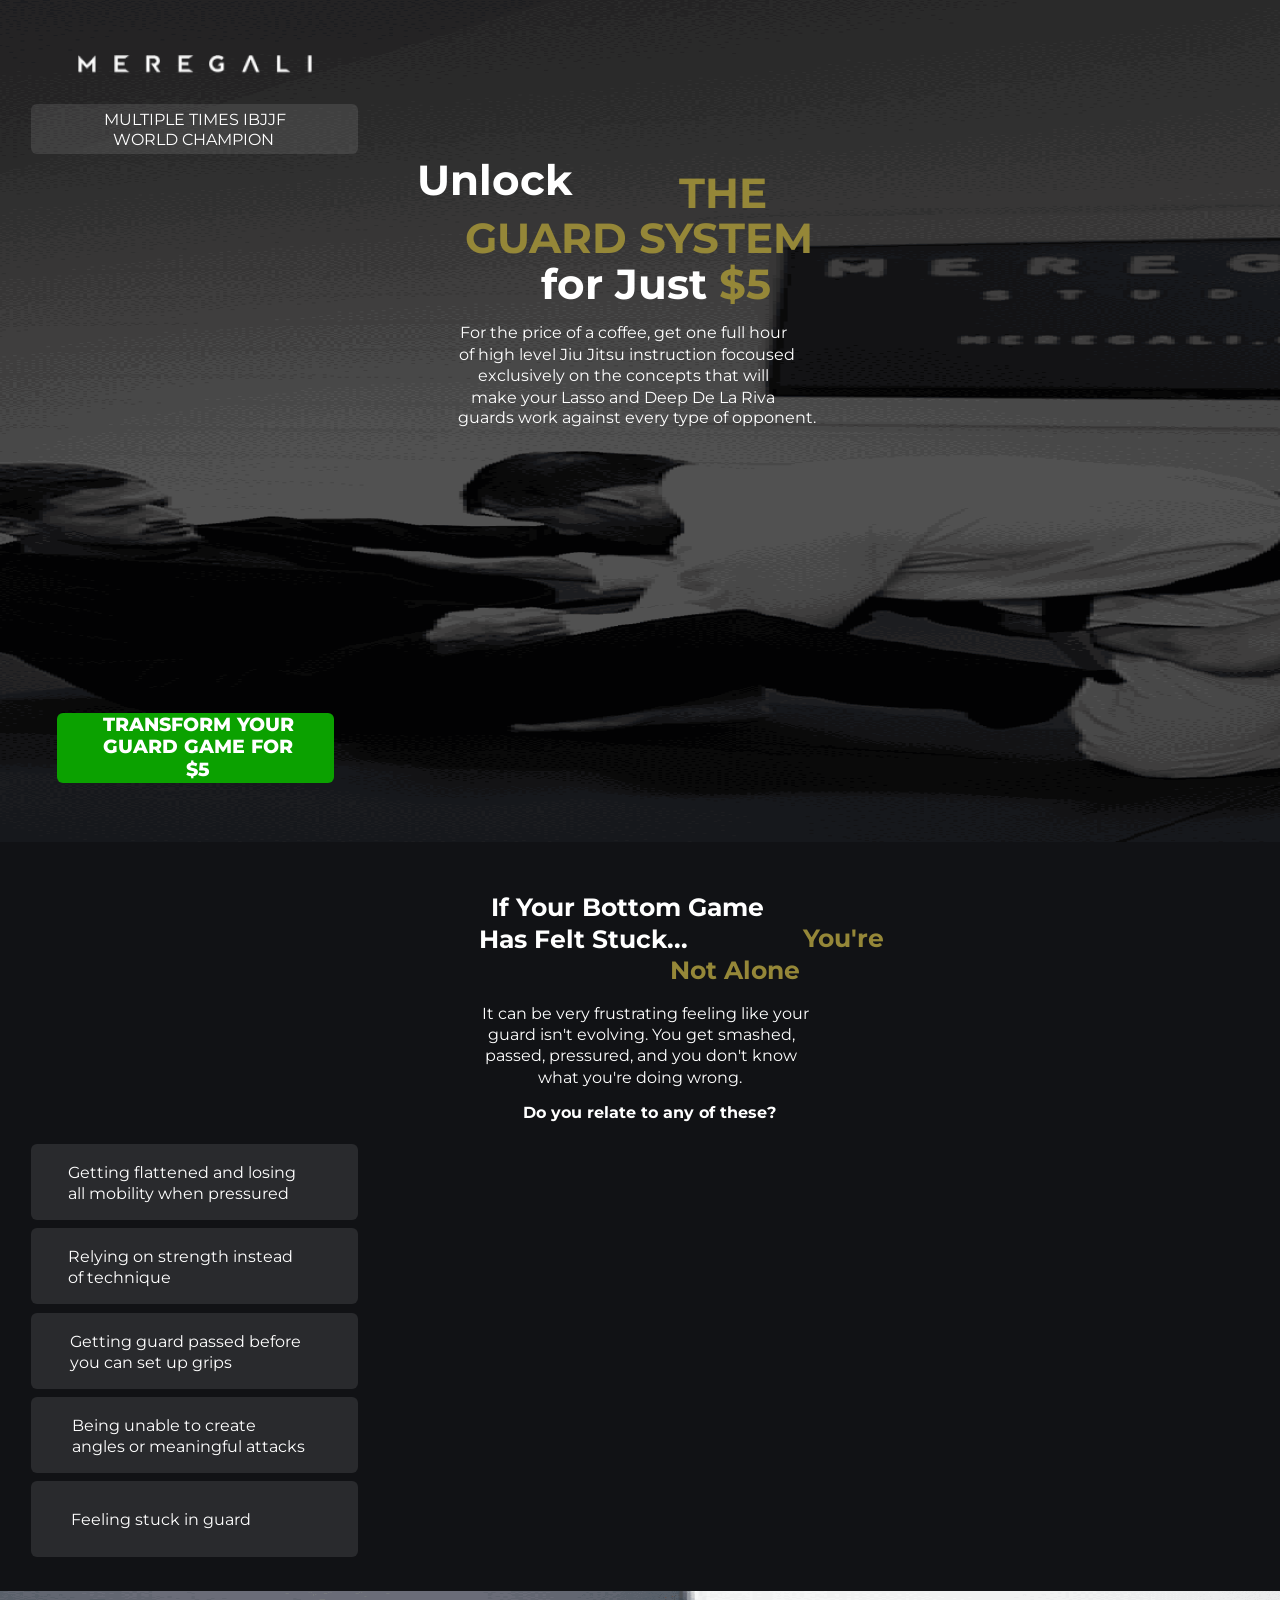
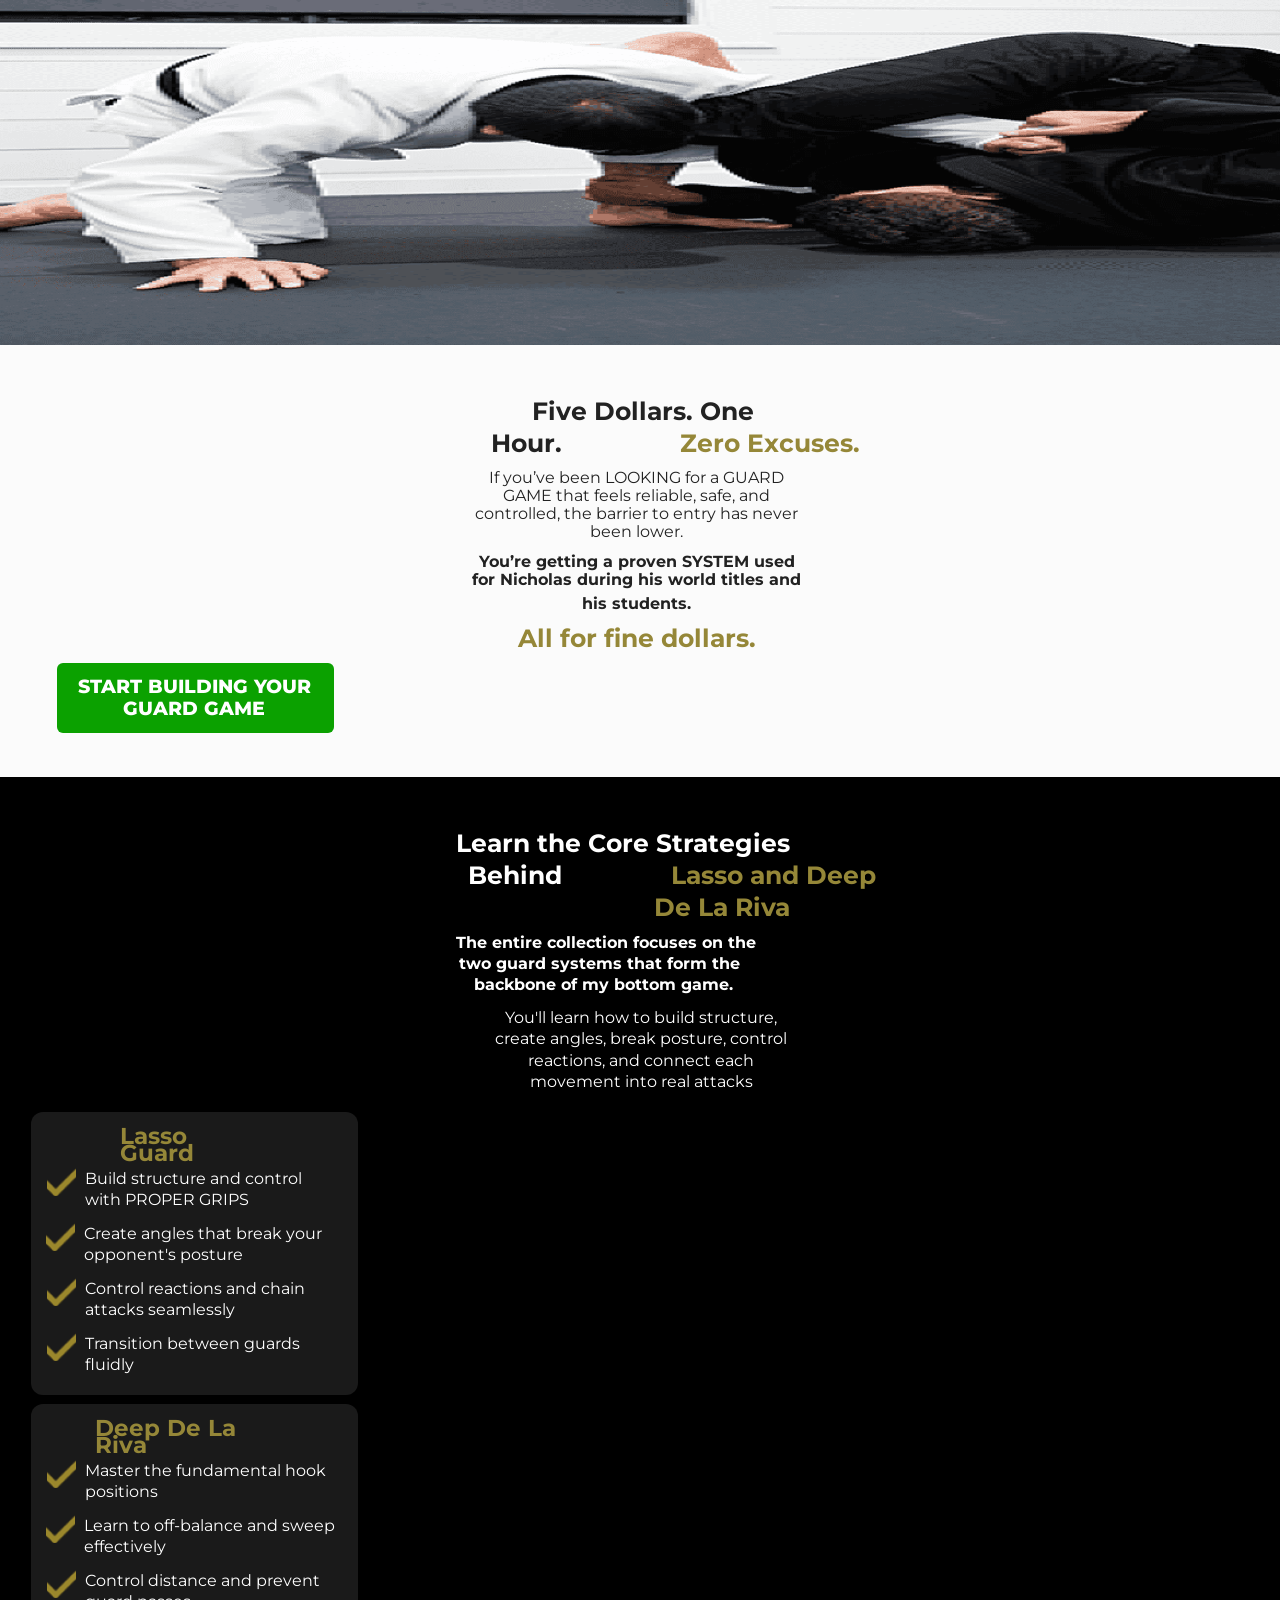
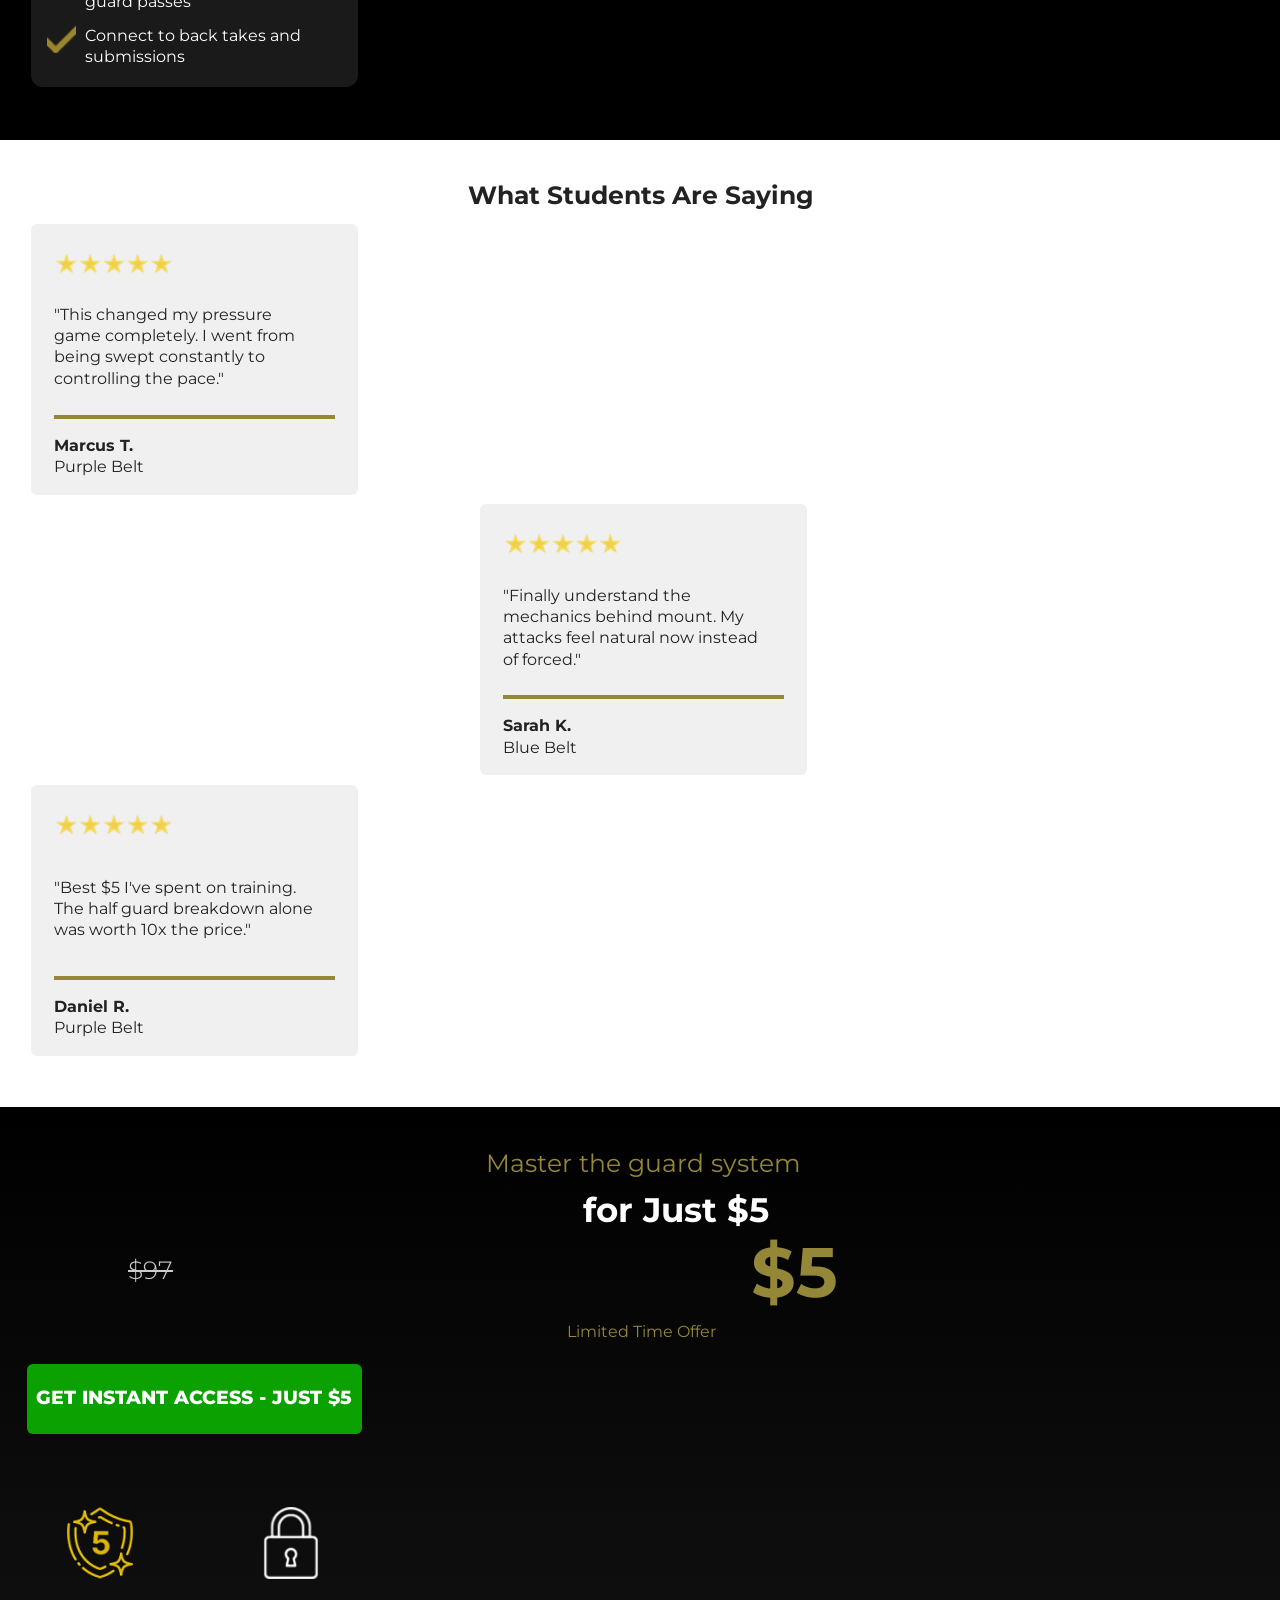
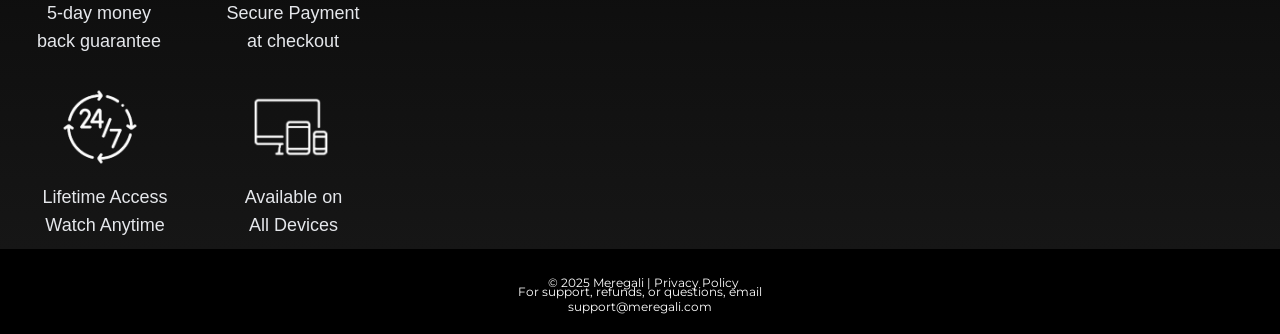
<file: bottom-game/index.html>
<!DOCTYPE html>
<html lang="en" data-redirect-timezone="1" dir="ltr"><head>
	<meta charset="utf-8">
	
	
	
	<!-- Start of headStart -->
    
    <!-- Snippet: xfLMQcrpP --><!-- Google Tag Manager -->

<!-- End Google Tag Manager --><!-- SnippetEnd: xfLMQcrpP --><!-- End of headStart -->
	<meta name="viewport" content="width=device-width">
	<meta name="generator" content="Framer 293632e">
	<title>Meregali</title>
    <meta name="description" content="This isn’t a collection of techniques, it’s a place to learn jiu-jitsu with structure, purpose, and clarity">
    <meta name="framer-search-index" content="https://framerusercontent.com/sites/7eYqqk7WEUElhVLI3Ok0OS/searchIndex-4mnp1vwad45J.json">
    <meta name="framer-search-index-fallback" content="https://framerusercontent.com/sites/7eYqqk7WEUElhVLI3Ok0OS/searchIndex-PoVAeLrtsJI5.json">
    <link href="../assets/default-favicon-light.v1.png" rel="icon" media="(prefers-color-scheme: light)">
    <link href="../assets/default-favicon-dark.v1.png" rel="icon" media="(prefers-color-scheme: dark)">
    <link rel="apple-touch-icon" href="../assets/default-touch-icon.v3.png">
    <!-- Open Graph / Facebook -->
    <meta property="og:type" content="website">
    <meta property="og:title" content="Meregali">
    <meta property="og:description" content="This isn’t a collection of techniques, it’s a place to learn jiu-jitsu with structure, purpose, and clarity">
    <!-- Twitter -->
    <meta name="twitter:card" content="summary_large_image">
    <meta name="twitter:title" content="Meregali">
    <meta name="twitter:description" content="This isn’t a collection of techniques, it’s a place to learn jiu-jitsu with structure, purpose, and clarity">
	
	
	
	<meta name="robots" content="max-image-preview:large"><link rel="canonical" href="https://lp.meregali.com/bottom-game"><meta property="og:url" content="https://lp.meregali.com/bottom-game"><!-- Start of headEnd -->
    
    <!-- End of headEnd -->
<link rel="stylesheet" href="styles.css"></head>
<body>
	
	<!-- Start of bodyStart -->
    
    <!-- Snippet: OP3WugyOW --><!-- Google Tag Manager (noscript) -->

<!-- End Google Tag Manager (noscript) --><!-- SnippetEnd: OP3WugyOW --><!-- End of bodyStart -->
	
	<div id="main" data-framer-hydrate-v2="{&quot;routeId&quot;:&quot;ksaD_kpwT&quot;,&quot;localeId&quot;:&quot;default&quot;,&quot;breakpoints&quot;:[{&quot;hash&quot;:&quot;1cxvsqq&quot;,&quot;mediaQuery&quot;:&quot;(min-width: 1440px)&quot;},{&quot;hash&quot;:&quot;ork759&quot;,&quot;mediaQuery&quot;:&quot;(max-width: 1439.98px)&quot;}]}" data-framer-ssr-released-at="2026-02-10T08:36:42.198Z" data-framer-page-optimized-at="2026-02-14T19:17:51.083Z" data-framer-generated-page=""><!--$--><div data-framer-root="" class="framer-DUZXi framer-1cxvsqq" style="min-height:100vh;width:auto"><div class="framer-15ga4cb hidden-ork759" data-framer-name="1920w light"><div class="framer-lqyye7" data-framer-name="Body paints"></div><div class="framer-1yvuj26" data-framer-name="Background"><div class="framer-1u2t3lx" data-framer-name="Image"><div style="position:absolute;border-radius:inherit;corner-shape:inherit;top:0;right:0;bottom:0;left:0" data-framer-background-image-wrapper="true"><img decoding="async" width="3840" height="1630" src="../assets/AuuRLBlTPGsMhxXV6tzz6cHNuAA.png" alt="" style="display:block;width:100%;height:100%;border-radius:inherit;corner-shape:inherit;object-position:center;object-fit:fill" data-framer-original-sizes="100vw"></div><div class="framer-gc488j" data-framer-name="Strong → Unlock&nbsp;" style="justify-content:center;transform:none" data-framer-component-type="RichTextContainer"><p dir="auto" style="--font-selector:R0Y7TW9udHNlcnJhdC03MDA=;--framer-font-family:&quot;Montserrat&quot;, &quot;Montserrat Placeholder&quot;, sans-serif;--framer-font-size:72px;--framer-font-weight:700;--framer-line-height:77px;--framer-text-alignment:center;--framer-text-color:rgb(149, 135, 56)" class="framer-text"><span style="--framer-text-color:rgb(255, 255, 255)" class="framer-text">Unlock&nbsp;</span>THE GUARD SYSTEM</p><p dir="auto" style="--font-selector:R0Y7TW9udHNlcnJhdC03MDA=;--framer-font-family:&quot;Montserrat&quot;, &quot;Montserrat Placeholder&quot;, sans-serif;--framer-font-size:72px;--framer-font-weight:700;--framer-line-height:77px;--framer-text-alignment:center;--framer-text-color:rgb(255, 255, 255)" class="framer-text">for Just&nbsp;<span style="--framer-text-color:rgb(149, 135, 56)" class="framer-text">$5</span></p></div><div class="framer-1sjxd2g" data-framer-name="7684973c-meregali-logo-1746557646_108f00t000000000000028.png"><div style="position:absolute;border-radius:inherit;corner-shape:inherit;top:0;right:0;bottom:0;left:0" data-framer-background-image-wrapper="true"><img decoding="async" width="1212" height="116" src="../assets/MKo4XB2qZB4YdGshyL3oHfTHJs.png" alt="" style="display:block;width:100%;height:100%;border-radius:inherit;corner-shape:inherit;object-position:center;object-fit:fill" data-framer-original-sizes="303px"></div></div><div class="framer-k9c6of" data-framer-name="Overlay"><div class="framer-1fiabes" data-framer-name="MULTIPLE TIMES IBJJF WORLD CHAMPION" style="justify-content:center;transform:none" data-framer-component-type="RichTextContainer"><p style="--font-selector:R0Y7TW9udHNlcnJhdC1yZWd1bGFy;--framer-font-family:&quot;Montserrat&quot;, &quot;Montserrat Placeholder&quot;, sans-serif;--framer-font-size:20px;--framer-line-height:26px;--framer-text-alignment:center;--framer-text-color:rgb(255, 255, 255)" class="framer-text">MULTIPLE TIMES </p><p style="--font-selector:R0Y7TW9udHNlcnJhdC1yZWd1bGFy;--framer-font-family:&quot;Montserrat&quot;, &quot;Montserrat Placeholder&quot;, sans-serif;--framer-font-size:20px;--framer-line-height:26px;--framer-text-alignment:center;--framer-text-color:rgb(255, 255, 255)" class="framer-text">IBJJF WORLD CHAMPION</p></div></div><!--$--><a class="framer-8yeyjb framer-2gyt0r" data-framer-name="Link" href="https://meregali.com/programs/bottom-game" target="_blank" rel="noopener"><div class="framer-9h1z51" data-framer-name="TRANSFORM YOUR GUARD GAME FOR $5" style="justify-content:center;transform:none" data-framer-component-type="RichTextContainer"><p style="--font-selector:R0Y7TW9udHNlcnJhdC04MDA=;--framer-font-family:&quot;Montserrat&quot;, &quot;Montserrat Placeholder&quot;, sans-serif;--framer-font-size:18px;--framer-font-weight:800;--framer-line-height:22px;--framer-text-alignment:center;--framer-text-color:rgb(255, 255, 255)" class="framer-text">TRANSFORM YOUR GUARD GAME FOR $9</p></div></a><!--/$--><div class="framer-1gpemow" data-framer-name="For the price of a coffee, get one full hour of high level Jiu Jitsu instruction (CLASSES OU INSTRUCTION) focused exclusively on the concepts that will make your Lasso and Deep De La Riva guards work against every type of opponent." style="justify-content:center;transform:none" data-framer-component-type="RichTextContainer"><p style="--font-selector:R0Y7TW9udHNlcnJhdC1yZWd1bGFy;--framer-font-family:&quot;Montserrat&quot;, &quot;Montserrat Placeholder&quot;, sans-serif;--framer-font-size:20px;--framer-line-height:26px;--framer-text-alignment:center;--framer-text-color:rgb(255, 255, 255)" class="framer-text">For the price of a coffee, get one full hour of high level Jiu Jitsu instruction  focused exclusively on the concepts that will make your Lasso and Deep De La Riva guards work against every type of opponent.</p></div></div><div class="framer-xgo49a" data-framer-name="Image"><div style="position:absolute;border-radius:inherit;corner-shape:inherit;top:0;right:0;bottom:0;left:0" data-framer-background-image-wrapper="true"><img decoding="async" width="3840" height="1740" src="../assets/bO7YHKUXSoA1SxixPwdm6HW3o.png" alt="" style="display:block;width:100%;height:100%;border-radius:inherit;corner-shape:inherit;object-position:center;object-fit:fill"></div></div><div class="framer-1sxjrsa" data-framer-name="Background"><div class="framer-1gxdf12" data-framer-name="Strong → All for five dollars." style="justify-content:center;transform:translateX(-50%)" data-framer-component-type="RichTextContainer"><p dir="auto" style="--font-selector:R0Y7TW9udHNlcnJhdC03MDA=;--framer-font-family:&quot;Montserrat&quot;, &quot;Montserrat Placeholder&quot;, sans-serif;--framer-font-size:36px;--framer-font-weight:700;--framer-line-height:45px;--framer-text-alignment:center;--framer-text-color:rgb(149, 135, 56)" class="framer-text">All for five dollars.</p></div></div><div class="framer-bbejj5" data-framer-name="Background"><div class="framer-ww1ygf" data-framer-name="Strong → The entire collection focuses on the two guard
systems that form the FOUNDATION of my
GUARD game." style="justify-content:center;transform:none" data-framer-component-type="RichTextContainer"><p style="--font-selector:R0Y7TW9udHNlcnJhdC03MDA=;--framer-font-family:&quot;Montserrat&quot;, &quot;Montserrat Placeholder&quot;, sans-serif;--framer-font-size:20px;--framer-font-weight:700;--framer-line-height:26px;--framer-text-color:rgb(255, 255, 255)" class="framer-text">The entire collection focuses on the two guard</p><p style="--font-selector:R0Y7TW9udHNlcnJhdC03MDA=;--framer-font-family:&quot;Montserrat&quot;, &quot;Montserrat Placeholder&quot;, sans-serif;--framer-font-size:20px;--framer-font-weight:700;--framer-line-height:26px;--framer-text-color:rgb(255, 255, 255)" class="framer-text">systems that form the FOUNDATION of my</p><p style="--font-selector:R0Y7TW9udHNlcnJhdC03MDA=;--framer-font-family:&quot;Montserrat&quot;, &quot;Montserrat Placeholder&quot;, sans-serif;--framer-font-size:20px;--framer-font-weight:700;--framer-line-height:26px;--framer-text-color:rgb(255, 255, 255)" class="framer-text">GUARD game.</p></div><div class="framer-1maumjg" data-framer-name="You'll learn how to build structure, create angles, break posture, control reactions, and connect each movement into real attacks." style="justify-content:center;transform:none" data-framer-component-type="RichTextContainer"><p style="--font-selector:R0Y7TW9udHNlcnJhdC1yZWd1bGFy;--framer-font-family:&quot;Montserrat&quot;, &quot;Montserrat Placeholder&quot;, sans-serif;--framer-font-size:20px;--framer-line-height:26px;--framer-text-color:rgb(255, 255, 255)" class="framer-text">You'll learn how to build structure, create angles,</p><p style="--font-selector:R0Y7TW9udHNlcnJhdC1yZWd1bGFy;--framer-font-family:&quot;Montserrat&quot;, &quot;Montserrat Placeholder&quot;, sans-serif;--framer-font-size:20px;--framer-line-height:26px;--framer-text-color:rgb(255, 255, 255)" class="framer-text">break posture, control reactions, and connect</p><p style="--font-selector:R0Y7TW9udHNlcnJhdC1yZWd1bGFy;--framer-font-family:&quot;Montserrat&quot;, &quot;Montserrat Placeholder&quot;, sans-serif;--framer-font-size:20px;--framer-line-height:26px;--framer-text-color:rgb(255, 255, 255)" class="framer-text">each movement into real attacks.</p></div><div class="framer-tbb5sm" data-framer-name="Strong → Learn the Core Strategies
Behind&nbsp;" style="justify-content:center;transform:none" data-framer-component-type="RichTextContainer"><p style="--font-selector:R0Y7TW9udHNlcnJhdC03MDA=;--framer-font-family:&quot;Montserrat&quot;, &quot;Montserrat Placeholder&quot;, sans-serif;--framer-font-size:36px;--framer-font-weight:700;--framer-line-height:45px;--framer-text-color:rgb(255, 255, 255)" class="framer-text">Learn the Core Strategies</p><p style="--font-selector:R0Y7TW9udHNlcnJhdC03MDA=;--framer-font-family:&quot;Montserrat&quot;, &quot;Montserrat Placeholder&quot;, sans-serif;--framer-font-size:36px;--framer-font-weight:700;--framer-line-height:45px;--framer-text-color:rgb(255, 255, 255)" class="framer-text">Behind&nbsp;</p></div><div class="framer-1owx8v1" data-framer-name="Lasso and Deep De" style="justify-content:center;transform:none" data-framer-component-type="RichTextContainer"><p style="--font-selector:R0Y7TW9udHNlcnJhdC03MDA=;--framer-font-family:&quot;Montserrat&quot;, &quot;Montserrat Placeholder&quot;, sans-serif;--framer-font-size:36px;--framer-font-weight:700;--framer-line-height:45px;--framer-text-color:rgb(149, 135, 56)" class="framer-text">Lasso and Deep</p></div><div class="framer-w1onbb" data-framer-name="La Riva" style="justify-content:center;transform:none" data-framer-component-type="RichTextContainer"><p style="--font-selector:R0Y7TW9udHNlcnJhdC03MDA=;--framer-font-family:&quot;Montserrat&quot;, &quot;Montserrat Placeholder&quot;, sans-serif;--framer-font-size:36px;--framer-font-weight:700;--framer-line-height:45px;--framer-text-color:rgb(149, 135, 56)" class="framer-text">De La Riva</p></div><div class="framer-u9vzgm" data-framer-name="Overlay"><div class="framer-6fuk0q" data-framer-name="Strong → Lasso Guard" style="justify-content:center;transform:none" data-framer-component-type="RichTextContainer"><p style="--font-selector:R0Y7TW9udHNlcnJhdC03MDA=;--framer-font-family:&quot;Montserrat&quot;, &quot;Montserrat Placeholder&quot;, sans-serif;--framer-font-size:28px;--framer-font-weight:700;--framer-line-height:26px;--framer-text-color:rgb(149, 135, 56)" class="framer-text">Lasso Guard</p></div><div class="framer-8fidkn" data-framer-name="Build structure and control with PROPER GRIPS" style="justify-content:center;transform:none" data-framer-component-type="RichTextContainer"><p style="--font-selector:R0Y7TW9udHNlcnJhdC1yZWd1bGFy;--framer-font-family:&quot;Montserrat&quot;, &quot;Montserrat Placeholder&quot;, sans-serif;--framer-font-size:20px;--framer-line-height:26px;--framer-text-color:rgb(255, 255, 255)" class="framer-text">Build structure and control with PROPER GRIPS</p></div><div class="framer-zf2m8l" data-framer-name="b4ee17ca-verificar_100z00p00p00p005000028.png"><div style="position:absolute;border-radius:inherit;corner-shape:inherit;top:0;right:0;bottom:0;left:0" data-framer-background-image-wrapper="true"><img decoding="async" loading="lazy" width="100" height="100" src="../assets/lGWEdON5aQ7ySegF6sESna9orMY.png" alt="" style="display:block;width:100%;height:100%;border-radius:inherit;corner-shape:inherit;object-position:center;object-fit:fill"></div></div><div class="framer-kiokl4" data-framer-name="Create angles that break your opponent's posture" style="justify-content:center;transform:none" data-framer-component-type="RichTextContainer"><p style="--font-selector:R0Y7TW9udHNlcnJhdC1yZWd1bGFy;--framer-font-family:&quot;Montserrat&quot;, &quot;Montserrat Placeholder&quot;, sans-serif;--framer-font-size:20px;--framer-line-height:26px;--framer-text-color:rgb(255, 255, 255)" class="framer-text">Create angles that break your opponent's posture</p></div><div class="framer-neglyw" data-framer-name="b4ee17ca-verificar_100z00p00p00p005000028.png"><div style="position:absolute;border-radius:inherit;corner-shape:inherit;top:0;right:0;bottom:0;left:0" data-framer-background-image-wrapper="true"><img decoding="async" loading="lazy" width="100" height="100" src="../assets/lGWEdON5aQ7ySegF6sESna9orMY.png" alt="" style="display:block;width:100%;height:100%;border-radius:inherit;corner-shape:inherit;object-position:center;object-fit:fill"></div></div><div class="framer-idcxdp" data-framer-name="Transition between guards fluidly" style="justify-content:center;transform:none" data-framer-component-type="RichTextContainer"><p style="--font-selector:R0Y7TW9udHNlcnJhdC1yZWd1bGFy;--framer-font-family:&quot;Montserrat&quot;, &quot;Montserrat Placeholder&quot;, sans-serif;--framer-font-size:20px;--framer-line-height:26px;--framer-text-color:rgb(255, 255, 255)" class="framer-text">Transition between guards fluidly</p></div><div class="framer-9j52n3" data-framer-name="b4ee17ca-verificar_100z00p00p00p005000028.png"><div style="position:absolute;border-radius:inherit;corner-shape:inherit;top:0;right:0;bottom:0;left:0" data-framer-background-image-wrapper="true"><img decoding="async" loading="lazy" width="100" height="100" src="../assets/lGWEdON5aQ7ySegF6sESna9orMY.png" alt="" style="display:block;width:100%;height:100%;border-radius:inherit;corner-shape:inherit;object-position:center;object-fit:fill"></div></div><div class="framer-s9osbq" data-framer-name="Control reactions and chain attacks seamlessly" style="justify-content:center;transform:none" data-framer-component-type="RichTextContainer"><p style="--font-selector:R0Y7TW9udHNlcnJhdC1yZWd1bGFy;--framer-font-family:&quot;Montserrat&quot;, &quot;Montserrat Placeholder&quot;, sans-serif;--framer-font-size:20px;--framer-line-height:26px;--framer-text-color:rgb(255, 255, 255)" class="framer-text">Control reactions and chain attacks seamlessly</p></div><div class="framer-1jdn81u" data-framer-name="b4ee17ca-verificar_100z00p00p00p005000028.png"><div style="position:absolute;border-radius:inherit;corner-shape:inherit;top:0;right:0;bottom:0;left:0" data-framer-background-image-wrapper="true"><img decoding="async" loading="lazy" width="100" height="100" src="../assets/lGWEdON5aQ7ySegF6sESna9orMY.png" alt="" style="display:block;width:100%;height:100%;border-radius:inherit;corner-shape:inherit;object-position:center;object-fit:fill"></div></div></div><div class="framer-1i8r0ie" data-framer-name="Overlay"><div class="framer-1jy76u6" data-framer-name="Strong → Deep De La Riva" style="justify-content:center;transform:none" data-framer-component-type="RichTextContainer"><p style="--font-selector:R0Y7TW9udHNlcnJhdC03MDA=;--framer-font-family:&quot;Montserrat&quot;, &quot;Montserrat Placeholder&quot;, sans-serif;--framer-font-size:28px;--framer-font-weight:700;--framer-line-height:26px;--framer-text-color:rgb(149, 135, 56)" class="framer-text">Deep De La Riva</p></div><div class="framer-10t27dq" data-framer-name="Master the fundamental hook positions" style="justify-content:center;transform:none" data-framer-component-type="RichTextContainer"><p style="--font-selector:R0Y7TW9udHNlcnJhdC1yZWd1bGFy;--framer-font-family:&quot;Montserrat&quot;, &quot;Montserrat Placeholder&quot;, sans-serif;--framer-font-size:20px;--framer-line-height:26px;--framer-text-color:rgb(255, 255, 255)" class="framer-text">Master the fundamental hook positions</p></div><div class="framer-iv3m22" data-framer-name="b4ee17ca-verificar_100z00p00p00p005000028.png"><div style="position:absolute;border-radius:inherit;corner-shape:inherit;top:0;right:0;bottom:0;left:0" data-framer-background-image-wrapper="true"><img decoding="async" loading="lazy" width="100" height="100" src="../assets/lGWEdON5aQ7ySegF6sESna9orMY.png" alt="" style="display:block;width:100%;height:100%;border-radius:inherit;corner-shape:inherit;object-position:center;object-fit:fill"></div></div><div class="framer-20yna1" data-framer-name="Learn to off-balance and sweep effectively" style="justify-content:center;transform:none" data-framer-component-type="RichTextContainer"><p style="--font-selector:R0Y7TW9udHNlcnJhdC1yZWd1bGFy;--framer-font-family:&quot;Montserrat&quot;, &quot;Montserrat Placeholder&quot;, sans-serif;--framer-font-size:20px;--framer-line-height:26px;--framer-text-color:rgb(255, 255, 255)" class="framer-text">Learn to off-balance and sweep effectively</p></div><div class="framer-16jsdqq" data-framer-name="b4ee17ca-verificar_100z00p00p00p005000028.png"><div style="position:absolute;border-radius:inherit;corner-shape:inherit;top:0;right:0;bottom:0;left:0" data-framer-background-image-wrapper="true"><img decoding="async" loading="lazy" width="100" height="100" src="../assets/lGWEdON5aQ7ySegF6sESna9orMY.png" alt="" style="display:block;width:100%;height:100%;border-radius:inherit;corner-shape:inherit;object-position:center;object-fit:fill"></div></div><div class="framer-1qs8hio" data-framer-name="Connect to back takes and submissions" style="justify-content:center;transform:none" data-framer-component-type="RichTextContainer"><p style="--font-selector:R0Y7TW9udHNlcnJhdC1yZWd1bGFy;--framer-font-family:&quot;Montserrat&quot;, &quot;Montserrat Placeholder&quot;, sans-serif;--framer-font-size:20px;--framer-line-height:26px;--framer-text-color:rgb(255, 255, 255)" class="framer-text">Connect to back takes and submissions</p></div><div class="framer-1fw8ry7" data-framer-name="b4ee17ca-verificar_100z00p00p00p005000028.png"><div style="position:absolute;border-radius:inherit;corner-shape:inherit;top:0;right:0;bottom:0;left:0" data-framer-background-image-wrapper="true"><img decoding="async" loading="lazy" width="100" height="100" src="../assets/lGWEdON5aQ7ySegF6sESna9orMY.png" alt="" style="display:block;width:100%;height:100%;border-radius:inherit;corner-shape:inherit;object-position:center;object-fit:fill"></div></div><div class="framer-v5lbz" data-framer-name="Control distance and prevent guard passes" style="justify-content:center;transform:none" data-framer-component-type="RichTextContainer"><p style="--font-selector:R0Y7TW9udHNlcnJhdC1yZWd1bGFy;--framer-font-family:&quot;Montserrat&quot;, &quot;Montserrat Placeholder&quot;, sans-serif;--framer-font-size:20px;--framer-line-height:26px;--framer-text-color:rgb(255, 255, 255)" class="framer-text">Control distance and prevent guard passes</p></div><div class="framer-1sbja4l" data-framer-name="b4ee17ca-verificar_100z00p00p00p005000028.png"><div style="position:absolute;border-radius:inherit;corner-shape:inherit;top:0;right:0;bottom:0;left:0" data-framer-background-image-wrapper="true"><img decoding="async" loading="lazy" width="100" height="100" src="../assets/lGWEdON5aQ7ySegF6sESna9orMY.png" alt="" style="display:block;width:100%;height:100%;border-radius:inherit;corner-shape:inherit;object-position:center;object-fit:fill"></div></div></div></div><div class="framer-1d93edh" data-framer-name="Background"><div class="framer-55ppr5" data-framer-name="Strong → What Students Are Saying" style="justify-content:center;transform:none" data-framer-component-type="RichTextContainer"><p style="--font-selector:R0Y7TW9udHNlcnJhdC03MDA=;--framer-font-family:&quot;Montserrat&quot;, &quot;Montserrat Placeholder&quot;, sans-serif;--framer-font-size:36px;--framer-font-weight:700;--framer-line-height:45px;--framer-text-alignment:center;--framer-text-color:rgb(34, 34, 34)" class="framer-text">What Students Are Saying</p></div><div class="framer-n8tlyg" data-framer-name="Background"><div class="framer-1gdoii1" data-framer-name="&quot;This changed my pressure game completely. I went from being swept constantly to controlling the pace.&quot;" style="justify-content:center;transform:none" data-framer-component-type="RichTextContainer"><p style="--font-selector:R0Y7TW9udHNlcnJhdC1yZWd1bGFy;--framer-font-family:&quot;Montserrat&quot;, &quot;Montserrat Placeholder&quot;, sans-serif;--framer-font-size:20px;--framer-line-height:26px;--framer-text-color:rgb(34, 34, 34)" class="framer-text">"This changed my pressure</p><p style="--font-selector:R0Y7TW9udHNlcnJhdC1yZWd1bGFy;--framer-font-family:&quot;Montserrat&quot;, &quot;Montserrat Placeholder&quot;, sans-serif;--framer-font-size:20px;--framer-line-height:26px;--framer-text-color:rgb(34, 34, 34)" class="framer-text">game completely. I went from</p><p style="--font-selector:R0Y7TW9udHNlcnJhdC1yZWd1bGFy;--framer-font-family:&quot;Montserrat&quot;, &quot;Montserrat Placeholder&quot;, sans-serif;--framer-font-size:20px;--framer-line-height:26px;--framer-text-color:rgb(34, 34, 34)" class="framer-text">being swept constantly to</p><p style="--font-selector:R0Y7TW9udHNlcnJhdC1yZWd1bGFy;--framer-font-family:&quot;Montserrat&quot;, &quot;Montserrat Placeholder&quot;, sans-serif;--framer-font-size:20px;--framer-line-height:26px;--framer-text-color:rgb(34, 34, 34)" class="framer-text">controlling the pace."</p></div><div class="framer-1u3ark0" data-framer-name="Background"></div><div class="framer-rzf2y5" data-framer-name="Strong → Marcus T." style="justify-content:center;transform:none" data-framer-component-type="RichTextContainer"><p style="--font-selector:R0Y7TW9udHNlcnJhdC03MDA=;--framer-font-family:&quot;Montserrat&quot;, &quot;Montserrat Placeholder&quot;, sans-serif;--framer-font-size:20px;--framer-font-weight:700;--framer-line-height:26px;--framer-text-color:rgb(34, 34, 34)" class="framer-text">Marcus T.</p><p style="--font-selector:R0Y7TW9udHNlcnJhdC1yZWd1bGFy;--framer-font-family:&quot;Montserrat&quot;, &quot;Montserrat Placeholder&quot;, sans-serif;--framer-font-size:20px;--framer-line-height:26px;--framer-text-color:rgb(34, 34, 34)" class="framer-text">Purple Belt</p></div><div class="framer-1u7lceb" data-framer-name="bdf89879-pngwing-com-1_104c00x000000000000028.png"><div style="position:absolute;border-radius:inherit;corner-shape:inherit;top:0;right:0;bottom:0;left:0" data-framer-background-image-wrapper="true"><img decoding="async" loading="lazy" width="624" height="132" src="../assets/1HPGpnCTty1sffIipDgczyNCzg.png" alt="" style="display:block;width:100%;height:100%;border-radius:inherit;corner-shape:inherit;object-position:center;object-fit:fill" data-framer-original-sizes="156px"></div></div></div><div class="framer-1azqs2a" data-framer-name="Background"><div class="framer-1csb0s2" data-framer-name="&quot;Best $5 I've spent on training. The half guard breakdown alone was worth 10x the price.&quot;" style="justify-content:center;transform:none" data-framer-component-type="RichTextContainer"><p dir="auto" style="--font-selector:R0Y7TW9udHNlcnJhdC1yZWd1bGFy;--framer-font-family:&quot;Montserrat&quot;, &quot;Montserrat Placeholder&quot;, sans-serif;--framer-font-size:20px;--framer-line-height:26px;--framer-text-color:rgb(34, 34, 34)" class="framer-text">"Best $5 I've spent on training.</p><p dir="auto" style="--font-selector:R0Y7TW9udHNlcnJhdC1yZWd1bGFy;--framer-font-family:&quot;Montserrat&quot;, &quot;Montserrat Placeholder&quot;, sans-serif;--framer-font-size:20px;--framer-line-height:26px;--framer-text-color:rgb(34, 34, 34)" class="framer-text">The half guard breakdown alone</p><p dir="auto" style="--font-selector:R0Y7TW9udHNlcnJhdC1yZWd1bGFy;--framer-font-family:&quot;Montserrat&quot;, &quot;Montserrat Placeholder&quot;, sans-serif;--framer-font-size:20px;--framer-line-height:26px;--framer-text-color:rgb(34, 34, 34)" class="framer-text">was worth 10x the price."</p></div><div class="framer-npfgpm" data-framer-name="Background"></div><div class="framer-ti3ymi" data-framer-name="Strong → Daniel R." style="justify-content:center;transform:none" data-framer-component-type="RichTextContainer"><p style="--font-selector:R0Y7TW9udHNlcnJhdC03MDA=;--framer-font-family:&quot;Montserrat&quot;, &quot;Montserrat Placeholder&quot;, sans-serif;--framer-font-size:20px;--framer-font-weight:700;--framer-line-height:26px;--framer-text-color:rgb(34, 34, 34)" class="framer-text">Daniel R.</p><p style="--font-selector:R0Y7TW9udHNlcnJhdC1yZWd1bGFy;--framer-font-family:&quot;Montserrat&quot;, &quot;Montserrat Placeholder&quot;, sans-serif;--framer-font-size:20px;--framer-line-height:26px;--framer-text-color:rgb(34, 34, 34)" class="framer-text">Purple Belt</p></div><div class="framer-9vjtih" data-framer-name="bdf89879-pngwing-com-1_104c00x000000000000028.png"><div style="position:absolute;border-radius:inherit;corner-shape:inherit;top:0;right:0;bottom:0;left:0" data-framer-background-image-wrapper="true"><img decoding="async" loading="lazy" width="624" height="132" src="../assets/1HPGpnCTty1sffIipDgczyNCzg.png" alt="" style="display:block;width:100%;height:100%;border-radius:inherit;corner-shape:inherit;object-position:center;object-fit:fill" data-framer-original-sizes="156px"></div></div></div><div class="framer-1g7fipv" data-framer-name="Background"><div class="framer-1jz2k8h" data-framer-name="&quot;Finally understand the mechanics behind mount. My attacks feel natural now instead of forced.&quot;" style="justify-content:center;transform:none" data-framer-component-type="RichTextContainer"><p style="--font-selector:R0Y7TW9udHNlcnJhdC1yZWd1bGFy;--framer-font-family:&quot;Montserrat&quot;, &quot;Montserrat Placeholder&quot;, sans-serif;--framer-font-size:20px;--framer-line-height:26px;--framer-text-color:rgb(34, 34, 34)" class="framer-text">"Finally understand the</p><p style="--font-selector:R0Y7TW9udHNlcnJhdC1yZWd1bGFy;--framer-font-family:&quot;Montserrat&quot;, &quot;Montserrat Placeholder&quot;, sans-serif;--framer-font-size:20px;--framer-line-height:26px;--framer-text-color:rgb(34, 34, 34)" class="framer-text">mechanics behind mount. My</p><p style="--font-selector:R0Y7TW9udHNlcnJhdC1yZWd1bGFy;--framer-font-family:&quot;Montserrat&quot;, &quot;Montserrat Placeholder&quot;, sans-serif;--framer-font-size:20px;--framer-line-height:26px;--framer-text-color:rgb(34, 34, 34)" class="framer-text">attacks feel natural now instead</p><p style="--font-selector:R0Y7TW9udHNlcnJhdC1yZWd1bGFy;--framer-font-family:&quot;Montserrat&quot;, &quot;Montserrat Placeholder&quot;, sans-serif;--framer-font-size:20px;--framer-line-height:26px;--framer-text-color:rgb(34, 34, 34)" class="framer-text">of forced."</p></div><div class="framer-1nx83f3" data-framer-name="Background"></div><div class="framer-1631eb2" data-framer-name="Strong → Sarah K." style="justify-content:center;transform:none" data-framer-component-type="RichTextContainer"><p style="--font-selector:R0Y7TW9udHNlcnJhdC03MDA=;--framer-font-family:&quot;Montserrat&quot;, &quot;Montserrat Placeholder&quot;, sans-serif;--framer-font-size:20px;--framer-font-weight:700;--framer-line-height:26px;--framer-text-color:rgb(34, 34, 34)" class="framer-text">Sarah K.</p><p style="--font-selector:R0Y7TW9udHNlcnJhdC1yZWd1bGFy;--framer-font-family:&quot;Montserrat&quot;, &quot;Montserrat Placeholder&quot;, sans-serif;--framer-font-size:20px;--framer-line-height:26px;--framer-text-color:rgb(34, 34, 34)" class="framer-text">Blue Belt</p></div><div class="framer-k80yq" data-framer-name="bdf89879-pngwing-com-1_104c00x000000000000028.png"><div style="position:absolute;border-radius:inherit;corner-shape:inherit;top:0;right:0;bottom:0;left:0" data-framer-background-image-wrapper="true"><img decoding="async" loading="lazy" width="624" height="132" src="../assets/1HPGpnCTty1sffIipDgczyNCzg.png" alt="" style="display:block;width:100%;height:100%;border-radius:inherit;corner-shape:inherit;object-position:center;object-fit:fill" data-framer-original-sizes="156px"></div></div></div></div><div class="framer-4tnls6" data-framer-name="Gradient"><div class="framer-15k19yj" data-framer-name="Master the guard system" style="justify-content:center;transform:none" data-framer-component-type="RichTextContainer"><p style="--font-selector:R0Y7TW9udHNlcnJhdC1yZWd1bGFy;--framer-font-family:&quot;Montserrat&quot;, &quot;Montserrat Placeholder&quot;, sans-serif;--framer-font-size:36px;--framer-line-height:45px;--framer-text-alignment:center;--framer-text-color:rgb(149, 135, 56)" class="framer-text">Master the guard system</p></div><div class="framer-b3b2u2" data-framer-name="Strong → for Just $5" style="justify-content:center;transform:none" data-framer-component-type="RichTextContainer"><p dir="auto" style="--font-selector:R0Y7TW9udHNlcnJhdC03MDA=;--framer-font-family:&quot;Montserrat&quot;, &quot;Montserrat Placeholder&quot;, sans-serif;--framer-font-size:48px;--framer-font-weight:700;--framer-line-height:34px;--framer-text-alignment:center;--framer-text-color:rgb(255, 255, 255)" class="framer-text">for Just $5</p></div><div class="framer-jn3aaf" data-framer-name="Limited Time Black Friday Offer" style="justify-content:center;transform:none" data-framer-component-type="RichTextContainer"><p style="--font-selector:R0Y7TW9udHNlcnJhdC1yZWd1bGFy;--framer-font-family:&quot;Montserrat&quot;, &quot;Montserrat Placeholder&quot;, sans-serif;--framer-font-size:20px;--framer-line-height:26px;--framer-text-alignment:center;--framer-text-color:rgb(149, 135, 56)" class="framer-text">Limited Time Offer</p></div><!--$--><a class="framer-bv9txd framer-2gyt0r" data-framer-name="Link" href="https://meregali.com/programs/bottom-game" target="_blank" rel="noopener"><div class="framer-j9lr0z" data-framer-name="GET INSTANT ACCESS - JUST $5" style="justify-content:center;transform:none" data-framer-component-type="RichTextContainer"><p dir="auto" style="--font-selector:R0Y7TW9udHNlcnJhdC04MDA=;--framer-font-family:&quot;Montserrat&quot;, &quot;Montserrat Placeholder&quot;, sans-serif;--framer-font-size:20px;--framer-font-weight:800;--framer-line-height:24px;--framer-text-alignment:center;--framer-text-color:rgb(255, 255, 255)" class="framer-text">GET INSTANT ACCESS - JUST $5</p></div></a><!--/$--><div class="framer-1sf0n6i" data-framer-name="Strikethrough → $97" style="justify-content:center;transform:none" data-framer-component-type="RichTextContainer"><p style="--font-selector:R0Y7TW9udHNlcnJhdC0zMDA=;--framer-font-family:&quot;Montserrat&quot;, &quot;Montserrat Placeholder&quot;, sans-serif;--framer-font-size:36px;--framer-font-weight:300;--framer-line-height:45px;--framer-text-alignment:center;--framer-text-color:rgb(204, 204, 204);--framer-text-decoration:line-through" class="framer-text">$97</p></div><div class="framer-asrr9u" data-framer-name="Strong → $5" style="justify-content:center;transform:none" data-framer-component-type="RichTextContainer"><p dir="auto" style="--font-selector:R0Y7TW9udHNlcnJhdC03MDA=;--framer-font-family:&quot;Montserrat&quot;, &quot;Montserrat Placeholder&quot;, sans-serif;--framer-font-size:100px;--framer-font-weight:700;--framer-line-height:34px;--framer-text-alignment:center;--framer-text-color:rgb(149, 135, 56)" class="framer-text">$5</p></div><div class="framer-1jeczbr" data-framer-name="Container"><div class="framer-q2vn3z" data-framer-name="5-day money back guarantee"><div style="position:absolute;border-radius:inherit;corner-shape:inherit;top:0;right:0;bottom:0;left:0" data-framer-background-image-wrapper="true"><img decoding="async" loading="lazy" width="320" height="320" src="../assets/nziIjZoz0GRxegfjjozvxcTmrnw.png" alt="" style="display:block;width:100%;height:100%;border-radius:inherit;corner-shape:inherit;object-position:center;object-fit:fill"></div></div><div class="framer-f8cje8" data-framer-name="5-day money" style="justify-content:center;transform:none" data-framer-component-type="RichTextContainer"><p style="--font-selector:R0Y7QXJpYWwtcmVndWxhcg==;--framer-font-family:&quot;Arial&quot;, &quot;Arial Placeholder&quot;, sans-serif;--framer-font-size:18px;--framer-line-height:28px;--framer-text-alignment:center;--framer-text-color:rgb(229, 231, 235)" class="framer-text">5-day money</p></div><div class="framer-rdsf6p" data-framer-name="Secure Payments"><div style="position:absolute;border-radius:inherit;corner-shape:inherit;top:0;right:0;bottom:0;left:0" data-framer-background-image-wrapper="true"><img decoding="async" loading="lazy" width="320" height="320" src="../assets/24n14DJywqUSpYZM2yFEyANIw.png" alt="" style="display:block;width:100%;height:100%;border-radius:inherit;corner-shape:inherit;object-position:center;object-fit:fill"></div></div><div class="framer-12mozfe" data-framer-name="Secure Payment" style="justify-content:center;transform:none" data-framer-component-type="RichTextContainer"><p style="--font-selector:R0Y7QXJpYWwtcmVndWxhcg==;--framer-font-family:&quot;Arial&quot;, &quot;Arial Placeholder&quot;, sans-serif;--framer-font-size:18px;--framer-line-height:28px;--framer-text-alignment:center;--framer-text-color:rgb(229, 231, 235)" class="framer-text">Secure Payment</p></div><div class="framer-hfzck4" data-framer-name="Lifetime Access Icon"><div style="position:absolute;border-radius:inherit;corner-shape:inherit;top:0;right:0;bottom:0;left:0" data-framer-background-image-wrapper="true"><img decoding="async" loading="lazy" width="320" height="320" src="../assets/cW8DNXF94Y1H01jtdX91ICktns.png" alt="" style="display:block;width:100%;height:100%;border-radius:inherit;corner-shape:inherit;object-position:center;object-fit:fill"></div></div><div class="framer-c4ectk" data-framer-name="Lifetime Access" style="justify-content:center;transform:none" data-framer-component-type="RichTextContainer"><p style="--font-selector:R0Y7QXJpYWwtcmVndWxhcg==;--framer-font-family:&quot;Arial&quot;, &quot;Arial Placeholder&quot;, sans-serif;--framer-font-size:18px;--framer-line-height:28px;--framer-text-alignment:center;--framer-text-color:rgb(229, 231, 235)" class="framer-text">Lifetime Access</p></div><div class="framer-18i75v" data-framer-name="Available on All Devices"><div style="position:absolute;border-radius:inherit;corner-shape:inherit;top:0;right:0;bottom:0;left:0" data-framer-background-image-wrapper="true"><img decoding="async" loading="lazy" width="320" height="320" src="../assets/s9eQC88AHwmK73v3rceZmyvxm4.png" alt="" style="display:block;width:100%;height:100%;border-radius:inherit;corner-shape:inherit;object-position:center;object-fit:fill"></div></div><div class="framer-8vvyux" data-framer-name="Available on" style="justify-content:center;transform:none" data-framer-component-type="RichTextContainer"><p style="--font-selector:R0Y7QXJpYWwtcmVndWxhcg==;--framer-font-family:&quot;Arial&quot;, &quot;Arial Placeholder&quot;, sans-serif;--framer-font-size:18px;--framer-line-height:28px;--framer-text-alignment:center;--framer-text-color:rgb(229, 231, 235)" class="framer-text">Available on</p></div></div></div><div class="framer-r0n8fw" data-framer-name="Background"><div class="framer-1ii2uxe" data-framer-name="© 2025 Meregali | Privacy Policy For support, refunds, or questions, email support@meregali.com" style="justify-content:center;transform:none" data-framer-component-type="RichTextContainer"><p style="--font-selector:R0Y7TW9udHNlcnJhdC1yZWd1bGFy;--framer-font-family:&quot;Montserrat&quot;, &quot;Montserrat Placeholder&quot;, sans-serif;--framer-font-size:14px;--framer-line-height:22px;--framer-text-alignment:center;--framer-text-color:rgb(255, 255, 255)" class="framer-text">© 2025 Meregali | Privacy Policy</p><p style="--font-selector:R0Y7TW9udHNlcnJhdC1yZWd1bGFy;--framer-font-family:&quot;Montserrat&quot;, &quot;Montserrat Placeholder&quot;, sans-serif;--framer-font-size:14px;--framer-line-height:22px;--framer-text-alignment:center;--framer-text-color:rgb(255, 255, 255)" class="framer-text">For support, refunds, or questions, email support@meregali.com</p></div></div><div class="framer-1xui4z5" data-framer-name="Strong → If Your Bottom Game Has
Felt Stuck..." style="justify-content:center;transform:none" data-framer-component-type="RichTextContainer"><p style="--font-selector:R0Y7TW9udHNlcnJhdC03MDA=;--framer-font-family:&quot;Montserrat&quot;, &quot;Montserrat Placeholder&quot;, sans-serif;--framer-font-size:36px;--framer-font-weight:700;--framer-line-height:45px;--framer-text-color:rgb(255, 255, 255)" class="framer-text">If Your Bottom Game Has</p><p style="--font-selector:R0Y7TW9udHNlcnJhdC03MDA=;--framer-font-family:&quot;Montserrat&quot;, &quot;Montserrat Placeholder&quot;, sans-serif;--framer-font-size:36px;--framer-font-weight:700;--framer-line-height:45px;--framer-text-color:rgb(255, 255, 255)" class="framer-text">Felt Stuck...</p></div><div class="framer-lzr96p" data-framer-name="Strong → You're Not Alone" style="justify-content:center;transform:none" data-framer-component-type="RichTextContainer"><p style="--font-selector:R0Y7TW9udHNlcnJhdC03MDA=;--framer-font-family:&quot;Montserrat&quot;, &quot;Montserrat Placeholder&quot;, sans-serif;--framer-font-size:36px;--framer-font-weight:700;--framer-line-height:45px;--framer-text-color:rgb(149, 135, 56)" class="framer-text">You're Not Alone</p></div><div class="framer-ntkbi4" data-framer-name="Overlay"><div class="framer-phftm" data-framer-name="Getting flattened and losing all mobility when pressured" style="justify-content:center;transform:none" data-framer-component-type="RichTextContainer"><p style="--font-selector:R0Y7TW9udHNlcnJhdC1yZWd1bGFy;--framer-font-family:&quot;Montserrat&quot;, &quot;Montserrat Placeholder&quot;, sans-serif;--framer-font-size:20px;--framer-line-height:26px;--framer-text-color:rgb(255, 255, 255)" class="framer-text">Getting flattened and losing all mobility when</p><p style="--font-selector:R0Y7TW9udHNlcnJhdC1yZWd1bGFy;--framer-font-family:&quot;Montserrat&quot;, &quot;Montserrat Placeholder&quot;, sans-serif;--framer-font-size:20px;--framer-line-height:26px;--framer-text-color:rgb(255, 255, 255)" class="framer-text">pressured</p></div></div><div class="framer-hsredq" data-framer-name="It can be very frustrating feeling like your guard isn't evolving. You get smashed, passed, pressured, and you don't know what you're doing wrong." style="justify-content:center;transform:none" data-framer-component-type="RichTextContainer"><p style="--font-selector:R0Y7TW9udHNlcnJhdC1yZWd1bGFy;--framer-font-family:&quot;Montserrat&quot;, &quot;Montserrat Placeholder&quot;, sans-serif;--framer-font-size:20px;--framer-line-height:26px;--framer-text-color:rgb(255, 255, 255)" class="framer-text">It can be very frustrating feeling like your guard isn't</p><p style="--font-selector:R0Y7TW9udHNlcnJhdC1yZWd1bGFy;--framer-font-family:&quot;Montserrat&quot;, &quot;Montserrat Placeholder&quot;, sans-serif;--framer-font-size:20px;--framer-line-height:26px;--framer-text-color:rgb(255, 255, 255)" class="framer-text">evolving. You get smashed, passed, pressured, and</p><p style="--font-selector:R0Y7TW9udHNlcnJhdC1yZWd1bGFy;--framer-font-family:&quot;Montserrat&quot;, &quot;Montserrat Placeholder&quot;, sans-serif;--framer-font-size:20px;--framer-line-height:26px;--framer-text-color:rgb(255, 255, 255)" class="framer-text">you don't know what you're doing wrong.</p></div><div class="framer-z8xlwq" data-framer-name="Strong → Do you relate to any of these?" style="justify-content:center;transform:none" data-framer-component-type="RichTextContainer"><p style="--font-selector:R0Y7TW9udHNlcnJhdC03MDA=;--framer-font-family:&quot;Montserrat&quot;, &quot;Montserrat Placeholder&quot;, sans-serif;--framer-font-size:20px;--framer-font-weight:700;--framer-line-height:26px;--framer-text-color:rgb(255, 255, 255)" class="framer-text">Do you relate to any of these?</p></div><div class="framer-cjakox" data-framer-name="Strong → Five Dollars. One Hour.&nbsp;" style="justify-content:center;transform:none" data-framer-component-type="RichTextContainer"><p dir="auto" style="--font-selector:R0Y7TW9udHNlcnJhdC03MDA=;--framer-font-family:&quot;Montserrat&quot;, &quot;Montserrat Placeholder&quot;, sans-serif;--framer-font-size:36px;--framer-font-weight:700;--framer-line-height:45px;--framer-text-alignment:center;--framer-text-color:rgb(34, 34, 34)" class="framer-text">Five Dollars. One Hour.&nbsp;<span style="--framer-text-color:rgb(149, 135, 56)" class="framer-text">Zero Excuses.</span></p></div><div class="framer-akqc27" data-framer-name="If you’ve been LOOKING for a GUARD GAME that feels reliable, safe, and" style="justify-content:center;transform:none" data-framer-component-type="RichTextContainer"><p style="--font-selector:R0Y7TW9udHNlcnJhdC1yZWd1bGFy;--framer-font-family:&quot;Montserrat&quot;, &quot;Montserrat Placeholder&quot;, sans-serif;--framer-font-size:20px;--framer-line-height:26px;--framer-text-alignment:center;--framer-text-color:rgb(34, 34, 34)" class="framer-text">If you’ve been LOOKING for a GUARD GAME that feels reliable, safe, and</p></div><div class="framer-qhn1u5" data-framer-name="controlled, the barrier to entry has never been lower." style="justify-content:center;transform:none" data-framer-component-type="RichTextContainer"><p style="--font-selector:R0Y7TW9udHNlcnJhdC1yZWd1bGFy;--framer-font-family:&quot;Montserrat&quot;, &quot;Montserrat Placeholder&quot;, sans-serif;--framer-font-size:20px;--framer-line-height:26px;--framer-text-alignment:center;--framer-text-color:rgb(34, 34, 34)" class="framer-text">controlled, the barrier to entry has never been lower.</p></div><div class="framer-hpnetm" data-framer-name="Strong"><div class="framer-1mit3cw" data-framer-name="You’re getting a proven SYSTEM used for Nicholas during his world" style="justify-content:center;transform:none" data-framer-component-type="RichTextContainer"><p style="--font-selector:R0Y7TW9udHNlcnJhdC03MDA=;--framer-font-family:&quot;Montserrat&quot;, &quot;Montserrat Placeholder&quot;, sans-serif;--framer-font-size:20px;--framer-font-weight:700;--framer-line-height:26px;--framer-text-alignment:center;--framer-text-color:rgb(34, 34, 34)" class="framer-text">You’re getting a proven SYSTEM used for Nicholas during his world</p></div><div class="framer-w0z4vc" data-framer-name="titles and his students." style="justify-content:center;transform:none" data-framer-component-type="RichTextContainer"><p style="--font-selector:R0Y7TW9udHNlcnJhdC03MDA=;--framer-font-family:&quot;Montserrat&quot;, &quot;Montserrat Placeholder&quot;, sans-serif;--framer-font-size:20px;--framer-font-weight:700;--framer-line-height:26px;--framer-text-alignment:center;--framer-text-color:rgb(34, 34, 34)" class="framer-text">titles and his students.</p></div></div><div class="framer-1covhbs" data-framer-name="Overlay"><div class="framer-uc3nqu" data-framer-name="Relying on strength instead of technique" style="justify-content:center;transform:none" data-framer-component-type="RichTextContainer"><p style="--font-selector:R0Y7TW9udHNlcnJhdC1yZWd1bGFy;--framer-font-family:&quot;Montserrat&quot;, &quot;Montserrat Placeholder&quot;, sans-serif;--framer-font-size:20px;--framer-line-height:26px;--framer-text-color:rgb(255, 255, 255)" class="framer-text">Relying on strength instead of technique</p></div></div><div class="framer-km46ev" data-framer-name="Overlay"><div class="framer-1jh5z6k" data-framer-name="Getting guard passed before you can set up grips" style="justify-content:center;transform:none" data-framer-component-type="RichTextContainer"><p style="--font-selector:R0Y7TW9udHNlcnJhdC1yZWd1bGFy;--framer-font-family:&quot;Montserrat&quot;, &quot;Montserrat Placeholder&quot;, sans-serif;--framer-font-size:20px;--framer-line-height:26px;--framer-text-color:rgb(255, 255, 255)" class="framer-text">Getting guard passed before you can set up</p><p style="--font-selector:R0Y7TW9udHNlcnJhdC1yZWd1bGFy;--framer-font-family:&quot;Montserrat&quot;, &quot;Montserrat Placeholder&quot;, sans-serif;--framer-font-size:20px;--framer-line-height:26px;--framer-text-color:rgb(255, 255, 255)" class="framer-text">grips</p></div></div><div class="framer-1odtbjf" data-framer-name="Overlay"><div class="framer-b1pkk0" data-framer-name="Being unable to create angles or meaningful attacks" style="justify-content:center;transform:none" data-framer-component-type="RichTextContainer"><p style="--font-selector:R0Y7TW9udHNlcnJhdC1yZWd1bGFy;--framer-font-family:&quot;Montserrat&quot;, &quot;Montserrat Placeholder&quot;, sans-serif;--framer-font-size:20px;--framer-line-height:26px;--framer-text-color:rgb(255, 255, 255)" class="framer-text">Being unable to create angles or meaningful</p><p style="--font-selector:R0Y7TW9udHNlcnJhdC1yZWd1bGFy;--framer-font-family:&quot;Montserrat&quot;, &quot;Montserrat Placeholder&quot;, sans-serif;--framer-font-size:20px;--framer-line-height:26px;--framer-text-color:rgb(255, 255, 255)" class="framer-text">attacks</p></div></div><div class="framer-10y33ye" data-framer-name="Overlay"><div class="framer-1l7gdbb" data-framer-name="Feeling stuck in guard" style="justify-content:center;transform:none" data-framer-component-type="RichTextContainer"><p style="--font-selector:R0Y7TW9udHNlcnJhdC1yZWd1bGFy;--framer-font-family:&quot;Montserrat&quot;, &quot;Montserrat Placeholder&quot;, sans-serif;--framer-font-size:20px;--framer-line-height:26px;--framer-text-color:rgb(255, 255, 255)" class="framer-text">Feeling stuck in guard</p></div></div><!--$--><a class="framer-1492l58 framer-2gyt0r" data-framer-name="Link" href="https://meregali.com/programs/bottom-game" target="_blank" rel="noopener"><div class="framer-11tzfat" data-framer-name="START BUILDING YOUR GUARD GAME" style="justify-content:center;transform:none" data-framer-component-type="RichTextContainer"><p style="--font-selector:R0Y7TW9udHNlcnJhdC04MDA=;--framer-font-family:&quot;Montserrat&quot;, &quot;Montserrat Placeholder&quot;, sans-serif;--framer-font-size:18px;--framer-font-weight:800;--framer-line-height:22px;--framer-text-alignment:center;--framer-text-color:rgb(255, 255, 255)" class="framer-text">START BUILDING YOUR GUARD GAME</p></div></a><!--/$--></div></div><div class="framer-79a1r hidden-1cxvsqq" data-framer-name="390w light"><div class="framer-9efmtl" data-framer-name="Body paints"></div><div class="framer-qopunq" data-framer-name="Background"><div class="ssr-variant hidden-ork759"><div class="framer-1yidlfj" data-framer-name="Image"><div style="position:absolute;border-radius:inherit;corner-shape:inherit;top:0;right:0;bottom:0;left:0" data-framer-background-image-wrapper="true"><img decoding="async" width="1560" height="3368" src="../assets/7g8yRNlc3Z1TR34WlMWJ7cZiO4.png" alt="" style="display:block;width:100%;height:100%;border-radius:inherit;corner-shape:inherit;object-position:center;object-fit:fill" data-framer-original-sizes=""></div><div class="framer-1b0o1yr" data-framer-name="Strong → for Just&nbsp;" style="justify-content:center;transform:none" data-framer-component-type="RichTextContainer"><p dir="auto" style="--font-selector:R0Y7TW9udHNlcnJhdC03MDA=;--framer-font-family:&quot;Montserrat&quot;, &quot;Montserrat Placeholder&quot;, sans-serif;--framer-font-size:42.1px;--framer-font-weight:700;--framer-line-height:26.3px;--framer-text-alignment:center;--framer-text-color:rgb(255, 255, 255)" class="framer-text">for Just&nbsp;<span style="--framer-text-color:rgb(149, 135, 56)" class="framer-text">$5</span></p></div><div class="framer-1qaar3b" data-framer-name="and Deep De La Riva guards work against" style="justify-content:center;transform:none" data-framer-component-type="RichTextContainer"><p style="--font-selector:R0Y7TW9udHNlcnJhdC1yZWd1bGFy;--framer-font-family:&quot;Montserrat&quot;, &quot;Montserrat Placeholder&quot;, sans-serif;--framer-font-size:16.4px;--framer-line-height:17.4px;--framer-text-alignment:center;--framer-text-color:rgb(255, 255, 255)" class="framer-text">guards work against every type of opponent.</p></div><div class="framer-vmus2m" data-framer-name="For the price of a coffee, get one full hour" style="justify-content:center;transform:none" data-framer-component-type="RichTextContainer"><p style="--font-selector:R0Y7TW9udHNlcnJhdC1yZWd1bGFy;--framer-font-family:&quot;Montserrat&quot;, &quot;Montserrat Placeholder&quot;, sans-serif;--framer-font-size:16.4px;--framer-line-height:17.4px;--framer-text-alignment:center;--framer-text-color:rgb(255, 255, 255)" class="framer-text">For the price of a coffee, get one full hour</p></div><div class="framer-eclg3q" data-framer-name="of high level Jiu Jitsu instruction (CLASSES" style="justify-content:center;transform:none" data-framer-component-type="RichTextContainer"><p style="--font-selector:R0Y7TW9udHNlcnJhdC1yZWd1bGFy;--framer-font-family:&quot;Montserrat&quot;, &quot;Montserrat Placeholder&quot;, sans-serif;--framer-font-size:16.4px;--framer-line-height:17.4px;--framer-text-alignment:center;--framer-text-color:rgb(255, 255, 255)" class="framer-text">of high level Jiu Jitsu instruction focoused</p></div><div class="framer-4gtl3u" data-framer-name="OU INSTRUCTION) focused exclusively on" style="justify-content:center;transform:none" data-framer-component-type="RichTextContainer"><p style="--font-selector:R0Y7TW9udHNlcnJhdC1yZWd1bGFy;--framer-font-family:&quot;Montserrat&quot;, &quot;Montserrat Placeholder&quot;, sans-serif;--framer-font-size:16.4px;--framer-line-height:17.4px;--framer-text-alignment:center;--framer-text-color:rgb(255, 255, 255)" class="framer-text">exclusively on the concepts that will</p></div><div class="framer-1pi95ts" data-framer-name="the concepts that will make your Lasso" style="justify-content:center;transform:none" data-framer-component-type="RichTextContainer"><p style="--font-selector:R0Y7TW9udHNlcnJhdC1yZWd1bGFy;--framer-font-family:&quot;Montserrat&quot;, &quot;Montserrat Placeholder&quot;, sans-serif;--framer-font-size:16.4px;--framer-line-height:17.4px;--framer-text-alignment:center;--framer-text-color:rgb(255, 255, 255)" class="framer-text">make your Lasso and Deep De La Riva</p></div></div></div><div class="ssr-variant hidden-1cxvsqq"><div class="framer-1yidlfj" data-framer-name="Image"><div style="position:absolute;border-radius:inherit;corner-shape:inherit;top:0;right:0;bottom:0;left:0" data-framer-background-image-wrapper="true"><img decoding="async" width="1560" height="3368" src="../assets/7g8yRNlc3Z1TR34WlMWJ7cZiO4.png" alt="" style="display:block;width:100%;height:100%;border-radius:inherit;corner-shape:inherit;object-position:center;object-fit:fill" data-framer-original-sizes="100vw"></div><div class="framer-1b0o1yr" data-framer-name="Strong → for Just&nbsp;" style="justify-content:center;transform:none" data-framer-component-type="RichTextContainer"><p dir="auto" style="--font-selector:R0Y7TW9udHNlcnJhdC03MDA=;--framer-font-family:&quot;Montserrat&quot;, &quot;Montserrat Placeholder&quot;, sans-serif;--framer-font-size:42.1px;--framer-font-weight:700;--framer-line-height:26.3px;--framer-text-alignment:center;--framer-text-color:rgb(255, 255, 255)" class="framer-text">for Just&nbsp;<span style="--framer-text-color:rgb(149, 135, 56)" class="framer-text">$5</span></p></div><div class="framer-1qaar3b" data-framer-name="and Deep De La Riva guards work against" style="justify-content:center;transform:none" data-framer-component-type="RichTextContainer"><p style="--font-selector:R0Y7TW9udHNlcnJhdC1yZWd1bGFy;--framer-font-family:&quot;Montserrat&quot;, &quot;Montserrat Placeholder&quot;, sans-serif;--framer-font-size:16.4px;--framer-line-height:17.4px;--framer-text-alignment:center;--framer-text-color:rgb(255, 255, 255)" class="framer-text">guards work against every type of opponent.</p></div><div class="framer-vmus2m" data-framer-name="For the price of a coffee, get one full hour" style="justify-content:center;transform:none" data-framer-component-type="RichTextContainer"><p style="--font-selector:R0Y7TW9udHNlcnJhdC1yZWd1bGFy;--framer-font-family:&quot;Montserrat&quot;, &quot;Montserrat Placeholder&quot;, sans-serif;--framer-font-size:16.4px;--framer-line-height:17.4px;--framer-text-alignment:center;--framer-text-color:rgb(255, 255, 255)" class="framer-text">For the price of a coffee, get one full hour</p></div><div class="framer-eclg3q" data-framer-name="of high level Jiu Jitsu instruction (CLASSES" style="justify-content:center;transform:none" data-framer-component-type="RichTextContainer"><p style="--font-selector:R0Y7TW9udHNlcnJhdC1yZWd1bGFy;--framer-font-family:&quot;Montserrat&quot;, &quot;Montserrat Placeholder&quot;, sans-serif;--framer-font-size:16.4px;--framer-line-height:17.4px;--framer-text-alignment:center;--framer-text-color:rgb(255, 255, 255)" class="framer-text">of high level Jiu Jitsu instruction focoused</p></div><div class="framer-4gtl3u" data-framer-name="OU INSTRUCTION) focused exclusively on" style="justify-content:center;transform:none" data-framer-component-type="RichTextContainer"><p style="--font-selector:R0Y7TW9udHNlcnJhdC1yZWd1bGFy;--framer-font-family:&quot;Montserrat&quot;, &quot;Montserrat Placeholder&quot;, sans-serif;--framer-font-size:16.4px;--framer-line-height:17.4px;--framer-text-alignment:center;--framer-text-color:rgb(255, 255, 255)" class="framer-text">exclusively on the concepts that will</p></div><div class="framer-1pi95ts" data-framer-name="the concepts that will make your Lasso" style="justify-content:center;transform:none" data-framer-component-type="RichTextContainer"><p style="--font-selector:R0Y7TW9udHNlcnJhdC1yZWd1bGFy;--framer-font-family:&quot;Montserrat&quot;, &quot;Montserrat Placeholder&quot;, sans-serif;--framer-font-size:16.4px;--framer-line-height:17.4px;--framer-text-alignment:center;--framer-text-color:rgb(255, 255, 255)" class="framer-text">make your Lasso and Deep De La Riva</p></div></div></div><div class="ssr-variant hidden-ork759"><div class="framer-dra1nf" data-framer-name="Image"><div style="position:absolute;border-radius:inherit;corner-shape:inherit;top:0;right:0;bottom:0;left:0" data-framer-background-image-wrapper="true"><img decoding="async" width="1170" height="3312" src="../assets/r8FiNbMRRWdPzqyCJPHSm2yuAoM.png" alt="" style="display:block;width:100%;height:100%;border-radius:inherit;corner-shape:inherit;object-position:center;object-fit:fill" data-framer-original-sizes=""></div><div class="framer-vc17ht" data-framer-name="what you're doing wrong." style="justify-content:center;transform:none" data-framer-component-type="RichTextContainer"><p style="--font-selector:R0Y7TW9udHNlcnJhdC1yZWd1bGFy;--framer-font-family:&quot;Montserrat&quot;, &quot;Montserrat Placeholder&quot;, sans-serif;--framer-font-size:16.4px;--framer-line-height:17.4px;--framer-text-alignment:center;--framer-text-color:rgb(255, 255, 255)" class="framer-text">what you're doing wrong.</p></div><div class="framer-1ctua2r" data-framer-name="Strong → Do you relate to any of these?" style="justify-content:center;transform:none" data-framer-component-type="RichTextContainer"><p style="--font-selector:R0Y7TW9udHNlcnJhdC03MDA=;--framer-font-family:&quot;Montserrat&quot;, &quot;Montserrat Placeholder&quot;, sans-serif;--framer-font-size:16.4px;--framer-font-weight:700;--framer-line-height:17.4px;--framer-text-alignment:center;--framer-text-color:rgb(255, 255, 255)" class="framer-text">Do you relate to any of these?</p></div></div></div><div class="ssr-variant hidden-1cxvsqq"><div class="framer-dra1nf" data-framer-name="Image"><div style="position:absolute;border-radius:inherit;corner-shape:inherit;top:0;right:0;bottom:0;left:0" data-framer-background-image-wrapper="true"><img decoding="async" width="1170" height="3312" src="../assets/r8FiNbMRRWdPzqyCJPHSm2yuAoM.png" alt="" style="display:block;width:100%;height:100%;border-radius:inherit;corner-shape:inherit;object-position:center;object-fit:fill" data-framer-original-sizes="100vw"></div><div class="framer-vc17ht" data-framer-name="what you're doing wrong." style="justify-content:center;transform:none" data-framer-component-type="RichTextContainer"><p style="--font-selector:R0Y7TW9udHNlcnJhdC1yZWd1bGFy;--framer-font-family:&quot;Montserrat&quot;, &quot;Montserrat Placeholder&quot;, sans-serif;--framer-font-size:16.4px;--framer-line-height:17.4px;--framer-text-alignment:center;--framer-text-color:rgb(255, 255, 255)" class="framer-text">what you're doing wrong.</p></div><div class="framer-1ctua2r" data-framer-name="Strong → Do you relate to any of these?" style="justify-content:center;transform:none" data-framer-component-type="RichTextContainer"><p style="--font-selector:R0Y7TW9udHNlcnJhdC03MDA=;--framer-font-family:&quot;Montserrat&quot;, &quot;Montserrat Placeholder&quot;, sans-serif;--framer-font-size:16.4px;--framer-font-weight:700;--framer-line-height:17.4px;--framer-text-alignment:center;--framer-text-color:rgb(255, 255, 255)" class="framer-text">Do you relate to any of these?</p></div></div></div><div class="framer-1jwa3q0" data-framer-name="Background"><div class="framer-nbg362" data-framer-name="Five Dollars. One" style="justify-content:center;transform:none" data-framer-component-type="RichTextContainer"><p dir="auto" style="--font-selector:R0Y7TW9udHNlcnJhdC03MDA=;--framer-font-family:&quot;Montserrat&quot;, &quot;Montserrat Placeholder&quot;, sans-serif;--framer-font-size:25.2px;--framer-font-weight:700;--framer-line-height:22.13px;--framer-text-alignment:center;--framer-text-color:rgb(34, 34, 34)" class="framer-text">Five Dollars. One</p></div><div class="framer-1i6mk22" data-framer-name="Strong → All for five dollars." style="justify-content:center;transform:none" data-framer-component-type="RichTextContainer"><p dir="auto" style="--font-selector:R0Y7TW9udHNlcnJhdC03MDA=;--framer-font-family:&quot;Montserrat&quot;, &quot;Montserrat Placeholder&quot;, sans-serif;--framer-font-size:25.2px;--framer-font-weight:700;--framer-line-height:22.13px;--framer-text-alignment:center;--framer-text-color:rgb(149, 135, 56)" class="framer-text">All for fine dollars.</p></div><div class="framer-1b2fvh2" data-framer-name="If you’ve been LOOKING for a GUARD" style="justify-content:center;transform:none" data-framer-component-type="RichTextContainer"><p style="--font-selector:R0Y7TW9udHNlcnJhdC1yZWd1bGFy;--framer-font-family:&quot;Montserrat&quot;, &quot;Montserrat Placeholder&quot;, sans-serif;--framer-font-size:16.4px;--framer-line-height:17.4px;--framer-text-alignment:center;--framer-text-color:rgb(34, 34, 34)" class="framer-text">If you’ve been LOOKING for a GUARD</p></div><div class="framer-1y7g5tq" data-framer-name="GAME that feels reliable, safe, and" style="justify-content:center;transform:none" data-framer-component-type="RichTextContainer"><p style="--font-selector:R0Y7TW9udHNlcnJhdC1yZWd1bGFy;--framer-font-family:&quot;Montserrat&quot;, &quot;Montserrat Placeholder&quot;, sans-serif;--framer-font-size:16.4px;--framer-line-height:17.4px;--framer-text-alignment:center;--framer-text-color:rgb(34, 34, 34)" class="framer-text">GAME that feels reliable, safe, and</p></div><div class="framer-1x9i8xv" data-framer-name="controlled, the barrier to entry has never" style="justify-content:center;transform:none" data-framer-component-type="RichTextContainer"><p style="--font-selector:R0Y7TW9udHNlcnJhdC1yZWd1bGFy;--framer-font-family:&quot;Montserrat&quot;, &quot;Montserrat Placeholder&quot;, sans-serif;--framer-font-size:16.4px;--framer-line-height:17.4px;--framer-text-alignment:center;--framer-text-color:rgb(34, 34, 34)" class="framer-text">controlled, the barrier to entry has never</p></div><div class="framer-1t3z7ci" data-framer-name="been lower." style="justify-content:center;transform:none" data-framer-component-type="RichTextContainer"><p style="--font-selector:R0Y7TW9udHNlcnJhdC1yZWd1bGFy;--framer-font-family:&quot;Montserrat&quot;, &quot;Montserrat Placeholder&quot;, sans-serif;--framer-font-size:16.4px;--framer-line-height:17.4px;--framer-text-alignment:center;--framer-text-color:rgb(34, 34, 34)" class="framer-text">been lower.</p></div><div class="framer-3u3vsw" data-framer-name="You’re getting a proven SYSTEM used" style="justify-content:center;transform:none" data-framer-component-type="RichTextContainer"><p style="--font-selector:R0Y7TW9udHNlcnJhdC03MDA=;--framer-font-family:&quot;Montserrat&quot;, &quot;Montserrat Placeholder&quot;, sans-serif;--framer-font-size:16.4px;--framer-font-weight:700;--framer-line-height:17.4px;--framer-text-alignment:center;--framer-text-color:rgb(34, 34, 34)" class="framer-text">You’re getting a proven SYSTEM used</p></div><div class="framer-wxax86" data-framer-name="for Nicholas during his world titles and" style="justify-content:center;transform:none" data-framer-component-type="RichTextContainer"><p style="--font-selector:R0Y7TW9udHNlcnJhdC03MDA=;--framer-font-family:&quot;Montserrat&quot;, &quot;Montserrat Placeholder&quot;, sans-serif;--framer-font-size:16.4px;--framer-font-weight:700;--framer-line-height:17.4px;--framer-text-alignment:center;--framer-text-color:rgb(34, 34, 34)" class="framer-text">for Nicholas during his world titles and</p></div><div class="framer-1afbpar" data-framer-name="his students." style="justify-content:center;transform:none" data-framer-component-type="RichTextContainer"><p style="--font-selector:R0Y7TW9udHNlcnJhdC03MDA=;--framer-font-family:&quot;Montserrat&quot;, &quot;Montserrat Placeholder&quot;, sans-serif;--framer-font-size:16.4px;--framer-font-weight:700;--framer-line-height:17.4px;--framer-text-alignment:center;--framer-text-color:rgb(34, 34, 34)" class="framer-text">his students.</p></div></div><div class="framer-1iroyao" data-framer-name="Background"><div class="framer-a6weu1" data-framer-name="Strong"><div class="framer-cj6sja" data-framer-name="The entire collection focuses on the" style="justify-content:center;transform:none" data-framer-component-type="RichTextContainer"><p style="--font-selector:R0Y7TW9udHNlcnJhdC03MDA=;--framer-font-family:&quot;Montserrat&quot;, &quot;Montserrat Placeholder&quot;, sans-serif;--framer-font-size:16.4px;--framer-font-weight:700;--framer-line-height:17.4px;--framer-text-alignment:center;--framer-text-color:rgb(255, 255, 255)" class="framer-text">The entire collection focuses on the</p></div><div class="framer-1dn4uyk" data-framer-name="two guard systems that form the" style="justify-content:center;transform:none" data-framer-component-type="RichTextContainer"><p style="--font-selector:R0Y7TW9udHNlcnJhdC03MDA=;--framer-font-family:&quot;Montserrat&quot;, &quot;Montserrat Placeholder&quot;, sans-serif;--framer-font-size:16.4px;--framer-font-weight:700;--framer-line-height:17.4px;--framer-text-alignment:center;--framer-text-color:rgb(255, 255, 255)" class="framer-text">two guard systems that form the</p></div><div class="framer-1hdnigl" data-framer-name="backbone of my bottom game." style="justify-content:center;transform:none" data-framer-component-type="RichTextContainer"><p style="--font-selector:R0Y7TW9udHNlcnJhdC03MDA=;--framer-font-family:&quot;Montserrat&quot;, &quot;Montserrat Placeholder&quot;, sans-serif;--framer-font-size:16.4px;--framer-font-weight:700;--framer-line-height:17.4px;--framer-text-alignment:center;--framer-text-color:rgb(255, 255, 255)" class="framer-text">backbone of my bottom game.</p></div></div></div><div class="framer-1ukkkuc" data-framer-name="Background"><div class="framer-1gx9ngo" data-framer-name="Background"><div class="framer-apzo5g" data-framer-name="&quot;Finally understand the" style="justify-content:center;transform:none" data-framer-component-type="RichTextContainer"><p style="--font-selector:R0Y7TW9udHNlcnJhdC1yZWd1bGFy;--framer-font-family:&quot;Montserrat&quot;, &quot;Montserrat Placeholder&quot;, sans-serif;--framer-font-size:16.4px;--framer-line-height:17.4px;--framer-text-color:rgb(34, 34, 34)" class="framer-text">"Finally understand the</p></div><div class="framer-16faxx5" data-framer-name="mechanics behind mount. My" style="justify-content:center;transform:none" data-framer-component-type="RichTextContainer"><p style="--font-selector:R0Y7TW9udHNlcnJhdC1yZWd1bGFy;--framer-font-family:&quot;Montserrat&quot;, &quot;Montserrat Placeholder&quot;, sans-serif;--framer-font-size:16.4px;--framer-line-height:17.4px;--framer-text-color:rgb(34, 34, 34)" class="framer-text">mechanics behind mount. My</p></div><div class="framer-6qirdc" data-framer-name="attacks feel natural now instead" style="justify-content:center;transform:none" data-framer-component-type="RichTextContainer"><p style="--font-selector:R0Y7TW9udHNlcnJhdC1yZWd1bGFy;--framer-font-family:&quot;Montserrat&quot;, &quot;Montserrat Placeholder&quot;, sans-serif;--framer-font-size:16.4px;--framer-line-height:17.4px;--framer-text-color:rgb(34, 34, 34)" class="framer-text">attacks feel natural now instead</p></div><div class="framer-nikxud" data-framer-name="of forced.&quot;" style="justify-content:center;transform:none" data-framer-component-type="RichTextContainer"><p style="--font-selector:R0Y7TW9udHNlcnJhdC1yZWd1bGFy;--framer-font-family:&quot;Montserrat&quot;, &quot;Montserrat Placeholder&quot;, sans-serif;--framer-font-size:16.4px;--framer-line-height:17.4px;--framer-text-color:rgb(34, 34, 34)" class="framer-text">of forced."</p></div><div class="framer-zj7y79" data-framer-name="Background"></div><div class="framer-1ufvwf3" data-framer-name="Strong → Sarah K." style="justify-content:center;transform:none" data-framer-component-type="RichTextContainer"><p style="--font-selector:R0Y7TW9udHNlcnJhdC03MDA=;--framer-font-family:&quot;Montserrat&quot;, &quot;Montserrat Placeholder&quot;, sans-serif;--framer-font-size:16.4px;--framer-font-weight:700;--framer-line-height:17.4px;--framer-text-color:rgb(34, 34, 34)" class="framer-text">Sarah K.</p></div><div class="framer-lugpjr" data-framer-name="Blue Belt" style="justify-content:center;transform:none" data-framer-component-type="RichTextContainer"><p style="--font-selector:R0Y7TW9udHNlcnJhdC1yZWd1bGFy;--framer-font-family:&quot;Montserrat&quot;, &quot;Montserrat Placeholder&quot;, sans-serif;--framer-font-size:16.4px;--framer-line-height:17.4px;--framer-text-color:rgb(34, 34, 34)" class="framer-text">Blue Belt</p></div><div class="ssr-variant hidden-ork759"><div class="framer-b93sei" data-framer-name="bdf89879-pngwing-com-1_102x00m000000000000028.png"><div style="position:absolute;border-radius:inherit;corner-shape:inherit;top:0;right:0;bottom:0;left:0" data-framer-background-image-wrapper="true"><img decoding="async" width="492" height="104" src="../assets/LG0PnSFAl8bDr7AAhpJzhy0R94.png" alt="" style="display:block;width:100%;height:100%;border-radius:inherit;corner-shape:inherit;object-position:center;object-fit:fill"></div></div></div><div class="ssr-variant hidden-1cxvsqq"><div class="framer-b93sei" data-framer-name="bdf89879-pngwing-com-1_102x00m000000000000028.png"><div style="position:absolute;border-radius:inherit;corner-shape:inherit;top:0;right:0;bottom:0;left:0" data-framer-background-image-wrapper="true"><img decoding="async" loading="lazy" width="492" height="104" src="../assets/LG0PnSFAl8bDr7AAhpJzhy0R94.png" alt="" style="display:block;width:100%;height:100%;border-radius:inherit;corner-shape:inherit;object-position:center;object-fit:fill"></div></div></div></div></div><div class="framer-7344t2" data-framer-name="Gradient"><div class="framer-phnilf" data-framer-name="Master the guard system" style="justify-content:center;transform:none" data-framer-component-type="RichTextContainer"><p style="--font-selector:R0Y7TW9udHNlcnJhdC1yZWd1bGFy;--framer-font-family:&quot;Montserrat&quot;, &quot;Montserrat Placeholder&quot;, sans-serif;--framer-font-size:25.2px;--framer-line-height:22.13px;--framer-text-alignment:center;--framer-text-color:rgb(149, 135, 56)" class="framer-text">Master the guard system</p></div></div><div class="framer-180btcd" data-framer-name="Background"><div class="framer-7ksr5l" data-framer-name="© 2025 Meregali | Privacy Policy" style="justify-content:center;transform:none" data-framer-component-type="RichTextContainer"><p style="--font-selector:R0Y7TW9udHNlcnJhdC1yZWd1bGFy;--framer-font-family:&quot;Montserrat&quot;, &quot;Montserrat Placeholder&quot;, sans-serif;--framer-font-size:11.5px;--framer-line-height:14.73px;--framer-text-alignment:center;--framer-text-color:rgb(255, 255, 255)" class="framer-text">© 2025 Meregali | Privacy Policy</p></div></div><div class="ssr-variant hidden-ork759"><div class="framer-1vn9g5i" data-framer-name="7684973c-meregali-logo-1746557646_105k00j000000000000028.png"><div style="position:absolute;border-radius:inherit;corner-shape:inherit;top:0;right:0;bottom:0;left:0" data-framer-background-image-wrapper="true"><img decoding="async" width="936" height="92" src="../assets/Y3lNKJOeS4yLLX326qOnvcN0RwM.png" alt="" style="display:block;width:100%;height:100%;border-radius:inherit;corner-shape:inherit;object-position:center;object-fit:fill" data-framer-original-sizes="233.75px"></div></div></div><div class="ssr-variant hidden-1cxvsqq"><div class="framer-1vn9g5i" data-framer-name="7684973c-meregali-logo-1746557646_105k00j000000000000028.png"><div style="position:absolute;border-radius:inherit;corner-shape:inherit;top:0;right:0;bottom:0;left:0" data-framer-background-image-wrapper="true"><img decoding="async" width="936" height="92" src="../assets/Y3lNKJOeS4yLLX326qOnvcN0RwM.png" alt="" style="display:block;width:100%;height:100%;border-radius:inherit;corner-shape:inherit;object-position:center;object-fit:fill" data-framer-original-sizes="233.75px"></div></div></div><div class="framer-1uldyql" data-framer-name="Paragraph+Overlay"><div class="framer-127vpn0" data-framer-name="Getting flattened and losing" style="justify-content:center;transform:none" data-framer-component-type="RichTextContainer"><p style="--font-selector:R0Y7TW9udHNlcnJhdC1yZWd1bGFy;--framer-font-family:&quot;Montserrat&quot;, &quot;Montserrat Placeholder&quot;, sans-serif;--framer-font-size:16.4px;--framer-line-height:17.4px;--framer-text-color:rgb(255, 255, 255)" class="framer-text">Getting flattened and losing</p></div><div class="framer-nrj40z" data-framer-name="all mobility when pressured" style="justify-content:center;transform:none" data-framer-component-type="RichTextContainer"><p style="--font-selector:R0Y7TW9udHNlcnJhdC1yZWd1bGFy;--framer-font-family:&quot;Montserrat&quot;, &quot;Montserrat Placeholder&quot;, sans-serif;--framer-font-size:16.4px;--framer-line-height:17.4px;--framer-text-color:rgb(255, 255, 255)" class="framer-text">all mobility when pressured</p></div></div><div class="framer-g186bl" data-framer-name="Strong"><div class="framer-1qgrc32" data-framer-name="Hour.&nbsp;" style="justify-content:center;transform:none" data-framer-component-type="RichTextContainer"><p dir="auto" style="--font-selector:R0Y7TW9udHNlcnJhdC03MDA=;--framer-font-family:&quot;Montserrat&quot;, &quot;Montserrat Placeholder&quot;, sans-serif;--framer-font-size:25.2px;--framer-font-weight:700;--framer-line-height:22.13px;--framer-text-alignment:center;--framer-text-color:rgb(34, 34, 34)" class="framer-text">Hour.&nbsp;</p></div></div><div class="framer-1kizxuo" data-framer-name="Strong → Zero Excuses." style="justify-content:center;transform:none" data-framer-component-type="RichTextContainer"><p style="--font-selector:R0Y7TW9udHNlcnJhdC03MDA=;--framer-font-family:&quot;Montserrat&quot;, &quot;Montserrat Placeholder&quot;, sans-serif;--framer-font-size:25.2px;--framer-font-weight:700;--framer-line-height:22.13px;--framer-text-alignment:center;--framer-text-color:rgb(149, 135, 56)" class="framer-text">Zero Excuses.</p></div><div class="framer-1eo2ne" data-framer-name="Strong"></div><div class="framer-11q14je" data-framer-name="Strong → for Just $5" style="justify-content:center;transform:none" data-framer-component-type="RichTextContainer"><p dir="auto" style="--font-selector:R0Y7TW9udHNlcnJhdC03MDA=;--framer-font-family:&quot;Montserrat&quot;, &quot;Montserrat Placeholder&quot;, sans-serif;--framer-font-size:33.7px;--framer-font-weight:700;--framer-line-height:16.72px;--framer-text-alignment:center;--framer-text-color:rgb(255, 255, 255)" class="framer-text">for Just $5</p></div><div class="framer-1min99u" data-framer-name="Limited Time Black Friday Offer" style="justify-content:center;transform:none" data-framer-component-type="RichTextContainer"><p style="--font-selector:R0Y7TW9udHNlcnJhdC1yZWd1bGFy;--framer-font-family:&quot;Montserrat&quot;, &quot;Montserrat Placeholder&quot;, sans-serif;--framer-font-size:16.4px;--framer-line-height:17.4px;--framer-text-alignment:center;--framer-text-color:rgb(149, 135, 56)" class="framer-text">Limited Time Offer</p></div><!--$--><a class="framer-1rsm9z9 framer-2gyt0r" data-framer-name="Link" href="https://meregali.com/programs/bottom-game" target="_blank" rel="noopener"><div class="framer-65dbne" data-framer-name="GET INSTANT ACCESS - JUST $5" style="justify-content:center;transform:none" data-framer-component-type="RichTextContainer"><p dir="auto" style="--font-selector:R0Y7TW9udHNlcnJhdC04MDA=;--framer-font-family:&quot;Montserrat&quot;, &quot;Montserrat Placeholder&quot;, sans-serif;--framer-font-size:18.7px;--framer-font-weight:800;--framer-line-height:22.21px;--framer-text-alignment:center;--framer-text-color:rgb(255, 255, 255)" class="framer-text">GET INSTANT ACCESS - JUST $5</p></div></a><!--/$--><div class="framer-1em8xvs" data-framer-name="Container"><div class="framer-1op241s" data-framer-name="Container"><div class="ssr-variant hidden-ork759"><div class="framer-1w4dz6y" data-framer-name="5-day money back guarantee"><div style="position:absolute;border-radius:inherit;corner-shape:inherit;top:0;right:0;bottom:0;left:0" data-framer-background-image-wrapper="true"><img decoding="async" width="320" height="320" src="../assets/nziIjZoz0GRxegfjjozvxcTmrnw.png" alt="" style="display:block;width:100%;height:100%;border-radius:inherit;corner-shape:inherit;object-position:center;object-fit:fill"></div></div></div><div class="ssr-variant hidden-1cxvsqq"><div class="framer-1w4dz6y" data-framer-name="5-day money back guarantee"><div style="position:absolute;border-radius:inherit;corner-shape:inherit;top:0;right:0;bottom:0;left:0" data-framer-background-image-wrapper="true"><img decoding="async" loading="lazy" width="320" height="320" src="../assets/nziIjZoz0GRxegfjjozvxcTmrnw.png" alt="" style="display:block;width:100%;height:100%;border-radius:inherit;corner-shape:inherit;object-position:center;object-fit:fill"></div></div></div><div class="framer-12iyrot" data-framer-name="5-day money back guarantee" style="justify-content:center;transform:none" data-framer-component-type="RichTextContainer"><p style="--font-selector:R0Y7QXJpYWwtcmVndWxhcg==;--framer-font-family:&quot;Arial&quot;, &quot;Arial Placeholder&quot;, sans-serif;--framer-font-size:18px;--framer-line-height:28px;--framer-text-alignment:center;--framer-text-color:rgb(229, 231, 235)" class="framer-text">5-day money</p><p style="--font-selector:R0Y7QXJpYWwtcmVndWxhcg==;--framer-font-family:&quot;Arial&quot;, &quot;Arial Placeholder&quot;, sans-serif;--framer-font-size:18px;--framer-line-height:28px;--framer-text-alignment:center;--framer-text-color:rgb(229, 231, 235)" class="framer-text">back guarantee</p></div><div class="ssr-variant hidden-ork759"><div class="framer-zpnzet" data-framer-name="Secure Payments"><div style="position:absolute;border-radius:inherit;corner-shape:inherit;top:0;right:0;bottom:0;left:0" data-framer-background-image-wrapper="true"><img decoding="async" width="320" height="320" src="../assets/24n14DJywqUSpYZM2yFEyANIw.png" alt="" style="display:block;width:100%;height:100%;border-radius:inherit;corner-shape:inherit;object-position:center;object-fit:fill"></div></div></div><div class="ssr-variant hidden-1cxvsqq"><div class="framer-zpnzet" data-framer-name="Secure Payments"><div style="position:absolute;border-radius:inherit;corner-shape:inherit;top:0;right:0;bottom:0;left:0" data-framer-background-image-wrapper="true"><img decoding="async" loading="lazy" width="320" height="320" src="../assets/24n14DJywqUSpYZM2yFEyANIw.png" alt="" style="display:block;width:100%;height:100%;border-radius:inherit;corner-shape:inherit;object-position:center;object-fit:fill"></div></div></div><div class="framer-912k0j" data-framer-name="Secure Payment at checkout" style="justify-content:center;transform:none" data-framer-component-type="RichTextContainer"><p style="--font-selector:R0Y7QXJpYWwtcmVndWxhcg==;--framer-font-family:&quot;Arial&quot;, &quot;Arial Placeholder&quot;, sans-serif;--framer-font-size:18px;--framer-line-height:28px;--framer-text-alignment:center;--framer-text-color:rgb(229, 231, 235)" class="framer-text">Secure Payment</p><p style="--font-selector:R0Y7QXJpYWwtcmVndWxhcg==;--framer-font-family:&quot;Arial&quot;, &quot;Arial Placeholder&quot;, sans-serif;--framer-font-size:18px;--framer-line-height:28px;--framer-text-alignment:center;--framer-text-color:rgb(229, 231, 235)" class="framer-text">at checkout</p></div><div class="ssr-variant hidden-ork759"><div class="framer-1xh4ftu" data-framer-name="Lifetime Access Icon"><div style="position:absolute;border-radius:inherit;corner-shape:inherit;top:0;right:0;bottom:0;left:0" data-framer-background-image-wrapper="true"><img decoding="async" width="320" height="320" src="../assets/cW8DNXF94Y1H01jtdX91ICktns.png" alt="" style="display:block;width:100%;height:100%;border-radius:inherit;corner-shape:inherit;object-position:center;object-fit:fill"></div></div></div><div class="ssr-variant hidden-1cxvsqq"><div class="framer-1xh4ftu" data-framer-name="Lifetime Access Icon"><div style="position:absolute;border-radius:inherit;corner-shape:inherit;top:0;right:0;bottom:0;left:0" data-framer-background-image-wrapper="true"><img decoding="async" loading="lazy" width="320" height="320" src="../assets/cW8DNXF94Y1H01jtdX91ICktns.png" alt="" style="display:block;width:100%;height:100%;border-radius:inherit;corner-shape:inherit;object-position:center;object-fit:fill"></div></div></div><div class="framer-18fx4sw" data-framer-name="Lifetime Access Watch Anytime" style="justify-content:center;transform:none" data-framer-component-type="RichTextContainer"><p style="--font-selector:R0Y7QXJpYWwtcmVndWxhcg==;--framer-font-family:&quot;Arial&quot;, &quot;Arial Placeholder&quot;, sans-serif;--framer-font-size:18px;--framer-line-height:28px;--framer-text-alignment:center;--framer-text-color:rgb(229, 231, 235)" class="framer-text">Lifetime Access</p><p style="--font-selector:R0Y7QXJpYWwtcmVndWxhcg==;--framer-font-family:&quot;Arial&quot;, &quot;Arial Placeholder&quot;, sans-serif;--framer-font-size:18px;--framer-line-height:28px;--framer-text-alignment:center;--framer-text-color:rgb(229, 231, 235)" class="framer-text">Watch Anytime</p></div><div class="ssr-variant hidden-ork759"><div class="framer-tf3ro2" data-framer-name="Available on All Devices"><div style="position:absolute;border-radius:inherit;corner-shape:inherit;top:0;right:0;bottom:0;left:0" data-framer-background-image-wrapper="true"><img decoding="async" width="320" height="320" src="../assets/s9eQC88AHwmK73v3rceZmyvxm4.png" alt="" style="display:block;width:100%;height:100%;border-radius:inherit;corner-shape:inherit;object-position:center;object-fit:fill"></div></div></div><div class="ssr-variant hidden-1cxvsqq"><div class="framer-tf3ro2" data-framer-name="Available on All Devices"><div style="position:absolute;border-radius:inherit;corner-shape:inherit;top:0;right:0;bottom:0;left:0" data-framer-background-image-wrapper="true"><img decoding="async" loading="lazy" width="320" height="320" src="../assets/s9eQC88AHwmK73v3rceZmyvxm4.png" alt="" style="display:block;width:100%;height:100%;border-radius:inherit;corner-shape:inherit;object-position:center;object-fit:fill"></div></div></div><div class="framer-aj7d7g" data-framer-name="Available on All Devices" style="justify-content:center;transform:none" data-framer-component-type="RichTextContainer"><p style="--font-selector:R0Y7QXJpYWwtcmVndWxhcg==;--framer-font-family:&quot;Arial&quot;, &quot;Arial Placeholder&quot;, sans-serif;--framer-font-size:18px;--framer-line-height:28px;--framer-text-alignment:center;--framer-text-color:rgb(229, 231, 235)" class="framer-text">Available on</p><p style="--font-selector:R0Y7QXJpYWwtcmVndWxhcg==;--framer-font-family:&quot;Arial&quot;, &quot;Arial Placeholder&quot;, sans-serif;--framer-font-size:18px;--framer-line-height:28px;--framer-text-alignment:center;--framer-text-color:rgb(229, 231, 235)" class="framer-text">All Devices</p></div></div></div><div class="framer-1sf15et" data-framer-name="For support, refunds, or questions, email support@meregali.com" style="justify-content:center;transform:none" data-framer-component-type="RichTextContainer"><p style="--font-selector:R0Y7TW9udHNlcnJhdC1yZWd1bGFy;--framer-font-family:&quot;Montserrat&quot;, &quot;Montserrat Placeholder&quot;, sans-serif;--framer-font-size:11.5px;--framer-line-height:14.73px;--framer-text-alignment:center;--framer-text-color:rgb(255, 255, 255)" class="framer-text">For support, refunds, or questions, email support@meregali.com</p></div><div class="framer-vm2v86" data-framer-name="Strong"><div class="framer-18ytdf5" data-framer-name="Learn the Core Strategies" style="justify-content:center;transform:none" data-framer-component-type="RichTextContainer"><p style="--font-selector:R0Y7TW9udHNlcnJhdC03MDA=;--framer-font-family:&quot;Montserrat&quot;, &quot;Montserrat Placeholder&quot;, sans-serif;--framer-font-size:25.2px;--framer-font-weight:700;--framer-line-height:22.13px;--framer-text-alignment:center;--framer-text-color:rgb(255, 255, 255)" class="framer-text">Learn the Core Strategies</p></div><div class="framer-ozq84g" data-framer-name="Behind&nbsp;" style="justify-content:center;transform:none" data-framer-component-type="RichTextContainer"><p style="--font-selector:R0Y7TW9udHNlcnJhdC03MDA=;--framer-font-family:&quot;Montserrat&quot;, &quot;Montserrat Placeholder&quot;, sans-serif;--framer-font-size:25.2px;--framer-font-weight:700;--framer-line-height:22.13px;--framer-text-alignment:center;--framer-text-color:rgb(255, 255, 255)" class="framer-text">Behind&nbsp;</p></div></div><div class="framer-1mxi4od" data-framer-name="Strong"><div class="framer-12ab6p1" data-framer-name="Lasso and Deep" style="justify-content:center;transform:none" data-framer-component-type="RichTextContainer"><p style="--font-selector:R0Y7TW9udHNlcnJhdC03MDA=;--framer-font-family:&quot;Montserrat&quot;, &quot;Montserrat Placeholder&quot;, sans-serif;--framer-font-size:25.2px;--framer-font-weight:700;--framer-line-height:22.13px;--framer-text-alignment:center;--framer-text-color:rgb(149, 135, 56)" class="framer-text">Lasso and Deep</p></div><div class="framer-1ag7nma" data-framer-name="De La Riva" style="justify-content:center;transform:none" data-framer-component-type="RichTextContainer"><p style="--font-selector:R0Y7TW9udHNlcnJhdC03MDA=;--framer-font-family:&quot;Montserrat&quot;, &quot;Montserrat Placeholder&quot;, sans-serif;--framer-font-size:25.2px;--framer-font-weight:700;--framer-line-height:22.13px;--framer-text-alignment:center;--framer-text-color:rgb(149, 135, 56)" class="framer-text">De La Riva</p></div></div><div class="framer-1g9jeha" data-framer-name="You'll learn how to build structure," style="justify-content:center;transform:none" data-framer-component-type="RichTextContainer"><p style="--font-selector:R0Y7TW9udHNlcnJhdC1yZWd1bGFy;--framer-font-family:&quot;Montserrat&quot;, &quot;Montserrat Placeholder&quot;, sans-serif;--framer-font-size:16.4px;--framer-line-height:17.4px;--framer-text-alignment:center;--framer-text-color:rgb(255, 255, 255)" class="framer-text">You'll learn how to build structure,</p></div><div class="framer-13svd9k" data-framer-name="create angles, break posture, control" style="justify-content:center;transform:none" data-framer-component-type="RichTextContainer"><p style="--font-selector:R0Y7TW9udHNlcnJhdC1yZWd1bGFy;--framer-font-family:&quot;Montserrat&quot;, &quot;Montserrat Placeholder&quot;, sans-serif;--framer-font-size:16.4px;--framer-line-height:17.4px;--framer-text-alignment:center;--framer-text-color:rgb(255, 255, 255)" class="framer-text">create angles, break posture, control</p></div><div class="framer-1bzdu9m" data-framer-name="reactions, and connect each" style="justify-content:center;transform:none" data-framer-component-type="RichTextContainer"><p style="--font-selector:R0Y7TW9udHNlcnJhdC1yZWd1bGFy;--framer-font-family:&quot;Montserrat&quot;, &quot;Montserrat Placeholder&quot;, sans-serif;--framer-font-size:16.4px;--framer-line-height:17.4px;--framer-text-alignment:center;--framer-text-color:rgb(255, 255, 255)" class="framer-text">reactions, and connect each</p></div><div class="framer-196680u" data-framer-name="movement into real attacks" style="justify-content:center;transform:none" data-framer-component-type="RichTextContainer"><p style="--font-selector:R0Y7TW9udHNlcnJhdC1yZWd1bGFy;--framer-font-family:&quot;Montserrat&quot;, &quot;Montserrat Placeholder&quot;, sans-serif;--framer-font-size:16.4px;--framer-line-height:17.4px;--framer-text-alignment:center;--framer-text-color:rgb(255, 255, 255)" class="framer-text">movement into real attacks</p></div><div class="framer-twxhxp" data-framer-name="Paragraph+Overlay"><div class="framer-o6rqf5" data-framer-name="MULTIPLE TIMES IBJJF" style="justify-content:center;transform:none" data-framer-component-type="RichTextContainer"><p style="--font-selector:R0Y7TW9udHNlcnJhdC1yZWd1bGFy;--framer-font-family:&quot;Montserrat&quot;, &quot;Montserrat Placeholder&quot;, sans-serif;--framer-font-size:16.4px;--framer-line-height:17.4px;--framer-text-alignment:center;--framer-text-color:rgb(255, 255, 255)" class="framer-text">MULTIPLE TIMES IBJJF</p></div><div class="framer-rhx1om" data-framer-name="WORLD CHAMPION&nbsp;" style="justify-content:center;transform:none" data-framer-component-type="RichTextContainer"><p style="--font-selector:R0Y7TW9udHNlcnJhdC1yZWd1bGFy;--framer-font-family:&quot;Montserrat&quot;, &quot;Montserrat Placeholder&quot;, sans-serif;--framer-font-size:16.4px;--framer-line-height:17.4px;--framer-text-alignment:center;--framer-text-color:rgb(255, 255, 255)" class="framer-text">WORLD CHAMPION&nbsp;</p></div></div><!--$--><a class="framer-pm3bwy framer-2gyt0r" data-framer-name="Link" href="https://meregali.com/programs/bottom-game" target="_blank" rel="noopener"><div class="framer-15wlhxs" data-framer-name="TRANSFORM YOUR GUARD GAME FOR $5" style="justify-content:center;transform:none" data-framer-component-type="RichTextContainer"><p dir="auto" style="--font-selector:R0Y7TW9udHNlcnJhdC04MDA=;--framer-font-family:&quot;Montserrat&quot;, &quot;Montserrat Placeholder&quot;, sans-serif;--framer-font-size:18.7px;--framer-font-weight:800;--framer-line-height:22.21px;--framer-text-alignment:center;--framer-text-color:rgb(255, 255, 255)" class="framer-text">TRANSFORM YOUR</p><p dir="auto" style="--font-selector:R0Y7TW9udHNlcnJhdC04MDA=;--framer-font-family:&quot;Montserrat&quot;, &quot;Montserrat Placeholder&quot;, sans-serif;--framer-font-size:18.7px;--framer-font-weight:800;--framer-line-height:22.21px;--framer-text-alignment:center;--framer-text-color:rgb(255, 255, 255)" class="framer-text">GUARD GAME FOR $5</p></div></a><!--/$--><div class="framer-10nvtrq" data-framer-name="Strong → Unlock&nbsp;" style="justify-content:center;transform:none" data-framer-component-type="RichTextContainer"><p style="--font-selector:R0Y7TW9udHNlcnJhdC03MDA=;--framer-font-family:&quot;Montserrat&quot;, &quot;Montserrat Placeholder&quot;, sans-serif;--framer-font-size:42.1px;--framer-font-weight:700;--framer-line-height:26.3px;--framer-text-alignment:center;--framer-text-color:rgb(255, 255, 255)" class="framer-text">Unlock&nbsp;</p></div><div class="framer-noxf8g" data-framer-name="Strong"><div class="framer-1pjm6xr" data-framer-name="THE" style="justify-content:center;transform:none" data-framer-component-type="RichTextContainer"><p style="--font-selector:R0Y7TW9udHNlcnJhdC03MDA=;--framer-font-family:&quot;Montserrat&quot;, &quot;Montserrat Placeholder&quot;, sans-serif;--framer-font-size:42.1px;--framer-font-weight:700;--framer-line-height:26.3px;--framer-text-alignment:center;--framer-text-color:rgb(149, 135, 56)" class="framer-text">THE</p></div><div class="framer-14k5x7l" data-framer-name="GUARD SYSTEM" style="justify-content:center;transform:none" data-framer-component-type="RichTextContainer"><p style="--font-selector:R0Y7TW9udHNlcnJhdC03MDA=;--framer-font-family:&quot;Montserrat&quot;, &quot;Montserrat Placeholder&quot;, sans-serif;--framer-font-size:42.1px;--framer-font-weight:700;--framer-line-height:26.3px;--framer-text-alignment:center;--framer-text-color:rgb(149, 135, 56)" class="framer-text">GUARD SYSTEM</p></div></div><div class="framer-2aw2ej" data-framer-name="It can be very frustrating feeling like your" style="justify-content:center;transform:none" data-framer-component-type="RichTextContainer"><p style="--font-selector:R0Y7TW9udHNlcnJhdC1yZWd1bGFy;--framer-font-family:&quot;Montserrat&quot;, &quot;Montserrat Placeholder&quot;, sans-serif;--framer-font-size:16.4px;--framer-line-height:17.4px;--framer-text-alignment:center;--framer-text-color:rgb(255, 255, 255)" class="framer-text">It can be very frustrating feeling like your</p></div><div class="framer-kl1d1w" data-framer-name="guard isn't evolving. You get smashed," style="justify-content:center;transform:none" data-framer-component-type="RichTextContainer"><p style="--font-selector:R0Y7TW9udHNlcnJhdC1yZWd1bGFy;--framer-font-family:&quot;Montserrat&quot;, &quot;Montserrat Placeholder&quot;, sans-serif;--framer-font-size:16.4px;--framer-line-height:17.4px;--framer-text-alignment:center;--framer-text-color:rgb(255, 255, 255)" class="framer-text">guard isn't evolving. You get smashed,</p></div><div class="framer-1og0ci" data-framer-name="passed, pressured, and you don't know" style="justify-content:center;transform:none" data-framer-component-type="RichTextContainer"><p style="--font-selector:R0Y7TW9udHNlcnJhdC1yZWd1bGFy;--framer-font-family:&quot;Montserrat&quot;, &quot;Montserrat Placeholder&quot;, sans-serif;--framer-font-size:16.4px;--framer-line-height:17.4px;--framer-text-alignment:center;--framer-text-color:rgb(255, 255, 255)" class="framer-text">passed, pressured, and you don't know</p></div><div class="framer-sasixg" data-framer-name="Strong"><div class="framer-apy3nh" data-framer-name="If Your Bottom Game" style="justify-content:center;transform:none" data-framer-component-type="RichTextContainer"><p style="--font-selector:R0Y7TW9udHNlcnJhdC03MDA=;--framer-font-family:&quot;Montserrat&quot;, &quot;Montserrat Placeholder&quot;, sans-serif;--framer-font-size:25.2px;--framer-font-weight:700;--framer-line-height:22.13px;--framer-text-alignment:center;--framer-text-color:rgb(255, 255, 255)" class="framer-text">If Your Bottom Game</p></div><div class="framer-1gph85k" data-framer-name="Has Felt Stuck...&nbsp;" style="justify-content:center;transform:none" data-framer-component-type="RichTextContainer"><p style="--font-selector:R0Y7TW9udHNlcnJhdC03MDA=;--framer-font-family:&quot;Montserrat&quot;, &quot;Montserrat Placeholder&quot;, sans-serif;--framer-font-size:25.2px;--framer-font-weight:700;--framer-line-height:22.13px;--framer-text-alignment:center;--framer-text-color:rgb(255, 255, 255)" class="framer-text">Has Felt Stuck...&nbsp;</p></div></div><div class="framer-rkqxhz" data-framer-name="Strong"><div class="framer-k75vc" data-framer-name="You're" style="justify-content:center;transform:none" data-framer-component-type="RichTextContainer"><p style="--font-selector:R0Y7TW9udHNlcnJhdC03MDA=;--framer-font-family:&quot;Montserrat&quot;, &quot;Montserrat Placeholder&quot;, sans-serif;--framer-font-size:25.2px;--framer-font-weight:700;--framer-line-height:22.13px;--framer-text-alignment:center;--framer-text-color:rgb(149, 135, 56)" class="framer-text">You're</p></div><div class="framer-cd7rf5" data-framer-name="Not Alone" style="justify-content:center;transform:none" data-framer-component-type="RichTextContainer"><p style="--font-selector:R0Y7TW9udHNlcnJhdC03MDA=;--framer-font-family:&quot;Montserrat&quot;, &quot;Montserrat Placeholder&quot;, sans-serif;--framer-font-size:25.2px;--framer-font-weight:700;--framer-line-height:22.13px;--framer-text-alignment:center;--framer-text-color:rgb(149, 135, 56)" class="framer-text">Not Alone</p></div></div><div class="framer-yb7jcr" data-framer-name="Paragraph+Overlay"><div class="framer-yqpqe7" data-framer-name="Relying on strength instead" style="justify-content:center;transform:none" data-framer-component-type="RichTextContainer"><p style="--font-selector:R0Y7TW9udHNlcnJhdC1yZWd1bGFy;--framer-font-family:&quot;Montserrat&quot;, &quot;Montserrat Placeholder&quot;, sans-serif;--framer-font-size:16.4px;--framer-line-height:17.4px;--framer-text-color:rgb(255, 255, 255)" class="framer-text">Relying on strength instead</p></div><div class="framer-15acp95" data-framer-name="of technique" style="justify-content:center;transform:none" data-framer-component-type="RichTextContainer"><p style="--font-selector:R0Y7TW9udHNlcnJhdC1yZWd1bGFy;--framer-font-family:&quot;Montserrat&quot;, &quot;Montserrat Placeholder&quot;, sans-serif;--framer-font-size:16.4px;--framer-line-height:17.4px;--framer-text-color:rgb(255, 255, 255)" class="framer-text">of technique</p></div></div><div class="framer-1d6cg78" data-framer-name="Paragraph+Overlay"><div class="framer-1hefn36" data-framer-name="Getting guard passed before" style="justify-content:center;transform:none" data-framer-component-type="RichTextContainer"><p style="--font-selector:R0Y7TW9udHNlcnJhdC1yZWd1bGFy;--framer-font-family:&quot;Montserrat&quot;, &quot;Montserrat Placeholder&quot;, sans-serif;--framer-font-size:16.4px;--framer-line-height:17.4px;--framer-text-color:rgb(255, 255, 255)" class="framer-text">Getting guard passed before</p></div><div class="framer-127g6oq" data-framer-name="you can set up grips" style="justify-content:center;transform:none" data-framer-component-type="RichTextContainer"><p style="--font-selector:R0Y7TW9udHNlcnJhdC1yZWd1bGFy;--framer-font-family:&quot;Montserrat&quot;, &quot;Montserrat Placeholder&quot;, sans-serif;--framer-font-size:16.4px;--framer-line-height:17.4px;--framer-text-color:rgb(255, 255, 255)" class="framer-text">you can set up grips</p></div></div><div class="framer-8jaw29" data-framer-name="Paragraph+Overlay"><div class="framer-12erd1e" data-framer-name="Being unable to create" style="justify-content:center;transform:none" data-framer-component-type="RichTextContainer"><p style="--font-selector:R0Y7TW9udHNlcnJhdC1yZWd1bGFy;--framer-font-family:&quot;Montserrat&quot;, &quot;Montserrat Placeholder&quot;, sans-serif;--framer-font-size:16.4px;--framer-line-height:17.4px;--framer-text-color:rgb(255, 255, 255)" class="framer-text">Being unable to create</p></div><div class="framer-145y9xp" data-framer-name="angles or meaningful attacks" style="justify-content:center;transform:none" data-framer-component-type="RichTextContainer"><p style="--font-selector:R0Y7TW9udHNlcnJhdC1yZWd1bGFy;--framer-font-family:&quot;Montserrat&quot;, &quot;Montserrat Placeholder&quot;, sans-serif;--framer-font-size:16.4px;--framer-line-height:17.4px;--framer-text-color:rgb(255, 255, 255)" class="framer-text">angles or meaningful attacks</p></div></div><div class="framer-1lpp2tw" data-framer-name="Overlay"><div class="framer-1u6taf6" data-framer-name="Feeling stuck in guard" style="justify-content:center;transform:none" data-framer-component-type="RichTextContainer"><p style="--font-selector:R0Y7TW9udHNlcnJhdC1yZWd1bGFy;--framer-font-family:&quot;Montserrat&quot;, &quot;Montserrat Placeholder&quot;, sans-serif;--framer-font-size:16.4px;--framer-line-height:17.4px;--framer-text-color:rgb(255, 255, 255)" class="framer-text">Feeling stuck in guard</p></div></div><!--$--><a class="framer-5fgl0i framer-2gyt0r" data-framer-name="Link" href="https://meregali.com/programs/bottom-game" target="_blank" rel="noopener"><div class="framer-1g9zlib" data-framer-name="START BUILDING YOUR GUARD GAME" style="justify-content:center;transform:none" data-framer-component-type="RichTextContainer"><p style="--font-selector:R0Y7TW9udHNlcnJhdC04MDA=;--framer-font-family:&quot;Montserrat&quot;, &quot;Montserrat Placeholder&quot;, sans-serif;--framer-font-size:18.7px;--framer-font-weight:800;--framer-line-height:22.21px;--framer-text-alignment:center;--framer-text-color:rgb(255, 255, 255)" class="framer-text">START BUILDING YOUR</p><p style="--font-selector:R0Y7TW9udHNlcnJhdC04MDA=;--framer-font-family:&quot;Montserrat&quot;, &quot;Montserrat Placeholder&quot;, sans-serif;--framer-font-size:18.7px;--framer-font-weight:800;--framer-line-height:22.21px;--framer-text-alignment:center;--framer-text-color:rgb(255, 255, 255)" class="framer-text">GUARD GAME</p></div></a><!--/$--><div class="framer-17qgh24" data-framer-name="Overlay"><div class="framer-719k4o" data-framer-name="Strong → Lasso Guard" style="justify-content:center;transform:none" data-framer-component-type="RichTextContainer"><p style="--font-selector:R0Y7TW9udHNlcnJhdC03MDA=;--framer-font-family:&quot;Montserrat&quot;, &quot;Montserrat Placeholder&quot;, sans-serif;--framer-font-size:22.9px;--framer-font-weight:700;--framer-line-height:17.4px;--framer-text-color:rgb(149, 135, 56)" class="framer-text">Lasso Guard</p></div><div class="framer-goo5dz" data-framer-name="Build structure and control" style="justify-content:center;transform:none" data-framer-component-type="RichTextContainer"><p style="--font-selector:R0Y7TW9udHNlcnJhdC1yZWd1bGFy;--framer-font-family:&quot;Montserrat&quot;, &quot;Montserrat Placeholder&quot;, sans-serif;--framer-font-size:16.4px;--framer-line-height:17.4px;--framer-text-color:rgb(255, 255, 255)" class="framer-text">Build structure and control</p></div><div class="framer-1epcg6t" data-framer-name="with PROPER GRIPS" style="justify-content:center;transform:none" data-framer-component-type="RichTextContainer"><p style="--font-selector:R0Y7TW9udHNlcnJhdC1yZWd1bGFy;--framer-font-family:&quot;Montserrat&quot;, &quot;Montserrat Placeholder&quot;, sans-serif;--framer-font-size:16.4px;--framer-line-height:17.4px;--framer-text-color:rgb(255, 255, 255)" class="framer-text">with PROPER GRIPS</p></div><div class="ssr-variant hidden-ork759"><div class="framer-1xsucft" data-framer-name="b4ee17ca-verificar_100z00p00p00p005000028.png"><div style="position:absolute;border-radius:inherit;corner-shape:inherit;top:0;right:0;bottom:0;left:0" data-framer-background-image-wrapper="true"><img decoding="async" width="120" height="120" src="../assets/aRUp7XRfsE4iDTpss25kfHO8.png" alt="" style="display:block;width:100%;height:100%;border-radius:inherit;corner-shape:inherit;object-position:center;object-fit:fill"></div></div></div><div class="ssr-variant hidden-1cxvsqq"><div class="framer-1xsucft" data-framer-name="b4ee17ca-verificar_100z00p00p00p005000028.png"><div style="position:absolute;border-radius:inherit;corner-shape:inherit;top:0;right:0;bottom:0;left:0" data-framer-background-image-wrapper="true"><img decoding="async" loading="lazy" width="120" height="120" src="../assets/aRUp7XRfsE4iDTpss25kfHO8.png" alt="" style="display:block;width:100%;height:100%;border-radius:inherit;corner-shape:inherit;object-position:center;object-fit:fill"></div></div></div><div class="framer-bxrm35" data-framer-name="Create angles that break your" style="justify-content:center;transform:none" data-framer-component-type="RichTextContainer"><p style="--font-selector:R0Y7TW9udHNlcnJhdC1yZWd1bGFy;--framer-font-family:&quot;Montserrat&quot;, &quot;Montserrat Placeholder&quot;, sans-serif;--framer-font-size:16.4px;--framer-line-height:17.4px;--framer-text-color:rgb(255, 255, 255)" class="framer-text">Create angles that break your</p></div><div class="framer-1bpyg23" data-framer-name="opponent's posture" style="justify-content:center;transform:none" data-framer-component-type="RichTextContainer"><p style="--font-selector:R0Y7TW9udHNlcnJhdC1yZWd1bGFy;--framer-font-family:&quot;Montserrat&quot;, &quot;Montserrat Placeholder&quot;, sans-serif;--framer-font-size:16.4px;--framer-line-height:17.4px;--framer-text-color:rgb(255, 255, 255)" class="framer-text">opponent's posture</p></div><div class="ssr-variant hidden-ork759"><div class="framer-16zcpls" data-framer-name="b4ee17ca-verificar_100z00p00p00p005000028.png"><div style="position:absolute;border-radius:inherit;corner-shape:inherit;top:0;right:0;bottom:0;left:0" data-framer-background-image-wrapper="true"><img decoding="async" width="120" height="120" src="../assets/aRUp7XRfsE4iDTpss25kfHO8.png" alt="" style="display:block;width:100%;height:100%;border-radius:inherit;corner-shape:inherit;object-position:center;object-fit:fill"></div></div></div><div class="ssr-variant hidden-1cxvsqq"><div class="framer-16zcpls" data-framer-name="b4ee17ca-verificar_100z00p00p00p005000028.png"><div style="position:absolute;border-radius:inherit;corner-shape:inherit;top:0;right:0;bottom:0;left:0" data-framer-background-image-wrapper="true"><img decoding="async" loading="lazy" width="120" height="120" src="../assets/aRUp7XRfsE4iDTpss25kfHO8.png" alt="" style="display:block;width:100%;height:100%;border-radius:inherit;corner-shape:inherit;object-position:center;object-fit:fill"></div></div></div><div class="framer-t5fzc3" data-framer-name="Transition between guards" style="justify-content:center;transform:none" data-framer-component-type="RichTextContainer"><p style="--font-selector:R0Y7TW9udHNlcnJhdC1yZWd1bGFy;--framer-font-family:&quot;Montserrat&quot;, &quot;Montserrat Placeholder&quot;, sans-serif;--framer-font-size:16.4px;--framer-line-height:17.4px;--framer-text-color:rgb(255, 255, 255)" class="framer-text">Transition between guards</p></div><div class="framer-pp78d6" data-framer-name="fluidly" style="justify-content:center;transform:none" data-framer-component-type="RichTextContainer"><p style="--font-selector:R0Y7TW9udHNlcnJhdC1yZWd1bGFy;--framer-font-family:&quot;Montserrat&quot;, &quot;Montserrat Placeholder&quot;, sans-serif;--framer-font-size:16.4px;--framer-line-height:17.4px;--framer-text-color:rgb(255, 255, 255)" class="framer-text">fluidly</p></div><div class="ssr-variant hidden-ork759"><div class="framer-buhmok" data-framer-name="b4ee17ca-verificar_100z00p00p00p005000028.png"><div style="position:absolute;border-radius:inherit;corner-shape:inherit;top:0;right:0;bottom:0;left:0" data-framer-background-image-wrapper="true"><img decoding="async" width="120" height="120" src="../assets/aRUp7XRfsE4iDTpss25kfHO8.png" alt="" style="display:block;width:100%;height:100%;border-radius:inherit;corner-shape:inherit;object-position:center;object-fit:fill"></div></div></div><div class="ssr-variant hidden-1cxvsqq"><div class="framer-buhmok" data-framer-name="b4ee17ca-verificar_100z00p00p00p005000028.png"><div style="position:absolute;border-radius:inherit;corner-shape:inherit;top:0;right:0;bottom:0;left:0" data-framer-background-image-wrapper="true"><img decoding="async" loading="lazy" width="120" height="120" src="../assets/aRUp7XRfsE4iDTpss25kfHO8.png" alt="" style="display:block;width:100%;height:100%;border-radius:inherit;corner-shape:inherit;object-position:center;object-fit:fill"></div></div></div><div class="framer-8zboqe" data-framer-name="Control reactions and chain" style="justify-content:center;transform:none" data-framer-component-type="RichTextContainer"><p style="--font-selector:R0Y7TW9udHNlcnJhdC1yZWd1bGFy;--framer-font-family:&quot;Montserrat&quot;, &quot;Montserrat Placeholder&quot;, sans-serif;--framer-font-size:16.4px;--framer-line-height:17.4px;--framer-text-color:rgb(255, 255, 255)" class="framer-text">Control reactions and chain</p></div><div class="framer-63k9el" data-framer-name="attacks seamlessly" style="justify-content:center;transform:none" data-framer-component-type="RichTextContainer"><p style="--font-selector:R0Y7TW9udHNlcnJhdC1yZWd1bGFy;--framer-font-family:&quot;Montserrat&quot;, &quot;Montserrat Placeholder&quot;, sans-serif;--framer-font-size:16.4px;--framer-line-height:17.4px;--framer-text-color:rgb(255, 255, 255)" class="framer-text">attacks seamlessly</p></div><div class="ssr-variant hidden-ork759"><div class="framer-1v5yjrk" data-framer-name="b4ee17ca-verificar_100z00p00p00p005000028.png"><div style="position:absolute;border-radius:inherit;corner-shape:inherit;top:0;right:0;bottom:0;left:0" data-framer-background-image-wrapper="true"><img decoding="async" width="120" height="120" src="../assets/aRUp7XRfsE4iDTpss25kfHO8.png" alt="" style="display:block;width:100%;height:100%;border-radius:inherit;corner-shape:inherit;object-position:center;object-fit:fill"></div></div></div><div class="ssr-variant hidden-1cxvsqq"><div class="framer-1v5yjrk" data-framer-name="b4ee17ca-verificar_100z00p00p00p005000028.png"><div style="position:absolute;border-radius:inherit;corner-shape:inherit;top:0;right:0;bottom:0;left:0" data-framer-background-image-wrapper="true"><img decoding="async" loading="lazy" width="120" height="120" src="../assets/aRUp7XRfsE4iDTpss25kfHO8.png" alt="" style="display:block;width:100%;height:100%;border-radius:inherit;corner-shape:inherit;object-position:center;object-fit:fill"></div></div></div></div><div class="framer-193td97" data-framer-name="Overlay"><div class="framer-1vamvv1" data-framer-name="Strong → Deep De La Riva" style="justify-content:center;transform:none" data-framer-component-type="RichTextContainer"><p style="--font-selector:R0Y7TW9udHNlcnJhdC03MDA=;--framer-font-family:&quot;Montserrat&quot;, &quot;Montserrat Placeholder&quot;, sans-serif;--framer-font-size:22.9px;--framer-font-weight:700;--framer-line-height:17.4px;--framer-text-color:rgb(149, 135, 56)" class="framer-text">Deep De La Riva</p></div><div class="framer-qfu24o" data-framer-name="Master the fundamental hook" style="justify-content:center;transform:none" data-framer-component-type="RichTextContainer"><p style="--font-selector:R0Y7TW9udHNlcnJhdC1yZWd1bGFy;--framer-font-family:&quot;Montserrat&quot;, &quot;Montserrat Placeholder&quot;, sans-serif;--framer-font-size:16.4px;--framer-line-height:17.4px;--framer-text-color:rgb(255, 255, 255)" class="framer-text">Master the fundamental hook</p></div><div class="framer-2q3z9p" data-framer-name="positions" style="justify-content:center;transform:none" data-framer-component-type="RichTextContainer"><p style="--font-selector:R0Y7TW9udHNlcnJhdC1yZWd1bGFy;--framer-font-family:&quot;Montserrat&quot;, &quot;Montserrat Placeholder&quot;, sans-serif;--framer-font-size:16.4px;--framer-line-height:17.4px;--framer-text-color:rgb(255, 255, 255)" class="framer-text">positions</p></div><div class="ssr-variant hidden-ork759"><div class="framer-dasqrn" data-framer-name="b4ee17ca-verificar_100z00p00p00p005000028.png"><div style="position:absolute;border-radius:inherit;corner-shape:inherit;top:0;right:0;bottom:0;left:0" data-framer-background-image-wrapper="true"><img decoding="async" width="120" height="120" src="../assets/aRUp7XRfsE4iDTpss25kfHO8.png" alt="" style="display:block;width:100%;height:100%;border-radius:inherit;corner-shape:inherit;object-position:center;object-fit:fill"></div></div></div><div class="ssr-variant hidden-1cxvsqq"><div class="framer-dasqrn" data-framer-name="b4ee17ca-verificar_100z00p00p00p005000028.png"><div style="position:absolute;border-radius:inherit;corner-shape:inherit;top:0;right:0;bottom:0;left:0" data-framer-background-image-wrapper="true"><img decoding="async" loading="lazy" width="120" height="120" src="../assets/aRUp7XRfsE4iDTpss25kfHO8.png" alt="" style="display:block;width:100%;height:100%;border-radius:inherit;corner-shape:inherit;object-position:center;object-fit:fill"></div></div></div><div class="framer-1nhk1ak" data-framer-name="Learn to off-balance and sweep" style="justify-content:center;transform:none" data-framer-component-type="RichTextContainer"><p style="--font-selector:R0Y7TW9udHNlcnJhdC1yZWd1bGFy;--framer-font-family:&quot;Montserrat&quot;, &quot;Montserrat Placeholder&quot;, sans-serif;--framer-font-size:16.4px;--framer-line-height:17.4px;--framer-text-color:rgb(255, 255, 255)" class="framer-text">Learn to off-balance and sweep</p></div><div class="framer-t1nkkm" data-framer-name="effectively" style="justify-content:center;transform:none" data-framer-component-type="RichTextContainer"><p style="--font-selector:R0Y7TW9udHNlcnJhdC1yZWd1bGFy;--framer-font-family:&quot;Montserrat&quot;, &quot;Montserrat Placeholder&quot;, sans-serif;--framer-font-size:16.4px;--framer-line-height:17.4px;--framer-text-color:rgb(255, 255, 255)" class="framer-text">effectively</p></div><div class="ssr-variant hidden-ork759"><div class="framer-1gwcf9o" data-framer-name="b4ee17ca-verificar_100z00p00p00p005000028.png"><div style="position:absolute;border-radius:inherit;corner-shape:inherit;top:0;right:0;bottom:0;left:0" data-framer-background-image-wrapper="true"><img decoding="async" width="120" height="120" src="../assets/aRUp7XRfsE4iDTpss25kfHO8.png" alt="" style="display:block;width:100%;height:100%;border-radius:inherit;corner-shape:inherit;object-position:center;object-fit:fill"></div></div></div><div class="ssr-variant hidden-1cxvsqq"><div class="framer-1gwcf9o" data-framer-name="b4ee17ca-verificar_100z00p00p00p005000028.png"><div style="position:absolute;border-radius:inherit;corner-shape:inherit;top:0;right:0;bottom:0;left:0" data-framer-background-image-wrapper="true"><img decoding="async" loading="lazy" width="120" height="120" src="../assets/aRUp7XRfsE4iDTpss25kfHO8.png" alt="" style="display:block;width:100%;height:100%;border-radius:inherit;corner-shape:inherit;object-position:center;object-fit:fill"></div></div></div><div class="framer-1wlvv2s" data-framer-name="Connect to back takes and" style="justify-content:center;transform:none" data-framer-component-type="RichTextContainer"><p style="--font-selector:R0Y7TW9udHNlcnJhdC1yZWd1bGFy;--framer-font-family:&quot;Montserrat&quot;, &quot;Montserrat Placeholder&quot;, sans-serif;--framer-font-size:16.4px;--framer-line-height:17.4px;--framer-text-color:rgb(255, 255, 255)" class="framer-text">Connect to back takes and</p></div><div class="framer-198ezk5" data-framer-name="submissions" style="justify-content:center;transform:none" data-framer-component-type="RichTextContainer"><p style="--font-selector:R0Y7TW9udHNlcnJhdC1yZWd1bGFy;--framer-font-family:&quot;Montserrat&quot;, &quot;Montserrat Placeholder&quot;, sans-serif;--framer-font-size:16.4px;--framer-line-height:17.4px;--framer-text-color:rgb(255, 255, 255)" class="framer-text">submissions</p></div><div class="ssr-variant hidden-ork759"><div class="framer-1x5y8un" data-framer-name="b4ee17ca-verificar_100z00p00p00p005000028.png"><div style="position:absolute;border-radius:inherit;corner-shape:inherit;top:0;right:0;bottom:0;left:0" data-framer-background-image-wrapper="true"><img decoding="async" width="120" height="120" src="../assets/aRUp7XRfsE4iDTpss25kfHO8.png" alt="" style="display:block;width:100%;height:100%;border-radius:inherit;corner-shape:inherit;object-position:center;object-fit:fill"></div></div></div><div class="ssr-variant hidden-1cxvsqq"><div class="framer-1x5y8un" data-framer-name="b4ee17ca-verificar_100z00p00p00p005000028.png"><div style="position:absolute;border-radius:inherit;corner-shape:inherit;top:0;right:0;bottom:0;left:0" data-framer-background-image-wrapper="true"><img decoding="async" loading="lazy" width="120" height="120" src="../assets/aRUp7XRfsE4iDTpss25kfHO8.png" alt="" style="display:block;width:100%;height:100%;border-radius:inherit;corner-shape:inherit;object-position:center;object-fit:fill"></div></div></div><div class="framer-1kjhxsi" data-framer-name="Control distance and prevent" style="justify-content:center;transform:none" data-framer-component-type="RichTextContainer"><p style="--font-selector:R0Y7TW9udHNlcnJhdC1yZWd1bGFy;--framer-font-family:&quot;Montserrat&quot;, &quot;Montserrat Placeholder&quot;, sans-serif;--framer-font-size:16.4px;--framer-line-height:17.4px;--framer-text-color:rgb(255, 255, 255)" class="framer-text">Control distance and prevent</p></div><div class="framer-4y9mma" data-framer-name="guard passes" style="justify-content:center;transform:none" data-framer-component-type="RichTextContainer"><p style="--font-selector:R0Y7TW9udHNlcnJhdC1yZWd1bGFy;--framer-font-family:&quot;Montserrat&quot;, &quot;Montserrat Placeholder&quot;, sans-serif;--framer-font-size:16.4px;--framer-line-height:17.4px;--framer-text-color:rgb(255, 255, 255)" class="framer-text">guard passes</p></div><div class="ssr-variant hidden-ork759"><div class="framer-1o2vofc" data-framer-name="b4ee17ca-verificar_100z00p00p00p005000028.png"><div style="position:absolute;border-radius:inherit;corner-shape:inherit;top:0;right:0;bottom:0;left:0" data-framer-background-image-wrapper="true"><img decoding="async" width="120" height="120" src="../assets/aRUp7XRfsE4iDTpss25kfHO8.png" alt="" style="display:block;width:100%;height:100%;border-radius:inherit;corner-shape:inherit;object-position:center;object-fit:fill"></div></div></div><div class="ssr-variant hidden-1cxvsqq"><div class="framer-1o2vofc" data-framer-name="b4ee17ca-verificar_100z00p00p00p005000028.png"><div style="position:absolute;border-radius:inherit;corner-shape:inherit;top:0;right:0;bottom:0;left:0" data-framer-background-image-wrapper="true"><img decoding="async" loading="lazy" width="120" height="120" src="../assets/aRUp7XRfsE4iDTpss25kfHO8.png" alt="" style="display:block;width:100%;height:100%;border-radius:inherit;corner-shape:inherit;object-position:center;object-fit:fill"></div></div></div></div><div class="framer-7g4lm3" data-framer-name="Background"><div class="framer-e1srs3" data-framer-name="&quot;This changed my pressure" style="justify-content:center;transform:none" data-framer-component-type="RichTextContainer"><p style="--font-selector:R0Y7TW9udHNlcnJhdC1yZWd1bGFy;--framer-font-family:&quot;Montserrat&quot;, &quot;Montserrat Placeholder&quot;, sans-serif;--framer-font-size:16.4px;--framer-line-height:17.4px;--framer-text-color:rgb(34, 34, 34)" class="framer-text">"This changed my pressure</p></div><div class="framer-1vmtmyy" data-framer-name="game completely. I went from" style="justify-content:center;transform:none" data-framer-component-type="RichTextContainer"><p style="--font-selector:R0Y7TW9udHNlcnJhdC1yZWd1bGFy;--framer-font-family:&quot;Montserrat&quot;, &quot;Montserrat Placeholder&quot;, sans-serif;--framer-font-size:16.4px;--framer-line-height:17.4px;--framer-text-color:rgb(34, 34, 34)" class="framer-text">game completely. I went from</p></div><div class="framer-1wcd8o6" data-framer-name="being swept constantly to" style="justify-content:center;transform:none" data-framer-component-type="RichTextContainer"><p style="--font-selector:R0Y7TW9udHNlcnJhdC1yZWd1bGFy;--framer-font-family:&quot;Montserrat&quot;, &quot;Montserrat Placeholder&quot;, sans-serif;--framer-font-size:16.4px;--framer-line-height:17.4px;--framer-text-color:rgb(34, 34, 34)" class="framer-text">being swept constantly to</p></div><div class="framer-lpbq2q" data-framer-name="controlling the pace.&quot;" style="justify-content:center;transform:none" data-framer-component-type="RichTextContainer"><p style="--font-selector:R0Y7TW9udHNlcnJhdC1yZWd1bGFy;--framer-font-family:&quot;Montserrat&quot;, &quot;Montserrat Placeholder&quot;, sans-serif;--framer-font-size:16.4px;--framer-line-height:17.4px;--framer-text-color:rgb(34, 34, 34)" class="framer-text">controlling the pace."</p></div><div class="framer-s357d6" data-framer-name="Background"></div><div class="framer-14do2ty" data-framer-name="Strong → Marcus T." style="justify-content:center;transform:none" data-framer-component-type="RichTextContainer"><p style="--font-selector:R0Y7TW9udHNlcnJhdC03MDA=;--framer-font-family:&quot;Montserrat&quot;, &quot;Montserrat Placeholder&quot;, sans-serif;--framer-font-size:16.4px;--framer-font-weight:700;--framer-line-height:17.4px;--framer-text-color:rgb(34, 34, 34)" class="framer-text">Marcus T.</p></div><div class="framer-oynf05" data-framer-name="Purple Belt" style="justify-content:center;transform:none" data-framer-component-type="RichTextContainer"><p style="--font-selector:R0Y7TW9udHNlcnJhdC1yZWd1bGFy;--framer-font-family:&quot;Montserrat&quot;, &quot;Montserrat Placeholder&quot;, sans-serif;--framer-font-size:16.4px;--framer-line-height:17.4px;--framer-text-color:rgb(34, 34, 34)" class="framer-text">Purple Belt</p></div><div class="ssr-variant hidden-ork759"><div class="framer-1dsk53h" data-framer-name="bdf89879-pngwing-com-1_102x00m000000000000028.png"><div style="position:absolute;border-radius:inherit;corner-shape:inherit;top:0;right:0;bottom:0;left:0" data-framer-background-image-wrapper="true"><img decoding="async" width="492" height="104" src="../assets/LG0PnSFAl8bDr7AAhpJzhy0R94.png" alt="" style="display:block;width:100%;height:100%;border-radius:inherit;corner-shape:inherit;object-position:center;object-fit:fill"></div></div></div><div class="ssr-variant hidden-1cxvsqq"><div class="framer-1dsk53h" data-framer-name="bdf89879-pngwing-com-1_102x00m000000000000028.png"><div style="position:absolute;border-radius:inherit;corner-shape:inherit;top:0;right:0;bottom:0;left:0" data-framer-background-image-wrapper="true"><img decoding="async" loading="lazy" width="492" height="104" src="../assets/LG0PnSFAl8bDr7AAhpJzhy0R94.png" alt="" style="display:block;width:100%;height:100%;border-radius:inherit;corner-shape:inherit;object-position:center;object-fit:fill"></div></div></div></div><div class="framer-we7ayi" data-framer-name="Background"><div class="framer-1isrij" data-framer-name="&quot;Best $5 I've spent on training." style="justify-content:center;transform:none" data-framer-component-type="RichTextContainer"><p style="--font-selector:R0Y7TW9udHNlcnJhdC1yZWd1bGFy;--framer-font-family:&quot;Montserrat&quot;, &quot;Montserrat Placeholder&quot;, sans-serif;--framer-font-size:16.4px;--framer-line-height:17.4px;--framer-text-color:rgb(34, 34, 34)" class="framer-text">"Best $5 I've spent on training.</p></div><div class="framer-hdsi0j" data-framer-name="The half guard breakdown alone" style="justify-content:center;transform:none" data-framer-component-type="RichTextContainer"><p style="--font-selector:R0Y7TW9udHNlcnJhdC1yZWd1bGFy;--framer-font-family:&quot;Montserrat&quot;, &quot;Montserrat Placeholder&quot;, sans-serif;--framer-font-size:16.4px;--framer-line-height:17.4px;--framer-text-color:rgb(34, 34, 34)" class="framer-text">The half guard breakdown alone</p></div><div class="framer-v48c0u" data-framer-name="was worth 10x the price.&quot;" style="justify-content:center;transform:none" data-framer-component-type="RichTextContainer"><p style="--font-selector:R0Y7TW9udHNlcnJhdC1yZWd1bGFy;--framer-font-family:&quot;Montserrat&quot;, &quot;Montserrat Placeholder&quot;, sans-serif;--framer-font-size:16.4px;--framer-line-height:17.4px;--framer-text-color:rgb(34, 34, 34)" class="framer-text">was worth 10x the price."</p></div><div class="framer-1cj6o89" data-framer-name="Background"></div><div class="framer-1ltk4fi" data-framer-name="Strong → Daniel R." style="justify-content:center;transform:none" data-framer-component-type="RichTextContainer"><p style="--font-selector:R0Y7TW9udHNlcnJhdC03MDA=;--framer-font-family:&quot;Montserrat&quot;, &quot;Montserrat Placeholder&quot;, sans-serif;--framer-font-size:16.4px;--framer-font-weight:700;--framer-line-height:17.4px;--framer-text-color:rgb(34, 34, 34)" class="framer-text">Daniel R.</p></div><div class="framer-1qx0yi0" data-framer-name="Purple Belt" style="justify-content:center;transform:none" data-framer-component-type="RichTextContainer"><p style="--font-selector:R0Y7TW9udHNlcnJhdC1yZWd1bGFy;--framer-font-family:&quot;Montserrat&quot;, &quot;Montserrat Placeholder&quot;, sans-serif;--framer-font-size:16.4px;--framer-line-height:17.4px;--framer-text-color:rgb(34, 34, 34)" class="framer-text">Purple Belt</p></div><div class="ssr-variant hidden-ork759"><div class="framer-1rildeq" data-framer-name="bdf89879-pngwing-com-1_102x00m000000000000028.png"><div style="position:absolute;border-radius:inherit;corner-shape:inherit;top:0;right:0;bottom:0;left:0" data-framer-background-image-wrapper="true"><img decoding="async" width="492" height="104" src="../assets/LG0PnSFAl8bDr7AAhpJzhy0R94.png" alt="" style="display:block;width:100%;height:100%;border-radius:inherit;corner-shape:inherit;object-position:center;object-fit:fill"></div></div></div><div class="ssr-variant hidden-1cxvsqq"><div class="framer-1rildeq" data-framer-name="bdf89879-pngwing-com-1_102x00m000000000000028.png"><div style="position:absolute;border-radius:inherit;corner-shape:inherit;top:0;right:0;bottom:0;left:0" data-framer-background-image-wrapper="true"><img decoding="async" loading="lazy" width="492" height="104" src="../assets/LG0PnSFAl8bDr7AAhpJzhy0R94.png" alt="" style="display:block;width:100%;height:100%;border-radius:inherit;corner-shape:inherit;object-position:center;object-fit:fill"></div></div></div></div><div class="framer-13etd6w" data-framer-name="Strong → What Students Are Saying" style="justify-content:center;transform:none" data-framer-component-type="RichTextContainer"><p style="--font-selector:R0Y7TW9udHNlcnJhdC03MDA=;--framer-font-family:&quot;Montserrat&quot;, &quot;Montserrat Placeholder&quot;, sans-serif;--framer-font-size:25.2px;--framer-font-weight:700;--framer-line-height:22.13px;--framer-text-alignment:center;--framer-text-color:rgb(34, 34, 34)" class="framer-text">What Students Are Saying</p></div><div class="framer-gz1frn" data-framer-name="Strikethrough → $97" style="justify-content:center;transform:none" data-framer-component-type="RichTextContainer"><p style="--font-selector:R0Y7TW9udHNlcnJhdC0zMDA=;--framer-font-family:&quot;Montserrat&quot;, &quot;Montserrat Placeholder&quot;, sans-serif;--framer-font-size:25.2px;--framer-font-weight:300;--framer-line-height:22.13px;--framer-text-alignment:center;--framer-text-color:rgb(204, 204, 204);--framer-text-decoration:line-through" class="framer-text">$97</p></div><div class="framer-rkhtu7" data-framer-name="Strong → $5" style="justify-content:center;transform:none" data-framer-component-type="RichTextContainer"><p dir="auto" style="--font-selector:R0Y7TW9udHNlcnJhdC03MDA=;--framer-font-family:&quot;Montserrat&quot;, &quot;Montserrat Placeholder&quot;, sans-serif;--framer-font-size:70.1px;--framer-font-weight:700;--framer-line-height:16.72px;--framer-text-alignment:center;--framer-text-color:rgb(149, 135, 56)" class="framer-text">$5</p></div></div></div></div><div id="overlay"></div><!--/$--></div>
	
	
	
	
	
	<div id="svg-templates" style="position: absolute; overflow: hidden; bottom: 0; left: 0; width: 0; height: 0; z-index: 0; contain: strict" aria-hidden="true">
</div>
	<!-- Start of bodyEnd -->
    
    <!-- End of bodyEnd -->


</body></html>
</file>
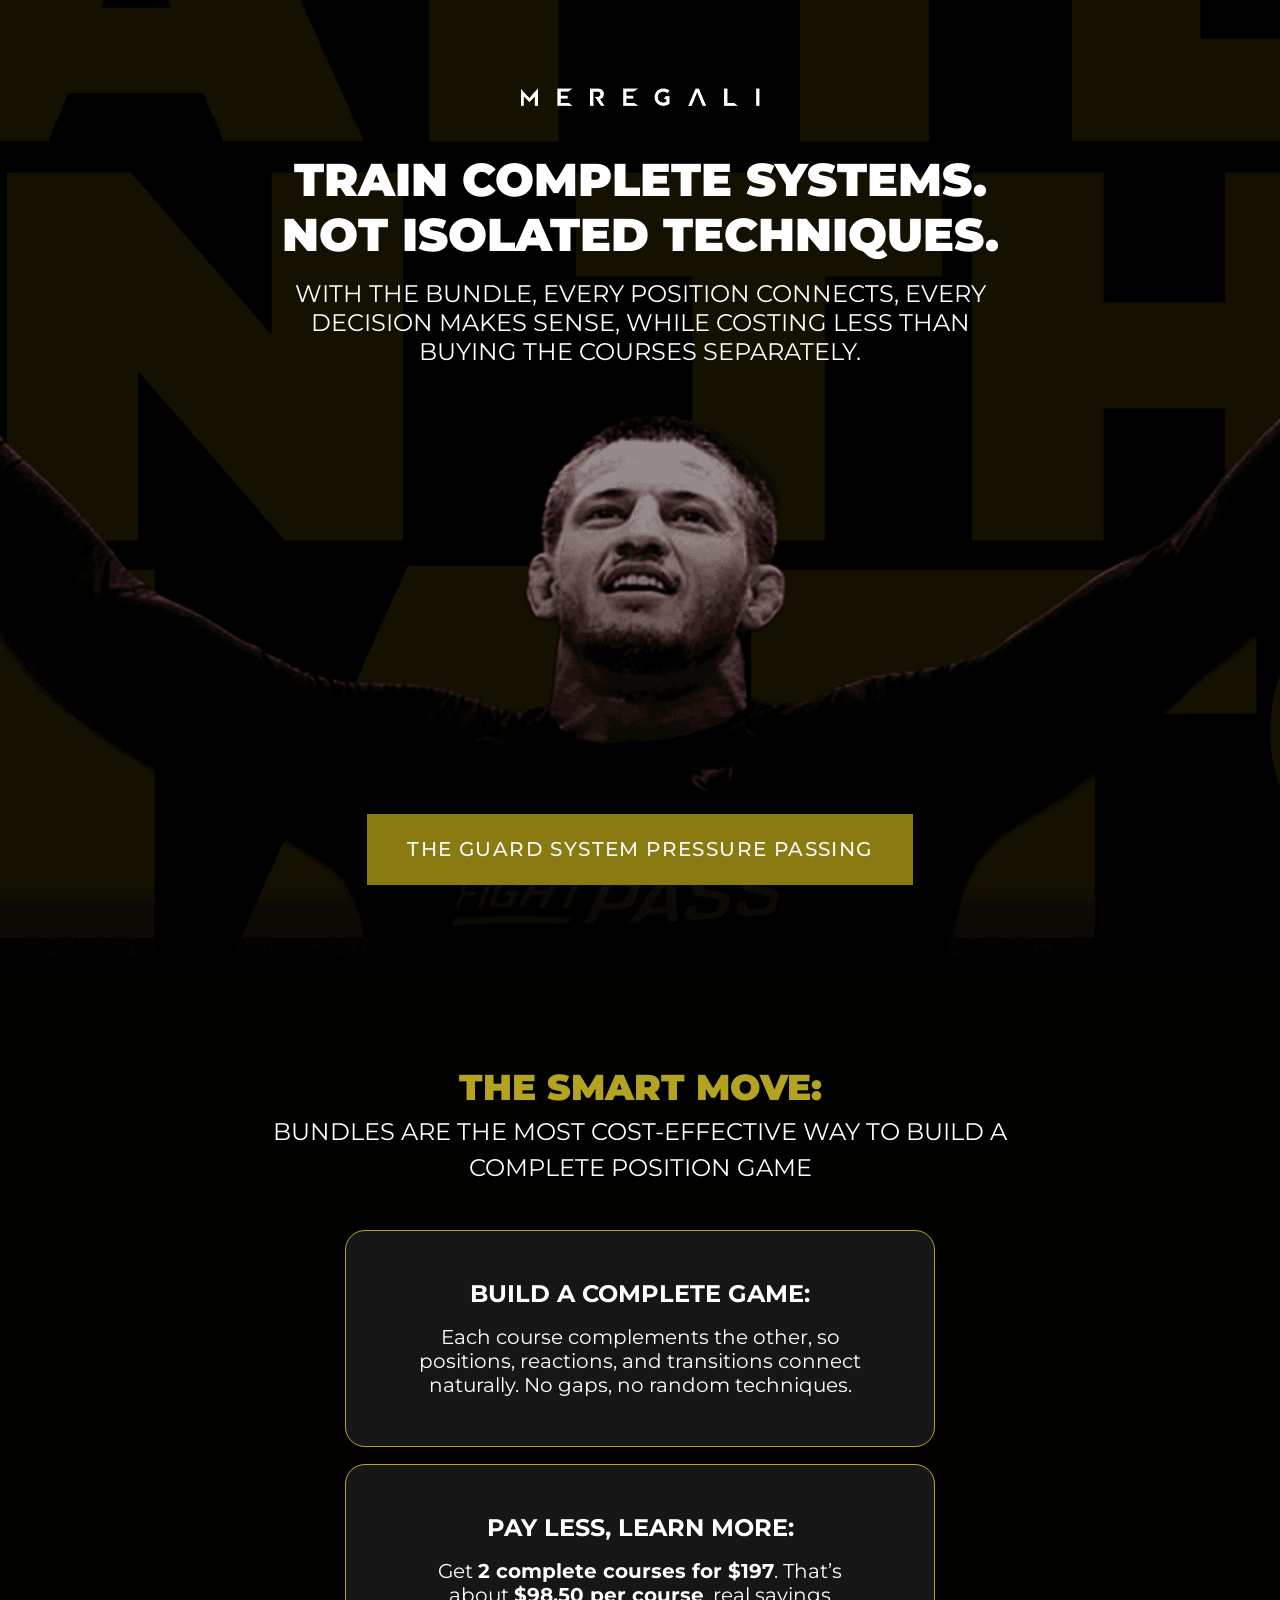
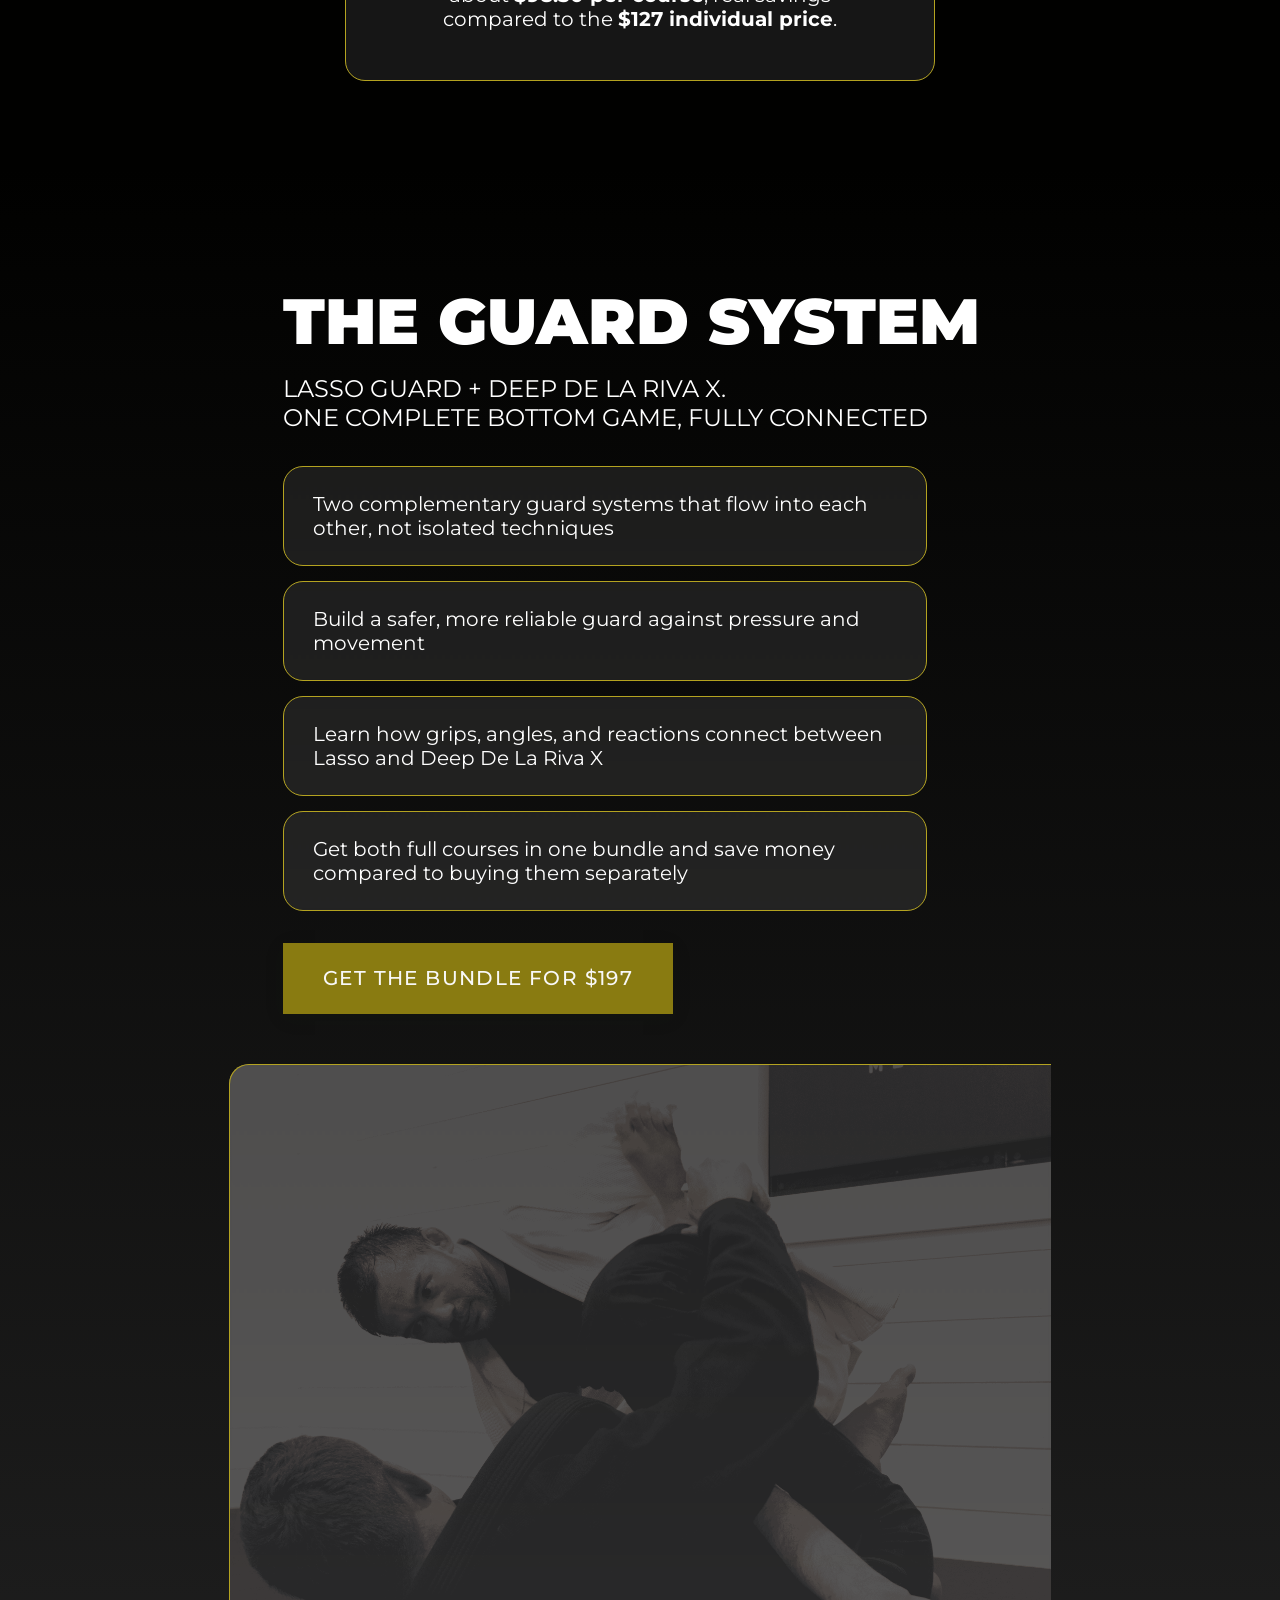
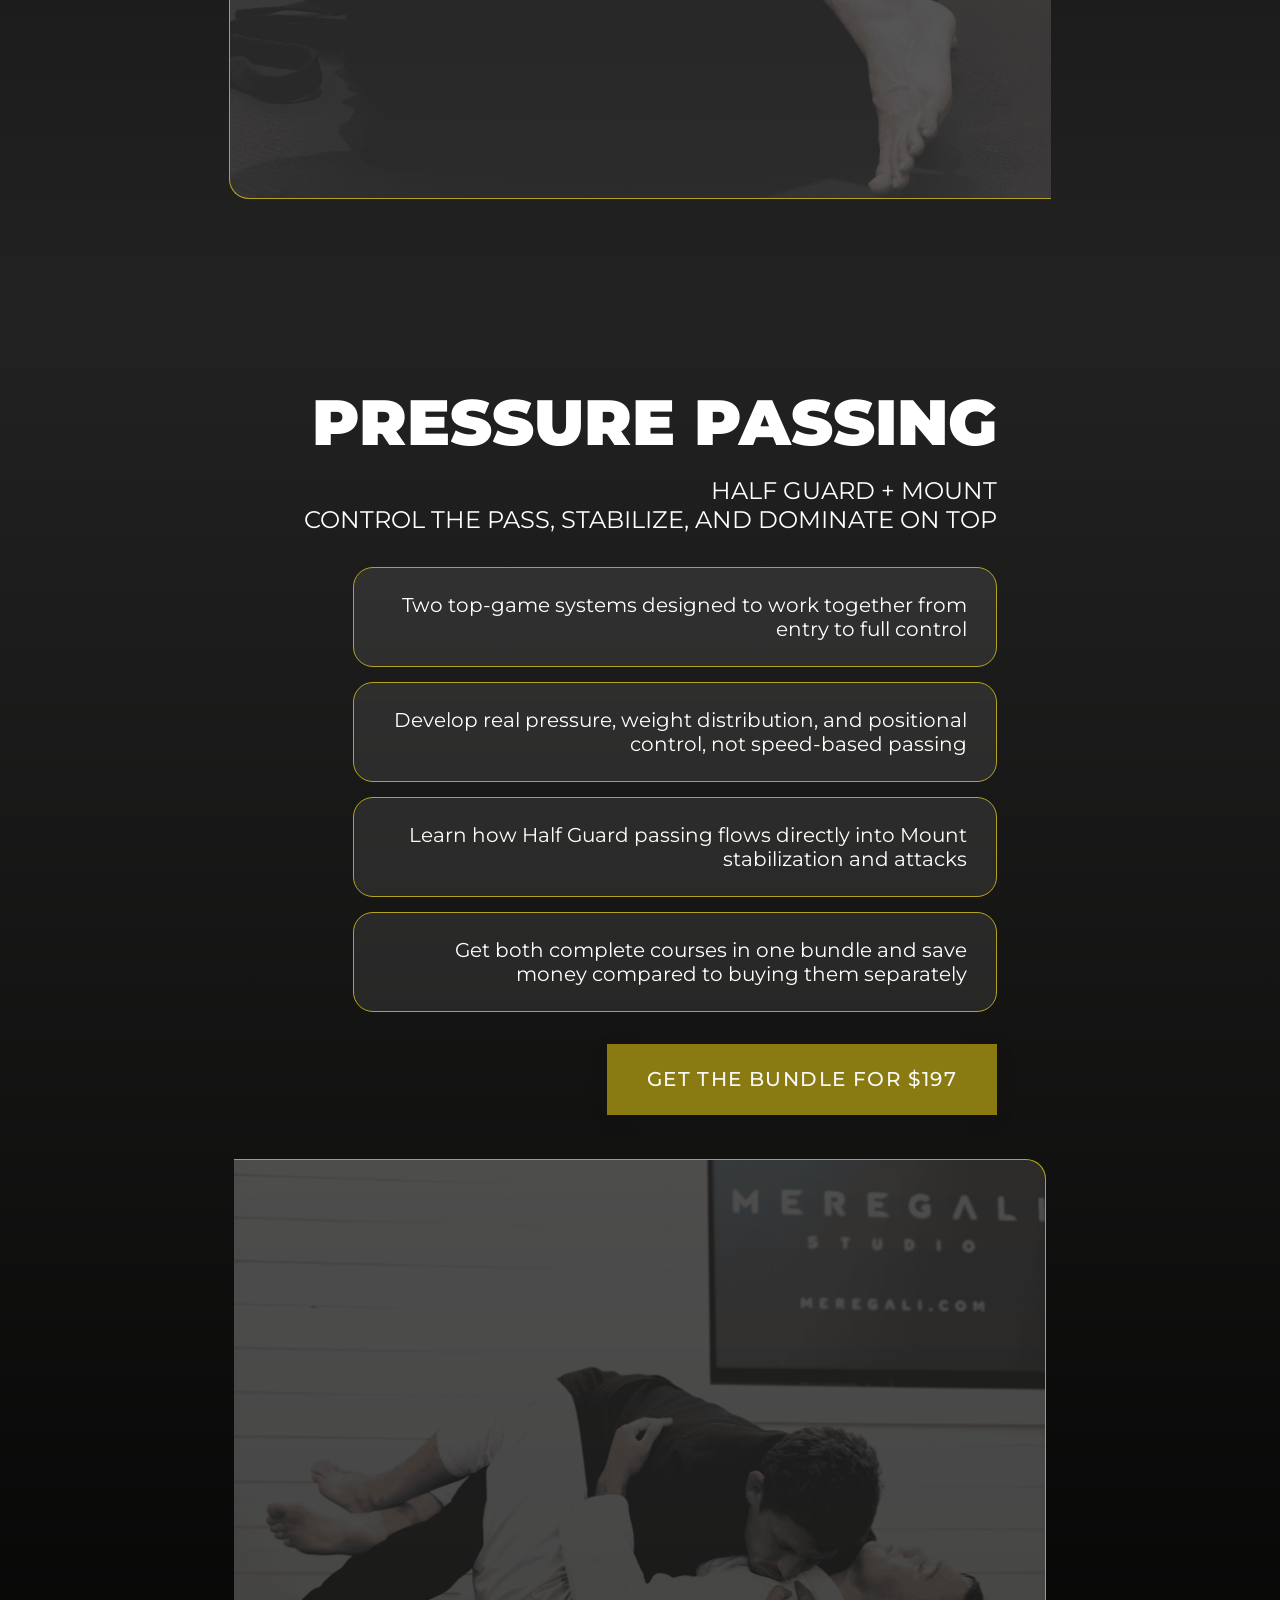
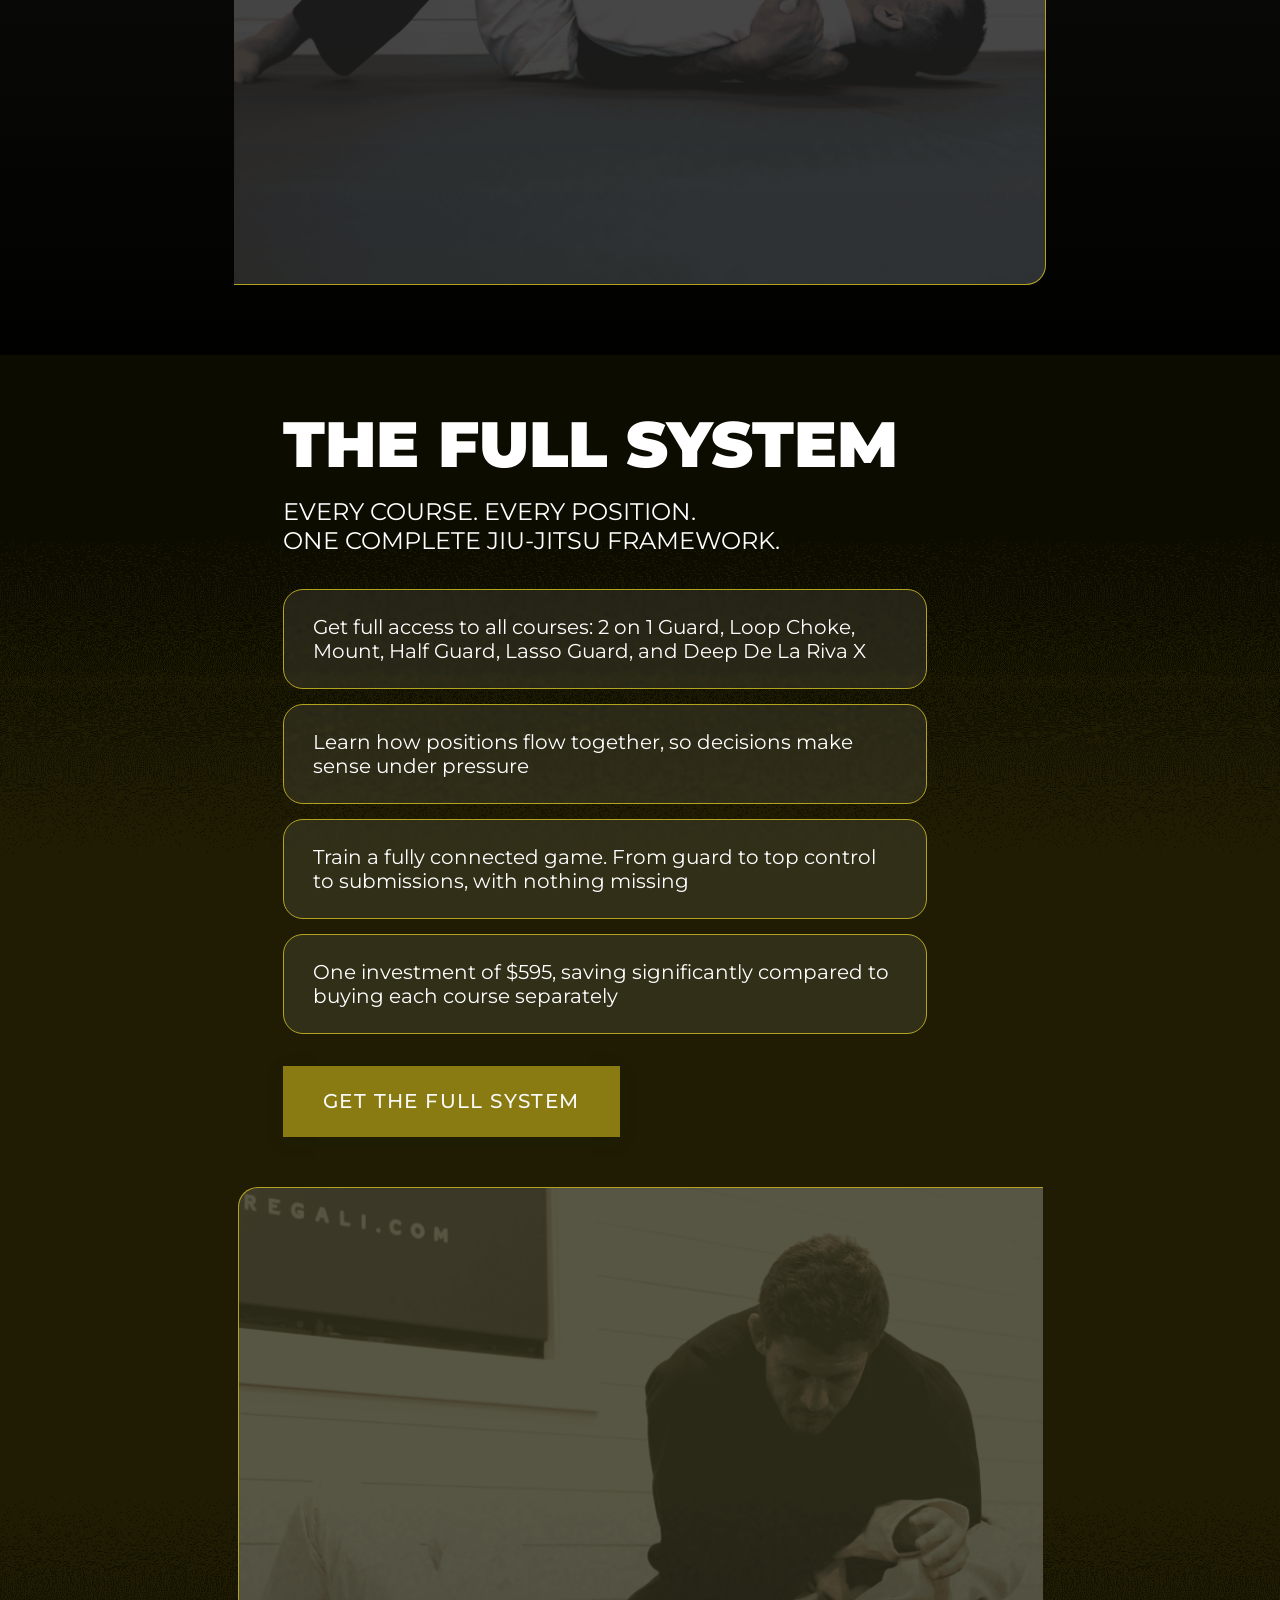
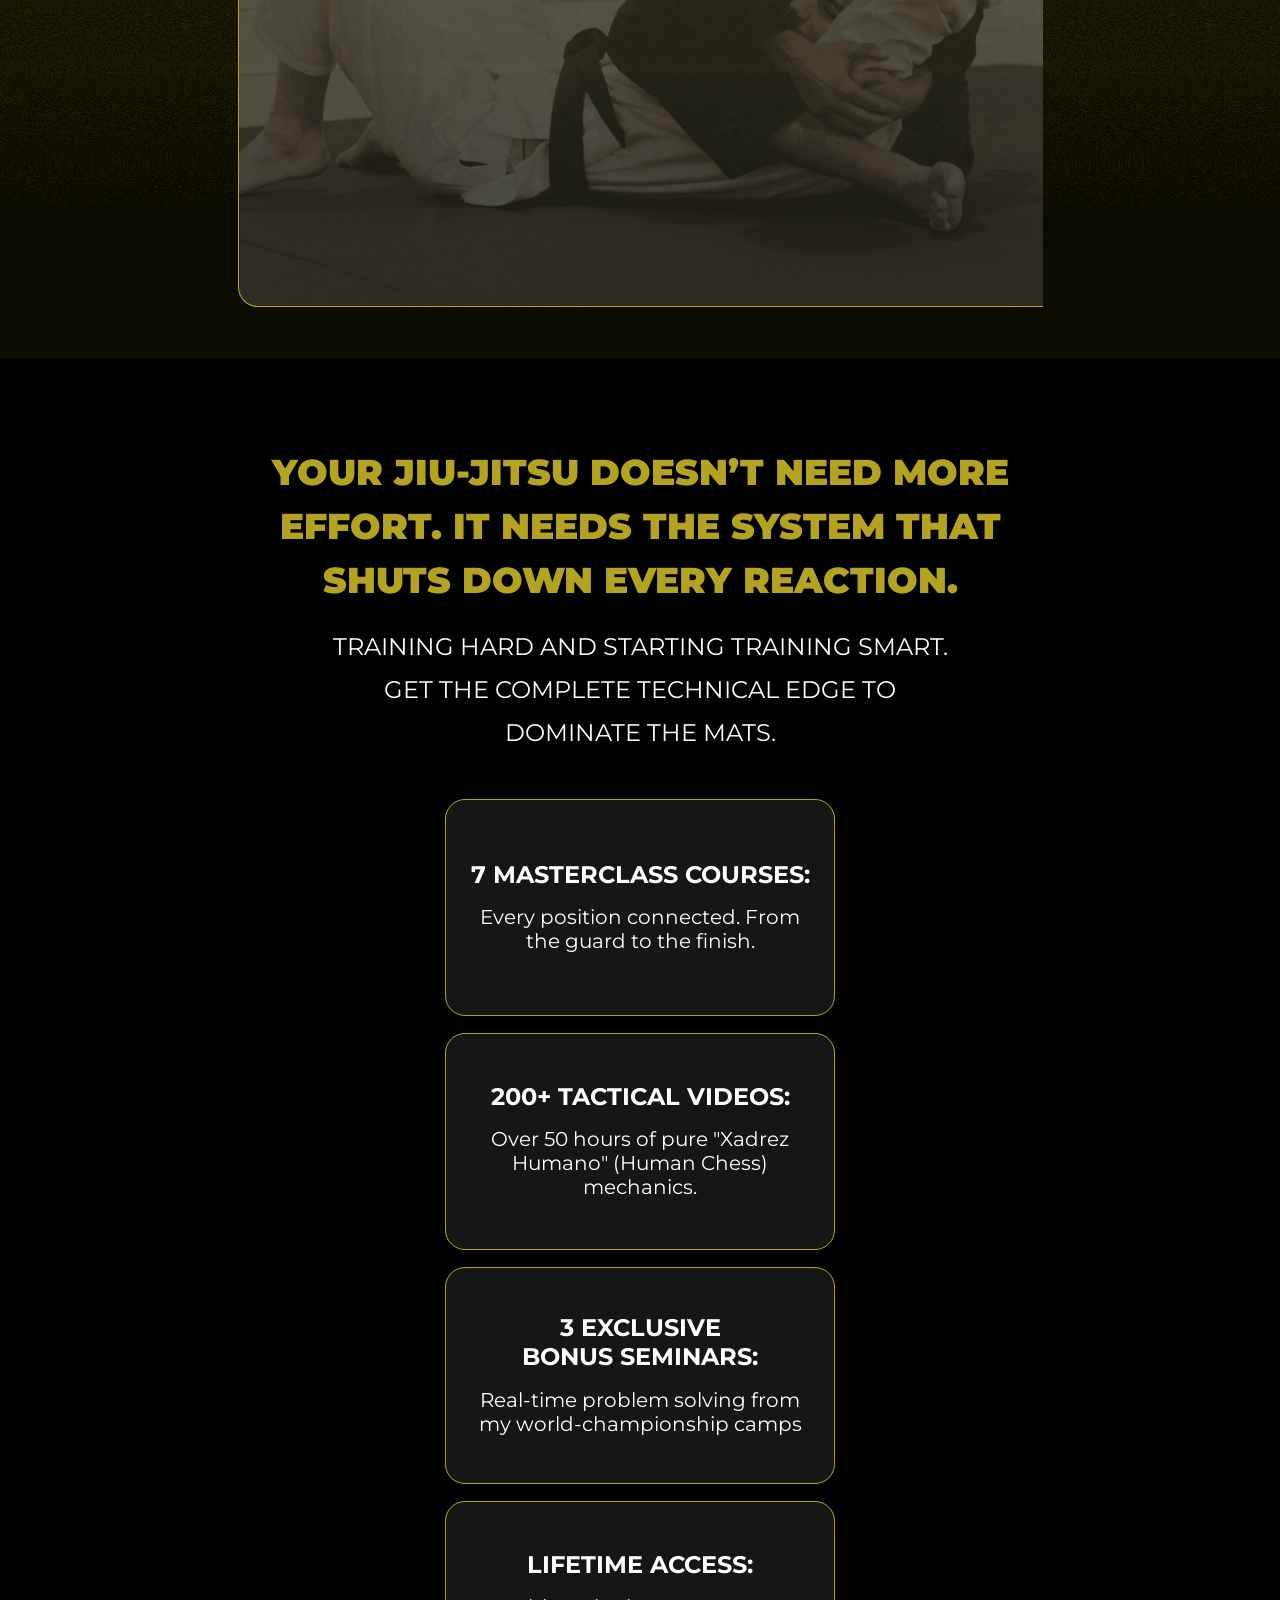
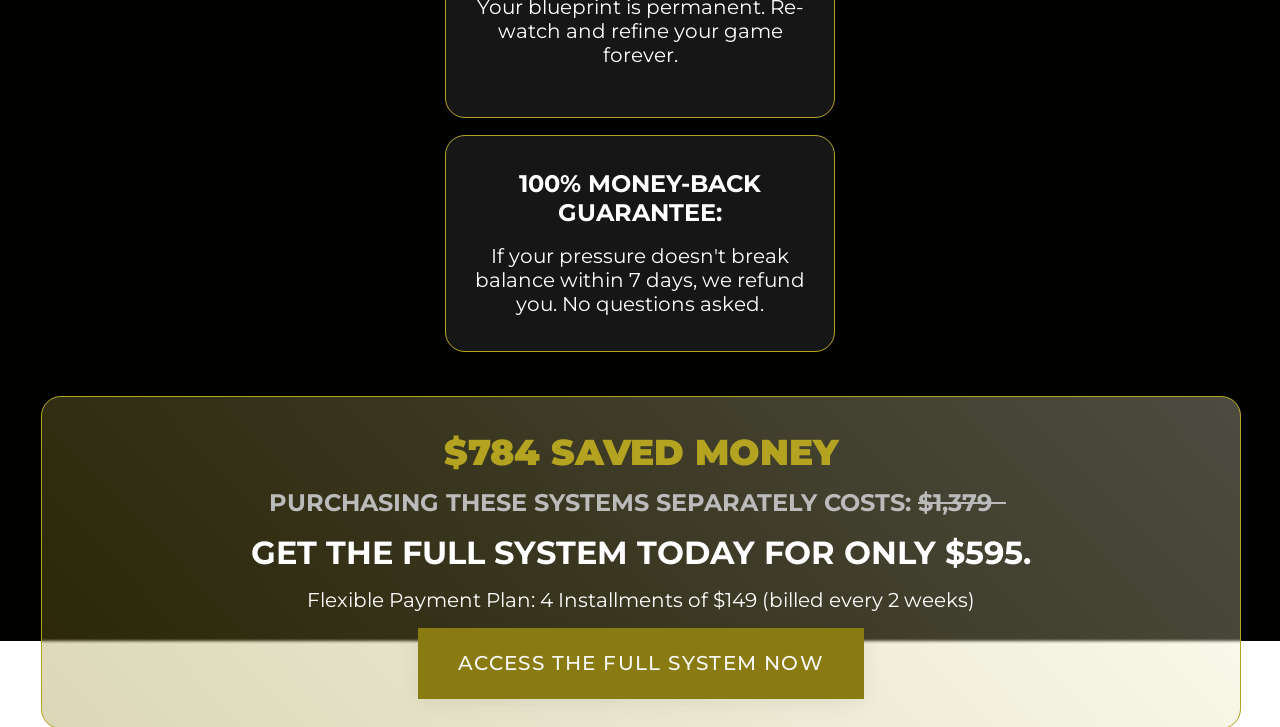
<file: bundle/index.html>
<!DOCTYPE html>
<html lang="en" data-redirect-timezone="1" dir="ltr"><head>
	<meta charset="utf-8">
	
	
	
	<!-- Start of headStart -->
    
    <!-- Snippet: xfLMQcrpP --><!-- Google Tag Manager -->

<!-- End Google Tag Manager --><!-- SnippetEnd: xfLMQcrpP --><!-- End of headStart -->
	<meta name="viewport" content="width=device-width">
	<meta name="generator" content="Framer 293632e">
	<title>Meregali</title>
    <meta name="description" content="This isn’t a collection of techniques, it’s a place to learn jiu-jitsu with structure, purpose, and clarity">
    <meta name="framer-search-index" content="https://framerusercontent.com/sites/7eYqqk7WEUElhVLI3Ok0OS/searchIndex-4mnp1vwad45J.json">
    <meta name="framer-search-index-fallback" content="https://framerusercontent.com/sites/7eYqqk7WEUElhVLI3Ok0OS/searchIndex-PoVAeLrtsJI5.json">
    <link href="../assets/default-favicon-light.v1.png" rel="icon" media="(prefers-color-scheme: light)">
    <link href="../assets/default-favicon-dark.v1.png" rel="icon" media="(prefers-color-scheme: dark)">
    <link rel="apple-touch-icon" href="../assets/default-touch-icon.v3.png">
    <!-- Open Graph / Facebook -->
    <meta property="og:type" content="website">
    <meta property="og:title" content="Meregali">
    <meta property="og:description" content="This isn’t a collection of techniques, it’s a place to learn jiu-jitsu with structure, purpose, and clarity">
    <!-- Twitter -->
    <meta name="twitter:card" content="summary_large_image">
    <meta name="twitter:title" content="Meregali">
    <meta name="twitter:description" content="This isn’t a collection of techniques, it’s a place to learn jiu-jitsu with structure, purpose, and clarity">
	
	
	
	<meta name="robots" content="max-image-preview:large"><link rel="canonical" href="https://lp.meregali.com/bundle"><meta property="og:url" content="https://lp.meregali.com/bundle"><!-- Start of headEnd -->
    
    <!-- End of headEnd -->
<link rel="stylesheet" href="styles.css"></head>
<body>
	
	<!-- Start of bodyStart -->
    
    <!-- Snippet: OP3WugyOW --><!-- Google Tag Manager (noscript) -->

<!-- End Google Tag Manager (noscript) --><!-- SnippetEnd: OP3WugyOW --><!-- End of bodyStart -->
	
	<div id="main" data-framer-hydrate-v2="{&quot;routeId&quot;:&quot;PaiglWGrG&quot;,&quot;localeId&quot;:&quot;default&quot;,&quot;breakpoints&quot;:[{&quot;hash&quot;:&quot;wvhceb&quot;,&quot;mediaQuery&quot;:&quot;(min-width: 1920px)&quot;},{&quot;hash&quot;:&quot;1fpf3qu&quot;,&quot;mediaQuery&quot;:&quot;(min-width: 1440px) and (max-width: 1919.98px)&quot;},{&quot;hash&quot;:&quot;1vp1659&quot;,&quot;mediaQuery&quot;:&quot;(min-width: 810px) and (max-width: 1439.98px)&quot;},{&quot;hash&quot;:&quot;ixuu5w&quot;,&quot;mediaQuery&quot;:&quot;(max-width: 809.98px)&quot;}]}" data-framer-ssr-released-at="2026-02-10T08:36:42.198Z" data-framer-page-optimized-at="2026-02-14T19:17:51.059Z" data-framer-generated-page=""><!--$--><div data-framer-root="" class="framer-jmHqv framer-wvhceb" style="min-height:100vh;width:auto"><div class="ssr-variant hidden-1fpf3qu hidden-ixuu5w hidden-1vp1659"><div class="framer-1pemrdh" data-framer-name="Frame 4"><div style="position:absolute;border-radius:inherit;corner-shape:inherit;top:0;right:0;bottom:0;left:0" data-framer-background-image-wrapper="true"><img decoding="async" width="3840" height="1946" src="../assets/ZWXqAx2j6dpAQeJQu9XsVEIpcyw.png" alt="" style="display:block;width:100%;height:100%;border-radius:inherit;corner-shape:inherit;object-position:center;object-fit:fill" data-framer-original-sizes="100vw"></div><div class="framer-135y541" data-framer-name="Frame 3"><div class="framer-1mdm9zf" data-framer-name="Frame 2"><div class="framer-d9s8tq" data-framer-name="meregali-logo.1746557646 copiar 1"><div style="position:absolute;border-radius:inherit;corner-shape:inherit;top:0;right:0;bottom:0;left:0" data-framer-background-image-wrapper="true"><img decoding="async" width="469" height="45" src="../assets/9h3GTOcAYZTOB7qLtkvezJRGmpQ.png" alt="" style="display:block;width:100%;height:100%;border-radius:inherit;corner-shape:inherit;object-position:center;object-fit:cover"></div></div><div class="framer-1umcv" data-framer-name="Frame 1"><div class="framer-f4ra1v" data-framer-name="Train Complete Systems. Not Isolated Techniques." style="transform:none" data-framer-component-type="RichTextContainer"><p style="--font-selector:R0Y7TW9udHNlcnJhdC05MDA=;--framer-font-family:&quot;Montserrat&quot;, sans-serif;--framer-font-size:64px;--framer-font-weight:900;--framer-text-alignment:center;--framer-text-color:rgb(255, 255, 255);--framer-text-transform:uppercase" class="framer-text">Train Complete Systems.</p><p style="--font-selector:R0Y7TW9udHNlcnJhdC05MDA=;--framer-font-family:&quot;Montserrat&quot;, sans-serif;--framer-font-size:64px;--framer-font-weight:900;--framer-text-alignment:center;--framer-text-color:rgb(255, 255, 255);--framer-text-transform:uppercase" class="framer-text">Not Isolated Techniques.</p></div><div class="framer-w8gqal" data-framer-name="With the bundle, every position connects, every decision makes sense, while costing less than buying the courses separately." style="transform:none" data-framer-component-type="RichTextContainer"><p style="--font-selector:R0Y7TW9udHNlcnJhdC1yZWd1bGFy;--framer-font-family:&quot;Montserrat&quot;, &quot;Montserrat Placeholder&quot;, sans-serif;--framer-font-size:24px;--framer-text-alignment:center;--framer-text-color:rgb(255, 255, 255);--framer-text-transform:uppercase" class="framer-text">With the bundle, every position connects, every decision makes</p><p style="--font-selector:R0Y7TW9udHNlcnJhdC1yZWd1bGFy;--framer-font-family:&quot;Montserrat&quot;, &quot;Montserrat Placeholder&quot;, sans-serif;--framer-font-size:24px;--framer-text-alignment:center;--framer-text-color:rgb(255, 255, 255);--framer-text-transform:uppercase" class="framer-text">sense, while costing less than buying the courses separately.</p></div></div></div><!--$--><a class="framer-14bhmpd framer-lhmte0" data-framer-name="Button" href="https://meregali.com/checkout/new?o=212751" target="_blank" rel="noopener"><div class="framer-ykb1hz" data-framer-name="The Guard System Pressure Passing" style="justify-content:center;transform:none" data-framer-component-type="RichTextContainer"><p style="--font-selector:R0Y7TW9udHNlcnJhdC01MDA=;--framer-font-family:&quot;Montserrat&quot;, &quot;Montserrat Placeholder&quot;, sans-serif;--framer-font-size:20px;--framer-font-weight:500;--framer-letter-spacing:1.4px;--framer-line-height:20px;--framer-text-alignment:center;--framer-text-color:rgb(248, 248, 247);--framer-text-transform:uppercase" class="framer-text">The Guard System Pressure Passing</p></div></a><!--/$--></div></div></div><div class="ssr-variant hidden-ixuu5w hidden-wvhceb hidden-1vp1659"><div class="framer-1pemrdh" data-framer-name="Frame 4" style="width:auto;aspect-ratio:1.97327852004111"><div style="position:absolute;border-radius:inherit;corner-shape:inherit;top:0;right:0;bottom:0;left:0" data-framer-background-image-wrapper="true"><img decoding="async" width="3840" height="1946" src="../assets/ZWXqAx2j6dpAQeJQu9XsVEIpcyw.png" alt="" style="display:block;width:100%;height:100%;border-radius:inherit;corner-shape:inherit;object-position:center;object-fit:fill" data-framer-original-sizes="1920px"></div><div class="framer-135y541" data-framer-name="Frame 3"><div class="framer-1mdm9zf" data-framer-name="Frame 2"><div class="framer-d9s8tq" data-framer-name="meregali-logo.1746557646 copiar 1"><div style="position:absolute;border-radius:inherit;corner-shape:inherit;top:0;right:0;bottom:0;left:0" data-framer-background-image-wrapper="true"><img decoding="async" width="469" height="45" src="../assets/9h3GTOcAYZTOB7qLtkvezJRGmpQ.png" alt="" style="display:block;width:100%;height:100%;border-radius:inherit;corner-shape:inherit;object-position:center;object-fit:cover"></div></div><div class="framer-1umcv" data-framer-name="Frame 1"><div class="framer-f4ra1v" data-framer-name="Train Complete Systems. Not Isolated Techniques." style="transform:none" data-framer-component-type="RichTextContainer"><p style="--font-selector:R0Y7TW9udHNlcnJhdC05MDA=;--framer-font-family:&quot;Montserrat&quot;, sans-serif;--framer-font-size:64px;--framer-font-weight:900;--framer-text-alignment:center;--framer-text-color:rgb(255, 255, 255);--framer-text-transform:uppercase" class="framer-text">Train Complete Systems.</p><p style="--font-selector:R0Y7TW9udHNlcnJhdC05MDA=;--framer-font-family:&quot;Montserrat&quot;, sans-serif;--framer-font-size:64px;--framer-font-weight:900;--framer-text-alignment:center;--framer-text-color:rgb(255, 255, 255);--framer-text-transform:uppercase" class="framer-text">Not Isolated Techniques.</p></div><div class="framer-w8gqal" data-framer-name="With the bundle, every position connects, every decision makes sense, while costing less than buying the courses separately." style="transform:none" data-framer-component-type="RichTextContainer"><p style="--font-selector:R0Y7TW9udHNlcnJhdC1yZWd1bGFy;--framer-font-family:&quot;Montserrat&quot;, &quot;Montserrat Placeholder&quot;, sans-serif;--framer-font-size:24px;--framer-text-alignment:center;--framer-text-color:rgb(255, 255, 255);--framer-text-transform:uppercase" class="framer-text">With the bundle, every position connects, every decision makes</p><p style="--font-selector:R0Y7TW9udHNlcnJhdC1yZWd1bGFy;--framer-font-family:&quot;Montserrat&quot;, &quot;Montserrat Placeholder&quot;, sans-serif;--framer-font-size:24px;--framer-text-alignment:center;--framer-text-color:rgb(255, 255, 255);--framer-text-transform:uppercase" class="framer-text">sense, while costing less than buying the courses separately.</p></div></div></div><!--$--><a class="framer-14bhmpd framer-lhmte0" data-framer-name="Button" href="https://meregali.com/checkout/new?o=212751" target="_blank" rel="noopener"><div class="framer-ykb1hz" data-framer-name="The Guard System Pressure Passing" style="justify-content:center;transform:none" data-framer-component-type="RichTextContainer"><p style="--font-selector:R0Y7TW9udHNlcnJhdC01MDA=;--framer-font-family:&quot;Montserrat&quot;, &quot;Montserrat Placeholder&quot;, sans-serif;--framer-font-size:20px;--framer-font-weight:500;--framer-letter-spacing:1.4px;--framer-line-height:20px;--framer-text-alignment:center;--framer-text-color:rgb(248, 248, 247);--framer-text-transform:uppercase" class="framer-text">The Guard System Pressure Passing</p></div></a><!--/$--></div></div></div><div class="ssr-variant hidden-1fpf3qu hidden-wvhceb hidden-1vp1659"><div class="framer-1pemrdh" data-framer-name="Frame 4"><div style="position:absolute;border-radius:inherit;corner-shape:inherit;top:0;right:0;bottom:0;left:0" data-framer-background-image-wrapper="true"><img decoding="async" width="3840" height="1946" src="../assets/ZWXqAx2j6dpAQeJQu9XsVEIpcyw.png" alt="" style="display:block;width:100%;height:100%;border-radius:inherit;corner-shape:inherit;object-position:center;object-fit:cover" data-framer-original-sizes="calc(100vw / 2.1)"></div><div class="framer-135y541" data-framer-name="Frame 3"><div class="framer-1mdm9zf" data-framer-name="Frame 2"><div class="framer-d9s8tq" data-framer-name="meregali-logo.1746557646 copiar 1"><div style="position:absolute;border-radius:inherit;corner-shape:inherit;top:0;right:0;bottom:0;left:0" data-framer-background-image-wrapper="true"><img decoding="async" width="469" height="45" src="../assets/9h3GTOcAYZTOB7qLtkvezJRGmpQ.png" alt="" style="display:block;width:100%;height:100%;border-radius:inherit;corner-shape:inherit;object-position:center;object-fit:cover"></div></div><div class="framer-1umcv" data-framer-name="Frame 1"><div class="framer-f4ra1v" data-framer-name="Train Complete Systems. Not Isolated Techniques." style="transform:none" data-framer-component-type="RichTextContainer"><p style="--font-selector:R0Y7TW9udHNlcnJhdC05MDA=;--framer-font-family:&quot;Montserrat&quot;, sans-serif;--framer-font-size:32px;--framer-font-weight:900;--framer-text-alignment:center;--framer-text-color:rgb(255, 255, 255);--framer-text-transform:uppercase" class="framer-text">Train Complete Systems.</p><p style="--font-selector:R0Y7TW9udHNlcnJhdC05MDA=;--framer-font-family:&quot;Montserrat&quot;, sans-serif;--framer-font-size:32px;--framer-font-weight:900;--framer-text-alignment:center;--framer-text-color:rgb(255, 255, 255);--framer-text-transform:uppercase" class="framer-text">Not Isolated Techniques.</p></div><div class="framer-w8gqal" data-framer-name="With the bundle, every position connects, every decision makes sense, while costing less than buying the courses separately." style="transform:none" data-framer-component-type="RichTextContainer"><p style="--font-selector:R0Y7TW9udHNlcnJhdC1yZWd1bGFy;--framer-font-family:&quot;Montserrat&quot;, &quot;Montserrat Placeholder&quot;, sans-serif;--framer-font-size:18px;--framer-text-alignment:center;--framer-text-color:rgb(255, 255, 255);--framer-text-transform:uppercase" class="framer-text">With the bundle, every position connects, every decision makes</p><p style="--font-selector:R0Y7TW9udHNlcnJhdC1yZWd1bGFy;--framer-font-family:&quot;Montserrat&quot;, &quot;Montserrat Placeholder&quot;, sans-serif;--framer-font-size:18px;--framer-text-alignment:center;--framer-text-color:rgb(255, 255, 255);--framer-text-transform:uppercase" class="framer-text">sense, while costing less than buying the courses separately.</p></div></div></div><!--$--><a class="framer-14bhmpd framer-lhmte0" data-framer-name="Button" href="https://Full System: https://meregali.com/checkout/new?o=214145" target="_blank" rel="noopener"><div class="framer-ykb1hz" data-framer-name="The Guard System Pressure Passing" style="justify-content:center;transform:none" data-framer-component-type="RichTextContainer"><p style="--font-selector:R0Y7TW9udHNlcnJhdC01MDA=;--framer-font-family:&quot;Montserrat&quot;, &quot;Montserrat Placeholder&quot;, sans-serif;--framer-font-size:20px;--framer-font-weight:500;--framer-letter-spacing:1.4px;--framer-line-height:20px;--framer-text-alignment:center;--framer-text-color:rgb(248, 248, 247);--framer-text-transform:uppercase" class="framer-text">The Guard System Pressure Passing</p></div></a><!--/$--></div></div></div><div class="ssr-variant hidden-1fpf3qu hidden-ixuu5w hidden-wvhceb"><div class="framer-1pemrdh" data-framer-name="Frame 4" style="width:auto;aspect-ratio:1.97327852004111"><div style="position:absolute;border-radius:inherit;corner-shape:inherit;top:0;right:0;bottom:0;left:0" data-framer-background-image-wrapper="true"><img decoding="async" width="3840" height="1946" src="../assets/ZWXqAx2j6dpAQeJQu9XsVEIpcyw.png" alt="" style="display:block;width:100%;height:100%;border-radius:inherit;corner-shape:inherit;object-position:center;object-fit:fill" data-framer-original-sizes="1920px"></div><div class="framer-135y541" data-framer-name="Frame 3"><div class="framer-1mdm9zf" data-framer-name="Frame 2"><div class="framer-d9s8tq" data-framer-name="meregali-logo.1746557646 copiar 1"><div style="position:absolute;border-radius:inherit;corner-shape:inherit;top:0;right:0;bottom:0;left:0" data-framer-background-image-wrapper="true"><img decoding="async" width="469" height="45" src="../assets/9h3GTOcAYZTOB7qLtkvezJRGmpQ.png" alt="" style="display:block;width:100%;height:100%;border-radius:inherit;corner-shape:inherit;object-position:center;object-fit:cover"></div></div><div class="framer-1umcv" data-framer-name="Frame 1"><div class="framer-f4ra1v" data-framer-name="Train Complete Systems. Not Isolated Techniques." style="transform:none" data-framer-component-type="RichTextContainer"><p style="--font-selector:R0Y7TW9udHNlcnJhdC05MDA=;--framer-font-family:&quot;Montserrat&quot;, sans-serif;--framer-font-size:46px;--framer-font-weight:900;--framer-text-alignment:center;--framer-text-color:rgb(255, 255, 255);--framer-text-transform:uppercase" class="framer-text">Train Complete Systems.</p><p style="--font-selector:R0Y7TW9udHNlcnJhdC05MDA=;--framer-font-family:&quot;Montserrat&quot;, sans-serif;--framer-font-size:46px;--framer-font-weight:900;--framer-text-alignment:center;--framer-text-color:rgb(255, 255, 255);--framer-text-transform:uppercase" class="framer-text">Not Isolated Techniques.</p></div><div class="framer-w8gqal" data-framer-name="With the bundle, every position connects, every decision makes sense, while costing less than buying the courses separately." style="transform:none" data-framer-component-type="RichTextContainer"><p style="--font-selector:R0Y7TW9udHNlcnJhdC1yZWd1bGFy;--framer-font-family:&quot;Montserrat&quot;, &quot;Montserrat Placeholder&quot;, sans-serif;--framer-font-size:24px;--framer-text-alignment:center;--framer-text-color:rgb(255, 255, 255);--framer-text-transform:uppercase" class="framer-text">With the bundle, every position connects, every decision makes sense, while costing less than buying the courses separately.</p></div></div></div><!--$--><a class="framer-14bhmpd framer-lhmte0" data-framer-name="Button" href="https://meregali.com/checkout/new?o=212751" target="_blank" rel="noopener"><div class="framer-ykb1hz" data-framer-name="The Guard System Pressure Passing" style="justify-content:center;transform:none" data-framer-component-type="RichTextContainer"><p style="--font-selector:R0Y7TW9udHNlcnJhdC01MDA=;--framer-font-family:&quot;Montserrat&quot;, &quot;Montserrat Placeholder&quot;, sans-serif;--framer-font-size:20px;--framer-font-weight:500;--framer-letter-spacing:1.4px;--framer-line-height:20px;--framer-text-alignment:center;--framer-text-color:rgb(248, 248, 247);--framer-text-transform:uppercase" class="framer-text">The Guard System Pressure Passing</p></div></a><!--/$--></div></div></div><div class="framer-5vb2fz hidden-ixuu5w" data-framer-name="Meregali"><div class="framer-r5ebge" data-framer-name="Frame 10"><div class="framer-e6n03d" data-framer-name="Frame 9"><div class="framer-1g9uc7b" data-framer-name="The Smart Move: Bundles Are The Most Cost-Effective Way to Build a Complete Position Game" style="transform:none" data-framer-component-type="RichTextContainer"><p style="--font-selector:R0Y7TW9udHNlcnJhdC1yZWd1bGFy;--framer-font-family:&quot;Montserrat&quot;, &quot;Montserrat Placeholder&quot;, sans-serif;--framer-font-size:24px;--framer-line-height:150%;--framer-text-alignment:center;--framer-text-color:rgb(255, 255, 255);--framer-text-transform:uppercase" class="framer-text"><span style="--font-selector:R0Y7TW9udHNlcnJhdC05MDA=;--framer-font-family:&quot;Montserrat&quot;, sans-serif;--framer-font-size:36px;--framer-font-weight:900;--framer-text-color:rgb(180, 163, 32)" class="framer-text">The Smart Move:</span><span style="--font-selector:R0Y7TW9udHNlcnJhdC05MDA=;--framer-font-family:&quot;Montserrat&quot;, sans-serif;--framer-font-size:36px;--framer-font-weight:900;--framer-text-color:rgb(180, 163, 32)" class="framer-text"><br class="framer-text"></span>Bundles Are The Most Cost-Effective Way to Build a Complete Position Game</p></div><div class="framer-vk4043" data-framer-name="Frame 8"><div class="framer-1xaz5h0" data-border="true" data-framer-name="Frame 6"><div class="framer-1mhx1no" data-framer-name="Frame 5"><div class="framer-1gexzks" data-framer-name="Build a complete game:" style="transform:none" data-framer-component-type="RichTextContainer"><p style="--font-selector:R0Y7TW9udHNlcnJhdC03MDA=;--framer-font-family:&quot;Montserrat&quot;, &quot;Montserrat Placeholder&quot;, sans-serif;--framer-font-size:24px;--framer-font-weight:700;--framer-text-alignment:center;--framer-text-color:rgb(255, 255, 255);--framer-text-transform:uppercase" class="framer-text">Build a complete game:</p></div><div class="framer-15txpbl" data-framer-name="Each course complements the other, so positions, reactions, and transitions connect naturally. No gaps, no random techniques." style="transform:none" data-framer-component-type="RichTextContainer"><p style="--font-selector:R0Y7TW9udHNlcnJhdC1yZWd1bGFy;--framer-font-family:&quot;Montserrat&quot;, &quot;Montserrat Placeholder&quot;, sans-serif;--framer-font-size:20px;--framer-text-alignment:center;--framer-text-color:rgb(255, 255, 255)" class="framer-text">Each course complements the other, so positions, reactions, and transitions connect naturally. No gaps, no random techniques.</p></div></div></div><div class="framer-6ky0x0" data-border="true" data-framer-name="Frame 7"><div class="framer-xqjznu" data-framer-name="Frame 5"><div class="framer-1mpezwe" data-framer-name="Pay less, learn more:" style="transform:none" data-framer-component-type="RichTextContainer"><p style="--font-selector:R0Y7TW9udHNlcnJhdC03MDA=;--framer-font-family:&quot;Montserrat&quot;, &quot;Montserrat Placeholder&quot;, sans-serif;--framer-font-size:24px;--framer-font-weight:700;--framer-text-alignment:center;--framer-text-color:rgb(255, 255, 255);--framer-text-transform:uppercase" class="framer-text">Pay less, learn more:</p></div><div class="framer-hlgmpm" data-framer-name="Get 2 complete courses for $197. That’s about $98.50 per course, real savings compared to the $127 individual price." style="transform:none" data-framer-component-type="RichTextContainer"><p style="--font-selector:R0Y7TW9udHNlcnJhdC03MDA=;--framer-font-family:&quot;Montserrat&quot;, &quot;Montserrat Placeholder&quot;, sans-serif;--framer-font-size:20px;--framer-font-weight:700;--framer-text-alignment:center;--framer-text-color:rgb(255, 255, 255)" class="framer-text"><span style="--font-selector:R0Y7TW9udHNlcnJhdC1yZWd1bGFy;--framer-font-weight:400" class="framer-text">Get </span>2 complete courses for $197<span style="--font-selector:R0Y7TW9udHNlcnJhdC1yZWd1bGFy;--framer-font-weight:400" class="framer-text">. That’s about </span>$98.50 per course<span style="--font-selector:R0Y7TW9udHNlcnJhdC1yZWd1bGFy;--framer-font-weight:400" class="framer-text">, real savings compared to the </span>$127 individual price<span style="--font-selector:R0Y7TW9udHNlcnJhdC1yZWd1bGFy;--framer-font-weight:400" class="framer-text">.</span></p></div></div></div></div></div></div><div class="framer-4owqvb" data-framer-name="Frame 17"><div class="framer-153ce6f" data-framer-name="Frame 16"><div class="framer-p1zk55" data-framer-name="Frame 15"><div class="framer-svwpxn" data-framer-name="The Guard System" style="transform:none" data-framer-component-type="RichTextContainer"><p style="--font-selector:R0Y7TW9udHNlcnJhdC05MDA=;--framer-font-family:&quot;Montserrat&quot;, sans-serif;--framer-font-size:64px;--framer-font-weight:900;--framer-text-color:rgb(255, 255, 255);--framer-text-transform:uppercase" class="framer-text">The Guard System</p></div><div class="framer-1bixpwx" data-framer-name="Lasso Guard + Deep De La Riva X.  One complete bottom game, fully connected" style="transform:none" data-framer-component-type="RichTextContainer"><p style="--font-selector:R0Y7TW9udHNlcnJhdC1yZWd1bGFy;--framer-font-family:&quot;Montserrat&quot;, &quot;Montserrat Placeholder&quot;, sans-serif;--framer-font-size:24px;--framer-text-color:rgb(255, 255, 255);--framer-text-transform:uppercase" class="framer-text">Lasso Guard + Deep De La Riva X. <br class="framer-text">One complete bottom game, fully connected</p></div></div><div class="framer-16bf20r" data-framer-name="Frame 14"><div class="framer-wjt05g" data-border="true" data-framer-name="Frame 6"><div class="framer-u18obb" data-framer-name="Two complementary guard systems that flow into each other, not isolated techniques" style="transform:none" data-framer-component-type="RichTextContainer"><p style="--font-selector:R0Y7TW9udHNlcnJhdC1yZWd1bGFy;--framer-font-family:&quot;Montserrat&quot;, &quot;Montserrat Placeholder&quot;, sans-serif;--framer-font-size:20px;--framer-text-color:rgb(255, 255, 255)" class="framer-text">Two complementary guard systems that flow into each other, not isolated techniques</p></div><div class="framer-1klpjlk hidden-1fpf3qu hidden-1vp1659" data-framer-name="Frame 5"></div></div><div class="framer-fwjxrp" data-border="true" data-framer-name="Frame 11"><div class="framer-14ca470" data-framer-name="Build a safer, more reliable guard against pressure and movement" style="transform:none" data-framer-component-type="RichTextContainer"><p style="--font-selector:R0Y7TW9udHNlcnJhdC1yZWd1bGFy;--framer-font-family:&quot;Montserrat&quot;, &quot;Montserrat Placeholder&quot;, sans-serif;--framer-font-size:20px;--framer-text-color:rgb(255, 255, 255)" class="framer-text">Build a safer, more reliable guard against pressure and movement</p></div><div class="framer-1c12wui hidden-1fpf3qu hidden-1vp1659" data-framer-name="Frame 5"></div></div><div class="framer-x4lcg9" data-border="true" data-framer-name="Frame 12"><div class="framer-1hq3dqb" data-framer-name="Learn how grips, angles, and reactions connect between Lasso and Deep De La Riva X" style="transform:none" data-framer-component-type="RichTextContainer"><p style="--font-selector:R0Y7TW9udHNlcnJhdC1yZWd1bGFy;--framer-font-family:&quot;Montserrat&quot;, &quot;Montserrat Placeholder&quot;, sans-serif;--framer-font-size:20px;--framer-text-color:rgb(255, 255, 255)" class="framer-text">Learn how grips, angles, and reactions connect between Lasso and Deep De La Riva X</p></div><div class="framer-5otpcj hidden-1fpf3qu hidden-1vp1659" data-framer-name="Frame 5"></div></div><div class="framer-3nc7yf" data-border="true" data-framer-name="Frame 13"><div class="framer-1rgoq8p" data-framer-name="Get both full courses in one bundle and save money compared to buying them separately" style="transform:none" data-framer-component-type="RichTextContainer"><p style="--font-selector:R0Y7TW9udHNlcnJhdC1yZWd1bGFy;--framer-font-family:&quot;Montserrat&quot;, &quot;Montserrat Placeholder&quot;, sans-serif;--framer-font-size:20px;--framer-text-color:rgb(255, 255, 255)" class="framer-text">Get both full courses in one bundle and save money compared to buying them separately</p></div><div class="framer-17d8t2h hidden-1fpf3qu hidden-1vp1659" data-framer-name="Frame 5"></div></div></div><!--$--><a class="framer-ulw451 framer-lhmte0" data-framer-name="Button" href="https://meregali.com/checkout/new?o=211419" target="_blank" rel="noopener"><div class="framer-ulku2q" data-framer-name="get the bundle for $197" style="justify-content:center;transform:none" data-framer-component-type="RichTextContainer"><p style="--font-selector:R0Y7TW9udHNlcnJhdC01MDA=;--framer-font-family:&quot;Montserrat&quot;, &quot;Montserrat Placeholder&quot;, sans-serif;--framer-font-size:20px;--framer-font-weight:500;--framer-letter-spacing:1.4px;--framer-line-height:20px;--framer-text-alignment:center;--framer-text-color:rgb(248, 248, 247);--framer-text-transform:uppercase" class="framer-text">get the bundle for $197</p></div></a><!--/$--></div><div class="ssr-variant hidden-1fpf3qu hidden-1vp1659"><div class="framer-1jo4a3p" data-border="true" data-framer-name="Frame 6"><div style="position:absolute;border-radius:inherit;corner-shape:inherit;top:0;right:0;bottom:0;left:0" data-framer-background-image-wrapper="true"><img decoding="async" loading="lazy" width="3272" height="2924" src="../assets/g6OZ8PNE6wjKDA43WItPIWxwYI.png" alt="" style="display:block;width:100%;height:100%;border-radius:inherit;corner-shape:inherit;object-position:center;object-fit:fill" data-framer-original-sizes="818px"></div></div></div><div class="ssr-variant hidden-ixuu5w hidden-wvhceb hidden-1vp1659"><div class="framer-1jo4a3p" data-border="true" data-framer-name="Frame 6"><div style="position:absolute;border-radius:inherit;corner-shape:inherit;top:0;right:0;bottom:0;left:0" data-framer-background-image-wrapper="true"><img decoding="async" loading="lazy" width="3272" height="2924" src="../assets/g6OZ8PNE6wjKDA43WItPIWxwYI.png" alt="" style="display:block;width:100%;height:100%;border-radius:inherit;corner-shape:inherit;object-position:center;object-fit:fill" data-framer-original-sizes="568px"></div></div></div><div class="ssr-variant hidden-1fpf3qu hidden-ixuu5w hidden-wvhceb"><div class="framer-1jo4a3p" data-border="true" data-framer-name="Frame 6"><div style="position:absolute;border-radius:inherit;corner-shape:inherit;top:0;right:0;bottom:0;left:0" data-framer-background-image-wrapper="true"><img decoding="async" loading="lazy" width="3272" height="2924" src="../assets/g6OZ8PNE6wjKDA43WItPIWxwYI.png" alt="" style="display:block;width:100%;height:100%;border-radius:inherit;corner-shape:inherit;object-position:center;object-fit:fill" data-framer-original-sizes="822px"></div></div></div></div><div class="framer-ej0spw" data-framer-name="Frame 18"><div class="ssr-variant hidden-1fpf3qu hidden-1vp1659"><div class="framer-1bn689c" data-border="true" data-framer-name="Frame 6"><div style="position:absolute;border-radius:inherit;corner-shape:inherit;top:0;right:0;bottom:0;left:0" data-framer-background-image-wrapper="true"><img decoding="async" loading="lazy" width="3272" height="2924" src="../assets/A3y10blGVKC3eUQvasrKGzdwJ8.png" alt="" style="display:block;width:100%;height:100%;border-radius:inherit;corner-shape:inherit;object-position:center;object-fit:fill" data-framer-original-sizes="818px"></div></div></div><div class="ssr-variant hidden-ixuu5w hidden-wvhceb hidden-1vp1659"><div class="framer-1bn689c" data-border="true" data-framer-name="Frame 6"><div style="position:absolute;border-radius:inherit;corner-shape:inherit;top:0;right:0;bottom:0;left:0" data-framer-background-image-wrapper="true"><img decoding="async" loading="lazy" width="3272" height="2924" src="../assets/A3y10blGVKC3eUQvasrKGzdwJ8.png" alt="" style="display:block;width:100%;height:100%;border-radius:inherit;corner-shape:inherit;object-position:center;object-fit:fill" data-framer-original-sizes="606px"></div></div></div><div class="ssr-variant hidden-1fpf3qu hidden-ixuu5w hidden-wvhceb"><div class="framer-1bn689c" data-border="true" data-framer-name="Frame 6"><div style="position:absolute;border-radius:inherit;corner-shape:inherit;top:0;right:0;bottom:0;left:0" data-framer-background-image-wrapper="true"><img decoding="async" loading="lazy" width="3272" height="2924" src="../assets/A3y10blGVKC3eUQvasrKGzdwJ8.png" alt="" style="display:block;width:100%;height:100%;border-radius:inherit;corner-shape:inherit;object-position:center;object-fit:fill" data-framer-original-sizes="812px"></div></div></div><div class="framer-1xyf550" data-framer-name="Frame 16"><div class="framer-176zv06" data-framer-name="Frame 15"><div class="framer-1qk6xl5" data-framer-name="Pressure Passing" style="transform:none" data-framer-component-type="RichTextContainer"><p style="--font-selector:R0Y7TW9udHNlcnJhdC05MDA=;--framer-font-family:&quot;Montserrat&quot;, sans-serif;--framer-font-size:64px;--framer-font-weight:900;--framer-text-alignment:right;--framer-text-color:rgb(255, 255, 255);--framer-text-transform:uppercase" class="framer-text">Pressure Passing</p></div><div class="framer-1uhyu8r" data-framer-name="Half Guard + Mount control the pass, stabilize, and dominate on top" style="transform:none" data-framer-component-type="RichTextContainer"><p style="--font-selector:R0Y7TW9udHNlcnJhdC1yZWd1bGFy;--framer-font-family:&quot;Montserrat&quot;, &quot;Montserrat Placeholder&quot;, sans-serif;--framer-font-size:24px;--framer-text-alignment:right;--framer-text-color:rgb(255, 255, 255);--framer-text-transform:uppercase" class="framer-text">Half Guard + Mount<br class="framer-text">control the pass, stabilize, and dominate on top</p></div></div><div class="framer-ttx6d9" data-framer-name="Frame 14"><div class="framer-cmdfdq" data-border="true" data-framer-name="Frame 6"><div class="framer-1d4jyqi" data-framer-name="Two top-game systems designed to work together from entry to full control" style="transform:none" data-framer-component-type="RichTextContainer"><p style="--font-selector:R0Y7TW9udHNlcnJhdC1yZWd1bGFy;--framer-font-family:&quot;Montserrat&quot;, &quot;Montserrat Placeholder&quot;, sans-serif;--framer-font-size:20px;--framer-text-alignment:right;--framer-text-color:rgb(255, 255, 255)" class="framer-text">Two top-game systems designed to work together from entry to full control</p></div><div class="framer-1pf0g95" data-framer-name="Frame 5"></div></div><div class="framer-158xly7" data-border="true" data-framer-name="Frame 11"><div class="framer-10le9qn" data-framer-name="Develop real pressure, weight distribution, and positional control — not speed-based passing" style="transform:none" data-framer-component-type="RichTextContainer"><p style="--font-selector:R0Y7TW9udHNlcnJhdC1yZWd1bGFy;--framer-font-family:&quot;Montserrat&quot;, &quot;Montserrat Placeholder&quot;, sans-serif;--framer-font-size:20px;--framer-text-alignment:right;--framer-text-color:rgb(255, 255, 255)" class="framer-text">Develop real pressure, weight distribution, and positional control, not speed-based passing</p></div><div class="framer-y90uyf" data-framer-name="Frame 5"></div></div><div class="framer-sbi843" data-border="true" data-framer-name="Frame 12"><div class="framer-1554kih" data-framer-name="Learn how Half Guard passing flows directly into Mount stabilization and attacks" style="transform:none" data-framer-component-type="RichTextContainer"><p style="--font-selector:R0Y7TW9udHNlcnJhdC1yZWd1bGFy;--framer-font-family:&quot;Montserrat&quot;, &quot;Montserrat Placeholder&quot;, sans-serif;--framer-font-size:20px;--framer-text-alignment:right;--framer-text-color:rgb(255, 255, 255)" class="framer-text">Learn how Half Guard passing flows directly into Mount stabilization and attacks</p></div><div class="framer-1c6r28k" data-framer-name="Frame 5"></div></div><div class="framer-1ruldd0" data-border="true" data-framer-name="Frame 13"><div class="framer-1jtzpmg" data-framer-name="Get both complete courses in one bundle and save money compared to buying them separately" style="transform:none" data-framer-component-type="RichTextContainer"><p style="--font-selector:R0Y7TW9udHNlcnJhdC1yZWd1bGFy;--framer-font-family:&quot;Montserrat&quot;, &quot;Montserrat Placeholder&quot;, sans-serif;--framer-font-size:20px;--framer-text-alignment:right;--framer-text-color:rgb(255, 255, 255)" class="framer-text">Get both complete courses in one bundle and save money compared to buying them separately</p></div><div class="framer-1mauhet" data-framer-name="Frame 5"></div></div></div><!--$--><a class="framer-1tdbo05 framer-lhmte0" data-framer-name="Button" href="https://meregali.com/checkout/new?o=212751" target="_blank" rel="noopener"><div class="framer-1b0c21i" data-framer-name="get the bundle for $197" style="justify-content:center;transform:none" data-framer-component-type="RichTextContainer"><p style="--font-selector:R0Y7TW9udHNlcnJhdC01MDA=;--framer-font-family:&quot;Montserrat&quot;, &quot;Montserrat Placeholder&quot;, sans-serif;--framer-font-size:20px;--framer-font-weight:500;--framer-letter-spacing:1.4px;--framer-line-height:20px;--framer-text-alignment:center;--framer-text-color:rgb(248, 248, 247);--framer-text-transform:uppercase" class="framer-text">get the bundle for $197</p></div></a><!--/$--></div></div><div class="framer-1w2ya5x" data-framer-name="Frame 19"><div style="position:absolute;border-radius:inherit;corner-shape:inherit;top:0;right:0;bottom:0;left:0" data-framer-background-image-wrapper="true"><img decoding="async" loading="lazy" width="3840" height="1922" src="../assets/3QH27eXbLtN2qwR4Iwdf6xxuUGo.png" alt="" style="display:block;width:100%;height:100%;border-radius:inherit;corner-shape:inherit;object-position:center;object-fit:fill" data-framer-original-sizes="100vw"></div><div class="framer-1804s1z" data-framer-name="Frame 20"><div class="framer-dnob3l" data-framer-name="Frame 16"><div class="framer-1ujqwfi" data-framer-name="Frame 15"><div class="framer-xg3q3b" data-framer-name="The Full System" style="transform:none" data-framer-component-type="RichTextContainer"><p style="--font-selector:R0Y7TW9udHNlcnJhdC05MDA=;--framer-font-family:&quot;Montserrat&quot;, sans-serif;--framer-font-size:64px;--framer-font-weight:900;--framer-text-color:rgb(255, 255, 255);--framer-text-transform:uppercase" class="framer-text">The Full System</p></div><div class="framer-9vvf0p" data-framer-name="Every course. Every position. One complete Jiu-Jitsu framework." style="transform:none" data-framer-component-type="RichTextContainer"><p style="--font-selector:R0Y7TW9udHNlcnJhdC1yZWd1bGFy;--framer-font-family:&quot;Montserrat&quot;, &quot;Montserrat Placeholder&quot;, sans-serif;--framer-font-size:24px;--framer-text-color:rgb(255, 255, 255);--framer-text-transform:uppercase" class="framer-text">Every course. Every position.<br class="framer-text">One complete Jiu-Jitsu framework.</p></div></div><div class="framer-18bo0sl" data-framer-name="Frame 24"><div class="framer-44t4gf" data-framer-name="Frame 14"><div class="framer-1v4x1ar" data-border="true" data-framer-name="Frame 6"><div class="framer-ivynfm" data-framer-name="Get full access to all courses: 2 on 1 Guard, Loop Choke, Mount, Half Guard, Lasso Guard, and Deep De La Riva X" style="transform:none" data-framer-component-type="RichTextContainer"><p style="--font-selector:R0Y7TW9udHNlcnJhdC1yZWd1bGFy;--framer-font-family:&quot;Montserrat&quot;, &quot;Montserrat Placeholder&quot;, sans-serif;--framer-font-size:20px;--framer-text-color:rgb(255, 255, 255)" class="framer-text">Get full access to all courses: 2 on 1 Guard, Loop Choke, Mount, Half Guard, Lasso Guard, and Deep De La Riva X</p></div><div class="framer-17mp3v9" data-framer-name="Frame 5"></div></div><div class="framer-h65jvf" data-border="true" data-framer-name="Frame 11"><div class="framer-1lbmfvu" data-framer-name="Learn how positions flow together, so decisions make sense under pressure" style="transform:none" data-framer-component-type="RichTextContainer"><p style="--font-selector:R0Y7TW9udHNlcnJhdC1yZWd1bGFy;--framer-font-family:&quot;Montserrat&quot;, &quot;Montserrat Placeholder&quot;, sans-serif;--framer-font-size:20px;--framer-text-color:rgb(255, 255, 255)" class="framer-text">Learn how positions flow together, so decisions make sense under pressure</p></div><div class="framer-18i1v8f" data-framer-name="Frame 5"></div></div><div class="framer-106pdq0" data-border="true" data-framer-name="Frame 12"><div class="framer-vkax6u" data-framer-name="Train a fully connected game — from guard to top control to submissions — with nothing missing" style="transform:none" data-framer-component-type="RichTextContainer"><p style="--font-selector:R0Y7TW9udHNlcnJhdC1yZWd1bGFy;--framer-font-family:&quot;Montserrat&quot;, &quot;Montserrat Placeholder&quot;, sans-serif;--framer-font-size:20px;--framer-text-color:rgb(255, 255, 255)" class="framer-text">Train a fully connected game. From guard to top control to submissions, with nothing missing</p></div><div class="framer-132dx9i" data-framer-name="Frame 5"></div></div><div class="framer-vknzc9" data-border="true" data-framer-name="Frame 13"><div class="framer-11rlfvk" data-framer-name="One investment of $597, saving significantly compared to buying each course separately" style="transform:none" data-framer-component-type="RichTextContainer"><p style="--font-selector:R0Y7TW9udHNlcnJhdC1yZWd1bGFy;--framer-font-family:&quot;Montserrat&quot;, &quot;Montserrat Placeholder&quot;, sans-serif;--framer-font-size:20px;--framer-text-color:rgb(255, 255, 255)" class="framer-text">One investment of $595, saving significantly compared to buying each course separately</p></div></div></div></div><!--$--><a class="framer-1sexohd framer-lhmte0" data-framer-name="Button" href="https://meregali.com/checkout/new?o=214145" target="_blank" rel="noopener"><div class="framer-5nlp8q" data-framer-name="get the full system" style="justify-content:center;transform:none" data-framer-component-type="RichTextContainer"><p style="--font-selector:R0Y7TW9udHNlcnJhdC01MDA=;--framer-font-family:&quot;Montserrat&quot;, &quot;Montserrat Placeholder&quot;, sans-serif;--framer-font-size:20px;--framer-font-weight:500;--framer-letter-spacing:1.4px;--framer-line-height:20px;--framer-text-alignment:center;--framer-text-color:rgb(248, 248, 247);--framer-text-transform:uppercase" class="framer-text">get the full system</p></div></a><!--/$--></div><div class="ssr-variant hidden-1fpf3qu hidden-1vp1659"><div class="framer-jibfit" data-border="true" data-framer-name="Frame 6"><div style="position:absolute;border-radius:inherit;corner-shape:inherit;top:0;right:0;bottom:0;left:0" data-framer-background-image-wrapper="true"><img decoding="async" loading="lazy" width="3272" height="2924" src="../assets/LxzR6yWIYNIA6Y9FXYjDcRztxfM.png" alt="" style="display:block;width:100%;height:100%;border-radius:inherit;corner-shape:inherit;object-position:center;object-fit:fill" data-framer-original-sizes="818px"></div></div></div><div class="ssr-variant hidden-ixuu5w hidden-wvhceb hidden-1vp1659"><div class="framer-jibfit" data-border="true" data-framer-name="Frame 6"><div style="position:absolute;border-radius:inherit;corner-shape:inherit;top:0;right:0;bottom:0;left:0" data-framer-background-image-wrapper="true"><img decoding="async" loading="lazy" width="3272" height="2924" src="../assets/LxzR6yWIYNIA6Y9FXYjDcRztxfM.png" alt="" style="display:block;width:100%;height:100%;border-radius:inherit;corner-shape:inherit;object-position:center;object-fit:fill" data-framer-original-sizes="615px"></div></div></div><div class="ssr-variant hidden-1fpf3qu hidden-ixuu5w hidden-wvhceb"><div class="framer-jibfit" data-border="true" data-framer-name="Frame 6"><div style="position:absolute;border-radius:inherit;corner-shape:inherit;top:0;right:0;bottom:0;left:0" data-framer-background-image-wrapper="true"><img decoding="async" loading="lazy" width="3272" height="2924" src="../assets/LxzR6yWIYNIA6Y9FXYjDcRztxfM.png" alt="" style="display:block;width:100%;height:100%;border-radius:inherit;corner-shape:inherit;object-position:center;object-fit:fill" data-framer-original-sizes="805px"></div></div></div></div></div><div class="framer-1970kee" data-framer-name="Frame 10"><div class="framer-bowr6f" data-framer-name="Frame 9"><div class="framer-90ly62" data-framer-name="Frame 25"><div class="framer-6wgci3" data-framer-name="YOUR JIU-JITSU DOESN’T NEED MORE EFFORT. IT NEEDS THE SYSTEM THAT SHUTS DOWN EVERY REACTION." style="transform:none" data-framer-component-type="RichTextContainer"><p style="--font-selector:R0Y7TW9udHNlcnJhdC05MDA=;--framer-font-family:&quot;Montserrat&quot;, sans-serif;--framer-font-size:36px;--framer-font-weight:900;--framer-line-height:150%;--framer-text-alignment:center;--framer-text-color:rgb(180, 163, 32);--framer-text-transform:uppercase" class="framer-text">YOUR JIU-JITSU DOESN’T NEED MORE EFFORT. IT NEEDS THE SYSTEM THAT SHUTS DOWN EVERY REACTION.</p></div><div class="framer-jst6n3" data-framer-name="training hard and starting training smart. Get the complete technical edge to dominate the mats." style="transform:none" data-framer-component-type="RichTextContainer"><p style="--font-selector:R0Y7TW9udHNlcnJhdC1yZWd1bGFy;--framer-font-family:&quot;Montserrat&quot;, &quot;Montserrat Placeholder&quot;, sans-serif;--framer-font-size:24px;--framer-line-height:180%;--framer-text-alignment:center;--framer-text-color:rgb(255, 255, 255);--framer-text-transform:uppercase" class="framer-text">training hard and starting training smart.<br class="framer-text">Get the complete technical edge to dominate the mats.</p></div></div><div class="framer-yc85tz" data-framer-name="Frame 27"><div class="framer-1dj7qvl" data-framer-name="Frame 8"><div class="framer-o1b52w" data-border="true" data-framer-name="Frame 6"><div class="framer-13pbhl2" data-framer-name="Frame 5"><div class="framer-lyne7a" data-framer-name="8 Masterclass Courses:" style="transform:none" data-framer-component-type="RichTextContainer"><p style="--font-selector:R0Y7TW9udHNlcnJhdC03MDA=;--framer-font-family:&quot;Montserrat&quot;, &quot;Montserrat Placeholder&quot;, sans-serif;--framer-font-size:24px;--framer-font-weight:700;--framer-text-alignment:center;--framer-text-color:rgb(255, 255, 255);--framer-text-transform:uppercase" class="framer-text">7 Masterclass Courses:</p></div><div class="framer-728ton" data-framer-name="Every position connected — from the guard to the finish." style="transform:none" data-framer-component-type="RichTextContainer"><p style="--font-selector:R0Y7TW9udHNlcnJhdC1yZWd1bGFy;--framer-font-family:&quot;Montserrat&quot;, &quot;Montserrat Placeholder&quot;, sans-serif;--framer-font-size:20px;--framer-text-alignment:center;--framer-text-color:rgb(255, 255, 255)" class="framer-text">Every position connected. From the guard to the finish.</p></div></div></div><div class="framer-1upuyix" data-border="true" data-framer-name="Frame 7"><div class="framer-1s0ugdp" data-framer-name="Frame 5"><div class="framer-m33ph3" data-framer-name="200+ Tactical Videos:" style="transform:none" data-framer-component-type="RichTextContainer"><p style="--font-selector:R0Y7TW9udHNlcnJhdC03MDA=;--framer-font-family:&quot;Montserrat&quot;, &quot;Montserrat Placeholder&quot;, sans-serif;--framer-font-size:24px;--framer-font-weight:700;--framer-text-alignment:center;--framer-text-color:rgb(255, 255, 255);--framer-text-transform:uppercase" class="framer-text">200+ Tactical Videos:</p></div><div class="framer-115we7k" data-framer-name="Over 50 hours of pure &quot;Xadrez Humano&quot; (Human Chess) mechanics." style="transform:none" data-framer-component-type="RichTextContainer"><p style="--font-selector:R0Y7TW9udHNlcnJhdC1yZWd1bGFy;--framer-font-family:&quot;Montserrat&quot;, &quot;Montserrat Placeholder&quot;, sans-serif;--framer-font-size:20px;--framer-text-alignment:center;--framer-text-color:rgb(255, 255, 255)" class="framer-text">Over 50 hours of pure "Xadrez Humano" (Human Chess) mechanics.</p></div></div></div><div class="framer-1jcwzct" data-border="true" data-framer-name="Frame 8"><div class="framer-iv2jo0" data-framer-name="Frame 5"><div class="framer-193ad6d" data-framer-name="3 Exclusive Bonus Seminars:" style="transform:none" data-framer-component-type="RichTextContainer"><p style="--font-selector:R0Y7TW9udHNlcnJhdC03MDA=;--framer-font-family:&quot;Montserrat&quot;, &quot;Montserrat Placeholder&quot;, sans-serif;--framer-font-size:24px;--framer-font-weight:700;--framer-text-alignment:center;--framer-text-color:rgb(255, 255, 255);--framer-text-transform:uppercase" class="framer-text">3 Exclusive<br class="framer-text">Bonus Seminars:</p></div><div class="framer-1vbfdq7" data-framer-name="Real-time problem solving from my world-championship camps" style="transform:none" data-framer-component-type="RichTextContainer"><p style="--font-selector:R0Y7TW9udHNlcnJhdC1yZWd1bGFy;--framer-font-family:&quot;Montserrat&quot;, &quot;Montserrat Placeholder&quot;, sans-serif;--framer-font-size:20px;--framer-text-alignment:center;--framer-text-color:rgb(255, 255, 255)" class="framer-text">Real-time problem solving from my world-championship camps</p></div></div></div></div><div class="framer-1awbweu" data-framer-name="Frame 26"><div class="framer-br54a4" data-border="true" data-framer-name="Frame 6"><div class="framer-hlsdm9" data-framer-name="Frame 5"><div class="framer-x034ux" data-framer-name="Lifetime Access:" style="transform:none" data-framer-component-type="RichTextContainer"><p style="--font-selector:R0Y7TW9udHNlcnJhdC03MDA=;--framer-font-family:&quot;Montserrat&quot;, &quot;Montserrat Placeholder&quot;, sans-serif;--framer-font-size:24px;--framer-font-weight:700;--framer-text-alignment:center;--framer-text-color:rgb(255, 255, 255);--framer-text-transform:uppercase" class="framer-text">Lifetime Access:</p></div><div class="framer-1900ul4" data-framer-name="Your blueprint is permanent. Re-watch and refine your game forever." style="transform:none" data-framer-component-type="RichTextContainer"><p style="--font-selector:R0Y7TW9udHNlcnJhdC1yZWd1bGFy;--framer-font-family:&quot;Montserrat&quot;, &quot;Montserrat Placeholder&quot;, sans-serif;--framer-font-size:20px;--framer-text-alignment:center;--framer-text-color:rgb(255, 255, 255)" class="framer-text">Your blueprint is permanent. Re-watch and refine your game forever.</p></div></div></div><div class="framer-lqyzzx" data-border="true" data-framer-name="Frame 7"><div class="framer-qrravp" data-framer-name="Frame 5"><div class="framer-6ye55l" data-framer-name="100% Money-Back Guarantee:" style="transform:none" data-framer-component-type="RichTextContainer"><p style="--font-selector:R0Y7TW9udHNlcnJhdC03MDA=;--framer-font-family:&quot;Montserrat&quot;, &quot;Montserrat Placeholder&quot;, sans-serif;--framer-font-size:24px;--framer-font-weight:700;--framer-text-alignment:center;--framer-text-color:rgb(255, 255, 255);--framer-text-transform:uppercase" class="framer-text">100% Money-Back Guarantee:</p></div><div class="framer-1yo3yk7" data-framer-name="If your pressure doesn't break balance within 7 days, we refund you. No questions asked." style="transform:none" data-framer-component-type="RichTextContainer"><p style="--font-selector:R0Y7TW9udHNlcnJhdC1yZWd1bGFy;--framer-font-family:&quot;Montserrat&quot;, &quot;Montserrat Placeholder&quot;, sans-serif;--framer-font-size:20px;--framer-text-alignment:center;--framer-text-color:rgb(255, 255, 255)" class="framer-text">If your pressure doesn't break balance within 7 days, we refund you. No questions asked.</p></div></div></div></div></div><div class="framer-1yg2t6n" data-framer-name="Frame 28"><div class="framer-1sbayjr" data-framer-name="Frame 8"><div class="framer-tbdg90" data-border="true" data-framer-name="Frame 7"><div class="framer-88474x" data-framer-name="$880 SAVED MONEY" style="transform:none" data-framer-component-type="RichTextContainer"><p style="--font-selector:R0Y7TW9udHNlcnJhdC05MDA=;--framer-font-family:&quot;Montserrat&quot;, sans-serif;--framer-font-size:36px;--framer-font-weight:900;--framer-line-height:150%;--framer-text-alignment:center;--framer-text-color:rgb(180, 163, 32);--framer-text-transform:uppercase" class="framer-text">$784 SAVED MONEY</p></div><div class="framer-1j7teqi" data-framer-name="Frame 5"><div class="framer-cw8f4q" data-framer-name="Purchasing these systems separately costs: $1,576" style="transform:none" data-framer-component-type="RichTextContainer"><p style="--font-selector:R0Y7TW9udHNlcnJhdC03MDA=;--framer-font-family:&quot;Montserrat&quot;, &quot;Montserrat Placeholder&quot;, sans-serif;--framer-font-size:24px;--framer-font-weight:700;--framer-text-alignment:center;--framer-text-color:rgb(187, 187, 187);--framer-text-transform:uppercase" class="framer-text">Purchasing these systems separately costs: <span style="--framer-text-decoration:line-through" class="framer-text">$1,379  </span> </p></div><div class="framer-136f4vw" data-framer-name="Get the Full System today for only $696." style="transform:none" data-framer-component-type="RichTextContainer"><p style="--font-selector:R0Y7TW9udHNlcnJhdC03MDA=;--framer-font-family:&quot;Montserrat&quot;, &quot;Montserrat Placeholder&quot;, sans-serif;--framer-font-size:32px;--framer-font-weight:700;--framer-text-alignment:center;--framer-text-color:rgb(255, 255, 255);--framer-text-transform:uppercase" class="framer-text">Get the Full System today for only $595.</p></div><!--$--><a class="framer-1qiyw5h framer-lhmte0" data-framer-name="Button" href="https://meregali.com/checkout/new?o=214145" target="_blank" rel="noopener"><div class="framer-po1xi7" data-framer-name="ACCESS THE FULL SYSTEM NOW" style="justify-content:center;transform:none" data-framer-component-type="RichTextContainer"><p style="--font-selector:R0Y7TW9udHNlcnJhdC01MDA=;--framer-font-family:&quot;Montserrat&quot;, &quot;Montserrat Placeholder&quot;, sans-serif;--framer-font-size:20px;--framer-font-weight:500;--framer-letter-spacing:1.4px;--framer-line-height:20px;--framer-text-alignment:center;--framer-text-color:rgb(248, 248, 247);--framer-text-transform:uppercase" class="framer-text">ACCESS THE FULL SYSTEM NOW</p></div></a><!--/$--><div class="framer-1yx6o2a" data-framer-name="Flexible Payment Plan: 4 Installments of $188 (billed every 2 weeks)" style="transform:none" data-framer-component-type="RichTextContainer"><p style="--font-selector:R0Y7TW9udHNlcnJhdC1yZWd1bGFy;--framer-font-family:&quot;Montserrat&quot;, &quot;Montserrat Placeholder&quot;, sans-serif;--framer-font-size:20px;--framer-text-alignment:center;--framer-text-color:rgb(255, 255, 255)" class="framer-text">Flexible Payment Plan: 4 Installments of $149 (billed every 2 weeks)</p></div></div></div></div></div></div></div></div><div class="framer-1dcv3xx hidden-wvhceb hidden-1fpf3qu hidden-1vp1659" data-framer-name="Frame 10"><div class="framer-kbslww" data-framer-name="Frame 9"><div class="framer-1n9feth" data-framer-name="Frame 29"><div class="framer-511kik" data-framer-name="The Smart Move:" style="transform:none" data-framer-component-type="RichTextContainer"><p style="--font-selector:R0Y7TW9udHNlcnJhdC05MDA=;--framer-font-family:&quot;Montserrat&quot;, sans-serif;--framer-font-size:36px;--framer-font-weight:900;--framer-line-height:150%;--framer-text-alignment:center;--framer-text-color:rgb(180, 163, 32);--framer-text-transform:uppercase" class="framer-text">The Smart Move:</p></div><div class="framer-132ldh2" data-framer-name="Bundles Are The Most Cost-Effective Way to Build a Complete Position Game" style="transform:none" data-framer-component-type="RichTextContainer"><p style="--font-selector:R0Y7TW9udHNlcnJhdC1yZWd1bGFy;--framer-font-family:&quot;Montserrat&quot;, &quot;Montserrat Placeholder&quot;, sans-serif;--framer-font-size:24px;--framer-line-height:180%;--framer-text-alignment:center;--framer-text-color:rgb(255, 255, 255);--framer-text-transform:uppercase" class="framer-text">Bundles Are The Most Cost-Effective Way to Build a Complete Position Game</p></div></div><div class="framer-55jypv" data-framer-name="Frame 8"><div class="framer-1ok6af2" data-border="true" data-framer-name="Frame 6"><div class="framer-pc5ozd" data-framer-name="Frame 5"><div class="framer-1c0pkhh" data-framer-name="Build a complete game:" style="transform:none" data-framer-component-type="RichTextContainer"><p style="--font-selector:R0Y7TW9udHNlcnJhdC03MDA=;--framer-font-family:&quot;Montserrat&quot;, &quot;Montserrat Placeholder&quot;, sans-serif;--framer-font-size:24px;--framer-font-weight:700;--framer-text-alignment:center;--framer-text-color:rgb(255, 255, 255);--framer-text-transform:uppercase" class="framer-text">Build a complete game:</p></div><div class="framer-1o4cmyj" data-framer-name="Each course complements the other, so positions, reactions, and transitions connect naturally. No gaps, no random techniques." style="transform:none" data-framer-component-type="RichTextContainer"><p style="--font-selector:R0Y7TW9udHNlcnJhdC1yZWd1bGFy;--framer-font-family:&quot;Montserrat&quot;, &quot;Montserrat Placeholder&quot;, sans-serif;--framer-font-size:20px;--framer-text-alignment:center;--framer-text-color:rgb(255, 255, 255)" class="framer-text">Each course complements the other, so positions, reactions, and transitions connect naturally. No gaps, no random techniques.</p></div></div></div><div class="framer-48c4wj" data-border="true" data-framer-name="Frame 7"><div class="framer-a2kqrw" data-framer-name="Frame 5"><div class="framer-91zewi" data-framer-name="Pay less, learn more:" style="transform:none" data-framer-component-type="RichTextContainer"><p style="--font-selector:R0Y7TW9udHNlcnJhdC03MDA=;--framer-font-family:&quot;Montserrat&quot;, &quot;Montserrat Placeholder&quot;, sans-serif;--framer-font-size:24px;--framer-font-weight:700;--framer-text-alignment:center;--framer-text-color:rgb(255, 255, 255);--framer-text-transform:uppercase" class="framer-text">Pay less, learn more:</p></div><div class="framer-1tsatos" data-framer-name="Get 2 complete courses for $197. That’s about $98.50 per course, real savings compared to the $127 individual price." style="transform:none" data-framer-component-type="RichTextContainer"><p style="--font-selector:R0Y7TW9udHNlcnJhdC03MDA=;--framer-font-family:&quot;Montserrat&quot;, &quot;Montserrat Placeholder&quot;, sans-serif;--framer-font-size:20px;--framer-font-weight:700;--framer-text-alignment:center;--framer-text-color:rgb(255, 255, 255)" class="framer-text"><span style="--font-selector:R0Y7TW9udHNlcnJhdC1yZWd1bGFy;--framer-font-weight:400" class="framer-text">Get </span>2 complete courses for $197<span style="--font-selector:R0Y7TW9udHNlcnJhdC1yZWd1bGFy;--framer-font-weight:400" class="framer-text">. That’s about </span>$98.50 per course<span style="--font-selector:R0Y7TW9udHNlcnJhdC1yZWd1bGFy;--framer-font-weight:400" class="framer-text">, real savings compared to the </span>$127 individual price<span style="--font-selector:R0Y7TW9udHNlcnJhdC1yZWd1bGFy;--framer-font-weight:400" class="framer-text">.</span></p></div></div></div></div></div></div><div class="framer-1si81t7 hidden-wvhceb hidden-1fpf3qu hidden-1vp1659" data-framer-name="Frame 17"><div class="framer-c3wkh4" data-framer-name="Frame 16"><div class="framer-bg96tm" data-framer-name="Frame 15"><div class="framer-ooyv17" data-framer-name="The Guard System" style="transform:none" data-framer-component-type="RichTextContainer"><p style="--font-selector:R0Y7TW9udHNlcnJhdC05MDA=;--framer-font-family:&quot;Montserrat&quot;, sans-serif;--framer-font-size:40px;--framer-font-weight:900;--framer-text-alignment:center;--framer-text-color:rgb(255, 255, 255);--framer-text-transform:uppercase" class="framer-text">The Guard System</p></div><div class="framer-n3krxj" data-framer-name="Lasso Guard + Deep De La Riva X.  One complete bottom game, fully connected" style="transform:none" data-framer-component-type="RichTextContainer"><p style="--font-selector:R0Y7TW9udHNlcnJhdC1yZWd1bGFy;--framer-font-family:&quot;Montserrat&quot;, &quot;Montserrat Placeholder&quot;, sans-serif;--framer-text-alignment:center;--framer-text-color:rgb(255, 255, 255);--framer-text-transform:uppercase" class="framer-text">Lasso Guard + Deep De La Riva X. <br class="framer-text">One complete bottom game, fully connected</p></div></div><div class="framer-1hnucle" data-framer-name="Frame 14"><div class="framer-1lwgii6" data-border="true" data-framer-name="Frame 6"><div class="framer-1ih3qex" data-framer-name="Two complementary guard systems that flow into each other, not isolated techniques" style="transform:none" data-framer-component-type="RichTextContainer"><p style="--font-selector:R0Y7TW9udHNlcnJhdC1yZWd1bGFy;--framer-font-family:&quot;Montserrat&quot;, &quot;Montserrat Placeholder&quot;, sans-serif;--framer-font-size:20px;--framer-text-color:rgb(255, 255, 255)" class="framer-text">Two complementary guard systems that flow into each other, not isolated techniques</p></div></div><div class="framer-tbjbmx" data-border="true" data-framer-name="Frame 11"><div class="framer-hwpgwi" data-framer-name="Build a safer, more reliable guard against pressure and movement" style="transform:none" data-framer-component-type="RichTextContainer"><p style="--font-selector:R0Y7TW9udHNlcnJhdC1yZWd1bGFy;--framer-font-family:&quot;Montserrat&quot;, &quot;Montserrat Placeholder&quot;, sans-serif;--framer-font-size:20px;--framer-text-color:rgb(255, 255, 255)" class="framer-text">Build a safer, more reliable guard against pressure and movement</p></div></div><div class="framer-yyog72" data-border="true" data-framer-name="Frame 12"><div class="framer-z7qd24" data-framer-name="Learn how grips, angles, and reactions connect between Lasso and Deep De La Riva X" style="transform:none" data-framer-component-type="RichTextContainer"><p style="--font-selector:R0Y7TW9udHNlcnJhdC1yZWd1bGFy;--framer-font-family:&quot;Montserrat&quot;, &quot;Montserrat Placeholder&quot;, sans-serif;--framer-font-size:20px;--framer-text-color:rgb(255, 255, 255)" class="framer-text">Learn how grips, angles, and reactions connect between Lasso and Deep De La Riva X</p></div></div><div class="framer-1an8w7p" data-border="true" data-framer-name="Frame 13"><div class="framer-wyay6l" data-framer-name="Get both full courses in one bundle and save money compared to buying them separately" style="transform:none" data-framer-component-type="RichTextContainer"><p style="--font-selector:R0Y7TW9udHNlcnJhdC1yZWd1bGFy;--framer-font-family:&quot;Montserrat&quot;, &quot;Montserrat Placeholder&quot;, sans-serif;--framer-font-size:20px;--framer-text-color:rgb(255, 255, 255)" class="framer-text">Get both full courses in one bundle and save money compared to buying them separately</p></div></div></div><!--$--><a class="framer-wwrh28 framer-lhmte0" data-framer-name="Button" href="https://meregali.com/checkout/new?o=211419" target="_blank" rel="noopener"><div class="framer-1fpqmjd" data-framer-name="get the bundle for $197" style="justify-content:center;transform:none" data-framer-component-type="RichTextContainer"><p style="--font-selector:R0Y7TW9udHNlcnJhdC01MDA=;--framer-font-family:&quot;Montserrat&quot;, &quot;Montserrat Placeholder&quot;, sans-serif;--framer-font-weight:500;--framer-letter-spacing:1.4px;--framer-line-height:20px;--framer-text-alignment:center;--framer-text-color:rgb(248, 248, 247);--framer-text-transform:uppercase" class="framer-text">get the bundle for $197</p></div></a><!--/$--></div><div class="ssr-variant hidden-ixuu5w"><div class="framer-lp3wcn" data-border="true" data-framer-name="Frame 6"><div style="position:absolute;border-radius:inherit;corner-shape:inherit;top:0;right:0;bottom:0;left:0" data-framer-background-image-wrapper="true"><img decoding="async" width="1560" height="1396" src="../assets/DF1dy9bTDAmPaK5PsgNLlS40mQ4.png" alt="" style="display:block;width:100%;height:100%;border-radius:inherit;corner-shape:inherit;object-position:center;object-fit:fill" data-framer-original-sizes=""></div></div></div><div class="ssr-variant hidden-1fpf3qu hidden-wvhceb hidden-1vp1659"><div class="framer-lp3wcn" data-border="true" data-framer-name="Frame 6"><div style="position:absolute;border-radius:inherit;corner-shape:inherit;top:0;right:0;bottom:0;left:0" data-framer-background-image-wrapper="true"><img decoding="async" loading="lazy" width="1560" height="1396" src="../assets/DF1dy9bTDAmPaK5PsgNLlS40mQ4.png" alt="" style="display:block;width:100%;height:100%;border-radius:inherit;corner-shape:inherit;object-position:center;object-fit:fill" data-framer-original-sizes="100vw"></div></div></div></div><div class="framer-iqgipy hidden-wvhceb hidden-1fpf3qu hidden-1vp1659" data-framer-name="Frame 17"><div class="framer-p4xb3y" data-framer-name="Frame 16"><div class="framer-btd3v1" data-framer-name="Frame 15"><div class="framer-1trr2ih" data-framer-name="Pressure Passing" style="transform:none" data-framer-component-type="RichTextContainer"><p style="--font-selector:R0Y7TW9udHNlcnJhdC05MDA=;--framer-font-family:&quot;Montserrat&quot;, sans-serif;--framer-font-size:40px;--framer-font-weight:900;--framer-text-alignment:center;--framer-text-color:rgb(255, 255, 255);--framer-text-transform:uppercase" class="framer-text">Pressure Passing</p></div><div class="framer-uufoqq" data-framer-name="Half Guard + Mount control the pass, stabilize, and dominate on top" style="transform:none" data-framer-component-type="RichTextContainer"><p style="--font-selector:R0Y7TW9udHNlcnJhdC1yZWd1bGFy;--framer-font-family:&quot;Montserrat&quot;, &quot;Montserrat Placeholder&quot;, sans-serif;--framer-text-alignment:center;--framer-text-color:rgb(255, 255, 255);--framer-text-transform:uppercase" class="framer-text">Half Guard + Mount<br class="framer-text">control the pass, stabilize, and dominate on top</p></div></div><div class="framer-f4mtrm" data-framer-name="Frame 14"><div class="framer-1vywdxo" data-border="true" data-framer-name="Frame 6"><div class="framer-9twsg8" data-framer-name="Two top-game systems designed to work together from entry to full control" style="transform:none" data-framer-component-type="RichTextContainer"><p style="--font-selector:R0Y7TW9udHNlcnJhdC1yZWd1bGFy;--framer-font-family:&quot;Montserrat&quot;, &quot;Montserrat Placeholder&quot;, sans-serif;--framer-font-size:20px;--framer-text-color:rgb(255, 255, 255)" class="framer-text">Two top-game systems designed to work together from entry to full control</p></div></div><div class="framer-17vs1dc" data-border="true" data-framer-name="Frame 11"><div class="framer-jz5lp" data-framer-name="Build a safer, more reliable guard against pressure and movement" style="transform:none" data-framer-component-type="RichTextContainer"><p style="--font-selector:R0Y7TW9udHNlcnJhdC1yZWd1bGFy;--framer-font-family:&quot;Montserrat&quot;, &quot;Montserrat Placeholder&quot;, sans-serif;--framer-font-size:20px;--framer-text-color:rgb(255, 255, 255)" class="framer-text">Build a safer, more reliable guard against pressure and movement</p></div></div><div class="framer-1p6v87k" data-border="true" data-framer-name="Frame 12"><div class="framer-1cif0yz" data-framer-name="Develop real pressure, weight distribution, and positional control — not speed-based passing" style="transform:none" data-framer-component-type="RichTextContainer"><p style="--font-selector:R0Y7TW9udHNlcnJhdC1yZWd1bGFy;--framer-font-family:&quot;Montserrat&quot;, &quot;Montserrat Placeholder&quot;, sans-serif;--framer-font-size:20px;--framer-text-color:rgb(255, 255, 255)" class="framer-text">Develop real pressure, weight distribution, and positional control — not speed-based passing</p></div></div><div class="framer-1k2n09i" data-border="true" data-framer-name="Frame 13"><div class="framer-h72p70" data-framer-name="Get both complete courses in one bundle and save money compared to buying them separately" style="transform:none" data-framer-component-type="RichTextContainer"><p style="--font-selector:R0Y7TW9udHNlcnJhdC1yZWd1bGFy;--framer-font-family:&quot;Montserrat&quot;, &quot;Montserrat Placeholder&quot;, sans-serif;--framer-font-size:20px;--framer-text-color:rgb(255, 255, 255)" class="framer-text">Get both complete courses in one bundle and save money compared to buying them separately</p></div></div></div><!--$--><a class="framer-15nosbr framer-lhmte0" data-framer-name="Button" href="https://meregali.com/checkout/new?o=212751" target="_blank" rel="noopener"><div class="framer-w55j69" data-framer-name="get the bundle for $197" style="justify-content:center;transform:none" data-framer-component-type="RichTextContainer"><p style="--font-selector:R0Y7TW9udHNlcnJhdC01MDA=;--framer-font-family:&quot;Montserrat&quot;, &quot;Montserrat Placeholder&quot;, sans-serif;--framer-font-weight:500;--framer-letter-spacing:1.4px;--framer-line-height:20px;--framer-text-alignment:center;--framer-text-color:rgb(248, 248, 247);--framer-text-transform:uppercase" class="framer-text">get the bundle for $197</p></div></a><!--/$--><div class="ssr-variant hidden-ixuu5w"><div class="framer-3yqn94" data-border="true" data-framer-name="Frame 6"><div style="position:absolute;border-radius:inherit;corner-shape:inherit;top:0;right:0;bottom:0;left:0" data-framer-background-image-wrapper="true"><img decoding="async" width="1560" height="1396" src="../assets/ejHxEqAeKjVEWKK7TsPDt4pxhPE.png" alt="" style="display:block;width:100%;height:100%;border-radius:inherit;corner-shape:inherit;object-position:center;object-fit:fill" data-framer-original-sizes=""></div></div></div><div class="ssr-variant hidden-1fpf3qu hidden-wvhceb hidden-1vp1659"><div class="framer-3yqn94" data-border="true" data-framer-name="Frame 6"><div style="position:absolute;border-radius:inherit;corner-shape:inherit;top:0;right:0;bottom:0;left:0" data-framer-background-image-wrapper="true"><img decoding="async" loading="lazy" width="1560" height="1396" src="../assets/ejHxEqAeKjVEWKK7TsPDt4pxhPE.png" alt="" style="display:block;width:100%;height:100%;border-radius:inherit;corner-shape:inherit;object-position:center;object-fit:fill" data-framer-original-sizes="100vw"></div></div></div></div></div><div class="framer-1ucs4i7 hidden-wvhceb hidden-1fpf3qu hidden-1vp1659" data-framer-name="Frame 17"><div class="framer-1u9ymb9" data-framer-name="Frame 16"><div class="framer-1sker69" data-framer-name="Frame 15"><div class="framer-1a10up9" data-framer-name="Pressure Passing" style="transform:none" data-framer-component-type="RichTextContainer"><p style="--font-selector:R0Y7TW9udHNlcnJhdC05MDA=;--framer-font-family:&quot;Montserrat&quot;, sans-serif;--framer-font-size:40px;--framer-font-weight:900;--framer-text-alignment:center;--framer-text-color:rgb(255, 255, 255);--framer-text-transform:uppercase" class="framer-text">The Full System</p></div><div class="framer-1mvn8qa" data-framer-name="Half Guard + Mount control the pass, stabilize, and dominate on top" style="transform:none" data-framer-component-type="RichTextContainer"><p style="--font-selector:R0Y7TW9udHNlcnJhdC1yZWd1bGFy;--framer-font-family:&quot;Montserrat&quot;, &quot;Montserrat Placeholder&quot;, sans-serif;--framer-text-alignment:center;--framer-text-color:rgb(255, 255, 255);--framer-text-transform:uppercase" class="framer-text">Every course. Every position.  One complete Jiu-Jitsu framework.</p></div></div><div class="framer-fuccmq" data-framer-name="Frame 14"><div class="framer-1atrfck" data-border="true" data-framer-name="Frame 6"><div class="framer-ri4o6l" data-framer-name="Two top-game systems designed to work together from entry to full control" style="transform:none" data-framer-component-type="RichTextContainer"><p style="--font-selector:R0Y7TW9udHNlcnJhdC1yZWd1bGFy;--framer-font-family:&quot;Montserrat&quot;, &quot;Montserrat Placeholder&quot;, sans-serif;--framer-font-size:20px;--framer-text-color:rgb(255, 255, 255)" class="framer-text">Get full access to all courses: 2 on 1 Guard, Loop Choke, Mount, Half Guard, Lasso Guard, and Deep De La Riva X</p></div></div><div class="framer-2mln1b" data-border="true" data-framer-name="Frame 11"><div class="framer-1vmmonk" data-framer-name="Build a safer, more reliable guard against pressure and movement" style="transform:none" data-framer-component-type="RichTextContainer"><p style="--font-selector:R0Y7TW9udHNlcnJhdC1yZWd1bGFy;--framer-font-family:&quot;Montserrat&quot;, &quot;Montserrat Placeholder&quot;, sans-serif;--framer-font-size:20px;--framer-text-color:rgb(255, 255, 255)" class="framer-text">Learn how positions flow together, so decisions make sense under pressure</p></div></div><div class="framer-1j32iva" data-border="true" data-framer-name="Frame 12"><div class="framer-oi09zs" data-framer-name="Develop real pressure, weight distribution, and positional control — not speed-based passing" style="transform:none" data-framer-component-type="RichTextContainer"><p style="--font-selector:R0Y7TW9udHNlcnJhdC1yZWd1bGFy;--framer-font-family:&quot;Montserrat&quot;, &quot;Montserrat Placeholder&quot;, sans-serif;--framer-font-size:20px;--framer-text-color:rgb(255, 255, 255)" class="framer-text">Train a fully connected game — from guard to top control to submissions — with nothing missing</p></div></div><div class="framer-h5u8qg" data-border="true" data-framer-name="Frame 13"><div class="framer-1xk9cdj" data-framer-name="Get both complete courses in one bundle and save money compared to buying them separately" style="transform:none" data-framer-component-type="RichTextContainer"><p style="--font-selector:R0Y7TW9udHNlcnJhdC1yZWd1bGFy;--framer-font-family:&quot;Montserrat&quot;, &quot;Montserrat Placeholder&quot;, sans-serif;--framer-font-size:20px;--framer-text-color:rgb(255, 255, 255)" class="framer-text">One investment of $597, saving significantly compared to buying each course separately</p></div></div></div><!--$--><a class="framer-1wbigpl framer-lhmte0" data-framer-name="Button" href="https://meregali.com/checkout/new?o=214145" target="_blank" rel="noopener"><div class="framer-1enu3i3" data-framer-name="get the bundle for $197" style="justify-content:center;transform:none" data-framer-component-type="RichTextContainer"><p style="--font-selector:R0Y7TW9udHNlcnJhdC01MDA=;--framer-font-family:&quot;Montserrat&quot;, &quot;Montserrat Placeholder&quot;, sans-serif;--framer-font-weight:500;--framer-letter-spacing:1.4px;--framer-line-height:20px;--framer-text-alignment:center;--framer-text-color:rgb(248, 248, 247);--framer-text-transform:uppercase" class="framer-text">get the full system</p></div></a><!--/$--><div class="ssr-variant hidden-ixuu5w"><div class="framer-3fbrct" data-border="true" data-framer-name="Frame 6"><div style="position:absolute;border-radius:inherit;corner-shape:inherit;top:0;right:0;bottom:0;left:0" data-framer-background-image-wrapper="true"><img decoding="async" width="818" height="731" src="../assets/atEb0oetwPwElmI9znX2UQUXIkE.png" alt="" style="display:block;width:100%;height:100%;border-radius:inherit;corner-shape:inherit;object-position:center;object-fit:fill" data-framer-original-sizes="390px"></div></div></div><div class="ssr-variant hidden-1fpf3qu hidden-wvhceb hidden-1vp1659"><div class="framer-3fbrct" data-border="true" data-framer-name="Frame 6"><div style="position:absolute;border-radius:inherit;corner-shape:inherit;top:0;right:0;bottom:0;left:0" data-framer-background-image-wrapper="true"><img decoding="async" loading="lazy" width="818" height="731" src="../assets/atEb0oetwPwElmI9znX2UQUXIkE.png" alt="" style="display:block;width:100%;height:100%;border-radius:inherit;corner-shape:inherit;object-position:center;object-fit:fill" data-framer-original-sizes="390px"></div></div></div></div></div><div class="framer-eu5p86 hidden-1vp1659" data-framer-name="Frame 22"><div class="framer-hmzbel" data-framer-name="Container"><div class="framer-36hcj8" data-framer-name="Container"><div class="framer-1xpvhor" data-framer-name="Produced by V4 Company LISBOA &amp; CO." style="justify-content:center;transform:none" data-framer-component-type="RichTextContainer"><p style="--font-selector:R0Y7TW9udHNlcnJhdC1yZWd1bGFy;--framer-font-family:&quot;Montserrat&quot;, &quot;Montserrat Placeholder&quot;, sans-serif;--framer-font-size:14px;--framer-line-height:22px;--framer-text-alignment:center;--framer-text-color:rgb(255, 255, 255)" class="framer-text">Produced by V4 Company LISBOA &amp; CO.</p></div></div></div></div><div class="framer-6wnxyn hidden-wvhceb hidden-1fpf3qu hidden-1vp1659" data-framer-name="Frame 10"><div class="framer-ysuion" data-framer-name="Frame 9"><div class="framer-4okqmh" data-framer-name="Frame 25"><div class="framer-yxs7w8" data-framer-name="YOUR JIU-JITSU DOESN’T NEED MORE EFFORT. IT NEEDS THE SYSTEM THAT SHUTS DOWN EVERY REACTION." style="transform:none" data-framer-component-type="RichTextContainer"><p style="--font-selector:R0Y7TW9udHNlcnJhdC05MDA=;--framer-font-family:&quot;Montserrat&quot;, sans-serif;--framer-font-size:24px;--framer-font-weight:900;--framer-line-height:150%;--framer-text-alignment:center;--framer-text-color:rgb(180, 163, 32);--framer-text-transform:uppercase" class="framer-text">YOUR JIU-JITSU DOESN’T NEED MORE EFFORT. IT NEEDS THE SYSTEM THAT SHUTS DOWN EVERY REACTION.</p></div><div class="framer-14d4mi4" data-framer-name="training hard and starting training smart. Get the complete technical edge to dominate the mats." style="transform:none" data-framer-component-type="RichTextContainer"><p style="--font-selector:R0Y7TW9udHNlcnJhdC1yZWd1bGFy;--framer-font-family:&quot;Montserrat&quot;, &quot;Montserrat Placeholder&quot;, sans-serif;--framer-line-height:180%;--framer-text-alignment:center;--framer-text-color:rgb(255, 255, 255);--framer-text-transform:uppercase" class="framer-text">training hard and starting training smart.<br class="framer-text">Get the complete technical edge to dominate the mats.</p></div></div><div class="framer-b8dhrd" data-framer-name="Frame 27"><div class="framer-sucrc8" data-framer-name="Frame 8"><div class="framer-1cf9zhk" data-border="true" data-framer-name="Frame 6"><div class="framer-1ug34s3" data-framer-name="Frame 5"><div class="framer-1dovqe7" data-framer-name="8 Masterclass Courses:" style="transform:none" data-framer-component-type="RichTextContainer"><p style="--font-selector:R0Y7TW9udHNlcnJhdC03MDA=;--framer-font-family:&quot;Montserrat&quot;, &quot;Montserrat Placeholder&quot;, sans-serif;--framer-font-size:24px;--framer-font-weight:700;--framer-text-alignment:center;--framer-text-color:rgb(255, 255, 255);--framer-text-transform:uppercase" class="framer-text">8 Masterclass Courses:</p></div><div class="framer-p1xas7" data-framer-name="Every position connected — from the guard to the finish." style="transform:none" data-framer-component-type="RichTextContainer"><p style="--font-selector:R0Y7TW9udHNlcnJhdC1yZWd1bGFy;--framer-font-family:&quot;Montserrat&quot;, &quot;Montserrat Placeholder&quot;, sans-serif;--framer-font-size:20px;--framer-text-alignment:center;--framer-text-color:rgb(255, 255, 255)" class="framer-text">Every position connected — from the guard to the finish.</p></div></div></div><div class="framer-m9vhi4" data-border="true" data-framer-name="Frame 7"><div class="framer-15gpmzj" data-framer-name="Frame 5"><div class="framer-1m4kejl" data-framer-name="200+ Tactical Videos:" style="transform:none" data-framer-component-type="RichTextContainer"><p style="--font-selector:R0Y7TW9udHNlcnJhdC03MDA=;--framer-font-family:&quot;Montserrat&quot;, &quot;Montserrat Placeholder&quot;, sans-serif;--framer-font-size:24px;--framer-font-weight:700;--framer-text-alignment:center;--framer-text-color:rgb(255, 255, 255);--framer-text-transform:uppercase" class="framer-text">200+ Tactical Videos:</p></div><div class="framer-1099oe6" data-framer-name="Over 50 hours of pure &quot;Xadrez Humano&quot; (Human Chess) mechanics." style="transform:none" data-framer-component-type="RichTextContainer"><p style="--font-selector:R0Y7TW9udHNlcnJhdC1yZWd1bGFy;--framer-font-family:&quot;Montserrat&quot;, &quot;Montserrat Placeholder&quot;, sans-serif;--framer-font-size:20px;--framer-text-alignment:center;--framer-text-color:rgb(255, 255, 255)" class="framer-text">Over 50 hours of pure "Xadrez Humano" (Human Chess) mechanics.</p></div></div></div><div class="framer-kqu7vz" data-border="true" data-framer-name="Frame 8"><div class="framer-b6zju8" data-framer-name="Frame 5"><div class="framer-bb49py" data-framer-name="3 Exclusive Bonus Seminars:" style="transform:none" data-framer-component-type="RichTextContainer"><p style="--font-selector:R0Y7TW9udHNlcnJhdC03MDA=;--framer-font-family:&quot;Montserrat&quot;, &quot;Montserrat Placeholder&quot;, sans-serif;--framer-font-size:24px;--framer-font-weight:700;--framer-text-alignment:center;--framer-text-color:rgb(255, 255, 255);--framer-text-transform:uppercase" class="framer-text">3 Exclusive<br class="framer-text">Bonus Seminars:</p></div><div class="framer-2ybkvb" data-framer-name="Real-time problem solving from my world-championship camps" style="transform:none" data-framer-component-type="RichTextContainer"><p style="--font-selector:R0Y7TW9udHNlcnJhdC1yZWd1bGFy;--framer-font-family:&quot;Montserrat&quot;, &quot;Montserrat Placeholder&quot;, sans-serif;--framer-font-size:20px;--framer-text-alignment:center;--framer-text-color:rgb(255, 255, 255)" class="framer-text">Real-time problem solving from my world-championship camps</p></div></div></div></div><div class="framer-1kp3lv0" data-framer-name="Frame 26"><div class="framer-xje74m" data-border="true" data-framer-name="Frame 6"><div class="framer-1sf7qd0" data-framer-name="Frame 5"><div class="framer-bqan4" data-framer-name="Lifetime Access:" style="transform:none" data-framer-component-type="RichTextContainer"><p style="--font-selector:R0Y7TW9udHNlcnJhdC03MDA=;--framer-font-family:&quot;Montserrat&quot;, &quot;Montserrat Placeholder&quot;, sans-serif;--framer-font-size:24px;--framer-font-weight:700;--framer-text-alignment:center;--framer-text-color:rgb(255, 255, 255);--framer-text-transform:uppercase" class="framer-text">Lifetime Access:</p></div><div class="framer-oeioxa" data-framer-name="Your blueprint is permanent. Re-watch and refine your game forever." style="transform:none" data-framer-component-type="RichTextContainer"><p style="--font-selector:R0Y7TW9udHNlcnJhdC1yZWd1bGFy;--framer-font-family:&quot;Montserrat&quot;, &quot;Montserrat Placeholder&quot;, sans-serif;--framer-font-size:20px;--framer-text-alignment:center;--framer-text-color:rgb(255, 255, 255)" class="framer-text">Your blueprint is permanent. Re-watch and refine your game forever.</p></div></div></div><div class="framer-ds704j" data-border="true" data-framer-name="Frame 7"><div class="framer-9qp4ie" data-framer-name="Frame 5"><div class="framer-1ap91qg" data-framer-name="100% Money-Back Guarantee:" style="transform:none" data-framer-component-type="RichTextContainer"><p style="--font-selector:R0Y7TW9udHNlcnJhdC03MDA=;--framer-font-family:&quot;Montserrat&quot;, &quot;Montserrat Placeholder&quot;, sans-serif;--framer-font-size:24px;--framer-font-weight:700;--framer-text-alignment:center;--framer-text-color:rgb(255, 255, 255);--framer-text-transform:uppercase" class="framer-text">100% Money-Back Guarantee:</p></div><div class="framer-qk24eq" data-framer-name="If your pressure doesn't break balance within 7 days, we refund you. No questions asked." style="transform:none" data-framer-component-type="RichTextContainer"><p style="--font-selector:R0Y7TW9udHNlcnJhdC1yZWd1bGFy;--framer-font-family:&quot;Montserrat&quot;, &quot;Montserrat Placeholder&quot;, sans-serif;--framer-font-size:20px;--framer-text-alignment:center;--framer-text-color:rgb(255, 255, 255)" class="framer-text">If your pressure doesn't break balance within 7 days, we refund you. No questions asked.</p></div></div></div></div></div><div class="framer-1wfp4tq" data-framer-name="Frame 28"><div class="framer-16ap6mv" data-framer-name="Frame 8"><div class="framer-1uzi9w4" data-border="true" data-framer-name="Frame 7"><div class="framer-10amuwq" data-framer-name="$880 SAVED MONEY" style="transform:none" data-framer-component-type="RichTextContainer"><p style="--font-selector:R0Y7TW9udHNlcnJhdC05MDA=;--framer-font-family:&quot;Montserrat&quot;, sans-serif;--framer-font-size:36px;--framer-font-weight:900;--framer-line-height:150%;--framer-text-alignment:center;--framer-text-color:rgb(180, 163, 32);--framer-text-transform:uppercase" class="framer-text">$880 SAVED MONEY</p></div><div class="framer-1p7321m" data-framer-name="Frame 5"><div class="framer-1wfu3di" data-framer-name="Purchasing these systems separately costs: $1,576" style="transform:none" data-framer-component-type="RichTextContainer"><p style="--font-selector:R0Y7TW9udHNlcnJhdC03MDA=;--framer-font-family:&quot;Montserrat&quot;, &quot;Montserrat Placeholder&quot;, sans-serif;--framer-font-size:24px;--framer-font-weight:700;--framer-text-alignment:center;--framer-text-color:rgb(187, 187, 187);--framer-text-transform:uppercase" class="framer-text">Purchasing these systems separately costs: <span style="--framer-text-decoration:line-through" class="framer-text">$1,576  </span> </p></div><div class="framer-bfviat" data-framer-name="Get the Full System today for only $696." style="transform:none" data-framer-component-type="RichTextContainer"><p style="--font-selector:R0Y7TW9udHNlcnJhdC03MDA=;--framer-font-family:&quot;Montserrat&quot;, &quot;Montserrat Placeholder&quot;, sans-serif;--framer-font-size:32px;--framer-font-weight:700;--framer-text-alignment:center;--framer-text-color:rgb(255, 255, 255);--framer-text-transform:uppercase" class="framer-text">Get the Full System today for only $696.</p></div><!--$--><a class="framer-opfx4b framer-lhmte0" data-framer-name="Button" href="https://meregali.com/checkout/new?o=212751" target="_blank" rel="noopener"><div class="framer-c7zsu2" data-framer-name="ACCESS THE FULL SYSTEM NOW" style="justify-content:center;transform:none" data-framer-component-type="RichTextContainer"><p style="--font-selector:R0Y7TW9udHNlcnJhdC01MDA=;--framer-font-family:&quot;Montserrat&quot;, &quot;Montserrat Placeholder&quot;, sans-serif;--framer-font-size:20px;--framer-font-weight:500;--framer-letter-spacing:1.4px;--framer-line-height:20px;--framer-text-alignment:center;--framer-text-color:rgb(248, 248, 247);--framer-text-transform:uppercase" class="framer-text">ACCESS THE FULL SYSTEM NOW</p></div></a><!--/$--><div class="framer-rfbo3p" data-framer-name="Flexible Payment Plan: 4 Installments of $188 (billed every 2 weeks)" style="transform:none" data-framer-component-type="RichTextContainer"><p style="--font-selector:R0Y7TW9udHNlcnJhdC1yZWd1bGFy;--framer-font-family:&quot;Montserrat&quot;, &quot;Montserrat Placeholder&quot;, sans-serif;--framer-font-size:20px;--framer-text-alignment:center;--framer-text-color:rgb(255, 255, 255)" class="framer-text">Flexible Payment Plan: 4 Installments of $188 (billed every 2 weeks)</p></div></div></div></div></div></div></div></div><div id="overlay"></div><!--/$--></div>
	
	
	
	
	
	<div id="svg-templates" style="position: absolute; overflow: hidden; bottom: 0; left: 0; width: 0; height: 0; z-index: 0; contain: strict" aria-hidden="true">
</div>
	<!-- Start of bodyEnd -->
    
    <!-- End of bodyEnd -->


</body></html>
</file>
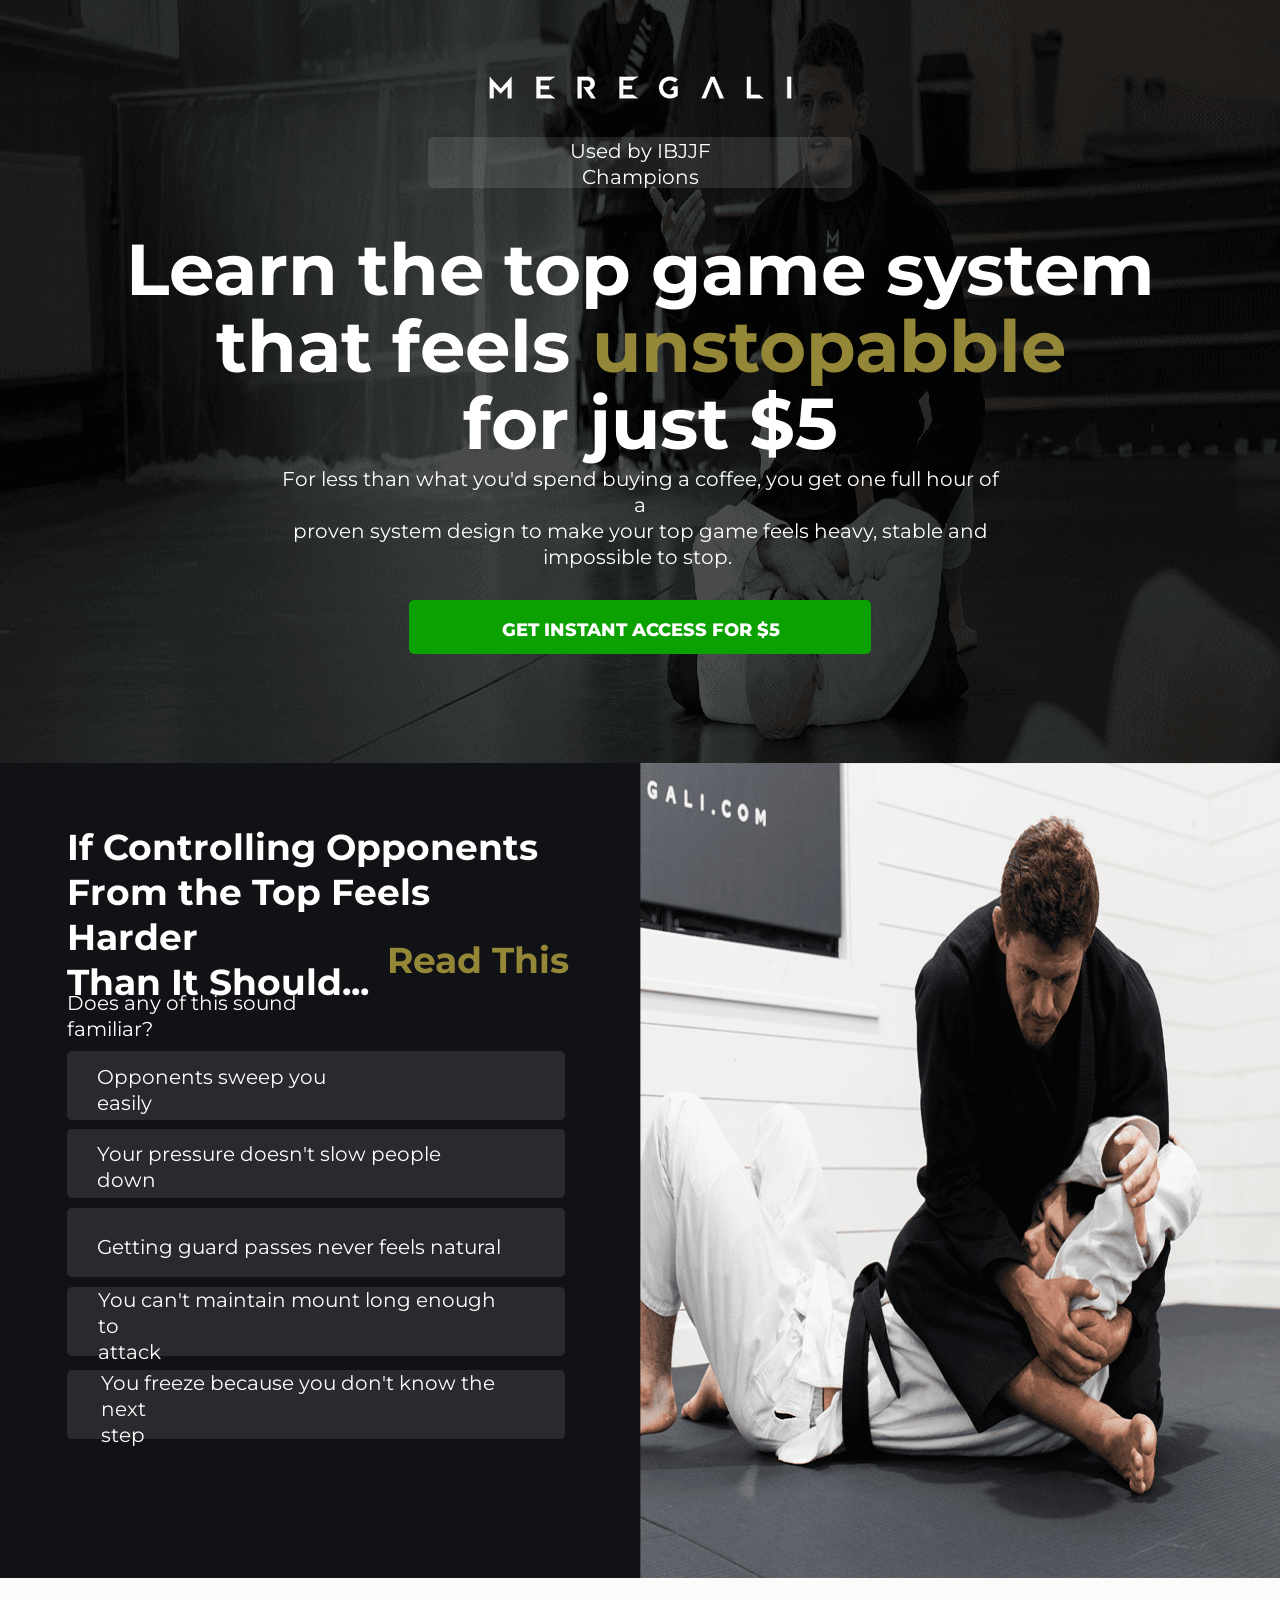
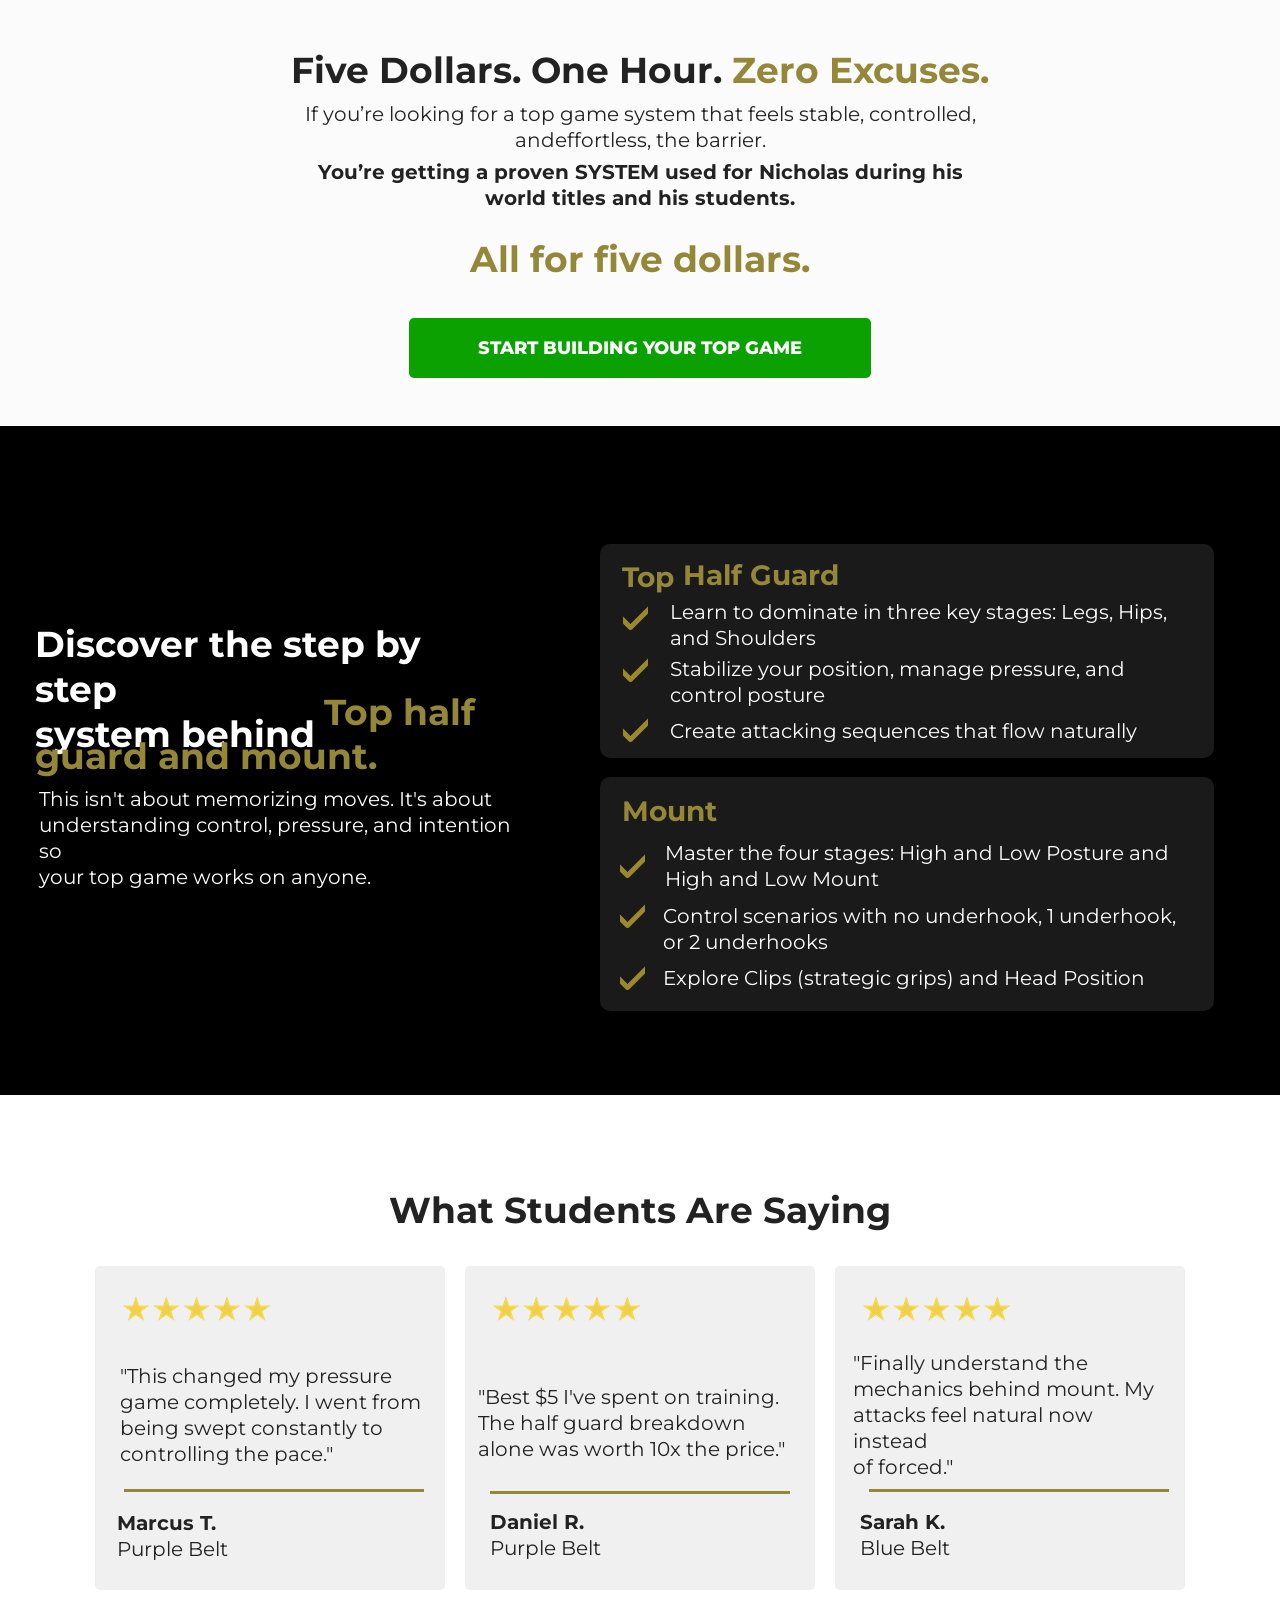
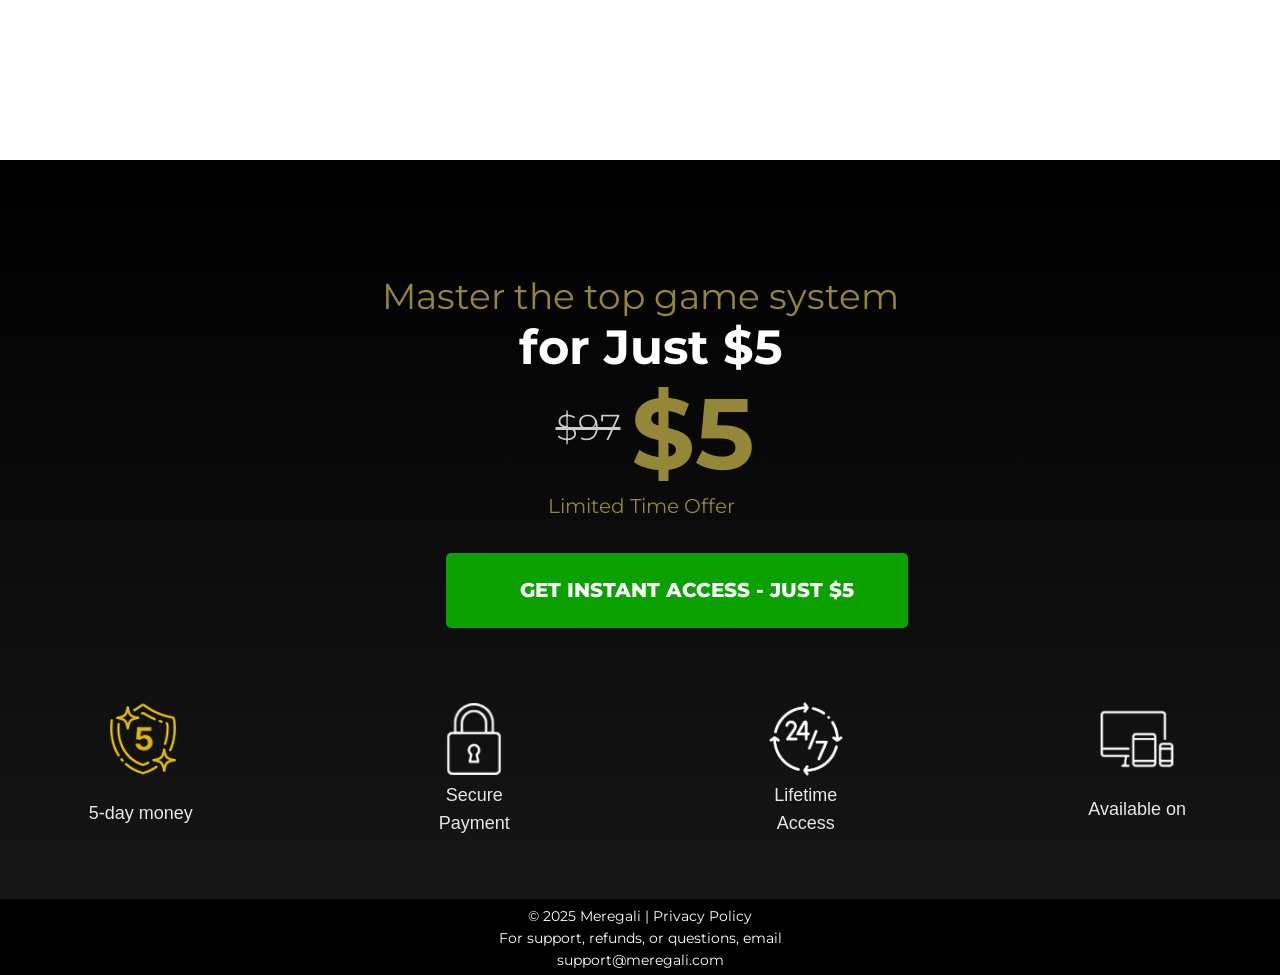
<file: top-game/index.html>
<!DOCTYPE html>
<html lang="en" data-redirect-timezone="1" dir="ltr"><head>
	<meta charset="utf-8">
	
	
	
	<!-- Start of headStart -->
    
    <!-- Snippet: xfLMQcrpP --><!-- Google Tag Manager -->

<!-- End Google Tag Manager --><!-- SnippetEnd: xfLMQcrpP --><!-- End of headStart -->
	<meta name="viewport" content="width=device-width">
	<meta name="generator" content="Framer 293632e">
	<title>Meregali</title>
    <meta name="description" content="This isn’t a collection of techniques, it’s a place to learn jiu-jitsu with structure, purpose, and clarity">
    <meta name="framer-search-index" content="https://framerusercontent.com/sites/7eYqqk7WEUElhVLI3Ok0OS/searchIndex-4mnp1vwad45J.json">
    <meta name="framer-search-index-fallback" content="https://framerusercontent.com/sites/7eYqqk7WEUElhVLI3Ok0OS/searchIndex-PoVAeLrtsJI5.json">
    <link href="../assets/default-favicon-light.v1.png" rel="icon" media="(prefers-color-scheme: light)">
    <link href="../assets/default-favicon-dark.v1.png" rel="icon" media="(prefers-color-scheme: dark)">
    <link rel="apple-touch-icon" href="../assets/default-touch-icon.v3.png">
    <!-- Open Graph / Facebook -->
    <meta property="og:type" content="website">
    <meta property="og:title" content="Meregali">
    <meta property="og:description" content="This isn’t a collection of techniques, it’s a place to learn jiu-jitsu with structure, purpose, and clarity">
    <!-- Twitter -->
    <meta name="twitter:card" content="summary_large_image">
    <meta name="twitter:title" content="Meregali">
    <meta name="twitter:description" content="This isn’t a collection of techniques, it’s a place to learn jiu-jitsu with structure, purpose, and clarity">
	
	
	
	<meta name="robots" content="max-image-preview:large"><link rel="canonical" href="https://lp.meregali.com/top-game"><meta property="og:url" content="https://lp.meregali.com/top-game"><!-- Start of headEnd -->
    
    <!-- End of headEnd -->
<link rel="stylesheet" href="styles.css"></head>
<body>
	
	<!-- Start of bodyStart -->
    
    <!-- Snippet: OP3WugyOW --><!-- Google Tag Manager (noscript) -->

<!-- End Google Tag Manager (noscript) --><!-- SnippetEnd: OP3WugyOW --><!-- End of bodyStart -->
	
	<div id="main" data-framer-hydrate-v2="{&quot;routeId&quot;:&quot;f9NPSEGKs&quot;,&quot;localeId&quot;:&quot;default&quot;,&quot;breakpoints&quot;:[{&quot;hash&quot;:&quot;r9l046&quot;,&quot;mediaQuery&quot;:&quot;(min-width: 1920px)&quot;},{&quot;hash&quot;:&quot;l8oynu&quot;,&quot;mediaQuery&quot;:&quot;(min-width: 1200px) and (max-width: 1919.98px)&quot;},{&quot;hash&quot;:&quot;6rjecc&quot;,&quot;mediaQuery&quot;:&quot;(max-width: 1199.98px)&quot;}]}" data-framer-ssr-released-at="2026-02-10T08:36:42.198Z" data-framer-page-optimized-at="2026-02-14T19:17:51.079Z" data-framer-generated-page=""><!--$--><div data-framer-root="" class="framer-nEGWb framer-l8oynu" style="min-height:100vh;width:auto"><div class="framer-9fbu68 hidden-6rjecc" data-framer-name="1920w light"><div class="framer-helkya" data-framer-name="Body paints"></div><div class="framer-4ngklp" data-framer-name="Background"><div class="framer-1yxxv31" data-framer-name="Image"><div style="position:absolute;border-radius:inherit;corner-shape:inherit;top:0;right:0;bottom:0;left:0" data-framer-background-image-wrapper="true"><img decoding="async" width="3840" height="1526" src="../assets/mjxm5N7JG5rmzueWjkxlGCdETa4.png" alt="" style="display:block;width:100%;height:100%;border-radius:inherit;corner-shape:inherit;object-position:center;object-fit:fill" data-framer-original-sizes="100vw"></div><div class="framer-mro956" data-framer-name="Strong → for just $5" style="justify-content:center;transform:none" data-framer-component-type="RichTextContainer"><p dir="auto" style="--font-selector:R0Y7TW9udHNlcnJhdC03MDA=;--framer-font-family:&quot;Montserrat&quot;, &quot;Montserrat Placeholder&quot;, sans-serif;--framer-font-size:72px;--framer-font-weight:700;--framer-line-height:77px;--framer-text-alignment:center;--framer-text-color:rgb(255, 255, 255)" class="framer-text">for just $5</p></div><div class="framer-108v872" data-framer-name="7684973c-meregali-logo-1746557646_108f00t000000000000028.png"><div style="position:absolute;border-radius:inherit;corner-shape:inherit;top:0;right:0;bottom:0;left:0" data-framer-background-image-wrapper="true"><img decoding="async" width="1212" height="116" src="../assets/MKo4XB2qZB4YdGshyL3oHfTHJs.png" alt="" style="display:block;width:100%;height:100%;border-radius:inherit;corner-shape:inherit;object-position:center;object-fit:fill" data-framer-original-sizes="303px"></div></div><div class="framer-1bfew84" data-framer-name="Overlay"><div class="framer-1beiw40" data-framer-name="Used by IBJJF Champions" style="justify-content:center;transform:none" data-framer-component-type="RichTextContainer"><p style="--font-selector:R0Y7TW9udHNlcnJhdC1yZWd1bGFy;--framer-font-family:&quot;Montserrat&quot;, &quot;Montserrat Placeholder&quot;, sans-serif;--framer-font-size:20px;--framer-line-height:26px;--framer-text-alignment:center;--framer-text-color:rgb(255, 255, 255)" class="framer-text">Used by IBJJF Champions</p></div></div></div><div class="framer-1s9nxnz" data-framer-name="Image"><div style="position:absolute;border-radius:inherit;corner-shape:inherit;top:0;right:0;bottom:0;left:0" data-framer-background-image-wrapper="true"><img decoding="async" width="3840" height="1630" src="../assets/47tD2j44XBYfr6SNVoxlmSeEpM.png" alt="" style="display:block;width:100%;height:100%;border-radius:inherit;corner-shape:inherit;object-position:center;object-fit:fill" data-framer-original-sizes="100vw"></div><div class="framer-1j7oik5" data-framer-name="Strong → If Controlling Opponents
From the Top Feels Harder
Than It Should...&nbsp;" style="justify-content:center;transform:none" data-framer-component-type="RichTextContainer"><p style="--font-selector:R0Y7TW9udHNlcnJhdC03MDA=;--framer-font-family:&quot;Montserrat&quot;, &quot;Montserrat Placeholder&quot;, sans-serif;--framer-font-size:36px;--framer-font-weight:700;--framer-line-height:45px;--framer-text-color:rgb(255, 255, 255)" class="framer-text">If Controlling Opponents</p><p style="--font-selector:R0Y7TW9udHNlcnJhdC03MDA=;--framer-font-family:&quot;Montserrat&quot;, &quot;Montserrat Placeholder&quot;, sans-serif;--framer-font-size:36px;--framer-font-weight:700;--framer-line-height:45px;--framer-text-color:rgb(255, 255, 255)" class="framer-text">From the Top Feels Harder</p><p style="--font-selector:R0Y7TW9udHNlcnJhdC03MDA=;--framer-font-family:&quot;Montserrat&quot;, &quot;Montserrat Placeholder&quot;, sans-serif;--framer-font-size:36px;--framer-font-weight:700;--framer-line-height:45px;--framer-text-color:rgb(255, 255, 255)" class="framer-text">Than It Should...&nbsp;</p></div><div class="framer-1m3h6bc" data-framer-name="Strong → Read This" style="justify-content:center;transform:none" data-framer-component-type="RichTextContainer"><p style="--font-selector:R0Y7TW9udHNlcnJhdC03MDA=;--framer-font-family:&quot;Montserrat&quot;, &quot;Montserrat Placeholder&quot;, sans-serif;--framer-font-size:36px;--framer-font-weight:700;--framer-line-height:45px;--framer-text-color:rgb(149, 135, 56)" class="framer-text">Read This</p></div><div class="framer-1aywf7n" data-framer-name="Overlay"><div class="framer-crqoxs" data-framer-name="Opponents sweep you easily" style="justify-content:center;transform:none" data-framer-component-type="RichTextContainer"><p style="--font-selector:R0Y7TW9udHNlcnJhdC1yZWd1bGFy;--framer-font-family:&quot;Montserrat&quot;, &quot;Montserrat Placeholder&quot;, sans-serif;--framer-font-size:20px;--framer-line-height:26px;--framer-text-color:rgb(255, 255, 255)" class="framer-text">Opponents sweep you easily</p></div></div><div class="framer-icmepy" data-framer-name="Does any of this sound familiar?" style="justify-content:center;transform:none" data-framer-component-type="RichTextContainer"><p style="--font-selector:R0Y7TW9udHNlcnJhdC1yZWd1bGFy;--framer-font-family:&quot;Montserrat&quot;, &quot;Montserrat Placeholder&quot;, sans-serif;--framer-font-size:20px;--framer-line-height:26px;--framer-text-color:rgb(255, 255, 255)" class="framer-text">Does any of this sound familiar?</p></div><div class="framer-1kjld4k" data-framer-name="Overlay"><div class="framer-38wk1m" data-framer-name="Your pressure doesn't slow people down" style="justify-content:center;transform:none" data-framer-component-type="RichTextContainer"><p style="--font-selector:R0Y7TW9udHNlcnJhdC1yZWd1bGFy;--framer-font-family:&quot;Montserrat&quot;, &quot;Montserrat Placeholder&quot;, sans-serif;--framer-font-size:20px;--framer-line-height:26px;--framer-text-color:rgb(255, 255, 255)" class="framer-text">Your pressure doesn't slow people down</p></div></div><div class="framer-t2m652" data-framer-name="Overlay"><div class="framer-187b33x" data-framer-name="Getting guard passes never feels natural&nbsp;" style="justify-content:center;transform:none" data-framer-component-type="RichTextContainer"><p style="--font-selector:R0Y7TW9udHNlcnJhdC1yZWd1bGFy;--framer-font-family:&quot;Montserrat&quot;, &quot;Montserrat Placeholder&quot;, sans-serif;--framer-font-size:20px;--framer-line-height:26px;--framer-text-color:rgb(255, 255, 255)" class="framer-text">Getting guard passes never feels natural&nbsp;</p></div></div><div class="framer-1fyg8t5" data-framer-name="Overlay"><div class="framer-14fsax3" data-framer-name="You can't maintain mount long enough to attack" style="justify-content:center;transform:none" data-framer-component-type="RichTextContainer"><p style="--font-selector:R0Y7TW9udHNlcnJhdC1yZWd1bGFy;--framer-font-family:&quot;Montserrat&quot;, &quot;Montserrat Placeholder&quot;, sans-serif;--framer-font-size:20px;--framer-line-height:26px;--framer-text-color:rgb(255, 255, 255)" class="framer-text">You can't maintain mount long enough to</p><p style="--font-selector:R0Y7TW9udHNlcnJhdC1yZWd1bGFy;--framer-font-family:&quot;Montserrat&quot;, &quot;Montserrat Placeholder&quot;, sans-serif;--framer-font-size:20px;--framer-line-height:26px;--framer-text-color:rgb(255, 255, 255)" class="framer-text">attack</p></div></div><div class="framer-12vmsw9" data-framer-name="Overlay"><div class="framer-19w38ar" data-framer-name="You freeze because you don't know the next step" style="justify-content:center;transform:none" data-framer-component-type="RichTextContainer"><p style="--font-selector:R0Y7TW9udHNlcnJhdC1yZWd1bGFy;--framer-font-family:&quot;Montserrat&quot;, &quot;Montserrat Placeholder&quot;, sans-serif;--framer-font-size:20px;--framer-line-height:26px;--framer-text-color:rgb(255, 255, 255)" class="framer-text">You freeze because you don't know the next</p><p style="--font-selector:R0Y7TW9udHNlcnJhdC1yZWd1bGFy;--framer-font-family:&quot;Montserrat&quot;, &quot;Montserrat Placeholder&quot;, sans-serif;--framer-font-size:20px;--framer-line-height:26px;--framer-text-color:rgb(255, 255, 255)" class="framer-text">step</p></div></div></div><div class="framer-1qfkh3c" data-framer-name="Background"><div class="framer-7ucguh" data-framer-name="Strong → All for five dollars." style="justify-content:center;transform:none" data-framer-component-type="RichTextContainer"><p dir="auto" style="--font-selector:R0Y7TW9udHNlcnJhdC03MDA=;--framer-font-family:&quot;Montserrat&quot;, &quot;Montserrat Placeholder&quot;, sans-serif;--framer-font-size:36px;--framer-font-weight:700;--framer-line-height:45px;--framer-text-alignment:center;--framer-text-color:rgb(149, 135, 56)" class="framer-text">All for five dollars.</p></div><!--$--><a class="framer-7w9g4g framer-18jvjco" data-framer-name="Link" href="https://meregali.com/programs/top-game" target="_blank" rel="noopener"><div class="framer-1ppihco" data-framer-name="START BUILDING YOUR TOP GAME" style="justify-content:center;transform:none" data-framer-component-type="RichTextContainer"><p style="--font-selector:R0Y7TW9udHNlcnJhdC04MDA=;--framer-font-family:&quot;Montserrat&quot;, &quot;Montserrat Placeholder&quot;, sans-serif;--framer-font-size:18px;--framer-font-weight:800;--framer-line-height:22px;--framer-text-alignment:center;--framer-text-color:rgb(255, 255, 255)" class="framer-text">START BUILDING YOUR TOP GAME</p></div></a><!--/$--><div class="framer-v6i7hw" data-framer-name="Strong → Five Dollars. One Hour.&nbsp;" style="justify-content:center;transform:none" data-framer-component-type="RichTextContainer"><p dir="auto" style="--font-selector:R0Y7TW9udHNlcnJhdC03MDA=;--framer-font-family:&quot;Montserrat&quot;, &quot;Montserrat Placeholder&quot;, sans-serif;--framer-font-size:36px;--framer-font-weight:700;--framer-line-height:45px;--framer-text-alignment:center;--framer-text-color:rgb(34, 34, 34)" class="framer-text">Five Dollars. One Hour.&nbsp;<span style="--framer-text-color:rgb(149, 135, 56)" class="framer-text">Zero Excuses.</span></p></div></div><div class="framer-ym45e7" data-framer-name="Background"><div class="framer-a18wgf" data-framer-name="This isn't about memorizing moves — it's about understanding control, pressure, and intention so your top game works on anyone." style="justify-content:center;transform:none" data-framer-component-type="RichTextContainer"><p style="--font-selector:R0Y7TW9udHNlcnJhdC1yZWd1bGFy;--framer-font-family:&quot;Montserrat&quot;, &quot;Montserrat Placeholder&quot;, sans-serif;--framer-font-size:20px;--framer-line-height:26px;--framer-text-color:rgb(255, 255, 255)" class="framer-text">This isn't about memorizing moves. It's about</p><p style="--font-selector:R0Y7TW9udHNlcnJhdC1yZWd1bGFy;--framer-font-family:&quot;Montserrat&quot;, &quot;Montserrat Placeholder&quot;, sans-serif;--framer-font-size:20px;--framer-line-height:26px;--framer-text-color:rgb(255, 255, 255)" class="framer-text">understanding control, pressure, and intention so</p><p style="--font-selector:R0Y7TW9udHNlcnJhdC1yZWd1bGFy;--framer-font-family:&quot;Montserrat&quot;, &quot;Montserrat Placeholder&quot;, sans-serif;--framer-font-size:20px;--framer-line-height:26px;--framer-text-color:rgb(255, 255, 255)" class="framer-text">your top game works on anyone.</p></div><div class="framer-1r5s74i" data-framer-name="Strong → Discover the step by step
system behind&nbsp;" style="justify-content:center;transform:none" data-framer-component-type="RichTextContainer"><p style="--font-selector:R0Y7TW9udHNlcnJhdC03MDA=;--framer-font-family:&quot;Montserrat&quot;, &quot;Montserrat Placeholder&quot;, sans-serif;--framer-font-size:36px;--framer-font-weight:700;--framer-line-height:45px;--framer-text-color:rgb(255, 255, 255)" class="framer-text">Discover the step by step</p><p style="--font-selector:R0Y7TW9udHNlcnJhdC03MDA=;--framer-font-family:&quot;Montserrat&quot;, &quot;Montserrat Placeholder&quot;, sans-serif;--framer-font-size:36px;--framer-font-weight:700;--framer-line-height:45px;--framer-text-color:rgb(255, 255, 255)" class="framer-text">system behind&nbsp;</p></div><div class="framer-6nzc4t" data-framer-name="guard and mount." style="justify-content:center;transform:none" data-framer-component-type="RichTextContainer"><p style="--font-selector:R0Y7TW9udHNlcnJhdC03MDA=;--framer-font-family:&quot;Montserrat&quot;, &quot;Montserrat Placeholder&quot;, sans-serif;--framer-font-size:36px;--framer-font-weight:700;--framer-line-height:45px;--framer-text-color:rgb(149, 135, 56)" class="framer-text">guard and mount.</p></div><div class="framer-1fht28s" data-framer-name="Overlay"><div class="framer-1isen86" data-framer-name="Strong"><div class="framer-183115c" data-framer-name="Strong → Top&nbsp;" style="justify-content:center;transform:none" data-framer-component-type="RichTextContainer"><p style="--font-selector:R0Y7TW9udHNlcnJhdC03MDA=;--framer-font-family:&quot;Montserrat&quot;, &quot;Montserrat Placeholder&quot;, sans-serif;--framer-font-size:28px;--framer-font-weight:700;--framer-line-height:26px;--framer-text-color:rgb(149, 135, 56)" class="framer-text">Top&nbsp;</p></div><div class="framer-xokjhf" data-framer-name="Half Guard" style="justify-content:center;transform:none" data-framer-component-type="RichTextContainer"><p style="--font-selector:R0Y7TW9udHNlcnJhdC03MDA=;--framer-font-family:&quot;Montserrat&quot;, &quot;Montserrat Placeholder&quot;, sans-serif;--framer-font-size:28px;--framer-font-weight:700;--framer-line-height:26px;--framer-text-color:rgb(149, 135, 56)" class="framer-text">Half Guard</p></div></div><div class="ssr-variant hidden-r9l046"><div class="framer-5o1n5c" data-framer-name="Learn to dominate in three key stages: Legs, Hips, and Shoulders" style="justify-content:center;transform:none" data-framer-component-type="RichTextContainer"><p style="--font-selector:R0Y7TW9udHNlcnJhdC1yZWd1bGFy;--framer-font-family:&quot;Montserrat&quot;, &quot;Montserrat Placeholder&quot;, sans-serif;--framer-font-size:20px;--framer-line-height:26px;--framer-text-color:rgb(255, 255, 255)" class="framer-text">Learn to dominate in three key stages: Legs, Hips,</p><p style="--font-selector:R0Y7TW9udHNlcnJhdC1yZWd1bGFy;--framer-font-family:&quot;Montserrat&quot;, &quot;Montserrat Placeholder&quot;, sans-serif;--framer-font-size:20px;--framer-line-height:26px;--framer-text-color:rgb(255, 255, 255)" class="framer-text">and Shoulders</p></div></div><div class="ssr-variant hidden-l8oynu hidden-6rjecc"><div class="framer-5o1n5c" data-framer-name="Learn to dominate in three key stages: Legs, Hips, and Shoulders" style="justify-content:center;transform:translateX(-50%)" data-framer-component-type="RichTextContainer"><p style="--font-selector:R0Y7TW9udHNlcnJhdC1yZWd1bGFy;--framer-font-family:&quot;Montserrat&quot;, &quot;Montserrat Placeholder&quot;, sans-serif;--framer-font-size:20px;--framer-line-height:26px;--framer-text-color:rgb(255, 255, 255)" class="framer-text">Learn to dominate in three key stages: Legs, Hips, and Shoulders</p></div></div><div class="framer-uio7w0" data-framer-name="b4ee17ca-verificar_100z00p00p00p005000028.png"><div style="position:absolute;border-radius:inherit;corner-shape:inherit;top:0;right:0;bottom:0;left:0" data-framer-background-image-wrapper="true"><img decoding="async" loading="lazy" width="100" height="100" src="../assets/lGWEdON5aQ7ySegF6sESna9orMY.png" alt="" style="display:block;width:100%;height:100%;border-radius:inherit;corner-shape:inherit;object-position:center;object-fit:fill"></div></div><div class="ssr-variant hidden-r9l046"><div class="framer-1nfpq73" data-framer-name="Stabilize your position, manage pressure, and control posture" style="justify-content:center;transform:none" data-framer-component-type="RichTextContainer"><p style="--font-selector:R0Y7TW9udHNlcnJhdC1yZWd1bGFy;--framer-font-family:&quot;Montserrat&quot;, &quot;Montserrat Placeholder&quot;, sans-serif;--framer-font-size:20px;--framer-line-height:26px;--framer-text-color:rgb(255, 255, 255)" class="framer-text">Stabilize your position, manage pressure, and</p><p style="--font-selector:R0Y7TW9udHNlcnJhdC1yZWd1bGFy;--framer-font-family:&quot;Montserrat&quot;, &quot;Montserrat Placeholder&quot;, sans-serif;--framer-font-size:20px;--framer-line-height:26px;--framer-text-color:rgb(255, 255, 255)" class="framer-text">control posture</p></div></div><div class="ssr-variant hidden-l8oynu hidden-6rjecc"><div class="framer-1nfpq73" data-framer-name="Stabilize your position, manage pressure, and control posture" style="justify-content:center;transform:none" data-framer-component-type="RichTextContainer"><p style="--font-selector:R0Y7TW9udHNlcnJhdC1yZWd1bGFy;--framer-font-family:&quot;Montserrat&quot;, &quot;Montserrat Placeholder&quot;, sans-serif;--framer-font-size:20px;--framer-line-height:26px;--framer-text-color:rgb(255, 255, 255)" class="framer-text">Stabilize your position, manage pressure, and control posture</p></div></div><div class="framer-ykxro" data-framer-name="b4ee17ca-verificar_100z00p00p00p005000028.png"><div style="position:absolute;border-radius:inherit;corner-shape:inherit;top:0;right:0;bottom:0;left:0" data-framer-background-image-wrapper="true"><img decoding="async" loading="lazy" width="100" height="100" src="../assets/lGWEdON5aQ7ySegF6sESna9orMY.png" alt="" style="display:block;width:100%;height:100%;border-radius:inherit;corner-shape:inherit;object-position:center;object-fit:fill"></div></div><div class="framer-95qvgn" data-framer-name="Create attacking sequences that flow naturally" style="justify-content:center;transform:none" data-framer-component-type="RichTextContainer"><p style="--font-selector:R0Y7TW9udHNlcnJhdC1yZWd1bGFy;--framer-font-family:&quot;Montserrat&quot;, &quot;Montserrat Placeholder&quot;, sans-serif;--framer-font-size:20px;--framer-line-height:26px;--framer-text-color:rgb(255, 255, 255)" class="framer-text">Create attacking sequences that flow naturally</p></div><div class="framer-1sd9sia" data-framer-name="b4ee17ca-verificar_100z00p00p00p005000028.png"><div style="position:absolute;border-radius:inherit;corner-shape:inherit;top:0;right:0;bottom:0;left:0" data-framer-background-image-wrapper="true"><img decoding="async" loading="lazy" width="100" height="100" src="../assets/lGWEdON5aQ7ySegF6sESna9orMY.png" alt="" style="display:block;width:100%;height:100%;border-radius:inherit;corner-shape:inherit;object-position:center;object-fit:fill"></div></div></div><div class="framer-1d0395z" data-framer-name="Top half" style="justify-content:center;transform:none" data-framer-component-type="RichTextContainer"><p style="--font-selector:R0Y7TW9udHNlcnJhdC03MDA=;--framer-font-family:&quot;Montserrat&quot;, &quot;Montserrat Placeholder&quot;, sans-serif;--framer-font-size:36px;--framer-font-weight:700;--framer-line-height:45px;--framer-text-color:rgb(149, 135, 56)" class="framer-text">Top half</p></div><div class="framer-1aorgpm" data-framer-name="Overlay"><div class="framer-1o2xkwy" data-framer-name="Strong → Mount" style="justify-content:center;transform:none" data-framer-component-type="RichTextContainer"><p dir="auto" style="--font-selector:R0Y7TW9udHNlcnJhdC03MDA=;--framer-font-family:&quot;Montserrat&quot;, &quot;Montserrat Placeholder&quot;, sans-serif;--framer-font-size:28px;--framer-font-weight:700;--framer-line-height:26px;--framer-text-color:rgb(149, 135, 56)" class="framer-text">Mount</p></div><div class="framer-1pt03mi" data-framer-name="Master the four stages: High and Low Posture and High and Low Mount" style="justify-content:center;transform:none" data-framer-component-type="RichTextContainer"><p dir="auto" style="--font-selector:R0Y7TW9udHNlcnJhdC1yZWd1bGFy;--framer-font-family:&quot;Montserrat&quot;, &quot;Montserrat Placeholder&quot;, sans-serif;--framer-font-size:20px;--framer-line-height:26px;--framer-text-color:rgb(255, 255, 255)" class="framer-text">Master the four stages: High and Low Posture and</p><p dir="auto" style="--font-selector:R0Y7TW9udHNlcnJhdC1yZWd1bGFy;--framer-font-family:&quot;Montserrat&quot;, &quot;Montserrat Placeholder&quot;, sans-serif;--framer-font-size:20px;--framer-line-height:26px;--framer-text-color:rgb(255, 255, 255)" class="framer-text">High and Low Mount</p></div><div class="framer-1lffkpv" data-framer-name="b4ee17ca-verificar_100z00p00p00p005000028.png"><div style="position:absolute;border-radius:inherit;corner-shape:inherit;top:0;right:0;bottom:0;left:0" data-framer-background-image-wrapper="true"><img decoding="async" loading="lazy" width="100" height="100" src="../assets/lGWEdON5aQ7ySegF6sESna9orMY.png" alt="" style="display:block;width:100%;height:100%;border-radius:inherit;corner-shape:inherit;object-position:center;object-fit:fill"></div></div><div class="framer-hyrhns" data-framer-name="Explore Clips (strategic grips) and Head Position" style="justify-content:center;transform:none" data-framer-component-type="RichTextContainer"><p dir="auto" style="--font-selector:R0Y7TW9udHNlcnJhdC1yZWd1bGFy;--framer-font-family:&quot;Montserrat&quot;, &quot;Montserrat Placeholder&quot;, sans-serif;--framer-font-size:20px;--framer-line-height:26px;--framer-text-color:rgb(255, 255, 255)" class="framer-text">Explore Clips (strategic grips) and Head Position</p></div><div class="framer-mz2dzm" data-framer-name="b4ee17ca-verificar_100z00p00p00p005000028.png"><div style="position:absolute;border-radius:inherit;corner-shape:inherit;top:0;right:0;bottom:0;left:0" data-framer-background-image-wrapper="true"><img decoding="async" loading="lazy" width="100" height="100" src="../assets/lGWEdON5aQ7ySegF6sESna9orMY.png" alt="" style="display:block;width:100%;height:100%;border-radius:inherit;corner-shape:inherit;object-position:center;object-fit:fill"></div></div><div class="framer-4rtw4u" data-framer-name="Control scenarios with no underhook, 1 underhook, or 2 underhooks" style="justify-content:center;transform:none" data-framer-component-type="RichTextContainer"><p dir="auto" style="--font-selector:R0Y7TW9udHNlcnJhdC1yZWd1bGFy;--framer-font-family:&quot;Montserrat&quot;, &quot;Montserrat Placeholder&quot;, sans-serif;--framer-font-size:20px;--framer-line-height:26px;--framer-text-color:rgb(255, 255, 255)" class="framer-text">Control scenarios with no underhook, 1 underhook,</p><p dir="auto" style="--font-selector:R0Y7TW9udHNlcnJhdC1yZWd1bGFy;--framer-font-family:&quot;Montserrat&quot;, &quot;Montserrat Placeholder&quot;, sans-serif;--framer-font-size:20px;--framer-line-height:26px;--framer-text-color:rgb(255, 255, 255)" class="framer-text">or 2 underhooks</p></div><div class="framer-1hc60a8" data-framer-name="b4ee17ca-verificar_100z00p00p00p005000028.png"><div style="position:absolute;border-radius:inherit;corner-shape:inherit;top:0;right:0;bottom:0;left:0" data-framer-background-image-wrapper="true"><img decoding="async" loading="lazy" width="100" height="100" src="../assets/lGWEdON5aQ7ySegF6sESna9orMY.png" alt="" style="display:block;width:100%;height:100%;border-radius:inherit;corner-shape:inherit;object-position:center;object-fit:fill"></div></div></div></div><div class="framer-90u14x" data-framer-name="Background"><div class="framer-128lmdj" data-framer-name="Background"><div class="framer-1r8b80u" data-framer-name="&quot;This changed my pressure game completely. I went from being swept constantly to controlling the pace.&quot;" style="justify-content:center;transform:none" data-framer-component-type="RichTextContainer"><p style="--font-selector:R0Y7TW9udHNlcnJhdC1yZWd1bGFy;--framer-font-family:&quot;Montserrat&quot;, &quot;Montserrat Placeholder&quot;, sans-serif;--framer-font-size:20px;--framer-line-height:26px;--framer-text-color:rgb(34, 34, 34)" class="framer-text">"This changed my pressure</p><p style="--font-selector:R0Y7TW9udHNlcnJhdC1yZWd1bGFy;--framer-font-family:&quot;Montserrat&quot;, &quot;Montserrat Placeholder&quot;, sans-serif;--framer-font-size:20px;--framer-line-height:26px;--framer-text-color:rgb(34, 34, 34)" class="framer-text">game completely. I went from</p><p style="--font-selector:R0Y7TW9udHNlcnJhdC1yZWd1bGFy;--framer-font-family:&quot;Montserrat&quot;, &quot;Montserrat Placeholder&quot;, sans-serif;--framer-font-size:20px;--framer-line-height:26px;--framer-text-color:rgb(34, 34, 34)" class="framer-text">being swept constantly to</p><p style="--font-selector:R0Y7TW9udHNlcnJhdC1yZWd1bGFy;--framer-font-family:&quot;Montserrat&quot;, &quot;Montserrat Placeholder&quot;, sans-serif;--framer-font-size:20px;--framer-line-height:26px;--framer-text-color:rgb(34, 34, 34)" class="framer-text">controlling the pace."</p></div><div class="framer-1s90kai" data-framer-name="Background"></div><div class="framer-rd9555" data-framer-name="Strong → Marcus T." style="justify-content:center;transform:none" data-framer-component-type="RichTextContainer"><p style="--font-selector:R0Y7TW9udHNlcnJhdC03MDA=;--framer-font-family:&quot;Montserrat&quot;, &quot;Montserrat Placeholder&quot;, sans-serif;--framer-font-size:20px;--framer-font-weight:700;--framer-line-height:26px;--framer-text-color:rgb(34, 34, 34)" class="framer-text">Marcus T.</p><p style="--font-selector:R0Y7TW9udHNlcnJhdC1yZWd1bGFy;--framer-font-family:&quot;Montserrat&quot;, &quot;Montserrat Placeholder&quot;, sans-serif;--framer-font-size:20px;--framer-line-height:26px;--framer-text-color:rgb(34, 34, 34)" class="framer-text">Purple Belt</p></div><div class="framer-3vv2q9" data-framer-name="bdf89879-pngwing-com-1_104c00x000000000000028.png"><div style="position:absolute;border-radius:inherit;corner-shape:inherit;top:0;right:0;bottom:0;left:0" data-framer-background-image-wrapper="true"><img decoding="async" loading="lazy" width="624" height="132" src="../assets/1HPGpnCTty1sffIipDgczyNCzg.png" alt="" style="display:block;width:100%;height:100%;border-radius:inherit;corner-shape:inherit;object-position:center;object-fit:fill" data-framer-original-sizes="156px"></div></div></div><div class="framer-72sfkv" data-framer-name="Background"><div class="framer-tu3xm7" data-framer-name="&quot;Best $5 I've spent on training. The half guard breakdown alone was worth 10x the price.&quot;" style="justify-content:center;transform:none" data-framer-component-type="RichTextContainer"><p style="--font-selector:R0Y7TW9udHNlcnJhdC1yZWd1bGFy;--framer-font-family:&quot;Montserrat&quot;, &quot;Montserrat Placeholder&quot;, sans-serif;--framer-font-size:20px;--framer-line-height:26px;--framer-text-color:rgb(34, 34, 34)" class="framer-text">"Best $5 I've spent on training.</p><p style="--font-selector:R0Y7TW9udHNlcnJhdC1yZWd1bGFy;--framer-font-family:&quot;Montserrat&quot;, &quot;Montserrat Placeholder&quot;, sans-serif;--framer-font-size:20px;--framer-line-height:26px;--framer-text-color:rgb(34, 34, 34)" class="framer-text">The half guard breakdown alone was worth 10x the price."</p></div><div class="framer-1md0khs" data-framer-name="Background"></div><div class="framer-2ffnay" data-framer-name="Strong → Daniel R." style="justify-content:center;transform:none" data-framer-component-type="RichTextContainer"><p style="--font-selector:R0Y7TW9udHNlcnJhdC03MDA=;--framer-font-family:&quot;Montserrat&quot;, &quot;Montserrat Placeholder&quot;, sans-serif;--framer-font-size:20px;--framer-font-weight:700;--framer-line-height:26px;--framer-text-color:rgb(34, 34, 34)" class="framer-text">Daniel R.</p><p style="--font-selector:R0Y7TW9udHNlcnJhdC1yZWd1bGFy;--framer-font-family:&quot;Montserrat&quot;, &quot;Montserrat Placeholder&quot;, sans-serif;--framer-font-size:20px;--framer-line-height:26px;--framer-text-color:rgb(34, 34, 34)" class="framer-text">Purple Belt</p></div><div class="framer-1bj6kq6" data-framer-name="bdf89879-pngwing-com-1_104c00x000000000000028.png"><div style="position:absolute;border-radius:inherit;corner-shape:inherit;top:0;right:0;bottom:0;left:0" data-framer-background-image-wrapper="true"><img decoding="async" loading="lazy" width="624" height="132" src="../assets/1HPGpnCTty1sffIipDgczyNCzg.png" alt="" style="display:block;width:100%;height:100%;border-radius:inherit;corner-shape:inherit;object-position:center;object-fit:fill" data-framer-original-sizes="156px"></div></div></div><div class="framer-1n2jjxz" data-framer-name="Background"><div class="framer-iqklj2" data-framer-name="&quot;Finally understand the mechanics behind mount. My attacks feel natural now instead of forced.&quot;" style="justify-content:center;transform:none" data-framer-component-type="RichTextContainer"><p style="--font-selector:R0Y7TW9udHNlcnJhdC1yZWd1bGFy;--framer-font-family:&quot;Montserrat&quot;, &quot;Montserrat Placeholder&quot;, sans-serif;--framer-font-size:20px;--framer-line-height:26px;--framer-text-color:rgb(34, 34, 34)" class="framer-text">"Finally understand the</p><p style="--font-selector:R0Y7TW9udHNlcnJhdC1yZWd1bGFy;--framer-font-family:&quot;Montserrat&quot;, &quot;Montserrat Placeholder&quot;, sans-serif;--framer-font-size:20px;--framer-line-height:26px;--framer-text-color:rgb(34, 34, 34)" class="framer-text">mechanics behind mount. My</p><p style="--font-selector:R0Y7TW9udHNlcnJhdC1yZWd1bGFy;--framer-font-family:&quot;Montserrat&quot;, &quot;Montserrat Placeholder&quot;, sans-serif;--framer-font-size:20px;--framer-line-height:26px;--framer-text-color:rgb(34, 34, 34)" class="framer-text">attacks feel natural now instead</p><p style="--font-selector:R0Y7TW9udHNlcnJhdC1yZWd1bGFy;--framer-font-family:&quot;Montserrat&quot;, &quot;Montserrat Placeholder&quot;, sans-serif;--framer-font-size:20px;--framer-line-height:26px;--framer-text-color:rgb(34, 34, 34)" class="framer-text">of forced."</p></div><div class="framer-cy36zk" data-framer-name="Background"></div><div class="framer-bdn6fb" data-framer-name="Strong → Sarah K." style="justify-content:center;transform:none" data-framer-component-type="RichTextContainer"><p style="--font-selector:R0Y7TW9udHNlcnJhdC03MDA=;--framer-font-family:&quot;Montserrat&quot;, &quot;Montserrat Placeholder&quot;, sans-serif;--framer-font-size:20px;--framer-font-weight:700;--framer-line-height:26px;--framer-text-color:rgb(34, 34, 34)" class="framer-text">Sarah K.</p><p style="--font-selector:R0Y7TW9udHNlcnJhdC1yZWd1bGFy;--framer-font-family:&quot;Montserrat&quot;, &quot;Montserrat Placeholder&quot;, sans-serif;--framer-font-size:20px;--framer-line-height:26px;--framer-text-color:rgb(34, 34, 34)" class="framer-text">Blue Belt</p></div><div class="framer-1k1kcem" data-framer-name="bdf89879-pngwing-com-1_104c00x000000000000028.png"><div style="position:absolute;border-radius:inherit;corner-shape:inherit;top:0;right:0;bottom:0;left:0" data-framer-background-image-wrapper="true"><img decoding="async" loading="lazy" width="624" height="132" src="../assets/1HPGpnCTty1sffIipDgczyNCzg.png" alt="" style="display:block;width:100%;height:100%;border-radius:inherit;corner-shape:inherit;object-position:center;object-fit:fill" data-framer-original-sizes="156px"></div></div></div></div><div class="framer-1o324pn" data-framer-name="Gradient"><div class="framer-1t6rth2" data-framer-name="Strong → for Just $5" style="justify-content:center;transform:none" data-framer-component-type="RichTextContainer"><p dir="auto" style="--font-selector:R0Y7TW9udHNlcnJhdC03MDA=;--framer-font-family:&quot;Montserrat&quot;, &quot;Montserrat Placeholder&quot;, sans-serif;--framer-font-size:48px;--framer-font-weight:700;--framer-line-height:34px;--framer-text-alignment:center;--framer-text-color:rgb(255, 255, 255)" class="framer-text">for Just $5</p></div><div class="framer-qtuuxh" data-framer-name="Strong → $5" style="justify-content:center;transform:none" data-framer-component-type="RichTextContainer"><p dir="auto" style="--font-selector:R0Y7TW9udHNlcnJhdC03MDA=;--framer-font-family:&quot;Montserrat&quot;, &quot;Montserrat Placeholder&quot;, sans-serif;--framer-font-size:100px;--framer-font-weight:700;--framer-line-height:34px;--framer-text-alignment:center;--framer-text-color:rgb(149, 135, 56)" class="framer-text">$5</p></div><!--$--><a class="framer-1xxet97 framer-18jvjco" data-framer-name="Link" href="https://meregali.com/programs/top-game" target="_blank" rel="noopener"><div class="framer-nh76is" data-framer-name="GET INSTANT ACCESS - JUST $5" style="justify-content:center;transform:translateX(-50%)" data-framer-component-type="RichTextContainer"><p dir="auto" style="--font-selector:R0Y7TW9udHNlcnJhdC04MDA=;--framer-font-family:&quot;Montserrat&quot;, &quot;Montserrat Placeholder&quot;, sans-serif;--framer-font-size:20px;--framer-font-weight:800;--framer-line-height:24px;--framer-text-alignment:center;--framer-text-color:rgb(255, 255, 255)" class="framer-text">GET INSTANT ACCESS - JUST $5</p></div></a><!--/$--><div class="framer-70m86j" data-framer-name="Container"><div class="framer-1qy8os2" data-framer-name="5-day money back guarantee"><div style="position:absolute;border-radius:inherit;corner-shape:inherit;top:0;right:0;bottom:0;left:0" data-framer-background-image-wrapper="true"><img decoding="async" loading="lazy" width="320" height="320" src="../assets/nziIjZoz0GRxegfjjozvxcTmrnw.png" alt="" style="display:block;width:100%;height:100%;border-radius:inherit;corner-shape:inherit;object-position:center;object-fit:fill"></div></div><div class="framer-1jrvlil" data-framer-name="5-day money" style="justify-content:center;transform:translateX(-50%)" data-framer-component-type="RichTextContainer"><p style="--font-selector:R0Y7QXJpYWwtcmVndWxhcg==;--framer-font-family:&quot;Arial&quot;, &quot;Arial Placeholder&quot;, sans-serif;--framer-font-size:18px;--framer-line-height:28px;--framer-text-alignment:center;--framer-text-color:rgb(229, 231, 235)" class="framer-text">5-day money</p></div><div class="framer-1ju4ve5" data-framer-name="Secure Payments"><div style="position:absolute;border-radius:inherit;corner-shape:inherit;top:0;right:0;bottom:0;left:0" data-framer-background-image-wrapper="true"><img decoding="async" loading="lazy" width="320" height="320" src="../assets/24n14DJywqUSpYZM2yFEyANIw.png" alt="" style="display:block;width:100%;height:100%;border-radius:inherit;corner-shape:inherit;object-position:center;object-fit:fill"></div></div><div class="framer-4cbes4" data-framer-name="Secure Payment" style="justify-content:center;transform:none" data-framer-component-type="RichTextContainer"><p style="--font-selector:R0Y7QXJpYWwtcmVndWxhcg==;--framer-font-family:&quot;Arial&quot;, &quot;Arial Placeholder&quot;, sans-serif;--framer-font-size:18px;--framer-line-height:28px;--framer-text-alignment:center;--framer-text-color:rgb(229, 231, 235)" class="framer-text">Secure Payment</p></div><div class="framer-1s1iepy" data-framer-name="Lifetime Access Icon"><div style="position:absolute;border-radius:inherit;corner-shape:inherit;top:0;right:0;bottom:0;left:0" data-framer-background-image-wrapper="true"><img decoding="async" loading="lazy" width="320" height="320" src="../assets/cW8DNXF94Y1H01jtdX91ICktns.png" alt="" style="display:block;width:100%;height:100%;border-radius:inherit;corner-shape:inherit;object-position:center;object-fit:fill"></div></div><div class="framer-nbnsed" data-framer-name="Lifetime Access" style="justify-content:center;transform:none" data-framer-component-type="RichTextContainer"><p style="--font-selector:R0Y7QXJpYWwtcmVndWxhcg==;--framer-font-family:&quot;Arial&quot;, &quot;Arial Placeholder&quot;, sans-serif;--framer-font-size:18px;--framer-line-height:28px;--framer-text-alignment:center;--framer-text-color:rgb(229, 231, 235)" class="framer-text">Lifetime Access</p></div><div class="framer-mcmnvk" data-framer-name="Available on All Devices"><div style="position:absolute;border-radius:inherit;corner-shape:inherit;top:0;right:0;bottom:0;left:0" data-framer-background-image-wrapper="true"><img decoding="async" loading="lazy" width="320" height="320" src="../assets/s9eQC88AHwmK73v3rceZmyvxm4.png" alt="" style="display:block;width:100%;height:100%;border-radius:inherit;corner-shape:inherit;object-position:center;object-fit:fill"></div></div><div class="framer-19roiuw" data-framer-name="Available on" style="justify-content:center;transform:none" data-framer-component-type="RichTextContainer"><p style="--font-selector:R0Y7QXJpYWwtcmVndWxhcg==;--framer-font-family:&quot;Arial&quot;, &quot;Arial Placeholder&quot;, sans-serif;--framer-font-size:18px;--framer-line-height:28px;--framer-text-alignment:center;--framer-text-color:rgb(229, 231, 235)" class="framer-text">Available on</p></div></div></div><div class="framer-m63nv7" data-framer-name="Background"></div><div class="framer-wvzg9r" data-framer-name="If you’re looking for a top game system that feels stable, controlled, and" style="justify-content:center;transform:none" data-framer-component-type="RichTextContainer"><p style="--font-selector:R0Y7TW9udHNlcnJhdC1yZWd1bGFy;--framer-font-family:&quot;Montserrat&quot;, &quot;Montserrat Placeholder&quot;, sans-serif;--framer-font-size:20px;--framer-line-height:26px;--framer-text-alignment:center;--framer-text-color:rgb(34, 34, 34)" class="framer-text">If you’re looking for a top game system that feels stable, controlled, andeffortless, the barrier.</p></div><div class="framer-152447q" data-framer-name="Strong"><div class="framer-5zlcjm" data-framer-name="You’re getting a proven SYSTEM used for Nicholas during his world" style="justify-content:center;transform:none" data-framer-component-type="RichTextContainer"><p style="--font-selector:R0Y7TW9udHNlcnJhdC03MDA=;--framer-font-family:&quot;Montserrat&quot;, &quot;Montserrat Placeholder&quot;, sans-serif;--framer-font-size:20px;--framer-font-weight:700;--framer-line-height:26px;--framer-text-alignment:center;--framer-text-color:rgb(34, 34, 34)" class="framer-text">You’re getting a proven SYSTEM used for Nicholas during his world titles and his students.</p></div></div><div class="framer-1bgt6zv" data-framer-name="Master the top game system" style="justify-content:center;transform:none" data-framer-component-type="RichTextContainer"><p style="--font-selector:R0Y7TW9udHNlcnJhdC1yZWd1bGFy;--framer-font-family:&quot;Montserrat&quot;, &quot;Montserrat Placeholder&quot;, sans-serif;--framer-font-size:36px;--framer-line-height:45px;--framer-text-alignment:center;--framer-text-color:rgb(149, 135, 56)" class="framer-text">Master the top game system</p></div><div class="framer-1ohhkty" data-framer-name="Limited Time Black Friday Offer" style="justify-content:center;transform:none" data-framer-component-type="RichTextContainer"><p style="--font-selector:R0Y7TW9udHNlcnJhdC1yZWd1bGFy;--framer-font-family:&quot;Montserrat&quot;, &quot;Montserrat Placeholder&quot;, sans-serif;--framer-font-size:20px;--framer-line-height:26px;--framer-text-alignment:center;--framer-text-color:rgb(149, 135, 56)" class="framer-text">Limited Time Offer</p></div><div class="framer-50lxtr" data-framer-name="Container"></div><div class="framer-1r9oy4j" data-framer-name="© 2025 Meregali | Privacy Policy For support, refunds, or questions, email support@meregali.com" style="justify-content:center;transform:none" data-framer-component-type="RichTextContainer"><p style="--font-selector:R0Y7TW9udHNlcnJhdC1yZWd1bGFy;--framer-font-family:&quot;Montserrat&quot;, &quot;Montserrat Placeholder&quot;, sans-serif;--framer-font-size:14px;--framer-line-height:22px;--framer-text-alignment:center;--framer-text-color:rgb(255, 255, 255)" class="framer-text">© 2025 Meregali | Privacy Policy</p><p style="--font-selector:R0Y7TW9udHNlcnJhdC1yZWd1bGFy;--framer-font-family:&quot;Montserrat&quot;, &quot;Montserrat Placeholder&quot;, sans-serif;--framer-font-size:14px;--framer-line-height:22px;--framer-text-alignment:center;--framer-text-color:rgb(255, 255, 255)" class="framer-text">For support, refunds, or questions, email support@meregali.com</p></div><!--$--><a class="framer-1azyaxj framer-18jvjco" data-framer-name="Link" href="https://meregali.com/programs/top-game" target="_blank" rel="noopener"><div class="framer-w6rg77" data-framer-name="GET INSTANT ACCESS FOR $5" style="justify-content:center;transform:none" data-framer-component-type="RichTextContainer"><p dir="auto" style="--font-selector:R0Y7TW9udHNlcnJhdC04MDA=;--framer-font-family:&quot;Montserrat&quot;, &quot;Montserrat Placeholder&quot;, sans-serif;--framer-font-size:18px;--framer-font-weight:800;--framer-line-height:22px;--framer-text-alignment:center;--framer-text-color:rgb(255, 255, 255)" class="framer-text">GET INSTANT ACCESS FOR $5</p></div></a><!--/$--><div class="framer-9381cu" data-framer-name="For less than what you'd spend buying a coffee, you get one full hour of a proven system design to make your top game feels heavy, stable and impossible to stop.&nbsp;" style="justify-content:center;transform:none" data-framer-component-type="RichTextContainer"><p style="--font-selector:R0Y7TW9udHNlcnJhdC1yZWd1bGFy;--framer-font-family:&quot;Montserrat&quot;, &quot;Montserrat Placeholder&quot;, sans-serif;--framer-font-size:20px;--framer-line-height:26px;--framer-text-alignment:center;--framer-text-color:rgb(255, 255, 255)" class="framer-text">For less than what you'd spend buying a coffee, you get one full hour of a</p><p style="--font-selector:R0Y7TW9udHNlcnJhdC1yZWd1bGFy;--framer-font-family:&quot;Montserrat&quot;, &quot;Montserrat Placeholder&quot;, sans-serif;--framer-font-size:20px;--framer-line-height:26px;--framer-text-alignment:center;--framer-text-color:rgb(255, 255, 255)" class="framer-text">proven system design to make your top game feels heavy, stable and</p><p style="--font-selector:R0Y7TW9udHNlcnJhdC1yZWd1bGFy;--framer-font-family:&quot;Montserrat&quot;, &quot;Montserrat Placeholder&quot;, sans-serif;--framer-font-size:20px;--framer-line-height:26px;--framer-text-alignment:center;--framer-text-color:rgb(255, 255, 255)" class="framer-text">impossible to stop.&nbsp;</p></div><div class="framer-7dhh7a" data-framer-name="Strong"><div class="framer-1oqqf7i" data-framer-name="Learn the top game system" style="justify-content:center;transform:none" data-framer-component-type="RichTextContainer"><p style="--font-selector:R0Y7TW9udHNlcnJhdC03MDA=;--framer-font-family:&quot;Montserrat&quot;, &quot;Montserrat Placeholder&quot;, sans-serif;--framer-font-size:72px;--framer-font-weight:700;--framer-line-height:77px;--framer-text-alignment:center;--framer-text-color:rgb(255, 255, 255)" class="framer-text">Learn the top game system</p></div><div class="framer-4525nj" data-framer-name="that feels&nbsp;" style="justify-content:center;transform:none" data-framer-component-type="RichTextContainer"><p style="--font-selector:R0Y7TW9udHNlcnJhdC03MDA=;--framer-font-family:&quot;Montserrat&quot;, &quot;Montserrat Placeholder&quot;, sans-serif;--framer-font-size:72px;--framer-font-weight:700;--framer-line-height:77px;--framer-text-alignment:center;--framer-text-color:rgb(255, 255, 255)" class="framer-text">that feels&nbsp;</p></div><div class="framer-351wla" data-framer-name="Strong → unstopabble" style="justify-content:center;transform:none" data-framer-component-type="RichTextContainer"><p style="--font-selector:R0Y7TW9udHNlcnJhdC03MDA=;--framer-font-family:&quot;Montserrat&quot;, &quot;Montserrat Placeholder&quot;, sans-serif;--framer-font-size:72px;--framer-font-weight:700;--framer-line-height:77px;--framer-text-alignment:center;--framer-text-color:rgb(149, 135, 56)" class="framer-text">unstopabble</p></div></div><div class="framer-1u520nx" data-framer-name="Strong → What Students Are Saying" style="justify-content:center;transform:none" data-framer-component-type="RichTextContainer"><p style="--font-selector:R0Y7TW9udHNlcnJhdC03MDA=;--framer-font-family:&quot;Montserrat&quot;, &quot;Montserrat Placeholder&quot;, sans-serif;--framer-font-size:36px;--framer-font-weight:700;--framer-line-height:45px;--framer-text-alignment:center;--framer-text-color:rgb(34, 34, 34)" class="framer-text">What Students Are Saying</p></div><div class="framer-136g0k9" data-framer-name="Strikethrough → $97" style="justify-content:center;transform:none" data-framer-component-type="RichTextContainer"><p style="--font-selector:R0Y7TW9udHNlcnJhdC0zMDA=;--framer-font-family:&quot;Montserrat&quot;, &quot;Montserrat Placeholder&quot;, sans-serif;--framer-font-size:36px;--framer-font-weight:300;--framer-line-height:45px;--framer-text-alignment:center;--framer-text-color:rgb(204, 204, 204);--framer-text-decoration:line-through" class="framer-text">$97</p></div></div></div><div class="framer-1yoxhpn hidden-l8oynu hidden-r9l046" data-framer-name="390w light"><div class="framer-axt5hp" data-framer-name="Body paints"></div><div class="framer-zax3dk" data-framer-name="Background"><div class="ssr-variant hidden-6rjecc"><div class="framer-1b9f87k" data-framer-name="Image"><div style="position:absolute;border-radius:inherit;corner-shape:inherit;top:0;right:0;bottom:0;left:0" data-framer-background-image-wrapper="true"><img decoding="async" width="1560" height="3568" src="../assets/7F6qBr3FjnYmeOgCkDXiyHPU3FQ.png" alt="" style="display:block;width:100%;height:100%;border-radius:inherit;corner-shape:inherit;object-position:center;object-fit:fill" data-framer-original-sizes=""></div><div class="framer-1ddtq7c" data-framer-name="For less than what you'd spend buying a" style="justify-content:center;transform:translateX(-50%)" data-framer-component-type="RichTextContainer"><p style="--font-selector:R0Y7TW9udHNlcnJhdC1yZWd1bGFy;--framer-font-family:&quot;Montserrat&quot;, &quot;Montserrat Placeholder&quot;, sans-serif;--framer-font-size:16.4px;--framer-line-height:17.4px;--framer-text-alignment:center;--framer-text-color:rgb(255, 255, 255)" class="framer-text">For less than what you'd spend buying a coffee, you get one full hour of a proven system design to make your top game feels heavy, stable and impossible to stop.</p></div><div class="framer-1wjdhhe" data-framer-name="Strong → for just $5" style="justify-content:center;transform:none" data-framer-component-type="RichTextContainer"><p dir="auto" style="--font-selector:R0Y7TW9udHNlcnJhdC03MDA=;--framer-font-family:&quot;Montserrat&quot;, &quot;Montserrat Placeholder&quot;, sans-serif;--framer-font-size:25.2px;--framer-font-weight:700;--framer-line-height:22.13px;--framer-text-alignment:center;--framer-text-color:rgb(255, 255, 255)" class="framer-text">for just $5</p></div></div></div><div class="ssr-variant hidden-l8oynu hidden-r9l046"><div class="framer-1b9f87k" data-framer-name="Image"><div style="position:absolute;border-radius:inherit;corner-shape:inherit;top:0;right:0;bottom:0;left:0" data-framer-background-image-wrapper="true"><img decoding="async" width="1560" height="3568" src="../assets/7F6qBr3FjnYmeOgCkDXiyHPU3FQ.png" alt="" style="display:block;width:100%;height:100%;border-radius:inherit;corner-shape:inherit;object-position:center;object-fit:fill" data-framer-original-sizes="100vw"></div><div class="framer-1ddtq7c" data-framer-name="For less than what you'd spend buying a" style="justify-content:center;transform:translateX(-50%)" data-framer-component-type="RichTextContainer"><p style="--font-selector:R0Y7TW9udHNlcnJhdC1yZWd1bGFy;--framer-font-family:&quot;Montserrat&quot;, &quot;Montserrat Placeholder&quot;, sans-serif;--framer-font-size:16.4px;--framer-line-height:17.4px;--framer-text-alignment:center;--framer-text-color:rgb(255, 255, 255)" class="framer-text">For less than what you'd spend buying a coffee, you get one full hour of a proven system design to make your top game feels heavy, stable and impossible to stop.</p></div><div class="framer-1wjdhhe" data-framer-name="Strong → for just $5" style="justify-content:center;transform:none" data-framer-component-type="RichTextContainer"><p dir="auto" style="--font-selector:R0Y7TW9udHNlcnJhdC03MDA=;--framer-font-family:&quot;Montserrat&quot;, &quot;Montserrat Placeholder&quot;, sans-serif;--framer-font-size:25.2px;--framer-font-weight:700;--framer-line-height:22.13px;--framer-text-alignment:center;--framer-text-color:rgb(255, 255, 255)" class="framer-text">for just $5</p></div></div></div><div class="ssr-variant hidden-6rjecc"><div class="framer-ihrqbe" data-framer-name="Image"><div style="position:absolute;border-radius:inherit;corner-shape:inherit;top:0;right:0;bottom:0;left:0" data-framer-background-image-wrapper="true"><img decoding="async" width="1170" height="3171" src="../assets/Z2g0SV9bRG7xt4I7qlQXiTJhV5I.png" alt="" style="display:block;width:100%;height:100%;border-radius:inherit;corner-shape:inherit;object-position:center;object-fit:fill" data-framer-original-sizes=""></div></div></div><div class="ssr-variant hidden-l8oynu hidden-r9l046"><div class="framer-ihrqbe" data-framer-name="Image"><div style="position:absolute;border-radius:inherit;corner-shape:inherit;top:0;right:0;bottom:0;left:0" data-framer-background-image-wrapper="true"><img decoding="async" width="1170" height="3171" src="../assets/Z2g0SV9bRG7xt4I7qlQXiTJhV5I.png" alt="" style="display:block;width:100%;height:100%;border-radius:inherit;corner-shape:inherit;object-position:center;object-fit:fill" data-framer-original-sizes="100vw"></div></div></div><div class="framer-q041w4" data-framer-name="Background"><div class="framer-vcpktd" data-framer-name="You’re getting a proven SYSTEM used" style="justify-content:center;transform:translate(-50%, -50%)" data-framer-component-type="RichTextContainer"><p style="--font-selector:R0Y7TW9udHNlcnJhdC03MDA=;--framer-font-family:&quot;Montserrat&quot;, &quot;Montserrat Placeholder&quot;, sans-serif;--framer-font-size:16.4px;--framer-font-weight:700;--framer-line-height:17.4px;--framer-text-alignment:center;--framer-text-color:rgb(34, 34, 34)" class="framer-text">You’re getting a proven SYSTEM used for Nicholas during his world titles and his students. </p></div><div class="framer-ml7g47" data-framer-name="Strong → All for five dollars." style="justify-content:center;transform:none" data-framer-component-type="RichTextContainer"><p dir="auto" style="--font-selector:R0Y7TW9udHNlcnJhdC03MDA=;--framer-font-family:&quot;Montserrat&quot;, &quot;Montserrat Placeholder&quot;, sans-serif;--framer-font-size:25.2px;--framer-font-weight:700;--framer-line-height:22.13px;--framer-text-alignment:center;--framer-text-color:rgb(149, 135, 56)" class="framer-text">All for five dollars.</p></div><div class="framer-kueyeo" data-framer-name="Five Dollars. One" style="justify-content:center;transform:none" data-framer-component-type="RichTextContainer"><p dir="auto" style="--font-selector:R0Y7TW9udHNlcnJhdC03MDA=;--framer-font-family:&quot;Montserrat&quot;, &quot;Montserrat Placeholder&quot;, sans-serif;--framer-font-size:25.2px;--framer-font-weight:700;--framer-line-height:22.13px;--framer-text-alignment:center;--framer-text-color:rgb(34, 34, 34)" class="framer-text">Five Dollars. One</p></div></div><div class="framer-1d8ksg3" data-framer-name="Background"><div class="framer-903l2w" data-framer-name="The entire collection focuses on the" style="justify-content:center;transform:translateX(-50%)" data-framer-component-type="RichTextContainer"><p style="--font-selector:R0Y7TW9udHNlcnJhdC03MDA=;--framer-font-family:&quot;Montserrat&quot;, &quot;Montserrat Placeholder&quot;, sans-serif;--framer-font-size:16.4px;--framer-font-weight:700;--framer-line-height:17.4px;--framer-text-alignment:center;--framer-text-color:rgb(255, 255, 255)" class="framer-text">The entire collection focuses on the two guard systems that form the backbone of my bottom game.</p></div></div><div class="framer-isvwmf" data-framer-name="Background"><div class="framer-1kp5s8l" data-framer-name="Background"><div class="framer-1e7mim2" data-framer-name="&quot;Best $5 I've spent on training." style="justify-content:center;transform:translateX(-50%)" data-framer-component-type="RichTextContainer"><p dir="auto" style="--font-selector:R0Y7TW9udHNlcnJhdC1yZWd1bGFy;--framer-font-family:&quot;Montserrat&quot;, &quot;Montserrat Placeholder&quot;, sans-serif;--framer-font-size:16.4px;--framer-line-height:20px;--framer-text-color:rgb(34, 34, 34)" class="framer-text">"Best $5 I've spent on training. The half guard breakdown alone was worth 10x the price."</p></div><div class="framer-19gf611" data-framer-name="Background"></div><div class="framer-tqkbjw" data-framer-name="Strong → Daniel R." style="justify-content:center;transform:none" data-framer-component-type="RichTextContainer"><p style="--font-selector:R0Y7TW9udHNlcnJhdC03MDA=;--framer-font-family:&quot;Montserrat&quot;, &quot;Montserrat Placeholder&quot;, sans-serif;--framer-font-size:16.4px;--framer-font-weight:700;--framer-line-height:17.4px;--framer-text-color:rgb(34, 34, 34)" class="framer-text">Daniel R.</p></div><div class="framer-1uuhyxl" data-framer-name="Purple Belt" style="justify-content:center;transform:none" data-framer-component-type="RichTextContainer"><p style="--font-selector:R0Y7TW9udHNlcnJhdC1yZWd1bGFy;--framer-font-family:&quot;Montserrat&quot;, &quot;Montserrat Placeholder&quot;, sans-serif;--framer-font-size:16.4px;--framer-line-height:17.4px;--framer-text-color:rgb(34, 34, 34)" class="framer-text">Purple Belt</p></div><div class="ssr-variant hidden-6rjecc"><div class="framer-g21mva" data-framer-name="bdf89879-pngwing-com-1_102x00m000000000000028.png"><div style="position:absolute;border-radius:inherit;corner-shape:inherit;top:0;right:0;bottom:0;left:0" data-framer-background-image-wrapper="true"><img decoding="async" width="492" height="104" src="../assets/LG0PnSFAl8bDr7AAhpJzhy0R94.png" alt="" style="display:block;width:100%;height:100%;border-radius:inherit;corner-shape:inherit;object-position:center;object-fit:fill"></div></div></div><div class="ssr-variant hidden-l8oynu hidden-r9l046"><div class="framer-g21mva" data-framer-name="bdf89879-pngwing-com-1_102x00m000000000000028.png"><div style="position:absolute;border-radius:inherit;corner-shape:inherit;top:0;right:0;bottom:0;left:0" data-framer-background-image-wrapper="true"><img decoding="async" loading="lazy" width="492" height="104" src="../assets/LG0PnSFAl8bDr7AAhpJzhy0R94.png" alt="" style="display:block;width:100%;height:100%;border-radius:inherit;corner-shape:inherit;object-position:center;object-fit:fill"></div></div></div></div><div class="framer-1fr1fyr" data-framer-name="Background"><div class="framer-lsmx0w" data-framer-name="&quot;Finally understand the" style="justify-content:center;transform:none" data-framer-component-type="RichTextContainer"><p style="--font-selector:R0Y7TW9udHNlcnJhdC1yZWd1bGFy;--framer-font-family:&quot;Montserrat&quot;, &quot;Montserrat Placeholder&quot;, sans-serif;--framer-font-size:16.4px;--framer-line-height:20px;--framer-text-color:rgb(34, 34, 34)" class="framer-text">"Finally understand the mechanics behind mount. My attacks feel natural now instead of forced."</p></div><div class="framer-ihv7gj" data-framer-name="Background"></div><div class="framer-14b6pjt" data-framer-name="Strong → Sarah K." style="justify-content:center;transform:none" data-framer-component-type="RichTextContainer"><p style="--font-selector:R0Y7TW9udHNlcnJhdC03MDA=;--framer-font-family:&quot;Montserrat&quot;, &quot;Montserrat Placeholder&quot;, sans-serif;--framer-font-size:16.4px;--framer-font-weight:700;--framer-line-height:17.4px;--framer-text-color:rgb(34, 34, 34)" class="framer-text">Sarah K.</p></div><div class="framer-303vee" data-framer-name="Blue Belt" style="justify-content:center;transform:none" data-framer-component-type="RichTextContainer"><p style="--font-selector:R0Y7TW9udHNlcnJhdC1yZWd1bGFy;--framer-font-family:&quot;Montserrat&quot;, &quot;Montserrat Placeholder&quot;, sans-serif;--framer-font-size:16.4px;--framer-line-height:17.4px;--framer-text-color:rgb(34, 34, 34)" class="framer-text">Blue Belt</p></div><div class="ssr-variant hidden-6rjecc"><div class="framer-gssydn" data-framer-name="bdf89879-pngwing-com-1_102x00m000000000000028.png"><div style="position:absolute;border-radius:inherit;corner-shape:inherit;top:0;right:0;bottom:0;left:0" data-framer-background-image-wrapper="true"><img decoding="async" width="492" height="104" src="../assets/LG0PnSFAl8bDr7AAhpJzhy0R94.png" alt="" style="display:block;width:100%;height:100%;border-radius:inherit;corner-shape:inherit;object-position:center;object-fit:fill"></div></div></div><div class="ssr-variant hidden-l8oynu hidden-r9l046"><div class="framer-gssydn" data-framer-name="bdf89879-pngwing-com-1_102x00m000000000000028.png"><div style="position:absolute;border-radius:inherit;corner-shape:inherit;top:0;right:0;bottom:0;left:0" data-framer-background-image-wrapper="true"><img decoding="async" loading="lazy" width="492" height="104" src="../assets/LG0PnSFAl8bDr7AAhpJzhy0R94.png" alt="" style="display:block;width:100%;height:100%;border-radius:inherit;corner-shape:inherit;object-position:center;object-fit:fill"></div></div></div></div><div class="framer-1kxb2lq" data-framer-name="Strong → What Students Are Saying" style="justify-content:center;transform:none" data-framer-component-type="RichTextContainer"><p style="--font-selector:R0Y7TW9udHNlcnJhdC03MDA=;--framer-font-family:&quot;Montserrat&quot;, &quot;Montserrat Placeholder&quot;, sans-serif;--framer-font-size:25.2px;--framer-font-weight:700;--framer-line-height:22.13px;--framer-text-alignment:center;--framer-text-color:rgb(34, 34, 34)" class="framer-text">What Students Are Saying</p></div></div><div class="framer-wq1886" data-framer-name="Gradient"></div><div class="framer-1trlipj" data-framer-name="Background"><div class="framer-14wocsy" data-framer-name="© 2025 Meregali | Privacy Policy" style="justify-content:center;transform:none" data-framer-component-type="RichTextContainer"><p style="--font-selector:R0Y7TW9udHNlcnJhdC1yZWd1bGFy;--framer-font-family:&quot;Montserrat&quot;, &quot;Montserrat Placeholder&quot;, sans-serif;--framer-font-size:11.5px;--framer-line-height:14.73px;--framer-text-alignment:center;--framer-text-color:rgb(255, 255, 255)" class="framer-text">© 2025 Meregali | Privacy Policy</p></div></div><div class="ssr-variant hidden-6rjecc"><div class="framer-1751m7q" data-framer-name="7684973c-meregali-logo-1746557646_105k00j000000000000028.png"><div style="position:absolute;border-radius:inherit;corner-shape:inherit;top:0;right:0;bottom:0;left:0" data-framer-background-image-wrapper="true"><img decoding="async" width="936" height="92" src="../assets/Y3lNKJOeS4yLLX326qOnvcN0RwM.png" alt="" style="display:block;width:100%;height:100%;border-radius:inherit;corner-shape:inherit;object-position:center;object-fit:fill" data-framer-original-sizes="233.75px"></div></div></div><div class="ssr-variant hidden-l8oynu hidden-r9l046"><div class="framer-1751m7q" data-framer-name="7684973c-meregali-logo-1746557646_105k00j000000000000028.png"><div style="position:absolute;border-radius:inherit;corner-shape:inherit;top:0;right:0;bottom:0;left:0" data-framer-background-image-wrapper="true"><img decoding="async" width="936" height="92" src="../assets/Y3lNKJOeS4yLLX326qOnvcN0RwM.png" alt="" style="display:block;width:100%;height:100%;border-radius:inherit;corner-shape:inherit;object-position:center;object-fit:fill" data-framer-original-sizes="233.75px"></div></div></div><div class="framer-2nqxm4" data-framer-name="Overlay"><div class="framer-8yxou3" data-framer-name="Opponents sweep you easily" style="justify-content:center;transform:none" data-framer-component-type="RichTextContainer"><p style="--font-selector:R0Y7TW9udHNlcnJhdC1yZWd1bGFy;--framer-font-family:&quot;Montserrat&quot;, &quot;Montserrat Placeholder&quot;, sans-serif;--framer-font-size:16.4px;--framer-line-height:17.4px;--framer-text-color:rgb(255, 255, 255)" class="framer-text">Opponents sweep you easily</p></div></div><div class="framer-4yqf21" data-framer-name="Strong"><div class="framer-2q15xx" data-framer-name="Hour.&nbsp;" style="justify-content:center;transform:none" data-framer-component-type="RichTextContainer"><p dir="auto" style="--font-selector:R0Y7TW9udHNlcnJhdC03MDA=;--framer-font-family:&quot;Montserrat&quot;, &quot;Montserrat Placeholder&quot;, sans-serif;--framer-font-size:25.2px;--framer-font-weight:700;--framer-line-height:22.13px;--framer-text-alignment:center;--framer-text-color:rgb(34, 34, 34)" class="framer-text">Hour.&nbsp;</p></div></div><div class="framer-1v1wveb" data-framer-name="Strong → Zero Excuses." style="justify-content:center;transform:none" data-framer-component-type="RichTextContainer"><p style="--font-selector:R0Y7TW9udHNlcnJhdC03MDA=;--framer-font-family:&quot;Montserrat&quot;, &quot;Montserrat Placeholder&quot;, sans-serif;--framer-font-size:25.2px;--framer-font-weight:700;--framer-line-height:22.13px;--framer-text-alignment:center;--framer-text-color:rgb(149, 135, 56)" class="framer-text">Zero Excuses.</p></div><div class="framer-1s45tfz" data-framer-name="If you’re looking for a top game system" style="justify-content:center;transform:translateX(-50%)" data-framer-component-type="RichTextContainer"><p style="--font-selector:R0Y7TW9udHNlcnJhdC1yZWd1bGFy;--framer-font-family:&quot;Montserrat&quot;, &quot;Montserrat Placeholder&quot;, sans-serif;--framer-font-size:16.4px;--framer-line-height:17.4px;--framer-text-alignment:center;--framer-text-color:rgb(34, 34, 34)" class="framer-text">If you’re looking for a top game system that feels stable, controlled, and effortless, the barrier.</p></div><div class="framer-1jg0b7p" data-framer-name="Master the top game" style="justify-content:center;transform:none" data-framer-component-type="RichTextContainer"><p style="--font-selector:R0Y7TW9udHNlcnJhdC1yZWd1bGFy;--framer-font-family:&quot;Montserrat&quot;, &quot;Montserrat Placeholder&quot;, sans-serif;--framer-font-size:25.2px;--framer-line-height:22.13px;--framer-text-alignment:center;--framer-text-color:rgb(149, 135, 56)" class="framer-text">Master the top game</p></div><div class="framer-13s6ca6" data-framer-name="system" style="justify-content:center;transform:none" data-framer-component-type="RichTextContainer"><p style="--font-selector:R0Y7TW9udHNlcnJhdC1yZWd1bGFy;--framer-font-family:&quot;Montserrat&quot;, &quot;Montserrat Placeholder&quot;, sans-serif;--framer-font-size:25.2px;--framer-line-height:22.13px;--framer-text-alignment:center;--framer-text-color:rgb(149, 135, 56)" class="framer-text">system</p></div><div class="framer-1eufxvp" data-framer-name="Strong → for Just $5" style="justify-content:center;transform:none" data-framer-component-type="RichTextContainer"><p dir="auto" style="--font-selector:R0Y7TW9udHNlcnJhdC03MDA=;--framer-font-family:&quot;Montserrat&quot;, &quot;Montserrat Placeholder&quot;, sans-serif;--framer-font-size:33.7px;--framer-font-weight:700;--framer-line-height:16.72px;--framer-text-alignment:center;--framer-text-color:rgb(255, 255, 255)" class="framer-text">for Just $5</p></div><div class="framer-7ns68f" data-framer-name="Limited Time Black Friday Offer" style="justify-content:center;transform:none" data-framer-component-type="RichTextContainer"><p style="--font-selector:R0Y7TW9udHNlcnJhdC1yZWd1bGFy;--framer-font-family:&quot;Montserrat&quot;, &quot;Montserrat Placeholder&quot;, sans-serif;--framer-font-size:16.4px;--framer-line-height:17.4px;--framer-text-alignment:center;--framer-text-color:rgb(149, 135, 56)" class="framer-text">Limited Time  Offer</p></div><!--$--><a class="framer-1n6g8yo framer-18jvjco" data-framer-name="Link" href="https://meregali.com/programs/top-game" target="_blank" rel="noopener"><div class="framer-1fphj8" data-framer-name="GET INSTANT ACCESS - JUST $5" style="justify-content:center;transform:none" data-framer-component-type="RichTextContainer"><p dir="auto" style="--font-selector:R0Y7TW9udHNlcnJhdC04MDA=;--framer-font-family:&quot;Montserrat&quot;, &quot;Montserrat Placeholder&quot;, sans-serif;--framer-font-size:18.7px;--framer-font-weight:800;--framer-line-height:22.21px;--framer-text-alignment:center;--framer-text-color:rgb(255, 255, 255)" class="framer-text">GET INSTANT ACCESS - JUST $5</p></div></a><!--/$--><div class="framer-r1lsj4" data-framer-name="Container"><div class="framer-rs88mp" data-framer-name="Container"><div class="ssr-variant hidden-6rjecc"><div class="framer-xesgk0" data-framer-name="5-day money back guarantee"><div style="position:absolute;border-radius:inherit;corner-shape:inherit;top:0;right:0;bottom:0;left:0" data-framer-background-image-wrapper="true"><img decoding="async" width="320" height="320" src="../assets/nziIjZoz0GRxegfjjozvxcTmrnw.png" alt="" style="display:block;width:100%;height:100%;border-radius:inherit;corner-shape:inherit;object-position:center;object-fit:fill"></div></div></div><div class="ssr-variant hidden-l8oynu hidden-r9l046"><div class="framer-xesgk0" data-framer-name="5-day money back guarantee"><div style="position:absolute;border-radius:inherit;corner-shape:inherit;top:0;right:0;bottom:0;left:0" data-framer-background-image-wrapper="true"><img decoding="async" loading="lazy" width="320" height="320" src="../assets/nziIjZoz0GRxegfjjozvxcTmrnw.png" alt="" style="display:block;width:100%;height:100%;border-radius:inherit;corner-shape:inherit;object-position:center;object-fit:fill"></div></div></div><div class="framer-tm739" data-framer-name="5-day money back guarantee" style="justify-content:center;transform:none" data-framer-component-type="RichTextContainer"><p style="--font-selector:R0Y7QXJpYWwtcmVndWxhcg==;--framer-font-family:&quot;Arial&quot;, &quot;Arial Placeholder&quot;, sans-serif;--framer-font-size:18px;--framer-line-height:28px;--framer-text-alignment:center;--framer-text-color:rgb(229, 231, 235)" class="framer-text">5-day money</p><p style="--font-selector:R0Y7QXJpYWwtcmVndWxhcg==;--framer-font-family:&quot;Arial&quot;, &quot;Arial Placeholder&quot;, sans-serif;--framer-font-size:18px;--framer-line-height:28px;--framer-text-alignment:center;--framer-text-color:rgb(229, 231, 235)" class="framer-text">back guarantee</p></div><div class="ssr-variant hidden-6rjecc"><div class="framer-1i3l04u" data-framer-name="Secure Payments"><div style="position:absolute;border-radius:inherit;corner-shape:inherit;top:0;right:0;bottom:0;left:0" data-framer-background-image-wrapper="true"><img decoding="async" width="320" height="320" src="../assets/24n14DJywqUSpYZM2yFEyANIw.png" alt="" style="display:block;width:100%;height:100%;border-radius:inherit;corner-shape:inherit;object-position:center;object-fit:fill"></div></div></div><div class="ssr-variant hidden-l8oynu hidden-r9l046"><div class="framer-1i3l04u" data-framer-name="Secure Payments"><div style="position:absolute;border-radius:inherit;corner-shape:inherit;top:0;right:0;bottom:0;left:0" data-framer-background-image-wrapper="true"><img decoding="async" loading="lazy" width="320" height="320" src="../assets/24n14DJywqUSpYZM2yFEyANIw.png" alt="" style="display:block;width:100%;height:100%;border-radius:inherit;corner-shape:inherit;object-position:center;object-fit:fill"></div></div></div><div class="framer-16sgi1d" data-framer-name="Secure Payment at checkout" style="justify-content:center;transform:none" data-framer-component-type="RichTextContainer"><p style="--font-selector:R0Y7QXJpYWwtcmVndWxhcg==;--framer-font-family:&quot;Arial&quot;, &quot;Arial Placeholder&quot;, sans-serif;--framer-font-size:18px;--framer-line-height:28px;--framer-text-alignment:center;--framer-text-color:rgb(229, 231, 235)" class="framer-text">Secure Payment</p><p style="--font-selector:R0Y7QXJpYWwtcmVndWxhcg==;--framer-font-family:&quot;Arial&quot;, &quot;Arial Placeholder&quot;, sans-serif;--framer-font-size:18px;--framer-line-height:28px;--framer-text-alignment:center;--framer-text-color:rgb(229, 231, 235)" class="framer-text">at checkout</p></div><div class="ssr-variant hidden-6rjecc"><div class="framer-1kbwx2l" data-framer-name="Lifetime Access Icon"><div style="position:absolute;border-radius:inherit;corner-shape:inherit;top:0;right:0;bottom:0;left:0" data-framer-background-image-wrapper="true"><img decoding="async" width="320" height="320" src="../assets/cW8DNXF94Y1H01jtdX91ICktns.png" alt="" style="display:block;width:100%;height:100%;border-radius:inherit;corner-shape:inherit;object-position:center;object-fit:fill"></div></div></div><div class="ssr-variant hidden-l8oynu hidden-r9l046"><div class="framer-1kbwx2l" data-framer-name="Lifetime Access Icon"><div style="position:absolute;border-radius:inherit;corner-shape:inherit;top:0;right:0;bottom:0;left:0" data-framer-background-image-wrapper="true"><img decoding="async" loading="lazy" width="320" height="320" src="../assets/cW8DNXF94Y1H01jtdX91ICktns.png" alt="" style="display:block;width:100%;height:100%;border-radius:inherit;corner-shape:inherit;object-position:center;object-fit:fill"></div></div></div><div class="framer-12omdki" data-framer-name="Lifetime Access Watch Anytime" style="justify-content:center;transform:none" data-framer-component-type="RichTextContainer"><p style="--font-selector:R0Y7QXJpYWwtcmVndWxhcg==;--framer-font-family:&quot;Arial&quot;, &quot;Arial Placeholder&quot;, sans-serif;--framer-font-size:18px;--framer-line-height:28px;--framer-text-alignment:center;--framer-text-color:rgb(229, 231, 235)" class="framer-text">Lifetime Access</p><p style="--font-selector:R0Y7QXJpYWwtcmVndWxhcg==;--framer-font-family:&quot;Arial&quot;, &quot;Arial Placeholder&quot;, sans-serif;--framer-font-size:18px;--framer-line-height:28px;--framer-text-alignment:center;--framer-text-color:rgb(229, 231, 235)" class="framer-text">Watch Anytime</p></div><div class="ssr-variant hidden-6rjecc"><div class="framer-mxanu6" data-framer-name="Available on All Devices"><div style="position:absolute;border-radius:inherit;corner-shape:inherit;top:0;right:0;bottom:0;left:0" data-framer-background-image-wrapper="true"><img decoding="async" width="320" height="320" src="../assets/s9eQC88AHwmK73v3rceZmyvxm4.png" alt="" style="display:block;width:100%;height:100%;border-radius:inherit;corner-shape:inherit;object-position:center;object-fit:fill"></div></div></div><div class="ssr-variant hidden-l8oynu hidden-r9l046"><div class="framer-mxanu6" data-framer-name="Available on All Devices"><div style="position:absolute;border-radius:inherit;corner-shape:inherit;top:0;right:0;bottom:0;left:0" data-framer-background-image-wrapper="true"><img decoding="async" loading="lazy" width="320" height="320" src="../assets/s9eQC88AHwmK73v3rceZmyvxm4.png" alt="" style="display:block;width:100%;height:100%;border-radius:inherit;corner-shape:inherit;object-position:center;object-fit:fill"></div></div></div><div class="framer-yicusd" data-framer-name="Available on All Devices" style="justify-content:center;transform:none" data-framer-component-type="RichTextContainer"><p style="--font-selector:R0Y7QXJpYWwtcmVndWxhcg==;--framer-font-family:&quot;Arial&quot;, &quot;Arial Placeholder&quot;, sans-serif;--framer-font-size:18px;--framer-line-height:28px;--framer-text-alignment:center;--framer-text-color:rgb(229, 231, 235)" class="framer-text">Available on</p><p style="--font-selector:R0Y7QXJpYWwtcmVndWxhcg==;--framer-font-family:&quot;Arial&quot;, &quot;Arial Placeholder&quot;, sans-serif;--framer-font-size:18px;--framer-line-height:28px;--framer-text-alignment:center;--framer-text-color:rgb(229, 231, 235)" class="framer-text">All Devices</p></div></div></div><div class="framer-1sr4zrd" data-framer-name="For support, refunds, or questions, email support@meregali.com" style="justify-content:center;transform:none" data-framer-component-type="RichTextContainer"><p style="--font-selector:R0Y7TW9udHNlcnJhdC1yZWd1bGFy;--framer-font-family:&quot;Montserrat&quot;, &quot;Montserrat Placeholder&quot;, sans-serif;--framer-font-size:11.5px;--framer-line-height:14.73px;--framer-text-alignment:center;--framer-text-color:rgb(255, 255, 255)" class="framer-text">For support, refunds, or questions, email support@meregali.com</p></div><div class="framer-1wtamkd" data-framer-name="Strong"><div class="framer-wgxq67" data-framer-name="Discover the step by step" style="justify-content:center;transform:none" data-framer-component-type="RichTextContainer"><p style="--font-selector:R0Y7TW9udHNlcnJhdC03MDA=;--framer-font-family:&quot;Montserrat&quot;, &quot;Montserrat Placeholder&quot;, sans-serif;--framer-font-size:25.2px;--framer-font-weight:700;--framer-line-height:22.13px;--framer-text-alignment:center;--framer-text-color:rgb(255, 255, 255)" class="framer-text">Discover the step by step</p></div><div class="framer-1m8ld0g" data-framer-name="system behind&nbsp;" style="justify-content:center;transform:none" data-framer-component-type="RichTextContainer"><p style="--font-selector:R0Y7TW9udHNlcnJhdC03MDA=;--framer-font-family:&quot;Montserrat&quot;, &quot;Montserrat Placeholder&quot;, sans-serif;--framer-font-size:25.2px;--framer-font-weight:700;--framer-line-height:22.13px;--framer-text-alignment:center;--framer-text-color:rgb(255, 255, 255)" class="framer-text">system behind&nbsp;</p></div></div><div class="framer-174snfz" data-framer-name="Strong"><div class="framer-1ponx5l" data-framer-name="Top half" style="justify-content:center;transform:none" data-framer-component-type="RichTextContainer"><p style="--font-selector:R0Y7TW9udHNlcnJhdC03MDA=;--framer-font-family:&quot;Montserrat&quot;, &quot;Montserrat Placeholder&quot;, sans-serif;--framer-font-size:25.2px;--framer-font-weight:700;--framer-line-height:22.13px;--framer-text-alignment:center;--framer-text-color:rgb(149, 135, 56)" class="framer-text">Top half</p></div><div class="framer-1d8xvt1" data-framer-name="guard and mount." style="justify-content:center;transform:none" data-framer-component-type="RichTextContainer"><p style="--font-selector:R0Y7TW9udHNlcnJhdC03MDA=;--framer-font-family:&quot;Montserrat&quot;, &quot;Montserrat Placeholder&quot;, sans-serif;--framer-font-size:25.2px;--framer-font-weight:700;--framer-line-height:22.13px;--framer-text-alignment:center;--framer-text-color:rgb(149, 135, 56)" class="framer-text">guard and mount.</p></div></div><div class="framer-szey3x" data-framer-name="Strong"></div><div class="framer-1rvkn53" data-framer-name="You'll learn how to build structure," style="justify-content:center;transform:translateX(-50%)" data-framer-component-type="RichTextContainer"><p style="--font-selector:R0Y7TW9udHNlcnJhdC1yZWd1bGFy;--framer-font-family:&quot;Montserrat&quot;, &quot;Montserrat Placeholder&quot;, sans-serif;--framer-font-size:16.4px;--framer-line-height:17.4px;--framer-text-alignment:center;--framer-text-color:rgb(255, 255, 255)" class="framer-text">You'll learn how to build structure, create angles, break posture, control reactions, and connect each movement into real attacks</p></div><div class="framer-ts16wr" data-framer-name="Overlay"><div class="framer-1t7sy7s" data-framer-name="Used by IBJJF Champions" style="justify-content:center;transform:none" data-framer-component-type="RichTextContainer"><p style="--font-selector:R0Y7TW9udHNlcnJhdC1yZWd1bGFy;--framer-font-family:&quot;Montserrat&quot;, &quot;Montserrat Placeholder&quot;, sans-serif;--framer-font-size:16.4px;--framer-line-height:17.4px;--framer-text-alignment:center;--framer-text-color:rgb(255, 255, 255)" class="framer-text">Used by IBJJF Champions</p></div></div><!--$--><a class="framer-10orq0b framer-18jvjco" data-framer-name="Link" href="https://meregali.com/programs/top-game" target="_blank" rel="noopener"><div class="framer-1g2dd6b" data-framer-name="GET INSTANT ACCESS FOR $5" style="justify-content:center;transform:none" data-framer-component-type="RichTextContainer"><p style="--font-selector:R0Y7TW9udHNlcnJhdC04MDA=;--framer-font-family:&quot;Montserrat&quot;, &quot;Montserrat Placeholder&quot;, sans-serif;--framer-font-size:18.7px;--framer-font-weight:800;--framer-line-height:22.21px;--framer-text-alignment:center;--framer-text-color:rgb(255, 255, 255)" class="framer-text">GET INSTANT ACCESS FOR $5</p></div></a><!--/$--><div class="framer-1uq3sf5" data-framer-name="Does any of this sound familiar?" style="justify-content:center;transform:none" data-framer-component-type="RichTextContainer"><p style="--font-selector:R0Y7TW9udHNlcnJhdC1yZWd1bGFy;--framer-font-family:&quot;Montserrat&quot;, &quot;Montserrat Placeholder&quot;, sans-serif;--framer-font-size:16.4px;--framer-line-height:17.4px;--framer-text-alignment:center;--framer-text-color:rgb(255, 255, 255)" class="framer-text">Does any of this sound familiar?</p></div><div class="framer-22wixq" data-framer-name="Strong"><div class="framer-tig4k6" data-framer-name="If Controlling" style="justify-content:center;transform:none" data-framer-component-type="RichTextContainer"><p style="--font-selector:R0Y7TW9udHNlcnJhdC03MDA=;--framer-font-family:&quot;Montserrat&quot;, &quot;Montserrat Placeholder&quot;, sans-serif;--framer-font-size:25.2px;--framer-font-weight:700;--framer-line-height:22.13px;--framer-text-alignment:center;--framer-text-color:rgb(255, 255, 255)" class="framer-text">If Controlling</p></div><div class="framer-146rg70" data-framer-name="Opponents From the" style="justify-content:center;transform:none" data-framer-component-type="RichTextContainer"><p style="--font-selector:R0Y7TW9udHNlcnJhdC03MDA=;--framer-font-family:&quot;Montserrat&quot;, &quot;Montserrat Placeholder&quot;, sans-serif;--framer-font-size:25.2px;--framer-font-weight:700;--framer-line-height:22.13px;--framer-text-alignment:center;--framer-text-color:rgb(255, 255, 255)" class="framer-text">Opponents From the</p></div><div class="framer-129s881" data-framer-name="Top Feels Harder Than" style="justify-content:center;transform:none" data-framer-component-type="RichTextContainer"><p style="--font-selector:R0Y7TW9udHNlcnJhdC03MDA=;--framer-font-family:&quot;Montserrat&quot;, &quot;Montserrat Placeholder&quot;, sans-serif;--framer-font-size:25.2px;--framer-font-weight:700;--framer-line-height:22.13px;--framer-text-alignment:center;--framer-text-color:rgb(255, 255, 255)" class="framer-text">Top Feels Harder Than</p></div><div class="framer-9zzjmz" data-framer-name="It Should..." style="justify-content:center;transform:none" data-framer-component-type="RichTextContainer"><p style="--font-selector:R0Y7TW9udHNlcnJhdC03MDA=;--framer-font-family:&quot;Montserrat&quot;, &quot;Montserrat Placeholder&quot;, sans-serif;--framer-font-size:25.2px;--framer-font-weight:700;--framer-line-height:22.13px;--framer-text-alignment:center;--framer-text-color:rgb(255, 255, 255)" class="framer-text">It Should...</p></div></div><div class="framer-1dclhlg" data-framer-name="Strong → Read This" style="justify-content:center;transform:none" data-framer-component-type="RichTextContainer"><p style="--font-selector:R0Y7TW9udHNlcnJhdC03MDA=;--framer-font-family:&quot;Montserrat&quot;, &quot;Montserrat Placeholder&quot;, sans-serif;--framer-font-size:25.2px;--framer-font-weight:700;--framer-line-height:22.13px;--framer-text-alignment:center;--framer-text-color:rgb(149, 135, 56)" class="framer-text">Read This</p></div><div class="framer-wku2ca" data-framer-name="Paragraph+Overlay"><div class="framer-1mcd2jo" data-framer-name="Your pressure doesn't slow" style="justify-content:center;transform:none" data-framer-component-type="RichTextContainer"><p style="--font-selector:R0Y7TW9udHNlcnJhdC1yZWd1bGFy;--framer-font-family:&quot;Montserrat&quot;, &quot;Montserrat Placeholder&quot;, sans-serif;--framer-font-size:16.4px;--framer-line-height:17.4px;--framer-text-color:rgb(255, 255, 255)" class="framer-text">Your pressure doesn't slow</p></div><div class="framer-qinhqv" data-framer-name="people down" style="justify-content:center;transform:none" data-framer-component-type="RichTextContainer"><p style="--font-selector:R0Y7TW9udHNlcnJhdC1yZWd1bGFy;--framer-font-family:&quot;Montserrat&quot;, &quot;Montserrat Placeholder&quot;, sans-serif;--framer-font-size:16.4px;--framer-line-height:17.4px;--framer-text-color:rgb(255, 255, 255)" class="framer-text">people down</p></div></div><div class="framer-jubf76" data-framer-name="Paragraph+Overlay"><div class="framer-1g29y6p" data-framer-name="Getting guard passes never" style="justify-content:center;transform:none" data-framer-component-type="RichTextContainer"><p style="--font-selector:R0Y7TW9udHNlcnJhdC1yZWd1bGFy;--framer-font-family:&quot;Montserrat&quot;, &quot;Montserrat Placeholder&quot;, sans-serif;--framer-font-size:16.4px;--framer-line-height:17.4px;--framer-text-color:rgb(255, 255, 255)" class="framer-text">Getting guard passes never</p></div><div class="framer-1y64ejm" data-framer-name="feels natural&nbsp;" style="justify-content:center;transform:none" data-framer-component-type="RichTextContainer"><p style="--font-selector:R0Y7TW9udHNlcnJhdC1yZWd1bGFy;--framer-font-family:&quot;Montserrat&quot;, &quot;Montserrat Placeholder&quot;, sans-serif;--framer-font-size:16.4px;--framer-line-height:17.4px;--framer-text-color:rgb(255, 255, 255)" class="framer-text">feels natural&nbsp;</p></div></div><div class="framer-n5pmg5" data-framer-name="Paragraph+Overlay"><div class="framer-1jlgdx7" data-framer-name="You can't maintain mount" style="justify-content:center;transform:none" data-framer-component-type="RichTextContainer"><p style="--font-selector:R0Y7TW9udHNlcnJhdC1yZWd1bGFy;--framer-font-family:&quot;Montserrat&quot;, &quot;Montserrat Placeholder&quot;, sans-serif;--framer-font-size:16.4px;--framer-line-height:17.4px;--framer-text-color:rgb(255, 255, 255)" class="framer-text">You can't maintain mount</p></div><div class="framer-zv3gdy" data-framer-name="long enough to attack" style="justify-content:center;transform:none" data-framer-component-type="RichTextContainer"><p style="--font-selector:R0Y7TW9udHNlcnJhdC1yZWd1bGFy;--framer-font-family:&quot;Montserrat&quot;, &quot;Montserrat Placeholder&quot;, sans-serif;--framer-font-size:16.4px;--framer-line-height:17.4px;--framer-text-color:rgb(255, 255, 255)" class="framer-text">long enough to attack</p></div></div><div class="framer-85yi6q" data-framer-name="Paragraph+Overlay"><div class="framer-d77b2g" data-framer-name="You freeze because you don't" style="justify-content:center;transform:none" data-framer-component-type="RichTextContainer"><p style="--font-selector:R0Y7TW9udHNlcnJhdC1yZWd1bGFy;--framer-font-family:&quot;Montserrat&quot;, &quot;Montserrat Placeholder&quot;, sans-serif;--framer-font-size:16.4px;--framer-line-height:17.4px;--framer-text-color:rgb(255, 255, 255)" class="framer-text">You freeze because you don't</p></div><div class="framer-dzr0eb" data-framer-name="know the next step" style="justify-content:center;transform:none" data-framer-component-type="RichTextContainer"><p style="--font-selector:R0Y7TW9udHNlcnJhdC1yZWd1bGFy;--framer-font-family:&quot;Montserrat&quot;, &quot;Montserrat Placeholder&quot;, sans-serif;--framer-font-size:16.4px;--framer-line-height:17.4px;--framer-text-color:rgb(255, 255, 255)" class="framer-text">know the next step</p></div></div><!--$--><a class="framer-jpd0uo framer-18jvjco" data-framer-name="Link" href="https://meregali.com/programs/top-game" target="_blank" rel="noopener"><div class="framer-1x5oley" data-framer-name="START BUILDING YOUR TOP GAME" style="justify-content:center;transform:none" data-framer-component-type="RichTextContainer"><p style="--font-selector:R0Y7TW9udHNlcnJhdC04MDA=;--framer-font-family:&quot;Montserrat&quot;, &quot;Montserrat Placeholder&quot;, sans-serif;--framer-font-size:18.7px;--framer-font-weight:800;--framer-line-height:22.21px;--framer-text-alignment:center;--framer-text-color:rgb(255, 255, 255)" class="framer-text">START BUILDING YOUR</p><p style="--font-selector:R0Y7TW9udHNlcnJhdC04MDA=;--framer-font-family:&quot;Montserrat&quot;, &quot;Montserrat Placeholder&quot;, sans-serif;--framer-font-size:18.7px;--framer-font-weight:800;--framer-line-height:22.21px;--framer-text-alignment:center;--framer-text-color:rgb(255, 255, 255)" class="framer-text">TOP GAME</p></div></a><!--/$--><div class="framer-1mst80n" data-framer-name="Overlay"><div class="framer-1eqqz61" data-framer-name="Strong"><div class="framer-1rlqljy" data-framer-name="Strong → Top&nbsp;" style="justify-content:center;transform:none" data-framer-component-type="RichTextContainer"><p style="--font-selector:R0Y7TW9udHNlcnJhdC03MDA=;--framer-font-family:&quot;Montserrat&quot;, &quot;Montserrat Placeholder&quot;, sans-serif;--framer-font-size:22.9px;--framer-font-weight:700;--framer-line-height:17.4px;--framer-text-color:rgb(149, 135, 56)" class="framer-text">Top&nbsp;</p></div><div class="framer-u02mxt" data-framer-name="Half Guard" style="justify-content:center;transform:none" data-framer-component-type="RichTextContainer"><p style="--font-selector:R0Y7TW9udHNlcnJhdC03MDA=;--framer-font-family:&quot;Montserrat&quot;, &quot;Montserrat Placeholder&quot;, sans-serif;--framer-font-size:22.9px;--framer-font-weight:700;--framer-line-height:17.4px;--framer-text-color:rgb(149, 135, 56)" class="framer-text">Half Guard</p></div></div><div class="framer-1f1ypl5" data-framer-name="Learn to dominate in three key" style="justify-content:center;transform:none" data-framer-component-type="RichTextContainer"><p style="--font-selector:R0Y7TW9udHNlcnJhdC1yZWd1bGFy;--framer-font-family:&quot;Montserrat&quot;, &quot;Montserrat Placeholder&quot;, sans-serif;--framer-font-size:16.4px;--framer-line-height:17.4px;--framer-text-color:rgb(255, 255, 255)" class="framer-text">Learn to dominate in three key</p></div><div class="framer-ave5zx" data-framer-name="stages: Legs, Hips, and" style="justify-content:center;transform:none" data-framer-component-type="RichTextContainer"><p style="--font-selector:R0Y7TW9udHNlcnJhdC1yZWd1bGFy;--framer-font-family:&quot;Montserrat&quot;, &quot;Montserrat Placeholder&quot;, sans-serif;--framer-font-size:16.4px;--framer-line-height:17.4px;--framer-text-color:rgb(255, 255, 255)" class="framer-text">stages: Legs, Hips, and</p></div><div class="framer-1ve88ot" data-framer-name="Shoulders" style="justify-content:center;transform:none" data-framer-component-type="RichTextContainer"><p style="--font-selector:R0Y7TW9udHNlcnJhdC1yZWd1bGFy;--framer-font-family:&quot;Montserrat&quot;, &quot;Montserrat Placeholder&quot;, sans-serif;--framer-font-size:16.4px;--framer-line-height:17.4px;--framer-text-color:rgb(255, 255, 255)" class="framer-text">Shoulders</p></div><div class="ssr-variant hidden-6rjecc"><div class="framer-l4l6jv" data-framer-name="b4ee17ca-verificar_100z00p00p00p005000028.png"><div style="position:absolute;border-radius:inherit;corner-shape:inherit;top:0;right:0;bottom:0;left:0" data-framer-background-image-wrapper="true"><img decoding="async" width="120" height="120" src="../assets/aRUp7XRfsE4iDTpss25kfHO8.png" alt="" style="display:block;width:100%;height:100%;border-radius:inherit;corner-shape:inherit;object-position:center;object-fit:fill"></div></div></div><div class="ssr-variant hidden-l8oynu hidden-r9l046"><div class="framer-l4l6jv" data-framer-name="b4ee17ca-verificar_100z00p00p00p005000028.png"><div style="position:absolute;border-radius:inherit;corner-shape:inherit;top:0;right:0;bottom:0;left:0" data-framer-background-image-wrapper="true"><img decoding="async" loading="lazy" width="120" height="120" src="../assets/aRUp7XRfsE4iDTpss25kfHO8.png" alt="" style="display:block;width:100%;height:100%;border-radius:inherit;corner-shape:inherit;object-position:center;object-fit:fill"></div></div></div><div class="framer-xe8dw8" data-framer-name="Stabilize your position, manage" style="justify-content:center;transform:none" data-framer-component-type="RichTextContainer"><p style="--font-selector:R0Y7TW9udHNlcnJhdC1yZWd1bGFy;--framer-font-family:&quot;Montserrat&quot;, &quot;Montserrat Placeholder&quot;, sans-serif;--framer-font-size:16.4px;--framer-line-height:17.4px;--framer-text-color:rgb(255, 255, 255)" class="framer-text">Stabilize your position, manage</p></div><div class="framer-1464tv0" data-framer-name="pressure, and control posture" style="justify-content:center;transform:none" data-framer-component-type="RichTextContainer"><p style="--font-selector:R0Y7TW9udHNlcnJhdC1yZWd1bGFy;--framer-font-family:&quot;Montserrat&quot;, &quot;Montserrat Placeholder&quot;, sans-serif;--framer-font-size:16.4px;--framer-line-height:17.4px;--framer-text-color:rgb(255, 255, 255)" class="framer-text">pressure, and control posture</p></div><div class="ssr-variant hidden-6rjecc"><div class="framer-t3xtvh" data-framer-name="b4ee17ca-verificar_100z00p00p00p005000028.png"><div style="position:absolute;border-radius:inherit;corner-shape:inherit;top:0;right:0;bottom:0;left:0" data-framer-background-image-wrapper="true"><img decoding="async" width="120" height="120" src="../assets/aRUp7XRfsE4iDTpss25kfHO8.png" alt="" style="display:block;width:100%;height:100%;border-radius:inherit;corner-shape:inherit;object-position:center;object-fit:fill"></div></div></div><div class="ssr-variant hidden-l8oynu hidden-r9l046"><div class="framer-t3xtvh" data-framer-name="b4ee17ca-verificar_100z00p00p00p005000028.png"><div style="position:absolute;border-radius:inherit;corner-shape:inherit;top:0;right:0;bottom:0;left:0" data-framer-background-image-wrapper="true"><img decoding="async" loading="lazy" width="120" height="120" src="../assets/aRUp7XRfsE4iDTpss25kfHO8.png" alt="" style="display:block;width:100%;height:100%;border-radius:inherit;corner-shape:inherit;object-position:center;object-fit:fill"></div></div></div><div class="framer-1kwpz4l" data-framer-name="Create attacking sequences" style="justify-content:center;transform:none" data-framer-component-type="RichTextContainer"><p style="--font-selector:R0Y7TW9udHNlcnJhdC1yZWd1bGFy;--framer-font-family:&quot;Montserrat&quot;, &quot;Montserrat Placeholder&quot;, sans-serif;--framer-font-size:16.4px;--framer-line-height:17.4px;--framer-text-color:rgb(255, 255, 255)" class="framer-text">Create attacking sequences</p></div><div class="framer-xr5qwr" data-framer-name="that flow naturally" style="justify-content:center;transform:none" data-framer-component-type="RichTextContainer"><p style="--font-selector:R0Y7TW9udHNlcnJhdC1yZWd1bGFy;--framer-font-family:&quot;Montserrat&quot;, &quot;Montserrat Placeholder&quot;, sans-serif;--framer-font-size:16.4px;--framer-line-height:17.4px;--framer-text-color:rgb(255, 255, 255)" class="framer-text">that flow naturally</p></div><div class="ssr-variant hidden-6rjecc"><div class="framer-e3ljyz" data-framer-name="b4ee17ca-verificar_100z00p00p00p005000028.png"><div style="position:absolute;border-radius:inherit;corner-shape:inherit;top:0;right:0;bottom:0;left:0" data-framer-background-image-wrapper="true"><img decoding="async" width="120" height="120" src="../assets/aRUp7XRfsE4iDTpss25kfHO8.png" alt="" style="display:block;width:100%;height:100%;border-radius:inherit;corner-shape:inherit;object-position:center;object-fit:fill"></div></div></div><div class="ssr-variant hidden-l8oynu hidden-r9l046"><div class="framer-e3ljyz" data-framer-name="b4ee17ca-verificar_100z00p00p00p005000028.png"><div style="position:absolute;border-radius:inherit;corner-shape:inherit;top:0;right:0;bottom:0;left:0" data-framer-background-image-wrapper="true"><img decoding="async" loading="lazy" width="120" height="120" src="../assets/aRUp7XRfsE4iDTpss25kfHO8.png" alt="" style="display:block;width:100%;height:100%;border-radius:inherit;corner-shape:inherit;object-position:center;object-fit:fill"></div></div></div></div><div class="framer-smydbz" data-framer-name="Overlay"><div class="framer-1io1hlr" data-framer-name="Strong → Mount" style="justify-content:center;transform:none" data-framer-component-type="RichTextContainer"><p style="--font-selector:R0Y7TW9udHNlcnJhdC03MDA=;--framer-font-family:&quot;Montserrat&quot;, &quot;Montserrat Placeholder&quot;, sans-serif;--framer-font-size:22.9px;--framer-font-weight:700;--framer-line-height:17.4px;--framer-text-color:rgb(149, 135, 56)" class="framer-text">Mount</p></div><div class="framer-16vf56h" data-framer-name="Master the four stages: High" style="justify-content:center;transform:none" data-framer-component-type="RichTextContainer"><p style="--font-selector:R0Y7TW9udHNlcnJhdC1yZWd1bGFy;--framer-font-family:&quot;Montserrat&quot;, &quot;Montserrat Placeholder&quot;, sans-serif;--framer-font-size:16.4px;--framer-line-height:17.4px;--framer-text-color:rgb(255, 255, 255)" class="framer-text">Master the four stages: High</p></div><div class="framer-194s3e3" data-framer-name="and Low Posture and High and" style="justify-content:center;transform:none" data-framer-component-type="RichTextContainer"><p style="--font-selector:R0Y7TW9udHNlcnJhdC1yZWd1bGFy;--framer-font-family:&quot;Montserrat&quot;, &quot;Montserrat Placeholder&quot;, sans-serif;--framer-font-size:16.4px;--framer-line-height:17.4px;--framer-text-color:rgb(255, 255, 255)" class="framer-text">and Low Posture and High and</p></div><div class="framer-ok4vsn" data-framer-name="Low Mount" style="justify-content:center;transform:none" data-framer-component-type="RichTextContainer"><p style="--font-selector:R0Y7TW9udHNlcnJhdC1yZWd1bGFy;--framer-font-family:&quot;Montserrat&quot;, &quot;Montserrat Placeholder&quot;, sans-serif;--framer-font-size:16.4px;--framer-line-height:17.4px;--framer-text-color:rgb(255, 255, 255)" class="framer-text">Low Mount</p></div><div class="ssr-variant hidden-6rjecc"><div class="framer-45bsz" data-framer-name="b4ee17ca-verificar_100z00p00p00p005000028.png"><div style="position:absolute;border-radius:inherit;corner-shape:inherit;top:0;right:0;bottom:0;left:0" data-framer-background-image-wrapper="true"><img decoding="async" width="120" height="120" src="../assets/aRUp7XRfsE4iDTpss25kfHO8.png" alt="" style="display:block;width:100%;height:100%;border-radius:inherit;corner-shape:inherit;object-position:center;object-fit:fill"></div></div></div><div class="ssr-variant hidden-l8oynu hidden-r9l046"><div class="framer-45bsz" data-framer-name="b4ee17ca-verificar_100z00p00p00p005000028.png"><div style="position:absolute;border-radius:inherit;corner-shape:inherit;top:0;right:0;bottom:0;left:0" data-framer-background-image-wrapper="true"><img decoding="async" loading="lazy" width="120" height="120" src="../assets/aRUp7XRfsE4iDTpss25kfHO8.png" alt="" style="display:block;width:100%;height:100%;border-radius:inherit;corner-shape:inherit;object-position:center;object-fit:fill"></div></div></div><div class="framer-1cz8i2h" data-framer-name="Control scenarios with no" style="justify-content:center;transform:none" data-framer-component-type="RichTextContainer"><p style="--font-selector:R0Y7TW9udHNlcnJhdC1yZWd1bGFy;--framer-font-family:&quot;Montserrat&quot;, &quot;Montserrat Placeholder&quot;, sans-serif;--framer-font-size:16.4px;--framer-line-height:17.4px;--framer-text-color:rgb(255, 255, 255)" class="framer-text">Control scenarios with no</p></div><div class="framer-267shk" data-framer-name="underhook, 1 underhook, or 2" style="justify-content:center;transform:none" data-framer-component-type="RichTextContainer"><p style="--font-selector:R0Y7TW9udHNlcnJhdC1yZWd1bGFy;--framer-font-family:&quot;Montserrat&quot;, &quot;Montserrat Placeholder&quot;, sans-serif;--framer-font-size:16.4px;--framer-line-height:17.4px;--framer-text-color:rgb(255, 255, 255)" class="framer-text">underhook, 1 underhook, or 2</p></div><div class="framer-1fjlqp8" data-framer-name="underhooks" style="justify-content:center;transform:none" data-framer-component-type="RichTextContainer"><p style="--font-selector:R0Y7TW9udHNlcnJhdC1yZWd1bGFy;--framer-font-family:&quot;Montserrat&quot;, &quot;Montserrat Placeholder&quot;, sans-serif;--framer-font-size:16.4px;--framer-line-height:17.4px;--framer-text-color:rgb(255, 255, 255)" class="framer-text">underhooks</p></div><div class="ssr-variant hidden-6rjecc"><div class="framer-gnaugs" data-framer-name="b4ee17ca-verificar_100z00p00p00p005000028.png"><div style="position:absolute;border-radius:inherit;corner-shape:inherit;top:0;right:0;bottom:0;left:0" data-framer-background-image-wrapper="true"><img decoding="async" width="120" height="120" src="../assets/aRUp7XRfsE4iDTpss25kfHO8.png" alt="" style="display:block;width:100%;height:100%;border-radius:inherit;corner-shape:inherit;object-position:center;object-fit:fill"></div></div></div><div class="ssr-variant hidden-l8oynu hidden-r9l046"><div class="framer-gnaugs" data-framer-name="b4ee17ca-verificar_100z00p00p00p005000028.png"><div style="position:absolute;border-radius:inherit;corner-shape:inherit;top:0;right:0;bottom:0;left:0" data-framer-background-image-wrapper="true"><img decoding="async" loading="lazy" width="120" height="120" src="../assets/aRUp7XRfsE4iDTpss25kfHO8.png" alt="" style="display:block;width:100%;height:100%;border-radius:inherit;corner-shape:inherit;object-position:center;object-fit:fill"></div></div></div><div class="framer-lz6vq1" data-framer-name="Explore Clips (strategic grips)" style="justify-content:center;transform:none" data-framer-component-type="RichTextContainer"><p style="--font-selector:R0Y7TW9udHNlcnJhdC1yZWd1bGFy;--framer-font-family:&quot;Montserrat&quot;, &quot;Montserrat Placeholder&quot;, sans-serif;--framer-font-size:16.4px;--framer-line-height:17.4px;--framer-text-color:rgb(255, 255, 255)" class="framer-text">Explore Clips (strategic grips)</p></div><div class="framer-ted2g9" data-framer-name="and Head Position" style="justify-content:center;transform:none" data-framer-component-type="RichTextContainer"><p style="--font-selector:R0Y7TW9udHNlcnJhdC1yZWd1bGFy;--framer-font-family:&quot;Montserrat&quot;, &quot;Montserrat Placeholder&quot;, sans-serif;--framer-font-size:16.4px;--framer-line-height:17.4px;--framer-text-color:rgb(255, 255, 255)" class="framer-text">and Head Position</p></div><div class="ssr-variant hidden-6rjecc"><div class="framer-1s4p6p0" data-framer-name="b4ee17ca-verificar_100z00p00p00p005000028.png"><div style="position:absolute;border-radius:inherit;corner-shape:inherit;top:0;right:0;bottom:0;left:0" data-framer-background-image-wrapper="true"><img decoding="async" width="120" height="120" src="../assets/aRUp7XRfsE4iDTpss25kfHO8.png" alt="" style="display:block;width:100%;height:100%;border-radius:inherit;corner-shape:inherit;object-position:center;object-fit:fill"></div></div></div><div class="ssr-variant hidden-l8oynu hidden-r9l046"><div class="framer-1s4p6p0" data-framer-name="b4ee17ca-verificar_100z00p00p00p005000028.png"><div style="position:absolute;border-radius:inherit;corner-shape:inherit;top:0;right:0;bottom:0;left:0" data-framer-background-image-wrapper="true"><img decoding="async" loading="lazy" width="120" height="120" src="../assets/aRUp7XRfsE4iDTpss25kfHO8.png" alt="" style="display:block;width:100%;height:100%;border-radius:inherit;corner-shape:inherit;object-position:center;object-fit:fill"></div></div></div></div><div class="framer-an1gx8" data-framer-name="Background"><div class="framer-1yqxd9q" data-framer-name="&quot;This changed my pressure" style="justify-content:center;transform:translateX(-50%)" data-framer-component-type="RichTextContainer"><p style="--font-selector:R0Y7TW9udHNlcnJhdC1yZWd1bGFy;--framer-font-family:&quot;Montserrat&quot;, &quot;Montserrat Placeholder&quot;, sans-serif;--framer-font-size:16.4px;--framer-line-height:23px;--framer-text-color:rgb(34, 34, 34)" class="framer-text">"This changed my pressure game completely. I went from being swept constantly to controlling the pace."</p></div><div class="framer-zh33yj" data-framer-name="Background"></div><div class="framer-1a8yz5d" data-framer-name="Strong → Marcus T." style="justify-content:center;transform:none" data-framer-component-type="RichTextContainer"><p style="--font-selector:R0Y7TW9udHNlcnJhdC03MDA=;--framer-font-family:&quot;Montserrat&quot;, &quot;Montserrat Placeholder&quot;, sans-serif;--framer-font-size:16.4px;--framer-font-weight:700;--framer-line-height:17.4px;--framer-text-color:rgb(34, 34, 34)" class="framer-text">Marcus T.</p></div><div class="framer-1xeeeok" data-framer-name="Purple Belt" style="justify-content:center;transform:none" data-framer-component-type="RichTextContainer"><p style="--font-selector:R0Y7TW9udHNlcnJhdC1yZWd1bGFy;--framer-font-family:&quot;Montserrat&quot;, &quot;Montserrat Placeholder&quot;, sans-serif;--framer-font-size:16.4px;--framer-line-height:17.4px;--framer-text-color:rgb(34, 34, 34)" class="framer-text">Purple Belt</p></div><div class="ssr-variant hidden-6rjecc"><div class="framer-1bys2az" data-framer-name="bdf89879-pngwing-com-1_102x00m000000000000028.png"><div style="position:absolute;border-radius:inherit;corner-shape:inherit;top:0;right:0;bottom:0;left:0" data-framer-background-image-wrapper="true"><img decoding="async" width="492" height="104" src="../assets/LG0PnSFAl8bDr7AAhpJzhy0R94.png" alt="" style="display:block;width:100%;height:100%;border-radius:inherit;corner-shape:inherit;object-position:center;object-fit:fill"></div></div></div><div class="ssr-variant hidden-l8oynu hidden-r9l046"><div class="framer-1bys2az" data-framer-name="bdf89879-pngwing-com-1_102x00m000000000000028.png"><div style="position:absolute;border-radius:inherit;corner-shape:inherit;top:0;right:0;bottom:0;left:0" data-framer-background-image-wrapper="true"><img decoding="async" loading="lazy" width="492" height="104" src="../assets/LG0PnSFAl8bDr7AAhpJzhy0R94.png" alt="" style="display:block;width:100%;height:100%;border-radius:inherit;corner-shape:inherit;object-position:center;object-fit:fill"></div></div></div></div><div class="framer-fqqas0" data-framer-name="Strikethrough → $97" style="justify-content:center;transform:none" data-framer-component-type="RichTextContainer"><p style="--font-selector:R0Y7TW9udHNlcnJhdC0zMDA=;--framer-font-family:&quot;Montserrat&quot;, &quot;Montserrat Placeholder&quot;, sans-serif;--framer-font-size:25.2px;--framer-font-weight:300;--framer-line-height:22.13px;--framer-text-alignment:center;--framer-text-color:rgb(204, 204, 204);--framer-text-decoration:line-through" class="framer-text">$97</p></div><div class="framer-1g9dst9" data-framer-name="Strong → $5" style="justify-content:center;transform:none" data-framer-component-type="RichTextContainer"><p dir="auto" style="--font-selector:R0Y7TW9udHNlcnJhdC03MDA=;--framer-font-family:&quot;Montserrat&quot;, &quot;Montserrat Placeholder&quot;, sans-serif;--framer-font-size:70.1px;--framer-font-weight:700;--framer-line-height:16.72px;--framer-text-alignment:center;--framer-text-color:rgb(149, 135, 56)" class="framer-text">$5</p></div><div class="framer-190xnt6" data-framer-name="Strong"><div class="framer-12vjdb6" data-framer-name="Learn the top game system" style="justify-content:center;transform:none" data-framer-component-type="RichTextContainer"><p style="--font-selector:R0Y7TW9udHNlcnJhdC03MDA=;--framer-font-family:&quot;Montserrat&quot;, &quot;Montserrat Placeholder&quot;, sans-serif;--framer-font-size:25.2px;--framer-font-weight:700;--framer-line-height:22.13px;--framer-text-alignment:center;--framer-text-color:rgb(255, 255, 255)" class="framer-text">Learn the top game system</p></div><div class="framer-1jvbx7r" data-framer-name="that feels&nbsp;" style="justify-content:center;transform:none" data-framer-component-type="RichTextContainer"><p style="--font-selector:R0Y7TW9udHNlcnJhdC03MDA=;--framer-font-family:&quot;Montserrat&quot;, &quot;Montserrat Placeholder&quot;, sans-serif;--framer-font-size:25.2px;--framer-font-weight:700;--framer-line-height:22.13px;--framer-text-alignment:center;--framer-text-color:rgb(255, 255, 255)" class="framer-text">that feels&nbsp;</p></div></div><div class="framer-15qpsjg" data-framer-name="Strong → unstopabble" style="justify-content:center;transform:none" data-framer-component-type="RichTextContainer"><p style="--font-selector:R0Y7TW9udHNlcnJhdC03MDA=;--framer-font-family:&quot;Montserrat&quot;, &quot;Montserrat Placeholder&quot;, sans-serif;--framer-font-size:25.2px;--framer-font-weight:700;--framer-line-height:22.13px;--framer-text-alignment:center;--framer-text-color:rgb(149, 135, 56)" class="framer-text">unstopabble</p></div></div></div></div><div id="overlay"></div><!--/$--></div>
	
	
	
	
	
	<div id="svg-templates" style="position: absolute; overflow: hidden; bottom: 0; left: 0; width: 0; height: 0; z-index: 0; contain: strict" aria-hidden="true">
</div>
	<!-- Start of bodyEnd -->
    
    <!-- End of bodyEnd -->


</body></html>
</file>
<file: bottom-game/styles.css>
/* cyrillic-ext */
@font-face {
  font-family: 'Montserrat';
  font-style: normal;
  font-weight: 300;
  font-display: swap;
  src: url("../assets/JTUSjIg1_i6t8kCHKm459WRhyzbi.woff2") format('woff2');
  unicode-range: U+0460-052F, U+1C80-1C8A, U+20B4, U+2DE0-2DFF, U+A640-A69F, U+FE2E-FE2F;
}
/* cyrillic */
@font-face {
  font-family: 'Montserrat';
  font-style: normal;
  font-weight: 300;
  font-display: swap;
  src: url("../assets/JTUSjIg1_i6t8kCHKm459W1hyzbi.woff2") format('woff2');
  unicode-range: U+0301, U+0400-045F, U+0490-0491, U+04B0-04B1, U+2116;
}
/* vietnamese */
@font-face {
  font-family: 'Montserrat';
  font-style: normal;
  font-weight: 300;
  font-display: swap;
  src: url("../assets/JTUSjIg1_i6t8kCHKm459WZhyzbi.woff2") format('woff2');
  unicode-range: U+0102-0103, U+0110-0111, U+0128-0129, U+0168-0169, U+01A0-01A1, U+01AF-01B0, U+0300-0301, U+0303-0304, U+0308-0309, U+0323, U+0329, U+1EA0-1EF9, U+20AB;
}
/* latin-ext */
@font-face {
  font-family: 'Montserrat';
  font-style: normal;
  font-weight: 300;
  font-display: swap;
  src: url("../assets/JTUSjIg1_i6t8kCHKm459Wdhyzbi.woff2") format('woff2');
  unicode-range: U+0100-02BA, U+02BD-02C5, U+02C7-02CC, U+02CE-02D7, U+02DD-02FF, U+0304, U+0308, U+0329, U+1D00-1DBF, U+1E00-1E9F, U+1EF2-1EFF, U+2020, U+20A0-20AB, U+20AD-20C0, U+2113, U+2C60-2C7F, U+A720-A7FF;
}
/* latin */
@font-face {
  font-family: 'Montserrat';
  font-style: normal;
  font-weight: 300;
  font-display: swap;
  src: url("../assets/JTUSjIg1_i6t8kCHKm459Wlhyw.woff2") format('woff2');
  unicode-range: U+0000-00FF, U+0131, U+0152-0153, U+02BB-02BC, U+02C6, U+02DA, U+02DC, U+0304, U+0308, U+0329, U+2000-206F, U+20AC, U+2122, U+2191, U+2193, U+2212, U+2215, U+FEFF, U+FFFD;
}
/* cyrillic-ext */
@font-face {
  font-family: 'Montserrat';
  font-style: normal;
  font-weight: 400;
  font-display: swap;
  src: url("../assets/JTUSjIg1_i6t8kCHKm459WRhyzbi.woff2") format('woff2');
  unicode-range: U+0460-052F, U+1C80-1C8A, U+20B4, U+2DE0-2DFF, U+A640-A69F, U+FE2E-FE2F;
}
/* cyrillic */
@font-face {
  font-family: 'Montserrat';
  font-style: normal;
  font-weight: 400;
  font-display: swap;
  src: url("../assets/JTUSjIg1_i6t8kCHKm459W1hyzbi.woff2") format('woff2');
  unicode-range: U+0301, U+0400-045F, U+0490-0491, U+04B0-04B1, U+2116;
}
/* vietnamese */
@font-face {
  font-family: 'Montserrat';
  font-style: normal;
  font-weight: 400;
  font-display: swap;
  src: url("../assets/JTUSjIg1_i6t8kCHKm459WZhyzbi.woff2") format('woff2');
  unicode-range: U+0102-0103, U+0110-0111, U+0128-0129, U+0168-0169, U+01A0-01A1, U+01AF-01B0, U+0300-0301, U+0303-0304, U+0308-0309, U+0323, U+0329, U+1EA0-1EF9, U+20AB;
}
/* latin-ext */
@font-face {
  font-family: 'Montserrat';
  font-style: normal;
  font-weight: 400;
  font-display: swap;
  src: url("../assets/JTUSjIg1_i6t8kCHKm459Wdhyzbi.woff2") format('woff2');
  unicode-range: U+0100-02BA, U+02BD-02C5, U+02C7-02CC, U+02CE-02D7, U+02DD-02FF, U+0304, U+0308, U+0329, U+1D00-1DBF, U+1E00-1E9F, U+1EF2-1EFF, U+2020, U+20A0-20AB, U+20AD-20C0, U+2113, U+2C60-2C7F, U+A720-A7FF;
}
/* latin */
@font-face {
  font-family: 'Montserrat';
  font-style: normal;
  font-weight: 400;
  font-display: swap;
  src: url("../assets/JTUSjIg1_i6t8kCHKm459Wlhyw.woff2") format('woff2');
  unicode-range: U+0000-00FF, U+0131, U+0152-0153, U+02BB-02BC, U+02C6, U+02DA, U+02DC, U+0304, U+0308, U+0329, U+2000-206F, U+20AC, U+2122, U+2191, U+2193, U+2212, U+2215, U+FEFF, U+FFFD;
}
/* cyrillic-ext */
@font-face {
  font-family: 'Montserrat';
  font-style: normal;
  font-weight: 500;
  font-display: swap;
  src: url("../assets/JTUSjIg1_i6t8kCHKm459WRhyzbi.woff2") format('woff2');
  unicode-range: U+0460-052F, U+1C80-1C8A, U+20B4, U+2DE0-2DFF, U+A640-A69F, U+FE2E-FE2F;
}
/* cyrillic */
@font-face {
  font-family: 'Montserrat';
  font-style: normal;
  font-weight: 500;
  font-display: swap;
  src: url("../assets/JTUSjIg1_i6t8kCHKm459W1hyzbi.woff2") format('woff2');
  unicode-range: U+0301, U+0400-045F, U+0490-0491, U+04B0-04B1, U+2116;
}
/* vietnamese */
@font-face {
  font-family: 'Montserrat';
  font-style: normal;
  font-weight: 500;
  font-display: swap;
  src: url("../assets/JTUSjIg1_i6t8kCHKm459WZhyzbi.woff2") format('woff2');
  unicode-range: U+0102-0103, U+0110-0111, U+0128-0129, U+0168-0169, U+01A0-01A1, U+01AF-01B0, U+0300-0301, U+0303-0304, U+0308-0309, U+0323, U+0329, U+1EA0-1EF9, U+20AB;
}
/* latin-ext */
@font-face {
  font-family: 'Montserrat';
  font-style: normal;
  font-weight: 500;
  font-display: swap;
  src: url("../assets/JTUSjIg1_i6t8kCHKm459Wdhyzbi.woff2") format('woff2');
  unicode-range: U+0100-02BA, U+02BD-02C5, U+02C7-02CC, U+02CE-02D7, U+02DD-02FF, U+0304, U+0308, U+0329, U+1D00-1DBF, U+1E00-1E9F, U+1EF2-1EFF, U+2020, U+20A0-20AB, U+20AD-20C0, U+2113, U+2C60-2C7F, U+A720-A7FF;
}
/* latin */
@font-face {
  font-family: 'Montserrat';
  font-style: normal;
  font-weight: 500;
  font-display: swap;
  src: url("../assets/JTUSjIg1_i6t8kCHKm459Wlhyw.woff2") format('woff2');
  unicode-range: U+0000-00FF, U+0131, U+0152-0153, U+02BB-02BC, U+02C6, U+02DA, U+02DC, U+0304, U+0308, U+0329, U+2000-206F, U+20AC, U+2122, U+2191, U+2193, U+2212, U+2215, U+FEFF, U+FFFD;
}
/* cyrillic-ext */
@font-face {
  font-family: 'Montserrat';
  font-style: normal;
  font-weight: 600;
  font-display: swap;
  src: url("../assets/JTUSjIg1_i6t8kCHKm459WRhyzbi.woff2") format('woff2');
  unicode-range: U+0460-052F, U+1C80-1C8A, U+20B4, U+2DE0-2DFF, U+A640-A69F, U+FE2E-FE2F;
}
/* cyrillic */
@font-face {
  font-family: 'Montserrat';
  font-style: normal;
  font-weight: 600;
  font-display: swap;
  src: url("../assets/JTUSjIg1_i6t8kCHKm459W1hyzbi.woff2") format('woff2');
  unicode-range: U+0301, U+0400-045F, U+0490-0491, U+04B0-04B1, U+2116;
}
/* vietnamese */
@font-face {
  font-family: 'Montserrat';
  font-style: normal;
  font-weight: 600;
  font-display: swap;
  src: url("../assets/JTUSjIg1_i6t8kCHKm459WZhyzbi.woff2") format('woff2');
  unicode-range: U+0102-0103, U+0110-0111, U+0128-0129, U+0168-0169, U+01A0-01A1, U+01AF-01B0, U+0300-0301, U+0303-0304, U+0308-0309, U+0323, U+0329, U+1EA0-1EF9, U+20AB;
}
/* latin-ext */
@font-face {
  font-family: 'Montserrat';
  font-style: normal;
  font-weight: 600;
  font-display: swap;
  src: url("../assets/JTUSjIg1_i6t8kCHKm459Wdhyzbi.woff2") format('woff2');
  unicode-range: U+0100-02BA, U+02BD-02C5, U+02C7-02CC, U+02CE-02D7, U+02DD-02FF, U+0304, U+0308, U+0329, U+1D00-1DBF, U+1E00-1E9F, U+1EF2-1EFF, U+2020, U+20A0-20AB, U+20AD-20C0, U+2113, U+2C60-2C7F, U+A720-A7FF;
}
/* latin */
@font-face {
  font-family: 'Montserrat';
  font-style: normal;
  font-weight: 600;
  font-display: swap;
  src: url("../assets/JTUSjIg1_i6t8kCHKm459Wlhyw.woff2") format('woff2');
  unicode-range: U+0000-00FF, U+0131, U+0152-0153, U+02BB-02BC, U+02C6, U+02DA, U+02DC, U+0304, U+0308, U+0329, U+2000-206F, U+20AC, U+2122, U+2191, U+2193, U+2212, U+2215, U+FEFF, U+FFFD;
}
/* cyrillic-ext */
@font-face {
  font-family: 'Montserrat';
  font-style: normal;
  font-weight: 700;
  font-display: swap;
  src: url("../assets/JTUSjIg1_i6t8kCHKm459WRhyzbi.woff2") format('woff2');
  unicode-range: U+0460-052F, U+1C80-1C8A, U+20B4, U+2DE0-2DFF, U+A640-A69F, U+FE2E-FE2F;
}
/* cyrillic */
@font-face {
  font-family: 'Montserrat';
  font-style: normal;
  font-weight: 700;
  font-display: swap;
  src: url("../assets/JTUSjIg1_i6t8kCHKm459W1hyzbi.woff2") format('woff2');
  unicode-range: U+0301, U+0400-045F, U+0490-0491, U+04B0-04B1, U+2116;
}
/* vietnamese */
@font-face {
  font-family: 'Montserrat';
  font-style: normal;
  font-weight: 700;
  font-display: swap;
  src: url("../assets/JTUSjIg1_i6t8kCHKm459WZhyzbi.woff2") format('woff2');
  unicode-range: U+0102-0103, U+0110-0111, U+0128-0129, U+0168-0169, U+01A0-01A1, U+01AF-01B0, U+0300-0301, U+0303-0304, U+0308-0309, U+0323, U+0329, U+1EA0-1EF9, U+20AB;
}
/* latin-ext */
@font-face {
  font-family: 'Montserrat';
  font-style: normal;
  font-weight: 700;
  font-display: swap;
  src: url("../assets/JTUSjIg1_i6t8kCHKm459Wdhyzbi.woff2") format('woff2');
  unicode-range: U+0100-02BA, U+02BD-02C5, U+02C7-02CC, U+02CE-02D7, U+02DD-02FF, U+0304, U+0308, U+0329, U+1D00-1DBF, U+1E00-1E9F, U+1EF2-1EFF, U+2020, U+20A0-20AB, U+20AD-20C0, U+2113, U+2C60-2C7F, U+A720-A7FF;
}
/* latin */
@font-face {
  font-family: 'Montserrat';
  font-style: normal;
  font-weight: 700;
  font-display: swap;
  src: url("../assets/JTUSjIg1_i6t8kCHKm459Wlhyw.woff2") format('woff2');
  unicode-range: U+0000-00FF, U+0131, U+0152-0153, U+02BB-02BC, U+02C6, U+02DA, U+02DC, U+0304, U+0308, U+0329, U+2000-206F, U+20AC, U+2122, U+2191, U+2193, U+2212, U+2215, U+FEFF, U+FFFD;
}
/* cyrillic-ext */
@font-face {
  font-family: 'Montserrat';
  font-style: normal;
  font-weight: 800;
  font-display: swap;
  src: url("../assets/JTUSjIg1_i6t8kCHKm459WRhyzbi.woff2") format('woff2');
  unicode-range: U+0460-052F, U+1C80-1C8A, U+20B4, U+2DE0-2DFF, U+A640-A69F, U+FE2E-FE2F;
}
/* cyrillic */
@font-face {
  font-family: 'Montserrat';
  font-style: normal;
  font-weight: 800;
  font-display: swap;
  src: url("../assets/JTUSjIg1_i6t8kCHKm459W1hyzbi.woff2") format('woff2');
  unicode-range: U+0301, U+0400-045F, U+0490-0491, U+04B0-04B1, U+2116;
}
/* vietnamese */
@font-face {
  font-family: 'Montserrat';
  font-style: normal;
  font-weight: 800;
  font-display: swap;
  src: url("../assets/JTUSjIg1_i6t8kCHKm459WZhyzbi.woff2") format('woff2');
  unicode-range: U+0102-0103, U+0110-0111, U+0128-0129, U+0168-0169, U+01A0-01A1, U+01AF-01B0, U+0300-0301, U+0303-0304, U+0308-0309, U+0323, U+0329, U+1EA0-1EF9, U+20AB;
}
/* latin-ext */
@font-face {
  font-family: 'Montserrat';
  font-style: normal;
  font-weight: 800;
  font-display: swap;
  src: url("../assets/JTUSjIg1_i6t8kCHKm459Wdhyzbi.woff2") format('woff2');
  unicode-range: U+0100-02BA, U+02BD-02C5, U+02C7-02CC, U+02CE-02D7, U+02DD-02FF, U+0304, U+0308, U+0329, U+1D00-1DBF, U+1E00-1E9F, U+1EF2-1EFF, U+2020, U+20A0-20AB, U+20AD-20C0, U+2113, U+2C60-2C7F, U+A720-A7FF;
}
/* latin */
@font-face {
  font-family: 'Montserrat';
  font-style: normal;
  font-weight: 800;
  font-display: swap;
  src: url("../assets/JTUSjIg1_i6t8kCHKm459Wlhyw.woff2") format('woff2');
  unicode-range: U+0000-00FF, U+0131, U+0152-0153, U+02BB-02BC, U+02C6, U+02DA, U+02DC, U+0304, U+0308, U+0329, U+2000-206F, U+20AC, U+2122, U+2191, U+2193, U+2212, U+2215, U+FEFF, U+FFFD;
}
/* cyrillic-ext */
@font-face {
  font-family: 'Montserrat';
  font-style: normal;
  font-weight: 900;
  src: url("../assets/JTUHjIg1_i6t8kCHKm4532VJOt5-QNFgpCvC73w0aXpsog.woff2") format('woff2');
  unicode-range: U+0460-052F, U+1C80-1C8A, U+20B4, U+2DE0-2DFF, U+A640-A69F, U+FE2E-FE2F;
}
/* cyrillic */
@font-face {
  font-family: 'Montserrat';
  font-style: normal;
  font-weight: 900;
  src: url("../assets/JTUHjIg1_i6t8kCHKm4532VJOt5-QNFgpCvC73w9aXpsog.woff2") format('woff2');
  unicode-range: U+0301, U+0400-045F, U+0490-0491, U+04B0-04B1, U+2116;
}
/* vietnamese */
@font-face {
  font-family: 'Montserrat';
  font-style: normal;
  font-weight: 900;
  src: url("../assets/JTUHjIg1_i6t8kCHKm4532VJOt5-QNFgpCvC73w2aXpsog.woff2") format('woff2');
  unicode-range: U+0102-0103, U+0110-0111, U+0128-0129, U+0168-0169, U+01A0-01A1, U+01AF-01B0, U+0300-0301, U+0303-0304, U+0308-0309, U+0323, U+0329, U+1EA0-1EF9, U+20AB;
}
/* latin-ext */
@font-face {
  font-family: 'Montserrat';
  font-style: normal;
  font-weight: 900;
  src: url("../assets/JTUHjIg1_i6t8kCHKm4532VJOt5-QNFgpCvC73w3aXpsog.woff2") format('woff2');
  unicode-range: U+0100-02BA, U+02BD-02C5, U+02C7-02CC, U+02CE-02D7, U+02DD-02FF, U+0304, U+0308, U+0329, U+1D00-1DBF, U+1E00-1E9F, U+1EF2-1EFF, U+2020, U+20A0-20AB, U+20AD-20C0, U+2113, U+2C60-2C7F, U+A720-A7FF;
}
/* latin */
@font-face {
  font-family: 'Montserrat';
  font-style: normal;
  font-weight: 900;
  src: url("../assets/JTUHjIg1_i6t8kCHKm4532VJOt5-QNFgpCvC73w5aXo.woff2") format('woff2');
  unicode-range: U+0000-00FF, U+0131, U+0152-0153, U+02BB-02BC, U+02C6, U+02DA, U+02DC, U+0304, U+0308, U+0329, U+2000-206F, U+20AC, U+2122, U+2191, U+2193, U+2212, U+2215, U+FEFF, U+FFFD;
}

@font-face { font-family: "Montserrat Placeholder"; src: local("Arial"); ascent-override: 84.98%; descent-override: 22.04%; line-gap-override: 0.00%; size-adjust: 113.90% }

@media(min-width: 1440px){.hidden-1cxvsqq{display:none!important}}@media(max-width: 1439.98px){.hidden-ork759{display:none!important}}

html,body,#main{box-sizing:border-box;margin:0;padding:0}:root{-webkit-font-smoothing:antialiased;-moz-osx-font-smoothing:grayscale}*{box-sizing:border-box;-webkit-font-smoothing:inherit}h1,h2,h3,h4,h5,h6,p,figure{margin:0}body,input,textarea,select,button{font-family:sans-serif;font-size:12px}@supports (background:-webkit-named-image(i)) and (not (grid-template-rows:subgrid)){body{--framer-will-change-override:transform}}@supports (background:-webkit-named-image(i)) and (not (position-area:top right)){body{--framer-will-change-filter-override:filter}}[data-framer-component-type=Text] div div span,[data-framer-component-type=Text] a div span,[data-framer-component-type=Text] span span span,[data-framer-component-type=Text] p span span,[data-framer-component-type=Text] h1 span span,[data-framer-component-type=Text] h2 span span,[data-framer-component-type=Text] h3 span span,[data-framer-component-type=Text] h4 span span,[data-framer-component-type=Text] h5 span span,[data-framer-component-type=Text] h6 span span,[data-framer-component-type=Text] a{font-family:var(--font-family);font-style:var(--font-style);font-weight:min(calc(var(--framer-font-weight-increase,0) + var(--font-weight,400)),900);color:var(--text-color);letter-spacing:var(--letter-spacing);font-size:var(--font-size);text-transform:var(--text-transform);--text-decoration:var(--framer-text-decoration-style,solid)var(--framer-text-decoration,none)var(--framer-text-decoration-color,currentcolor)var(--framer-text-decoration-thickness,auto);--text-decoration-skip-ink:var(--framer-text-decoration-skip-ink);--text-underline-offset:var(--framer-text-decoration-offset);line-height:var(--line-height);--font-family:var(--framer-font-family);--font-style:var(--framer-font-style);--font-weight:var(--framer-font-weight);--text-color:var(--framer-text-color);--letter-spacing:var(--framer-letter-spacing);--font-size:var(--framer-font-size);--text-transform:var(--framer-text-transform);--line-height:var(--framer-line-height)}@supports not (color:color(display-p3 1 1 1)){p.framer-text,div.framer-text,h1.framer-text,h2.framer-text,h3.framer-text,h4.framer-text,h5.framer-text,h6.framer-text,li.framer-text,ol.framer-text,ul.framer-text,span.framer-text:not([data-text-fill]){color:var(--framer-blockquote-text-color-rgb,var(--framer-blockquote-text-color,var(--framer-text-color-rgb,var(--framer-text-color,#000))));-webkit-text-stroke-color:var(--framer-text-stroke-color-rgb,var(--framer-text-stroke-color,initial))}mark.framer-text{background-color:var(--framer-blockquote-text-background-color-rgb,var(--framer-blockquote-text-background-color,var(--framer-text-background-color-rgb,var(--framer-text-background-color,initial))))}}@supports not (color:color(display-p3 1 1 1)){code.framer-text,code.framer-text span.framer-text:not([data-text-fill]){color:var(--framer-blockquote-text-color-rgb,var(--framer-blockquote-text-color,var(--framer-code-text-color-rgb,var(--framer-code-text-color,var(--framer-text-color-rgb,var(--framer-text-color,#000))))))}}@supports not (color:color(display-p3 1 1 1)){a.framer-text,span.framer-text[data-nested-link]{color:var(--framer-blockquote-text-color-rgb,var(--framer-blockquote-text-color,var(--framer-link-text-color-rgb,var(--framer-link-text-color,var(--framer-text-color-rgb,var(--framer-text-color,#000))))));background-color:var(--framer-link-text-background-color-rgb,var(--framer-link-text-background-color,initial));-webkit-text-decoration-color:var(--framer-link-text-decoration-color-rgb,var(--framer-link-text-decoration-color,var(--framer-text-decoration-color-rgb,var(--framer-text-decoration-color,currentcolor))));text-decoration-color:var(--framer-link-text-decoration-color-rgb,var(--framer-link-text-decoration-color,var(--framer-text-decoration-color-rgb,var(--framer-text-decoration-color,currentcolor))))}}@supports not (color:color(display-p3 1 1 1)){code.framer-text a.framer-text,code.framer-text a.framer-text span.framer-text:not([data-text-fill]),code.framer-text span.framer-text[data-nested-link],code.framer-text span.framer-text[data-nested-link] span.framer-text:not([data-text-fill]){color:var(--framer-blockquote-text-color-rgb,var(--framer-blockquote-text-color,var(--framer-link-text-color-rgb,var(--framer-link-text-color,var(--framer-code-text-color-rgb,var(--framer-code-text-color,var(--framer-text-color-rgb,var(--framer-text-color,#000))))))))}}@supports not (color:color(display-p3 1 1 1)){a.framer-text:hover,span.framer-text[data-nested-link]:hover{color:var(--framer-link-hover-text-color-rgb,var(--framer-link-hover-text-color,var(--framer-blockquote-text-color-rgb,var(--framer-blockquote-text-color,var(--framer-link-text-color-rgb,var(--framer-link-text-color,var(--framer-text-color-rgb,var(--framer-text-color,#000))))))));background-color:var(--framer-link-hover-text-background-color-rgb,var(--framer-link-hover-text-background-color,var(--framer-link-text-background-color-rgb,var(--framer-link-text-background-color,var(--framer-text-background-color-rgb,var(--framer-text-background-color,initial))))));-webkit-text-decoration-color:var(--framer-link-hover-text-decoration-color-rgb,var(--framer-link-hover-text-decoration-color,var(--framer-link-text-decoration-color-rgb,var(--framer-link-text-decoration-color,var(--framer-text-decoration-color-rgb,var(--framer-text-decoration-color,currentcolor))))));text-decoration-color:var(--framer-link-hover-text-decoration-color-rgb,var(--framer-link-hover-text-decoration-color,var(--framer-link-text-decoration-color-rgb,var(--framer-link-text-decoration-color,var(--framer-text-decoration-color-rgb,var(--framer-text-decoration-color,currentcolor))))))}}@supports not (color:color(display-p3 1 1 1)){code.framer-text a.framer-text:hover,code.framer-text span.framer-text[data-nested-link]:hover{color:var(--framer-link-hover-text-color-rgb,var(--framer-link-hover-text-color,var(--framer-blockquote-text-color-rgb,var(--framer-blockquote-text-color,var(--framer-link-text-color-rgb,var(--framer-link-text-color,var(--framer-code-text-color-rgb,var(--framer-code-text-color,var(--framer-text-color-rgb,var(--framer-text-color,#000))))))))))}}@supports not (color:color(display-p3 1 1 1)){a.framer-text[data-framer-page-link-current],span.framer-text[data-framer-page-link-current]{color:var(--framer-link-current-text-color-rgb,var(--framer-link-current-text-color,var(--framer-link-text-color-rgb,var(--framer-link-text-color,var(--framer-text-color-rgb,var(--framer-text-color,#000))))));background-color:var(--framer-link-current-text-background-color-rgb,var(--framer-link-current-text-background-color,var(--framer-link-text-background-color-rgb,var(--framer-link-text-background-color,var(--framer-text-background-color-rgb,var(--framer-text-background-color,initial))))));-webkit-text-decoration-color:var(--framer-link-current-text-decoration-color-rgb,var(--framer-link-current-text-decoration-color,var(--framer-link-text-decoration-color-rgb,var(--framer-link-text-decoration-color,var(--framer-text-decoration-color-rgb,var(--framer-text-decoration-color,currentcolor))))));text-decoration-color:var(--framer-link-current-text-decoration-color-rgb,var(--framer-link-current-text-decoration-color,var(--framer-link-text-decoration-color-rgb,var(--framer-link-text-decoration-color,var(--framer-text-decoration-color-rgb,var(--framer-text-decoration-color,currentcolor))))))}}@supports not (color:color(display-p3 1 1 1)){code.framer-text a.framer-text[data-framer-page-link-current],code.framer-text a.framer-text[data-framer-page-link-current] span.framer-text:not([data-text-fill]),code.framer-text span.framer-text[data-framer-page-link-current],code.framer-text span.framer-text[data-framer-page-link-current] span.framer-text:not([data-text-fill]){color:var(--framer-link-current-text-color-rgb,var(--framer-link-current-text-color,var(--framer-link-text-color-rgb,var(--framer-link-text-color,var(--framer-code-text-color-rgb,var(--framer-code-text-color,var(--framer-text-color-rgb,var(--framer-text-color,#000))))))));background-color:var(--framer-link-current-text-background-color-rgb,var(--framer-link-current-text-background-color,var(--framer-link-text-background-color-rgb,var(--framer-link-text-background-color,var(--framer-text-background-color-rgb,var(--framer-text-background-color,initial))))))}}@supports not (color:color(display-p3 1 1 1)){a.framer-text[data-framer-page-link-current]:hover,span.framer-text[data-framer-page-link-current]:hover{color:var(--framer-link-hover-text-color-rgb,var(--framer-link-hover-text-color,var(--framer-link-current-text-color-rgb,var(--framer-link-current-text-color,var(--framer-link-text-color-rgb,var(--framer-link-text-color,var(--framer-code-text-color-rgb,var(--framer-code-text-color,var(--framer-text-color-rgb,var(--framer-text-color,#000))))))))));background-color:var(--framer-link-hover-text-background-color-rgb,var(--framer-link-hover-text-background-color,var(--framer-link-current-text-background-color-rgb,var(--framer-link-current-text-background-color,var(--framer-link-text-background-color-rgb,var(--framer-link-text-background-color,initial))))));-webkit-text-decoration-color:var(--framer-link-hover-text-decoration-color-rgb,var(--framer-link-hover-text-decoration-color,var(--framer-link-current-text-decoration-color-rgb,var(--framer-link-current-text-decoration-color,var(--framer-link-text-decoration-color-rgb,var(--framer-link-text-decoration-color,var(--framer-text-decoration-color-rgb,var(--framer-text-decoration-color,currentcolor))))))));text-decoration-color:var(--framer-link-hover-text-decoration-color-rgb,var(--framer-link-hover-text-decoration-color,var(--framer-link-current-text-decoration-color-rgb,var(--framer-link-current-text-decoration-color,var(--framer-link-text-decoration-color-rgb,var(--framer-link-text-decoration-color,var(--framer-text-decoration-color-rgb,var(--framer-text-decoration-color,currentcolor))))))))}}@supports not (color:color(display-p3 1 1 1)){code.framer-text a.framer-text[data-framer-page-link-current]:hover,code.framer-text a.framer-text[data-framer-page-link-current]:hover span.framer-text:not([data-text-fill]),code.framer-text span.framer-text[data-framer-page-link-current]:hover,code.framer-text span.framer-text[data-framer-page-link-current]:hover span.framer-text:not([data-text-fill]){color:var(--framer-link-hover-text-color-rgb,var(--framer-link-hover-text-color,var(--framer-link-current-text-color-rgb,var(--framer-link-current-text-color,var(--framer-link-text-color-rgb,var(--framer-link-text-color,var(--framer-code-text-color-rgb,var(--framer-code-text-color,var(--framer-text-color-rgb,var(--framer-text-color,#000))))))))));background-color:var(--framer-link-hover-text-background-color-rgb,var(--framer-link-hover-text-background-color,var(--framer-link-current-text-background-color-rgb,var(--framer-link-current-text-background-color,var(--framer-link-text-background-color-rgb,var(--framer-link-text-background-color,initial))))))}}@supports not (aspect-ratio:1){.framer-text-module:not([data-width=fit])[style*=aspect-ratio]{position:relative!important}.framer-text-module:not([data-width=fit])[style*=aspect-ratio]:before{content:"";padding-bottom:calc(100%/calc(var(--aspect-ratio)));display:block}.framer-text-module[data-width=fill]>:first-child,.framer-text-module[data-width=fill]>.ssr-variant>:first-child,.framer-text-module:not([data-width=fit])[style*=aspect-ratio]>:first-child,.framer-text-module:not([data-width=fit])[style*=aspect-ratio]>.ssr-variant>:first-child{position:absolute;top:0;left:0;height:100%!important}}@supports not (overflow:clip){:root{--overflow-clip-fallback:hidden}}@supports (background:-webkit-named-image(i)) and (not (contain-intrinsic-size:inherit)){div.framer-text,p.framer-text,h1.framer-text,h2.framer-text,h3.framer-text,h4.framer-text,h5.framer-text,h6.framer-text,ol.framer-text,ul.framer-text,li.framer-text,blockquote.framer-text,.framer-text.framer-image{display:var(--text-truncation-display-inline-for-safari-16,revert)}div.framer-text:after,p.framer-text:after,h1.framer-text:after,h2.framer-text:after,h3.framer-text:after,h4.framer-text:after,h5.framer-text:after,h6.framer-text:after,ol.framer-text:after,ul.framer-text:after,li.framer-text:after,blockquote.framer-text:after,.framer-text.framer-image:after{content:var(--text-truncation-line-break-for-safari-16);white-space:pre}.framer-text.framer-text-module,.framer-text.framer-table-wrapper{display:var(--text-truncation-display-none-for-safari-16,revert)}p.framer-text[data-text-fill]{display:var(--text-truncation-display-inline-for-safari-16,inline-block)}}@supports (corner-shape:superellipse(2)){:root{--one-if-corner-shape-supported:1}}.framer-cursor-none,.framer-cursor-none *{cursor:none!important}.framer-pointer-events-none,.framer-pointer-events-none *{pointer-events:none!important}@supports (aspect-ratio:1){body{--framer-aspect-ratio-supported:auto}}.framer-DUZXi.framer-2gyt0r,.framer-DUZXi .framer-2gyt0r{display:block}.framer-DUZXi.framer-1cxvsqq{height:4299px;overflow:var(--overflow-clip-fallback,clip);background-color:#fff;flex-flow:column;place-content:center flex-start;align-items:center;gap:0;width:1440px;padding:0;display:flex;position:relative}.framer-DUZXi .framer-15ga4cb{background-color:#fff;flex:none;gap:0;width:100%;height:1200px;position:relative;overflow:visible}.framer-DUZXi .framer-lqyye7,.framer-DUZXi .framer-9efmtl{background-color:#fff;flex:none;gap:0;position:absolute;inset:0;overflow:visible}.framer-DUZXi .framer-1yvuj26{background-color:#eee;flex:none;gap:0;height:4300px;position:absolute;top:calc(179.167% - 2150px);left:0;right:0;overflow:visible}.framer-DUZXi .framer-1u2t3lx{flex:none;gap:0;height:815px;position:absolute;top:0;left:0;right:0;overflow:visible}.framer-DUZXi .framer-gc488j{--framer-paragraph-spacing:0px;white-space:pre-wrap;word-break:break-word;word-wrap:break-word;flex:none;width:1055px;height:165px;position:absolute;top:258px;left:calc(49.9167% - 527.5px)}.framer-DUZXi .framer-1sjxd2g{will-change:var(--framer-will-change-filter-override,filter);flex:none;gap:0;width:303px;height:29px;position:absolute;top:102px;left:calc(50% - 151.5px);overflow:hidden}.framer-DUZXi .framer-k9c6of{background-color:#ffffff1a;border-radius:5px;flex:none;gap:0;width:395px;height:64px;position:absolute;top:169px;left:calc(50% - 197.5px);overflow:visible}.framer-DUZXi .framer-1fiabes{--framer-paragraph-spacing:0px;white-space:pre-wrap;word-break:break-word;word-wrap:break-word;flex:none;height:24px;position:absolute;top:calc(50% - 12px);left:-22px;right:-21px}.framer-DUZXi .framer-8yeyjb{background-color:#0ba100;border-radius:5px;flex:none;gap:0;width:462px;height:60px;text-decoration:none;position:absolute;bottom:101px;left:calc(50% - 231px);overflow:visible}.framer-DUZXi .framer-9h1z51{--framer-paragraph-spacing:0px;white-space:pre-wrap;word-break:break-word;word-wrap:break-word;flex:none;width:415px;height:11px;position:absolute;top:calc(48.3333% - 5.5px);left:calc(49.3507% - 207.5px)}.framer-DUZXi .framer-1gpemow{--framer-paragraph-spacing:0px;white-space:pre-wrap;word-break:break-word;word-wrap:break-word;flex:none;width:799px;height:76px;position:absolute;bottom:189px;left:calc(50% - 399.5px)}.framer-DUZXi .framer-xgo49a{flex-flow:row;flex:none;place-content:center;align-items:center;gap:0;height:20%;padding:0;display:flex;position:absolute;top:815px;left:0;right:0;overflow:visible}.framer-DUZXi .framer-1sxjrsa{background-color:#fbfbfb;flex-flow:row;flex:none;place-content:center flex-start;align-items:center;gap:0;height:466px;padding:0;display:flex;position:absolute;top:1685px;left:0;right:0;overflow:visible}.framer-DUZXi .framer-1gxdf12{--framer-paragraph-spacing:0px;white-space:pre-wrap;word-break:break-word;word-wrap:break-word;z-index:1;flex:none;width:353px;height:auto;position:absolute;bottom:151px;left:54%;transform:translate(-50%)}.framer-DUZXi .framer-bbejj5{background-color:#000;flex:none;gap:0;height:669px;position:absolute;top:2151px;left:0;right:0;overflow:visible}.framer-DUZXi .framer-ww1ygf{--framer-paragraph-spacing:0px;white-space:pre-wrap;word-break:break-word;word-wrap:break-word;flex:none;width:489px;height:76px;position:absolute;top:calc(54.559% - 38px);left:71px}.framer-DUZXi .framer-1maumjg{--framer-paragraph-spacing:0px;white-space:pre-wrap;word-break:break-word;word-wrap:break-word;flex:none;width:484px;height:76px;position:absolute;bottom:172px;left:71px}.framer-DUZXi .framer-tbb5sm{--framer-paragraph-spacing:0px;white-space:pre-wrap;word-break:break-word;word-wrap:break-word;flex:none;width:529px;height:89px;position:absolute;top:173px;left:71px}.framer-DUZXi .framer-1owx8v1{--framer-paragraph-spacing:0px;white-space:pre-wrap;word-break:break-word;word-wrap:break-word;flex:none;width:391px;height:44px;position:absolute;top:220px;left:229px}.framer-DUZXi .framer-w1onbb{--framer-paragraph-spacing:0px;white-space:pre-wrap;word-break:break-word;word-wrap:break-word;flex:none;width:245px;height:44px;position:absolute;top:263px;left:71px}.framer-DUZXi .framer-u9vzgm{background-color:#ffffff1a;border-radius:10px;flex:none;gap:0;width:571px;height:216px;position:absolute;top:112px;left:696px;overflow:visible}.framer-DUZXi .framer-6fuk0q{--framer-paragraph-spacing:0px;white-space:pre-wrap;word-break:break-word;word-wrap:break-word;flex:none;width:180px;height:34px;position:absolute;top:17px;left:22px}.framer-DUZXi .framer-8fidkn{--framer-paragraph-spacing:0px;white-space:pre-wrap;word-break:break-word;word-wrap:break-word;flex:none;width:481px;height:24px;position:absolute;top:60px;left:57px}.framer-DUZXi .framer-zf2m8l,.framer-DUZXi .framer-iv3m22{will-change:var(--framer-will-change-filter-override,filter);flex:none;gap:0;width:25px;height:25px;position:absolute;top:59px;left:23px;overflow:hidden}.framer-DUZXi .framer-kiokl4{--framer-paragraph-spacing:0px;white-space:pre-wrap;word-break:break-word;word-wrap:break-word;flex:none;width:497px;height:24px;position:absolute;top:95px;left:56px}.framer-DUZXi .framer-neglyw,.framer-DUZXi .framer-16jsdqq{will-change:var(--framer-will-change-filter-override,filter);flex:none;gap:0;width:25px;height:25px;position:absolute;top:93px;left:23px;overflow:hidden}.framer-DUZXi .framer-idcxdp{--framer-paragraph-spacing:0px;white-space:pre-wrap;word-break:break-word;word-wrap:break-word;flex:none;width:334px;height:24px;position:absolute;top:164px;left:55px}.framer-DUZXi .framer-9j52n3,.framer-DUZXi .framer-1fw8ry7{will-change:var(--framer-will-change-filter-override,filter);flex:none;gap:0;width:25px;height:25px;position:absolute;top:161px;left:23px;overflow:hidden}.framer-DUZXi .framer-s9osbq{--framer-paragraph-spacing:0px;white-space:pre-wrap;word-break:break-word;word-wrap:break-word;flex:none;width:466px;height:24px;position:absolute;top:130px;left:55px}.framer-DUZXi .framer-1jdn81u,.framer-DUZXi .framer-1sbja4l{will-change:var(--framer-will-change-filter-override,filter);flex:none;gap:0;width:25px;height:25px;position:absolute;top:127px;left:23px;overflow:hidden}.framer-DUZXi .framer-1i8r0ie{background-color:#ffffff1a;border-radius:10px;flex:none;gap:0;width:571px;height:216px;position:absolute;bottom:101px;left:696px;overflow:visible}.framer-DUZXi .framer-1jy76u6{--framer-paragraph-spacing:0px;white-space:pre-wrap;word-break:break-word;word-wrap:break-word;flex:none;width:253px;height:34px;position:absolute;top:17px;left:22px}.framer-DUZXi .framer-10t27dq{--framer-paragraph-spacing:0px;white-space:pre-wrap;word-break:break-word;word-wrap:break-word;flex:none;width:396px;height:24px;position:absolute;top:60px;left:57px}.framer-DUZXi .framer-20yna1{--framer-paragraph-spacing:0px;white-space:pre-wrap;word-break:break-word;word-wrap:break-word;flex:none;width:421px;height:24px;position:absolute;top:96px;left:55px}.framer-DUZXi .framer-1qs8hio{--framer-paragraph-spacing:0px;white-space:pre-wrap;word-break:break-word;word-wrap:break-word;flex:none;width:397px;height:24px;position:absolute;top:164px;left:55px}.framer-DUZXi .framer-v5lbz{--framer-paragraph-spacing:0px;white-space:pre-wrap;word-break:break-word;word-wrap:break-word;flex:none;width:429px;height:24px;position:absolute;top:130px;left:55px}.framer-DUZXi .framer-1d93edh{background-color:#fff;flex:none;gap:0;height:665px;position:absolute;bottom:815px;left:0;right:0;overflow:visible}.framer-DUZXi .framer-55ppr5{--framer-paragraph-spacing:0px;white-space:pre-wrap;word-break:break-word;word-wrap:break-word;flex:none;width:499px;height:44px;position:absolute;top:90px;left:calc(51.6667% - 249.487px)}.framer-DUZXi .framer-n8tlyg{background-color:#f0f0f0;border-radius:5px;flex:none;gap:0;width:25%;height:51%;position:absolute;bottom:123px;left:37.6042%;overflow:visible}.framer-DUZXi .framer-1gdoii1{--framer-paragraph-spacing:0px;white-space:pre-wrap;word-break:break-word;word-wrap:break-word;flex:none;width:302px;height:102px;position:absolute;top:98px;left:25px}.framer-DUZXi .framer-1u3ark0{background-color:#958738;flex:none;gap:0;width:341px;height:3px;position:absolute;bottom:96px;left:0;overflow:visible}.framer-DUZXi .framer-rzf2y5{--framer-paragraph-spacing:0px;white-space:pre-wrap;word-break:break-word;word-wrap:break-word;flex:none;width:113px;height:50px;position:absolute;top:245px;left:22px}.framer-DUZXi .framer-1u7lceb,.framer-DUZXi .framer-9vjtih,.framer-DUZXi .framer-k80yq{will-change:var(--framer-will-change-filter-override,filter);flex:none;gap:0;width:156px;height:33px;position:absolute;top:28px;left:25px;overflow:hidden}.framer-DUZXi .framer-1azqs2a{background-color:#f0f0f0;border-radius:5px;flex:none;gap:0;width:26%;height:51%;position:absolute;bottom:123px;left:107px;overflow:visible}.framer-DUZXi .framer-1csb0s2{--framer-paragraph-spacing:0px;white-space:pre-wrap;word-break:break-word;word-wrap:break-word;flex:none;width:325px;height:76px;position:absolute;top:118px;left:25px}.framer-DUZXi .framer-npfgpm{background-color:#958738;flex:none;gap:0;width:341px;height:3px;position:absolute;bottom:96px;left:calc(49.5702% - 170.5px);overflow:visible}.framer-DUZXi .framer-ti3ymi{--framer-paragraph-spacing:0px;white-space:pre-wrap;word-break:break-word;word-wrap:break-word;flex:none;width:113px;height:50px;position:absolute;top:244px;left:25px}.framer-DUZXi .framer-1g7fipv{background-color:#f0f0f0;border-radius:5px;flex:none;gap:0;width:25%;height:51%;position:absolute;bottom:123px;left:966px;overflow:visible}.framer-DUZXi .framer-1jz2k8h{--framer-paragraph-spacing:0px;white-space:pre-wrap;word-break:break-word;word-wrap:break-word;flex:none;width:318px;height:102px;position:absolute;top:98px;left:25px}.framer-DUZXi .framer-1nx83f3{background-color:#958738;flex:none;gap:0;width:341px;height:3px;position:absolute;bottom:96px;left:calc(49.7143% - 170.5px);overflow:visible}.framer-DUZXi .framer-1631eb2{--framer-paragraph-spacing:0px;white-space:pre-wrap;word-break:break-word;word-wrap:break-word;flex:none;width:92px;height:50px;position:absolute;top:244px;left:25px}.framer-DUZXi .framer-4tnls6{background:linear-gradient(#000 0%,#161616 100%);flex:none;gap:0;height:739px;position:absolute;top:3485px;left:0;right:0;overflow:visible}.framer-DUZXi .framer-15k19yj{--framer-paragraph-spacing:0px;white-space:pre-wrap;word-break:break-word;word-wrap:break-word;flex:none;width:480px;height:44px;position:absolute;top:95px;left:calc(50% - 240px)}.framer-DUZXi .framer-b3b2u2{--framer-paragraph-spacing:0px;white-space:pre-wrap;word-break:break-word;word-wrap:break-word;flex:none;width:297px;height:58px;position:absolute;top:142px;left:calc(50% - 148.5px)}.framer-DUZXi .framer-jn3aaf{--framer-paragraph-spacing:0px;white-space:pre-wrap;word-break:break-word;word-wrap:break-word;flex:none;width:316px;height:24px;position:absolute;top:calc(46.5494% - 12px);left:calc(50% - 158px)}.framer-DUZXi .framer-bv9txd{background-color:#0ba100;border-radius:5px;flex:none;gap:0;width:462px;height:75px;text-decoration:none;position:absolute;bottom:270px;left:calc(50% - 231px);overflow:visible}.framer-DUZXi .framer-j9lr0z{--framer-paragraph-spacing:0px;white-space:pre-wrap;word-break:break-word;word-wrap:break-word;flex:none;width:337px;height:24px;position:absolute;top:26px;left:calc(50.4329% - 168.5px)}.framer-DUZXi .framer-1sf0n6i{--framer-paragraph-spacing:0px;white-space:pre-wrap;word-break:break-word;word-wrap:break-word;flex:none;width:75px;height:44px;position:absolute;top:230px;left:calc(45% - 37.5px)}.framer-DUZXi .framer-asrr9u{--framer-paragraph-spacing:0px;white-space:pre-wrap;word-break:break-word;word-wrap:break-word;flex:none;width:139px;height:122px;position:absolute;top:200px;left:calc(54.3333% - 69.5px)}.framer-DUZXi .framer-1jeczbr{flex:none;gap:0;width:900px;height:248px;position:absolute;bottom:0;left:calc(50% - 450px);overflow:visible}.framer-DUZXi .framer-q2vn3z{will-change:var(--framer-will-change-filter-override,filter);flex:none;gap:0;width:80px;height:80px;position:absolute;top:48px;left:calc(11.1667% - 40px);overflow:hidden}.framer-DUZXi .framer-f8cje8{--framer-paragraph-spacing:0px;white-space:pre-wrap;word-break:break-word;word-wrap:break-word;flex:none;width:104px;height:20px;position:absolute;top:148px;left:calc(11.1778% - 52.13px)}.framer-DUZXi .framer-rdsf6p{will-change:var(--framer-will-change-filter-override,filter);flex:none;gap:0;width:80px;height:80px;position:absolute;top:48px;left:calc(37.0556% - 40px);overflow:hidden}.framer-DUZXi .framer-12mozfe{--framer-paragraph-spacing:0px;white-space:pre-wrap;word-break:break-word;word-wrap:break-word;flex:none;width:133px;height:20px;position:absolute;top:148px;left:calc(37.0656% - 66.64px)}.framer-DUZXi .framer-hfzck4{will-change:var(--framer-will-change-filter-override,filter);flex:none;gap:0;width:80px;height:80px;position:absolute;top:48px;left:calc(62.9444% - 40px);overflow:hidden}.framer-DUZXi .framer-c4ectk{--framer-paragraph-spacing:0px;white-space:pre-wrap;word-break:break-word;word-wrap:break-word;flex:none;width:125px;height:20px;position:absolute;top:148px;left:calc(62.9556% - 62.63px)}.framer-DUZXi .framer-18i75v{will-change:var(--framer-will-change-filter-override,filter);flex:none;gap:0;width:80px;height:80px;position:absolute;top:48px;left:calc(88.8333% - 40px);overflow:hidden}.framer-DUZXi .framer-8vvyux{--framer-paragraph-spacing:0px;white-space:pre-wrap;word-break:break-word;word-wrap:break-word;flex:none;width:98px;height:20px;position:absolute;top:148px;left:calc(88.845% - 48.975px)}.framer-DUZXi .framer-r0n8fw{background-color:#000;flex:none;gap:0;height:76px;position:absolute;top:4224px;left:0;right:0;overflow:visible}.framer-DUZXi .framer-1ii2uxe{--framer-paragraph-spacing:0px;white-space:pre-wrap;word-break:break-word;word-wrap:break-word;flex:none;width:453px;height:40px;position:absolute;top:calc(50% - 20px);left:393px}.framer-DUZXi .framer-1xui4z5{--framer-paragraph-spacing:0px;white-space:pre-wrap;word-break:break-word;word-wrap:break-word;flex:none;width:547px;height:89px;position:absolute;top:915px;left:42px}.framer-DUZXi .framer-lzr96p{--framer-paragraph-spacing:0px;white-space:pre-wrap;word-break:break-word;word-wrap:break-word;flex:none;width:351px;height:44px;position:absolute;top:959px;left:267px}.framer-DUZXi .framer-ntkbi4{background-color:#ffffff1a;border-radius:5px;flex:none;gap:0;width:538px;height:75px;position:absolute;top:1151px;left:42px;overflow:visible}.framer-DUZXi .framer-phftm{--framer-paragraph-spacing:0px;white-space:pre-wrap;word-break:break-word;word-wrap:break-word;flex:none;width:522px;height:50px;position:absolute;top:14px;left:31px}.framer-DUZXi .framer-hsredq{--framer-paragraph-spacing:0px;white-space:pre-wrap;word-break:break-word;word-wrap:break-word;flex:none;width:522px;height:76px;position:absolute;top:1016px;left:42px}.framer-DUZXi .framer-z8xlwq{--framer-paragraph-spacing:0px;white-space:pre-wrap;word-break:break-word;word-wrap:break-word;flex:none;width:313px;height:24px;position:absolute;top:1110px;left:42px}.framer-DUZXi .framer-cjakox{--framer-paragraph-spacing:0px;white-space:pre-wrap;word-break:break-word;word-wrap:break-word;flex:none;width:721px;height:44px;position:absolute;top:1775px;left:calc(54.25% - 360.5px)}.framer-DUZXi .framer-akqc27{--framer-paragraph-spacing:0px;white-space:pre-wrap;word-break:break-word;word-wrap:break-word;flex:none;width:714px;height:24px;position:absolute;top:1830px;left:calc(54.3333% - 357px)}.framer-DUZXi .framer-qhn1u5{--framer-paragraph-spacing:0px;white-space:pre-wrap;word-break:break-word;word-wrap:break-word;flex:none;width:523px;height:24px;position:absolute;top:1853px;left:calc(54.25% - 261.5px)}.framer-DUZXi .framer-hpnetm{flex:none;gap:0;width:812px;height:44px;position:absolute;top:1891px;left:calc(54.6667% - 406px);overflow:visible}.framer-DUZXi .framer-1mit3cw{--framer-paragraph-spacing:0px;white-space:pre-wrap;word-break:break-word;word-wrap:break-word;flex:none;width:699px;height:24px;position:absolute;top:0;left:calc(49.5074% - 349.5px)}.framer-DUZXi .framer-w0z4vc{--framer-paragraph-spacing:0px;white-space:pre-wrap;word-break:break-word;word-wrap:break-word;flex:none;width:308px;height:21px;position:absolute;bottom:-4px;left:calc(49.5074% - 154px)}.framer-DUZXi .framer-1covhbs{background-color:#ffffff1a;border-radius:5px;flex:none;gap:0;width:538px;height:75px;position:absolute;top:1236px;left:42px;overflow:visible}.framer-DUZXi .framer-uc3nqu{--framer-paragraph-spacing:0px;white-space:pre-wrap;word-break:break-word;word-wrap:break-word;flex:none;width:496px;height:24px;position:absolute;top:26px;left:33px}.framer-DUZXi .framer-km46ev{background-color:#ffffff1a;border-radius:5px;flex:none;gap:0;width:538px;height:75px;position:absolute;top:1321px;left:42px;overflow:visible}.framer-DUZXi .framer-1jh5z6k{--framer-paragraph-spacing:0px;white-space:pre-wrap;word-break:break-word;word-wrap:break-word;flex:none;width:496px;height:50px;position:absolute;top:14px;left:34px}.framer-DUZXi .framer-1odtbjf{background-color:#ffffff1a;border-radius:5px;flex:none;gap:0;width:538px;height:75px;position:absolute;top:1406px;left:42px;overflow:visible}.framer-DUZXi .framer-b1pkk0{--framer-paragraph-spacing:0px;white-space:pre-wrap;word-break:break-word;word-wrap:break-word;flex:none;width:495px;height:50px;position:absolute;top:14px;left:33px}.framer-DUZXi .framer-10y33ye{background-color:#ffffff1a;border-radius:5px;flex:none;gap:0;width:538px;height:75px;position:absolute;top:1495px;left:42px;overflow:visible}.framer-DUZXi .framer-1l7gdbb{--framer-paragraph-spacing:0px;white-space:pre-wrap;word-break:break-word;word-wrap:break-word;flex:none;width:224px;height:24px;position:absolute;top:27px;left:34px}.framer-DUZXi .framer-1492l58{background-color:#0ba100;border-radius:5px;flex:none;gap:0;width:462px;height:60px;text-decoration:none;position:absolute;top:calc(47.8372% - 30px);left:calc(54.3056% - 231px);overflow:visible}.framer-DUZXi .framer-11tzfat{--framer-paragraph-spacing:0px;white-space:pre-wrap;word-break:break-word;word-wrap:break-word;flex:none;width:359px;height:22px;position:absolute;top:19px;left:calc(50.0357% - 179.335px)}.framer-DUZXi .framer-79a1r{background-color:#fff;flex:none;gap:0;width:100%;height:780px;position:relative;overflow:visible}.framer-DUZXi .framer-qopunq{background-color:#eee;flex:none;gap:0;height:5138px;position:absolute;top:calc(329.347% - 2568.91px);left:0;right:0;overflow:visible}.framer-DUZXi .framer-1yidlfj{flex:none;gap:0;height:842px;position:absolute;top:0;left:0;right:0;overflow:visible}.framer-DUZXi .framer-1b0o1yr{--framer-paragraph-spacing:0px;white-space:pre-wrap;word-break:break-word;word-wrap:break-word;flex:none;width:265px;height:52px;position:absolute;top:258px;left:calc(51.2821% - 132.5px)}.framer-DUZXi .framer-1qaar3b{--framer-paragraph-spacing:0px;white-space:pre-wrap;word-break:break-word;word-wrap:break-word;flex:none;width:371px;height:20px;position:absolute;top:calc(49.5838% - 10px);left:calc(49.7436% - 185.5px)}.framer-DUZXi .framer-vmus2m{--framer-paragraph-spacing:0px;white-space:pre-wrap;word-break:break-word;word-wrap:break-word;flex:none;width:337px;height:20px;position:absolute;top:323px;left:calc(48.718% - 168.482px)}.framer-DUZXi .framer-eclg3q{--framer-paragraph-spacing:0px;white-space:pre-wrap;word-break:break-word;word-wrap:break-word;flex:none;width:348px;height:20px;position:absolute;top:345px;left:calc(48.9744% - 174.03px)}.framer-DUZXi .framer-4gtl3u{--framer-paragraph-spacing:0px;white-space:pre-wrap;word-break:break-word;word-wrap:break-word;flex:none;width:338px;height:20px;position:absolute;top:366px;left:calc(48.718% - 169.17px)}.framer-DUZXi .framer-1pi95ts{--framer-paragraph-spacing:0px;white-space:pre-wrap;word-break:break-word;word-wrap:break-word;flex:none;width:319px;height:20px;position:absolute;top:calc(47.2057% - 9.82px);left:calc(48.718% - 159.602px)}.framer-DUZXi .framer-dra1nf{flex:none;gap:0;height:1103px;position:absolute;top:842px;left:0;right:0;overflow:visible}.framer-DUZXi .framer-vc17ht{--framer-paragraph-spacing:0px;white-space:pre-wrap;word-break:break-word;word-wrap:break-word;flex:none;width:238px;height:20px;position:absolute;top:226px;left:calc(50% - 119px)}.framer-DUZXi .framer-1ctua2r{--framer-paragraph-spacing:0px;white-space:pre-wrap;word-break:break-word;word-wrap:break-word;flex:none;width:308px;height:19px;position:absolute;top:261px;left:calc(50.7692% - 154px)}.framer-DUZXi .framer-1jwa3q0{background-color:#fbfbfb;flex:none;gap:0;height:432px;position:absolute;top:1945px;left:0;right:0;overflow:visible}.framer-DUZXi .framer-nbg362{--framer-paragraph-spacing:0px;white-space:pre-wrap;word-break:break-word;word-wrap:break-word;flex:none;width:253px;height:31px;position:absolute;top:51px;left:calc(50.2564% - 126.5px)}.framer-DUZXi .framer-1i6mk22{--framer-paragraph-spacing:0px;white-space:pre-wrap;word-break:break-word;word-wrap:break-word;flex:none;width:257px;height:30px;position:absolute;bottom:124px;left:calc(49.7436% - 128.5px)}.framer-DUZXi .framer-1b2fvh2{--framer-paragraph-spacing:0px;white-space:pre-wrap;word-break:break-word;word-wrap:break-word;flex:none;width:305px;height:19px;position:absolute;top:123px;left:calc(49.7436% - 152.5px)}.framer-DUZXi .framer-1y7g5tq{--framer-paragraph-spacing:0px;white-space:pre-wrap;word-break:break-word;word-wrap:break-word;flex:none;width:305px;height:19px;position:absolute;top:141px;left:calc(49.7436% - 152.5px)}.framer-DUZXi .framer-1x9i8xv{--framer-paragraph-spacing:0px;white-space:pre-wrap;word-break:break-word;word-wrap:break-word;flex:none;width:375px;height:19px;position:absolute;top:159px;left:calc(49.7436% - 187.5px)}.framer-DUZXi .framer-1t3z7ci{--framer-paragraph-spacing:0px;white-space:pre-wrap;word-break:break-word;word-wrap:break-word;flex:none;width:199px;height:19px;position:absolute;top:177px;left:calc(49.7436% - 99.5px)}.framer-DUZXi .framer-3u3vsw{--framer-paragraph-spacing:0px;white-space:pre-wrap;word-break:break-word;word-wrap:break-word;flex:none;width:343px;height:19px;position:absolute;top:calc(50.2315% - 9.5px);left:calc(49.7436% - 171.5px)}.framer-DUZXi .framer-wxax86{--framer-paragraph-spacing:0px;white-space:pre-wrap;word-break:break-word;word-wrap:break-word;flex:none;width:354px;height:19px;position:absolute;top:calc(54.3981% - 9.5px);left:calc(49.7436% - 177px)}.framer-DUZXi .framer-1afbpar{--framer-paragraph-spacing:0px;white-space:pre-wrap;word-break:break-word;word-wrap:break-word;flex:none;width:176px;height:19px;position:absolute;bottom:164px;left:calc(49.7436% - 88px)}.framer-DUZXi .framer-1iroyao{background-color:#000;flex:none;gap:0;height:963px;position:absolute;top:2377px;left:0;right:0;overflow:visible}.framer-DUZXi .framer-a6weu1{flex:none;gap:0;width:329px;height:62px;position:absolute;top:156px;left:calc(46.4103% - 164.5px);overflow:visible}.framer-DUZXi .framer-cj6sja{--framer-paragraph-spacing:0px;white-space:pre-wrap;word-break:break-word;word-wrap:break-word;flex:none;width:329px;height:20px;position:absolute;top:0;left:calc(53.7459% - 164.5px)}.framer-DUZXi .framer-1dn4uyk{--framer-paragraph-spacing:0px;white-space:pre-wrap;word-break:break-word;word-wrap:break-word;flex:none;width:308px;height:20px;position:absolute;top:21px;left:calc(51.6717% - 154px)}.framer-DUZXi .framer-1hdnigl{--framer-paragraph-spacing:0px;white-space:pre-wrap;word-break:break-word;word-wrap:break-word;flex:none;width:285px;height:20px;position:absolute;top:42px;left:calc(52.8875% - 142.5px)}.framer-DUZXi .framer-1ukkkuc{background-color:#fff;flex:none;gap:0;height:967px;position:absolute;top:3340px;left:0;right:0;overflow:visible}.framer-DUZXi .framer-1gx9ngo{background-color:#f0f0f0;border-radius:6px;flex:none;gap:0;width:327px;height:271px;position:absolute;top:calc(51.7063% - 135.57px);left:calc(50.2564% - 163.625px);overflow:visible}.framer-DUZXi .framer-apzo5g{--framer-paragraph-spacing:0px;white-space:pre-wrap;word-break:break-word;word-wrap:break-word;flex:none;width:237px;height:20px;position:absolute;top:81px;left:23px}.framer-DUZXi .framer-16faxx5{--framer-paragraph-spacing:0px;white-space:pre-wrap;word-break:break-word;word-wrap:break-word;flex:none;width:277px;height:20px;position:absolute;top:102px;left:23px}.framer-DUZXi .framer-6qirdc{--framer-paragraph-spacing:0px;white-space:pre-wrap;word-break:break-word;word-wrap:break-word;flex:none;width:281px;height:20px;position:absolute;top:123px;left:23px}.framer-DUZXi .framer-nikxud{--framer-paragraph-spacing:0px;white-space:pre-wrap;word-break:break-word;word-wrap:break-word;flex:none;width:138px;height:20px;position:absolute;top:145px;left:23px}.framer-DUZXi .framer-zj7y79,.framer-DUZXi .framer-s357d6,.framer-DUZXi .framer-1cj6o89{background-color:#958738;flex:none;gap:0;width:281px;height:4px;position:absolute;top:191px;left:23px;overflow:visible}.framer-DUZXi .framer-1ufvwf3{--framer-paragraph-spacing:0px;white-space:pre-wrap;word-break:break-word;word-wrap:break-word;flex:none;width:118px;height:19px;position:absolute;top:212px;left:23px}.framer-DUZXi .framer-lugpjr{--framer-paragraph-spacing:0px;white-space:pre-wrap;word-break:break-word;word-wrap:break-word;flex:none;width:146px;height:20px;position:absolute;top:233px;left:23px}.framer-DUZXi .framer-b93sei,.framer-DUZXi .framer-1dsk53h,.framer-DUZXi .framer-1rildeq{will-change:var(--framer-will-change-filter-override,filter);flex:none;gap:0;width:122px;height:26px;position:absolute;top:28px;left:23px;overflow:hidden}.framer-DUZXi .framer-7344t2{background:linear-gradient(#000 0%,#161616 100%);flex:none;gap:0;height:742px;position:absolute;top:4307px;left:0;right:0;overflow:visible}.framer-DUZXi .framer-phnilf{--framer-paragraph-spacing:0px;white-space:pre-wrap;word-break:break-word;word-wrap:break-word;flex:none;width:315px;height:31px;position:absolute;top:41px;left:calc(50.2564% - 157.626px)}.framer-DUZXi .framer-180btcd{background-color:#000;flex:none;gap:0;height:89px;position:absolute;top:5049px;left:0;right:0;overflow:visible}.framer-DUZXi .framer-7ksr5l{--framer-paragraph-spacing:0px;white-space:pre-wrap;word-break:break-word;word-wrap:break-word;flex:none;width:236px;height:14px;position:absolute;top:27px;left:calc(50.2564% - 118px)}.framer-DUZXi .framer-1vn9g5i{will-change:var(--framer-will-change-filter-override,filter);flex:none;gap:0;width:234px;height:22px;position:absolute;top:55px;left:78px;overflow:hidden}.framer-DUZXi .framer-1uldyql{background-color:#ffffff1a;border-radius:6px;flex:none;gap:0;width:327px;height:76px;position:absolute;top:1144px;left:31px;overflow:visible}.framer-DUZXi .framer-127vpn0{--framer-paragraph-spacing:0px;white-space:pre-wrap;word-break:break-word;word-wrap:break-word;flex:none;width:286px;height:20px;position:absolute;top:19px;left:37px}.framer-DUZXi .framer-nrj40z{--framer-paragraph-spacing:0px;white-space:pre-wrap;word-break:break-word;word-wrap:break-word;flex:none;width:276px;height:20px;position:absolute;top:40px;left:37px}.framer-DUZXi .framer-g186bl{flex:none;gap:0;width:241px;height:62px;position:absolute;top:1996px;left:calc(47.7026% - 120.32px);overflow:visible}.framer-DUZXi .framer-1qgrc32{--framer-paragraph-spacing:0px;white-space:pre-wrap;word-break:break-word;word-wrap:break-word;flex:none;width:79px;height:31px;position:absolute;top:32px;left:calc(16.4148% - 39.5007px)}.framer-DUZXi .framer-1kizxuo{--framer-paragraph-spacing:0px;white-space:pre-wrap;word-break:break-word;word-wrap:break-word;flex:none;width:180px;height:31px;position:absolute;top:2028px;left:calc(60.1564% - 90.21px)}.framer-DUZXi .framer-1eo2ne{flex:none;gap:0;width:337px;height:79px;position:absolute;top:2144px;left:calc(50.5128% - 168.5px);overflow:visible}.framer-DUZXi .framer-11q14je{--framer-paragraph-spacing:0px;white-space:pre-wrap;word-break:break-word;word-wrap:break-word;flex:none;width:206px;height:41px;position:absolute;top:4390px;left:calc(52.8205% - 103px)}.framer-DUZXi .framer-1min99u{--framer-paragraph-spacing:0px;white-space:pre-wrap;word-break:break-word;word-wrap:break-word;flex:none;width:259px;height:20px;position:absolute;top:4522px;left:calc(50.0733% - 129.306px)}.framer-DUZXi .framer-1rsm9z9{background-color:#0ba100;border-radius:6px;flex:none;gap:0;width:335px;height:70px;text-decoration:none;position:absolute;top:4564px;left:27px;overflow:visible}.framer-DUZXi .framer-65dbne{--framer-paragraph-spacing:0px;white-space:pre-wrap;word-break:break-word;word-wrap:break-word;flex:none;width:319px;height:23px;position:absolute;top:calc(48.4814% - 11.5px);left:calc(49.7883% - 159.5px)}.framer-DUZXi .framer-1em8xvs{flex:none;gap:0;width:351px;height:395px;position:absolute;top:4655px;left:20px;overflow:hidden}.framer-DUZXi .framer-1op241s{flex:none;gap:0;height:432px;position:absolute;top:0;left:0;right:0;overflow:visible}.framer-DUZXi .framer-1w4dz6y{will-change:var(--framer-will-change-filter-override,filter);flex:none;gap:0;width:80px;height:80px;position:absolute;top:48px;left:calc(22.7162% - 40px);overflow:hidden}.framer-DUZXi .framer-12iyrot{--framer-paragraph-spacing:0px;white-space:pre-wrap;word-break:break-word;word-wrap:break-word;flex:none;width:158px;height:48px;position:absolute;top:148px;left:0}.framer-DUZXi .framer-zpnzet{will-change:var(--framer-will-change-filter-override,filter);flex:none;gap:0;width:80px;height:80px;position:absolute;top:48px;left:calc(77.281% - 40px);overflow:hidden}.framer-DUZXi .framer-912k0j{--framer-paragraph-spacing:0px;white-space:pre-wrap;word-break:break-word;word-wrap:break-word;flex:none;width:156px;height:48px;position:absolute;top:148px;right:0}.framer-DUZXi .framer-1xh4ftu{will-change:var(--framer-will-change-filter-override,filter);flex:none;gap:0;width:80px;height:80px;position:absolute;top:232px;left:calc(22.7162% - 40px);overflow:hidden}.framer-DUZXi .framer-18fx4sw{--framer-paragraph-spacing:0px;white-space:pre-wrap;word-break:break-word;word-wrap:break-word;flex:none;width:170px;height:48px;position:absolute;bottom:52px;left:0}.framer-DUZXi .framer-tf3ro2{will-change:var(--framer-will-change-filter-override,filter);flex:none;gap:0;width:80px;height:80px;position:absolute;top:232px;left:calc(77.281% - 40px);overflow:hidden}.framer-DUZXi .framer-aj7d7g{--framer-paragraph-spacing:0px;white-space:pre-wrap;word-break:break-word;word-wrap:break-word;flex:none;width:121px;height:48px;position:absolute;bottom:52px;left:213px}.framer-DUZXi .framer-1sf15et{--framer-paragraph-spacing:0px;white-space:pre-wrap;word-break:break-word;word-wrap:break-word;flex:none;width:372px;height:15px;position:absolute;bottom:31px;left:calc(50% - 185.846px)}.framer-DUZXi .framer-vm2v86{flex:none;gap:0;width:335px;height:62px;position:absolute;top:2428px;left:calc(48.6821% - 167.5px);overflow:visible}.framer-DUZXi .framer-18ytdf5{--framer-paragraph-spacing:0px;white-space:pre-wrap;word-break:break-word;word-wrap:break-word;flex:none;width:335px;height:31px;position:absolute;top:0;left:calc(50.0688% - 167.73px)}.framer-DUZXi .framer-ozq84g{--framer-paragraph-spacing:0px;white-space:pre-wrap;word-break:break-word;word-wrap:break-word;flex:none;width:103px;height:31px;position:absolute;top:32px;left:calc(18.8132% - 51.4043px)}.framer-DUZXi .framer-1mxi4od{flex:none;gap:0;width:225px;height:62px;position:absolute;top:2460px;left:calc(59.8% - 112.5px);overflow:visible}.framer-DUZXi .framer-12ab6p1{--framer-paragraph-spacing:0px;white-space:pre-wrap;word-break:break-word;word-wrap:break-word;flex:none;width:210px;height:31px;position:absolute;top:0;left:calc(53.5717% - 104.826px)}.framer-DUZXi .framer-1ag7nma{--framer-paragraph-spacing:0px;white-space:pre-wrap;word-break:break-word;word-wrap:break-word;flex:none;width:139px;height:31px;position:absolute;top:32px;left:calc(30.7972% - 69.2936px)}.framer-DUZXi .framer-1g9jeha{--framer-paragraph-spacing:0px;white-space:pre-wrap;word-break:break-word;word-wrap:break-word;flex:none;width:279px;height:20px;position:absolute;top:2608px;left:calc(50.0771% - 139.511px)}.framer-DUZXi .framer-13svd9k{--framer-paragraph-spacing:0px;white-space:pre-wrap;word-break:break-word;word-wrap:break-word;flex:none;width:298px;height:20px;position:absolute;top:2629px;left:calc(50.098% - 149.012px)}.framer-DUZXi .framer-1bzdu9m{--framer-paragraph-spacing:0px;white-space:pre-wrap;word-break:break-word;word-wrap:break-word;flex:none;width:231px;height:20px;position:absolute;top:2651px;left:calc(50.0779% - 115.454px)}.framer-DUZXi .framer-196680u{--framer-paragraph-spacing:0px;white-space:pre-wrap;word-break:break-word;word-wrap:break-word;flex:none;width:226px;height:20px;position:absolute;top:2672px;left:calc(50.1183% - 112.751px)}.framer-DUZXi .framer-twxhxp{background-color:#ffffff1a;border-radius:6px;flex:none;gap:0;width:327px;height:50px;position:absolute;top:104px;left:31px;overflow:visible}.framer-DUZXi .framer-o6rqf5{--framer-paragraph-spacing:0px;white-space:pre-wrap;word-break:break-word;word-wrap:break-word;flex:none;width:188px;height:20px;position:absolute;top:6px;left:calc(50.1146% - 93.8756px)}.framer-DUZXi .framer-rhx1om{--framer-paragraph-spacing:0px;white-space:pre-wrap;word-break:break-word;word-wrap:break-word;flex:none;width:172px;height:20px;position:absolute;bottom:4px;left:calc(50.1146% - 85.7692px)}.framer-DUZXi .framer-pm3bwy{background-color:#0ba100;border-radius:6px;flex:none;gap:0;width:277px;height:70px;text-decoration:none;position:absolute;top:713px;left:57px;overflow:visible}.framer-DUZXi .framer-15wlhxs{--framer-paragraph-spacing:0px;white-space:pre-wrap;word-break:break-word;word-wrap:break-word;flex:none;width:218px;height:45px;position:absolute;top:12px;left:calc(50.9062% - 109px)}.framer-DUZXi .framer-10nvtrq{--framer-paragraph-spacing:0px;white-space:pre-wrap;word-break:break-word;word-wrap:break-word;flex:none;width:167px;height:51px;position:absolute;top:168px;left:calc(38.6551% - 83.4847px)}.framer-DUZXi .framer-noxf8g{flex:none;gap:0;width:350px;height:96px;position:absolute;top:168px;left:calc(49.9243% - 174.825px);overflow:visible}.framer-DUZXi .framer-1pjm6xr{--framer-paragraph-spacing:0px;white-space:pre-wrap;word-break:break-word;word-wrap:break-word;flex:none;width:89px;height:51px;position:absolute;top:0;left:calc(73.8748% - 44.2832px)}.framer-DUZXi .framer-14k5x7l{--framer-paragraph-spacing:0px;white-space:pre-wrap;word-break:break-word;word-wrap:break-word;flex:none;width:350px;height:51px;position:absolute;top:45px;left:calc(50.0466% - 174.988px)}.framer-DUZXi .framer-2aw2ej{--framer-paragraph-spacing:0px;white-space:pre-wrap;word-break:break-word;word-wrap:break-word;flex:none;width:337px;height:20px;position:absolute;top:1004px;left:calc(50.3897% - 168.46px)}.framer-DUZXi .framer-kl1d1w{--framer-paragraph-spacing:0px;white-space:pre-wrap;word-break:break-word;word-wrap:break-word;flex:none;width:314px;height:20px;position:absolute;top:1025px;left:calc(50.104% - 156.986px)}.framer-DUZXi .framer-1og0ci{--framer-paragraph-spacing:0px;white-space:pre-wrap;word-break:break-word;word-wrap:break-word;flex:none;width:318px;height:20px;position:absolute;top:1046px;left:calc(50.1039% - 158.875px)}.framer-DUZXi .framer-sasixg{flex:none;gap:0;width:288px;height:62px;position:absolute;top:892px;left:calc(48.5987% - 144.075px);overflow:visible}.framer-DUZXi .framer-apy3nh{--framer-paragraph-spacing:0px;white-space:pre-wrap;word-break:break-word;word-wrap:break-word;flex:none;width:278px;height:31px;position:absolute;top:0;left:calc(51.9101% - 138.879px)}.framer-DUZXi .framer-1gph85k{--framer-paragraph-spacing:0px;white-space:pre-wrap;word-break:break-word;word-wrap:break-word;flex:none;width:218px;height:31px;position:absolute;top:32px;left:calc(37.7783% - 108.858px)}.framer-DUZXi .framer-rkqxhz{flex:none;gap:0;width:215px;height:62px;position:absolute;top:923px;left:calc(60.6654% - 107.715px);overflow:visible}.framer-DUZXi .framer-k75vc{--framer-paragraph-spacing:0px;white-space:pre-wrap;word-break:break-word;word-wrap:break-word;flex:none;width:82px;height:31px;position:absolute;top:0;left:calc(81.0788% - 41.0781px)}.framer-DUZXi .framer-cd7rf5{--framer-paragraph-spacing:0px;white-space:pre-wrap;word-break:break-word;word-wrap:break-word;flex:none;width:132px;height:31px;position:absolute;top:32px;left:calc(30.7089% - 66.1562px)}.framer-DUZXi .framer-yb7jcr{background-color:#ffffff1a;border-radius:6px;flex:none;gap:0;width:327px;height:76px;position:absolute;top:1228px;left:31px;overflow:visible}.framer-DUZXi .framer-yqpqe7{--framer-paragraph-spacing:0px;white-space:pre-wrap;word-break:break-word;word-wrap:break-word;flex:none;width:276px;height:20px;position:absolute;top:19px;left:37px}.framer-DUZXi .framer-15acp95{--framer-paragraph-spacing:0px;white-space:pre-wrap;word-break:break-word;word-wrap:break-word;flex:none;width:179px;height:20px;position:absolute;top:40px;left:37px}.framer-DUZXi .framer-1d6cg78{background-color:#ffffff1a;border-radius:6px;flex:none;gap:0;width:327px;height:76px;position:absolute;top:1313px;left:31px;overflow:visible}.framer-DUZXi .framer-1hefn36{--framer-paragraph-spacing:0px;white-space:pre-wrap;word-break:break-word;word-wrap:break-word;flex:none;width:274px;height:20px;position:absolute;top:19px;left:39px}.framer-DUZXi .framer-127g6oq{--framer-paragraph-spacing:0px;white-space:pre-wrap;word-break:break-word;word-wrap:break-word;flex:none;width:264px;height:20px;position:absolute;top:40px;left:39px}.framer-DUZXi .framer-8jaw29{background-color:#ffffff1a;border-radius:6px;flex:none;gap:0;width:327px;height:76px;position:absolute;top:1397px;left:31px;overflow:visible}.framer-DUZXi .framer-12erd1e{--framer-paragraph-spacing:0px;white-space:pre-wrap;word-break:break-word;word-wrap:break-word;flex:none;width:230px;height:19px;position:absolute;top:19px;left:41px}.framer-DUZXi .framer-145y9xp{--framer-paragraph-spacing:0px;white-space:pre-wrap;word-break:break-word;word-wrap:break-word;flex:none;width:262px;height:20px;position:absolute;top:40px;left:41px}.framer-DUZXi .framer-1lpp2tw{background-color:#ffffff1a;border-radius:6px;flex:none;gap:0;width:327px;height:76px;position:absolute;top:1481px;left:31px;overflow:visible}.framer-DUZXi .framer-1u6taf6{--framer-paragraph-spacing:0px;white-space:pre-wrap;word-break:break-word;word-wrap:break-word;flex:none;width:184px;height:20px;position:absolute;top:29px;left:40px}.framer-DUZXi .framer-5fgl0i{background-color:#0ba100;border-radius:6px;flex:none;gap:0;width:277px;height:70px;text-decoration:none;position:absolute;top:2263px;left:57px;overflow:visible}.framer-DUZXi .framer-1g9zlib{--framer-paragraph-spacing:0px;white-space:pre-wrap;word-break:break-word;word-wrap:break-word;flex:none;width:254px;height:45px;position:absolute;top:calc(49.9073% - 22.5px);left:calc(49.4621% - 127px)}.framer-DUZXi .framer-17qgh24{background-color:#ffffff1a;border-radius:12px;flex:none;gap:0;width:327px;height:283px;position:absolute;top:2712px;left:31px;overflow:visible}.framer-DUZXi .framer-719k4o{--framer-paragraph-spacing:0px;white-space:pre-wrap;word-break:break-word;word-wrap:break-word;flex:none;width:147px;height:28px;position:absolute;top:19px;left:89px}.framer-DUZXi .framer-goo5dz{--framer-paragraph-spacing:0px;white-space:pre-wrap;word-break:break-word;word-wrap:break-word;flex:none;width:264px;height:19px;position:absolute;top:57px;left:54px}.framer-DUZXi .framer-1epcg6t{--framer-paragraph-spacing:0px;white-space:pre-wrap;word-break:break-word;word-wrap:break-word;flex:none;width:220px;height:20px;position:absolute;top:78px;left:54px}.framer-DUZXi .framer-1xsucft,.framer-DUZXi .framer-dasqrn{will-change:var(--framer-will-change-filter-override,filter);flex:none;gap:0;width:29px;height:29px;position:absolute;top:55px;left:16px;overflow:hidden}.framer-DUZXi .framer-bxrm35,.framer-DUZXi .framer-1nhk1ak{--framer-paragraph-spacing:0px;white-space:pre-wrap;word-break:break-word;word-wrap:break-word;flex:none;width:265px;height:19px;position:absolute;top:112px;left:53px}.framer-DUZXi .framer-1bpyg23{--framer-paragraph-spacing:0px;white-space:pre-wrap;word-break:break-word;word-wrap:break-word;flex:none;width:227px;height:20px;position:absolute;top:133px;left:53px}.framer-DUZXi .framer-16zcpls,.framer-DUZXi .framer-1gwcf9o{will-change:var(--framer-will-change-filter-override,filter);flex:none;gap:0;width:29px;height:29px;position:absolute;top:110px;left:15px;overflow:hidden}.framer-DUZXi .framer-t5fzc3,.framer-DUZXi .framer-1wlvv2s{--framer-paragraph-spacing:0px;white-space:pre-wrap;word-break:break-word;word-wrap:break-word;flex:none;width:264px;height:19px;position:absolute;top:222px;left:54px}.framer-DUZXi .framer-pp78d6{--framer-paragraph-spacing:0px;white-space:pre-wrap;word-break:break-word;word-wrap:break-word;flex:none;width:164px;height:20px;position:absolute;top:243px;left:54px}.framer-DUZXi .framer-buhmok,.framer-DUZXi .framer-1x5y8un{will-change:var(--framer-will-change-filter-override,filter);flex:none;gap:0;width:29px;height:29px;position:absolute;top:220px;left:16px;overflow:hidden}.framer-DUZXi .framer-8zboqe{--framer-paragraph-spacing:0px;white-space:pre-wrap;word-break:break-word;word-wrap:break-word;flex:none;width:259px;height:19px;position:absolute;top:167px;left:54px}.framer-DUZXi .framer-63k9el{--framer-paragraph-spacing:0px;white-space:pre-wrap;word-break:break-word;word-wrap:break-word;flex:none;width:220px;height:20px;position:absolute;top:188px;left:54px}.framer-DUZXi .framer-1v5yjrk,.framer-DUZXi .framer-1o2vofc{will-change:var(--framer-will-change-filter-override,filter);flex:none;gap:0;width:29px;height:29px;position:absolute;top:165px;left:16px;overflow:hidden}.framer-DUZXi .framer-193td97{background-color:#ffffff1a;border-radius:12px;flex:none;gap:0;width:327px;height:283px;position:absolute;top:3004px;left:31px;overflow:visible}.framer-DUZXi .framer-1vamvv1{--framer-paragraph-spacing:0px;white-space:pre-wrap;word-break:break-word;word-wrap:break-word;flex:none;width:196px;height:28px;position:absolute;top:19px;left:64px}.framer-DUZXi .framer-qfu24o{--framer-paragraph-spacing:0px;white-space:pre-wrap;word-break:break-word;word-wrap:break-word;flex:none;width:269px;height:19px;position:absolute;top:57px;left:54px}.framer-DUZXi .framer-2q3z9p{--framer-paragraph-spacing:0px;white-space:pre-wrap;word-break:break-word;word-wrap:break-word;flex:none;width:152px;height:20px;position:absolute;top:78px;left:54px}.framer-DUZXi .framer-t1nkkm{--framer-paragraph-spacing:0px;white-space:pre-wrap;word-break:break-word;word-wrap:break-word;flex:none;width:161px;height:20px;position:absolute;top:133px;left:53px}.framer-DUZXi .framer-198ezk5{--framer-paragraph-spacing:0px;white-space:pre-wrap;word-break:break-word;word-wrap:break-word;flex:none;width:169px;height:20px;position:absolute;top:243px;left:54px}.framer-DUZXi .framer-1kjhxsi{--framer-paragraph-spacing:0px;white-space:pre-wrap;word-break:break-word;word-wrap:break-word;flex:none;width:274px;height:19px;position:absolute;top:167px;left:54px}.framer-DUZXi .framer-4y9mma{--framer-paragraph-spacing:0px;white-space:pre-wrap;word-break:break-word;word-wrap:break-word;flex:none;width:178px;height:20px;position:absolute;top:188px;left:54px}.framer-DUZXi .framer-7g4lm3{background-color:#f0f0f0;border-radius:6px;flex:none;gap:0;width:327px;height:271px;position:absolute;top:3424px;left:31px;overflow:visible}.framer-DUZXi .framer-e1srs3{--framer-paragraph-spacing:0px;white-space:pre-wrap;word-break:break-word;word-wrap:break-word;flex:none;width:267px;height:20px;position:absolute;top:81px;left:23px}.framer-DUZXi .framer-1vmtmyy{--framer-paragraph-spacing:0px;white-space:pre-wrap;word-break:break-word;word-wrap:break-word;flex:none;width:267px;height:20px;position:absolute;top:102px;left:23px}.framer-DUZXi .framer-1wcd8o6{--framer-paragraph-spacing:0px;white-space:pre-wrap;word-break:break-word;word-wrap:break-word;flex:none;width:267px;height:20px;position:absolute;top:123px;left:23px}.framer-DUZXi .framer-lpbq2q{--framer-paragraph-spacing:0px;white-space:pre-wrap;word-break:break-word;word-wrap:break-word;flex:none;width:255px;height:19px;position:absolute;top:145px;left:23px}.framer-DUZXi .framer-14do2ty{--framer-paragraph-spacing:0px;white-space:pre-wrap;word-break:break-word;word-wrap:break-word;flex:none;width:139px;height:19px;position:absolute;top:212px;left:23px}.framer-DUZXi .framer-oynf05{--framer-paragraph-spacing:0px;white-space:pre-wrap;word-break:break-word;word-wrap:break-word;flex:none;width:147px;height:20px;position:absolute;top:233px;left:23px}.framer-DUZXi .framer-we7ayi{background-color:#f0f0f0;border-radius:6px;flex:none;gap:0;width:327px;height:271px;position:absolute;top:3985px;left:31px;overflow:visible}.framer-DUZXi .framer-1isrij{--framer-paragraph-spacing:0px;white-space:pre-wrap;word-break:break-word;word-wrap:break-word;flex:none;width:281px;height:19px;position:absolute;top:93px;left:23px}.framer-DUZXi .framer-hdsi0j{--framer-paragraph-spacing:0px;white-space:pre-wrap;word-break:break-word;word-wrap:break-word;flex:none;width:281px;height:20px;position:absolute;top:114px;left:23px}.framer-DUZXi .framer-v48c0u{--framer-paragraph-spacing:0px;white-space:pre-wrap;word-break:break-word;word-wrap:break-word;flex:none;width:267px;height:20px;position:absolute;top:135px;left:23px}.framer-DUZXi .framer-1ltk4fi{--framer-paragraph-spacing:0px;white-space:pre-wrap;word-break:break-word;word-wrap:break-word;flex:none;width:110px;height:19px;position:absolute;top:212px;left:23px}.framer-DUZXi .framer-1qx0yi0{--framer-paragraph-spacing:0px;white-space:pre-wrap;word-break:break-word;word-wrap:break-word;flex:none;width:140px;height:20px;position:absolute;top:233px;left:23px}.framer-DUZXi .framer-13etd6w{--framer-paragraph-spacing:0px;white-space:pre-wrap;word-break:break-word;word-wrap:break-word;flex:none;width:350px;height:31px;position:absolute;top:3380px;left:calc(50.0392% - 174.983px)}.framer-DUZXi .framer-gz1frn{--framer-paragraph-spacing:0px;white-space:pre-wrap;word-break:break-word;word-wrap:break-word;flex:none;width:67px;height:50px;position:absolute;bottom:643px;left:117px}.framer-DUZXi .framer-rkhtu7{--framer-paragraph-spacing:0px;white-space:pre-wrap;word-break:break-word;word-wrap:break-word;flex:none;width:97px;height:85px;position:absolute;top:4430px;left:calc(62.0513% - 48.5px)}@media (max-width:1439.98px){.framer-DUZXi.framer-1cxvsqq{width:390px;height:5134px}}body{--framer-will-change-override:none}@supports (background:-webkit-named-image(i)) and (not (grid-template-rows:subgrid)){body{--framer-will-change-override:transform}}body{--framer-will-change-filter-override:none}@supports (background:-webkit-named-image(i)) and (not (position-area:top right)){body{--framer-will-change-filter-override:filter}}[data-framer-component-type]{position:absolute}[data-framer-component-type=Text]{cursor:inherit}[data-framer-component-text-autosized] *{white-space:pre}[data-framer-component-type=Text]>*{text-align:var(--framer-text-alignment,start)}[data-framer-component-type=Text] span span,[data-framer-component-type=Text] p span,[data-framer-component-type=Text] h1 span,[data-framer-component-type=Text] h2 span,[data-framer-component-type=Text] h3 span,[data-framer-component-type=Text] h4 span,[data-framer-component-type=Text] h5 span,[data-framer-component-type=Text] h6 span{display:block}[data-framer-component-type=Text] span span span,[data-framer-component-type=Text] p span span,[data-framer-component-type=Text] h1 span span,[data-framer-component-type=Text] h2 span span,[data-framer-component-type=Text] h3 span span,[data-framer-component-type=Text] h4 span span,[data-framer-component-type=Text] h5 span span,[data-framer-component-type=Text] h6 span span{display:unset}[data-framer-component-type=Text] div div span,[data-framer-component-type=Text] a div span,[data-framer-component-type=Text] span span span,[data-framer-component-type=Text] p span span,[data-framer-component-type=Text] h1 span span,[data-framer-component-type=Text] h2 span span,[data-framer-component-type=Text] h3 span span,[data-framer-component-type=Text] h4 span span,[data-framer-component-type=Text] h5 span span,[data-framer-component-type=Text] h6 span span,[data-framer-component-type=Text] a{font-family:var(--font-family);font-style:var(--font-style);font-weight:min(calc(var(--framer-font-weight-increase,0) + var(--font-weight,400)),900);color:var(--text-color);letter-spacing:var(--letter-spacing);font-size:var(--font-size);text-transform:var(--text-transform);--text-decoration:var(--framer-text-decoration-style,solid)var(--framer-text-decoration,none)var(--framer-text-decoration-color,currentcolor)var(--framer-text-decoration-thickness,auto);--text-decoration-skip-ink:var(--framer-text-decoration-skip-ink);--text-underline-offset:var(--framer-text-decoration-offset);line-height:var(--line-height);--font-family:var(--framer-font-family);--font-style:var(--framer-font-style);--font-weight:var(--framer-font-weight);--text-color:var(--framer-text-color);--letter-spacing:var(--framer-letter-spacing);--font-size:var(--framer-font-size);--text-transform:var(--framer-text-transform);--line-height:var(--framer-line-height)}[data-framer-component-type=Text] a,[data-framer-component-type=Text] a div span,[data-framer-component-type=Text] a span span span,[data-framer-component-type=Text] a p span span,[data-framer-component-type=Text] a h1 span span,[data-framer-component-type=Text] a h2 span span,[data-framer-component-type=Text] a h3 span span,[data-framer-component-type=Text] a h4 span span,[data-framer-component-type=Text] a h5 span span,[data-framer-component-type=Text] a h6 span span{--font-family:var(--framer-link-font-family,var(--framer-font-family));--font-style:var(--framer-link-font-style,var(--framer-font-style));--font-weight:var(--framer-link-font-weight,var(--framer-font-weight));--text-color:var(--framer-link-text-color,var(--framer-text-color));--font-size:var(--framer-link-font-size,var(--framer-font-size));--text-transform:var(--framer-link-text-transform,var(--framer-text-transform));--text-decoration:var(--framer-link-text-decoration-style,var(--framer-text-decoration-style,solid))var(--framer-link-text-decoration,var(--framer-text-decoration,none))var(--framer-link-text-decoration-color,var(--framer-text-decoration-color,currentcolor))var(--framer-link-text-decoration-thickness,var(--framer-text-decoration-thickness,auto));--text-decoration-skip-ink:var(--framer-link-text-decoration-skip-ink,var(--framer-text-decoration-skip-ink));--text-underline-offset:var(--framer-link-text-decoration-offset,var(--framer-text-decoration-offset))}[data-framer-component-type=Text] a:hover,[data-framer-component-type=Text] a div span:hover,[data-framer-component-type=Text] a span span span:hover,[data-framer-component-type=Text] a p span span:hover,[data-framer-component-type=Text] a h1 span span:hover,[data-framer-component-type=Text] a h2 span span:hover,[data-framer-component-type=Text] a h3 span span:hover,[data-framer-component-type=Text] a h4 span span:hover,[data-framer-component-type=Text] a h5 span span:hover,[data-framer-component-type=Text] a h6 span span:hover{--font-family:var(--framer-link-hover-font-family,var(--framer-link-font-family,var(--framer-font-family)));--font-style:var(--framer-link-hover-font-style,var(--framer-link-font-style,var(--framer-font-style)));--font-weight:var(--framer-link-hover-font-weight,var(--framer-link-font-weight,var(--framer-font-weight)));--text-color:var(--framer-link-hover-text-color,var(--framer-link-text-color,var(--framer-text-color)));--font-size:var(--framer-link-hover-font-size,var(--framer-link-font-size,var(--framer-font-size)));--text-transform:var(--framer-link-hover-text-transform,var(--framer-link-text-transform,var(--framer-text-transform)));--text-decoration:var(--framer-link-hover-text-decoration-style,var(--framer-link-text-decoration-style,var(--framer-text-decoration-style,solid)))var(--framer-link-hover-text-decoration,var(--framer-link-text-decoration,var(--framer-text-decoration,none)))var(--framer-link-hover-text-decoration-color,var(--framer-link-text-decoration-color,var(--framer-text-decoration-color,currentcolor)))var(--framer-link-hover-text-decoration-thickness,var(--framer-link-text-decoration-thickness,var(--framer-text-decoration-thickness,auto)));--text-decoration-skip-ink:var(--framer-link-hover-text-decoration-skip-ink,var(--framer-link-text-decoration-skip-ink,var(--framer-text-decoration-skip-ink)));--text-underline-offset:var(--framer-link-hover-text-decoration-offset,var(--framer-link-text-decoration-offset,var(--framer-text-decoration-offset)))}[data-framer-component-type=Text].isCurrent a,[data-framer-component-type=Text].isCurrent a div span,[data-framer-component-type=Text].isCurrent a span span span,[data-framer-component-type=Text].isCurrent a p span span,[data-framer-component-type=Text].isCurrent a h1 span span,[data-framer-component-type=Text].isCurrent a h2 span span,[data-framer-component-type=Text].isCurrent a h3 span span,[data-framer-component-type=Text].isCurrent a h4 span span,[data-framer-component-type=Text].isCurrent a h5 span span,[data-framer-component-type=Text].isCurrent a h6 span span{--font-family:var(--framer-link-current-font-family,var(--framer-link-font-family,var(--framer-font-family)));--font-style:var(--framer-link-current-font-style,var(--framer-link-font-style,var(--framer-font-style)));--font-weight:var(--framer-link-current-font-weight,var(--framer-link-font-weight,var(--framer-font-weight)));--text-color:var(--framer-link-current-text-color,var(--framer-link-text-color,var(--framer-text-color)));--font-size:var(--framer-link-current-font-size,var(--framer-link-font-size,var(--framer-font-size)));--text-transform:var(--framer-link-current-text-transform,var(--framer-link-text-transform,var(--framer-text-transform)));--text-decoration:var(--framer-link-current-text-decoration-style,var(--framer-link-text-decoration-style,var(--framer-text-decoration-style,solid)))var(--framer-link-current-text-decoration,var(--framer-link-text-decoration,var(--framer-text-decoration,none)))var(--framer-link-current-text-decoration-color,var(--framer-link-text-decoration-color,var(--framer-text-decoration-color,currentcolor)))var(--framer-link-current-text-decoration-thickness,var(--framer-link-text-decoration-thickness,var(--framer-text-decoration-thickness,auto)));--text-decoration-skip-ink:var(--framer-link-current-text-decoration-skip-ink,var(--framer-link-text-decoration-skip-ink,var(--framer-text-decoration-skip-ink)));--text-underline-offset:var(--framer-link-current-text-decoration-offset,var(--framer-link-text-decoration-offset,var(--framer-text-decoration-offset)))}[data-framer-component-type=RichTextContainer]{outline:none;flex-direction:column;flex-shrink:0;justify-content:flex-start;display:flex}p.framer-text,div.framer-text,figure.framer-text,h1.framer-text,h2.framer-text,h3.framer-text,h4.framer-text,h5.framer-text,h6.framer-text,ol.framer-text,ul.framer-text{margin:0;padding:0}p.framer-text,div.framer-text,h1.framer-text,h2.framer-text,h3.framer-text,h4.framer-text,h5.framer-text,h6.framer-text,li.framer-text,ol.framer-text,ul.framer-text,mark.framer-text,span.framer-text:not([data-text-fill]){font-family:var(--framer-font-family-preview,var(--framer-blockquote-font-family,var(--framer-font-family,Inter,Inter Placeholder,sans-serif)));font-style:var(--framer-font-style-preview,var(--framer-blockquote-font-style,var(--framer-font-style,normal)));font-weight:var(--framer-font-weight-preview,var(--framer-blockquote-font-weight,var(--framer-font-weight,400)));color:var(--framer-blockquote-text-color,var(--framer-text-color,#000));font-size:calc(var(--framer-blockquote-font-size,var(--framer-font-size,16px))*var(--framer-font-size-scale,1));letter-spacing:var(--framer-blockquote-letter-spacing,var(--framer-letter-spacing,0));text-transform:var(--framer-blockquote-text-transform,var(--framer-text-transform,none));-webkit-text-decoration-line:var(--framer-blockquote-text-decoration,var(--framer-text-decoration,initial));text-decoration-line:var(--framer-blockquote-text-decoration,var(--framer-text-decoration,initial));-webkit-text-decoration-style:var(--framer-blockquote-text-decoration-style,var(--framer-text-decoration-style,initial));text-decoration-style:var(--framer-blockquote-text-decoration-style,var(--framer-text-decoration-style,initial));-webkit-text-decoration-color:var(--framer-blockquote-text-decoration-color,var(--framer-text-decoration-color,initial));text-decoration-color:var(--framer-blockquote-text-decoration-color,var(--framer-text-decoration-color,initial));text-decoration-thickness:var(--framer-blockquote-text-decoration-thickness,var(--framer-text-decoration-thickness,initial));text-decoration-skip-ink:var(--framer-blockquote-text-decoration-skip-ink,var(--framer-text-decoration-skip-ink,initial));text-underline-offset:var(--framer-blockquote-text-decoration-offset,var(--framer-text-decoration-offset,initial));line-height:var(--framer-blockquote-line-height,var(--framer-line-height,1.2em));text-align:var(--framer-blockquote-text-alignment,var(--framer-text-alignment,start));-webkit-text-stroke-width:var(--framer-text-stroke-width,initial);-webkit-text-stroke-color:var(--framer-text-stroke-color,initial);-moz-font-feature-settings:var(--framer-font-open-type-features,initial);-webkit-font-feature-settings:var(--framer-font-open-type-features,initial);font-feature-settings:var(--framer-font-open-type-features,initial);font-variation-settings:var(--framer-font-variation-axes-preview,var(--framer-font-variation-axes,normal));text-wrap:var(--framer-text-wrap-override,var(--framer-text-wrap))}mark.framer-text,p.framer-text,div.framer-text,h1.framer-text,h2.framer-text,h3.framer-text,h4.framer-text,h5.framer-text,h6.framer-text,li.framer-text,ol.framer-text,ul.framer-text{background-color:var(--framer-blockquote-text-background-color,var(--framer-text-background-color,initial));border-radius:var(--framer-blockquote-text-background-radius,var(--framer-text-background-radius,initial));corner-shape:var(--framer-blockquote-text-background-corner-shape,var(--framer-text-background-corner-shape,initial));padding:var(--framer-blockquote-text-background-padding,var(--framer-text-background-padding,initial))}@supports not (color:color(display-p3 1 1 1)){p.framer-text,div.framer-text,h1.framer-text,h2.framer-text,h3.framer-text,h4.framer-text,h5.framer-text,h6.framer-text,li.framer-text,ol.framer-text,ul.framer-text,span.framer-text:not([data-text-fill]){color:var(--framer-blockquote-text-color-rgb,var(--framer-blockquote-text-color,var(--framer-text-color-rgb,var(--framer-text-color,#000))));-webkit-text-stroke-color:var(--framer-text-stroke-color-rgb,var(--framer-text-stroke-color,initial))}mark.framer-text{background-color:var(--framer-blockquote-text-background-color-rgb,var(--framer-blockquote-text-background-color,var(--framer-text-background-color-rgb,var(--framer-text-background-color,initial))))}}.framer-fit-text .framer-text{white-space:nowrap;white-space-collapse:preserve}strong.framer-text{font-family:var(--framer-blockquote-font-family-bold,var(--framer-font-family-bold));font-style:var(--framer-blockquote-font-style-bold,var(--framer-font-style-bold));font-weight:var(--framer-blockquote-font-weight-bold,var(--framer-font-weight-bold,bolder));font-variation-settings:var(--framer-blockquote-font-variation-axes-bold,var(--framer-font-variation-axes-bold))}em.framer-text{font-family:var(--framer-blockquote-font-family-italic,var(--framer-font-family-italic));font-style:var(--framer-blockquote-font-style-italic,var(--framer-font-style-italic,italic));font-weight:var(--framer-blockquote-font-weight-italic,var(--framer-font-weight-italic));font-variation-settings:var(--framer-blockquote-font-variation-axes-italic,var(--framer-font-variation-axes-italic))}em.framer-text>strong.framer-text{font-family:var(--framer-blockquote-font-family-bold-italic,var(--framer-font-family-bold-italic));font-style:var(--framer-blockquote-font-style-bold-italic,var(--framer-font-style-bold-italic,italic));font-weight:var(--framer-blockquote-font-weight-bold-italic,var(--framer-font-weight-bold-italic,bolder));font-variation-settings:var(--framer-blockquote-font-variation-axes-bold-italic,var(--framer-font-variation-axes-bold-italic))}p.framer-text:not(:first-child),div.framer-text:not(:first-child),h1.framer-text:not(:first-child),h2.framer-text:not(:first-child),h3.framer-text:not(:first-child),h4.framer-text:not(:first-child),h5.framer-text:not(:first-child),h6.framer-text:not(:first-child),ol.framer-text:not(:first-child),ul.framer-text:not(:first-child),blockquote.framer-text:not(:first-child),table.framer-text:not(:first-child),figure.framer-text:not(:first-child),.framer-image.framer-text:not(:first-child){margin-top:var(--framer-blockquote-paragraph-spacing,var(--framer-paragraph-spacing,0))}li.framer-text>ul.framer-text:nth-child(2),li.framer-text>ol.framer-text:nth-child(2){margin-top:0}.framer-text[data-text-fill]{-webkit-text-fill-color:transparent;padding:max(0em,calc(calc(1.3em - var(--framer-blockquote-line-height,var(--framer-line-height,1.3em)))/2));margin:min(0em,calc(calc(1.3em - var(--framer-blockquote-line-height,var(--framer-line-height,1.3em)))/-2));-webkit-background-clip:text;background-clip:text;display:inline-block}code.framer-text,code.framer-text span.framer-text:not([data-text-fill]){font-family:var(--framer-code-font-family,var(--framer-font-family,Inter,Inter Placeholder,sans-serif));font-style:var(--framer-blockquote-font-style,var(--framer-code-font-style,var(--framer-font-style,normal)));font-weight:var(--framer-blockquote-font-weight,var(--framer-code-font-weight,var(--framer-font-weight,400)));color:var(--framer-blockquote-text-color,var(--framer-code-text-color,var(--framer-text-color,#000)));font-size:calc(var(--framer-blockquote-font-size,var(--framer-font-size,16px))*var(--framer-font-size-scale,1));letter-spacing:var(--framer-blockquote-letter-spacing,var(--framer-letter-spacing,0));line-height:var(--framer-blockquote-line-height,var(--framer-line-height,1.2em))}@supports not (color:color(display-p3 1 1 1)){code.framer-text,code.framer-text span.framer-text:not([data-text-fill]){color:var(--framer-blockquote-text-color-rgb,var(--framer-blockquote-text-color,var(--framer-code-text-color-rgb,var(--framer-code-text-color,var(--framer-text-color-rgb,var(--framer-text-color,#000))))))}}blockquote.framer-text{unicode-bidi:initial;margin-block-start:initial;margin-block-end:initial;margin-inline-start:initial;margin-inline-end:initial}a.framer-text,a.framer-text span.framer-text:not([data-text-fill]),span.framer-text[data-nested-link],span.framer-text[data-nested-link] span.framer-text:not([data-text-fill]){color:inherit;font-family:var(--framer-font-family-preview,var(--framer-blockquote-font-family,var(--framer-link-font-family,var(--framer-font-family,Inter,Inter Placeholder,sans-serif))));font-style:var(--framer-font-style-preview,var(--framer-blockquote-font-style,var(--framer-link-font-style,var(--framer-font-style,normal))));font-weight:var(--framer-font-weight-preview,var(--framer-blockquote-font-weight,var(--framer-link-font-weight,var(--framer-font-weight,400))));font-size:calc(var(--framer-blockquote-font-size,var(--framer-font-size,16px))*var(--framer-font-size-scale,1));text-transform:var(--framer-blockquote-text-transform,var(--framer-link-text-transform,var(--framer-text-transform,none)));cursor:var(--framer-custom-cursors,pointer);background-color:initial;border-radius:var(--framer-link-text-background-radius,initial);corner-shape:var(--framer-link-text-background-corner-shape,initial);padding:var(--framer-link-text-background-padding,initial)}a.framer-text,span.framer-text[data-nested-link]{color:var(--framer-blockquote-text-color,var(--framer-link-text-color,var(--framer-text-color,#000)));-webkit-text-decoration-line:var(--framer-blockquote-text-decoration,var(--framer-link-text-decoration,var(--framer-text-decoration,initial)));text-decoration-line:var(--framer-blockquote-text-decoration,var(--framer-link-text-decoration,var(--framer-text-decoration,initial)));-webkit-text-decoration-style:var(--framer-blockquote-text-decoration-style,var(--framer-link-text-decoration-style,var(--framer-text-decoration-style,initial)));text-decoration-style:var(--framer-blockquote-text-decoration-style,var(--framer-link-text-decoration-style,var(--framer-text-decoration-style,initial)));-webkit-text-decoration-color:var(--framer-blockquote-text-decoration-color,var(--framer-link-text-decoration-color,var(--framer-text-decoration-color,initial)));text-decoration-color:var(--framer-blockquote-text-decoration-color,var(--framer-link-text-decoration-color,var(--framer-text-decoration-color,initial)));text-decoration-thickness:var(--framer-blockquote-text-decoration-thickness,var(--framer-link-text-decoration-thickness,var(--framer-text-decoration-thickness,initial)));text-decoration-skip-ink:var(--framer-blockquote-text-decoration-skip-ink,var(--framer-link-text-decoration-skip-ink,var(--framer-text-decoration-skip-ink,initial)));text-underline-offset:var(--framer-blockquote-text-decoration-offset,var(--framer-link-text-decoration-offset,var(--framer-text-decoration-offset,initial)));background-color:var(--framer-link-text-background-color,initial)}@supports not (color:color(display-p3 1 1 1)){a.framer-text,span.framer-text[data-nested-link]{color:var(--framer-blockquote-text-color-rgb,var(--framer-blockquote-text-color,var(--framer-link-text-color-rgb,var(--framer-link-text-color,var(--framer-text-color-rgb,var(--framer-text-color,#000))))));background-color:var(--framer-link-text-background-color-rgb,var(--framer-link-text-background-color,initial));-webkit-text-decoration-color:var(--framer-link-text-decoration-color-rgb,var(--framer-link-text-decoration-color,var(--framer-text-decoration-color-rgb,var(--framer-text-decoration-color,currentcolor))));text-decoration-color:var(--framer-link-text-decoration-color-rgb,var(--framer-link-text-decoration-color,var(--framer-text-decoration-color-rgb,var(--framer-text-decoration-color,currentcolor))))}}code.framer-text a.framer-text,code.framer-text a.framer-text span.framer-text:not([data-text-fill]),code.framer-text span.framer-text[data-nested-link],code.framer-text span.framer-text[data-nested-link] span.framer-text:not([data-text-fill]){font-family:var(--framer-code-font-family,var(--framer-font-family,Inter,Inter Placeholder,sans-serif));font-style:var(--framer-blockquote-font-style,var(--framer-code-font-style,var(--framer-font-style,normal)));font-weight:var(--framer-blockquote-font-weight,var(--framer-code-font-weight,var(--framer-font-weight,400)));color:inherit;font-size:calc(var(--framer-blockquote-font-size,var(--framer-font-size,16px))*var(--framer-font-size-scale,1))}code.framer-text a.framer-text,code.framer-text span.framer-text[data-nested-link]{color:var(--framer-blockquote-text-color,var(--framer-link-text-color,var(--framer-code-text-color,var(--framer-text-color,#000))))}@supports not (color:color(display-p3 1 1 1)){code.framer-text a.framer-text,code.framer-text a.framer-text span.framer-text:not([data-text-fill]),code.framer-text span.framer-text[data-nested-link],code.framer-text span.framer-text[data-nested-link] span.framer-text:not([data-text-fill]){color:var(--framer-blockquote-text-color-rgb,var(--framer-blockquote-text-color,var(--framer-link-text-color-rgb,var(--framer-link-text-color,var(--framer-code-text-color-rgb,var(--framer-code-text-color,var(--framer-text-color-rgb,var(--framer-text-color,#000))))))))}}a.framer-text:hover,a.framer-text:hover span.framer-text:not([data-text-fill]),span.framer-text[data-nested-link]:hover,span.framer-text[data-nested-link]:hover span.framer-text:not([data-text-fill]){font-family:var(--framer-font-family-preview,var(--framer-link-hover-font-family,var(--framer-blockquote-font-family,var(--framer-link-font-family,var(--framer-font-family,Inter,Inter Placeholder,sans-serif)))));font-style:var(--framer-font-style-preview,var(--framer-link-hover-font-style,var(--framer-blockquote-font-style,var(--framer-link-font-style,var(--framer-font-style,normal)))));font-weight:var(--framer-font-weight-preview,var(--framer-link-hover-font-weight,var(--framer-blockquote-font-weight,var(--framer-link-font-weight,var(--framer-font-weight,400)))));font-size:calc(var(--framer-link-hover-font-size,var(--framer-blockquote-font-size,var(--framer-font-size,16px)))*var(--framer-font-size-scale,1));text-transform:var(--framer-link-hover-text-transform,var(--framer-blockquote-text-transform,var(--framer-link-text-transform,var(--framer-text-transform,none))));border-radius:var(--framer-link-hover-text-background-radius,var(--framer-link-text-background-radius,var(--framer-text-background-radius,initial)));corner-shape:var(--framer-link-hover-text-background-corner-shape,var(--framer-link-text-background-corner-shape,var(--framer-text-background-corner-shape,initial)));padding:var(--framer-link-hover-text-background-padding,var(--framer-link-text-background-padding,var(--framer-text-background-padding,initial)))}a.framer-text:hover,span.framer-text[data-nested-link]:hover{color:var(--framer-link-hover-text-color,var(--framer-blockquote-text-color,var(--framer-link-text-color,var(--framer-text-color,#000))));-webkit-text-decoration-line:var(--framer-link-hover-text-decoration,var(--framer-blockquote-text-decoration,var(--framer-link-text-decoration,var(--framer-text-decoration,initial))));text-decoration-line:var(--framer-link-hover-text-decoration,var(--framer-blockquote-text-decoration,var(--framer-link-text-decoration,var(--framer-text-decoration,initial))));-webkit-text-decoration-style:var(--framer-link-hover-text-decoration-style,var(--framer-blockquote-text-decoration-style,var(--framer-link-text-decoration-style,var(--framer-text-decoration-style,initial))));text-decoration-style:var(--framer-link-hover-text-decoration-style,var(--framer-blockquote-text-decoration-style,var(--framer-link-text-decoration-style,var(--framer-text-decoration-style,initial))));-webkit-text-decoration-color:var(--framer-link-hover-text-decoration-color,var(--framer-blockquote-text-decoration-color,var(--framer-link-text-decoration-color,var(--framer-text-decoration-color,initial))));text-decoration-color:var(--framer-link-hover-text-decoration-color,var(--framer-blockquote-text-decoration-color,var(--framer-link-text-decoration-color,var(--framer-text-decoration-color,initial))));text-decoration-thickness:var(--framer-link-hover-text-decoration-thickness,var(--framer-blockquote-text-decoration-thickness,var(--framer-link-text-decoration-thickness,var(--framer-text-decoration-thickness,initial))));text-decoration-skip-ink:var(--framer-link-hover-text-decoration-skip-ink,var(--framer-blockquote-text-decoration-skip-ink,var(--framer-link-text-decoration-skip-ink,var(--framer-text-decoration-skip-ink,initial))));text-underline-offset:var(--framer-link-hover-text-decoration-offset,var(--framer-blockquote-text-decoration-offset,var(--framer-link-text-decoration-offset,var(--framer-text-decoration-offset,initial))));background-color:var(--framer-link-hover-text-background-color,var(--framer-link-text-background-color,var(--framer-text-background-color,initial)))}@supports not (color:color(display-p3 1 1 1)){a.framer-text:hover,span.framer-text[data-nested-link]:hover{color:var(--framer-link-hover-text-color-rgb,var(--framer-link-hover-text-color,var(--framer-blockquote-text-color-rgb,var(--framer-blockquote-text-color,var(--framer-link-text-color-rgb,var(--framer-link-text-color,var(--framer-text-color-rgb,var(--framer-text-color,#000))))))));background-color:var(--framer-link-hover-text-background-color-rgb,var(--framer-link-hover-text-background-color,var(--framer-link-text-background-color-rgb,var(--framer-link-text-background-color,var(--framer-text-background-color-rgb,var(--framer-text-background-color,initial))))));-webkit-text-decoration-color:var(--framer-link-hover-text-decoration-color-rgb,var(--framer-link-hover-text-decoration-color,var(--framer-link-text-decoration-color-rgb,var(--framer-link-text-decoration-color,var(--framer-text-decoration-color-rgb,var(--framer-text-decoration-color,currentcolor))))));text-decoration-color:var(--framer-link-hover-text-decoration-color-rgb,var(--framer-link-hover-text-decoration-color,var(--framer-link-text-decoration-color-rgb,var(--framer-link-text-decoration-color,var(--framer-text-decoration-color-rgb,var(--framer-text-decoration-color,currentcolor))))))}}code.framer-text a.framer-text:hover,code.framer-text span.framer-text[data-nested-link]:hover{color:var(--framer-link-hover-text-color,var(--framer-blockquote-text-color,var(--framer-link-text-color,var(--framer-code-text-color,var(--framer-text-color,#000)))))}@supports not (color:color(display-p3 1 1 1)){code.framer-text a.framer-text:hover,code.framer-text span.framer-text[data-nested-link]:hover{color:var(--framer-link-hover-text-color-rgb,var(--framer-link-hover-text-color,var(--framer-blockquote-text-color-rgb,var(--framer-blockquote-text-color,var(--framer-link-text-color-rgb,var(--framer-link-text-color,var(--framer-code-text-color-rgb,var(--framer-code-text-color,var(--framer-text-color-rgb,var(--framer-text-color,#000))))))))))}}a.framer-text[data-framer-page-link-current],a.framer-text[data-framer-page-link-current] span.framer-text:not([data-text-fill]),span.framer-text[data-framer-page-link-current],span.framer-text[data-framer-page-link-current] span.framer-text:not([data-text-fill]){font-family:var(--framer-font-family-preview,var(--framer-link-current-font-family,var(--framer-link-font-family,var(--framer-font-family,Inter,Inter Placeholder,sans-serif))));font-style:var(--framer-font-style-preview,var(--framer-link-current-font-style,var(--framer-link-font-style,var(--framer-font-style,normal))));font-weight:var(--framer-font-weight-preview,var(--framer-link-current-font-weight,var(--framer-link-font-weight,var(--framer-font-weight,400))));font-size:calc(var(--framer-link-current-font-size,var(--framer-link-font-size,var(--framer-font-size,16px)))*var(--framer-font-size-scale,1));text-transform:var(--framer-link-current-text-transform,var(--framer-link-text-transform,var(--framer-text-transform,none)));border-radius:var(--framer-link-current-text-background-radius,var(--framer-link-text-background-radius,initial));corner-shape:var(--framer-link-current-text-background-corner-shape,var(--framer-link-text-background-corner-shape,initial));padding:var(--framer-link-current-text-background-padding,var(--framer-link-text-background-padding,initial))}a.framer-text[data-framer-page-link-current],span.framer-text[data-framer-page-link-current]{color:var(--framer-link-current-text-color,var(--framer-link-text-color,var(--framer-text-color,#000)));-webkit-text-decoration-line:var(--framer-link-current-text-decoration,var(--framer-link-text-decoration,var(--framer-text-decoration,initial)));text-decoration-line:var(--framer-link-current-text-decoration,var(--framer-link-text-decoration,var(--framer-text-decoration,initial)));-webkit-text-decoration-style:var(--framer-link-current-text-decoration-style,var(--framer-link-text-decoration-style,var(--framer-text-decoration-style,initial)));text-decoration-style:var(--framer-link-current-text-decoration-style,var(--framer-link-text-decoration-style,var(--framer-text-decoration-style,initial)));-webkit-text-decoration-color:var(--framer-link-current-text-decoration-color,var(--framer-link-text-decoration-color,var(--framer-text-decoration-color,initial)));text-decoration-color:var(--framer-link-current-text-decoration-color,var(--framer-link-text-decoration-color,var(--framer-text-decoration-color,initial)));text-decoration-thickness:var(--framer-link-current-text-decoration-thickness,var(--framer-link-text-decoration-thickness,var(--framer-text-decoration-thickness,initial)));text-decoration-skip-ink:var(--framer-link-current-text-decoration-skip-ink,var(--framer-link-text-decoration-skip-ink,var(--framer-text-decoration-skip-ink,initial)));text-underline-offset:var(--framer-link-current-text-decoration-offset,var(--framer-link-text-decoration-offset,var(--framer-text-decoration-offset,initial)));background-color:var(--framer-link-current-text-background-color,var(--framer-link-text-background-color,var(--framer-text-background-color,initial)))}@supports not (color:color(display-p3 1 1 1)){a.framer-text[data-framer-page-link-current],span.framer-text[data-framer-page-link-current]{color:var(--framer-link-current-text-color-rgb,var(--framer-link-current-text-color,var(--framer-link-text-color-rgb,var(--framer-link-text-color,var(--framer-text-color-rgb,var(--framer-text-color,#000))))));background-color:var(--framer-link-current-text-background-color-rgb,var(--framer-link-current-text-background-color,var(--framer-link-text-background-color-rgb,var(--framer-link-text-background-color,var(--framer-text-background-color-rgb,var(--framer-text-background-color,initial))))));-webkit-text-decoration-color:var(--framer-link-current-text-decoration-color-rgb,var(--framer-link-current-text-decoration-color,var(--framer-link-text-decoration-color-rgb,var(--framer-link-text-decoration-color,var(--framer-text-decoration-color-rgb,var(--framer-text-decoration-color,currentcolor))))));text-decoration-color:var(--framer-link-current-text-decoration-color-rgb,var(--framer-link-current-text-decoration-color,var(--framer-link-text-decoration-color-rgb,var(--framer-link-text-decoration-color,var(--framer-text-decoration-color-rgb,var(--framer-text-decoration-color,currentcolor))))))}}code.framer-text a.framer-text[data-framer-page-link-current],code.framer-text a.framer-text[data-framer-page-link-current] span.framer-text:not([data-text-fill]),code.framer-text span.framer-text[data-framer-page-link-current],code.framer-text span.framer-text[data-framer-page-link-current] span.framer-text:not([data-text-fill]){font-family:var(--framer-code-font-family,var(--framer-font-family,Inter,Inter Placeholder,sans-serif));font-style:var(--framer-code-font-style,var(--framer-font-style,normal));font-weight:var(--framer-code-font-weight,var(--framer-font-weight,400));color:inherit;font-size:calc(var(--framer-link-current-font-size,var(--framer-link-font-size,var(--framer-font-size,16px)))*var(--framer-font-size-scale,1))}code.framer-text a.framer-text[data-framer-page-link-current],code.framer-text span.framer-text[data-framer-page-link-current]{color:var(--framer-link-current-text-color,var(--framer-link-text-color,var(--framer-code-text-color,var(--framer-text-color,#000))))}@supports not (color:color(display-p3 1 1 1)){code.framer-text a.framer-text[data-framer-page-link-current],code.framer-text a.framer-text[data-framer-page-link-current] span.framer-text:not([data-text-fill]),code.framer-text span.framer-text[data-framer-page-link-current],code.framer-text span.framer-text[data-framer-page-link-current] span.framer-text:not([data-text-fill]){color:var(--framer-link-current-text-color-rgb,var(--framer-link-current-text-color,var(--framer-link-text-color-rgb,var(--framer-link-text-color,var(--framer-code-text-color-rgb,var(--framer-code-text-color,var(--framer-text-color-rgb,var(--framer-text-color,#000))))))));background-color:var(--framer-link-current-text-background-color-rgb,var(--framer-link-current-text-background-color,var(--framer-link-text-background-color-rgb,var(--framer-link-text-background-color,var(--framer-text-background-color-rgb,var(--framer-text-background-color,initial))))))}}a.framer-text[data-framer-page-link-current]:hover,a.framer-text[data-framer-page-link-current]:hover span.framer-text:not([data-text-fill]),span.framer-text[data-framer-page-link-current]:hover,span.framer-text[data-framer-page-link-current]:hover span.framer-text:not([data-text-fill]){color:inherit;font-family:var(--framer-font-family-preview,var(--framer-link-hover-font-family,var(--framer-link-current-font-family,var(--framer-link-font-family,var(--framer-font-family,Inter,Inter Placeholder,sans-serif)))));font-style:var(--framer-font-style-preview,var(--framer-link-hover-font-style,var(--framer-link-current-font-style,var(--framer-link-font-style,var(--framer-font-style,normal)))));font-weight:var(--framer-font-weight-preview,var(--framer-link-hover-font-weight,var(--framer-link-current-font-weight,var(--framer-link-font-weight,var(--framer-font-weight,400)))));font-size:calc(var(--framer-link-hover-font-size,var(--framer-link-current-font-size,var(--framer-link-font-size,var(--framer-font-size,16px))))*var(--framer-font-size-scale,1));text-transform:var(--framer-link-hover-text-transform,var(--framer-link-current-text-transform,var(--framer-link-text-transform,var(--framer-text-transform,none))));border-radius:var(--framer-link-hover-text-background-radius,var(--framer-link-current-text-background-radius,var(--framer-link-text-background-radius,initial)));corner-shape:var(--framer-link-hover-text-background-corner-shape,var(--framer-link-current-text-background-corner-shape,var(--framer-link-text-background-corner-shape,initial)));padding:var(--framer-link-hover-text-background-padding,var(--framer-link-current-text-background-padding,var(--framer-link-text-background-padding,initial)))}a.framer-text[data-framer-page-link-current]:hover,span.framer-text[data-framer-page-link-current]:hover{color:var(--framer-link-hover-text-color,var(--framer-link-current-text-color,var(--framer-link-text-color,var(--framer-text-color,#000))));-webkit-text-decoration-line:var(--framer-link-hover-text-decoration,var(--framer-link-current-text-decoration,var(--framer-link-text-decoration,var(--framer-text-decoration,initial))));text-decoration-line:var(--framer-link-hover-text-decoration,var(--framer-link-current-text-decoration,var(--framer-link-text-decoration,var(--framer-text-decoration,initial))));-webkit-text-decoration-style:var(--framer-link-hover-text-decoration-style,var(--framer-link-current-text-decoration-style,var(--framer-link-text-decoration-style,var(--framer-text-decoration-style,initial))));text-decoration-style:var(--framer-link-hover-text-decoration-style,var(--framer-link-current-text-decoration-style,var(--framer-link-text-decoration-style,var(--framer-text-decoration-style,initial))));-webkit-text-decoration-color:var(--framer-link-hover-text-decoration-color,var(--framer-link-current-text-decoration-color,var(--framer-link-text-decoration-color,var(--framer-text-decoration-color,initial))));text-decoration-color:var(--framer-link-hover-text-decoration-color,var(--framer-link-current-text-decoration-color,var(--framer-link-text-decoration-color,var(--framer-text-decoration-color,initial))));text-decoration-thickness:var(--framer-link-hover-text-decoration-thickness,var(--framer-link-current-text-decoration-thickness,var(--framer-link-text-decoration-thickness,var(--framer-text-decoration-thickness,initial))));text-decoration-skip-ink:var(--framer-link-hover-text-decoration-skip-ink,var(--framer-link-current-text-decoration-skip-ink,var(--framer-link-text-decoration-skip-ink,var(--framer-text-decoration-skip-ink,initial))));text-underline-offset:var(--framer-link-hover-text-decoration-offset,var(--framer-link-current-text-decoration-offset,var(--framer-link-text-decoration-offset,var(--framer-text-decoration-offset,initial))));background-color:var(--framer-link-hover-text-background-color,var(--framer-link-current-text-background-color,var(--framer-link-text-background-color,initial)))}@supports not (color:color(display-p3 1 1 1)){a.framer-text[data-framer-page-link-current]:hover,span.framer-text[data-framer-page-link-current]:hover{color:var(--framer-link-hover-text-color-rgb,var(--framer-link-hover-text-color,var(--framer-link-current-text-color-rgb,var(--framer-link-current-text-color,var(--framer-link-text-color-rgb,var(--framer-link-text-color,var(--framer-code-text-color-rgb,var(--framer-code-text-color,var(--framer-text-color-rgb,var(--framer-text-color,#000))))))))));background-color:var(--framer-link-hover-text-background-color-rgb,var(--framer-link-hover-text-background-color,var(--framer-link-current-text-background-color-rgb,var(--framer-link-current-text-background-color,var(--framer-link-text-background-color-rgb,var(--framer-link-text-background-color,initial))))));-webkit-text-decoration-color:var(--framer-link-hover-text-decoration-color-rgb,var(--framer-link-hover-text-decoration-color,var(--framer-link-current-text-decoration-color-rgb,var(--framer-link-current-text-decoration-color,var(--framer-link-text-decoration-color-rgb,var(--framer-link-text-decoration-color,var(--framer-text-decoration-color-rgb,var(--framer-text-decoration-color,currentcolor))))))));text-decoration-color:var(--framer-link-hover-text-decoration-color-rgb,var(--framer-link-hover-text-decoration-color,var(--framer-link-current-text-decoration-color-rgb,var(--framer-link-current-text-decoration-color,var(--framer-link-text-decoration-color-rgb,var(--framer-link-text-decoration-color,var(--framer-text-decoration-color-rgb,var(--framer-text-decoration-color,currentcolor))))))))}}code.framer-text a.framer-text[data-framer-page-link-current]:hover,code.framer-text span.framer-text[data-framer-page-link-current]:hover{color:var(--framer-link-hover-text-color,var(--framer-link-current-text-color,var(--framer-link-text-color,var(--framer-code-text-color,var(--framer-text-color,#000)))))}@supports not (color:color(display-p3 1 1 1)){code.framer-text a.framer-text[data-framer-page-link-current]:hover,code.framer-text a.framer-text[data-framer-page-link-current]:hover span.framer-text:not([data-text-fill]),code.framer-text span.framer-text[data-framer-page-link-current]:hover,code.framer-text span.framer-text[data-framer-page-link-current]:hover span.framer-text:not([data-text-fill]){color:var(--framer-link-hover-text-color-rgb,var(--framer-link-hover-text-color,var(--framer-link-current-text-color-rgb,var(--framer-link-current-text-color,var(--framer-link-text-color-rgb,var(--framer-link-text-color,var(--framer-code-text-color-rgb,var(--framer-code-text-color,var(--framer-text-color-rgb,var(--framer-text-color,#000))))))))));background-color:var(--framer-link-hover-text-background-color-rgb,var(--framer-link-hover-text-background-color,var(--framer-link-current-text-background-color-rgb,var(--framer-link-current-text-background-color,var(--framer-link-text-background-color-rgb,var(--framer-link-text-background-color,initial))))))}}.framer-image.framer-text{max-width:100%;height:auto;display:block}.text-styles-preset-reset.framer-text{--framer-font-family:Inter,Inter Placeholder,sans-serif;--framer-font-style:normal;--framer-font-weight:500;--framer-text-color:#000;--framer-font-size:16px;--framer-letter-spacing:0;--framer-text-transform:none;--framer-text-decoration:none;--framer-text-decoration-style:none;--framer-text-decoration-color:none;--framer-text-decoration-thickness:none;--framer-text-decoration-skip-ink:none;--framer-text-decoration-offset:none;--framer-line-height:1.2em;--framer-text-alignment:start;--framer-font-open-type-features:normal;--framer-text-background-color:initial;--framer-text-background-radius:initial;--framer-text-background-corner-shape:initial;--framer-text-background-padding:initial}ol.framer-text{--list-style-type:decimal}ul.framer-text,ol.framer-text{padding-inline-start:0;position:relative}li.framer-text{counter-increment:list-item;padding-inline-start:2ch;list-style:none}ol.framer-text>li.framer-text:before{content:counter(list-item,var(--list-style-type))".";font-variant-numeric:tabular-nums;position:absolute;inset-inline-start:0}ol.framer-text>li.framer-text:nth-last-child(n+10),ol.framer-text>li.framer-text:nth-last-child(n+10)~li{padding-inline-start:3ch}ol.framer-text>li.framer-text:nth-last-child(n+100),ol.framer-text>li.framer-text:nth-last-child(n+100)~li{padding-inline-start:4ch}ol.framer-text>li.framer-text:nth-last-child(n+1000),ol.framer-text>li.framer-text:nth-last-child(n+1000)~li{padding-inline-start:5ch}ol.framer-text>li.framer-text:nth-last-child(n+10000),ol.framer-text>li.framer-text:nth-last-child(n+10000)~li{padding-inline-start:6ch}ol.framer-text>li.framer-text:nth-last-child(n+100000),ol.framer-text>li.framer-text:nth-last-child(n+100000)~li{padding-inline-start:7ch}ol.framer-text>li.framer-text:nth-last-child(n+1000000),ol.framer-text>li.framer-text:nth-last-child(n+1000000)~li{padding-inline-start:8ch}ul.framer-text>li.framer-text:before{content:"•";position:absolute;inset-inline-start:0}.framer-table-wrapper{overflow-x:auto}table.framer-text,.framer-table-wrapper table.framer-text{border-collapse:separate;border-spacing:0;table-layout:auto;word-break:normal;width:100%}td.framer-text,th.framer-text{vertical-align:top;min-width:16ch}.framer-text-module[data-width=fill]>:first-child,.framer-text-module[data-width=fill]>.ssr-variant>:first-child,.framer-text-module:not([data-width=fit])[style*=aspect-ratio]>:first-child,.framer-text-module:not([data-width=fit])[style*=aspect-ratio]>.ssr-variant>:first-child{width:100%!important}@supports not (aspect-ratio:1){.framer-text-module:not([data-width=fit])[style*=aspect-ratio]{position:relative!important}.framer-text-module:not([data-width=fit])[style*=aspect-ratio]:before{content:"";padding-bottom:calc(100%/calc(var(--aspect-ratio)));display:block}.framer-text-module[data-width=fill]>:first-child,.framer-text-module[data-width=fill]>.ssr-variant>:first-child,.framer-text-module:not([data-width=fit])[style*=aspect-ratio]>:first-child,.framer-text-module:not([data-width=fit])[style*=aspect-ratio]>.ssr-variant>:first-child{position:absolute;top:0;left:0;height:100%!important}}[data-framer-component-type=DeprecatedRichText]{cursor:inherit}[data-framer-component-type=DeprecatedRichText] .text-styles-preset-reset{--framer-font-family:Inter,Inter Placeholder,sans-serif;--framer-font-style:normal;--framer-font-weight:500;--framer-text-color:#000;--framer-font-size:16px;--framer-letter-spacing:0;--framer-text-transform:none;--framer-text-decoration:none;--framer-line-height:1.2em;--framer-text-alignment:start;--framer-font-open-type-features:normal;--font-variation-settings:normal}[data-framer-component-type=DeprecatedRichText] p,[data-framer-component-type=DeprecatedRichText] div,[data-framer-component-type=DeprecatedRichText] h1,[data-framer-component-type=DeprecatedRichText] h2,[data-framer-component-type=DeprecatedRichText] h3,[data-framer-component-type=DeprecatedRichText] h4,[data-framer-component-type=DeprecatedRichText] h5,[data-framer-component-type=DeprecatedRichText] h6{margin:0;padding:0}[data-framer-component-type=DeprecatedRichText] p,[data-framer-component-type=DeprecatedRichText] div,[data-framer-component-type=DeprecatedRichText] h1,[data-framer-component-type=DeprecatedRichText] h2,[data-framer-component-type=DeprecatedRichText] h3,[data-framer-component-type=DeprecatedRichText] h4,[data-framer-component-type=DeprecatedRichText] h5,[data-framer-component-type=DeprecatedRichText] h6,[data-framer-component-type=DeprecatedRichText] li,[data-framer-component-type=DeprecatedRichText] ol,[data-framer-component-type=DeprecatedRichText] ul,[data-framer-component-type=DeprecatedRichText] span:not([data-text-fill]){font-family:var(--framer-font-family,Inter,Inter Placeholder,sans-serif);font-style:var(--framer-font-style,normal);font-weight:var(--framer-font-weight,400);color:var(--framer-text-color,#000);font-size:var(--framer-font-size,16px);letter-spacing:var(--framer-letter-spacing,0);text-transform:var(--framer-text-transform,none);-webkit-text-decoration:var(--framer-text-decoration,none);text-decoration:var(--framer-text-decoration,none);line-height:var(--framer-line-height,1.2em);text-align:var(--framer-text-alignment,start)}[data-framer-component-type=DeprecatedRichText] p:not(:first-child),[data-framer-component-type=DeprecatedRichText] div:not(:first-child),[data-framer-component-type=DeprecatedRichText] h1:not(:first-child),[data-framer-component-type=DeprecatedRichText] h2:not(:first-child),[data-framer-component-type=DeprecatedRichText] h3:not(:first-child),[data-framer-component-type=DeprecatedRichText] h4:not(:first-child),[data-framer-component-type=DeprecatedRichText] h5:not(:first-child),[data-framer-component-type=DeprecatedRichText] h6:not(:first-child),[data-framer-component-type=DeprecatedRichText] ol:not(:first-child),[data-framer-component-type=DeprecatedRichText] ul:not(:first-child),[data-framer-component-type=DeprecatedRichText] .framer-image:not(:first-child){margin-top:var(--framer-paragraph-spacing,0)}[data-framer-component-type=DeprecatedRichText] span[data-text-fill]{-webkit-text-fill-color:transparent;-webkit-background-clip:text;background-clip:text;display:inline-block}[data-framer-component-type=DeprecatedRichText] a,[data-framer-component-type=DeprecatedRichText] a span:not([data-text-fill]){font-family:var(--framer-link-font-family,var(--framer-font-family,Inter,Inter Placeholder,sans-serif));font-style:var(--framer-link-font-style,var(--framer-font-style,normal));font-weight:var(--framer-link-font-weight,var(--framer-font-weight,400));color:var(--framer-link-text-color,var(--framer-text-color,#000));font-size:var(--framer-link-font-size,var(--framer-font-size,16px));text-transform:var(--framer-link-text-transform,var(--framer-text-transform,none));-webkit-text-decoration:var(--framer-link-text-decoration,var(--framer-text-decoration,none));text-decoration:var(--framer-link-text-decoration,var(--framer-text-decoration,none))}[data-framer-component-type=DeprecatedRichText] a:hover,[data-framer-component-type=DeprecatedRichText] a:hover span:not([data-text-fill]){font-family:var(--framer-link-hover-font-family,var(--framer-link-font-family,var(--framer-font-family,Inter,Inter Placeholder,sans-serif)));font-style:var(--framer-link-hover-font-style,var(--framer-link-font-style,var(--framer-font-style,normal)));font-weight:var(--framer-link-hover-font-weight,var(--framer-link-font-weight,var(--framer-font-weight,400)));color:var(--framer-link-hover-text-color,var(--framer-link-text-color,var(--framer-text-color,#000)));font-size:var(--framer-link-hover-font-size,var(--framer-link-font-size,var(--framer-font-size,16px)));text-transform:var(--framer-link-hover-text-transform,var(--framer-link-text-transform,var(--framer-text-transform,none)));-webkit-text-decoration:var(--framer-link-hover-text-decoration,var(--framer-link-text-decoration,var(--framer-text-decoration,none)));text-decoration:var(--framer-link-hover-text-decoration,var(--framer-link-text-decoration,var(--framer-text-decoration,none)))}[data-framer-component-type=DeprecatedRichText] a[data-framer-page-link-current],[data-framer-component-type=DeprecatedRichText] a[data-framer-page-link-current] span:not([data-text-fill]):not([data-nested-link]){font-family:var(--framer-link-current-font-family,var(--framer-link-font-family,var(--framer-font-family,Inter,Inter Placeholder,sans-serif)));font-style:var(--framer-link-current-font-style,var(--framer-link-font-style,var(--framer-font-style,normal)));font-weight:var(--framer-link-current-font-weight,var(--framer-link-font-weight,var(--framer-font-weight,400)));color:var(--framer-link-current-text-color,var(--framer-link-text-color,var(--framer-text-color,#000)));font-size:var(--framer-link-current-font-size,var(--framer-link-font-size,var(--framer-font-size,16px)));text-transform:var(--framer-link-current-text-transform,var(--framer-link-text-transform,var(--framer-text-transform,none)));-webkit-text-decoration:var(--framer-link-current-text-decoration,var(--framer-link-text-decoration,var(--framer-text-decoration,none)));text-decoration:var(--framer-link-current-text-decoration,var(--framer-link-text-decoration,var(--framer-text-decoration,none)))}[data-framer-component-type=DeprecatedRichText] a[data-framer-page-link-current]:hover,[data-framer-component-type=DeprecatedRichText] a[data-framer-page-link-current]:hover span:not([data-text-fill]):not([data-nested-link]){font-family:var(--framer-link-hover-font-family,var(--framer-link-current-font-family,var(--framer-link-font-family,var(--framer-font-family,Inter,Inter Placeholder,sans-serif))));font-style:var(--framer-link-hover-font-style,var(--framer-link-current-font-style,var(--framer-link-font-style,var(--framer-font-style,normal))));font-weight:var(--framer-link-hover-font-weight,var(--framer-link-current-font-weight,var(--framer-link-font-weight,var(--framer-font-weight,400))));color:var(--framer-link-hover-text-color,var(--framer-link-current-text-color,var(--framer-link-text-color,var(--framer-text-color,#000))));font-size:var(--framer-link-hover-font-size,var(--framer-link-current-font-size,var(--framer-link-font-size,var(--framer-font-size,16px))));text-transform:var(--framer-link-hover-text-transform,var(--framer-link-current-text-transform,var(--framer-link-text-transform,var(--framer-text-transform,none))));-webkit-text-decoration:var(--framer-link-hover-text-decoration,var(--framer-link-current-text-decoration,var(--framer-link-text-decoration,var(--framer-text-decoration,none))));text-decoration:var(--framer-link-hover-text-decoration,var(--framer-link-current-text-decoration,var(--framer-link-text-decoration,var(--framer-text-decoration,none))))}[data-framer-component-type=DeprecatedRichText] strong{font-weight:bolder}[data-framer-component-type=DeprecatedRichText] em{font-style:italic}[data-framer-component-type=DeprecatedRichText] .framer-image{max-width:100%;height:auto;display:block}[data-framer-component-type=DeprecatedRichText] ul,[data-framer-component-type=DeprecatedRichText] ol{width:100%;margin:0;padding-left:0;display:table}[data-framer-component-type=DeprecatedRichText] li{counter-increment:list-item;list-style:none;display:table-row}[data-framer-component-type=DeprecatedRichText] ol>li:before{box-sizing:border-box;content:counter(list-item)".";white-space:nowrap;width:2.25ch;padding-right:.75ch;display:table-cell}[data-framer-component-type=DeprecatedRichText] ul>li:before{box-sizing:border-box;content:"•";width:2.25ch;padding-right:.75ch;display:table-cell}:not([data-framer-generated])>[data-framer-stack-content-wrapper]>*,:not([data-framer-generated])>[data-framer-stack-content-wrapper]>[data-framer-component-type],:not([data-framer-generated])>[data-framer-stack-content-wrapper]>[data-framer-legacy-stack-gap-enabled]>*,:not([data-framer-generated])>[data-framer-stack-content-wrapper]>[data-framer-legacy-stack-gap-enabled]>[data-framer-component-type]{position:relative}.flexbox-gap-not-supported [data-framer-legacy-stack-gap-enabled=true]>*,[data-framer-legacy-stack-gap-enabled=true][data-framer-stack-flexbox-gap=false]{margin-top:calc(var(--stack-gap-y)/2);margin-bottom:calc(var(--stack-gap-y)/2);margin-right:calc(var(--stack-gap-x)/2);margin-left:calc(var(--stack-gap-x)/2)}[data-framer-stack-content-wrapper][data-framer-stack-gap-enabled=true]{row-gap:var(--stack-native-row-gap);column-gap:var(--stack-native-column-gap)}.flexbox-gap-not-supported [data-framer-stack-content-wrapper][data-framer-stack-gap-enabled=true]{row-gap:unset;column-gap:unset}.flexbox-gap-not-supported [data-framer-stack-direction-reverse=false] [data-framer-legacy-stack-gap-enabled=true]>:first-child,[data-framer-stack-direction-reverse=false] [data-framer-legacy-stack-gap-enabled=true][data-framer-stack-flexbox-gap=false]>:first-child,.flexbox-gap-not-supported [data-framer-stack-direction-reverse=true] [data-framer-legacy-stack-gap-enabled=true]>:last-child,[data-framer-stack-direction-reverse=true] [data-framer-legacy-stack-gap-enabled=true][data-framer-stack-flexbox-gap=false]>:last-child{margin-top:0;margin-left:0}.flexbox-gap-not-supported [data-framer-stack-direction-reverse=false] [data-framer-legacy-stack-gap-enabled=true]>:last-child,[data-framer-stack-direction-reverse=false] [data-framer-legacy-stack-gap-enabled=true][data-framer-stack-flexbox-gap=false]>:last-child,.flexbox-gap-not-supported [data-framer-stack-direction-reverse=true] [data-framer-legacy-stack-gap-enabled=true]>:first-child,[data-framer-stack-direction-reverse=true] [data-framer-legacy-stack-gap-enabled=true][data-framer-stack-flexbox-gap=false]>:first-child{margin-bottom:0;margin-right:0}NavigationContainer [data-framer-component-type=NavigationContainer]>*,[data-framer-component-type=NavigationContainer]>[data-framer-component-type]{position:relative}[data-framer-component-type=Scroll]::-webkit-scrollbar{display:none}[data-framer-component-type=ScrollContentWrapper]>*{position:relative}[data-framer-component-type=NativeScroll]{-webkit-overflow-scrolling:touch}[data-framer-component-type=NativeScroll]>*{position:relative}[data-framer-component-type=NativeScroll].direction-both{overflow:auto}[data-framer-component-type=NativeScroll].direction-vertical{overflow:hidden auto}[data-framer-component-type=NativeScroll].direction-horizontal{overflow:auto hidden}[data-framer-component-type=NativeScroll].direction-vertical>*{width:100%!important}[data-framer-component-type=NativeScroll].direction-horizontal>*{height:100%!important}[data-framer-component-type=NativeScroll].scrollbar-hidden::-webkit-scrollbar{display:none}[data-framer-component-type=PageContentWrapper]>*,[data-framer-component-type=PageContentWrapper]>[data-framer-component-type]{position:relative}[data-framer-component-type=DeviceComponent].no-device>*{width:100%!important;height:100%!important}[data-is-present=false],[data-is-present=false] *{pointer-events:none!important}[data-framer-cursor=pointer]{cursor:pointer}[data-framer-cursor=grab]{cursor:grab}[data-framer-cursor=grab]:active{cursor:grabbing}[data-framer-component-type=Frame] *,[data-framer-component-type=Stack] *{pointer-events:auto}[data-framer-generated] *{pointer-events:unset}.svgContainer svg{display:block}[data-reset=button]{background:0 0;border-width:0;padding:0}[data-hide-scrollbars=true]::-webkit-scrollbar{width:0;height:0}[data-hide-scrollbars=true]::-webkit-scrollbar-thumb{background:0 0}[data-hide-scrollbars=true]{scrollbar-width:none}@supports not (overflow:clip){:root{--overflow-clip-fallback:hidden}}.framer-lightbox-container{opacity:1!important;pointer-events:auto!important}@supports (background:-webkit-named-image(i)) and (not (contain-intrinsic-size:inherit)){div.framer-text,p.framer-text,h1.framer-text,h2.framer-text,h3.framer-text,h4.framer-text,h5.framer-text,h6.framer-text,ol.framer-text,ul.framer-text,li.framer-text,blockquote.framer-text,.framer-text.framer-image{display:var(--text-truncation-display-inline-for-safari-16,revert)}div.framer-text:after,p.framer-text:after,h1.framer-text:after,h2.framer-text:after,h3.framer-text:after,h4.framer-text:after,h5.framer-text:after,h6.framer-text:after,ol.framer-text:after,ul.framer-text:after,li.framer-text:after,blockquote.framer-text:after,.framer-text.framer-image:after{content:var(--text-truncation-line-break-for-safari-16);white-space:pre}.framer-text.framer-text-module,.framer-text.framer-table-wrapper{display:var(--text-truncation-display-none-for-safari-16,revert)}p.framer-text[data-text-fill]{display:var(--text-truncation-display-inline-for-safari-16,inline-block)}}@supports (corner-shape:superellipse(2)){:root{--one-if-corner-shape-supported:1}}.ssr-variant{display:contents}

html body { background: rgb(255, 255, 255); }
</file>
<file: bundle/styles.css>
/* cyrillic-ext */
@font-face {
  font-family: 'Montserrat';
  font-style: normal;
  font-weight: 300;
  font-display: swap;
  src: url("../assets/JTUSjIg1_i6t8kCHKm459WRhyzbi.woff2") format('woff2');
  unicode-range: U+0460-052F, U+1C80-1C8A, U+20B4, U+2DE0-2DFF, U+A640-A69F, U+FE2E-FE2F;
}
/* cyrillic */
@font-face {
  font-family: 'Montserrat';
  font-style: normal;
  font-weight: 300;
  font-display: swap;
  src: url("../assets/JTUSjIg1_i6t8kCHKm459W1hyzbi.woff2") format('woff2');
  unicode-range: U+0301, U+0400-045F, U+0490-0491, U+04B0-04B1, U+2116;
}
/* vietnamese */
@font-face {
  font-family: 'Montserrat';
  font-style: normal;
  font-weight: 300;
  font-display: swap;
  src: url("../assets/JTUSjIg1_i6t8kCHKm459WZhyzbi.woff2") format('woff2');
  unicode-range: U+0102-0103, U+0110-0111, U+0128-0129, U+0168-0169, U+01A0-01A1, U+01AF-01B0, U+0300-0301, U+0303-0304, U+0308-0309, U+0323, U+0329, U+1EA0-1EF9, U+20AB;
}
/* latin-ext */
@font-face {
  font-family: 'Montserrat';
  font-style: normal;
  font-weight: 300;
  font-display: swap;
  src: url("../assets/JTUSjIg1_i6t8kCHKm459Wdhyzbi.woff2") format('woff2');
  unicode-range: U+0100-02BA, U+02BD-02C5, U+02C7-02CC, U+02CE-02D7, U+02DD-02FF, U+0304, U+0308, U+0329, U+1D00-1DBF, U+1E00-1E9F, U+1EF2-1EFF, U+2020, U+20A0-20AB, U+20AD-20C0, U+2113, U+2C60-2C7F, U+A720-A7FF;
}
/* latin */
@font-face {
  font-family: 'Montserrat';
  font-style: normal;
  font-weight: 300;
  font-display: swap;
  src: url("../assets/JTUSjIg1_i6t8kCHKm459Wlhyw.woff2") format('woff2');
  unicode-range: U+0000-00FF, U+0131, U+0152-0153, U+02BB-02BC, U+02C6, U+02DA, U+02DC, U+0304, U+0308, U+0329, U+2000-206F, U+20AC, U+2122, U+2191, U+2193, U+2212, U+2215, U+FEFF, U+FFFD;
}
/* cyrillic-ext */
@font-face {
  font-family: 'Montserrat';
  font-style: normal;
  font-weight: 400;
  font-display: swap;
  src: url("../assets/JTUSjIg1_i6t8kCHKm459WRhyzbi.woff2") format('woff2');
  unicode-range: U+0460-052F, U+1C80-1C8A, U+20B4, U+2DE0-2DFF, U+A640-A69F, U+FE2E-FE2F;
}
/* cyrillic */
@font-face {
  font-family: 'Montserrat';
  font-style: normal;
  font-weight: 400;
  font-display: swap;
  src: url("../assets/JTUSjIg1_i6t8kCHKm459W1hyzbi.woff2") format('woff2');
  unicode-range: U+0301, U+0400-045F, U+0490-0491, U+04B0-04B1, U+2116;
}
/* vietnamese */
@font-face {
  font-family: 'Montserrat';
  font-style: normal;
  font-weight: 400;
  font-display: swap;
  src: url("../assets/JTUSjIg1_i6t8kCHKm459WZhyzbi.woff2") format('woff2');
  unicode-range: U+0102-0103, U+0110-0111, U+0128-0129, U+0168-0169, U+01A0-01A1, U+01AF-01B0, U+0300-0301, U+0303-0304, U+0308-0309, U+0323, U+0329, U+1EA0-1EF9, U+20AB;
}
/* latin-ext */
@font-face {
  font-family: 'Montserrat';
  font-style: normal;
  font-weight: 400;
  font-display: swap;
  src: url("../assets/JTUSjIg1_i6t8kCHKm459Wdhyzbi.woff2") format('woff2');
  unicode-range: U+0100-02BA, U+02BD-02C5, U+02C7-02CC, U+02CE-02D7, U+02DD-02FF, U+0304, U+0308, U+0329, U+1D00-1DBF, U+1E00-1E9F, U+1EF2-1EFF, U+2020, U+20A0-20AB, U+20AD-20C0, U+2113, U+2C60-2C7F, U+A720-A7FF;
}
/* latin */
@font-face {
  font-family: 'Montserrat';
  font-style: normal;
  font-weight: 400;
  font-display: swap;
  src: url("../assets/JTUSjIg1_i6t8kCHKm459Wlhyw.woff2") format('woff2');
  unicode-range: U+0000-00FF, U+0131, U+0152-0153, U+02BB-02BC, U+02C6, U+02DA, U+02DC, U+0304, U+0308, U+0329, U+2000-206F, U+20AC, U+2122, U+2191, U+2193, U+2212, U+2215, U+FEFF, U+FFFD;
}
/* cyrillic-ext */
@font-face {
  font-family: 'Montserrat';
  font-style: normal;
  font-weight: 500;
  font-display: swap;
  src: url("../assets/JTUSjIg1_i6t8kCHKm459WRhyzbi.woff2") format('woff2');
  unicode-range: U+0460-052F, U+1C80-1C8A, U+20B4, U+2DE0-2DFF, U+A640-A69F, U+FE2E-FE2F;
}
/* cyrillic */
@font-face {
  font-family: 'Montserrat';
  font-style: normal;
  font-weight: 500;
  font-display: swap;
  src: url("../assets/JTUSjIg1_i6t8kCHKm459W1hyzbi.woff2") format('woff2');
  unicode-range: U+0301, U+0400-045F, U+0490-0491, U+04B0-04B1, U+2116;
}
/* vietnamese */
@font-face {
  font-family: 'Montserrat';
  font-style: normal;
  font-weight: 500;
  font-display: swap;
  src: url("../assets/JTUSjIg1_i6t8kCHKm459WZhyzbi.woff2") format('woff2');
  unicode-range: U+0102-0103, U+0110-0111, U+0128-0129, U+0168-0169, U+01A0-01A1, U+01AF-01B0, U+0300-0301, U+0303-0304, U+0308-0309, U+0323, U+0329, U+1EA0-1EF9, U+20AB;
}
/* latin-ext */
@font-face {
  font-family: 'Montserrat';
  font-style: normal;
  font-weight: 500;
  font-display: swap;
  src: url("../assets/JTUSjIg1_i6t8kCHKm459Wdhyzbi.woff2") format('woff2');
  unicode-range: U+0100-02BA, U+02BD-02C5, U+02C7-02CC, U+02CE-02D7, U+02DD-02FF, U+0304, U+0308, U+0329, U+1D00-1DBF, U+1E00-1E9F, U+1EF2-1EFF, U+2020, U+20A0-20AB, U+20AD-20C0, U+2113, U+2C60-2C7F, U+A720-A7FF;
}
/* latin */
@font-face {
  font-family: 'Montserrat';
  font-style: normal;
  font-weight: 500;
  font-display: swap;
  src: url("../assets/JTUSjIg1_i6t8kCHKm459Wlhyw.woff2") format('woff2');
  unicode-range: U+0000-00FF, U+0131, U+0152-0153, U+02BB-02BC, U+02C6, U+02DA, U+02DC, U+0304, U+0308, U+0329, U+2000-206F, U+20AC, U+2122, U+2191, U+2193, U+2212, U+2215, U+FEFF, U+FFFD;
}
/* cyrillic-ext */
@font-face {
  font-family: 'Montserrat';
  font-style: normal;
  font-weight: 600;
  font-display: swap;
  src: url("../assets/JTUSjIg1_i6t8kCHKm459WRhyzbi.woff2") format('woff2');
  unicode-range: U+0460-052F, U+1C80-1C8A, U+20B4, U+2DE0-2DFF, U+A640-A69F, U+FE2E-FE2F;
}
/* cyrillic */
@font-face {
  font-family: 'Montserrat';
  font-style: normal;
  font-weight: 600;
  font-display: swap;
  src: url("../assets/JTUSjIg1_i6t8kCHKm459W1hyzbi.woff2") format('woff2');
  unicode-range: U+0301, U+0400-045F, U+0490-0491, U+04B0-04B1, U+2116;
}
/* vietnamese */
@font-face {
  font-family: 'Montserrat';
  font-style: normal;
  font-weight: 600;
  font-display: swap;
  src: url("../assets/JTUSjIg1_i6t8kCHKm459WZhyzbi.woff2") format('woff2');
  unicode-range: U+0102-0103, U+0110-0111, U+0128-0129, U+0168-0169, U+01A0-01A1, U+01AF-01B0, U+0300-0301, U+0303-0304, U+0308-0309, U+0323, U+0329, U+1EA0-1EF9, U+20AB;
}
/* latin-ext */
@font-face {
  font-family: 'Montserrat';
  font-style: normal;
  font-weight: 600;
  font-display: swap;
  src: url("../assets/JTUSjIg1_i6t8kCHKm459Wdhyzbi.woff2") format('woff2');
  unicode-range: U+0100-02BA, U+02BD-02C5, U+02C7-02CC, U+02CE-02D7, U+02DD-02FF, U+0304, U+0308, U+0329, U+1D00-1DBF, U+1E00-1E9F, U+1EF2-1EFF, U+2020, U+20A0-20AB, U+20AD-20C0, U+2113, U+2C60-2C7F, U+A720-A7FF;
}
/* latin */
@font-face {
  font-family: 'Montserrat';
  font-style: normal;
  font-weight: 600;
  font-display: swap;
  src: url("../assets/JTUSjIg1_i6t8kCHKm459Wlhyw.woff2") format('woff2');
  unicode-range: U+0000-00FF, U+0131, U+0152-0153, U+02BB-02BC, U+02C6, U+02DA, U+02DC, U+0304, U+0308, U+0329, U+2000-206F, U+20AC, U+2122, U+2191, U+2193, U+2212, U+2215, U+FEFF, U+FFFD;
}
/* cyrillic-ext */
@font-face {
  font-family: 'Montserrat';
  font-style: normal;
  font-weight: 700;
  font-display: swap;
  src: url("../assets/JTUSjIg1_i6t8kCHKm459WRhyzbi.woff2") format('woff2');
  unicode-range: U+0460-052F, U+1C80-1C8A, U+20B4, U+2DE0-2DFF, U+A640-A69F, U+FE2E-FE2F;
}
/* cyrillic */
@font-face {
  font-family: 'Montserrat';
  font-style: normal;
  font-weight: 700;
  font-display: swap;
  src: url("../assets/JTUSjIg1_i6t8kCHKm459W1hyzbi.woff2") format('woff2');
  unicode-range: U+0301, U+0400-045F, U+0490-0491, U+04B0-04B1, U+2116;
}
/* vietnamese */
@font-face {
  font-family: 'Montserrat';
  font-style: normal;
  font-weight: 700;
  font-display: swap;
  src: url("../assets/JTUSjIg1_i6t8kCHKm459WZhyzbi.woff2") format('woff2');
  unicode-range: U+0102-0103, U+0110-0111, U+0128-0129, U+0168-0169, U+01A0-01A1, U+01AF-01B0, U+0300-0301, U+0303-0304, U+0308-0309, U+0323, U+0329, U+1EA0-1EF9, U+20AB;
}
/* latin-ext */
@font-face {
  font-family: 'Montserrat';
  font-style: normal;
  font-weight: 700;
  font-display: swap;
  src: url("../assets/JTUSjIg1_i6t8kCHKm459Wdhyzbi.woff2") format('woff2');
  unicode-range: U+0100-02BA, U+02BD-02C5, U+02C7-02CC, U+02CE-02D7, U+02DD-02FF, U+0304, U+0308, U+0329, U+1D00-1DBF, U+1E00-1E9F, U+1EF2-1EFF, U+2020, U+20A0-20AB, U+20AD-20C0, U+2113, U+2C60-2C7F, U+A720-A7FF;
}
/* latin */
@font-face {
  font-family: 'Montserrat';
  font-style: normal;
  font-weight: 700;
  font-display: swap;
  src: url("../assets/JTUSjIg1_i6t8kCHKm459Wlhyw.woff2") format('woff2');
  unicode-range: U+0000-00FF, U+0131, U+0152-0153, U+02BB-02BC, U+02C6, U+02DA, U+02DC, U+0304, U+0308, U+0329, U+2000-206F, U+20AC, U+2122, U+2191, U+2193, U+2212, U+2215, U+FEFF, U+FFFD;
}
/* cyrillic-ext */
@font-face {
  font-family: 'Montserrat';
  font-style: normal;
  font-weight: 800;
  font-display: swap;
  src: url("../assets/JTUSjIg1_i6t8kCHKm459WRhyzbi.woff2") format('woff2');
  unicode-range: U+0460-052F, U+1C80-1C8A, U+20B4, U+2DE0-2DFF, U+A640-A69F, U+FE2E-FE2F;
}
/* cyrillic */
@font-face {
  font-family: 'Montserrat';
  font-style: normal;
  font-weight: 800;
  font-display: swap;
  src: url("../assets/JTUSjIg1_i6t8kCHKm459W1hyzbi.woff2") format('woff2');
  unicode-range: U+0301, U+0400-045F, U+0490-0491, U+04B0-04B1, U+2116;
}
/* vietnamese */
@font-face {
  font-family: 'Montserrat';
  font-style: normal;
  font-weight: 800;
  font-display: swap;
  src: url("../assets/JTUSjIg1_i6t8kCHKm459WZhyzbi.woff2") format('woff2');
  unicode-range: U+0102-0103, U+0110-0111, U+0128-0129, U+0168-0169, U+01A0-01A1, U+01AF-01B0, U+0300-0301, U+0303-0304, U+0308-0309, U+0323, U+0329, U+1EA0-1EF9, U+20AB;
}
/* latin-ext */
@font-face {
  font-family: 'Montserrat';
  font-style: normal;
  font-weight: 800;
  font-display: swap;
  src: url("../assets/JTUSjIg1_i6t8kCHKm459Wdhyzbi.woff2") format('woff2');
  unicode-range: U+0100-02BA, U+02BD-02C5, U+02C7-02CC, U+02CE-02D7, U+02DD-02FF, U+0304, U+0308, U+0329, U+1D00-1DBF, U+1E00-1E9F, U+1EF2-1EFF, U+2020, U+20A0-20AB, U+20AD-20C0, U+2113, U+2C60-2C7F, U+A720-A7FF;
}
/* latin */
@font-face {
  font-family: 'Montserrat';
  font-style: normal;
  font-weight: 800;
  font-display: swap;
  src: url("../assets/JTUSjIg1_i6t8kCHKm459Wlhyw.woff2") format('woff2');
  unicode-range: U+0000-00FF, U+0131, U+0152-0153, U+02BB-02BC, U+02C6, U+02DA, U+02DC, U+0304, U+0308, U+0329, U+2000-206F, U+20AC, U+2122, U+2191, U+2193, U+2212, U+2215, U+FEFF, U+FFFD;
}
/* cyrillic-ext */
@font-face {
  font-family: 'Montserrat';
  font-style: normal;
  font-weight: 900;
  src: url("../assets/JTUHjIg1_i6t8kCHKm4532VJOt5-QNFgpCvC73w0aXpsog.woff2") format('woff2');
  unicode-range: U+0460-052F, U+1C80-1C8A, U+20B4, U+2DE0-2DFF, U+A640-A69F, U+FE2E-FE2F;
}
/* cyrillic */
@font-face {
  font-family: 'Montserrat';
  font-style: normal;
  font-weight: 900;
  src: url("../assets/JTUHjIg1_i6t8kCHKm4532VJOt5-QNFgpCvC73w9aXpsog.woff2") format('woff2');
  unicode-range: U+0301, U+0400-045F, U+0490-0491, U+04B0-04B1, U+2116;
}
/* vietnamese */
@font-face {
  font-family: 'Montserrat';
  font-style: normal;
  font-weight: 900;
  src: url("../assets/JTUHjIg1_i6t8kCHKm4532VJOt5-QNFgpCvC73w2aXpsog.woff2") format('woff2');
  unicode-range: U+0102-0103, U+0110-0111, U+0128-0129, U+0168-0169, U+01A0-01A1, U+01AF-01B0, U+0300-0301, U+0303-0304, U+0308-0309, U+0323, U+0329, U+1EA0-1EF9, U+20AB;
}
/* latin-ext */
@font-face {
  font-family: 'Montserrat';
  font-style: normal;
  font-weight: 900;
  src: url("../assets/JTUHjIg1_i6t8kCHKm4532VJOt5-QNFgpCvC73w3aXpsog.woff2") format('woff2');
  unicode-range: U+0100-02BA, U+02BD-02C5, U+02C7-02CC, U+02CE-02D7, U+02DD-02FF, U+0304, U+0308, U+0329, U+1D00-1DBF, U+1E00-1E9F, U+1EF2-1EFF, U+2020, U+20A0-20AB, U+20AD-20C0, U+2113, U+2C60-2C7F, U+A720-A7FF;
}
/* latin */
@font-face {
  font-family: 'Montserrat';
  font-style: normal;
  font-weight: 900;
  src: url("../assets/JTUHjIg1_i6t8kCHKm4532VJOt5-QNFgpCvC73w5aXo.woff2") format('woff2');
  unicode-range: U+0000-00FF, U+0131, U+0152-0153, U+02BB-02BC, U+02C6, U+02DA, U+02DC, U+0304, U+0308, U+0329, U+2000-206F, U+20AC, U+2122, U+2191, U+2193, U+2212, U+2215, U+FEFF, U+FFFD;
}

@font-face { font-family: "Montserrat Placeholder"; src: local("Arial"); ascent-override: 84.98%; descent-override: 22.04%; line-gap-override: 0.00%; size-adjust: 113.90% }

@media(min-width: 1920px){.hidden-wvhceb{display:none!important}}@media(min-width: 1440px) and (max-width: 1919.98px){.hidden-1fpf3qu{display:none!important}}@media(min-width: 810px) and (max-width: 1439.98px){.hidden-1vp1659{display:none!important}}@media(max-width: 809.98px){.hidden-ixuu5w{display:none!important}}

html,body,#main{box-sizing:border-box;margin:0;padding:0}:root{-webkit-font-smoothing:antialiased;-moz-osx-font-smoothing:grayscale}*{box-sizing:border-box;-webkit-font-smoothing:inherit}h1,h2,h3,h4,h5,h6,p,figure{margin:0}body,input,textarea,select,button{font-family:sans-serif;font-size:12px}@supports (background:-webkit-named-image(i)) and (not (grid-template-rows:subgrid)){body{--framer-will-change-override:transform}}@supports (background:-webkit-named-image(i)) and (not (position-area:top right)){body{--framer-will-change-filter-override:filter}}[data-framer-component-type=Text] div div span,[data-framer-component-type=Text] a div span,[data-framer-component-type=Text] span span span,[data-framer-component-type=Text] p span span,[data-framer-component-type=Text] h1 span span,[data-framer-component-type=Text] h2 span span,[data-framer-component-type=Text] h3 span span,[data-framer-component-type=Text] h4 span span,[data-framer-component-type=Text] h5 span span,[data-framer-component-type=Text] h6 span span,[data-framer-component-type=Text] a{font-family:var(--font-family);font-style:var(--font-style);font-weight:min(calc(var(--framer-font-weight-increase,0) + var(--font-weight,400)),900);color:var(--text-color);letter-spacing:var(--letter-spacing);font-size:var(--font-size);text-transform:var(--text-transform);--text-decoration:var(--framer-text-decoration-style,solid)var(--framer-text-decoration,none)var(--framer-text-decoration-color,currentcolor)var(--framer-text-decoration-thickness,auto);--text-decoration-skip-ink:var(--framer-text-decoration-skip-ink);--text-underline-offset:var(--framer-text-decoration-offset);line-height:var(--line-height);--font-family:var(--framer-font-family);--font-style:var(--framer-font-style);--font-weight:var(--framer-font-weight);--text-color:var(--framer-text-color);--letter-spacing:var(--framer-letter-spacing);--font-size:var(--framer-font-size);--text-transform:var(--framer-text-transform);--line-height:var(--framer-line-height)}@supports not (color:color(display-p3 1 1 1)){p.framer-text,div.framer-text,h1.framer-text,h2.framer-text,h3.framer-text,h4.framer-text,h5.framer-text,h6.framer-text,li.framer-text,ol.framer-text,ul.framer-text,span.framer-text:not([data-text-fill]){color:var(--framer-blockquote-text-color-rgb,var(--framer-blockquote-text-color,var(--framer-text-color-rgb,var(--framer-text-color,#000))));-webkit-text-stroke-color:var(--framer-text-stroke-color-rgb,var(--framer-text-stroke-color,initial))}mark.framer-text{background-color:var(--framer-blockquote-text-background-color-rgb,var(--framer-blockquote-text-background-color,var(--framer-text-background-color-rgb,var(--framer-text-background-color,initial))))}}@supports not (color:color(display-p3 1 1 1)){code.framer-text,code.framer-text span.framer-text:not([data-text-fill]){color:var(--framer-blockquote-text-color-rgb,var(--framer-blockquote-text-color,var(--framer-code-text-color-rgb,var(--framer-code-text-color,var(--framer-text-color-rgb,var(--framer-text-color,#000))))))}}@supports not (color:color(display-p3 1 1 1)){a.framer-text,span.framer-text[data-nested-link]{color:var(--framer-blockquote-text-color-rgb,var(--framer-blockquote-text-color,var(--framer-link-text-color-rgb,var(--framer-link-text-color,var(--framer-text-color-rgb,var(--framer-text-color,#000))))));background-color:var(--framer-link-text-background-color-rgb,var(--framer-link-text-background-color,initial));-webkit-text-decoration-color:var(--framer-link-text-decoration-color-rgb,var(--framer-link-text-decoration-color,var(--framer-text-decoration-color-rgb,var(--framer-text-decoration-color,currentcolor))));text-decoration-color:var(--framer-link-text-decoration-color-rgb,var(--framer-link-text-decoration-color,var(--framer-text-decoration-color-rgb,var(--framer-text-decoration-color,currentcolor))))}}@supports not (color:color(display-p3 1 1 1)){code.framer-text a.framer-text,code.framer-text a.framer-text span.framer-text:not([data-text-fill]),code.framer-text span.framer-text[data-nested-link],code.framer-text span.framer-text[data-nested-link] span.framer-text:not([data-text-fill]){color:var(--framer-blockquote-text-color-rgb,var(--framer-blockquote-text-color,var(--framer-link-text-color-rgb,var(--framer-link-text-color,var(--framer-code-text-color-rgb,var(--framer-code-text-color,var(--framer-text-color-rgb,var(--framer-text-color,#000))))))))}}@supports not (color:color(display-p3 1 1 1)){a.framer-text:hover,span.framer-text[data-nested-link]:hover{color:var(--framer-link-hover-text-color-rgb,var(--framer-link-hover-text-color,var(--framer-blockquote-text-color-rgb,var(--framer-blockquote-text-color,var(--framer-link-text-color-rgb,var(--framer-link-text-color,var(--framer-text-color-rgb,var(--framer-text-color,#000))))))));background-color:var(--framer-link-hover-text-background-color-rgb,var(--framer-link-hover-text-background-color,var(--framer-link-text-background-color-rgb,var(--framer-link-text-background-color,var(--framer-text-background-color-rgb,var(--framer-text-background-color,initial))))));-webkit-text-decoration-color:var(--framer-link-hover-text-decoration-color-rgb,var(--framer-link-hover-text-decoration-color,var(--framer-link-text-decoration-color-rgb,var(--framer-link-text-decoration-color,var(--framer-text-decoration-color-rgb,var(--framer-text-decoration-color,currentcolor))))));text-decoration-color:var(--framer-link-hover-text-decoration-color-rgb,var(--framer-link-hover-text-decoration-color,var(--framer-link-text-decoration-color-rgb,var(--framer-link-text-decoration-color,var(--framer-text-decoration-color-rgb,var(--framer-text-decoration-color,currentcolor))))))}}@supports not (color:color(display-p3 1 1 1)){code.framer-text a.framer-text:hover,code.framer-text span.framer-text[data-nested-link]:hover{color:var(--framer-link-hover-text-color-rgb,var(--framer-link-hover-text-color,var(--framer-blockquote-text-color-rgb,var(--framer-blockquote-text-color,var(--framer-link-text-color-rgb,var(--framer-link-text-color,var(--framer-code-text-color-rgb,var(--framer-code-text-color,var(--framer-text-color-rgb,var(--framer-text-color,#000))))))))))}}@supports not (color:color(display-p3 1 1 1)){a.framer-text[data-framer-page-link-current],span.framer-text[data-framer-page-link-current]{color:var(--framer-link-current-text-color-rgb,var(--framer-link-current-text-color,var(--framer-link-text-color-rgb,var(--framer-link-text-color,var(--framer-text-color-rgb,var(--framer-text-color,#000))))));background-color:var(--framer-link-current-text-background-color-rgb,var(--framer-link-current-text-background-color,var(--framer-link-text-background-color-rgb,var(--framer-link-text-background-color,var(--framer-text-background-color-rgb,var(--framer-text-background-color,initial))))));-webkit-text-decoration-color:var(--framer-link-current-text-decoration-color-rgb,var(--framer-link-current-text-decoration-color,var(--framer-link-text-decoration-color-rgb,var(--framer-link-text-decoration-color,var(--framer-text-decoration-color-rgb,var(--framer-text-decoration-color,currentcolor))))));text-decoration-color:var(--framer-link-current-text-decoration-color-rgb,var(--framer-link-current-text-decoration-color,var(--framer-link-text-decoration-color-rgb,var(--framer-link-text-decoration-color,var(--framer-text-decoration-color-rgb,var(--framer-text-decoration-color,currentcolor))))))}}@supports not (color:color(display-p3 1 1 1)){code.framer-text a.framer-text[data-framer-page-link-current],code.framer-text a.framer-text[data-framer-page-link-current] span.framer-text:not([data-text-fill]),code.framer-text span.framer-text[data-framer-page-link-current],code.framer-text span.framer-text[data-framer-page-link-current] span.framer-text:not([data-text-fill]){color:var(--framer-link-current-text-color-rgb,var(--framer-link-current-text-color,var(--framer-link-text-color-rgb,var(--framer-link-text-color,var(--framer-code-text-color-rgb,var(--framer-code-text-color,var(--framer-text-color-rgb,var(--framer-text-color,#000))))))));background-color:var(--framer-link-current-text-background-color-rgb,var(--framer-link-current-text-background-color,var(--framer-link-text-background-color-rgb,var(--framer-link-text-background-color,var(--framer-text-background-color-rgb,var(--framer-text-background-color,initial))))))}}@supports not (color:color(display-p3 1 1 1)){a.framer-text[data-framer-page-link-current]:hover,span.framer-text[data-framer-page-link-current]:hover{color:var(--framer-link-hover-text-color-rgb,var(--framer-link-hover-text-color,var(--framer-link-current-text-color-rgb,var(--framer-link-current-text-color,var(--framer-link-text-color-rgb,var(--framer-link-text-color,var(--framer-code-text-color-rgb,var(--framer-code-text-color,var(--framer-text-color-rgb,var(--framer-text-color,#000))))))))));background-color:var(--framer-link-hover-text-background-color-rgb,var(--framer-link-hover-text-background-color,var(--framer-link-current-text-background-color-rgb,var(--framer-link-current-text-background-color,var(--framer-link-text-background-color-rgb,var(--framer-link-text-background-color,initial))))));-webkit-text-decoration-color:var(--framer-link-hover-text-decoration-color-rgb,var(--framer-link-hover-text-decoration-color,var(--framer-link-current-text-decoration-color-rgb,var(--framer-link-current-text-decoration-color,var(--framer-link-text-decoration-color-rgb,var(--framer-link-text-decoration-color,var(--framer-text-decoration-color-rgb,var(--framer-text-decoration-color,currentcolor))))))));text-decoration-color:var(--framer-link-hover-text-decoration-color-rgb,var(--framer-link-hover-text-decoration-color,var(--framer-link-current-text-decoration-color-rgb,var(--framer-link-current-text-decoration-color,var(--framer-link-text-decoration-color-rgb,var(--framer-link-text-decoration-color,var(--framer-text-decoration-color-rgb,var(--framer-text-decoration-color,currentcolor))))))))}}@supports not (color:color(display-p3 1 1 1)){code.framer-text a.framer-text[data-framer-page-link-current]:hover,code.framer-text a.framer-text[data-framer-page-link-current]:hover span.framer-text:not([data-text-fill]),code.framer-text span.framer-text[data-framer-page-link-current]:hover,code.framer-text span.framer-text[data-framer-page-link-current]:hover span.framer-text:not([data-text-fill]){color:var(--framer-link-hover-text-color-rgb,var(--framer-link-hover-text-color,var(--framer-link-current-text-color-rgb,var(--framer-link-current-text-color,var(--framer-link-text-color-rgb,var(--framer-link-text-color,var(--framer-code-text-color-rgb,var(--framer-code-text-color,var(--framer-text-color-rgb,var(--framer-text-color,#000))))))))));background-color:var(--framer-link-hover-text-background-color-rgb,var(--framer-link-hover-text-background-color,var(--framer-link-current-text-background-color-rgb,var(--framer-link-current-text-background-color,var(--framer-link-text-background-color-rgb,var(--framer-link-text-background-color,initial))))))}}@supports not (aspect-ratio:1){.framer-text-module:not([data-width=fit])[style*=aspect-ratio]{position:relative!important}.framer-text-module:not([data-width=fit])[style*=aspect-ratio]:before{content:"";padding-bottom:calc(100%/calc(var(--aspect-ratio)));display:block}.framer-text-module[data-width=fill]>:first-child,.framer-text-module[data-width=fill]>.ssr-variant>:first-child,.framer-text-module:not([data-width=fit])[style*=aspect-ratio]>:first-child,.framer-text-module:not([data-width=fit])[style*=aspect-ratio]>.ssr-variant>:first-child{position:absolute;top:0;left:0;height:100%!important}}@supports not (overflow:clip){:root{--overflow-clip-fallback:hidden}}@supports (background:-webkit-named-image(i)) and (not (contain-intrinsic-size:inherit)){div.framer-text,p.framer-text,h1.framer-text,h2.framer-text,h3.framer-text,h4.framer-text,h5.framer-text,h6.framer-text,ol.framer-text,ul.framer-text,li.framer-text,blockquote.framer-text,.framer-text.framer-image{display:var(--text-truncation-display-inline-for-safari-16,revert)}div.framer-text:after,p.framer-text:after,h1.framer-text:after,h2.framer-text:after,h3.framer-text:after,h4.framer-text:after,h5.framer-text:after,h6.framer-text:after,ol.framer-text:after,ul.framer-text:after,li.framer-text:after,blockquote.framer-text:after,.framer-text.framer-image:after{content:var(--text-truncation-line-break-for-safari-16);white-space:pre}.framer-text.framer-text-module,.framer-text.framer-table-wrapper{display:var(--text-truncation-display-none-for-safari-16,revert)}p.framer-text[data-text-fill]{display:var(--text-truncation-display-inline-for-safari-16,inline-block)}}@supports (corner-shape:superellipse(2)){:root{--one-if-corner-shape-supported:1}}.framer-cursor-none,.framer-cursor-none *{cursor:none!important}.framer-pointer-events-none,.framer-pointer-events-none *{pointer-events:none!important}@supports (aspect-ratio:1){body{--framer-aspect-ratio-supported:auto}}.framer-jmHqv.framer-lhmte0,.framer-jmHqv .framer-lhmte0{display:block}.framer-jmHqv.framer-wvhceb{height:5768px;overflow:var(--overflow-clip-fallback,clip);background-color:#fff;flex-flow:column;place-content:center flex-start;align-items:center;gap:0;width:1920px;padding:0;display:flex;position:relative}.framer-jmHqv .framer-1pemrdh{flex-flow:column;flex:none;place-content:center;align-items:center;gap:10px;width:100%;height:973px;padding:74px 460px;display:flex;position:relative;overflow:visible}.framer-jmHqv .framer-135y541{flex-flow:column;flex:none;place-content:center flex-start;align-items:center;gap:448px;width:1000px;height:min-content;padding:0;display:flex;position:relative;overflow:visible}.framer-jmHqv .framer-1mdm9zf{flex-flow:column;flex:none;place-content:center flex-start;align-items:center;gap:41px;width:100%;height:min-content;padding:0;display:flex;position:relative;overflow:visible}.framer-jmHqv .framer-d9s8tq{aspect-ratio:10.3913;height:var(--framer-aspect-ratio-supported,23px);flex:none;width:239px;position:relative}.framer-jmHqv .framer-1umcv{flex-flow:column;flex:none;place-content:center flex-start;align-items:center;gap:18px;width:100%;height:min-content;padding:0;display:flex;position:relative;overflow:visible}.framer-jmHqv .framer-f4ra1v{--framer-paragraph-spacing:0px;white-space:pre-wrap;word-break:break-word;word-wrap:break-word;flex:none;width:1000px;height:auto;position:relative}.framer-jmHqv .framer-w8gqal,.framer-jmHqv .framer-ykb1hz,.framer-jmHqv .framer-ulku2q,.framer-jmHqv .framer-1b0c21i,.framer-jmHqv .framer-5nlp8q,.framer-jmHqv .framer-po1xi7,.framer-jmHqv .framer-1fpqmjd,.framer-jmHqv .framer-w55j69,.framer-jmHqv .framer-1enu3i3,.framer-jmHqv .framer-1xpvhor{--framer-paragraph-spacing:0px;white-space:pre;flex:none;width:auto;height:auto;position:relative}.framer-jmHqv .framer-14bhmpd,.framer-jmHqv .framer-ulw451,.framer-jmHqv .framer-1tdbo05,.framer-jmHqv .framer-1sexohd,.framer-jmHqv .framer-1qiyw5h{background-color:#897b11;flex-flow:row;flex:none;place-content:center;align-items:center;gap:0;width:min-content;height:71px;padding:13.5px 40px 14.5px;text-decoration:none;display:flex;position:relative;overflow:visible;box-shadow:0 4px 20px #00390014}.framer-jmHqv .framer-5vb2fz{flex-flow:column;flex:none;place-content:flex-start;align-items:flex-start;gap:0;width:100%;height:min-content;padding:0;display:flex;position:relative;overflow:visible}.framer-jmHqv .framer-r5ebge{background-color:#010100;flex-flow:column;flex:none;place-content:center flex-start;align-items:center;gap:10px;width:100%;height:min-content;padding:87px 361px;display:flex;position:relative;overflow:visible}.framer-jmHqv .framer-e6n03d{flex-flow:column;flex:none;place-content:center flex-start;align-items:center;gap:44px;width:1197px;height:min-content;padding:0;display:flex;position:relative;overflow:visible}.framer-jmHqv .framer-1g9uc7b{--framer-paragraph-spacing:0px;white-space:pre-wrap;word-break:break-word;word-wrap:break-word;flex:none;width:858px;height:auto;position:relative}.framer-jmHqv .framer-vk4043{flex-flow:row;flex:none;place-content:center flex-start;align-items:center;gap:17px;width:100%;height:min-content;padding:0;display:flex;position:relative;overflow:visible}.framer-jmHqv .framer-1xaz5h0,.framer-jmHqv .framer-6ky0x0{--border-bottom-width:1px;--border-color:#b4a320;--border-left-width:1px;--border-right-width:1px;--border-style:solid;--border-top-width:1px;-webkit-backdrop-filter:blur(1.35px);backdrop-filter:blur(1.35px);background-color:#d9d9d91a;border-radius:20px;flex-flow:column;flex:none;place-content:center;align-items:center;gap:10px;width:590px;height:217px;padding:10px;display:flex;position:relative;overflow:visible}.framer-jmHqv .framer-1mhx1no,.framer-jmHqv .framer-xqjznu,.framer-jmHqv .framer-1klpjlk,.framer-jmHqv .framer-1c12wui,.framer-jmHqv .framer-5otpcj,.framer-jmHqv .framer-17d8t2h{flex-flow:column;flex:none;place-content:center flex-start;align-items:center;gap:16px;width:465px;height:min-content;padding:0;display:flex;position:relative;overflow:visible}.framer-jmHqv .framer-1gexzks,.framer-jmHqv .framer-15txpbl,.framer-jmHqv .framer-1mpezwe,.framer-jmHqv .framer-hlgmpm{--framer-paragraph-spacing:0px;white-space:pre-wrap;word-break:break-word;word-wrap:break-word;flex:none;width:465px;height:auto;position:relative}.framer-jmHqv .framer-4owqvb{background:linear-gradient(#010100 0%,#222 100%);flex-flow:row;flex:none;place-content:center flex-end;align-items:center;gap:50px;width:100%;height:min-content;padding:115px 0;display:flex;position:relative;overflow:hidden}.framer-jmHqv .framer-153ce6f,.framer-jmHqv .framer-dnob3l{flex-flow:column;flex:none;place-content:flex-start;align-items:flex-start;gap:32px;width:714px;height:min-content;padding:0;display:flex;position:relative;overflow:visible}.framer-jmHqv .framer-p1zk55,.framer-jmHqv .framer-1ujqwfi{flex-flow:column;flex:none;place-content:flex-start;align-items:flex-start;gap:15px;width:100%;height:151px;padding:0;display:flex;position:relative;overflow:visible}.framer-jmHqv .framer-svwpxn,.framer-jmHqv .framer-1uhyu8r,.framer-jmHqv .framer-xg3q3b{--framer-paragraph-spacing:0px;white-space:pre-wrap;word-break:break-word;word-wrap:break-word;flex:none;width:714px;height:auto;position:relative}.framer-jmHqv .framer-1bixpwx,.framer-jmHqv .framer-9vvf0p{--framer-paragraph-spacing:0px;white-space:pre-wrap;word-break:break-word;word-wrap:break-word;flex:none;width:664px;height:auto;position:relative}.framer-jmHqv .framer-16bf20r,.framer-jmHqv .framer-ttx6d9,.framer-jmHqv .framer-44t4gf{flex-flow:column;flex:none;place-content:flex-start;align-items:flex-start;gap:15px;width:644px;height:min-content;padding:0;display:flex;position:relative;overflow:visible}.framer-jmHqv .framer-wjt05g,.framer-jmHqv .framer-fwjxrp,.framer-jmHqv .framer-x4lcg9,.framer-jmHqv .framer-3nc7yf,.framer-jmHqv .framer-cmdfdq,.framer-jmHqv .framer-158xly7,.framer-jmHqv .framer-sbi843,.framer-jmHqv .framer-1ruldd0,.framer-jmHqv .framer-1v4x1ar,.framer-jmHqv .framer-h65jvf,.framer-jmHqv .framer-106pdq0,.framer-jmHqv .framer-vknzc9,.framer-jmHqv .framer-1lwgii6,.framer-jmHqv .framer-tbjbmx,.framer-jmHqv .framer-yyog72,.framer-jmHqv .framer-1an8w7p,.framer-jmHqv .framer-1vywdxo,.framer-jmHqv .framer-17vs1dc,.framer-jmHqv .framer-1p6v87k,.framer-jmHqv .framer-1k2n09i,.framer-jmHqv .framer-1atrfck,.framer-jmHqv .framer-2mln1b,.framer-jmHqv .framer-1j32iva,.framer-jmHqv .framer-h5u8qg{--border-bottom-width:1px;--border-color:#b4a320;--border-left-width:1px;--border-right-width:1px;--border-style:solid;--border-top-width:1px;-webkit-backdrop-filter:blur(1.35px);backdrop-filter:blur(1.35px);background-color:#d9d9d91a;border-radius:20px;flex-flow:row;flex:none;place-content:center flex-start;align-items:center;gap:10px;width:100%;height:min-content;padding:26px 30px;display:flex;position:relative;overflow:visible}.framer-jmHqv .framer-u18obb,.framer-jmHqv .framer-14ca470,.framer-jmHqv .framer-1hq3dqb,.framer-jmHqv .framer-1rgoq8p,.framer-jmHqv .framer-1d4jyqi,.framer-jmHqv .framer-10le9qn,.framer-jmHqv .framer-1554kih,.framer-jmHqv .framer-1jtzpmg,.framer-jmHqv .framer-ivynfm,.framer-jmHqv .framer-1lbmfvu,.framer-jmHqv .framer-vkax6u,.framer-jmHqv .framer-11rlfvk{--framer-paragraph-spacing:0px;white-space:pre-wrap;word-break:break-word;word-wrap:break-word;flex:none;width:584px;height:auto;position:relative}.framer-jmHqv .framer-1jo4a3p,.framer-jmHqv .framer-jibfit{--border-bottom-width:1px;--border-color:#b4a320;--border-left-width:1px;--border-right-width:0px;--border-style:solid;--border-top-width:1px;-webkit-backdrop-filter:blur(1.35px);backdrop-filter:blur(1.35px);border-top-left-radius:20px;border-bottom-left-radius:20px;flex-flow:column;flex:none;place-content:center;align-items:center;gap:10px;width:818px;height:731px;padding:10px;display:flex;position:relative;overflow:visible}.framer-jmHqv .framer-ej0spw{background:linear-gradient(#222 0%,#010100 100%);flex-flow:row;flex:none;place-content:center flex-start;align-items:center;gap:44px;width:100%;height:min-content;padding:115px 0;display:flex;position:relative;overflow:hidden}.framer-jmHqv .framer-1bn689c{--border-bottom-width:1px;--border-color:#b4a320;--border-left-width:0px;--border-right-width:1px;--border-style:solid;--border-top-width:1px;-webkit-backdrop-filter:blur(1.35px);backdrop-filter:blur(1.35px);border-top-right-radius:20px;border-bottom-right-radius:20px;flex-flow:column;flex:none;place-content:center;align-items:center;gap:10px;width:818px;height:731px;padding:10px;display:flex;position:relative;overflow:visible}.framer-jmHqv .framer-1xyf550{flex-flow:column;flex:none;place-content:flex-end flex-start;align-items:flex-end;gap:32px;width:714px;height:min-content;padding:0;display:flex;position:relative;overflow:visible}.framer-jmHqv .framer-176zv06{flex-flow:column;flex:none;place-content:flex-end flex-start;align-items:flex-end;gap:15px;width:100%;height:151px;padding:0;display:flex;position:relative;overflow:visible}.framer-jmHqv .framer-1qk6xl5{--framer-paragraph-spacing:0px;white-space:pre-wrap;word-break:break-word;word-wrap:break-word;flex:none;width:714px;height:78px;position:relative}.framer-jmHqv .framer-1pf0g95,.framer-jmHqv .framer-y90uyf,.framer-jmHqv .framer-1c6r28k,.framer-jmHqv .framer-1mauhet,.framer-jmHqv .framer-17mp3v9,.framer-jmHqv .framer-18i1v8f,.framer-jmHqv .framer-132dx9i{flex-flow:column;flex:none;place-content:center flex-start;align-items:center;gap:16px;width:465px;height:min-content;min-height:48px;padding:0;display:flex;position:relative;overflow:visible}.framer-jmHqv .framer-1w2ya5x{will-change:var(--framer-will-change-filter-override,filter);flex-flow:column;flex:none;place-content:flex-end flex-start;align-items:flex-end;gap:10px;width:100%;height:min-content;padding:115px 0;display:flex;position:relative;overflow:hidden}.framer-jmHqv .framer-1804s1z{flex-flow:row;flex:none;place-content:center flex-start;align-items:center;gap:50px;width:min-content;height:min-content;padding:0;display:flex;position:relative;overflow:visible}.framer-jmHqv .framer-18bo0sl{flex-flow:column;flex:none;place-content:flex-start;align-items:flex-start;gap:13px;width:min-content;height:min-content;padding:0;display:flex;position:relative;overflow:visible}.framer-jmHqv .framer-1970kee{background-color:#010100;flex-flow:column;flex:none;place-content:center flex-start;align-items:center;gap:10px;width:1920px;height:1305px;padding:87px 361px;display:flex;position:relative;overflow:visible}.framer-jmHqv .framer-bowr6f{flex-flow:column;flex:none;place-content:center flex-start;align-items:center;gap:44px;width:1198px;height:1084px;padding:0;display:flex;position:relative;overflow:visible}.framer-jmHqv .framer-90ly62{flex-flow:column;flex:none;place-content:flex-start;align-items:flex-start;gap:18px;width:min-content;height:min-content;padding:0;display:flex;position:relative;overflow:visible}.framer-jmHqv .framer-6wgci3,.framer-jmHqv .framer-jst6n3,.framer-jmHqv .framer-88474x{--framer-paragraph-spacing:0px;white-space:pre-wrap;word-break:break-word;word-wrap:break-word;flex:none;width:1134px;height:auto;position:relative}.framer-jmHqv .framer-yc85tz,.framer-jmHqv .framer-b8dhrd{flex-flow:column;flex:none;place-content:flex-start;align-items:flex-start;gap:17px;width:100%;height:min-content;padding:0;display:flex;position:relative;overflow:visible}.framer-jmHqv .framer-1dj7qvl,.framer-jmHqv .framer-1awbweu{flex-flow:row;flex:none;place-content:center;align-items:center;gap:17px;width:100%;height:min-content;padding:0;display:flex;position:relative;overflow:visible}.framer-jmHqv .framer-o1b52w,.framer-jmHqv .framer-1upuyix,.framer-jmHqv .framer-1jcwzct,.framer-jmHqv .framer-br54a4,.framer-jmHqv .framer-lqyzzx{--border-bottom-width:1px;--border-color:#b4a320;--border-left-width:1px;--border-right-width:1px;--border-style:solid;--border-top-width:1px;-webkit-backdrop-filter:blur(1.35px);backdrop-filter:blur(1.35px);background-color:#d9d9d91a;border-radius:20px;flex-flow:column;flex:none;place-content:center;align-items:center;gap:10px;width:390px;height:217px;padding:10px;display:flex;position:relative;overflow:visible}.framer-jmHqv .framer-13pbhl2,.framer-jmHqv .framer-1s0ugdp,.framer-jmHqv .framer-iv2jo0,.framer-jmHqv .framer-hlsdm9,.framer-jmHqv .framer-qrravp{flex-flow:column;flex:none;place-content:center flex-start;align-items:center;gap:16px;width:339px;height:min-content;padding:0;display:flex;position:relative;overflow:visible}.framer-jmHqv .framer-lyne7a,.framer-jmHqv .framer-x034ux,.framer-jmHqv .framer-bqan4{--framer-paragraph-spacing:0px;white-space:pre-wrap;word-break:break-word;word-wrap:break-word;flex:none;width:345px;height:auto;position:relative}.framer-jmHqv .framer-728ton,.framer-jmHqv .framer-m33ph3,.framer-jmHqv .framer-115we7k,.framer-jmHqv .framer-193ad6d,.framer-jmHqv .framer-1vbfdq7,.framer-jmHqv .framer-1900ul4,.framer-jmHqv .framer-6ye55l,.framer-jmHqv .framer-1yo3yk7{--framer-paragraph-spacing:0px;white-space:pre-wrap;word-break:break-word;word-wrap:break-word;flex:none;width:339px;height:auto;position:relative}.framer-jmHqv .framer-1yg2t6n,.framer-jmHqv .framer-1wfp4tq{flex-flow:column;flex:none;place-content:flex-start;align-items:flex-start;gap:17px;width:100%;height:217px;padding:0;display:flex;position:relative;overflow:visible}.framer-jmHqv .framer-1sbayjr{flex-flow:row;flex:none;place-content:center;align-items:center;gap:17px;width:min-content;height:min-content;padding:0;display:flex;position:relative;overflow:visible}.framer-jmHqv .framer-tbdg90{--border-bottom-width:1px;--border-color:#b4a320;--border-left-width:1px;--border-right-width:1px;--border-style:solid;--border-top-width:1px;-webkit-backdrop-filter:blur(1.35px);backdrop-filter:blur(1.35px);background:linear-gradient(46deg,#897b114d 0%,#fffad64d 100%);border-radius:20px;flex-flow:column;flex:none;place-content:center;align-items:center;gap:10px;width:1200px;height:333px;padding:10px;display:flex;position:relative;overflow:visible}.framer-jmHqv .framer-1j7teqi{flex-flow:column;flex:none;place-content:center flex-start;align-items:center;gap:16px;width:966px;height:min-content;padding:0;display:flex;position:relative;overflow:visible}.framer-jmHqv .framer-cw8f4q,.framer-jmHqv .framer-136f4vw,.framer-jmHqv .framer-1yx6o2a{--framer-paragraph-spacing:0px;white-space:pre-wrap;word-break:break-word;word-wrap:break-word;flex:none;width:966px;height:auto;position:relative}.framer-jmHqv .framer-1dcv3xx{background-color:#010100;flex-flow:column;flex:none;place-content:center;align-items:center;gap:10px;width:100%;height:min-content;padding:87px 361px;display:flex;position:relative;overflow:visible}.framer-jmHqv .framer-kbslww{flex-flow:column;flex:none;place-content:center flex-end;align-items:center;gap:44px;width:329px;height:min-content;padding:0;display:flex;position:relative;overflow:visible}.framer-jmHqv .framer-1n9feth{flex-flow:column;flex:none;place-content:flex-start;align-items:flex-start;gap:25px;width:min-content;height:min-content;padding:0;display:flex;position:relative;overflow:visible}.framer-jmHqv .framer-511kik,.framer-jmHqv .framer-132ldh2,.framer-jmHqv .framer-91zewi,.framer-jmHqv .framer-1tsatos,.framer-jmHqv .framer-yxs7w8,.framer-jmHqv .framer-14d4mi4{--framer-paragraph-spacing:0px;white-space:pre-wrap;word-break:break-word;word-wrap:break-word;flex:none;width:329px;height:auto;position:relative}.framer-jmHqv .framer-55jypv{flex-flow:column;flex:none;place-content:flex-start center;align-items:flex-start;gap:17px;width:100%;height:min-content;padding:0;display:flex;position:relative;overflow:visible}.framer-jmHqv .framer-1ok6af2,.framer-jmHqv .framer-48c4wj,.framer-jmHqv .framer-1cf9zhk,.framer-jmHqv .framer-m9vhi4,.framer-jmHqv .framer-kqu7vz,.framer-jmHqv .framer-xje74m,.framer-jmHqv .framer-ds704j{--border-bottom-width:1px;--border-color:#b4a320;--border-left-width:1px;--border-right-width:1px;--border-style:solid;--border-top-width:1px;-webkit-backdrop-filter:blur(1.35px);backdrop-filter:blur(1.35px);background-color:#d9d9d91a;border-radius:20px;flex-flow:column;flex:none;place-content:center;align-items:center;gap:10px;width:329px;height:217px;padding:10px;display:flex;position:relative;overflow:visible}.framer-jmHqv .framer-pc5ozd,.framer-jmHqv .framer-a2kqrw{flex-flow:column;flex:none;place-content:center flex-start;align-items:center;gap:16px;width:329px;height:min-content;padding:0;display:flex;position:relative;overflow:visible}.framer-jmHqv .framer-1c0pkhh,.framer-jmHqv .framer-qk24eq{--framer-paragraph-spacing:0px;white-space:pre-wrap;word-break:break-word;word-wrap:break-word;flex:none;width:286px;height:auto;position:relative}.framer-jmHqv .framer-1o4cmyj{--framer-paragraph-spacing:0px;white-space:pre-wrap;word-break:break-word;word-wrap:break-word;flex:none;width:306px;height:auto;position:relative}.framer-jmHqv .framer-1si81t7{background:linear-gradient(#010100 0%,#222 100%);flex-flow:column;flex:none;place-content:flex-end center;align-items:flex-end;gap:50px;width:100%;height:1370px;padding:121px 0 115px;display:flex;position:relative;overflow:hidden}.framer-jmHqv .framer-c3wkh4,.framer-jmHqv .framer-p4xb3y{flex-flow:column;flex:none;place-content:center;align-items:center;gap:32px;width:100%;height:min-content;padding:0;display:flex;position:relative;overflow:visible}.framer-jmHqv .framer-bg96tm,.framer-jmHqv .framer-btd3v1,.framer-jmHqv .framer-1sker69{flex-flow:column;flex:none;place-content:center;align-items:center;gap:15px;width:329px;height:151px;padding:0;display:flex;position:relative;overflow:visible}.framer-jmHqv .framer-ooyv17{--framer-paragraph-spacing:0px;white-space:pre-wrap;word-break:break-word;word-wrap:break-word;flex:none;width:329px;height:90px;position:relative}.framer-jmHqv .framer-n3krxj,.framer-jmHqv .framer-uufoqq,.framer-jmHqv .framer-1mvn8qa{--framer-paragraph-spacing:0px;white-space:pre-wrap;word-break:break-word;word-wrap:break-word;flex:none;width:328px;height:auto;position:relative}.framer-jmHqv .framer-1hnucle,.framer-jmHqv .framer-f4mtrm,.framer-jmHqv .framer-fuccmq{flex-flow:column;flex:none;place-content:flex-start;align-items:flex-start;gap:15px;width:337px;height:min-content;padding:0;display:flex;position:relative;overflow:visible}.framer-jmHqv .framer-1ih3qex,.framer-jmHqv .framer-hwpgwi,.framer-jmHqv .framer-z7qd24,.framer-jmHqv .framer-wyay6l,.framer-jmHqv .framer-9twsg8,.framer-jmHqv .framer-jz5lp,.framer-jmHqv .framer-1cif0yz,.framer-jmHqv .framer-h72p70,.framer-jmHqv .framer-ri4o6l,.framer-jmHqv .framer-1vmmonk,.framer-jmHqv .framer-oi09zs,.framer-jmHqv .framer-1xk9cdj{--framer-paragraph-spacing:0px;white-space:pre-wrap;word-break:break-word;word-wrap:break-word;flex:none;width:277px;height:auto;position:relative}.framer-jmHqv .framer-wwrh28,.framer-jmHqv .framer-15nosbr,.framer-jmHqv .framer-1wbigpl{background-color:#897b11;flex-flow:row;flex:none;place-content:center;align-items:center;gap:0;width:329px;height:71px;padding:13.5px 40px 14.5px;text-decoration:none;display:flex;position:relative;overflow:visible;box-shadow:0 4px 20px #00390014}.framer-jmHqv .framer-lp3wcn{--border-bottom-width:1px;--border-color:#b4a320;--border-left-width:1px;--border-right-width:0px;--border-style:solid;--border-top-width:1px;-webkit-backdrop-filter:blur(1.35px);backdrop-filter:blur(1.35px);border-top-left-radius:20px;border-bottom-left-radius:20px;flex-flow:column;flex:none;place-content:center;align-items:center;gap:10px;width:100%;height:349px;padding:10px;display:flex;position:relative;overflow:visible}.framer-jmHqv .framer-iqgipy{background:linear-gradient(#010100 0%,#222 100%);flex-flow:column;flex:none;place-content:center;align-items:center;gap:50px;width:100%;height:1370px;padding:121px 0 115px;display:flex;position:relative;overflow:hidden}.framer-jmHqv .framer-1trr2ih,.framer-jmHqv .framer-1a10up9{--framer-paragraph-spacing:0px;white-space:pre-wrap;word-break:break-word;word-wrap:break-word;flex:none;width:329px;height:94px;position:relative}.framer-jmHqv .framer-3yqn94,.framer-jmHqv .framer-3fbrct{--border-bottom-width:1px;--border-color:#b4a320;--border-left-width:0px;--border-right-width:1px;--border-style:solid;--border-top-width:1px;-webkit-backdrop-filter:blur(1.35px);backdrop-filter:blur(1.35px);border-top-right-radius:20px;border-bottom-right-radius:20px;flex-flow:column;flex:none;place-content:center;align-items:center;gap:10px;width:100%;height:349px;padding:10px;display:flex;position:relative;overflow:visible}.framer-jmHqv .framer-1ucs4i7{background:linear-gradient(#010100 0%,#222 100%);flex-flow:column;flex:none;place-content:center;align-items:center;gap:50px;width:100%;height:1361px;padding:121px 0 115px;display:flex;position:relative;overflow:hidden}.framer-jmHqv .framer-1u9ymb9{flex-flow:column;flex:none;place-content:center;align-items:center;gap:32px;width:390px;height:min-content;padding:0;display:flex;position:relative;overflow:visible}.framer-jmHqv .framer-eu5p86{background-color:#897b11;flex-flow:column;flex:none;place-content:flex-start;align-items:flex-start;gap:10px;width:100%;height:50px;padding:14px 499px;display:flex;position:relative;overflow:visible}.framer-jmHqv .framer-hmzbel{flex-flow:column;flex:none;place-content:flex-start;align-items:flex-start;gap:0;width:921px;height:min-content;padding:0;display:flex;position:relative;overflow:visible}.framer-jmHqv .framer-36hcj8{flex-flow:column;flex:none;place-content:center flex-start;align-items:center;gap:0;width:100%;height:min-content;padding:0;display:flex;position:relative;overflow:visible}.framer-jmHqv .framer-6wnxyn{background-color:#010100;flex-flow:column;flex:none;place-content:center flex-start;align-items:center;gap:10px;width:100%;height:2289px;padding:87px 361px;display:flex;position:relative;overflow:visible}.framer-jmHqv .framer-ysuion{flex-flow:column;flex:none;place-content:center flex-start;align-items:center;gap:44px;width:329px;height:1084px;padding:0;display:flex;position:relative;overflow:visible}.framer-jmHqv .framer-4okqmh{flex-flow:column;flex:none;place-content:center;align-items:center;gap:18px;width:329px;height:min-content;padding:0;display:flex;position:relative;overflow:visible}.framer-jmHqv .framer-sucrc8,.framer-jmHqv .framer-1kp3lv0{flex-flow:column;flex:none;place-content:center;align-items:center;gap:17px;width:100%;height:min-content;padding:0;display:flex;position:relative;overflow:visible}.framer-jmHqv .framer-1ug34s3,.framer-jmHqv .framer-15gpmzj,.framer-jmHqv .framer-b6zju8,.framer-jmHqv .framer-1sf7qd0,.framer-jmHqv .framer-9qp4ie,.framer-jmHqv .framer-1p7321m{flex-flow:column;flex:none;place-content:center flex-start;align-items:center;gap:16px;width:320px;height:min-content;padding:0;display:flex;position:relative;overflow:visible}.framer-jmHqv .framer-1dovqe7,.framer-jmHqv .framer-p1xas7,.framer-jmHqv .framer-1m4kejl,.framer-jmHqv .framer-bb49py,.framer-jmHqv .framer-1ap91qg,.framer-jmHqv .framer-10amuwq,.framer-jmHqv .framer-1wfu3di,.framer-jmHqv .framer-bfviat,.framer-jmHqv .framer-rfbo3p{--framer-paragraph-spacing:0px;white-space:pre-wrap;word-break:break-word;word-wrap:break-word;flex:none;width:320px;height:auto;position:relative}.framer-jmHqv .framer-1099oe6{--framer-paragraph-spacing:0px;white-space:pre-wrap;word-break:break-word;word-wrap:break-word;flex:none;width:288px;height:auto;position:relative}.framer-jmHqv .framer-2ybkvb{--framer-paragraph-spacing:0px;white-space:pre-wrap;word-break:break-word;word-wrap:break-word;flex:none;width:284px;height:auto;position:relative}.framer-jmHqv .framer-oeioxa{--framer-paragraph-spacing:0px;white-space:pre-wrap;word-break:break-word;word-wrap:break-word;flex:none;width:274px;height:auto;position:relative}.framer-jmHqv .framer-16ap6mv{flex-flow:row;flex:none;place-content:center;align-items:center;gap:17px;width:320px;height:596px;padding:0;display:flex;position:relative;overflow:visible}.framer-jmHqv .framer-1uzi9w4{--border-bottom-width:1px;--border-color:#b4a320;--border-left-width:1px;--border-right-width:1px;--border-style:solid;--border-top-width:1px;-webkit-backdrop-filter:blur(1.35px);backdrop-filter:blur(1.35px);background:linear-gradient(46deg,#897b114d 0%,#fffad64d 100%);border-radius:20px;flex-flow:column;flex:none;place-content:center;align-items:center;gap:10px;width:320px;height:596px;padding:10px;display:flex;position:relative;overflow:visible}.framer-jmHqv .framer-opfx4b{background-color:#897b11;flex-flow:row;flex:none;place-content:center;align-items:center;gap:0;width:320px;height:71px;padding:13.5px 40px 14.5px;text-decoration:none;display:flex;position:relative;overflow:visible;box-shadow:0 4px 20px #00390014}.framer-jmHqv .framer-c7zsu2{--framer-paragraph-spacing:0px;white-space:pre-wrap;word-break:break-word;word-wrap:break-word;flex:none;width:285px;height:auto;position:relative}.framer-jmHqv[data-border=true]:after,.framer-jmHqv [data-border=true]:after{content:"";border-width:var(--border-top-width,0)var(--border-right-width,0)var(--border-bottom-width,0)var(--border-left-width,0);border-color:var(--border-color,none);border-style:var(--border-style,none);box-sizing:border-box;border-radius:inherit;corner-shape:inherit;pointer-events:none;width:100%;height:100%;position:absolute;top:0;left:0}@media (max-width:809.98px){.framer-jmHqv.framer-wvhceb{width:420px;height:8369px}.framer-jmHqv .framer-1pemrdh{order:0;width:48%}.framer-jmHqv .framer-f4ra1v{width:392px}.framer-jmHqv .framer-w8gqal{white-space:pre-wrap;word-break:break-word;word-wrap:break-word;width:39%}.framer-jmHqv .framer-14bhmpd{width:34%}.framer-jmHqv .framer-ykb1hz{white-space:pre-wrap;word-break:break-word;word-wrap:break-word;width:97%}.framer-jmHqv .framer-1dcv3xx{order:2}.framer-jmHqv .framer-1si81t7{order:3}.framer-jmHqv .framer-iqgipy{order:4}.framer-jmHqv .framer-1ucs4i7{order:5}.framer-jmHqv .framer-1enu3i3,.framer-jmHqv .framer-1xpvhor{order:0}.framer-jmHqv .framer-eu5p86{order:7;place-content:center;align-items:center;width:256%;height:35px}.framer-jmHqv .framer-hmzbel{place-content:center;align-items:center;width:304px}.framer-jmHqv .framer-36hcj8{justify-content:center;width:102%}.framer-jmHqv .framer-6wnxyn{order:6}}@media (min-width:1440px) and (max-width:1919.98px){.framer-jmHqv.framer-wvhceb{width:1440px;height:5756px}.framer-jmHqv .framer-1pemrdh{z-index:1;order:0;align-content:flex-end;align-items:flex-end;gap:0;width:auto}.framer-jmHqv .framer-135y541{order:0;justify-content:center;width:min-content}.framer-jmHqv .framer-1mdm9zf{width:1145px}.framer-jmHqv .framer-5vb2fz{order:1;place-content:center;align-items:center}.framer-jmHqv .framer-r5ebge,.framer-jmHqv .framer-1xpvhor{order:0}.framer-jmHqv .framer-4owqvb{order:1;justify-content:center;width:101%}.framer-jmHqv .framer-153ce6f,.framer-jmHqv .framer-1804s1z{justify-content:center}.framer-jmHqv .framer-1jo4a3p{width:568px;height:508px}.framer-jmHqv .framer-ej0spw{order:2;justify-content:center}.framer-jmHqv .framer-1bn689c{width:606px;height:542px}.framer-jmHqv .framer-1w2ya5x{order:3;place-content:center;align-items:center}.framer-jmHqv .framer-jibfit{width:615px;height:550px}.framer-jmHqv .framer-1970kee{order:4;justify-content:center;width:100%;height:1287px}.framer-jmHqv .framer-eu5p86{order:2;justify-content:flex-end;width:min-content}.framer-jmHqv .framer-hmzbel{align-content:center;align-items:center}.framer-jmHqv .framer-36hcj8{align-content:flex-start;align-items:flex-start;width:31%}}@media (min-width:810px) and (max-width:1439.98px){.framer-jmHqv.framer-wvhceb{width:810px;height:8727px}.framer-jmHqv .framer-1pemrdh{z-index:1;order:0;align-content:flex-end;align-items:flex-end;gap:0;width:auto}.framer-jmHqv .framer-135y541{order:0;justify-content:center;width:min-content}.framer-jmHqv .framer-1mdm9zf{width:1145px}.framer-jmHqv .framer-f4ra1v{width:764px}.framer-jmHqv .framer-w8gqal{white-space:pre-wrap;word-break:break-word;word-wrap:break-word;width:63%}.framer-jmHqv .framer-5vb2fz{order:1;place-content:center;align-items:center}.framer-jmHqv .framer-r5ebge,.framer-jmHqv .framer-1xyf550,.framer-jmHqv .framer-cw8f4q{order:0}.framer-jmHqv .framer-vk4043,.framer-jmHqv .framer-1804s1z{flex-direction:column;justify-content:center}.framer-jmHqv .framer-4owqvb{flex-direction:column;order:1;justify-content:center;width:101%}.framer-jmHqv .framer-153ce6f{justify-content:center}.framer-jmHqv .framer-1jo4a3p{width:822px;height:735px}.framer-jmHqv .framer-ej0spw{flex-direction:column;order:2;justify-content:center;padding:70px 0}.framer-jmHqv .framer-1bn689c{order:1;width:812px;height:726px}.framer-jmHqv .framer-1w2ya5x{order:3;place-content:center;align-items:center;padding:51px 0}.framer-jmHqv .framer-jibfit{width:805px;height:720px}.framer-jmHqv .framer-1970kee{order:4;width:100%;height:1883px}.framer-jmHqv .framer-90ly62{order:0;place-content:center;align-items:center}.framer-jmHqv .framer-6wgci3{width:838px}.framer-jmHqv .framer-jst6n3{width:632px}.framer-jmHqv .framer-yc85tz,.framer-jmHqv .framer-136f4vw{order:1}.framer-jmHqv .framer-1dj7qvl,.framer-jmHqv .framer-1awbweu{flex-direction:column}.framer-jmHqv .framer-1yg2t6n,.framer-jmHqv .framer-1yx6o2a{order:2}.framer-jmHqv .framer-1qiyw5h{order:3}}.ssr-variant{display:contents}body{--framer-will-change-override:none}@supports (background:-webkit-named-image(i)) and (not (grid-template-rows:subgrid)){body{--framer-will-change-override:transform}}body{--framer-will-change-filter-override:none}@supports (background:-webkit-named-image(i)) and (not (position-area:top right)){body{--framer-will-change-filter-override:filter}}[data-framer-component-type]{position:absolute}[data-framer-component-type=Text]{cursor:inherit}[data-framer-component-text-autosized] *{white-space:pre}[data-framer-component-type=Text]>*{text-align:var(--framer-text-alignment,start)}[data-framer-component-type=Text] span span,[data-framer-component-type=Text] p span,[data-framer-component-type=Text] h1 span,[data-framer-component-type=Text] h2 span,[data-framer-component-type=Text] h3 span,[data-framer-component-type=Text] h4 span,[data-framer-component-type=Text] h5 span,[data-framer-component-type=Text] h6 span{display:block}[data-framer-component-type=Text] span span span,[data-framer-component-type=Text] p span span,[data-framer-component-type=Text] h1 span span,[data-framer-component-type=Text] h2 span span,[data-framer-component-type=Text] h3 span span,[data-framer-component-type=Text] h4 span span,[data-framer-component-type=Text] h5 span span,[data-framer-component-type=Text] h6 span span{display:unset}[data-framer-component-type=Text] div div span,[data-framer-component-type=Text] a div span,[data-framer-component-type=Text] span span span,[data-framer-component-type=Text] p span span,[data-framer-component-type=Text] h1 span span,[data-framer-component-type=Text] h2 span span,[data-framer-component-type=Text] h3 span span,[data-framer-component-type=Text] h4 span span,[data-framer-component-type=Text] h5 span span,[data-framer-component-type=Text] h6 span span,[data-framer-component-type=Text] a{font-family:var(--font-family);font-style:var(--font-style);font-weight:min(calc(var(--framer-font-weight-increase,0) + var(--font-weight,400)),900);color:var(--text-color);letter-spacing:var(--letter-spacing);font-size:var(--font-size);text-transform:var(--text-transform);--text-decoration:var(--framer-text-decoration-style,solid)var(--framer-text-decoration,none)var(--framer-text-decoration-color,currentcolor)var(--framer-text-decoration-thickness,auto);--text-decoration-skip-ink:var(--framer-text-decoration-skip-ink);--text-underline-offset:var(--framer-text-decoration-offset);line-height:var(--line-height);--font-family:var(--framer-font-family);--font-style:var(--framer-font-style);--font-weight:var(--framer-font-weight);--text-color:var(--framer-text-color);--letter-spacing:var(--framer-letter-spacing);--font-size:var(--framer-font-size);--text-transform:var(--framer-text-transform);--line-height:var(--framer-line-height)}[data-framer-component-type=Text] a,[data-framer-component-type=Text] a div span,[data-framer-component-type=Text] a span span span,[data-framer-component-type=Text] a p span span,[data-framer-component-type=Text] a h1 span span,[data-framer-component-type=Text] a h2 span span,[data-framer-component-type=Text] a h3 span span,[data-framer-component-type=Text] a h4 span span,[data-framer-component-type=Text] a h5 span span,[data-framer-component-type=Text] a h6 span span{--font-family:var(--framer-link-font-family,var(--framer-font-family));--font-style:var(--framer-link-font-style,var(--framer-font-style));--font-weight:var(--framer-link-font-weight,var(--framer-font-weight));--text-color:var(--framer-link-text-color,var(--framer-text-color));--font-size:var(--framer-link-font-size,var(--framer-font-size));--text-transform:var(--framer-link-text-transform,var(--framer-text-transform));--text-decoration:var(--framer-link-text-decoration-style,var(--framer-text-decoration-style,solid))var(--framer-link-text-decoration,var(--framer-text-decoration,none))var(--framer-link-text-decoration-color,var(--framer-text-decoration-color,currentcolor))var(--framer-link-text-decoration-thickness,var(--framer-text-decoration-thickness,auto));--text-decoration-skip-ink:var(--framer-link-text-decoration-skip-ink,var(--framer-text-decoration-skip-ink));--text-underline-offset:var(--framer-link-text-decoration-offset,var(--framer-text-decoration-offset))}[data-framer-component-type=Text] a:hover,[data-framer-component-type=Text] a div span:hover,[data-framer-component-type=Text] a span span span:hover,[data-framer-component-type=Text] a p span span:hover,[data-framer-component-type=Text] a h1 span span:hover,[data-framer-component-type=Text] a h2 span span:hover,[data-framer-component-type=Text] a h3 span span:hover,[data-framer-component-type=Text] a h4 span span:hover,[data-framer-component-type=Text] a h5 span span:hover,[data-framer-component-type=Text] a h6 span span:hover{--font-family:var(--framer-link-hover-font-family,var(--framer-link-font-family,var(--framer-font-family)));--font-style:var(--framer-link-hover-font-style,var(--framer-link-font-style,var(--framer-font-style)));--font-weight:var(--framer-link-hover-font-weight,var(--framer-link-font-weight,var(--framer-font-weight)));--text-color:var(--framer-link-hover-text-color,var(--framer-link-text-color,var(--framer-text-color)));--font-size:var(--framer-link-hover-font-size,var(--framer-link-font-size,var(--framer-font-size)));--text-transform:var(--framer-link-hover-text-transform,var(--framer-link-text-transform,var(--framer-text-transform)));--text-decoration:var(--framer-link-hover-text-decoration-style,var(--framer-link-text-decoration-style,var(--framer-text-decoration-style,solid)))var(--framer-link-hover-text-decoration,var(--framer-link-text-decoration,var(--framer-text-decoration,none)))var(--framer-link-hover-text-decoration-color,var(--framer-link-text-decoration-color,var(--framer-text-decoration-color,currentcolor)))var(--framer-link-hover-text-decoration-thickness,var(--framer-link-text-decoration-thickness,var(--framer-text-decoration-thickness,auto)));--text-decoration-skip-ink:var(--framer-link-hover-text-decoration-skip-ink,var(--framer-link-text-decoration-skip-ink,var(--framer-text-decoration-skip-ink)));--text-underline-offset:var(--framer-link-hover-text-decoration-offset,var(--framer-link-text-decoration-offset,var(--framer-text-decoration-offset)))}[data-framer-component-type=Text].isCurrent a,[data-framer-component-type=Text].isCurrent a div span,[data-framer-component-type=Text].isCurrent a span span span,[data-framer-component-type=Text].isCurrent a p span span,[data-framer-component-type=Text].isCurrent a h1 span span,[data-framer-component-type=Text].isCurrent a h2 span span,[data-framer-component-type=Text].isCurrent a h3 span span,[data-framer-component-type=Text].isCurrent a h4 span span,[data-framer-component-type=Text].isCurrent a h5 span span,[data-framer-component-type=Text].isCurrent a h6 span span{--font-family:var(--framer-link-current-font-family,var(--framer-link-font-family,var(--framer-font-family)));--font-style:var(--framer-link-current-font-style,var(--framer-link-font-style,var(--framer-font-style)));--font-weight:var(--framer-link-current-font-weight,var(--framer-link-font-weight,var(--framer-font-weight)));--text-color:var(--framer-link-current-text-color,var(--framer-link-text-color,var(--framer-text-color)));--font-size:var(--framer-link-current-font-size,var(--framer-link-font-size,var(--framer-font-size)));--text-transform:var(--framer-link-current-text-transform,var(--framer-link-text-transform,var(--framer-text-transform)));--text-decoration:var(--framer-link-current-text-decoration-style,var(--framer-link-text-decoration-style,var(--framer-text-decoration-style,solid)))var(--framer-link-current-text-decoration,var(--framer-link-text-decoration,var(--framer-text-decoration,none)))var(--framer-link-current-text-decoration-color,var(--framer-link-text-decoration-color,var(--framer-text-decoration-color,currentcolor)))var(--framer-link-current-text-decoration-thickness,var(--framer-link-text-decoration-thickness,var(--framer-text-decoration-thickness,auto)));--text-decoration-skip-ink:var(--framer-link-current-text-decoration-skip-ink,var(--framer-link-text-decoration-skip-ink,var(--framer-text-decoration-skip-ink)));--text-underline-offset:var(--framer-link-current-text-decoration-offset,var(--framer-link-text-decoration-offset,var(--framer-text-decoration-offset)))}[data-framer-component-type=RichTextContainer]{outline:none;flex-direction:column;flex-shrink:0;justify-content:flex-start;display:flex}p.framer-text,div.framer-text,figure.framer-text,h1.framer-text,h2.framer-text,h3.framer-text,h4.framer-text,h5.framer-text,h6.framer-text,ol.framer-text,ul.framer-text{margin:0;padding:0}p.framer-text,div.framer-text,h1.framer-text,h2.framer-text,h3.framer-text,h4.framer-text,h5.framer-text,h6.framer-text,li.framer-text,ol.framer-text,ul.framer-text,mark.framer-text,span.framer-text:not([data-text-fill]){font-family:var(--framer-font-family-preview,var(--framer-blockquote-font-family,var(--framer-font-family,Inter,Inter Placeholder,sans-serif)));font-style:var(--framer-font-style-preview,var(--framer-blockquote-font-style,var(--framer-font-style,normal)));font-weight:var(--framer-font-weight-preview,var(--framer-blockquote-font-weight,var(--framer-font-weight,400)));color:var(--framer-blockquote-text-color,var(--framer-text-color,#000));font-size:calc(var(--framer-blockquote-font-size,var(--framer-font-size,16px))*var(--framer-font-size-scale,1));letter-spacing:var(--framer-blockquote-letter-spacing,var(--framer-letter-spacing,0));text-transform:var(--framer-blockquote-text-transform,var(--framer-text-transform,none));-webkit-text-decoration-line:var(--framer-blockquote-text-decoration,var(--framer-text-decoration,initial));text-decoration-line:var(--framer-blockquote-text-decoration,var(--framer-text-decoration,initial));-webkit-text-decoration-style:var(--framer-blockquote-text-decoration-style,var(--framer-text-decoration-style,initial));text-decoration-style:var(--framer-blockquote-text-decoration-style,var(--framer-text-decoration-style,initial));-webkit-text-decoration-color:var(--framer-blockquote-text-decoration-color,var(--framer-text-decoration-color,initial));text-decoration-color:var(--framer-blockquote-text-decoration-color,var(--framer-text-decoration-color,initial));text-decoration-thickness:var(--framer-blockquote-text-decoration-thickness,var(--framer-text-decoration-thickness,initial));text-decoration-skip-ink:var(--framer-blockquote-text-decoration-skip-ink,var(--framer-text-decoration-skip-ink,initial));text-underline-offset:var(--framer-blockquote-text-decoration-offset,var(--framer-text-decoration-offset,initial));line-height:var(--framer-blockquote-line-height,var(--framer-line-height,1.2em));text-align:var(--framer-blockquote-text-alignment,var(--framer-text-alignment,start));-webkit-text-stroke-width:var(--framer-text-stroke-width,initial);-webkit-text-stroke-color:var(--framer-text-stroke-color,initial);-moz-font-feature-settings:var(--framer-font-open-type-features,initial);-webkit-font-feature-settings:var(--framer-font-open-type-features,initial);font-feature-settings:var(--framer-font-open-type-features,initial);font-variation-settings:var(--framer-font-variation-axes-preview,var(--framer-font-variation-axes,normal));text-wrap:var(--framer-text-wrap-override,var(--framer-text-wrap))}mark.framer-text,p.framer-text,div.framer-text,h1.framer-text,h2.framer-text,h3.framer-text,h4.framer-text,h5.framer-text,h6.framer-text,li.framer-text,ol.framer-text,ul.framer-text{background-color:var(--framer-blockquote-text-background-color,var(--framer-text-background-color,initial));border-radius:var(--framer-blockquote-text-background-radius,var(--framer-text-background-radius,initial));corner-shape:var(--framer-blockquote-text-background-corner-shape,var(--framer-text-background-corner-shape,initial));padding:var(--framer-blockquote-text-background-padding,var(--framer-text-background-padding,initial))}@supports not (color:color(display-p3 1 1 1)){p.framer-text,div.framer-text,h1.framer-text,h2.framer-text,h3.framer-text,h4.framer-text,h5.framer-text,h6.framer-text,li.framer-text,ol.framer-text,ul.framer-text,span.framer-text:not([data-text-fill]){color:var(--framer-blockquote-text-color-rgb,var(--framer-blockquote-text-color,var(--framer-text-color-rgb,var(--framer-text-color,#000))));-webkit-text-stroke-color:var(--framer-text-stroke-color-rgb,var(--framer-text-stroke-color,initial))}mark.framer-text{background-color:var(--framer-blockquote-text-background-color-rgb,var(--framer-blockquote-text-background-color,var(--framer-text-background-color-rgb,var(--framer-text-background-color,initial))))}}.framer-fit-text .framer-text{white-space:nowrap;white-space-collapse:preserve}strong.framer-text{font-family:var(--framer-blockquote-font-family-bold,var(--framer-font-family-bold));font-style:var(--framer-blockquote-font-style-bold,var(--framer-font-style-bold));font-weight:var(--framer-blockquote-font-weight-bold,var(--framer-font-weight-bold,bolder));font-variation-settings:var(--framer-blockquote-font-variation-axes-bold,var(--framer-font-variation-axes-bold))}em.framer-text{font-family:var(--framer-blockquote-font-family-italic,var(--framer-font-family-italic));font-style:var(--framer-blockquote-font-style-italic,var(--framer-font-style-italic,italic));font-weight:var(--framer-blockquote-font-weight-italic,var(--framer-font-weight-italic));font-variation-settings:var(--framer-blockquote-font-variation-axes-italic,var(--framer-font-variation-axes-italic))}em.framer-text>strong.framer-text{font-family:var(--framer-blockquote-font-family-bold-italic,var(--framer-font-family-bold-italic));font-style:var(--framer-blockquote-font-style-bold-italic,var(--framer-font-style-bold-italic,italic));font-weight:var(--framer-blockquote-font-weight-bold-italic,var(--framer-font-weight-bold-italic,bolder));font-variation-settings:var(--framer-blockquote-font-variation-axes-bold-italic,var(--framer-font-variation-axes-bold-italic))}p.framer-text:not(:first-child),div.framer-text:not(:first-child),h1.framer-text:not(:first-child),h2.framer-text:not(:first-child),h3.framer-text:not(:first-child),h4.framer-text:not(:first-child),h5.framer-text:not(:first-child),h6.framer-text:not(:first-child),ol.framer-text:not(:first-child),ul.framer-text:not(:first-child),blockquote.framer-text:not(:first-child),table.framer-text:not(:first-child),figure.framer-text:not(:first-child),.framer-image.framer-text:not(:first-child){margin-top:var(--framer-blockquote-paragraph-spacing,var(--framer-paragraph-spacing,0))}li.framer-text>ul.framer-text:nth-child(2),li.framer-text>ol.framer-text:nth-child(2){margin-top:0}.framer-text[data-text-fill]{-webkit-text-fill-color:transparent;padding:max(0em,calc(calc(1.3em - var(--framer-blockquote-line-height,var(--framer-line-height,1.3em)))/2));margin:min(0em,calc(calc(1.3em - var(--framer-blockquote-line-height,var(--framer-line-height,1.3em)))/-2));-webkit-background-clip:text;background-clip:text;display:inline-block}code.framer-text,code.framer-text span.framer-text:not([data-text-fill]){font-family:var(--framer-code-font-family,var(--framer-font-family,Inter,Inter Placeholder,sans-serif));font-style:var(--framer-blockquote-font-style,var(--framer-code-font-style,var(--framer-font-style,normal)));font-weight:var(--framer-blockquote-font-weight,var(--framer-code-font-weight,var(--framer-font-weight,400)));color:var(--framer-blockquote-text-color,var(--framer-code-text-color,var(--framer-text-color,#000)));font-size:calc(var(--framer-blockquote-font-size,var(--framer-font-size,16px))*var(--framer-font-size-scale,1));letter-spacing:var(--framer-blockquote-letter-spacing,var(--framer-letter-spacing,0));line-height:var(--framer-blockquote-line-height,var(--framer-line-height,1.2em))}@supports not (color:color(display-p3 1 1 1)){code.framer-text,code.framer-text span.framer-text:not([data-text-fill]){color:var(--framer-blockquote-text-color-rgb,var(--framer-blockquote-text-color,var(--framer-code-text-color-rgb,var(--framer-code-text-color,var(--framer-text-color-rgb,var(--framer-text-color,#000))))))}}blockquote.framer-text{unicode-bidi:initial;margin-block-start:initial;margin-block-end:initial;margin-inline-start:initial;margin-inline-end:initial}a.framer-text,a.framer-text span.framer-text:not([data-text-fill]),span.framer-text[data-nested-link],span.framer-text[data-nested-link] span.framer-text:not([data-text-fill]){color:inherit;font-family:var(--framer-font-family-preview,var(--framer-blockquote-font-family,var(--framer-link-font-family,var(--framer-font-family,Inter,Inter Placeholder,sans-serif))));font-style:var(--framer-font-style-preview,var(--framer-blockquote-font-style,var(--framer-link-font-style,var(--framer-font-style,normal))));font-weight:var(--framer-font-weight-preview,var(--framer-blockquote-font-weight,var(--framer-link-font-weight,var(--framer-font-weight,400))));font-size:calc(var(--framer-blockquote-font-size,var(--framer-font-size,16px))*var(--framer-font-size-scale,1));text-transform:var(--framer-blockquote-text-transform,var(--framer-link-text-transform,var(--framer-text-transform,none)));cursor:var(--framer-custom-cursors,pointer);background-color:initial;border-radius:var(--framer-link-text-background-radius,initial);corner-shape:var(--framer-link-text-background-corner-shape,initial);padding:var(--framer-link-text-background-padding,initial)}a.framer-text,span.framer-text[data-nested-link]{color:var(--framer-blockquote-text-color,var(--framer-link-text-color,var(--framer-text-color,#000)));-webkit-text-decoration-line:var(--framer-blockquote-text-decoration,var(--framer-link-text-decoration,var(--framer-text-decoration,initial)));text-decoration-line:var(--framer-blockquote-text-decoration,var(--framer-link-text-decoration,var(--framer-text-decoration,initial)));-webkit-text-decoration-style:var(--framer-blockquote-text-decoration-style,var(--framer-link-text-decoration-style,var(--framer-text-decoration-style,initial)));text-decoration-style:var(--framer-blockquote-text-decoration-style,var(--framer-link-text-decoration-style,var(--framer-text-decoration-style,initial)));-webkit-text-decoration-color:var(--framer-blockquote-text-decoration-color,var(--framer-link-text-decoration-color,var(--framer-text-decoration-color,initial)));text-decoration-color:var(--framer-blockquote-text-decoration-color,var(--framer-link-text-decoration-color,var(--framer-text-decoration-color,initial)));text-decoration-thickness:var(--framer-blockquote-text-decoration-thickness,var(--framer-link-text-decoration-thickness,var(--framer-text-decoration-thickness,initial)));text-decoration-skip-ink:var(--framer-blockquote-text-decoration-skip-ink,var(--framer-link-text-decoration-skip-ink,var(--framer-text-decoration-skip-ink,initial)));text-underline-offset:var(--framer-blockquote-text-decoration-offset,var(--framer-link-text-decoration-offset,var(--framer-text-decoration-offset,initial)));background-color:var(--framer-link-text-background-color,initial)}@supports not (color:color(display-p3 1 1 1)){a.framer-text,span.framer-text[data-nested-link]{color:var(--framer-blockquote-text-color-rgb,var(--framer-blockquote-text-color,var(--framer-link-text-color-rgb,var(--framer-link-text-color,var(--framer-text-color-rgb,var(--framer-text-color,#000))))));background-color:var(--framer-link-text-background-color-rgb,var(--framer-link-text-background-color,initial));-webkit-text-decoration-color:var(--framer-link-text-decoration-color-rgb,var(--framer-link-text-decoration-color,var(--framer-text-decoration-color-rgb,var(--framer-text-decoration-color,currentcolor))));text-decoration-color:var(--framer-link-text-decoration-color-rgb,var(--framer-link-text-decoration-color,var(--framer-text-decoration-color-rgb,var(--framer-text-decoration-color,currentcolor))))}}code.framer-text a.framer-text,code.framer-text a.framer-text span.framer-text:not([data-text-fill]),code.framer-text span.framer-text[data-nested-link],code.framer-text span.framer-text[data-nested-link] span.framer-text:not([data-text-fill]){font-family:var(--framer-code-font-family,var(--framer-font-family,Inter,Inter Placeholder,sans-serif));font-style:var(--framer-blockquote-font-style,var(--framer-code-font-style,var(--framer-font-style,normal)));font-weight:var(--framer-blockquote-font-weight,var(--framer-code-font-weight,var(--framer-font-weight,400)));color:inherit;font-size:calc(var(--framer-blockquote-font-size,var(--framer-font-size,16px))*var(--framer-font-size-scale,1))}code.framer-text a.framer-text,code.framer-text span.framer-text[data-nested-link]{color:var(--framer-blockquote-text-color,var(--framer-link-text-color,var(--framer-code-text-color,var(--framer-text-color,#000))))}@supports not (color:color(display-p3 1 1 1)){code.framer-text a.framer-text,code.framer-text a.framer-text span.framer-text:not([data-text-fill]),code.framer-text span.framer-text[data-nested-link],code.framer-text span.framer-text[data-nested-link] span.framer-text:not([data-text-fill]){color:var(--framer-blockquote-text-color-rgb,var(--framer-blockquote-text-color,var(--framer-link-text-color-rgb,var(--framer-link-text-color,var(--framer-code-text-color-rgb,var(--framer-code-text-color,var(--framer-text-color-rgb,var(--framer-text-color,#000))))))))}}a.framer-text:hover,a.framer-text:hover span.framer-text:not([data-text-fill]),span.framer-text[data-nested-link]:hover,span.framer-text[data-nested-link]:hover span.framer-text:not([data-text-fill]){font-family:var(--framer-font-family-preview,var(--framer-link-hover-font-family,var(--framer-blockquote-font-family,var(--framer-link-font-family,var(--framer-font-family,Inter,Inter Placeholder,sans-serif)))));font-style:var(--framer-font-style-preview,var(--framer-link-hover-font-style,var(--framer-blockquote-font-style,var(--framer-link-font-style,var(--framer-font-style,normal)))));font-weight:var(--framer-font-weight-preview,var(--framer-link-hover-font-weight,var(--framer-blockquote-font-weight,var(--framer-link-font-weight,var(--framer-font-weight,400)))));font-size:calc(var(--framer-link-hover-font-size,var(--framer-blockquote-font-size,var(--framer-font-size,16px)))*var(--framer-font-size-scale,1));text-transform:var(--framer-link-hover-text-transform,var(--framer-blockquote-text-transform,var(--framer-link-text-transform,var(--framer-text-transform,none))));border-radius:var(--framer-link-hover-text-background-radius,var(--framer-link-text-background-radius,var(--framer-text-background-radius,initial)));corner-shape:var(--framer-link-hover-text-background-corner-shape,var(--framer-link-text-background-corner-shape,var(--framer-text-background-corner-shape,initial)));padding:var(--framer-link-hover-text-background-padding,var(--framer-link-text-background-padding,var(--framer-text-background-padding,initial)))}a.framer-text:hover,span.framer-text[data-nested-link]:hover{color:var(--framer-link-hover-text-color,var(--framer-blockquote-text-color,var(--framer-link-text-color,var(--framer-text-color,#000))));-webkit-text-decoration-line:var(--framer-link-hover-text-decoration,var(--framer-blockquote-text-decoration,var(--framer-link-text-decoration,var(--framer-text-decoration,initial))));text-decoration-line:var(--framer-link-hover-text-decoration,var(--framer-blockquote-text-decoration,var(--framer-link-text-decoration,var(--framer-text-decoration,initial))));-webkit-text-decoration-style:var(--framer-link-hover-text-decoration-style,var(--framer-blockquote-text-decoration-style,var(--framer-link-text-decoration-style,var(--framer-text-decoration-style,initial))));text-decoration-style:var(--framer-link-hover-text-decoration-style,var(--framer-blockquote-text-decoration-style,var(--framer-link-text-decoration-style,var(--framer-text-decoration-style,initial))));-webkit-text-decoration-color:var(--framer-link-hover-text-decoration-color,var(--framer-blockquote-text-decoration-color,var(--framer-link-text-decoration-color,var(--framer-text-decoration-color,initial))));text-decoration-color:var(--framer-link-hover-text-decoration-color,var(--framer-blockquote-text-decoration-color,var(--framer-link-text-decoration-color,var(--framer-text-decoration-color,initial))));text-decoration-thickness:var(--framer-link-hover-text-decoration-thickness,var(--framer-blockquote-text-decoration-thickness,var(--framer-link-text-decoration-thickness,var(--framer-text-decoration-thickness,initial))));text-decoration-skip-ink:var(--framer-link-hover-text-decoration-skip-ink,var(--framer-blockquote-text-decoration-skip-ink,var(--framer-link-text-decoration-skip-ink,var(--framer-text-decoration-skip-ink,initial))));text-underline-offset:var(--framer-link-hover-text-decoration-offset,var(--framer-blockquote-text-decoration-offset,var(--framer-link-text-decoration-offset,var(--framer-text-decoration-offset,initial))));background-color:var(--framer-link-hover-text-background-color,var(--framer-link-text-background-color,var(--framer-text-background-color,initial)))}@supports not (color:color(display-p3 1 1 1)){a.framer-text:hover,span.framer-text[data-nested-link]:hover{color:var(--framer-link-hover-text-color-rgb,var(--framer-link-hover-text-color,var(--framer-blockquote-text-color-rgb,var(--framer-blockquote-text-color,var(--framer-link-text-color-rgb,var(--framer-link-text-color,var(--framer-text-color-rgb,var(--framer-text-color,#000))))))));background-color:var(--framer-link-hover-text-background-color-rgb,var(--framer-link-hover-text-background-color,var(--framer-link-text-background-color-rgb,var(--framer-link-text-background-color,var(--framer-text-background-color-rgb,var(--framer-text-background-color,initial))))));-webkit-text-decoration-color:var(--framer-link-hover-text-decoration-color-rgb,var(--framer-link-hover-text-decoration-color,var(--framer-link-text-decoration-color-rgb,var(--framer-link-text-decoration-color,var(--framer-text-decoration-color-rgb,var(--framer-text-decoration-color,currentcolor))))));text-decoration-color:var(--framer-link-hover-text-decoration-color-rgb,var(--framer-link-hover-text-decoration-color,var(--framer-link-text-decoration-color-rgb,var(--framer-link-text-decoration-color,var(--framer-text-decoration-color-rgb,var(--framer-text-decoration-color,currentcolor))))))}}code.framer-text a.framer-text:hover,code.framer-text span.framer-text[data-nested-link]:hover{color:var(--framer-link-hover-text-color,var(--framer-blockquote-text-color,var(--framer-link-text-color,var(--framer-code-text-color,var(--framer-text-color,#000)))))}@supports not (color:color(display-p3 1 1 1)){code.framer-text a.framer-text:hover,code.framer-text span.framer-text[data-nested-link]:hover{color:var(--framer-link-hover-text-color-rgb,var(--framer-link-hover-text-color,var(--framer-blockquote-text-color-rgb,var(--framer-blockquote-text-color,var(--framer-link-text-color-rgb,var(--framer-link-text-color,var(--framer-code-text-color-rgb,var(--framer-code-text-color,var(--framer-text-color-rgb,var(--framer-text-color,#000))))))))))}}a.framer-text[data-framer-page-link-current],a.framer-text[data-framer-page-link-current] span.framer-text:not([data-text-fill]),span.framer-text[data-framer-page-link-current],span.framer-text[data-framer-page-link-current] span.framer-text:not([data-text-fill]){font-family:var(--framer-font-family-preview,var(--framer-link-current-font-family,var(--framer-link-font-family,var(--framer-font-family,Inter,Inter Placeholder,sans-serif))));font-style:var(--framer-font-style-preview,var(--framer-link-current-font-style,var(--framer-link-font-style,var(--framer-font-style,normal))));font-weight:var(--framer-font-weight-preview,var(--framer-link-current-font-weight,var(--framer-link-font-weight,var(--framer-font-weight,400))));font-size:calc(var(--framer-link-current-font-size,var(--framer-link-font-size,var(--framer-font-size,16px)))*var(--framer-font-size-scale,1));text-transform:var(--framer-link-current-text-transform,var(--framer-link-text-transform,var(--framer-text-transform,none)));border-radius:var(--framer-link-current-text-background-radius,var(--framer-link-text-background-radius,initial));corner-shape:var(--framer-link-current-text-background-corner-shape,var(--framer-link-text-background-corner-shape,initial));padding:var(--framer-link-current-text-background-padding,var(--framer-link-text-background-padding,initial))}a.framer-text[data-framer-page-link-current],span.framer-text[data-framer-page-link-current]{color:var(--framer-link-current-text-color,var(--framer-link-text-color,var(--framer-text-color,#000)));-webkit-text-decoration-line:var(--framer-link-current-text-decoration,var(--framer-link-text-decoration,var(--framer-text-decoration,initial)));text-decoration-line:var(--framer-link-current-text-decoration,var(--framer-link-text-decoration,var(--framer-text-decoration,initial)));-webkit-text-decoration-style:var(--framer-link-current-text-decoration-style,var(--framer-link-text-decoration-style,var(--framer-text-decoration-style,initial)));text-decoration-style:var(--framer-link-current-text-decoration-style,var(--framer-link-text-decoration-style,var(--framer-text-decoration-style,initial)));-webkit-text-decoration-color:var(--framer-link-current-text-decoration-color,var(--framer-link-text-decoration-color,var(--framer-text-decoration-color,initial)));text-decoration-color:var(--framer-link-current-text-decoration-color,var(--framer-link-text-decoration-color,var(--framer-text-decoration-color,initial)));text-decoration-thickness:var(--framer-link-current-text-decoration-thickness,var(--framer-link-text-decoration-thickness,var(--framer-text-decoration-thickness,initial)));text-decoration-skip-ink:var(--framer-link-current-text-decoration-skip-ink,var(--framer-link-text-decoration-skip-ink,var(--framer-text-decoration-skip-ink,initial)));text-underline-offset:var(--framer-link-current-text-decoration-offset,var(--framer-link-text-decoration-offset,var(--framer-text-decoration-offset,initial)));background-color:var(--framer-link-current-text-background-color,var(--framer-link-text-background-color,var(--framer-text-background-color,initial)))}@supports not (color:color(display-p3 1 1 1)){a.framer-text[data-framer-page-link-current],span.framer-text[data-framer-page-link-current]{color:var(--framer-link-current-text-color-rgb,var(--framer-link-current-text-color,var(--framer-link-text-color-rgb,var(--framer-link-text-color,var(--framer-text-color-rgb,var(--framer-text-color,#000))))));background-color:var(--framer-link-current-text-background-color-rgb,var(--framer-link-current-text-background-color,var(--framer-link-text-background-color-rgb,var(--framer-link-text-background-color,var(--framer-text-background-color-rgb,var(--framer-text-background-color,initial))))));-webkit-text-decoration-color:var(--framer-link-current-text-decoration-color-rgb,var(--framer-link-current-text-decoration-color,var(--framer-link-text-decoration-color-rgb,var(--framer-link-text-decoration-color,var(--framer-text-decoration-color-rgb,var(--framer-text-decoration-color,currentcolor))))));text-decoration-color:var(--framer-link-current-text-decoration-color-rgb,var(--framer-link-current-text-decoration-color,var(--framer-link-text-decoration-color-rgb,var(--framer-link-text-decoration-color,var(--framer-text-decoration-color-rgb,var(--framer-text-decoration-color,currentcolor))))))}}code.framer-text a.framer-text[data-framer-page-link-current],code.framer-text a.framer-text[data-framer-page-link-current] span.framer-text:not([data-text-fill]),code.framer-text span.framer-text[data-framer-page-link-current],code.framer-text span.framer-text[data-framer-page-link-current] span.framer-text:not([data-text-fill]){font-family:var(--framer-code-font-family,var(--framer-font-family,Inter,Inter Placeholder,sans-serif));font-style:var(--framer-code-font-style,var(--framer-font-style,normal));font-weight:var(--framer-code-font-weight,var(--framer-font-weight,400));color:inherit;font-size:calc(var(--framer-link-current-font-size,var(--framer-link-font-size,var(--framer-font-size,16px)))*var(--framer-font-size-scale,1))}code.framer-text a.framer-text[data-framer-page-link-current],code.framer-text span.framer-text[data-framer-page-link-current]{color:var(--framer-link-current-text-color,var(--framer-link-text-color,var(--framer-code-text-color,var(--framer-text-color,#000))))}@supports not (color:color(display-p3 1 1 1)){code.framer-text a.framer-text[data-framer-page-link-current],code.framer-text a.framer-text[data-framer-page-link-current] span.framer-text:not([data-text-fill]),code.framer-text span.framer-text[data-framer-page-link-current],code.framer-text span.framer-text[data-framer-page-link-current] span.framer-text:not([data-text-fill]){color:var(--framer-link-current-text-color-rgb,var(--framer-link-current-text-color,var(--framer-link-text-color-rgb,var(--framer-link-text-color,var(--framer-code-text-color-rgb,var(--framer-code-text-color,var(--framer-text-color-rgb,var(--framer-text-color,#000))))))));background-color:var(--framer-link-current-text-background-color-rgb,var(--framer-link-current-text-background-color,var(--framer-link-text-background-color-rgb,var(--framer-link-text-background-color,var(--framer-text-background-color-rgb,var(--framer-text-background-color,initial))))))}}a.framer-text[data-framer-page-link-current]:hover,a.framer-text[data-framer-page-link-current]:hover span.framer-text:not([data-text-fill]),span.framer-text[data-framer-page-link-current]:hover,span.framer-text[data-framer-page-link-current]:hover span.framer-text:not([data-text-fill]){color:inherit;font-family:var(--framer-font-family-preview,var(--framer-link-hover-font-family,var(--framer-link-current-font-family,var(--framer-link-font-family,var(--framer-font-family,Inter,Inter Placeholder,sans-serif)))));font-style:var(--framer-font-style-preview,var(--framer-link-hover-font-style,var(--framer-link-current-font-style,var(--framer-link-font-style,var(--framer-font-style,normal)))));font-weight:var(--framer-font-weight-preview,var(--framer-link-hover-font-weight,var(--framer-link-current-font-weight,var(--framer-link-font-weight,var(--framer-font-weight,400)))));font-size:calc(var(--framer-link-hover-font-size,var(--framer-link-current-font-size,var(--framer-link-font-size,var(--framer-font-size,16px))))*var(--framer-font-size-scale,1));text-transform:var(--framer-link-hover-text-transform,var(--framer-link-current-text-transform,var(--framer-link-text-transform,var(--framer-text-transform,none))));border-radius:var(--framer-link-hover-text-background-radius,var(--framer-link-current-text-background-radius,var(--framer-link-text-background-radius,initial)));corner-shape:var(--framer-link-hover-text-background-corner-shape,var(--framer-link-current-text-background-corner-shape,var(--framer-link-text-background-corner-shape,initial)));padding:var(--framer-link-hover-text-background-padding,var(--framer-link-current-text-background-padding,var(--framer-link-text-background-padding,initial)))}a.framer-text[data-framer-page-link-current]:hover,span.framer-text[data-framer-page-link-current]:hover{color:var(--framer-link-hover-text-color,var(--framer-link-current-text-color,var(--framer-link-text-color,var(--framer-text-color,#000))));-webkit-text-decoration-line:var(--framer-link-hover-text-decoration,var(--framer-link-current-text-decoration,var(--framer-link-text-decoration,var(--framer-text-decoration,initial))));text-decoration-line:var(--framer-link-hover-text-decoration,var(--framer-link-current-text-decoration,var(--framer-link-text-decoration,var(--framer-text-decoration,initial))));-webkit-text-decoration-style:var(--framer-link-hover-text-decoration-style,var(--framer-link-current-text-decoration-style,var(--framer-link-text-decoration-style,var(--framer-text-decoration-style,initial))));text-decoration-style:var(--framer-link-hover-text-decoration-style,var(--framer-link-current-text-decoration-style,var(--framer-link-text-decoration-style,var(--framer-text-decoration-style,initial))));-webkit-text-decoration-color:var(--framer-link-hover-text-decoration-color,var(--framer-link-current-text-decoration-color,var(--framer-link-text-decoration-color,var(--framer-text-decoration-color,initial))));text-decoration-color:var(--framer-link-hover-text-decoration-color,var(--framer-link-current-text-decoration-color,var(--framer-link-text-decoration-color,var(--framer-text-decoration-color,initial))));text-decoration-thickness:var(--framer-link-hover-text-decoration-thickness,var(--framer-link-current-text-decoration-thickness,var(--framer-link-text-decoration-thickness,var(--framer-text-decoration-thickness,initial))));text-decoration-skip-ink:var(--framer-link-hover-text-decoration-skip-ink,var(--framer-link-current-text-decoration-skip-ink,var(--framer-link-text-decoration-skip-ink,var(--framer-text-decoration-skip-ink,initial))));text-underline-offset:var(--framer-link-hover-text-decoration-offset,var(--framer-link-current-text-decoration-offset,var(--framer-link-text-decoration-offset,var(--framer-text-decoration-offset,initial))));background-color:var(--framer-link-hover-text-background-color,var(--framer-link-current-text-background-color,var(--framer-link-text-background-color,initial)))}@supports not (color:color(display-p3 1 1 1)){a.framer-text[data-framer-page-link-current]:hover,span.framer-text[data-framer-page-link-current]:hover{color:var(--framer-link-hover-text-color-rgb,var(--framer-link-hover-text-color,var(--framer-link-current-text-color-rgb,var(--framer-link-current-text-color,var(--framer-link-text-color-rgb,var(--framer-link-text-color,var(--framer-code-text-color-rgb,var(--framer-code-text-color,var(--framer-text-color-rgb,var(--framer-text-color,#000))))))))));background-color:var(--framer-link-hover-text-background-color-rgb,var(--framer-link-hover-text-background-color,var(--framer-link-current-text-background-color-rgb,var(--framer-link-current-text-background-color,var(--framer-link-text-background-color-rgb,var(--framer-link-text-background-color,initial))))));-webkit-text-decoration-color:var(--framer-link-hover-text-decoration-color-rgb,var(--framer-link-hover-text-decoration-color,var(--framer-link-current-text-decoration-color-rgb,var(--framer-link-current-text-decoration-color,var(--framer-link-text-decoration-color-rgb,var(--framer-link-text-decoration-color,var(--framer-text-decoration-color-rgb,var(--framer-text-decoration-color,currentcolor))))))));text-decoration-color:var(--framer-link-hover-text-decoration-color-rgb,var(--framer-link-hover-text-decoration-color,var(--framer-link-current-text-decoration-color-rgb,var(--framer-link-current-text-decoration-color,var(--framer-link-text-decoration-color-rgb,var(--framer-link-text-decoration-color,var(--framer-text-decoration-color-rgb,var(--framer-text-decoration-color,currentcolor))))))))}}code.framer-text a.framer-text[data-framer-page-link-current]:hover,code.framer-text span.framer-text[data-framer-page-link-current]:hover{color:var(--framer-link-hover-text-color,var(--framer-link-current-text-color,var(--framer-link-text-color,var(--framer-code-text-color,var(--framer-text-color,#000)))))}@supports not (color:color(display-p3 1 1 1)){code.framer-text a.framer-text[data-framer-page-link-current]:hover,code.framer-text a.framer-text[data-framer-page-link-current]:hover span.framer-text:not([data-text-fill]),code.framer-text span.framer-text[data-framer-page-link-current]:hover,code.framer-text span.framer-text[data-framer-page-link-current]:hover span.framer-text:not([data-text-fill]){color:var(--framer-link-hover-text-color-rgb,var(--framer-link-hover-text-color,var(--framer-link-current-text-color-rgb,var(--framer-link-current-text-color,var(--framer-link-text-color-rgb,var(--framer-link-text-color,var(--framer-code-text-color-rgb,var(--framer-code-text-color,var(--framer-text-color-rgb,var(--framer-text-color,#000))))))))));background-color:var(--framer-link-hover-text-background-color-rgb,var(--framer-link-hover-text-background-color,var(--framer-link-current-text-background-color-rgb,var(--framer-link-current-text-background-color,var(--framer-link-text-background-color-rgb,var(--framer-link-text-background-color,initial))))))}}.framer-image.framer-text{max-width:100%;height:auto;display:block}.text-styles-preset-reset.framer-text{--framer-font-family:Inter,Inter Placeholder,sans-serif;--framer-font-style:normal;--framer-font-weight:500;--framer-text-color:#000;--framer-font-size:16px;--framer-letter-spacing:0;--framer-text-transform:none;--framer-text-decoration:none;--framer-text-decoration-style:none;--framer-text-decoration-color:none;--framer-text-decoration-thickness:none;--framer-text-decoration-skip-ink:none;--framer-text-decoration-offset:none;--framer-line-height:1.2em;--framer-text-alignment:start;--framer-font-open-type-features:normal;--framer-text-background-color:initial;--framer-text-background-radius:initial;--framer-text-background-corner-shape:initial;--framer-text-background-padding:initial}ol.framer-text{--list-style-type:decimal}ul.framer-text,ol.framer-text{padding-inline-start:0;position:relative}li.framer-text{counter-increment:list-item;padding-inline-start:2ch;list-style:none}ol.framer-text>li.framer-text:before{content:counter(list-item,var(--list-style-type))".";font-variant-numeric:tabular-nums;position:absolute;inset-inline-start:0}ol.framer-text>li.framer-text:nth-last-child(n+10),ol.framer-text>li.framer-text:nth-last-child(n+10)~li{padding-inline-start:3ch}ol.framer-text>li.framer-text:nth-last-child(n+100),ol.framer-text>li.framer-text:nth-last-child(n+100)~li{padding-inline-start:4ch}ol.framer-text>li.framer-text:nth-last-child(n+1000),ol.framer-text>li.framer-text:nth-last-child(n+1000)~li{padding-inline-start:5ch}ol.framer-text>li.framer-text:nth-last-child(n+10000),ol.framer-text>li.framer-text:nth-last-child(n+10000)~li{padding-inline-start:6ch}ol.framer-text>li.framer-text:nth-last-child(n+100000),ol.framer-text>li.framer-text:nth-last-child(n+100000)~li{padding-inline-start:7ch}ol.framer-text>li.framer-text:nth-last-child(n+1000000),ol.framer-text>li.framer-text:nth-last-child(n+1000000)~li{padding-inline-start:8ch}ul.framer-text>li.framer-text:before{content:"•";position:absolute;inset-inline-start:0}.framer-table-wrapper{overflow-x:auto}table.framer-text,.framer-table-wrapper table.framer-text{border-collapse:separate;border-spacing:0;table-layout:auto;word-break:normal;width:100%}td.framer-text,th.framer-text{vertical-align:top;min-width:16ch}.framer-text-module[data-width=fill]>:first-child,.framer-text-module[data-width=fill]>.ssr-variant>:first-child,.framer-text-module:not([data-width=fit])[style*=aspect-ratio]>:first-child,.framer-text-module:not([data-width=fit])[style*=aspect-ratio]>.ssr-variant>:first-child{width:100%!important}@supports not (aspect-ratio:1){.framer-text-module:not([data-width=fit])[style*=aspect-ratio]{position:relative!important}.framer-text-module:not([data-width=fit])[style*=aspect-ratio]:before{content:"";padding-bottom:calc(100%/calc(var(--aspect-ratio)));display:block}.framer-text-module[data-width=fill]>:first-child,.framer-text-module[data-width=fill]>.ssr-variant>:first-child,.framer-text-module:not([data-width=fit])[style*=aspect-ratio]>:first-child,.framer-text-module:not([data-width=fit])[style*=aspect-ratio]>.ssr-variant>:first-child{position:absolute;top:0;left:0;height:100%!important}}[data-framer-component-type=DeprecatedRichText]{cursor:inherit}[data-framer-component-type=DeprecatedRichText] .text-styles-preset-reset{--framer-font-family:Inter,Inter Placeholder,sans-serif;--framer-font-style:normal;--framer-font-weight:500;--framer-text-color:#000;--framer-font-size:16px;--framer-letter-spacing:0;--framer-text-transform:none;--framer-text-decoration:none;--framer-line-height:1.2em;--framer-text-alignment:start;--framer-font-open-type-features:normal;--font-variation-settings:normal}[data-framer-component-type=DeprecatedRichText] p,[data-framer-component-type=DeprecatedRichText] div,[data-framer-component-type=DeprecatedRichText] h1,[data-framer-component-type=DeprecatedRichText] h2,[data-framer-component-type=DeprecatedRichText] h3,[data-framer-component-type=DeprecatedRichText] h4,[data-framer-component-type=DeprecatedRichText] h5,[data-framer-component-type=DeprecatedRichText] h6{margin:0;padding:0}[data-framer-component-type=DeprecatedRichText] p,[data-framer-component-type=DeprecatedRichText] div,[data-framer-component-type=DeprecatedRichText] h1,[data-framer-component-type=DeprecatedRichText] h2,[data-framer-component-type=DeprecatedRichText] h3,[data-framer-component-type=DeprecatedRichText] h4,[data-framer-component-type=DeprecatedRichText] h5,[data-framer-component-type=DeprecatedRichText] h6,[data-framer-component-type=DeprecatedRichText] li,[data-framer-component-type=DeprecatedRichText] ol,[data-framer-component-type=DeprecatedRichText] ul,[data-framer-component-type=DeprecatedRichText] span:not([data-text-fill]){font-family:var(--framer-font-family,Inter,Inter Placeholder,sans-serif);font-style:var(--framer-font-style,normal);font-weight:var(--framer-font-weight,400);color:var(--framer-text-color,#000);font-size:var(--framer-font-size,16px);letter-spacing:var(--framer-letter-spacing,0);text-transform:var(--framer-text-transform,none);-webkit-text-decoration:var(--framer-text-decoration,none);text-decoration:var(--framer-text-decoration,none);line-height:var(--framer-line-height,1.2em);text-align:var(--framer-text-alignment,start)}[data-framer-component-type=DeprecatedRichText] p:not(:first-child),[data-framer-component-type=DeprecatedRichText] div:not(:first-child),[data-framer-component-type=DeprecatedRichText] h1:not(:first-child),[data-framer-component-type=DeprecatedRichText] h2:not(:first-child),[data-framer-component-type=DeprecatedRichText] h3:not(:first-child),[data-framer-component-type=DeprecatedRichText] h4:not(:first-child),[data-framer-component-type=DeprecatedRichText] h5:not(:first-child),[data-framer-component-type=DeprecatedRichText] h6:not(:first-child),[data-framer-component-type=DeprecatedRichText] ol:not(:first-child),[data-framer-component-type=DeprecatedRichText] ul:not(:first-child),[data-framer-component-type=DeprecatedRichText] .framer-image:not(:first-child){margin-top:var(--framer-paragraph-spacing,0)}[data-framer-component-type=DeprecatedRichText] span[data-text-fill]{-webkit-text-fill-color:transparent;-webkit-background-clip:text;background-clip:text;display:inline-block}[data-framer-component-type=DeprecatedRichText] a,[data-framer-component-type=DeprecatedRichText] a span:not([data-text-fill]){font-family:var(--framer-link-font-family,var(--framer-font-family,Inter,Inter Placeholder,sans-serif));font-style:var(--framer-link-font-style,var(--framer-font-style,normal));font-weight:var(--framer-link-font-weight,var(--framer-font-weight,400));color:var(--framer-link-text-color,var(--framer-text-color,#000));font-size:var(--framer-link-font-size,var(--framer-font-size,16px));text-transform:var(--framer-link-text-transform,var(--framer-text-transform,none));-webkit-text-decoration:var(--framer-link-text-decoration,var(--framer-text-decoration,none));text-decoration:var(--framer-link-text-decoration,var(--framer-text-decoration,none))}[data-framer-component-type=DeprecatedRichText] a:hover,[data-framer-component-type=DeprecatedRichText] a:hover span:not([data-text-fill]){font-family:var(--framer-link-hover-font-family,var(--framer-link-font-family,var(--framer-font-family,Inter,Inter Placeholder,sans-serif)));font-style:var(--framer-link-hover-font-style,var(--framer-link-font-style,var(--framer-font-style,normal)));font-weight:var(--framer-link-hover-font-weight,var(--framer-link-font-weight,var(--framer-font-weight,400)));color:var(--framer-link-hover-text-color,var(--framer-link-text-color,var(--framer-text-color,#000)));font-size:var(--framer-link-hover-font-size,var(--framer-link-font-size,var(--framer-font-size,16px)));text-transform:var(--framer-link-hover-text-transform,var(--framer-link-text-transform,var(--framer-text-transform,none)));-webkit-text-decoration:var(--framer-link-hover-text-decoration,var(--framer-link-text-decoration,var(--framer-text-decoration,none)));text-decoration:var(--framer-link-hover-text-decoration,var(--framer-link-text-decoration,var(--framer-text-decoration,none)))}[data-framer-component-type=DeprecatedRichText] a[data-framer-page-link-current],[data-framer-component-type=DeprecatedRichText] a[data-framer-page-link-current] span:not([data-text-fill]):not([data-nested-link]){font-family:var(--framer-link-current-font-family,var(--framer-link-font-family,var(--framer-font-family,Inter,Inter Placeholder,sans-serif)));font-style:var(--framer-link-current-font-style,var(--framer-link-font-style,var(--framer-font-style,normal)));font-weight:var(--framer-link-current-font-weight,var(--framer-link-font-weight,var(--framer-font-weight,400)));color:var(--framer-link-current-text-color,var(--framer-link-text-color,var(--framer-text-color,#000)));font-size:var(--framer-link-current-font-size,var(--framer-link-font-size,var(--framer-font-size,16px)));text-transform:var(--framer-link-current-text-transform,var(--framer-link-text-transform,var(--framer-text-transform,none)));-webkit-text-decoration:var(--framer-link-current-text-decoration,var(--framer-link-text-decoration,var(--framer-text-decoration,none)));text-decoration:var(--framer-link-current-text-decoration,var(--framer-link-text-decoration,var(--framer-text-decoration,none)))}[data-framer-component-type=DeprecatedRichText] a[data-framer-page-link-current]:hover,[data-framer-component-type=DeprecatedRichText] a[data-framer-page-link-current]:hover span:not([data-text-fill]):not([data-nested-link]){font-family:var(--framer-link-hover-font-family,var(--framer-link-current-font-family,var(--framer-link-font-family,var(--framer-font-family,Inter,Inter Placeholder,sans-serif))));font-style:var(--framer-link-hover-font-style,var(--framer-link-current-font-style,var(--framer-link-font-style,var(--framer-font-style,normal))));font-weight:var(--framer-link-hover-font-weight,var(--framer-link-current-font-weight,var(--framer-link-font-weight,var(--framer-font-weight,400))));color:var(--framer-link-hover-text-color,var(--framer-link-current-text-color,var(--framer-link-text-color,var(--framer-text-color,#000))));font-size:var(--framer-link-hover-font-size,var(--framer-link-current-font-size,var(--framer-link-font-size,var(--framer-font-size,16px))));text-transform:var(--framer-link-hover-text-transform,var(--framer-link-current-text-transform,var(--framer-link-text-transform,var(--framer-text-transform,none))));-webkit-text-decoration:var(--framer-link-hover-text-decoration,var(--framer-link-current-text-decoration,var(--framer-link-text-decoration,var(--framer-text-decoration,none))));text-decoration:var(--framer-link-hover-text-decoration,var(--framer-link-current-text-decoration,var(--framer-link-text-decoration,var(--framer-text-decoration,none))))}[data-framer-component-type=DeprecatedRichText] strong{font-weight:bolder}[data-framer-component-type=DeprecatedRichText] em{font-style:italic}[data-framer-component-type=DeprecatedRichText] .framer-image{max-width:100%;height:auto;display:block}[data-framer-component-type=DeprecatedRichText] ul,[data-framer-component-type=DeprecatedRichText] ol{width:100%;margin:0;padding-left:0;display:table}[data-framer-component-type=DeprecatedRichText] li{counter-increment:list-item;list-style:none;display:table-row}[data-framer-component-type=DeprecatedRichText] ol>li:before{box-sizing:border-box;content:counter(list-item)".";white-space:nowrap;width:2.25ch;padding-right:.75ch;display:table-cell}[data-framer-component-type=DeprecatedRichText] ul>li:before{box-sizing:border-box;content:"•";width:2.25ch;padding-right:.75ch;display:table-cell}:not([data-framer-generated])>[data-framer-stack-content-wrapper]>*,:not([data-framer-generated])>[data-framer-stack-content-wrapper]>[data-framer-component-type],:not([data-framer-generated])>[data-framer-stack-content-wrapper]>[data-framer-legacy-stack-gap-enabled]>*,:not([data-framer-generated])>[data-framer-stack-content-wrapper]>[data-framer-legacy-stack-gap-enabled]>[data-framer-component-type]{position:relative}.flexbox-gap-not-supported [data-framer-legacy-stack-gap-enabled=true]>*,[data-framer-legacy-stack-gap-enabled=true][data-framer-stack-flexbox-gap=false]{margin-top:calc(var(--stack-gap-y)/2);margin-bottom:calc(var(--stack-gap-y)/2);margin-right:calc(var(--stack-gap-x)/2);margin-left:calc(var(--stack-gap-x)/2)}[data-framer-stack-content-wrapper][data-framer-stack-gap-enabled=true]{row-gap:var(--stack-native-row-gap);column-gap:var(--stack-native-column-gap)}.flexbox-gap-not-supported [data-framer-stack-content-wrapper][data-framer-stack-gap-enabled=true]{row-gap:unset;column-gap:unset}.flexbox-gap-not-supported [data-framer-stack-direction-reverse=false] [data-framer-legacy-stack-gap-enabled=true]>:first-child,[data-framer-stack-direction-reverse=false] [data-framer-legacy-stack-gap-enabled=true][data-framer-stack-flexbox-gap=false]>:first-child,.flexbox-gap-not-supported [data-framer-stack-direction-reverse=true] [data-framer-legacy-stack-gap-enabled=true]>:last-child,[data-framer-stack-direction-reverse=true] [data-framer-legacy-stack-gap-enabled=true][data-framer-stack-flexbox-gap=false]>:last-child{margin-top:0;margin-left:0}.flexbox-gap-not-supported [data-framer-stack-direction-reverse=false] [data-framer-legacy-stack-gap-enabled=true]>:last-child,[data-framer-stack-direction-reverse=false] [data-framer-legacy-stack-gap-enabled=true][data-framer-stack-flexbox-gap=false]>:last-child,.flexbox-gap-not-supported [data-framer-stack-direction-reverse=true] [data-framer-legacy-stack-gap-enabled=true]>:first-child,[data-framer-stack-direction-reverse=true] [data-framer-legacy-stack-gap-enabled=true][data-framer-stack-flexbox-gap=false]>:first-child{margin-bottom:0;margin-right:0}NavigationContainer [data-framer-component-type=NavigationContainer]>*,[data-framer-component-type=NavigationContainer]>[data-framer-component-type]{position:relative}[data-framer-component-type=Scroll]::-webkit-scrollbar{display:none}[data-framer-component-type=ScrollContentWrapper]>*{position:relative}[data-framer-component-type=NativeScroll]{-webkit-overflow-scrolling:touch}[data-framer-component-type=NativeScroll]>*{position:relative}[data-framer-component-type=NativeScroll].direction-both{overflow:auto}[data-framer-component-type=NativeScroll].direction-vertical{overflow:hidden auto}[data-framer-component-type=NativeScroll].direction-horizontal{overflow:auto hidden}[data-framer-component-type=NativeScroll].direction-vertical>*{width:100%!important}[data-framer-component-type=NativeScroll].direction-horizontal>*{height:100%!important}[data-framer-component-type=NativeScroll].scrollbar-hidden::-webkit-scrollbar{display:none}[data-framer-component-type=PageContentWrapper]>*,[data-framer-component-type=PageContentWrapper]>[data-framer-component-type]{position:relative}[data-framer-component-type=DeviceComponent].no-device>*{width:100%!important;height:100%!important}[data-is-present=false],[data-is-present=false] *{pointer-events:none!important}[data-framer-cursor=pointer]{cursor:pointer}[data-framer-cursor=grab]{cursor:grab}[data-framer-cursor=grab]:active{cursor:grabbing}[data-framer-component-type=Frame] *,[data-framer-component-type=Stack] *{pointer-events:auto}[data-framer-generated] *{pointer-events:unset}.svgContainer svg{display:block}[data-reset=button]{background:0 0;border-width:0;padding:0}[data-hide-scrollbars=true]::-webkit-scrollbar{width:0;height:0}[data-hide-scrollbars=true]::-webkit-scrollbar-thumb{background:0 0}[data-hide-scrollbars=true]{scrollbar-width:none}@supports not (overflow:clip){:root{--overflow-clip-fallback:hidden}}.framer-lightbox-container{opacity:1!important;pointer-events:auto!important}@supports (background:-webkit-named-image(i)) and (not (contain-intrinsic-size:inherit)){div.framer-text,p.framer-text,h1.framer-text,h2.framer-text,h3.framer-text,h4.framer-text,h5.framer-text,h6.framer-text,ol.framer-text,ul.framer-text,li.framer-text,blockquote.framer-text,.framer-text.framer-image{display:var(--text-truncation-display-inline-for-safari-16,revert)}div.framer-text:after,p.framer-text:after,h1.framer-text:after,h2.framer-text:after,h3.framer-text:after,h4.framer-text:after,h5.framer-text:after,h6.framer-text:after,ol.framer-text:after,ul.framer-text:after,li.framer-text:after,blockquote.framer-text:after,.framer-text.framer-image:after{content:var(--text-truncation-line-break-for-safari-16);white-space:pre}.framer-text.framer-text-module,.framer-text.framer-table-wrapper{display:var(--text-truncation-display-none-for-safari-16,revert)}p.framer-text[data-text-fill]{display:var(--text-truncation-display-inline-for-safari-16,inline-block)}}@supports (corner-shape:superellipse(2)){:root{--one-if-corner-shape-supported:1}}

html body { background: rgb(255, 255, 255); }
</file>
<file: top-game/styles.css>
/* cyrillic-ext */
@font-face {
  font-family: 'Montserrat';
  font-style: normal;
  font-weight: 300;
  font-display: swap;
  src: url("../assets/JTUSjIg1_i6t8kCHKm459WRhyzbi.woff2") format('woff2');
  unicode-range: U+0460-052F, U+1C80-1C8A, U+20B4, U+2DE0-2DFF, U+A640-A69F, U+FE2E-FE2F;
}
/* cyrillic */
@font-face {
  font-family: 'Montserrat';
  font-style: normal;
  font-weight: 300;
  font-display: swap;
  src: url("../assets/JTUSjIg1_i6t8kCHKm459W1hyzbi.woff2") format('woff2');
  unicode-range: U+0301, U+0400-045F, U+0490-0491, U+04B0-04B1, U+2116;
}
/* vietnamese */
@font-face {
  font-family: 'Montserrat';
  font-style: normal;
  font-weight: 300;
  font-display: swap;
  src: url("../assets/JTUSjIg1_i6t8kCHKm459WZhyzbi.woff2") format('woff2');
  unicode-range: U+0102-0103, U+0110-0111, U+0128-0129, U+0168-0169, U+01A0-01A1, U+01AF-01B0, U+0300-0301, U+0303-0304, U+0308-0309, U+0323, U+0329, U+1EA0-1EF9, U+20AB;
}
/* latin-ext */
@font-face {
  font-family: 'Montserrat';
  font-style: normal;
  font-weight: 300;
  font-display: swap;
  src: url("../assets/JTUSjIg1_i6t8kCHKm459Wdhyzbi.woff2") format('woff2');
  unicode-range: U+0100-02BA, U+02BD-02C5, U+02C7-02CC, U+02CE-02D7, U+02DD-02FF, U+0304, U+0308, U+0329, U+1D00-1DBF, U+1E00-1E9F, U+1EF2-1EFF, U+2020, U+20A0-20AB, U+20AD-20C0, U+2113, U+2C60-2C7F, U+A720-A7FF;
}
/* latin */
@font-face {
  font-family: 'Montserrat';
  font-style: normal;
  font-weight: 300;
  font-display: swap;
  src: url("../assets/JTUSjIg1_i6t8kCHKm459Wlhyw.woff2") format('woff2');
  unicode-range: U+0000-00FF, U+0131, U+0152-0153, U+02BB-02BC, U+02C6, U+02DA, U+02DC, U+0304, U+0308, U+0329, U+2000-206F, U+20AC, U+2122, U+2191, U+2193, U+2212, U+2215, U+FEFF, U+FFFD;
}
/* cyrillic-ext */
@font-face {
  font-family: 'Montserrat';
  font-style: normal;
  font-weight: 400;
  font-display: swap;
  src: url("../assets/JTUSjIg1_i6t8kCHKm459WRhyzbi.woff2") format('woff2');
  unicode-range: U+0460-052F, U+1C80-1C8A, U+20B4, U+2DE0-2DFF, U+A640-A69F, U+FE2E-FE2F;
}
/* cyrillic */
@font-face {
  font-family: 'Montserrat';
  font-style: normal;
  font-weight: 400;
  font-display: swap;
  src: url("../assets/JTUSjIg1_i6t8kCHKm459W1hyzbi.woff2") format('woff2');
  unicode-range: U+0301, U+0400-045F, U+0490-0491, U+04B0-04B1, U+2116;
}
/* vietnamese */
@font-face {
  font-family: 'Montserrat';
  font-style: normal;
  font-weight: 400;
  font-display: swap;
  src: url("../assets/JTUSjIg1_i6t8kCHKm459WZhyzbi.woff2") format('woff2');
  unicode-range: U+0102-0103, U+0110-0111, U+0128-0129, U+0168-0169, U+01A0-01A1, U+01AF-01B0, U+0300-0301, U+0303-0304, U+0308-0309, U+0323, U+0329, U+1EA0-1EF9, U+20AB;
}
/* latin-ext */
@font-face {
  font-family: 'Montserrat';
  font-style: normal;
  font-weight: 400;
  font-display: swap;
  src: url("../assets/JTUSjIg1_i6t8kCHKm459Wdhyzbi.woff2") format('woff2');
  unicode-range: U+0100-02BA, U+02BD-02C5, U+02C7-02CC, U+02CE-02D7, U+02DD-02FF, U+0304, U+0308, U+0329, U+1D00-1DBF, U+1E00-1E9F, U+1EF2-1EFF, U+2020, U+20A0-20AB, U+20AD-20C0, U+2113, U+2C60-2C7F, U+A720-A7FF;
}
/* latin */
@font-face {
  font-family: 'Montserrat';
  font-style: normal;
  font-weight: 400;
  font-display: swap;
  src: url("../assets/JTUSjIg1_i6t8kCHKm459Wlhyw.woff2") format('woff2');
  unicode-range: U+0000-00FF, U+0131, U+0152-0153, U+02BB-02BC, U+02C6, U+02DA, U+02DC, U+0304, U+0308, U+0329, U+2000-206F, U+20AC, U+2122, U+2191, U+2193, U+2212, U+2215, U+FEFF, U+FFFD;
}
/* cyrillic-ext */
@font-face {
  font-family: 'Montserrat';
  font-style: normal;
  font-weight: 500;
  font-display: swap;
  src: url("../assets/JTUSjIg1_i6t8kCHKm459WRhyzbi.woff2") format('woff2');
  unicode-range: U+0460-052F, U+1C80-1C8A, U+20B4, U+2DE0-2DFF, U+A640-A69F, U+FE2E-FE2F;
}
/* cyrillic */
@font-face {
  font-family: 'Montserrat';
  font-style: normal;
  font-weight: 500;
  font-display: swap;
  src: url("../assets/JTUSjIg1_i6t8kCHKm459W1hyzbi.woff2") format('woff2');
  unicode-range: U+0301, U+0400-045F, U+0490-0491, U+04B0-04B1, U+2116;
}
/* vietnamese */
@font-face {
  font-family: 'Montserrat';
  font-style: normal;
  font-weight: 500;
  font-display: swap;
  src: url("../assets/JTUSjIg1_i6t8kCHKm459WZhyzbi.woff2") format('woff2');
  unicode-range: U+0102-0103, U+0110-0111, U+0128-0129, U+0168-0169, U+01A0-01A1, U+01AF-01B0, U+0300-0301, U+0303-0304, U+0308-0309, U+0323, U+0329, U+1EA0-1EF9, U+20AB;
}
/* latin-ext */
@font-face {
  font-family: 'Montserrat';
  font-style: normal;
  font-weight: 500;
  font-display: swap;
  src: url("../assets/JTUSjIg1_i6t8kCHKm459Wdhyzbi.woff2") format('woff2');
  unicode-range: U+0100-02BA, U+02BD-02C5, U+02C7-02CC, U+02CE-02D7, U+02DD-02FF, U+0304, U+0308, U+0329, U+1D00-1DBF, U+1E00-1E9F, U+1EF2-1EFF, U+2020, U+20A0-20AB, U+20AD-20C0, U+2113, U+2C60-2C7F, U+A720-A7FF;
}
/* latin */
@font-face {
  font-family: 'Montserrat';
  font-style: normal;
  font-weight: 500;
  font-display: swap;
  src: url("../assets/JTUSjIg1_i6t8kCHKm459Wlhyw.woff2") format('woff2');
  unicode-range: U+0000-00FF, U+0131, U+0152-0153, U+02BB-02BC, U+02C6, U+02DA, U+02DC, U+0304, U+0308, U+0329, U+2000-206F, U+20AC, U+2122, U+2191, U+2193, U+2212, U+2215, U+FEFF, U+FFFD;
}
/* cyrillic-ext */
@font-face {
  font-family: 'Montserrat';
  font-style: normal;
  font-weight: 600;
  font-display: swap;
  src: url("../assets/JTUSjIg1_i6t8kCHKm459WRhyzbi.woff2") format('woff2');
  unicode-range: U+0460-052F, U+1C80-1C8A, U+20B4, U+2DE0-2DFF, U+A640-A69F, U+FE2E-FE2F;
}
/* cyrillic */
@font-face {
  font-family: 'Montserrat';
  font-style: normal;
  font-weight: 600;
  font-display: swap;
  src: url("../assets/JTUSjIg1_i6t8kCHKm459W1hyzbi.woff2") format('woff2');
  unicode-range: U+0301, U+0400-045F, U+0490-0491, U+04B0-04B1, U+2116;
}
/* vietnamese */
@font-face {
  font-family: 'Montserrat';
  font-style: normal;
  font-weight: 600;
  font-display: swap;
  src: url("../assets/JTUSjIg1_i6t8kCHKm459WZhyzbi.woff2") format('woff2');
  unicode-range: U+0102-0103, U+0110-0111, U+0128-0129, U+0168-0169, U+01A0-01A1, U+01AF-01B0, U+0300-0301, U+0303-0304, U+0308-0309, U+0323, U+0329, U+1EA0-1EF9, U+20AB;
}
/* latin-ext */
@font-face {
  font-family: 'Montserrat';
  font-style: normal;
  font-weight: 600;
  font-display: swap;
  src: url("../assets/JTUSjIg1_i6t8kCHKm459Wdhyzbi.woff2") format('woff2');
  unicode-range: U+0100-02BA, U+02BD-02C5, U+02C7-02CC, U+02CE-02D7, U+02DD-02FF, U+0304, U+0308, U+0329, U+1D00-1DBF, U+1E00-1E9F, U+1EF2-1EFF, U+2020, U+20A0-20AB, U+20AD-20C0, U+2113, U+2C60-2C7F, U+A720-A7FF;
}
/* latin */
@font-face {
  font-family: 'Montserrat';
  font-style: normal;
  font-weight: 600;
  font-display: swap;
  src: url("../assets/JTUSjIg1_i6t8kCHKm459Wlhyw.woff2") format('woff2');
  unicode-range: U+0000-00FF, U+0131, U+0152-0153, U+02BB-02BC, U+02C6, U+02DA, U+02DC, U+0304, U+0308, U+0329, U+2000-206F, U+20AC, U+2122, U+2191, U+2193, U+2212, U+2215, U+FEFF, U+FFFD;
}
/* cyrillic-ext */
@font-face {
  font-family: 'Montserrat';
  font-style: normal;
  font-weight: 700;
  font-display: swap;
  src: url("../assets/JTUSjIg1_i6t8kCHKm459WRhyzbi.woff2") format('woff2');
  unicode-range: U+0460-052F, U+1C80-1C8A, U+20B4, U+2DE0-2DFF, U+A640-A69F, U+FE2E-FE2F;
}
/* cyrillic */
@font-face {
  font-family: 'Montserrat';
  font-style: normal;
  font-weight: 700;
  font-display: swap;
  src: url("../assets/JTUSjIg1_i6t8kCHKm459W1hyzbi.woff2") format('woff2');
  unicode-range: U+0301, U+0400-045F, U+0490-0491, U+04B0-04B1, U+2116;
}
/* vietnamese */
@font-face {
  font-family: 'Montserrat';
  font-style: normal;
  font-weight: 700;
  font-display: swap;
  src: url("../assets/JTUSjIg1_i6t8kCHKm459WZhyzbi.woff2") format('woff2');
  unicode-range: U+0102-0103, U+0110-0111, U+0128-0129, U+0168-0169, U+01A0-01A1, U+01AF-01B0, U+0300-0301, U+0303-0304, U+0308-0309, U+0323, U+0329, U+1EA0-1EF9, U+20AB;
}
/* latin-ext */
@font-face {
  font-family: 'Montserrat';
  font-style: normal;
  font-weight: 700;
  font-display: swap;
  src: url("../assets/JTUSjIg1_i6t8kCHKm459Wdhyzbi.woff2") format('woff2');
  unicode-range: U+0100-02BA, U+02BD-02C5, U+02C7-02CC, U+02CE-02D7, U+02DD-02FF, U+0304, U+0308, U+0329, U+1D00-1DBF, U+1E00-1E9F, U+1EF2-1EFF, U+2020, U+20A0-20AB, U+20AD-20C0, U+2113, U+2C60-2C7F, U+A720-A7FF;
}
/* latin */
@font-face {
  font-family: 'Montserrat';
  font-style: normal;
  font-weight: 700;
  font-display: swap;
  src: url("../assets/JTUSjIg1_i6t8kCHKm459Wlhyw.woff2") format('woff2');
  unicode-range: U+0000-00FF, U+0131, U+0152-0153, U+02BB-02BC, U+02C6, U+02DA, U+02DC, U+0304, U+0308, U+0329, U+2000-206F, U+20AC, U+2122, U+2191, U+2193, U+2212, U+2215, U+FEFF, U+FFFD;
}
/* cyrillic-ext */
@font-face {
  font-family: 'Montserrat';
  font-style: normal;
  font-weight: 800;
  font-display: swap;
  src: url("../assets/JTUSjIg1_i6t8kCHKm459WRhyzbi.woff2") format('woff2');
  unicode-range: U+0460-052F, U+1C80-1C8A, U+20B4, U+2DE0-2DFF, U+A640-A69F, U+FE2E-FE2F;
}
/* cyrillic */
@font-face {
  font-family: 'Montserrat';
  font-style: normal;
  font-weight: 800;
  font-display: swap;
  src: url("../assets/JTUSjIg1_i6t8kCHKm459W1hyzbi.woff2") format('woff2');
  unicode-range: U+0301, U+0400-045F, U+0490-0491, U+04B0-04B1, U+2116;
}
/* vietnamese */
@font-face {
  font-family: 'Montserrat';
  font-style: normal;
  font-weight: 800;
  font-display: swap;
  src: url("../assets/JTUSjIg1_i6t8kCHKm459WZhyzbi.woff2") format('woff2');
  unicode-range: U+0102-0103, U+0110-0111, U+0128-0129, U+0168-0169, U+01A0-01A1, U+01AF-01B0, U+0300-0301, U+0303-0304, U+0308-0309, U+0323, U+0329, U+1EA0-1EF9, U+20AB;
}
/* latin-ext */
@font-face {
  font-family: 'Montserrat';
  font-style: normal;
  font-weight: 800;
  font-display: swap;
  src: url("../assets/JTUSjIg1_i6t8kCHKm459Wdhyzbi.woff2") format('woff2');
  unicode-range: U+0100-02BA, U+02BD-02C5, U+02C7-02CC, U+02CE-02D7, U+02DD-02FF, U+0304, U+0308, U+0329, U+1D00-1DBF, U+1E00-1E9F, U+1EF2-1EFF, U+2020, U+20A0-20AB, U+20AD-20C0, U+2113, U+2C60-2C7F, U+A720-A7FF;
}
/* latin */
@font-face {
  font-family: 'Montserrat';
  font-style: normal;
  font-weight: 800;
  font-display: swap;
  src: url("../assets/JTUSjIg1_i6t8kCHKm459Wlhyw.woff2") format('woff2');
  unicode-range: U+0000-00FF, U+0131, U+0152-0153, U+02BB-02BC, U+02C6, U+02DA, U+02DC, U+0304, U+0308, U+0329, U+2000-206F, U+20AC, U+2122, U+2191, U+2193, U+2212, U+2215, U+FEFF, U+FFFD;
}
/* cyrillic-ext */
@font-face {
  font-family: 'Montserrat';
  font-style: normal;
  font-weight: 900;
  src: url("../assets/JTUHjIg1_i6t8kCHKm4532VJOt5-QNFgpCvC73w0aXpsog.woff2") format('woff2');
  unicode-range: U+0460-052F, U+1C80-1C8A, U+20B4, U+2DE0-2DFF, U+A640-A69F, U+FE2E-FE2F;
}
/* cyrillic */
@font-face {
  font-family: 'Montserrat';
  font-style: normal;
  font-weight: 900;
  src: url("../assets/JTUHjIg1_i6t8kCHKm4532VJOt5-QNFgpCvC73w9aXpsog.woff2") format('woff2');
  unicode-range: U+0301, U+0400-045F, U+0490-0491, U+04B0-04B1, U+2116;
}
/* vietnamese */
@font-face {
  font-family: 'Montserrat';
  font-style: normal;
  font-weight: 900;
  src: url("../assets/JTUHjIg1_i6t8kCHKm4532VJOt5-QNFgpCvC73w2aXpsog.woff2") format('woff2');
  unicode-range: U+0102-0103, U+0110-0111, U+0128-0129, U+0168-0169, U+01A0-01A1, U+01AF-01B0, U+0300-0301, U+0303-0304, U+0308-0309, U+0323, U+0329, U+1EA0-1EF9, U+20AB;
}
/* latin-ext */
@font-face {
  font-family: 'Montserrat';
  font-style: normal;
  font-weight: 900;
  src: url("../assets/JTUHjIg1_i6t8kCHKm4532VJOt5-QNFgpCvC73w3aXpsog.woff2") format('woff2');
  unicode-range: U+0100-02BA, U+02BD-02C5, U+02C7-02CC, U+02CE-02D7, U+02DD-02FF, U+0304, U+0308, U+0329, U+1D00-1DBF, U+1E00-1E9F, U+1EF2-1EFF, U+2020, U+20A0-20AB, U+20AD-20C0, U+2113, U+2C60-2C7F, U+A720-A7FF;
}
/* latin */
@font-face {
  font-family: 'Montserrat';
  font-style: normal;
  font-weight: 900;
  src: url("../assets/JTUHjIg1_i6t8kCHKm4532VJOt5-QNFgpCvC73w5aXo.woff2") format('woff2');
  unicode-range: U+0000-00FF, U+0131, U+0152-0153, U+02BB-02BC, U+02C6, U+02DA, U+02DC, U+0304, U+0308, U+0329, U+2000-206F, U+20AC, U+2122, U+2191, U+2193, U+2212, U+2215, U+FEFF, U+FFFD;
}

@font-face { font-family: "Montserrat Placeholder"; src: local("Arial"); ascent-override: 84.98%; descent-override: 22.04%; line-gap-override: 0.00%; size-adjust: 113.90% }

@media(min-width: 1920px){.hidden-r9l046{display:none!important}}@media(min-width: 1200px) and (max-width: 1919.98px){.hidden-l8oynu{display:none!important}}@media(max-width: 1199.98px){.hidden-6rjecc{display:none!important}}

html,body,#main{box-sizing:border-box;margin:0;padding:0}:root{-webkit-font-smoothing:antialiased;-moz-osx-font-smoothing:grayscale}*{box-sizing:border-box;-webkit-font-smoothing:inherit}h1,h2,h3,h4,h5,h6,p,figure{margin:0}body,input,textarea,select,button{font-family:sans-serif;font-size:12px}@supports (background:-webkit-named-image(i)) and (not (grid-template-rows:subgrid)){body{--framer-will-change-override:transform}}@supports (background:-webkit-named-image(i)) and (not (position-area:top right)){body{--framer-will-change-filter-override:filter}}[data-framer-component-type=Text] div div span,[data-framer-component-type=Text] a div span,[data-framer-component-type=Text] span span span,[data-framer-component-type=Text] p span span,[data-framer-component-type=Text] h1 span span,[data-framer-component-type=Text] h2 span span,[data-framer-component-type=Text] h3 span span,[data-framer-component-type=Text] h4 span span,[data-framer-component-type=Text] h5 span span,[data-framer-component-type=Text] h6 span span,[data-framer-component-type=Text] a{font-family:var(--font-family);font-style:var(--font-style);font-weight:min(calc(var(--framer-font-weight-increase,0) + var(--font-weight,400)),900);color:var(--text-color);letter-spacing:var(--letter-spacing);font-size:var(--font-size);text-transform:var(--text-transform);--text-decoration:var(--framer-text-decoration-style,solid)var(--framer-text-decoration,none)var(--framer-text-decoration-color,currentcolor)var(--framer-text-decoration-thickness,auto);--text-decoration-skip-ink:var(--framer-text-decoration-skip-ink);--text-underline-offset:var(--framer-text-decoration-offset);line-height:var(--line-height);--font-family:var(--framer-font-family);--font-style:var(--framer-font-style);--font-weight:var(--framer-font-weight);--text-color:var(--framer-text-color);--letter-spacing:var(--framer-letter-spacing);--font-size:var(--framer-font-size);--text-transform:var(--framer-text-transform);--line-height:var(--framer-line-height)}@supports not (color:color(display-p3 1 1 1)){p.framer-text,div.framer-text,h1.framer-text,h2.framer-text,h3.framer-text,h4.framer-text,h5.framer-text,h6.framer-text,li.framer-text,ol.framer-text,ul.framer-text,span.framer-text:not([data-text-fill]){color:var(--framer-blockquote-text-color-rgb,var(--framer-blockquote-text-color,var(--framer-text-color-rgb,var(--framer-text-color,#000))));-webkit-text-stroke-color:var(--framer-text-stroke-color-rgb,var(--framer-text-stroke-color,initial))}mark.framer-text{background-color:var(--framer-blockquote-text-background-color-rgb,var(--framer-blockquote-text-background-color,var(--framer-text-background-color-rgb,var(--framer-text-background-color,initial))))}}@supports not (color:color(display-p3 1 1 1)){code.framer-text,code.framer-text span.framer-text:not([data-text-fill]){color:var(--framer-blockquote-text-color-rgb,var(--framer-blockquote-text-color,var(--framer-code-text-color-rgb,var(--framer-code-text-color,var(--framer-text-color-rgb,var(--framer-text-color,#000))))))}}@supports not (color:color(display-p3 1 1 1)){a.framer-text,span.framer-text[data-nested-link]{color:var(--framer-blockquote-text-color-rgb,var(--framer-blockquote-text-color,var(--framer-link-text-color-rgb,var(--framer-link-text-color,var(--framer-text-color-rgb,var(--framer-text-color,#000))))));background-color:var(--framer-link-text-background-color-rgb,var(--framer-link-text-background-color,initial));-webkit-text-decoration-color:var(--framer-link-text-decoration-color-rgb,var(--framer-link-text-decoration-color,var(--framer-text-decoration-color-rgb,var(--framer-text-decoration-color,currentcolor))));text-decoration-color:var(--framer-link-text-decoration-color-rgb,var(--framer-link-text-decoration-color,var(--framer-text-decoration-color-rgb,var(--framer-text-decoration-color,currentcolor))))}}@supports not (color:color(display-p3 1 1 1)){code.framer-text a.framer-text,code.framer-text a.framer-text span.framer-text:not([data-text-fill]),code.framer-text span.framer-text[data-nested-link],code.framer-text span.framer-text[data-nested-link] span.framer-text:not([data-text-fill]){color:var(--framer-blockquote-text-color-rgb,var(--framer-blockquote-text-color,var(--framer-link-text-color-rgb,var(--framer-link-text-color,var(--framer-code-text-color-rgb,var(--framer-code-text-color,var(--framer-text-color-rgb,var(--framer-text-color,#000))))))))}}@supports not (color:color(display-p3 1 1 1)){a.framer-text:hover,span.framer-text[data-nested-link]:hover{color:var(--framer-link-hover-text-color-rgb,var(--framer-link-hover-text-color,var(--framer-blockquote-text-color-rgb,var(--framer-blockquote-text-color,var(--framer-link-text-color-rgb,var(--framer-link-text-color,var(--framer-text-color-rgb,var(--framer-text-color,#000))))))));background-color:var(--framer-link-hover-text-background-color-rgb,var(--framer-link-hover-text-background-color,var(--framer-link-text-background-color-rgb,var(--framer-link-text-background-color,var(--framer-text-background-color-rgb,var(--framer-text-background-color,initial))))));-webkit-text-decoration-color:var(--framer-link-hover-text-decoration-color-rgb,var(--framer-link-hover-text-decoration-color,var(--framer-link-text-decoration-color-rgb,var(--framer-link-text-decoration-color,var(--framer-text-decoration-color-rgb,var(--framer-text-decoration-color,currentcolor))))));text-decoration-color:var(--framer-link-hover-text-decoration-color-rgb,var(--framer-link-hover-text-decoration-color,var(--framer-link-text-decoration-color-rgb,var(--framer-link-text-decoration-color,var(--framer-text-decoration-color-rgb,var(--framer-text-decoration-color,currentcolor))))))}}@supports not (color:color(display-p3 1 1 1)){code.framer-text a.framer-text:hover,code.framer-text span.framer-text[data-nested-link]:hover{color:var(--framer-link-hover-text-color-rgb,var(--framer-link-hover-text-color,var(--framer-blockquote-text-color-rgb,var(--framer-blockquote-text-color,var(--framer-link-text-color-rgb,var(--framer-link-text-color,var(--framer-code-text-color-rgb,var(--framer-code-text-color,var(--framer-text-color-rgb,var(--framer-text-color,#000))))))))))}}@supports not (color:color(display-p3 1 1 1)){a.framer-text[data-framer-page-link-current],span.framer-text[data-framer-page-link-current]{color:var(--framer-link-current-text-color-rgb,var(--framer-link-current-text-color,var(--framer-link-text-color-rgb,var(--framer-link-text-color,var(--framer-text-color-rgb,var(--framer-text-color,#000))))));background-color:var(--framer-link-current-text-background-color-rgb,var(--framer-link-current-text-background-color,var(--framer-link-text-background-color-rgb,var(--framer-link-text-background-color,var(--framer-text-background-color-rgb,var(--framer-text-background-color,initial))))));-webkit-text-decoration-color:var(--framer-link-current-text-decoration-color-rgb,var(--framer-link-current-text-decoration-color,var(--framer-link-text-decoration-color-rgb,var(--framer-link-text-decoration-color,var(--framer-text-decoration-color-rgb,var(--framer-text-decoration-color,currentcolor))))));text-decoration-color:var(--framer-link-current-text-decoration-color-rgb,var(--framer-link-current-text-decoration-color,var(--framer-link-text-decoration-color-rgb,var(--framer-link-text-decoration-color,var(--framer-text-decoration-color-rgb,var(--framer-text-decoration-color,currentcolor))))))}}@supports not (color:color(display-p3 1 1 1)){code.framer-text a.framer-text[data-framer-page-link-current],code.framer-text a.framer-text[data-framer-page-link-current] span.framer-text:not([data-text-fill]),code.framer-text span.framer-text[data-framer-page-link-current],code.framer-text span.framer-text[data-framer-page-link-current] span.framer-text:not([data-text-fill]){color:var(--framer-link-current-text-color-rgb,var(--framer-link-current-text-color,var(--framer-link-text-color-rgb,var(--framer-link-text-color,var(--framer-code-text-color-rgb,var(--framer-code-text-color,var(--framer-text-color-rgb,var(--framer-text-color,#000))))))));background-color:var(--framer-link-current-text-background-color-rgb,var(--framer-link-current-text-background-color,var(--framer-link-text-background-color-rgb,var(--framer-link-text-background-color,var(--framer-text-background-color-rgb,var(--framer-text-background-color,initial))))))}}@supports not (color:color(display-p3 1 1 1)){a.framer-text[data-framer-page-link-current]:hover,span.framer-text[data-framer-page-link-current]:hover{color:var(--framer-link-hover-text-color-rgb,var(--framer-link-hover-text-color,var(--framer-link-current-text-color-rgb,var(--framer-link-current-text-color,var(--framer-link-text-color-rgb,var(--framer-link-text-color,var(--framer-code-text-color-rgb,var(--framer-code-text-color,var(--framer-text-color-rgb,var(--framer-text-color,#000))))))))));background-color:var(--framer-link-hover-text-background-color-rgb,var(--framer-link-hover-text-background-color,var(--framer-link-current-text-background-color-rgb,var(--framer-link-current-text-background-color,var(--framer-link-text-background-color-rgb,var(--framer-link-text-background-color,initial))))));-webkit-text-decoration-color:var(--framer-link-hover-text-decoration-color-rgb,var(--framer-link-hover-text-decoration-color,var(--framer-link-current-text-decoration-color-rgb,var(--framer-link-current-text-decoration-color,var(--framer-link-text-decoration-color-rgb,var(--framer-link-text-decoration-color,var(--framer-text-decoration-color-rgb,var(--framer-text-decoration-color,currentcolor))))))));text-decoration-color:var(--framer-link-hover-text-decoration-color-rgb,var(--framer-link-hover-text-decoration-color,var(--framer-link-current-text-decoration-color-rgb,var(--framer-link-current-text-decoration-color,var(--framer-link-text-decoration-color-rgb,var(--framer-link-text-decoration-color,var(--framer-text-decoration-color-rgb,var(--framer-text-decoration-color,currentcolor))))))))}}@supports not (color:color(display-p3 1 1 1)){code.framer-text a.framer-text[data-framer-page-link-current]:hover,code.framer-text a.framer-text[data-framer-page-link-current]:hover span.framer-text:not([data-text-fill]),code.framer-text span.framer-text[data-framer-page-link-current]:hover,code.framer-text span.framer-text[data-framer-page-link-current]:hover span.framer-text:not([data-text-fill]){color:var(--framer-link-hover-text-color-rgb,var(--framer-link-hover-text-color,var(--framer-link-current-text-color-rgb,var(--framer-link-current-text-color,var(--framer-link-text-color-rgb,var(--framer-link-text-color,var(--framer-code-text-color-rgb,var(--framer-code-text-color,var(--framer-text-color-rgb,var(--framer-text-color,#000))))))))));background-color:var(--framer-link-hover-text-background-color-rgb,var(--framer-link-hover-text-background-color,var(--framer-link-current-text-background-color-rgb,var(--framer-link-current-text-background-color,var(--framer-link-text-background-color-rgb,var(--framer-link-text-background-color,initial))))))}}@supports not (aspect-ratio:1){.framer-text-module:not([data-width=fit])[style*=aspect-ratio]{position:relative!important}.framer-text-module:not([data-width=fit])[style*=aspect-ratio]:before{content:"";padding-bottom:calc(100%/calc(var(--aspect-ratio)));display:block}.framer-text-module[data-width=fill]>:first-child,.framer-text-module[data-width=fill]>.ssr-variant>:first-child,.framer-text-module:not([data-width=fit])[style*=aspect-ratio]>:first-child,.framer-text-module:not([data-width=fit])[style*=aspect-ratio]>.ssr-variant>:first-child{position:absolute;top:0;left:0;height:100%!important}}@supports not (overflow:clip){:root{--overflow-clip-fallback:hidden}}@supports (background:-webkit-named-image(i)) and (not (contain-intrinsic-size:inherit)){div.framer-text,p.framer-text,h1.framer-text,h2.framer-text,h3.framer-text,h4.framer-text,h5.framer-text,h6.framer-text,ol.framer-text,ul.framer-text,li.framer-text,blockquote.framer-text,.framer-text.framer-image{display:var(--text-truncation-display-inline-for-safari-16,revert)}div.framer-text:after,p.framer-text:after,h1.framer-text:after,h2.framer-text:after,h3.framer-text:after,h4.framer-text:after,h5.framer-text:after,h6.framer-text:after,ol.framer-text:after,ul.framer-text:after,li.framer-text:after,blockquote.framer-text:after,.framer-text.framer-image:after{content:var(--text-truncation-line-break-for-safari-16);white-space:pre}.framer-text.framer-text-module,.framer-text.framer-table-wrapper{display:var(--text-truncation-display-none-for-safari-16,revert)}p.framer-text[data-text-fill]{display:var(--text-truncation-display-inline-for-safari-16,inline-block)}}@supports (corner-shape:superellipse(2)){:root{--one-if-corner-shape-supported:1}}.framer-cursor-none,.framer-cursor-none *{cursor:none!important}.framer-pointer-events-none,.framer-pointer-events-none *{pointer-events:none!important}@supports (aspect-ratio:1){body{--framer-aspect-ratio-supported:auto}}.framer-nEGWb.framer-18jvjco,.framer-nEGWb .framer-18jvjco{display:block}.framer-nEGWb.framer-l8oynu{height:4175px;overflow:var(--overflow-clip-fallback,clip);background-color:#fff;flex-flow:column;place-content:center flex-start;align-items:center;gap:10px;width:1200px;padding:0;display:flex;position:relative}.framer-nEGWb .framer-9fbu68{background-color:#fff;flex:none;gap:0;width:100%;height:1200px;position:relative;overflow:visible}.framer-nEGWb .framer-helkya,.framer-nEGWb .framer-axt5hp{background-color:#fff;flex:none;gap:0;position:absolute;inset:0;overflow:visible}.framer-nEGWb .framer-4ngklp{background-color:#eee;flex:none;gap:0;height:4175px;position:absolute;top:calc(173.958% - 2087.5px);left:0;right:0;overflow:visible}.framer-nEGWb .framer-1yxxv31{flex:none;gap:0;height:785px;position:absolute;top:0;left:0;right:0;overflow:visible}.framer-nEGWb .framer-mro956{--framer-paragraph-spacing:0px;white-space:pre-wrap;word-break:break-word;word-wrap:break-word;flex:none;width:422px;height:88px;position:absolute;top:calc(54.0127% - 44px);left:calc(50.8333% - 211px)}.framer-nEGWb .framer-108v872{will-change:var(--framer-will-change-filter-override,filter);flex:none;gap:0;width:303px;height:29px;position:absolute;top:76px;left:calc(50% - 151.5px);overflow:hidden}.framer-nEGWb .framer-1bfew84{background-color:#ffffff1a;border-radius:5px;flex:none;gap:0;width:424px;height:51px;position:absolute;top:137px;left:calc(50% - 212px);overflow:visible}.framer-nEGWb .framer-1beiw40{--framer-paragraph-spacing:0px;white-space:pre-wrap;word-break:break-word;word-wrap:break-word;flex:none;width:261px;height:24px;position:absolute;top:15px;left:calc(50.0332% - 130.301px)}.framer-nEGWb .framer-1s9nxnz{flex:none;gap:0;width:100%;height:815px;position:absolute;top:763px;left:0;overflow:visible}.framer-nEGWb .framer-1j7oik5{--framer-paragraph-spacing:0px;white-space:pre-wrap;word-break:break-word;word-wrap:break-word;flex:none;width:500px;height:134px;position:absolute;top:85px;left:67px}.framer-nEGWb .framer-1m3h6bc{--framer-paragraph-spacing:0px;white-space:pre-wrap;word-break:break-word;word-wrap:break-word;flex:none;width:184px;height:44px;position:absolute;top:175px;left:387px}.framer-nEGWb .framer-1aywf7n{background-color:#ffffff1a;border-radius:5px;flex:none;gap:0;width:498px;height:69px;position:absolute;top:288px;left:67px;overflow:visible}.framer-nEGWb .framer-crqoxs{--framer-paragraph-spacing:0px;white-space:pre-wrap;word-break:break-word;word-wrap:break-word;flex:none;width:285px;height:24px;position:absolute;top:27px;left:30px}.framer-nEGWb .framer-icmepy{--framer-paragraph-spacing:0px;white-space:pre-wrap;word-break:break-word;word-wrap:break-word;flex:none;width:319px;height:24px;position:absolute;top:241px;left:67px}.framer-nEGWb .framer-1kjld4k{background-color:#ffffff1a;border-radius:5px;flex:none;gap:0;width:498px;height:69px;position:absolute;top:calc(49.2025% - 34.7255px);left:67px;overflow:visible}.framer-nEGWb .framer-38wk1m{--framer-paragraph-spacing:0px;white-space:pre-wrap;word-break:break-word;word-wrap:break-word;flex:none;width:403px;height:24px;position:absolute;top:26px;left:30px}.framer-nEGWb .framer-t2m652{background-color:#ffffff1a;border-radius:5px;flex:none;gap:0;width:498px;height:69px;position:absolute;bottom:301px;left:67px;overflow:visible}.framer-nEGWb .framer-187b33x{--framer-paragraph-spacing:0px;white-space:pre-wrap;word-break:break-word;word-wrap:break-word;flex:none;width:409px;height:24px;position:absolute;top:27px;left:30px}.framer-nEGWb .framer-1fyg8t5{background-color:#ffffff1a;border-radius:5px;flex:none;gap:0;width:498px;height:69px;position:absolute;bottom:222px;left:67px;overflow:visible}.framer-nEGWb .framer-14fsax3{--framer-paragraph-spacing:0px;white-space:pre-wrap;word-break:break-word;word-wrap:break-word;flex:none;width:422px;height:50px;position:absolute;top:14px;left:31px}.framer-nEGWb .framer-12vmsw9{background-color:#ffffff1a;border-radius:5px;flex:none;gap:0;width:498px;height:69px;position:absolute;bottom:139px;left:67px;overflow:visible}.framer-nEGWb .framer-19w38ar{--framer-paragraph-spacing:0px;white-space:pre-wrap;word-break:break-word;word-wrap:break-word;flex:none;width:442px;height:50px;position:absolute;top:14px;left:34px}.framer-nEGWb .framer-1qfkh3c{background-color:#fbfbfb;flex:none;gap:0;height:448px;position:absolute;top:1578px;left:0;right:0;overflow:visible}.framer-nEGWb .framer-7ucguh{--framer-paragraph-spacing:0px;white-space:pre-wrap;word-break:break-word;word-wrap:break-word;flex:none;width:358px;height:44px;position:absolute;bottom:145px;left:calc(50% - 179px)}.framer-nEGWb .framer-7w9g4g{background-color:#0ba100;border-radius:5px;flex:none;gap:0;width:462px;height:60px;text-decoration:none;position:absolute;bottom:48px;left:calc(50% - 231px);overflow:visible}.framer-nEGWb .framer-1ppihco{--framer-paragraph-spacing:0px;white-space:pre-wrap;word-break:break-word;word-wrap:break-word;flex:none;width:328px;height:22px;position:absolute;top:19px;left:calc(50.0355% - 164.164px)}.framer-nEGWb .framer-v6i7hw{--framer-paragraph-spacing:0px;white-space:pre-wrap;word-break:break-word;word-wrap:break-word;flex:none;width:727px;height:44px;position:absolute;top:70px;left:calc(50% - 363.5px)}.framer-nEGWb .framer-ym45e7{background-color:#000;flex:none;gap:0;height:669px;position:absolute;top:2026px;left:0;right:0;overflow:visible}.framer-nEGWb .framer-a18wgf{--framer-paragraph-spacing:0px;white-space:pre-wrap;word-break:break-word;word-wrap:break-word;flex:none;width:495px;height:76px;position:absolute;bottom:219px;left:39px}.framer-nEGWb .framer-1r5s74i{--framer-paragraph-spacing:0px;white-space:pre-wrap;word-break:break-word;word-wrap:break-word;flex:none;width:477px;height:89px;position:absolute;top:219px;left:35px}.framer-nEGWb .framer-6nzc4t{--framer-paragraph-spacing:0px;white-space:pre-wrap;word-break:break-word;word-wrap:break-word;flex:none;width:342px;height:44px;position:absolute;top:calc(49.4768% - 22px);left:35px}.framer-nEGWb .framer-1fht28s{background-color:#ffffff1a;border-radius:10px;flex:none;gap:0;width:48%;height:32%;position:absolute;top:118px;left:600px;overflow:visible}.framer-nEGWb .framer-1isen86{flex:none;gap:0;width:218px;height:34px;position:absolute;top:16px;left:22px;overflow:visible}.framer-nEGWb .framer-183115c{--framer-paragraph-spacing:0px;white-space:pre-wrap;word-break:break-word;word-wrap:break-word;flex:none;width:62px;position:absolute;top:0;bottom:0;left:0}.framer-nEGWb .framer-xokjhf{--framer-paragraph-spacing:0px;white-space:pre-wrap;word-break:break-word;word-wrap:break-word;flex:none;width:157px;height:34px;position:absolute;top:-2px;right:0}.framer-nEGWb .framer-5o1n5c{--framer-paragraph-spacing:0px;white-space:pre-wrap;word-break:break-word;word-wrap:break-word;flex:none;width:501px;height:auto;position:absolute;top:55px;left:70px}.framer-nEGWb .framer-uio7w0{will-change:var(--framer-will-change-filter-override,filter);flex:none;gap:0;width:25px;height:25px;position:absolute;top:61px;left:23px;overflow:hidden}.framer-nEGWb .framer-1nfpq73{--framer-paragraph-spacing:0px;white-space:pre-wrap;word-break:break-word;word-wrap:break-word;flex:none;width:501px;height:auto;position:absolute;bottom:50px;left:70px}.framer-nEGWb .framer-ykxro{will-change:var(--framer-will-change-filter-override,filter);flex:none;gap:0;width:25px;height:25px;position:absolute;top:113px;left:23px;overflow:hidden}.framer-nEGWb .framer-95qvgn{--framer-paragraph-spacing:0px;white-space:pre-wrap;word-break:break-word;word-wrap:break-word;flex:none;width:501px;height:auto;position:absolute;bottom:14px;left:70px}.framer-nEGWb .framer-1sd9sia{will-change:var(--framer-will-change-filter-override,filter);flex:none;gap:0;width:25px;height:25px;position:absolute;top:173px;left:23px;overflow:hidden}.framer-nEGWb .framer-1d0395z{--framer-paragraph-spacing:0px;white-space:pre-wrap;word-break:break-word;word-wrap:break-word;flex:none;width:151px;height:44px;position:absolute;top:264px;left:324px}.framer-nEGWb .framer-1aorgpm{background-color:#ffffff1a;border-radius:10px;flex:none;gap:0;width:48%;height:35%;position:absolute;bottom:84px;left:600px;overflow:visible}.framer-nEGWb .framer-1o2xkwy{--framer-paragraph-spacing:0px;white-space:pre-wrap;word-break:break-word;word-wrap:break-word;flex:none;width:96px;height:34px;position:absolute;top:17px;left:22px}.framer-nEGWb .framer-1pt03mi{--framer-paragraph-spacing:0px;white-space:pre-wrap;word-break:break-word;word-wrap:break-word;flex:none;width:654px;height:auto;position:absolute;top:63px;left:65px}.framer-nEGWb .framer-1lffkpv{will-change:var(--framer-will-change-filter-override,filter);flex:none;gap:0;width:25px;height:25px;position:absolute;top:76px;left:20px;overflow:hidden}.framer-nEGWb .framer-hyrhns{--framer-paragraph-spacing:0px;white-space:pre-wrap;word-break:break-word;word-wrap:break-word;flex:none;width:670px;height:auto;position:absolute;bottom:20px;left:63px}.framer-nEGWb .framer-mz2dzm{will-change:var(--framer-will-change-filter-override,filter);flex:none;gap:0;width:25px;height:25px;position:absolute;bottom:83px;left:20px;overflow:hidden}.framer-nEGWb .framer-4rtw4u{--framer-paragraph-spacing:0px;white-space:pre-wrap;word-break:break-word;word-wrap:break-word;flex:none;width:670px;height:auto;position:absolute;bottom:56px;left:63px}.framer-nEGWb .framer-1hc60a8{will-change:var(--framer-will-change-filter-override,filter);flex:none;gap:0;width:25px;height:25px;position:absolute;bottom:21px;left:20px;overflow:hidden}.framer-nEGWb .framer-90u14x{background-color:#fff;flex-flow:row;flex:none;place-content:center;align-items:center;gap:0 20px;height:665px;padding:0;display:flex;position:absolute;top:2695px;left:0;right:0;overflow:visible}.framer-nEGWb .framer-128lmdj{z-index:1;background-color:#f0f0f0;border-radius:5px;flex:none;gap:0;width:350px;height:324px;position:relative;overflow:visible}.framer-nEGWb .framer-1r8b80u{--framer-paragraph-spacing:0px;white-space:pre-wrap;word-break:break-word;word-wrap:break-word;flex:none;width:302px;height:102px;position:absolute;top:98px;left:25px}.framer-nEGWb .framer-1s90kai{background-color:#958738;flex:none;gap:0;width:300px;height:3px;position:absolute;bottom:98px;left:calc(51.1429% - 150px);overflow:visible}.framer-nEGWb .framer-rd9555{--framer-paragraph-spacing:0px;white-space:pre-wrap;word-break:break-word;word-wrap:break-word;flex:none;width:113px;height:50px;position:absolute;top:245px;left:22px}.framer-nEGWb .framer-3vv2q9,.framer-nEGWb .framer-1bj6kq6,.framer-nEGWb .framer-1k1kcem{will-change:var(--framer-will-change-filter-override,filter);flex:none;gap:0;width:156px;height:33px;position:absolute;top:28px;left:25px;overflow:hidden}.framer-nEGWb .framer-72sfkv,.framer-nEGWb .framer-1n2jjxz{background-color:#f0f0f0;border-radius:5px;flex:none;gap:0;width:350px;height:324px;position:relative;overflow:visible}.framer-nEGWb .framer-tu3xm7{--framer-paragraph-spacing:0px;white-space:pre-wrap;word-break:break-word;word-wrap:break-word;flex:none;width:325px;height:76px;position:absolute;top:calc(48.7654% - 38px);left:calc(50% - 162.325px)}.framer-nEGWb .framer-1md0khs{background-color:#958738;flex:none;gap:0;width:300px;height:3px;position:absolute;top:225px;left:25px;overflow:visible}.framer-nEGWb .framer-2ffnay{--framer-paragraph-spacing:0px;white-space:pre-wrap;word-break:break-word;word-wrap:break-word;flex:none;width:113px;height:50px;position:absolute;top:244px;left:25px}.framer-nEGWb .framer-iqklj2{--framer-paragraph-spacing:0px;white-space:pre-wrap;word-break:break-word;word-wrap:break-word;flex:none;width:318px;height:102px;position:absolute;top:calc(45.9877% - 51px);left:calc(50.5714% - 159.115px)}.framer-nEGWb .framer-cy36zk{background-color:#958738;flex:none;gap:0;width:300px;height:3px;position:absolute;bottom:98px;left:calc(52.5714% - 150px);overflow:visible}.framer-nEGWb .framer-bdn6fb{--framer-paragraph-spacing:0px;white-space:pre-wrap;word-break:break-word;word-wrap:break-word;flex:none;width:92px;height:50px;position:absolute;top:244px;left:25px}.framer-nEGWb .framer-1o324pn{background:linear-gradient(#000 0%,#161616 100%);flex:none;gap:0;height:739px;position:absolute;top:3360px;left:0;right:0;overflow:visible}.framer-nEGWb .framer-1t6rth2{--framer-paragraph-spacing:0px;white-space:pre-wrap;word-break:break-word;word-wrap:break-word;flex:none;width:307px;height:58px;position:absolute;top:158px;left:calc(50.8854% - 153.5px)}.framer-nEGWb .framer-qtuuxh{--framer-paragraph-spacing:0px;white-space:pre-wrap;word-break:break-word;word-wrap:break-word;flex:none;width:151px;height:122px;position:absolute;top:212px;left:calc(54.1667% - 75.5px)}.framer-nEGWb .framer-1xxet97{background-color:#0ba100;border-radius:5px;flex:none;gap:0;width:462px;height:75px;text-decoration:none;position:absolute;bottom:271px;left:calc(52.9167% - 231px);overflow:visible}.framer-nEGWb .framer-nh76is{--framer-paragraph-spacing:0px;white-space:pre-wrap;word-break:break-word;word-wrap:break-word;flex:none;width:352px;height:auto;position:absolute;top:25px;left:52%;transform:translate(-50%)}.framer-nEGWb .framer-70m86j{flex:none;gap:0;width:100%;height:248px;position:absolute;bottom:0;left:0%;overflow:visible}.framer-nEGWb .framer-1qy8os2{will-change:var(--framer-will-change-filter-override,filter);flex:none;gap:0;width:80px;height:80px;position:absolute;top:48px;left:calc(11.1667% - 40px);overflow:hidden}.framer-nEGWb .framer-1jrvlil{--framer-paragraph-spacing:0px;white-space:pre-wrap;word-break:break-word;word-wrap:break-word;flex:none;width:105px;height:auto;position:absolute;top:148px;left:11%;transform:translate(-50%)}.framer-nEGWb .framer-1ju4ve5{will-change:var(--framer-will-change-filter-override,filter);flex:none;gap:0;width:80px;height:80px;position:absolute;top:48px;left:calc(37.0556% - 40px);overflow:hidden}.framer-nEGWb .framer-4cbes4{--framer-paragraph-spacing:0px;white-space:pre-wrap;word-break:break-word;word-wrap:break-word;flex:none;width:133px;height:20px;position:absolute;top:148px;left:calc(37.0656% - 66.64px)}.framer-nEGWb .framer-1s1iepy{will-change:var(--framer-will-change-filter-override,filter);flex:none;gap:0;width:80px;height:80px;position:absolute;top:48px;left:calc(62.9444% - 40px);overflow:hidden}.framer-nEGWb .framer-nbnsed{--framer-paragraph-spacing:0px;white-space:pre-wrap;word-break:break-word;word-wrap:break-word;flex:none;width:125px;height:20px;position:absolute;top:148px;left:calc(62.9556% - 62.63px)}.framer-nEGWb .framer-mcmnvk{will-change:var(--framer-will-change-filter-override,filter);flex:none;gap:0;width:80px;height:80px;position:absolute;top:48px;left:calc(88.8333% - 40px);overflow:hidden}.framer-nEGWb .framer-19roiuw{--framer-paragraph-spacing:0px;white-space:pre-wrap;word-break:break-word;word-wrap:break-word;flex:none;width:98px;height:20px;position:absolute;top:148px;left:calc(88.845% - 48.975px)}.framer-nEGWb .framer-m63nv7{background-color:#000;flex:none;gap:0;height:76px;position:absolute;top:4099px;left:0;right:0;overflow:visible}.framer-nEGWb .framer-wvzg9r{--framer-paragraph-spacing:0px;white-space:pre-wrap;word-break:break-word;word-wrap:break-word;flex:none;width:712px;height:50px;position:absolute;top:1702px;left:calc(50% - 356px)}.framer-nEGWb .framer-152447q{flex:none;gap:0;width:699px;height:46px;position:absolute;top:1762px;left:calc(49.9997% - 349.445px);overflow:visible}.framer-nEGWb .framer-5zlcjm{--framer-paragraph-spacing:0px;white-space:pre-wrap;word-break:break-word;word-wrap:break-word;flex:none;width:699px;height:46px;position:absolute;top:0;left:calc(50% - 349.5px)}.framer-nEGWb .framer-1bgt6zv{--framer-paragraph-spacing:0px;white-space:pre-wrap;word-break:break-word;word-wrap:break-word;flex:none;width:517px;height:44px;position:absolute;top:3474px;left:calc(50.0073% - 258.55px)}.framer-nEGWb .framer-1ohhkty{--framer-paragraph-spacing:0px;white-space:pre-wrap;word-break:break-word;word-wrap:break-word;flex:none;width:316px;height:24px;position:absolute;top:3694px;left:calc(50.1128% - 157.786px)}.framer-nEGWb .framer-50lxtr{flex:none;gap:0;width:900px;height:170px;position:absolute;top:3860px;left:510px;overflow:hidden}.framer-nEGWb .framer-1r9oy4j{--framer-paragraph-spacing:0px;white-space:pre-wrap;word-break:break-word;word-wrap:break-word;flex:none;width:453px;height:40px;position:absolute;top:4118px;left:calc(50.0052% - 226.26px)}.framer-nEGWb .framer-1azyaxj{background-color:#0ba100;border-radius:5px;flex:none;gap:0;width:462px;height:54px;text-decoration:none;position:absolute;top:600px;left:calc(50% - 231px);overflow:visible}.framer-nEGWb .framer-w6rg77{--framer-paragraph-spacing:0px;white-space:pre-wrap;word-break:break-word;word-wrap:break-word;flex:none;width:280px;height:22px;position:absolute;top:19px;left:calc(50.0687% - 139.817px)}.framer-nEGWb .framer-9381cu{--framer-paragraph-spacing:0px;white-space:pre-wrap;word-break:break-word;word-wrap:break-word;flex:none;width:729px;height:76px;position:absolute;top:480px;left:calc(50.0158% - 364.573px)}.framer-nEGWb .framer-7dhh7a{flex:none;gap:0;width:1034px;height:165px;position:absolute;top:225px;left:calc(50% - 516.92px);overflow:visible}.framer-nEGWb .framer-1oqqf7i{--framer-paragraph-spacing:0px;white-space:pre-wrap;word-break:break-word;word-wrap:break-word;flex:none;width:1034px;height:88px;position:absolute;top:0;left:calc(50.0146% - 517.07px)}.framer-nEGWb .framer-4525nj{--framer-paragraph-spacing:0px;white-space:pre-wrap;word-break:break-word;word-wrap:break-word;flex:none;width:376px;height:88px;position:absolute;top:77px;left:calc(27.0606% - 188.033px)}.framer-nEGWb .framer-351wla{--framer-paragraph-spacing:0px;white-space:pre-wrap;word-break:break-word;word-wrap:break-word;flex:none;width:475px;height:88px;position:absolute;bottom:0;left:468px}.framer-nEGWb .framer-1u520nx{--framer-paragraph-spacing:0px;white-space:pre-wrap;word-break:break-word;word-wrap:break-word;flex:none;width:505px;height:40px;position:absolute;top:2790px;left:calc(50% - 252.5px)}.framer-nEGWb .framer-136g0k9{--framer-paragraph-spacing:0px;white-space:pre-wrap;word-break:break-word;word-wrap:break-word;flex:none;width:68px;height:44px;position:absolute;top:3605px;left:calc(45.9375% - 34px)}.framer-nEGWb .framer-1yoxhpn{background-color:#fff;flex:none;gap:0;width:100%;height:780px;position:relative;overflow:visible}.framer-nEGWb .framer-zax3dk{background-color:#eee;flex:none;gap:0;height:5111px;position:absolute;top:calc(327.624% - 2555.47px);left:0;right:0;overflow:visible}.framer-nEGWb .framer-1b9f87k{flex:none;gap:0;height:892px;position:absolute;top:0;left:0;right:0;overflow:visible}.framer-nEGWb .framer-1ddtq7c{--framer-paragraph-spacing:0px;white-space:pre-wrap;word-break:break-word;word-wrap:break-word;flex:none;width:88%;height:auto;position:absolute;top:298px;left:50%;transform:translate(-50%)}.framer-nEGWb .framer-1wjdhhe{--framer-paragraph-spacing:0px;white-space:pre-wrap;word-break:break-word;word-wrap:break-word;flex:none;width:153px;height:31px;position:absolute;top:248px;left:calc(50% - 76.5px)}.framer-nEGWb .framer-ihrqbe{flex:none;gap:0;height:1057px;position:absolute;top:892px;left:0;right:0;overflow:visible}.framer-nEGWb .framer-q041w4{background-color:#fbfbfb;flex:none;gap:0;height:414px;position:absolute;top:1948px;left:0;right:0;overflow:visible}.framer-nEGWb .framer-vcpktd{--framer-paragraph-spacing:0px;white-space:pre-wrap;word-break:break-word;word-wrap:break-word;flex:none;width:321px;height:auto;position:absolute;top:52%;left:50%;transform:translate(-50%,-50%)}.framer-nEGWb .framer-ml7g47{--framer-paragraph-spacing:0px;white-space:pre-wrap;word-break:break-word;word-wrap:break-word;flex:none;width:256px;height:31px;position:absolute;bottom:131px;left:calc(50% - 128px)}.framer-nEGWb .framer-kueyeo{--framer-paragraph-spacing:0px;white-space:pre-wrap;word-break:break-word;word-wrap:break-word;flex:none;width:249px;height:31px;position:absolute;top:51px;left:calc(51.5385% - 124.5px)}.framer-nEGWb .framer-1d8ksg3{background-color:#000;flex:none;gap:0;height:935px;position:absolute;top:2362px;left:0;right:0;overflow:visible}.framer-nEGWb .framer-903l2w{--framer-paragraph-spacing:0px;white-space:pre-wrap;word-break:break-word;word-wrap:break-word;flex:none;width:317px;height:auto;position:absolute;top:167px;left:50%;transform:translate(-50%)}.framer-nEGWb .framer-isvwmf{background-color:#fff;flex:none;gap:0;height:967px;position:absolute;top:3297px;left:0;right:0;overflow:visible}.framer-nEGWb .framer-1kp5s8l{background-color:#f0f0f0;border-radius:6px;flex:none;gap:0;width:84%;height:28%;position:absolute;bottom:18px;left:8.07692%;overflow:visible}.framer-nEGWb .framer-1e7mim2{--framer-paragraph-spacing:0px;white-space:pre-wrap;word-break:break-word;word-wrap:break-word;flex:none;width:80%;height:auto;position:absolute;top:93px;left:47%;transform:translate(-50%)}.framer-nEGWb .framer-19gf611,.framer-nEGWb .framer-ihv7gj,.framer-nEGWb .framer-zh33yj{background-color:#958738;flex:none;gap:0;width:281px;height:4px;position:absolute;top:191px;left:23px;overflow:visible}.framer-nEGWb .framer-tqkbjw{--framer-paragraph-spacing:0px;white-space:pre-wrap;word-break:break-word;word-wrap:break-word;flex:none;width:26%;height:7%;position:absolute;bottom:39px;left:23px}.framer-nEGWb .framer-1uuhyxl{--framer-paragraph-spacing:0px;white-space:pre-wrap;word-break:break-word;word-wrap:break-word;flex:none;width:32%;height:7%;position:absolute;bottom:18px;left:23px}.framer-nEGWb .framer-g21mva,.framer-nEGWb .framer-gssydn,.framer-nEGWb .framer-1bys2az{will-change:var(--framer-will-change-filter-override,filter);flex:none;gap:0;width:122px;height:26px;position:absolute;top:28px;left:23px;overflow:hidden}.framer-nEGWb .framer-1fr1fyr{background-color:#f0f0f0;border-radius:6px;flex:none;gap:0;width:84%;height:28%;position:absolute;top:39.8656%;left:8.07692%;overflow:visible}.framer-nEGWb .framer-lsmx0w{--framer-paragraph-spacing:0px;white-space:pre-wrap;word-break:break-word;word-wrap:break-word;flex:none;width:81%;height:auto;position:absolute;top:81px;left:23px}.framer-nEGWb .framer-14b6pjt{--framer-paragraph-spacing:0px;white-space:pre-wrap;word-break:break-word;word-wrap:break-word;flex:none;width:25%;height:7%;position:absolute;bottom:39px;left:23px}.framer-nEGWb .framer-303vee{--framer-paragraph-spacing:0px;white-space:pre-wrap;word-break:break-word;word-wrap:break-word;flex:none;width:27%;height:7%;position:absolute;bottom:18px;left:23px}.framer-nEGWb .framer-1kxb2lq{--framer-paragraph-spacing:0px;white-space:pre-wrap;word-break:break-word;word-wrap:break-word;flex:none;width:350px;height:31px;position:absolute;top:30px;left:calc(50% - 174.983px)}.framer-nEGWb .framer-wq1886{background:linear-gradient(#000 0%,#161616 100%);flex:none;gap:0;height:759px;position:absolute;top:4264px;left:0;right:0;overflow:visible}.framer-nEGWb .framer-1trlipj{background-color:#000;flex:none;gap:0;height:89px;position:absolute;top:5022px;left:0;right:0;overflow:visible}.framer-nEGWb .framer-14wocsy{--framer-paragraph-spacing:0px;white-space:pre-wrap;word-break:break-word;word-wrap:break-word;flex:none;width:194px;height:15px;position:absolute;top:25px;left:calc(50.2564% - 97px)}.framer-nEGWb .framer-1751m7q{will-change:var(--framer-will-change-filter-override,filter);flex:none;gap:0;width:234px;height:22px;position:absolute;top:55px;left:78px;overflow:hidden}.framer-nEGWb .framer-2nqxm4{background-color:#ffffff1a;border-radius:6px;flex:none;gap:0;width:327px;height:76px;position:absolute;top:1136px;left:31px;overflow:visible}.framer-nEGWb .framer-8yxou3{--framer-paragraph-spacing:0px;white-space:pre-wrap;word-break:break-word;word-wrap:break-word;flex:none;width:234px;height:20px;position:absolute;top:29px;left:34px}.framer-nEGWb .framer-4yqf21{flex:none;gap:0;width:241px;height:62px;position:absolute;top:2000px;left:calc(47.7026% - 120.32px);overflow:visible}.framer-nEGWb .framer-2q15xx{--framer-paragraph-spacing:0px;white-space:pre-wrap;word-break:break-word;word-wrap:break-word;flex:none;width:79px;height:31px;position:absolute;top:32px;left:calc(16.4148% - 39.5007px)}.framer-nEGWb .framer-1v1wveb{--framer-paragraph-spacing:0px;white-space:pre-wrap;word-break:break-word;word-wrap:break-word;flex:none;width:180px;height:31px;position:absolute;top:2031px;left:calc(60.1564% - 90.21px)}.framer-nEGWb .framer-1s45tfz{--framer-paragraph-spacing:0px;white-space:pre-wrap;word-break:break-word;word-wrap:break-word;flex:none;width:350px;height:auto;position:absolute;top:2072px;left:48%;transform:translate(-50%)}.framer-nEGWb .framer-1jg0b7p{--framer-paragraph-spacing:0px;white-space:pre-wrap;word-break:break-word;word-wrap:break-word;flex:none;width:266px;height:31px;position:absolute;bottom:765px;left:calc(50% - 133.062px)}.framer-nEGWb .framer-13s6ca6{--framer-paragraph-spacing:0px;white-space:pre-wrap;word-break:break-word;word-wrap:break-word;flex:none;width:90px;height:31px;position:absolute;top:4340px;left:calc(50.0717% - 45.1595px)}.framer-nEGWb .framer-1eufxvp{--framer-paragraph-spacing:0px;white-space:pre-wrap;word-break:break-word;word-wrap:break-word;flex:none;width:192px;height:40px;position:absolute;bottom:698px;left:calc(51.0256% - 96px)}.framer-nEGWb .framer-7ns68f{--framer-paragraph-spacing:0px;white-space:pre-wrap;word-break:break-word;word-wrap:break-word;flex:none;width:259px;height:20px;position:absolute;top:4502px;left:calc(50.0733% - 129.306px)}.framer-nEGWb .framer-1n6g8yo{background-color:#0ba100;border-radius:6px;flex:none;gap:0;width:335px;height:70px;text-decoration:none;position:absolute;top:4544px;left:27px;overflow:visible}.framer-nEGWb .framer-1fphj8{--framer-paragraph-spacing:0px;white-space:pre-wrap;word-break:break-word;word-wrap:break-word;flex:none;width:319px;height:23px;position:absolute;top:calc(49.9073% - 11.5px);left:calc(49.7883% - 159.5px)}.framer-nEGWb .framer-r1lsj4{flex:none;gap:0;width:351px;height:395px;position:absolute;top:4635px;left:20px;overflow:hidden}.framer-nEGWb .framer-rs88mp{flex:none;gap:0;width:351px;position:absolute;top:-19px;bottom:-18px;right:-1px;overflow:visible}.framer-nEGWb .framer-xesgk0{will-change:var(--framer-will-change-filter-override,filter);flex:none;gap:0;width:80px;height:80px;position:absolute;top:48px;left:calc(22.7163% - 40px);overflow:hidden}.framer-nEGWb .framer-tm739{--framer-paragraph-spacing:0px;white-space:pre-wrap;word-break:break-word;word-wrap:break-word;flex:none;width:124px;height:48px;position:absolute;top:148px;left:calc(22.7462% - 62.145px)}.framer-nEGWb .framer-1i3l04u{will-change:var(--framer-will-change-filter-override,filter);flex:none;gap:0;width:80px;height:80px;position:absolute;top:48px;left:calc(77.2809% - 40px);overflow:hidden}.framer-nEGWb .framer-16sgi1d{--framer-paragraph-spacing:0px;white-space:pre-wrap;word-break:break-word;word-wrap:break-word;flex:none;width:133px;height:48px;position:absolute;top:148px;left:calc(77.3066% - 66.64px)}.framer-nEGWb .framer-1kbwx2l{will-change:var(--framer-will-change-filter-override,filter);flex:none;gap:0;width:80px;height:80px;position:absolute;top:232px;left:calc(22.7163% - 40px);overflow:hidden}.framer-nEGWb .framer-12omdki{--framer-paragraph-spacing:0px;white-space:pre-wrap;word-break:break-word;word-wrap:break-word;flex:none;width:125px;height:48px;position:absolute;top:332px;left:calc(22.7462% - 62.635px)}.framer-nEGWb .framer-mxanu6{will-change:var(--framer-will-change-filter-override,filter);flex:none;gap:0;width:80px;height:80px;position:absolute;top:232px;left:calc(77.2809% - 40px);overflow:hidden}.framer-nEGWb .framer-yicusd{--framer-paragraph-spacing:0px;white-space:pre-wrap;word-break:break-word;word-wrap:break-word;flex:none;width:98px;height:48px;position:absolute;top:332px;left:calc(77.308% - 48.975px)}.framer-nEGWb .framer-1sr4zrd{--framer-paragraph-spacing:0px;white-space:pre-wrap;word-break:break-word;word-wrap:break-word;flex:none;width:372px;height:15px;position:absolute;top:5068px;left:calc(50.1964% - 185.846px)}.framer-nEGWb .framer-1wtamkd{flex:none;gap:0;width:334px;height:62px;position:absolute;top:2413px;left:calc(48.6808% - 167.045px);overflow:visible}.framer-nEGWb .framer-wgxq67{--framer-paragraph-spacing:0px;white-space:pre-wrap;word-break:break-word;word-wrap:break-word;flex:none;width:334px;height:31px;position:absolute;top:0;left:calc(50.0494% - 167.21px)}.framer-nEGWb .framer-1m8ld0g{--framer-paragraph-spacing:0px;white-space:pre-wrap;word-break:break-word;word-wrap:break-word;flex:none;width:203px;height:31px;position:absolute;top:32px;left:calc(34.2344% - 101.364px)}.framer-nEGWb .framer-174snfz{flex:none;gap:0;width:274px;height:62px;position:absolute;top:2444px;left:calc(53.0846% - 136.86px);overflow:visible}.framer-nEGWb .framer-1ponx5l{--framer-paragraph-spacing:0px;white-space:pre-wrap;word-break:break-word;word-wrap:break-word;flex:none;width:106px;height:31px;position:absolute;top:0;left:calc(80.7584% - 53.0318px)}.framer-nEGWb .framer-1d8xvt1{--framer-paragraph-spacing:0px;white-space:pre-wrap;word-break:break-word;word-wrap:break-word;flex:none;width:240px;height:31px;position:absolute;top:32px;left:calc(43.7941% - 119.873px)}.framer-nEGWb .framer-szey3x{flex:none;gap:0;width:307px;height:62px;position:absolute;top:2516px;left:calc(49.9833% - 153.295px);overflow:visible}.framer-nEGWb .framer-1rvkn53{--framer-paragraph-spacing:0px;white-space:pre-wrap;word-break:break-word;word-wrap:break-word;flex:none;width:279px;height:auto;position:absolute;top:2593px;left:50%;transform:translate(-50%)}.framer-nEGWb .framer-ts16wr{background-color:#ffffff1a;border-radius:6px;flex:none;gap:0;width:327px;height:50px;position:absolute;top:104px;left:31px;overflow:visible}.framer-nEGWb .framer-1t7sy7s{--framer-paragraph-spacing:0px;white-space:pre-wrap;word-break:break-word;word-wrap:break-word;flex:none;width:214px;height:20px;position:absolute;top:14px;left:calc(50.1975% - 106.911px)}.framer-nEGWb .framer-10orq0b{background-color:#0ba100;border-radius:6px;flex:none;gap:0;width:325px;height:70px;text-decoration:none;position:absolute;top:762px;left:33px;overflow:visible}.framer-nEGWb .framer-1g2dd6b{--framer-paragraph-spacing:0px;white-space:pre-wrap;word-break:break-word;word-wrap:break-word;flex:none;width:290px;height:23px;position:absolute;top:22px;left:calc(50.1191% - 145.212px)}.framer-nEGWb .framer-1uq3sf5{--framer-paragraph-spacing:0px;white-space:pre-wrap;word-break:break-word;word-wrap:break-word;flex:none;width:262px;height:20px;position:absolute;top:1089px;left:calc(50.1001% - 130.83px)}.framer-nEGWb .framer-22wixq{flex:none;gap:0;width:76%;height:2%;position:absolute;top:942px;left:12.0513%;overflow:visible}.framer-nEGWb .framer-tig4k6{--framer-paragraph-spacing:0px;white-space:pre-wrap;word-break:break-word;word-wrap:break-word;flex:none;width:174px;height:31px;position:absolute;top:0;left:calc(50.0567% - 86.7573px)}.framer-nEGWb .framer-146rg70{--framer-paragraph-spacing:0px;white-space:pre-wrap;word-break:break-word;word-wrap:break-word;flex:none;width:277px;height:31px;position:absolute;top:32px;left:calc(50.0538% - 138.299px)}.framer-nEGWb .framer-129s881{--framer-paragraph-spacing:0px;white-space:pre-wrap;word-break:break-word;word-wrap:break-word;flex:none;width:296px;height:31px;position:absolute;top:63px;left:calc(50.0533% - 147.777px)}.framer-nEGWb .framer-9zzjmz{--framer-paragraph-spacing:0px;white-space:pre-wrap;word-break:break-word;word-wrap:break-word;flex:none;width:139px;height:31px;position:absolute;top:95px;left:calc(27.0877% - 69.5738px)}.framer-nEGWb .framer-1dclhlg{--framer-paragraph-spacing:0px;white-space:pre-wrap;word-break:break-word;word-wrap:break-word;flex:none;width:129px;height:31px;position:absolute;top:1036px;left:calc(68.7396% - 64.4246px)}.framer-nEGWb .framer-wku2ca{background-color:#ffffff1a;border-radius:6px;flex:none;gap:0;width:327px;height:76px;position:absolute;top:1220px;left:31px;overflow:visible}.framer-nEGWb .framer-1mcd2jo{--framer-paragraph-spacing:0px;white-space:pre-wrap;word-break:break-word;word-wrap:break-word;flex:none;width:79%;height:26%;position:absolute;top:19px;left:33px}.framer-nEGWb .framer-qinhqv{--framer-paragraph-spacing:0px;white-space:pre-wrap;word-break:break-word;word-wrap:break-word;flex:none;width:71%;height:26%;position:absolute;top:40px;left:33px}.framer-nEGWb .framer-jubf76{background-color:#ffffff1a;border-radius:6px;flex:none;gap:0;width:327px;height:76px;position:absolute;top:1304px;left:31px;overflow:visible}.framer-nEGWb .framer-1g29y6p{--framer-paragraph-spacing:0px;white-space:pre-wrap;word-break:break-word;word-wrap:break-word;flex:none;width:226px;height:20px;position:absolute;top:19px;left:33px}.framer-nEGWb .framer-1y64ejm{--framer-paragraph-spacing:0px;white-space:pre-wrap;word-break:break-word;word-wrap:break-word;flex:none;width:105px;height:20px;position:absolute;top:40px;left:33px}.framer-nEGWb .framer-n5pmg5{background-color:#ffffff1a;border-radius:6px;flex:none;gap:0;width:327px;height:76px;position:absolute;top:1388px;left:31px;overflow:visible}.framer-nEGWb .framer-1jlgdx7{--framer-paragraph-spacing:0px;white-space:pre-wrap;word-break:break-word;word-wrap:break-word;flex:none;width:215px;height:20px;position:absolute;top:19px;left:34px}.framer-nEGWb .framer-zv3gdy{--framer-paragraph-spacing:0px;white-space:pre-wrap;word-break:break-word;word-wrap:break-word;flex:none;width:183px;height:20px;position:absolute;top:40px;left:34px}.framer-nEGWb .framer-85yi6q{background-color:#ffffff1a;border-radius:6px;flex:none;gap:0;width:327px;height:76px;position:absolute;top:1473px;left:31px;overflow:visible}.framer-nEGWb .framer-d77b2g{--framer-paragraph-spacing:0px;white-space:pre-wrap;word-break:break-word;word-wrap:break-word;flex:none;width:241px;height:20px;position:absolute;top:19px;left:34px}.framer-nEGWb .framer-dzr0eb{--framer-paragraph-spacing:0px;white-space:pre-wrap;word-break:break-word;word-wrap:break-word;flex:none;width:158px;height:20px;position:absolute;top:40px;left:34px}.framer-nEGWb .framer-jpd0uo{background-color:#0ba100;border-radius:6px;flex:none;gap:0;width:277px;height:70px;text-decoration:none;position:absolute;top:2243px;left:57px;overflow:visible}.framer-nEGWb .framer-1x5oley{--framer-paragraph-spacing:0px;white-space:pre-wrap;word-break:break-word;word-wrap:break-word;flex:none;width:86%;height:64%;position:absolute;top:16.3981%;left:6.67918%}.framer-nEGWb .framer-1mst80n{background-color:#ffffff1a;border-radius:12px;flex:none;gap:0;width:327px;height:257px;position:absolute;top:2696px;left:31px;overflow:visible}.framer-nEGWb .framer-1eqqz61{flex:none;gap:0;width:178px;height:28px;position:absolute;top:18px;left:73px;overflow:visible}.framer-nEGWb .framer-1rlqljy{--framer-paragraph-spacing:0px;white-space:pre-wrap;word-break:break-word;word-wrap:break-word;flex:none;width:51px;height:28px;position:absolute;top:2px;left:0}.framer-nEGWb .framer-u02mxt{--framer-paragraph-spacing:0px;white-space:pre-wrap;word-break:break-word;word-wrap:break-word;flex:none;width:128px;height:28px;position:absolute;top:0;left:50px}.framer-nEGWb .framer-1f1ypl5{--framer-paragraph-spacing:0px;white-space:pre-wrap;word-break:break-word;word-wrap:break-word;flex:none;width:82%;height:7%;position:absolute;top:57px;left:54px}.framer-nEGWb .framer-ave5zx{--framer-paragraph-spacing:0px;white-space:pre-wrap;word-break:break-word;word-wrap:break-word;flex:none;width:60%;height:8%;position:absolute;top:78px;left:16.3484%}.framer-nEGWb .framer-1ve88ot{--framer-paragraph-spacing:0px;white-space:pre-wrap;word-break:break-word;word-wrap:break-word;flex:none;width:27%;height:8%;position:absolute;top:99px;left:54px}.framer-nEGWb .framer-l4l6jv,.framer-nEGWb .framer-45bsz{will-change:var(--framer-will-change-filter-override,filter);flex:none;gap:0;width:29px;height:29px;position:absolute;top:55px;left:16px;overflow:hidden}.framer-nEGWb .framer-xe8dw8{--framer-paragraph-spacing:0px;white-space:pre-wrap;word-break:break-word;word-wrap:break-word;flex:none;width:83%;height:8%;position:absolute;bottom:102px;left:53px}.framer-nEGWb .framer-1464tv0{--framer-paragraph-spacing:0px;white-space:pre-wrap;word-break:break-word;word-wrap:break-word;flex:none;width:79%;height:8%;position:absolute;bottom:81px;left:53px}.framer-nEGWb .framer-t3xtvh,.framer-nEGWb .framer-gnaugs{will-change:var(--framer-will-change-filter-override,filter);flex:none;gap:0;width:29px;height:29px;position:absolute;top:133px;left:15px;overflow:hidden}.framer-nEGWb .framer-1kwpz4l{--framer-paragraph-spacing:0px;white-space:pre-wrap;word-break:break-word;word-wrap:break-word;flex:none;width:74%;height:8%;position:absolute;bottom:39px;left:16.3484%}.framer-nEGWb .framer-xr5qwr{--framer-paragraph-spacing:0px;white-space:pre-wrap;word-break:break-word;word-wrap:break-word;flex:none;width:49%;height:7%;position:absolute;bottom:18px;left:54px}.framer-nEGWb .framer-e3ljyz{will-change:var(--framer-will-change-filter-override,filter);flex:none;gap:0;width:29px;height:29px;position:absolute;top:196px;left:16px;overflow:hidden}.framer-nEGWb .framer-smydbz{background-color:#ffffff1a;border-radius:12px;flex:none;gap:0;width:327px;height:269px;position:absolute;top:2977px;left:31px;overflow:visible}.framer-nEGWb .framer-1io1hlr{--framer-paragraph-spacing:0px;white-space:pre-wrap;word-break:break-word;word-wrap:break-word;flex:none;width:79px;height:28px;position:absolute;top:19px;left:123px}.framer-nEGWb .framer-16vf56h{--framer-paragraph-spacing:0px;white-space:pre-wrap;word-break:break-word;word-wrap:break-word;flex:none;width:75%;height:7%;position:absolute;top:57px;left:16.5011%}.framer-nEGWb .framer-194s3e3{--framer-paragraph-spacing:0px;white-space:pre-wrap;word-break:break-word;word-wrap:break-word;flex:none;width:83%;height:7%;position:absolute;top:78px;left:54px}.framer-nEGWb .framer-ok4vsn{--framer-paragraph-spacing:0px;white-space:pre-wrap;word-break:break-word;word-wrap:break-word;flex:none;width:30%;height:7%;position:absolute;top:99px;left:54px}.framer-nEGWb .framer-1cz8i2h{--framer-paragraph-spacing:0px;white-space:pre-wrap;word-break:break-word;word-wrap:break-word;flex:none;width:68%;height:7%;position:absolute;top:50.2213%;left:16.0428%}.framer-nEGWb .framer-267shk{--framer-paragraph-spacing:0px;white-space:pre-wrap;word-break:break-word;word-wrap:break-word;flex:none;width:77%;height:7%;position:absolute;bottom:93px;left:16.0428%}.framer-nEGWb .framer-1fjlqp8{--framer-paragraph-spacing:0px;white-space:pre-wrap;word-break:break-word;word-wrap:break-word;flex:none;width:32%;height:7%;position:absolute;bottom:72px;left:53px}.framer-nEGWb .framer-lz6vq1{--framer-paragraph-spacing:0px;white-space:pre-wrap;word-break:break-word;word-wrap:break-word;flex:none;width:77%;height:7%;position:absolute;bottom:36px;left:54px}.framer-nEGWb .framer-ted2g9{--framer-paragraph-spacing:0px;white-space:pre-wrap;word-break:break-word;word-wrap:break-word;flex:none;width:49%;height:7%;position:absolute;bottom:15px;left:54px}.framer-nEGWb .framer-1s4p6p0{will-change:var(--framer-will-change-filter-override,filter);flex:none;gap:0;width:29px;height:29px;position:absolute;top:212px;left:16px;overflow:hidden}.framer-nEGWb .framer-an1gx8{background-color:#f0f0f0;border-radius:6px;flex:none;gap:0;width:84%;height:5%;position:absolute;top:3393px;left:31px;overflow:visible}.framer-nEGWb .framer-1yqxd9q{--framer-paragraph-spacing:0px;white-space:pre-wrap;word-break:break-word;word-wrap:break-word;flex:none;width:83%;height:auto;position:absolute;top:79px;left:49%;transform:translate(-50%)}.framer-nEGWb .framer-1a8yz5d{--framer-paragraph-spacing:0px;white-space:pre-wrap;word-break:break-word;word-wrap:break-word;flex:none;width:66%;height:7%;position:absolute;bottom:39px;left:24px}.framer-nEGWb .framer-1xeeeok{--framer-paragraph-spacing:0px;white-space:pre-wrap;word-break:break-word;word-wrap:break-word;flex:none;width:61%;height:7%;position:absolute;bottom:18px;left:24px}.framer-nEGWb .framer-fqqas0{--framer-paragraph-spacing:0px;white-space:pre-wrap;word-break:break-word;word-wrap:break-word;flex:none;width:51px;height:31px;position:absolute;top:4436px;left:calc(34.8718% - 25.5px)}.framer-nEGWb .framer-1g9dst9{--framer-paragraph-spacing:0px;white-space:pre-wrap;word-break:break-word;word-wrap:break-word;flex:none;width:89px;height:86px;position:absolute;top:4410px;left:calc(61.0256% - 44.5px)}.framer-nEGWb .framer-190xnt6{flex:none;gap:0;width:362px;height:62px;position:absolute;top:186px;left:calc(50.0244% - 181.245px);overflow:visible}.framer-nEGWb .framer-12vjdb6{--framer-paragraph-spacing:0px;white-space:pre-wrap;word-break:break-word;word-wrap:break-word;flex:none;width:363px;height:31px;position:absolute;top:0;left:calc(50.0471% - 181.416px)}.framer-nEGWb .framer-1jvbx7r{--framer-paragraph-spacing:0px;white-space:pre-wrap;word-break:break-word;word-wrap:break-word;flex:none;width:132px;height:31px;position:absolute;top:32px;left:calc(27.088% - 66.0211px)}.framer-nEGWb .framer-15qpsjg{--framer-paragraph-spacing:0px;white-space:pre-wrap;word-break:break-word;word-wrap:break-word;flex:none;width:167px;height:31px;position:absolute;top:218px;left:calc(66.9589% - 83.3796px)}@media (max-width:1199.98px){.framer-nEGWb.framer-l8oynu{width:390px;height:5111px}}@media (min-width:1920px){.framer-nEGWb.framer-l8oynu{width:1920px}.framer-nEGWb .framer-1j7oik5{width:500px;left:307px}.framer-nEGWb .framer-1m3h6bc{width:184px;left:623px}.framer-nEGWb .framer-1aywf7n{left:307px}.framer-nEGWb .framer-icmepy{width:319px;left:307px}.framer-nEGWb .framer-1kjld4k{height:69px;top:calc(49.2025% - 34.5px);left:307px}.framer-nEGWb .framer-t2m652,.framer-nEGWb .framer-1fyg8t5,.framer-nEGWb .framer-12vmsw9{height:70px;left:307px}.framer-nEGWb .framer-a18wgf{left:297px}.framer-nEGWb .framer-1r5s74i,.framer-nEGWb .framer-6nzc4t{left:293px}.framer-nEGWb .framer-1fht28s{width:39%;left:828px}.framer-nEGWb .framer-183115c{height:34px;bottom:-10px;top:unset;width:62px}.framer-nEGWb .framer-xokjhf{bottom:-10px;top:unset;width:157px}.framer-nEGWb .framer-5o1n5c{width:662px;top:80px;left:54%;transform:translate(-50%)}.framer-nEGWb .framer-uio7w0{top:81px}.framer-nEGWb .framer-1nfpq73{width:632px;bottom:65px;left:71px}.framer-nEGWb .framer-ykxro{bottom:65px;top:unset}.framer-nEGWb .framer-95qvgn{bottom:24px;left:71px}.framer-nEGWb .framer-1sd9sia{bottom:25px;top:unset}.framer-nEGWb .framer-1d0395z{left:582px}}body{--framer-will-change-override:none}@supports (background:-webkit-named-image(i)) and (not (grid-template-rows:subgrid)){body{--framer-will-change-override:transform}}body{--framer-will-change-filter-override:none}@supports (background:-webkit-named-image(i)) and (not (position-area:top right)){body{--framer-will-change-filter-override:filter}}[data-framer-component-type]{position:absolute}[data-framer-component-type=Text]{cursor:inherit}[data-framer-component-text-autosized] *{white-space:pre}[data-framer-component-type=Text]>*{text-align:var(--framer-text-alignment,start)}[data-framer-component-type=Text] span span,[data-framer-component-type=Text] p span,[data-framer-component-type=Text] h1 span,[data-framer-component-type=Text] h2 span,[data-framer-component-type=Text] h3 span,[data-framer-component-type=Text] h4 span,[data-framer-component-type=Text] h5 span,[data-framer-component-type=Text] h6 span{display:block}[data-framer-component-type=Text] span span span,[data-framer-component-type=Text] p span span,[data-framer-component-type=Text] h1 span span,[data-framer-component-type=Text] h2 span span,[data-framer-component-type=Text] h3 span span,[data-framer-component-type=Text] h4 span span,[data-framer-component-type=Text] h5 span span,[data-framer-component-type=Text] h6 span span{display:unset}[data-framer-component-type=Text] div div span,[data-framer-component-type=Text] a div span,[data-framer-component-type=Text] span span span,[data-framer-component-type=Text] p span span,[data-framer-component-type=Text] h1 span span,[data-framer-component-type=Text] h2 span span,[data-framer-component-type=Text] h3 span span,[data-framer-component-type=Text] h4 span span,[data-framer-component-type=Text] h5 span span,[data-framer-component-type=Text] h6 span span,[data-framer-component-type=Text] a{font-family:var(--font-family);font-style:var(--font-style);font-weight:min(calc(var(--framer-font-weight-increase,0) + var(--font-weight,400)),900);color:var(--text-color);letter-spacing:var(--letter-spacing);font-size:var(--font-size);text-transform:var(--text-transform);--text-decoration:var(--framer-text-decoration-style,solid)var(--framer-text-decoration,none)var(--framer-text-decoration-color,currentcolor)var(--framer-text-decoration-thickness,auto);--text-decoration-skip-ink:var(--framer-text-decoration-skip-ink);--text-underline-offset:var(--framer-text-decoration-offset);line-height:var(--line-height);--font-family:var(--framer-font-family);--font-style:var(--framer-font-style);--font-weight:var(--framer-font-weight);--text-color:var(--framer-text-color);--letter-spacing:var(--framer-letter-spacing);--font-size:var(--framer-font-size);--text-transform:var(--framer-text-transform);--line-height:var(--framer-line-height)}[data-framer-component-type=Text] a,[data-framer-component-type=Text] a div span,[data-framer-component-type=Text] a span span span,[data-framer-component-type=Text] a p span span,[data-framer-component-type=Text] a h1 span span,[data-framer-component-type=Text] a h2 span span,[data-framer-component-type=Text] a h3 span span,[data-framer-component-type=Text] a h4 span span,[data-framer-component-type=Text] a h5 span span,[data-framer-component-type=Text] a h6 span span{--font-family:var(--framer-link-font-family,var(--framer-font-family));--font-style:var(--framer-link-font-style,var(--framer-font-style));--font-weight:var(--framer-link-font-weight,var(--framer-font-weight));--text-color:var(--framer-link-text-color,var(--framer-text-color));--font-size:var(--framer-link-font-size,var(--framer-font-size));--text-transform:var(--framer-link-text-transform,var(--framer-text-transform));--text-decoration:var(--framer-link-text-decoration-style,var(--framer-text-decoration-style,solid))var(--framer-link-text-decoration,var(--framer-text-decoration,none))var(--framer-link-text-decoration-color,var(--framer-text-decoration-color,currentcolor))var(--framer-link-text-decoration-thickness,var(--framer-text-decoration-thickness,auto));--text-decoration-skip-ink:var(--framer-link-text-decoration-skip-ink,var(--framer-text-decoration-skip-ink));--text-underline-offset:var(--framer-link-text-decoration-offset,var(--framer-text-decoration-offset))}[data-framer-component-type=Text] a:hover,[data-framer-component-type=Text] a div span:hover,[data-framer-component-type=Text] a span span span:hover,[data-framer-component-type=Text] a p span span:hover,[data-framer-component-type=Text] a h1 span span:hover,[data-framer-component-type=Text] a h2 span span:hover,[data-framer-component-type=Text] a h3 span span:hover,[data-framer-component-type=Text] a h4 span span:hover,[data-framer-component-type=Text] a h5 span span:hover,[data-framer-component-type=Text] a h6 span span:hover{--font-family:var(--framer-link-hover-font-family,var(--framer-link-font-family,var(--framer-font-family)));--font-style:var(--framer-link-hover-font-style,var(--framer-link-font-style,var(--framer-font-style)));--font-weight:var(--framer-link-hover-font-weight,var(--framer-link-font-weight,var(--framer-font-weight)));--text-color:var(--framer-link-hover-text-color,var(--framer-link-text-color,var(--framer-text-color)));--font-size:var(--framer-link-hover-font-size,var(--framer-link-font-size,var(--framer-font-size)));--text-transform:var(--framer-link-hover-text-transform,var(--framer-link-text-transform,var(--framer-text-transform)));--text-decoration:var(--framer-link-hover-text-decoration-style,var(--framer-link-text-decoration-style,var(--framer-text-decoration-style,solid)))var(--framer-link-hover-text-decoration,var(--framer-link-text-decoration,var(--framer-text-decoration,none)))var(--framer-link-hover-text-decoration-color,var(--framer-link-text-decoration-color,var(--framer-text-decoration-color,currentcolor)))var(--framer-link-hover-text-decoration-thickness,var(--framer-link-text-decoration-thickness,var(--framer-text-decoration-thickness,auto)));--text-decoration-skip-ink:var(--framer-link-hover-text-decoration-skip-ink,var(--framer-link-text-decoration-skip-ink,var(--framer-text-decoration-skip-ink)));--text-underline-offset:var(--framer-link-hover-text-decoration-offset,var(--framer-link-text-decoration-offset,var(--framer-text-decoration-offset)))}[data-framer-component-type=Text].isCurrent a,[data-framer-component-type=Text].isCurrent a div span,[data-framer-component-type=Text].isCurrent a span span span,[data-framer-component-type=Text].isCurrent a p span span,[data-framer-component-type=Text].isCurrent a h1 span span,[data-framer-component-type=Text].isCurrent a h2 span span,[data-framer-component-type=Text].isCurrent a h3 span span,[data-framer-component-type=Text].isCurrent a h4 span span,[data-framer-component-type=Text].isCurrent a h5 span span,[data-framer-component-type=Text].isCurrent a h6 span span{--font-family:var(--framer-link-current-font-family,var(--framer-link-font-family,var(--framer-font-family)));--font-style:var(--framer-link-current-font-style,var(--framer-link-font-style,var(--framer-font-style)));--font-weight:var(--framer-link-current-font-weight,var(--framer-link-font-weight,var(--framer-font-weight)));--text-color:var(--framer-link-current-text-color,var(--framer-link-text-color,var(--framer-text-color)));--font-size:var(--framer-link-current-font-size,var(--framer-link-font-size,var(--framer-font-size)));--text-transform:var(--framer-link-current-text-transform,var(--framer-link-text-transform,var(--framer-text-transform)));--text-decoration:var(--framer-link-current-text-decoration-style,var(--framer-link-text-decoration-style,var(--framer-text-decoration-style,solid)))var(--framer-link-current-text-decoration,var(--framer-link-text-decoration,var(--framer-text-decoration,none)))var(--framer-link-current-text-decoration-color,var(--framer-link-text-decoration-color,var(--framer-text-decoration-color,currentcolor)))var(--framer-link-current-text-decoration-thickness,var(--framer-link-text-decoration-thickness,var(--framer-text-decoration-thickness,auto)));--text-decoration-skip-ink:var(--framer-link-current-text-decoration-skip-ink,var(--framer-link-text-decoration-skip-ink,var(--framer-text-decoration-skip-ink)));--text-underline-offset:var(--framer-link-current-text-decoration-offset,var(--framer-link-text-decoration-offset,var(--framer-text-decoration-offset)))}[data-framer-component-type=RichTextContainer]{outline:none;flex-direction:column;flex-shrink:0;justify-content:flex-start;display:flex}p.framer-text,div.framer-text,figure.framer-text,h1.framer-text,h2.framer-text,h3.framer-text,h4.framer-text,h5.framer-text,h6.framer-text,ol.framer-text,ul.framer-text{margin:0;padding:0}p.framer-text,div.framer-text,h1.framer-text,h2.framer-text,h3.framer-text,h4.framer-text,h5.framer-text,h6.framer-text,li.framer-text,ol.framer-text,ul.framer-text,mark.framer-text,span.framer-text:not([data-text-fill]){font-family:var(--framer-font-family-preview,var(--framer-blockquote-font-family,var(--framer-font-family,Inter,Inter Placeholder,sans-serif)));font-style:var(--framer-font-style-preview,var(--framer-blockquote-font-style,var(--framer-font-style,normal)));font-weight:var(--framer-font-weight-preview,var(--framer-blockquote-font-weight,var(--framer-font-weight,400)));color:var(--framer-blockquote-text-color,var(--framer-text-color,#000));font-size:calc(var(--framer-blockquote-font-size,var(--framer-font-size,16px))*var(--framer-font-size-scale,1));letter-spacing:var(--framer-blockquote-letter-spacing,var(--framer-letter-spacing,0));text-transform:var(--framer-blockquote-text-transform,var(--framer-text-transform,none));-webkit-text-decoration-line:var(--framer-blockquote-text-decoration,var(--framer-text-decoration,initial));text-decoration-line:var(--framer-blockquote-text-decoration,var(--framer-text-decoration,initial));-webkit-text-decoration-style:var(--framer-blockquote-text-decoration-style,var(--framer-text-decoration-style,initial));text-decoration-style:var(--framer-blockquote-text-decoration-style,var(--framer-text-decoration-style,initial));-webkit-text-decoration-color:var(--framer-blockquote-text-decoration-color,var(--framer-text-decoration-color,initial));text-decoration-color:var(--framer-blockquote-text-decoration-color,var(--framer-text-decoration-color,initial));text-decoration-thickness:var(--framer-blockquote-text-decoration-thickness,var(--framer-text-decoration-thickness,initial));text-decoration-skip-ink:var(--framer-blockquote-text-decoration-skip-ink,var(--framer-text-decoration-skip-ink,initial));text-underline-offset:var(--framer-blockquote-text-decoration-offset,var(--framer-text-decoration-offset,initial));line-height:var(--framer-blockquote-line-height,var(--framer-line-height,1.2em));text-align:var(--framer-blockquote-text-alignment,var(--framer-text-alignment,start));-webkit-text-stroke-width:var(--framer-text-stroke-width,initial);-webkit-text-stroke-color:var(--framer-text-stroke-color,initial);-moz-font-feature-settings:var(--framer-font-open-type-features,initial);-webkit-font-feature-settings:var(--framer-font-open-type-features,initial);font-feature-settings:var(--framer-font-open-type-features,initial);font-variation-settings:var(--framer-font-variation-axes-preview,var(--framer-font-variation-axes,normal));text-wrap:var(--framer-text-wrap-override,var(--framer-text-wrap))}mark.framer-text,p.framer-text,div.framer-text,h1.framer-text,h2.framer-text,h3.framer-text,h4.framer-text,h5.framer-text,h6.framer-text,li.framer-text,ol.framer-text,ul.framer-text{background-color:var(--framer-blockquote-text-background-color,var(--framer-text-background-color,initial));border-radius:var(--framer-blockquote-text-background-radius,var(--framer-text-background-radius,initial));corner-shape:var(--framer-blockquote-text-background-corner-shape,var(--framer-text-background-corner-shape,initial));padding:var(--framer-blockquote-text-background-padding,var(--framer-text-background-padding,initial))}@supports not (color:color(display-p3 1 1 1)){p.framer-text,div.framer-text,h1.framer-text,h2.framer-text,h3.framer-text,h4.framer-text,h5.framer-text,h6.framer-text,li.framer-text,ol.framer-text,ul.framer-text,span.framer-text:not([data-text-fill]){color:var(--framer-blockquote-text-color-rgb,var(--framer-blockquote-text-color,var(--framer-text-color-rgb,var(--framer-text-color,#000))));-webkit-text-stroke-color:var(--framer-text-stroke-color-rgb,var(--framer-text-stroke-color,initial))}mark.framer-text{background-color:var(--framer-blockquote-text-background-color-rgb,var(--framer-blockquote-text-background-color,var(--framer-text-background-color-rgb,var(--framer-text-background-color,initial))))}}.framer-fit-text .framer-text{white-space:nowrap;white-space-collapse:preserve}strong.framer-text{font-family:var(--framer-blockquote-font-family-bold,var(--framer-font-family-bold));font-style:var(--framer-blockquote-font-style-bold,var(--framer-font-style-bold));font-weight:var(--framer-blockquote-font-weight-bold,var(--framer-font-weight-bold,bolder));font-variation-settings:var(--framer-blockquote-font-variation-axes-bold,var(--framer-font-variation-axes-bold))}em.framer-text{font-family:var(--framer-blockquote-font-family-italic,var(--framer-font-family-italic));font-style:var(--framer-blockquote-font-style-italic,var(--framer-font-style-italic,italic));font-weight:var(--framer-blockquote-font-weight-italic,var(--framer-font-weight-italic));font-variation-settings:var(--framer-blockquote-font-variation-axes-italic,var(--framer-font-variation-axes-italic))}em.framer-text>strong.framer-text{font-family:var(--framer-blockquote-font-family-bold-italic,var(--framer-font-family-bold-italic));font-style:var(--framer-blockquote-font-style-bold-italic,var(--framer-font-style-bold-italic,italic));font-weight:var(--framer-blockquote-font-weight-bold-italic,var(--framer-font-weight-bold-italic,bolder));font-variation-settings:var(--framer-blockquote-font-variation-axes-bold-italic,var(--framer-font-variation-axes-bold-italic))}p.framer-text:not(:first-child),div.framer-text:not(:first-child),h1.framer-text:not(:first-child),h2.framer-text:not(:first-child),h3.framer-text:not(:first-child),h4.framer-text:not(:first-child),h5.framer-text:not(:first-child),h6.framer-text:not(:first-child),ol.framer-text:not(:first-child),ul.framer-text:not(:first-child),blockquote.framer-text:not(:first-child),table.framer-text:not(:first-child),figure.framer-text:not(:first-child),.framer-image.framer-text:not(:first-child){margin-top:var(--framer-blockquote-paragraph-spacing,var(--framer-paragraph-spacing,0))}li.framer-text>ul.framer-text:nth-child(2),li.framer-text>ol.framer-text:nth-child(2){margin-top:0}.framer-text[data-text-fill]{-webkit-text-fill-color:transparent;padding:max(0em,calc(calc(1.3em - var(--framer-blockquote-line-height,var(--framer-line-height,1.3em)))/2));margin:min(0em,calc(calc(1.3em - var(--framer-blockquote-line-height,var(--framer-line-height,1.3em)))/-2));-webkit-background-clip:text;background-clip:text;display:inline-block}code.framer-text,code.framer-text span.framer-text:not([data-text-fill]){font-family:var(--framer-code-font-family,var(--framer-font-family,Inter,Inter Placeholder,sans-serif));font-style:var(--framer-blockquote-font-style,var(--framer-code-font-style,var(--framer-font-style,normal)));font-weight:var(--framer-blockquote-font-weight,var(--framer-code-font-weight,var(--framer-font-weight,400)));color:var(--framer-blockquote-text-color,var(--framer-code-text-color,var(--framer-text-color,#000)));font-size:calc(var(--framer-blockquote-font-size,var(--framer-font-size,16px))*var(--framer-font-size-scale,1));letter-spacing:var(--framer-blockquote-letter-spacing,var(--framer-letter-spacing,0));line-height:var(--framer-blockquote-line-height,var(--framer-line-height,1.2em))}@supports not (color:color(display-p3 1 1 1)){code.framer-text,code.framer-text span.framer-text:not([data-text-fill]){color:var(--framer-blockquote-text-color-rgb,var(--framer-blockquote-text-color,var(--framer-code-text-color-rgb,var(--framer-code-text-color,var(--framer-text-color-rgb,var(--framer-text-color,#000))))))}}blockquote.framer-text{unicode-bidi:initial;margin-block-start:initial;margin-block-end:initial;margin-inline-start:initial;margin-inline-end:initial}a.framer-text,a.framer-text span.framer-text:not([data-text-fill]),span.framer-text[data-nested-link],span.framer-text[data-nested-link] span.framer-text:not([data-text-fill]){color:inherit;font-family:var(--framer-font-family-preview,var(--framer-blockquote-font-family,var(--framer-link-font-family,var(--framer-font-family,Inter,Inter Placeholder,sans-serif))));font-style:var(--framer-font-style-preview,var(--framer-blockquote-font-style,var(--framer-link-font-style,var(--framer-font-style,normal))));font-weight:var(--framer-font-weight-preview,var(--framer-blockquote-font-weight,var(--framer-link-font-weight,var(--framer-font-weight,400))));font-size:calc(var(--framer-blockquote-font-size,var(--framer-font-size,16px))*var(--framer-font-size-scale,1));text-transform:var(--framer-blockquote-text-transform,var(--framer-link-text-transform,var(--framer-text-transform,none)));cursor:var(--framer-custom-cursors,pointer);background-color:initial;border-radius:var(--framer-link-text-background-radius,initial);corner-shape:var(--framer-link-text-background-corner-shape,initial);padding:var(--framer-link-text-background-padding,initial)}a.framer-text,span.framer-text[data-nested-link]{color:var(--framer-blockquote-text-color,var(--framer-link-text-color,var(--framer-text-color,#000)));-webkit-text-decoration-line:var(--framer-blockquote-text-decoration,var(--framer-link-text-decoration,var(--framer-text-decoration,initial)));text-decoration-line:var(--framer-blockquote-text-decoration,var(--framer-link-text-decoration,var(--framer-text-decoration,initial)));-webkit-text-decoration-style:var(--framer-blockquote-text-decoration-style,var(--framer-link-text-decoration-style,var(--framer-text-decoration-style,initial)));text-decoration-style:var(--framer-blockquote-text-decoration-style,var(--framer-link-text-decoration-style,var(--framer-text-decoration-style,initial)));-webkit-text-decoration-color:var(--framer-blockquote-text-decoration-color,var(--framer-link-text-decoration-color,var(--framer-text-decoration-color,initial)));text-decoration-color:var(--framer-blockquote-text-decoration-color,var(--framer-link-text-decoration-color,var(--framer-text-decoration-color,initial)));text-decoration-thickness:var(--framer-blockquote-text-decoration-thickness,var(--framer-link-text-decoration-thickness,var(--framer-text-decoration-thickness,initial)));text-decoration-skip-ink:var(--framer-blockquote-text-decoration-skip-ink,var(--framer-link-text-decoration-skip-ink,var(--framer-text-decoration-skip-ink,initial)));text-underline-offset:var(--framer-blockquote-text-decoration-offset,var(--framer-link-text-decoration-offset,var(--framer-text-decoration-offset,initial)));background-color:var(--framer-link-text-background-color,initial)}@supports not (color:color(display-p3 1 1 1)){a.framer-text,span.framer-text[data-nested-link]{color:var(--framer-blockquote-text-color-rgb,var(--framer-blockquote-text-color,var(--framer-link-text-color-rgb,var(--framer-link-text-color,var(--framer-text-color-rgb,var(--framer-text-color,#000))))));background-color:var(--framer-link-text-background-color-rgb,var(--framer-link-text-background-color,initial));-webkit-text-decoration-color:var(--framer-link-text-decoration-color-rgb,var(--framer-link-text-decoration-color,var(--framer-text-decoration-color-rgb,var(--framer-text-decoration-color,currentcolor))));text-decoration-color:var(--framer-link-text-decoration-color-rgb,var(--framer-link-text-decoration-color,var(--framer-text-decoration-color-rgb,var(--framer-text-decoration-color,currentcolor))))}}code.framer-text a.framer-text,code.framer-text a.framer-text span.framer-text:not([data-text-fill]),code.framer-text span.framer-text[data-nested-link],code.framer-text span.framer-text[data-nested-link] span.framer-text:not([data-text-fill]){font-family:var(--framer-code-font-family,var(--framer-font-family,Inter,Inter Placeholder,sans-serif));font-style:var(--framer-blockquote-font-style,var(--framer-code-font-style,var(--framer-font-style,normal)));font-weight:var(--framer-blockquote-font-weight,var(--framer-code-font-weight,var(--framer-font-weight,400)));color:inherit;font-size:calc(var(--framer-blockquote-font-size,var(--framer-font-size,16px))*var(--framer-font-size-scale,1))}code.framer-text a.framer-text,code.framer-text span.framer-text[data-nested-link]{color:var(--framer-blockquote-text-color,var(--framer-link-text-color,var(--framer-code-text-color,var(--framer-text-color,#000))))}@supports not (color:color(display-p3 1 1 1)){code.framer-text a.framer-text,code.framer-text a.framer-text span.framer-text:not([data-text-fill]),code.framer-text span.framer-text[data-nested-link],code.framer-text span.framer-text[data-nested-link] span.framer-text:not([data-text-fill]){color:var(--framer-blockquote-text-color-rgb,var(--framer-blockquote-text-color,var(--framer-link-text-color-rgb,var(--framer-link-text-color,var(--framer-code-text-color-rgb,var(--framer-code-text-color,var(--framer-text-color-rgb,var(--framer-text-color,#000))))))))}}a.framer-text:hover,a.framer-text:hover span.framer-text:not([data-text-fill]),span.framer-text[data-nested-link]:hover,span.framer-text[data-nested-link]:hover span.framer-text:not([data-text-fill]){font-family:var(--framer-font-family-preview,var(--framer-link-hover-font-family,var(--framer-blockquote-font-family,var(--framer-link-font-family,var(--framer-font-family,Inter,Inter Placeholder,sans-serif)))));font-style:var(--framer-font-style-preview,var(--framer-link-hover-font-style,var(--framer-blockquote-font-style,var(--framer-link-font-style,var(--framer-font-style,normal)))));font-weight:var(--framer-font-weight-preview,var(--framer-link-hover-font-weight,var(--framer-blockquote-font-weight,var(--framer-link-font-weight,var(--framer-font-weight,400)))));font-size:calc(var(--framer-link-hover-font-size,var(--framer-blockquote-font-size,var(--framer-font-size,16px)))*var(--framer-font-size-scale,1));text-transform:var(--framer-link-hover-text-transform,var(--framer-blockquote-text-transform,var(--framer-link-text-transform,var(--framer-text-transform,none))));border-radius:var(--framer-link-hover-text-background-radius,var(--framer-link-text-background-radius,var(--framer-text-background-radius,initial)));corner-shape:var(--framer-link-hover-text-background-corner-shape,var(--framer-link-text-background-corner-shape,var(--framer-text-background-corner-shape,initial)));padding:var(--framer-link-hover-text-background-padding,var(--framer-link-text-background-padding,var(--framer-text-background-padding,initial)))}a.framer-text:hover,span.framer-text[data-nested-link]:hover{color:var(--framer-link-hover-text-color,var(--framer-blockquote-text-color,var(--framer-link-text-color,var(--framer-text-color,#000))));-webkit-text-decoration-line:var(--framer-link-hover-text-decoration,var(--framer-blockquote-text-decoration,var(--framer-link-text-decoration,var(--framer-text-decoration,initial))));text-decoration-line:var(--framer-link-hover-text-decoration,var(--framer-blockquote-text-decoration,var(--framer-link-text-decoration,var(--framer-text-decoration,initial))));-webkit-text-decoration-style:var(--framer-link-hover-text-decoration-style,var(--framer-blockquote-text-decoration-style,var(--framer-link-text-decoration-style,var(--framer-text-decoration-style,initial))));text-decoration-style:var(--framer-link-hover-text-decoration-style,var(--framer-blockquote-text-decoration-style,var(--framer-link-text-decoration-style,var(--framer-text-decoration-style,initial))));-webkit-text-decoration-color:var(--framer-link-hover-text-decoration-color,var(--framer-blockquote-text-decoration-color,var(--framer-link-text-decoration-color,var(--framer-text-decoration-color,initial))));text-decoration-color:var(--framer-link-hover-text-decoration-color,var(--framer-blockquote-text-decoration-color,var(--framer-link-text-decoration-color,var(--framer-text-decoration-color,initial))));text-decoration-thickness:var(--framer-link-hover-text-decoration-thickness,var(--framer-blockquote-text-decoration-thickness,var(--framer-link-text-decoration-thickness,var(--framer-text-decoration-thickness,initial))));text-decoration-skip-ink:var(--framer-link-hover-text-decoration-skip-ink,var(--framer-blockquote-text-decoration-skip-ink,var(--framer-link-text-decoration-skip-ink,var(--framer-text-decoration-skip-ink,initial))));text-underline-offset:var(--framer-link-hover-text-decoration-offset,var(--framer-blockquote-text-decoration-offset,var(--framer-link-text-decoration-offset,var(--framer-text-decoration-offset,initial))));background-color:var(--framer-link-hover-text-background-color,var(--framer-link-text-background-color,var(--framer-text-background-color,initial)))}@supports not (color:color(display-p3 1 1 1)){a.framer-text:hover,span.framer-text[data-nested-link]:hover{color:var(--framer-link-hover-text-color-rgb,var(--framer-link-hover-text-color,var(--framer-blockquote-text-color-rgb,var(--framer-blockquote-text-color,var(--framer-link-text-color-rgb,var(--framer-link-text-color,var(--framer-text-color-rgb,var(--framer-text-color,#000))))))));background-color:var(--framer-link-hover-text-background-color-rgb,var(--framer-link-hover-text-background-color,var(--framer-link-text-background-color-rgb,var(--framer-link-text-background-color,var(--framer-text-background-color-rgb,var(--framer-text-background-color,initial))))));-webkit-text-decoration-color:var(--framer-link-hover-text-decoration-color-rgb,var(--framer-link-hover-text-decoration-color,var(--framer-link-text-decoration-color-rgb,var(--framer-link-text-decoration-color,var(--framer-text-decoration-color-rgb,var(--framer-text-decoration-color,currentcolor))))));text-decoration-color:var(--framer-link-hover-text-decoration-color-rgb,var(--framer-link-hover-text-decoration-color,var(--framer-link-text-decoration-color-rgb,var(--framer-link-text-decoration-color,var(--framer-text-decoration-color-rgb,var(--framer-text-decoration-color,currentcolor))))))}}code.framer-text a.framer-text:hover,code.framer-text span.framer-text[data-nested-link]:hover{color:var(--framer-link-hover-text-color,var(--framer-blockquote-text-color,var(--framer-link-text-color,var(--framer-code-text-color,var(--framer-text-color,#000)))))}@supports not (color:color(display-p3 1 1 1)){code.framer-text a.framer-text:hover,code.framer-text span.framer-text[data-nested-link]:hover{color:var(--framer-link-hover-text-color-rgb,var(--framer-link-hover-text-color,var(--framer-blockquote-text-color-rgb,var(--framer-blockquote-text-color,var(--framer-link-text-color-rgb,var(--framer-link-text-color,var(--framer-code-text-color-rgb,var(--framer-code-text-color,var(--framer-text-color-rgb,var(--framer-text-color,#000))))))))))}}a.framer-text[data-framer-page-link-current],a.framer-text[data-framer-page-link-current] span.framer-text:not([data-text-fill]),span.framer-text[data-framer-page-link-current],span.framer-text[data-framer-page-link-current] span.framer-text:not([data-text-fill]){font-family:var(--framer-font-family-preview,var(--framer-link-current-font-family,var(--framer-link-font-family,var(--framer-font-family,Inter,Inter Placeholder,sans-serif))));font-style:var(--framer-font-style-preview,var(--framer-link-current-font-style,var(--framer-link-font-style,var(--framer-font-style,normal))));font-weight:var(--framer-font-weight-preview,var(--framer-link-current-font-weight,var(--framer-link-font-weight,var(--framer-font-weight,400))));font-size:calc(var(--framer-link-current-font-size,var(--framer-link-font-size,var(--framer-font-size,16px)))*var(--framer-font-size-scale,1));text-transform:var(--framer-link-current-text-transform,var(--framer-link-text-transform,var(--framer-text-transform,none)));border-radius:var(--framer-link-current-text-background-radius,var(--framer-link-text-background-radius,initial));corner-shape:var(--framer-link-current-text-background-corner-shape,var(--framer-link-text-background-corner-shape,initial));padding:var(--framer-link-current-text-background-padding,var(--framer-link-text-background-padding,initial))}a.framer-text[data-framer-page-link-current],span.framer-text[data-framer-page-link-current]{color:var(--framer-link-current-text-color,var(--framer-link-text-color,var(--framer-text-color,#000)));-webkit-text-decoration-line:var(--framer-link-current-text-decoration,var(--framer-link-text-decoration,var(--framer-text-decoration,initial)));text-decoration-line:var(--framer-link-current-text-decoration,var(--framer-link-text-decoration,var(--framer-text-decoration,initial)));-webkit-text-decoration-style:var(--framer-link-current-text-decoration-style,var(--framer-link-text-decoration-style,var(--framer-text-decoration-style,initial)));text-decoration-style:var(--framer-link-current-text-decoration-style,var(--framer-link-text-decoration-style,var(--framer-text-decoration-style,initial)));-webkit-text-decoration-color:var(--framer-link-current-text-decoration-color,var(--framer-link-text-decoration-color,var(--framer-text-decoration-color,initial)));text-decoration-color:var(--framer-link-current-text-decoration-color,var(--framer-link-text-decoration-color,var(--framer-text-decoration-color,initial)));text-decoration-thickness:var(--framer-link-current-text-decoration-thickness,var(--framer-link-text-decoration-thickness,var(--framer-text-decoration-thickness,initial)));text-decoration-skip-ink:var(--framer-link-current-text-decoration-skip-ink,var(--framer-link-text-decoration-skip-ink,var(--framer-text-decoration-skip-ink,initial)));text-underline-offset:var(--framer-link-current-text-decoration-offset,var(--framer-link-text-decoration-offset,var(--framer-text-decoration-offset,initial)));background-color:var(--framer-link-current-text-background-color,var(--framer-link-text-background-color,var(--framer-text-background-color,initial)))}@supports not (color:color(display-p3 1 1 1)){a.framer-text[data-framer-page-link-current],span.framer-text[data-framer-page-link-current]{color:var(--framer-link-current-text-color-rgb,var(--framer-link-current-text-color,var(--framer-link-text-color-rgb,var(--framer-link-text-color,var(--framer-text-color-rgb,var(--framer-text-color,#000))))));background-color:var(--framer-link-current-text-background-color-rgb,var(--framer-link-current-text-background-color,var(--framer-link-text-background-color-rgb,var(--framer-link-text-background-color,var(--framer-text-background-color-rgb,var(--framer-text-background-color,initial))))));-webkit-text-decoration-color:var(--framer-link-current-text-decoration-color-rgb,var(--framer-link-current-text-decoration-color,var(--framer-link-text-decoration-color-rgb,var(--framer-link-text-decoration-color,var(--framer-text-decoration-color-rgb,var(--framer-text-decoration-color,currentcolor))))));text-decoration-color:var(--framer-link-current-text-decoration-color-rgb,var(--framer-link-current-text-decoration-color,var(--framer-link-text-decoration-color-rgb,var(--framer-link-text-decoration-color,var(--framer-text-decoration-color-rgb,var(--framer-text-decoration-color,currentcolor))))))}}code.framer-text a.framer-text[data-framer-page-link-current],code.framer-text a.framer-text[data-framer-page-link-current] span.framer-text:not([data-text-fill]),code.framer-text span.framer-text[data-framer-page-link-current],code.framer-text span.framer-text[data-framer-page-link-current] span.framer-text:not([data-text-fill]){font-family:var(--framer-code-font-family,var(--framer-font-family,Inter,Inter Placeholder,sans-serif));font-style:var(--framer-code-font-style,var(--framer-font-style,normal));font-weight:var(--framer-code-font-weight,var(--framer-font-weight,400));color:inherit;font-size:calc(var(--framer-link-current-font-size,var(--framer-link-font-size,var(--framer-font-size,16px)))*var(--framer-font-size-scale,1))}code.framer-text a.framer-text[data-framer-page-link-current],code.framer-text span.framer-text[data-framer-page-link-current]{color:var(--framer-link-current-text-color,var(--framer-link-text-color,var(--framer-code-text-color,var(--framer-text-color,#000))))}@supports not (color:color(display-p3 1 1 1)){code.framer-text a.framer-text[data-framer-page-link-current],code.framer-text a.framer-text[data-framer-page-link-current] span.framer-text:not([data-text-fill]),code.framer-text span.framer-text[data-framer-page-link-current],code.framer-text span.framer-text[data-framer-page-link-current] span.framer-text:not([data-text-fill]){color:var(--framer-link-current-text-color-rgb,var(--framer-link-current-text-color,var(--framer-link-text-color-rgb,var(--framer-link-text-color,var(--framer-code-text-color-rgb,var(--framer-code-text-color,var(--framer-text-color-rgb,var(--framer-text-color,#000))))))));background-color:var(--framer-link-current-text-background-color-rgb,var(--framer-link-current-text-background-color,var(--framer-link-text-background-color-rgb,var(--framer-link-text-background-color,var(--framer-text-background-color-rgb,var(--framer-text-background-color,initial))))))}}a.framer-text[data-framer-page-link-current]:hover,a.framer-text[data-framer-page-link-current]:hover span.framer-text:not([data-text-fill]),span.framer-text[data-framer-page-link-current]:hover,span.framer-text[data-framer-page-link-current]:hover span.framer-text:not([data-text-fill]){color:inherit;font-family:var(--framer-font-family-preview,var(--framer-link-hover-font-family,var(--framer-link-current-font-family,var(--framer-link-font-family,var(--framer-font-family,Inter,Inter Placeholder,sans-serif)))));font-style:var(--framer-font-style-preview,var(--framer-link-hover-font-style,var(--framer-link-current-font-style,var(--framer-link-font-style,var(--framer-font-style,normal)))));font-weight:var(--framer-font-weight-preview,var(--framer-link-hover-font-weight,var(--framer-link-current-font-weight,var(--framer-link-font-weight,var(--framer-font-weight,400)))));font-size:calc(var(--framer-link-hover-font-size,var(--framer-link-current-font-size,var(--framer-link-font-size,var(--framer-font-size,16px))))*var(--framer-font-size-scale,1));text-transform:var(--framer-link-hover-text-transform,var(--framer-link-current-text-transform,var(--framer-link-text-transform,var(--framer-text-transform,none))));border-radius:var(--framer-link-hover-text-background-radius,var(--framer-link-current-text-background-radius,var(--framer-link-text-background-radius,initial)));corner-shape:var(--framer-link-hover-text-background-corner-shape,var(--framer-link-current-text-background-corner-shape,var(--framer-link-text-background-corner-shape,initial)));padding:var(--framer-link-hover-text-background-padding,var(--framer-link-current-text-background-padding,var(--framer-link-text-background-padding,initial)))}a.framer-text[data-framer-page-link-current]:hover,span.framer-text[data-framer-page-link-current]:hover{color:var(--framer-link-hover-text-color,var(--framer-link-current-text-color,var(--framer-link-text-color,var(--framer-text-color,#000))));-webkit-text-decoration-line:var(--framer-link-hover-text-decoration,var(--framer-link-current-text-decoration,var(--framer-link-text-decoration,var(--framer-text-decoration,initial))));text-decoration-line:var(--framer-link-hover-text-decoration,var(--framer-link-current-text-decoration,var(--framer-link-text-decoration,var(--framer-text-decoration,initial))));-webkit-text-decoration-style:var(--framer-link-hover-text-decoration-style,var(--framer-link-current-text-decoration-style,var(--framer-link-text-decoration-style,var(--framer-text-decoration-style,initial))));text-decoration-style:var(--framer-link-hover-text-decoration-style,var(--framer-link-current-text-decoration-style,var(--framer-link-text-decoration-style,var(--framer-text-decoration-style,initial))));-webkit-text-decoration-color:var(--framer-link-hover-text-decoration-color,var(--framer-link-current-text-decoration-color,var(--framer-link-text-decoration-color,var(--framer-text-decoration-color,initial))));text-decoration-color:var(--framer-link-hover-text-decoration-color,var(--framer-link-current-text-decoration-color,var(--framer-link-text-decoration-color,var(--framer-text-decoration-color,initial))));text-decoration-thickness:var(--framer-link-hover-text-decoration-thickness,var(--framer-link-current-text-decoration-thickness,var(--framer-link-text-decoration-thickness,var(--framer-text-decoration-thickness,initial))));text-decoration-skip-ink:var(--framer-link-hover-text-decoration-skip-ink,var(--framer-link-current-text-decoration-skip-ink,var(--framer-link-text-decoration-skip-ink,var(--framer-text-decoration-skip-ink,initial))));text-underline-offset:var(--framer-link-hover-text-decoration-offset,var(--framer-link-current-text-decoration-offset,var(--framer-link-text-decoration-offset,var(--framer-text-decoration-offset,initial))));background-color:var(--framer-link-hover-text-background-color,var(--framer-link-current-text-background-color,var(--framer-link-text-background-color,initial)))}@supports not (color:color(display-p3 1 1 1)){a.framer-text[data-framer-page-link-current]:hover,span.framer-text[data-framer-page-link-current]:hover{color:var(--framer-link-hover-text-color-rgb,var(--framer-link-hover-text-color,var(--framer-link-current-text-color-rgb,var(--framer-link-current-text-color,var(--framer-link-text-color-rgb,var(--framer-link-text-color,var(--framer-code-text-color-rgb,var(--framer-code-text-color,var(--framer-text-color-rgb,var(--framer-text-color,#000))))))))));background-color:var(--framer-link-hover-text-background-color-rgb,var(--framer-link-hover-text-background-color,var(--framer-link-current-text-background-color-rgb,var(--framer-link-current-text-background-color,var(--framer-link-text-background-color-rgb,var(--framer-link-text-background-color,initial))))));-webkit-text-decoration-color:var(--framer-link-hover-text-decoration-color-rgb,var(--framer-link-hover-text-decoration-color,var(--framer-link-current-text-decoration-color-rgb,var(--framer-link-current-text-decoration-color,var(--framer-link-text-decoration-color-rgb,var(--framer-link-text-decoration-color,var(--framer-text-decoration-color-rgb,var(--framer-text-decoration-color,currentcolor))))))));text-decoration-color:var(--framer-link-hover-text-decoration-color-rgb,var(--framer-link-hover-text-decoration-color,var(--framer-link-current-text-decoration-color-rgb,var(--framer-link-current-text-decoration-color,var(--framer-link-text-decoration-color-rgb,var(--framer-link-text-decoration-color,var(--framer-text-decoration-color-rgb,var(--framer-text-decoration-color,currentcolor))))))))}}code.framer-text a.framer-text[data-framer-page-link-current]:hover,code.framer-text span.framer-text[data-framer-page-link-current]:hover{color:var(--framer-link-hover-text-color,var(--framer-link-current-text-color,var(--framer-link-text-color,var(--framer-code-text-color,var(--framer-text-color,#000)))))}@supports not (color:color(display-p3 1 1 1)){code.framer-text a.framer-text[data-framer-page-link-current]:hover,code.framer-text a.framer-text[data-framer-page-link-current]:hover span.framer-text:not([data-text-fill]),code.framer-text span.framer-text[data-framer-page-link-current]:hover,code.framer-text span.framer-text[data-framer-page-link-current]:hover span.framer-text:not([data-text-fill]){color:var(--framer-link-hover-text-color-rgb,var(--framer-link-hover-text-color,var(--framer-link-current-text-color-rgb,var(--framer-link-current-text-color,var(--framer-link-text-color-rgb,var(--framer-link-text-color,var(--framer-code-text-color-rgb,var(--framer-code-text-color,var(--framer-text-color-rgb,var(--framer-text-color,#000))))))))));background-color:var(--framer-link-hover-text-background-color-rgb,var(--framer-link-hover-text-background-color,var(--framer-link-current-text-background-color-rgb,var(--framer-link-current-text-background-color,var(--framer-link-text-background-color-rgb,var(--framer-link-text-background-color,initial))))))}}.framer-image.framer-text{max-width:100%;height:auto;display:block}.text-styles-preset-reset.framer-text{--framer-font-family:Inter,Inter Placeholder,sans-serif;--framer-font-style:normal;--framer-font-weight:500;--framer-text-color:#000;--framer-font-size:16px;--framer-letter-spacing:0;--framer-text-transform:none;--framer-text-decoration:none;--framer-text-decoration-style:none;--framer-text-decoration-color:none;--framer-text-decoration-thickness:none;--framer-text-decoration-skip-ink:none;--framer-text-decoration-offset:none;--framer-line-height:1.2em;--framer-text-alignment:start;--framer-font-open-type-features:normal;--framer-text-background-color:initial;--framer-text-background-radius:initial;--framer-text-background-corner-shape:initial;--framer-text-background-padding:initial}ol.framer-text{--list-style-type:decimal}ul.framer-text,ol.framer-text{padding-inline-start:0;position:relative}li.framer-text{counter-increment:list-item;padding-inline-start:2ch;list-style:none}ol.framer-text>li.framer-text:before{content:counter(list-item,var(--list-style-type))".";font-variant-numeric:tabular-nums;position:absolute;inset-inline-start:0}ol.framer-text>li.framer-text:nth-last-child(n+10),ol.framer-text>li.framer-text:nth-last-child(n+10)~li{padding-inline-start:3ch}ol.framer-text>li.framer-text:nth-last-child(n+100),ol.framer-text>li.framer-text:nth-last-child(n+100)~li{padding-inline-start:4ch}ol.framer-text>li.framer-text:nth-last-child(n+1000),ol.framer-text>li.framer-text:nth-last-child(n+1000)~li{padding-inline-start:5ch}ol.framer-text>li.framer-text:nth-last-child(n+10000),ol.framer-text>li.framer-text:nth-last-child(n+10000)~li{padding-inline-start:6ch}ol.framer-text>li.framer-text:nth-last-child(n+100000),ol.framer-text>li.framer-text:nth-last-child(n+100000)~li{padding-inline-start:7ch}ol.framer-text>li.framer-text:nth-last-child(n+1000000),ol.framer-text>li.framer-text:nth-last-child(n+1000000)~li{padding-inline-start:8ch}ul.framer-text>li.framer-text:before{content:"•";position:absolute;inset-inline-start:0}.framer-table-wrapper{overflow-x:auto}table.framer-text,.framer-table-wrapper table.framer-text{border-collapse:separate;border-spacing:0;table-layout:auto;word-break:normal;width:100%}td.framer-text,th.framer-text{vertical-align:top;min-width:16ch}.framer-text-module[data-width=fill]>:first-child,.framer-text-module[data-width=fill]>.ssr-variant>:first-child,.framer-text-module:not([data-width=fit])[style*=aspect-ratio]>:first-child,.framer-text-module:not([data-width=fit])[style*=aspect-ratio]>.ssr-variant>:first-child{width:100%!important}@supports not (aspect-ratio:1){.framer-text-module:not([data-width=fit])[style*=aspect-ratio]{position:relative!important}.framer-text-module:not([data-width=fit])[style*=aspect-ratio]:before{content:"";padding-bottom:calc(100%/calc(var(--aspect-ratio)));display:block}.framer-text-module[data-width=fill]>:first-child,.framer-text-module[data-width=fill]>.ssr-variant>:first-child,.framer-text-module:not([data-width=fit])[style*=aspect-ratio]>:first-child,.framer-text-module:not([data-width=fit])[style*=aspect-ratio]>.ssr-variant>:first-child{position:absolute;top:0;left:0;height:100%!important}}[data-framer-component-type=DeprecatedRichText]{cursor:inherit}[data-framer-component-type=DeprecatedRichText] .text-styles-preset-reset{--framer-font-family:Inter,Inter Placeholder,sans-serif;--framer-font-style:normal;--framer-font-weight:500;--framer-text-color:#000;--framer-font-size:16px;--framer-letter-spacing:0;--framer-text-transform:none;--framer-text-decoration:none;--framer-line-height:1.2em;--framer-text-alignment:start;--framer-font-open-type-features:normal;--font-variation-settings:normal}[data-framer-component-type=DeprecatedRichText] p,[data-framer-component-type=DeprecatedRichText] div,[data-framer-component-type=DeprecatedRichText] h1,[data-framer-component-type=DeprecatedRichText] h2,[data-framer-component-type=DeprecatedRichText] h3,[data-framer-component-type=DeprecatedRichText] h4,[data-framer-component-type=DeprecatedRichText] h5,[data-framer-component-type=DeprecatedRichText] h6{margin:0;padding:0}[data-framer-component-type=DeprecatedRichText] p,[data-framer-component-type=DeprecatedRichText] div,[data-framer-component-type=DeprecatedRichText] h1,[data-framer-component-type=DeprecatedRichText] h2,[data-framer-component-type=DeprecatedRichText] h3,[data-framer-component-type=DeprecatedRichText] h4,[data-framer-component-type=DeprecatedRichText] h5,[data-framer-component-type=DeprecatedRichText] h6,[data-framer-component-type=DeprecatedRichText] li,[data-framer-component-type=DeprecatedRichText] ol,[data-framer-component-type=DeprecatedRichText] ul,[data-framer-component-type=DeprecatedRichText] span:not([data-text-fill]){font-family:var(--framer-font-family,Inter,Inter Placeholder,sans-serif);font-style:var(--framer-font-style,normal);font-weight:var(--framer-font-weight,400);color:var(--framer-text-color,#000);font-size:var(--framer-font-size,16px);letter-spacing:var(--framer-letter-spacing,0);text-transform:var(--framer-text-transform,none);-webkit-text-decoration:var(--framer-text-decoration,none);text-decoration:var(--framer-text-decoration,none);line-height:var(--framer-line-height,1.2em);text-align:var(--framer-text-alignment,start)}[data-framer-component-type=DeprecatedRichText] p:not(:first-child),[data-framer-component-type=DeprecatedRichText] div:not(:first-child),[data-framer-component-type=DeprecatedRichText] h1:not(:first-child),[data-framer-component-type=DeprecatedRichText] h2:not(:first-child),[data-framer-component-type=DeprecatedRichText] h3:not(:first-child),[data-framer-component-type=DeprecatedRichText] h4:not(:first-child),[data-framer-component-type=DeprecatedRichText] h5:not(:first-child),[data-framer-component-type=DeprecatedRichText] h6:not(:first-child),[data-framer-component-type=DeprecatedRichText] ol:not(:first-child),[data-framer-component-type=DeprecatedRichText] ul:not(:first-child),[data-framer-component-type=DeprecatedRichText] .framer-image:not(:first-child){margin-top:var(--framer-paragraph-spacing,0)}[data-framer-component-type=DeprecatedRichText] span[data-text-fill]{-webkit-text-fill-color:transparent;-webkit-background-clip:text;background-clip:text;display:inline-block}[data-framer-component-type=DeprecatedRichText] a,[data-framer-component-type=DeprecatedRichText] a span:not([data-text-fill]){font-family:var(--framer-link-font-family,var(--framer-font-family,Inter,Inter Placeholder,sans-serif));font-style:var(--framer-link-font-style,var(--framer-font-style,normal));font-weight:var(--framer-link-font-weight,var(--framer-font-weight,400));color:var(--framer-link-text-color,var(--framer-text-color,#000));font-size:var(--framer-link-font-size,var(--framer-font-size,16px));text-transform:var(--framer-link-text-transform,var(--framer-text-transform,none));-webkit-text-decoration:var(--framer-link-text-decoration,var(--framer-text-decoration,none));text-decoration:var(--framer-link-text-decoration,var(--framer-text-decoration,none))}[data-framer-component-type=DeprecatedRichText] a:hover,[data-framer-component-type=DeprecatedRichText] a:hover span:not([data-text-fill]){font-family:var(--framer-link-hover-font-family,var(--framer-link-font-family,var(--framer-font-family,Inter,Inter Placeholder,sans-serif)));font-style:var(--framer-link-hover-font-style,var(--framer-link-font-style,var(--framer-font-style,normal)));font-weight:var(--framer-link-hover-font-weight,var(--framer-link-font-weight,var(--framer-font-weight,400)));color:var(--framer-link-hover-text-color,var(--framer-link-text-color,var(--framer-text-color,#000)));font-size:var(--framer-link-hover-font-size,var(--framer-link-font-size,var(--framer-font-size,16px)));text-transform:var(--framer-link-hover-text-transform,var(--framer-link-text-transform,var(--framer-text-transform,none)));-webkit-text-decoration:var(--framer-link-hover-text-decoration,var(--framer-link-text-decoration,var(--framer-text-decoration,none)));text-decoration:var(--framer-link-hover-text-decoration,var(--framer-link-text-decoration,var(--framer-text-decoration,none)))}[data-framer-component-type=DeprecatedRichText] a[data-framer-page-link-current],[data-framer-component-type=DeprecatedRichText] a[data-framer-page-link-current] span:not([data-text-fill]):not([data-nested-link]){font-family:var(--framer-link-current-font-family,var(--framer-link-font-family,var(--framer-font-family,Inter,Inter Placeholder,sans-serif)));font-style:var(--framer-link-current-font-style,var(--framer-link-font-style,var(--framer-font-style,normal)));font-weight:var(--framer-link-current-font-weight,var(--framer-link-font-weight,var(--framer-font-weight,400)));color:var(--framer-link-current-text-color,var(--framer-link-text-color,var(--framer-text-color,#000)));font-size:var(--framer-link-current-font-size,var(--framer-link-font-size,var(--framer-font-size,16px)));text-transform:var(--framer-link-current-text-transform,var(--framer-link-text-transform,var(--framer-text-transform,none)));-webkit-text-decoration:var(--framer-link-current-text-decoration,var(--framer-link-text-decoration,var(--framer-text-decoration,none)));text-decoration:var(--framer-link-current-text-decoration,var(--framer-link-text-decoration,var(--framer-text-decoration,none)))}[data-framer-component-type=DeprecatedRichText] a[data-framer-page-link-current]:hover,[data-framer-component-type=DeprecatedRichText] a[data-framer-page-link-current]:hover span:not([data-text-fill]):not([data-nested-link]){font-family:var(--framer-link-hover-font-family,var(--framer-link-current-font-family,var(--framer-link-font-family,var(--framer-font-family,Inter,Inter Placeholder,sans-serif))));font-style:var(--framer-link-hover-font-style,var(--framer-link-current-font-style,var(--framer-link-font-style,var(--framer-font-style,normal))));font-weight:var(--framer-link-hover-font-weight,var(--framer-link-current-font-weight,var(--framer-link-font-weight,var(--framer-font-weight,400))));color:var(--framer-link-hover-text-color,var(--framer-link-current-text-color,var(--framer-link-text-color,var(--framer-text-color,#000))));font-size:var(--framer-link-hover-font-size,var(--framer-link-current-font-size,var(--framer-link-font-size,var(--framer-font-size,16px))));text-transform:var(--framer-link-hover-text-transform,var(--framer-link-current-text-transform,var(--framer-link-text-transform,var(--framer-text-transform,none))));-webkit-text-decoration:var(--framer-link-hover-text-decoration,var(--framer-link-current-text-decoration,var(--framer-link-text-decoration,var(--framer-text-decoration,none))));text-decoration:var(--framer-link-hover-text-decoration,var(--framer-link-current-text-decoration,var(--framer-link-text-decoration,var(--framer-text-decoration,none))))}[data-framer-component-type=DeprecatedRichText] strong{font-weight:bolder}[data-framer-component-type=DeprecatedRichText] em{font-style:italic}[data-framer-component-type=DeprecatedRichText] .framer-image{max-width:100%;height:auto;display:block}[data-framer-component-type=DeprecatedRichText] ul,[data-framer-component-type=DeprecatedRichText] ol{width:100%;margin:0;padding-left:0;display:table}[data-framer-component-type=DeprecatedRichText] li{counter-increment:list-item;list-style:none;display:table-row}[data-framer-component-type=DeprecatedRichText] ol>li:before{box-sizing:border-box;content:counter(list-item)".";white-space:nowrap;width:2.25ch;padding-right:.75ch;display:table-cell}[data-framer-component-type=DeprecatedRichText] ul>li:before{box-sizing:border-box;content:"•";width:2.25ch;padding-right:.75ch;display:table-cell}:not([data-framer-generated])>[data-framer-stack-content-wrapper]>*,:not([data-framer-generated])>[data-framer-stack-content-wrapper]>[data-framer-component-type],:not([data-framer-generated])>[data-framer-stack-content-wrapper]>[data-framer-legacy-stack-gap-enabled]>*,:not([data-framer-generated])>[data-framer-stack-content-wrapper]>[data-framer-legacy-stack-gap-enabled]>[data-framer-component-type]{position:relative}.flexbox-gap-not-supported [data-framer-legacy-stack-gap-enabled=true]>*,[data-framer-legacy-stack-gap-enabled=true][data-framer-stack-flexbox-gap=false]{margin-top:calc(var(--stack-gap-y)/2);margin-bottom:calc(var(--stack-gap-y)/2);margin-right:calc(var(--stack-gap-x)/2);margin-left:calc(var(--stack-gap-x)/2)}[data-framer-stack-content-wrapper][data-framer-stack-gap-enabled=true]{row-gap:var(--stack-native-row-gap);column-gap:var(--stack-native-column-gap)}.flexbox-gap-not-supported [data-framer-stack-content-wrapper][data-framer-stack-gap-enabled=true]{row-gap:unset;column-gap:unset}.flexbox-gap-not-supported [data-framer-stack-direction-reverse=false] [data-framer-legacy-stack-gap-enabled=true]>:first-child,[data-framer-stack-direction-reverse=false] [data-framer-legacy-stack-gap-enabled=true][data-framer-stack-flexbox-gap=false]>:first-child,.flexbox-gap-not-supported [data-framer-stack-direction-reverse=true] [data-framer-legacy-stack-gap-enabled=true]>:last-child,[data-framer-stack-direction-reverse=true] [data-framer-legacy-stack-gap-enabled=true][data-framer-stack-flexbox-gap=false]>:last-child{margin-top:0;margin-left:0}.flexbox-gap-not-supported [data-framer-stack-direction-reverse=false] [data-framer-legacy-stack-gap-enabled=true]>:last-child,[data-framer-stack-direction-reverse=false] [data-framer-legacy-stack-gap-enabled=true][data-framer-stack-flexbox-gap=false]>:last-child,.flexbox-gap-not-supported [data-framer-stack-direction-reverse=true] [data-framer-legacy-stack-gap-enabled=true]>:first-child,[data-framer-stack-direction-reverse=true] [data-framer-legacy-stack-gap-enabled=true][data-framer-stack-flexbox-gap=false]>:first-child{margin-bottom:0;margin-right:0}NavigationContainer [data-framer-component-type=NavigationContainer]>*,[data-framer-component-type=NavigationContainer]>[data-framer-component-type]{position:relative}[data-framer-component-type=Scroll]::-webkit-scrollbar{display:none}[data-framer-component-type=ScrollContentWrapper]>*{position:relative}[data-framer-component-type=NativeScroll]{-webkit-overflow-scrolling:touch}[data-framer-component-type=NativeScroll]>*{position:relative}[data-framer-component-type=NativeScroll].direction-both{overflow:auto}[data-framer-component-type=NativeScroll].direction-vertical{overflow:hidden auto}[data-framer-component-type=NativeScroll].direction-horizontal{overflow:auto hidden}[data-framer-component-type=NativeScroll].direction-vertical>*{width:100%!important}[data-framer-component-type=NativeScroll].direction-horizontal>*{height:100%!important}[data-framer-component-type=NativeScroll].scrollbar-hidden::-webkit-scrollbar{display:none}[data-framer-component-type=PageContentWrapper]>*,[data-framer-component-type=PageContentWrapper]>[data-framer-component-type]{position:relative}[data-framer-component-type=DeviceComponent].no-device>*{width:100%!important;height:100%!important}[data-is-present=false],[data-is-present=false] *{pointer-events:none!important}[data-framer-cursor=pointer]{cursor:pointer}[data-framer-cursor=grab]{cursor:grab}[data-framer-cursor=grab]:active{cursor:grabbing}[data-framer-component-type=Frame] *,[data-framer-component-type=Stack] *{pointer-events:auto}[data-framer-generated] *{pointer-events:unset}.svgContainer svg{display:block}[data-reset=button]{background:0 0;border-width:0;padding:0}[data-hide-scrollbars=true]::-webkit-scrollbar{width:0;height:0}[data-hide-scrollbars=true]::-webkit-scrollbar-thumb{background:0 0}[data-hide-scrollbars=true]{scrollbar-width:none}@supports not (overflow:clip){:root{--overflow-clip-fallback:hidden}}.framer-lightbox-container{opacity:1!important;pointer-events:auto!important}@supports (background:-webkit-named-image(i)) and (not (contain-intrinsic-size:inherit)){div.framer-text,p.framer-text,h1.framer-text,h2.framer-text,h3.framer-text,h4.framer-text,h5.framer-text,h6.framer-text,ol.framer-text,ul.framer-text,li.framer-text,blockquote.framer-text,.framer-text.framer-image{display:var(--text-truncation-display-inline-for-safari-16,revert)}div.framer-text:after,p.framer-text:after,h1.framer-text:after,h2.framer-text:after,h3.framer-text:after,h4.framer-text:after,h5.framer-text:after,h6.framer-text:after,ol.framer-text:after,ul.framer-text:after,li.framer-text:after,blockquote.framer-text:after,.framer-text.framer-image:after{content:var(--text-truncation-line-break-for-safari-16);white-space:pre}.framer-text.framer-text-module,.framer-text.framer-table-wrapper{display:var(--text-truncation-display-none-for-safari-16,revert)}p.framer-text[data-text-fill]{display:var(--text-truncation-display-inline-for-safari-16,inline-block)}}@supports (corner-shape:superellipse(2)){:root{--one-if-corner-shape-supported:1}}.ssr-variant{display:contents}

html body { background: rgb(255, 255, 255); }
</file>
